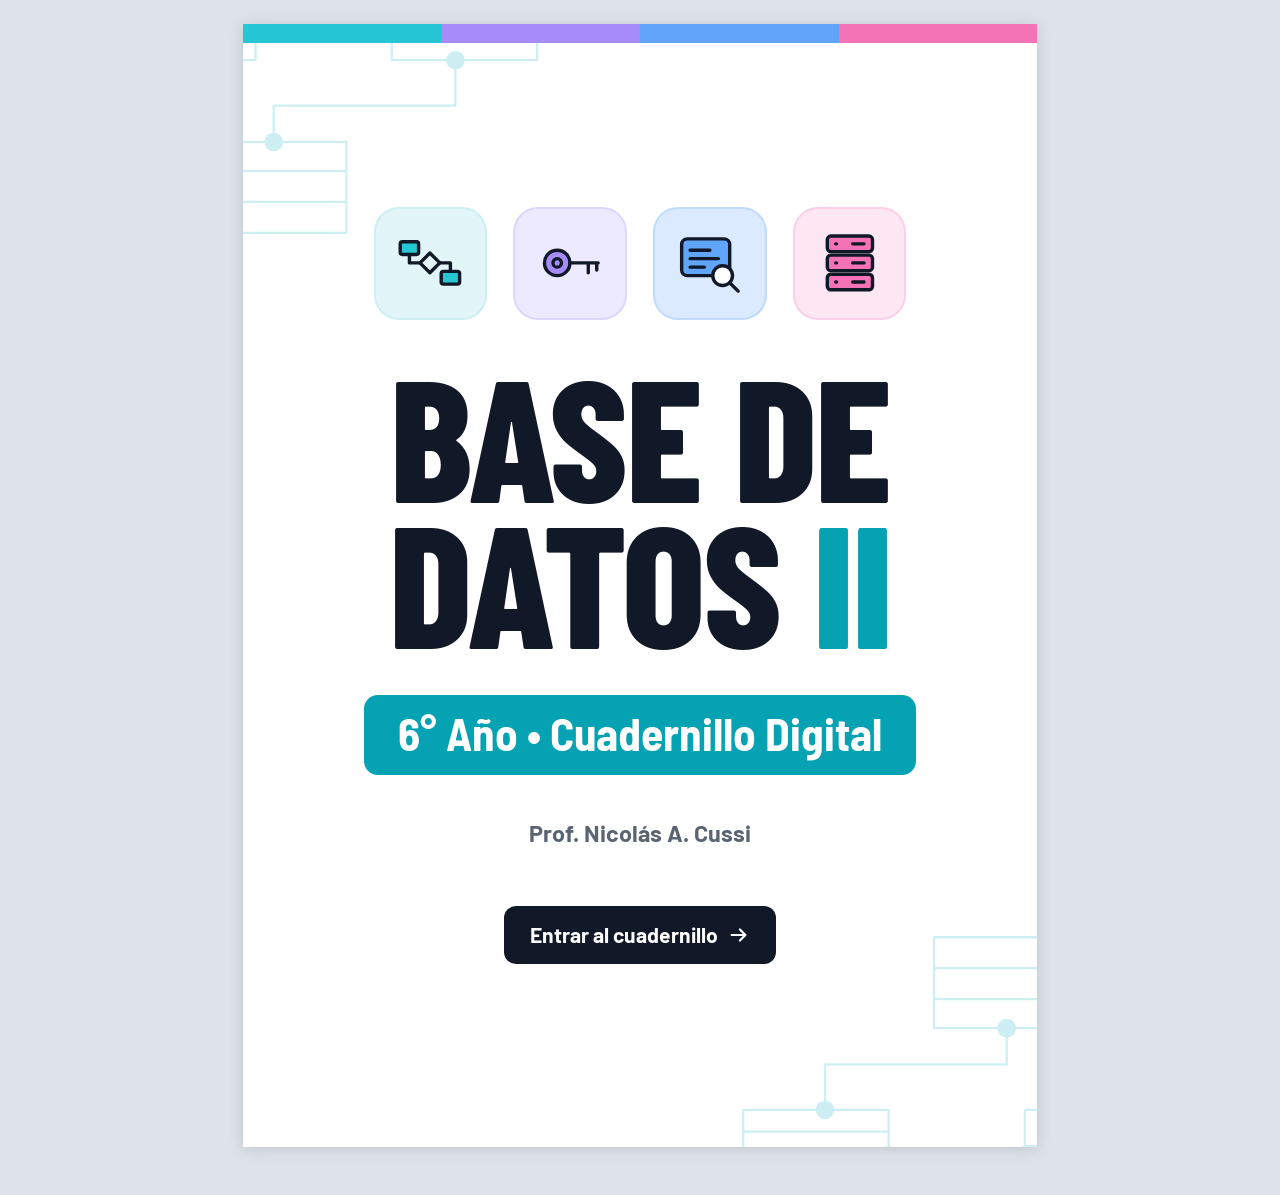
<file: index.html>
<!DOCTYPE html>
<html lang="es-AR">
<head>
  <meta charset="utf-8">
  <meta name="viewport" content="width=device-width, initial-scale=1">
  <title>Base de Datos II — Cuadernillo Digital · Prof. Nicolás A. Cussi</title>
  <meta name="description" content="Cuadernillo digital de Base de Datos II (6.º año). Prof. Nicolás A. Cussi.">
  <meta name="theme-color" content="#26C6D4">
  <!-- Vista previa del enlace (WhatsApp, Classroom, etc.) -->
  <meta property="og:type" content="website">
  <meta property="og:locale" content="es_AR">
  <meta property="og:site_name" content="Base de Datos II · Cuadernillo Digital">
  <meta property="og:title" content="Base de Datos II — Cuadernillo Digital">
  <meta property="og:description" content="6.º año · Prof. Nicolás A. Cussi">
  <meta property="og:url" content="https://prof-nkocussi.github.io/App-Web-Base-de-Datos-2/">
  <meta property="og:image" content="https://prof-nkocussi.github.io/App-Web-Base-de-Datos-2/assets/img/miniatura.png">
  <meta property="og:image:width" content="1200">
  <meta property="og:image:height" content="630">
  <meta property="og:image:alt" content="Base de Datos II, cuadernillo digital de 6.º año">
  <meta name="twitter:card" content="summary_large_image">
  <link rel="preload" href="assets/fonts/barlow-condensed-latin-800-normal.woff2" as="font" type="font/woff2" crossorigin>
  <link rel="stylesheet" href="assets/css/estilos.css">
  <style>
    /* Portada principal: solo se usa en esta página */
    .tapa-pagina { background: var(--blanco, #fff); }
    .tapa { background: var(--blanco, #fff); }
    .tapa {
      position: relative; overflow: hidden;
      min-height: 100vh; min-height: 100dvh;
      display: flex; flex-direction: column; align-items: center; justify-content: center;
      gap: clamp(18px, 3.2vh, 32px);
      padding: 40px 20px 48px; text-align: center;
    }
    .tapa::before {   /* franja de arriba: los cuatro colores de los módulos */
      content: ""; position: absolute; left: 0; right: 0; top: 0; height: 10px; z-index: 1;
      background: linear-gradient(90deg, var(--acento, #26C6D4) 0 25%, var(--diseno, #A78BFA) 25% 50%, var(--sql, #60A5FA) 50% 75%, var(--servidor, #F472B6) 75%);
    }
    .tapa__red {      /* dibujo de fondo: tablas relacionadas */
      position: absolute; width: min(70vw, 520px); height: auto;
      color: var(--acento-claro, #CDEFF4); fill: currentColor; stroke: currentColor;
      stroke-width: 2.5; stroke-linecap: round; stroke-linejoin: round; pointer-events: none;
    }
    .tapa__red--a { left: -90px; top: -60px; }
    .tapa__red--b { right: -110px; bottom: -80px; transform: rotate(180deg); }
    .tapa > :not(.tapa__red) { position: relative; }

    .tapa__iconos { display: flex; justify-content: center; gap: clamp(10px, 3vw, 22px); }
    .tapa__iconos li {
      display: flex; align-items: center; justify-content: center;
      width: clamp(62px, 17vw, 104px); aspect-ratio: 1;
      background: var(--acento-suave, #E2F5F8);
      border: 2px solid var(--acento-claro, #CDEFF4); border-radius: 22%;
    }
    .tapa__iconos .ico { width: 62%; height: 62%; stroke-width: 2.4; }
    .tapa__iconos .m2 .ico { --ac: var(--diseno); }
    .tapa__iconos .m2 { background: var(--diseno-suave); border-color: var(--diseno-claro); }
    .tapa__iconos .m3 .ico { --ac: var(--sql); }
    .tapa__iconos .m3 { background: var(--sql-suave); border-color: var(--sql-claro); }
    .tapa__iconos .m4 .ico { --ac: var(--servidor); }
    .tapa__iconos .m4 { background: var(--servidor-suave); border-color: var(--servidor-claro); }

    .tapa__titulo {
      font-family: var(--fuente-titular, "Barlow Condensed", sans-serif); font-weight: 800;
      font-size: clamp(76px, 22.5vw, 180px); line-height: .84; letter-spacing: -.012em;
      color: var(--tinta, #111827); text-transform: uppercase;
    }
    .tapa__titulo span { color: var(--acento-numero, #05A2B4); }

    .tapa__chip {
      display: inline-block;
      background: var(--acento-numero, #05A2B4); color: var(--blanco, #fff);
      font-family: var(--fuente-titulo, "Barlow Semi Condensed", sans-serif); font-weight: 700;
      font-size: clamp(20px, 5.7vw, 40px); line-height: 1.05;
      padding: .34em .75em .38em; border-radius: 14px;
    }
    .tapa__datos { display: flex; flex-direction: column; gap: 6px; }
    .tapa__profe { color: var(--gris, #5B6472); font-weight: 700; font-size: clamp(16px, 4vw, 22px); }

    .tapa__entrar {
      display: inline-flex; align-items: center; gap: 10px; margin-top: 6px;
      position: relative; isolation: isolate;
      background: transparent; color: var(--blanco, #fff);
      font-weight: 700; font-size: clamp(17px, 4.4vw, 21px); text-decoration: none;
      padding: 14px 26px; border-radius: 12px;
    }
    .tapa__entrar::before {
      content: ""; position: absolute; inset: 0; z-index: -1;
      background: var(--tinta, #111827); border-radius: inherit;
      animation: tapa-pulso 2.4s ease-in-out infinite;
    }
    .tapa__entrar:hover::before { background: #263244; }
    .tapa__entrar:focus-visible { outline: 3px solid var(--acento-numero, #05A2B4); outline-offset: 4px; }
    @keyframes tapa-pulso {
      0%, 100% { transform: scale(1); box-shadow: 0 0 0 0 rgba(5, 162, 180, .38); }
      50% { transform: scale(1.035); box-shadow: 0 0 0 9px rgba(5, 162, 180, 0); }
    }
    @media (prefers-reduced-motion: reduce) {
      .tapa__entrar::before { animation: none; }
    }
    .tapa__entrar svg { width: 22px; height: 22px; fill: none; stroke: currentColor; stroke-width: 2.4; stroke-linecap: round; stroke-linejoin: round; }

    /* Celular acostado */
    @media (max-width: 859px) and (max-height: 560px) and (orientation: landscape) {
      .tapa { gap: 12px; padding: 26px 20px; }
      .tapa__titulo { font-size: clamp(54px, 19vh, 110px); }
      .tapa__iconos li { width: 54px; }
    }
    /* PC e impresión: hoja A4 vertical, como las láminas */
    @media (min-width: 860px), print {
      .tapa-pagina { background: var(--fondo-pantalla, #DDE3E9); }
      .tapa {
        width: 210mm; height: 297mm; min-height: 0;
        margin: 24px auto 48px; padding: 20mm 16mm;
        gap: 11mm;
        box-shadow: 0 2px 14px rgba(17, 24, 39, .14);
      }
      .tapa::before { height: 5mm; }
      .tapa__red { width: 125mm; }
      .tapa__red--a { left: -40mm; top: -24mm; }
      .tapa__red--b { right: -40mm; bottom: -24mm; }
      .tapa__iconos { gap: 7mm; }
      .tapa__iconos li { width: 30mm; }
      .tapa__titulo { font-size: 46mm; }
      .tapa__chip { font-size: 12mm; }
      .tapa__profe { font-size: 6.2mm; }
      .tapa__entrar { font-size: 5.6mm; margin-top: 4mm; }
    }
    @media print {
      .tapa-pagina { background: var(--blanco, #fff); }
      .tapa { margin: 0; box-shadow: none; }
      .tapa__entrar { display: none; }
    }
  </style>
</head>
<body class="tapa-pagina">

<main class="tapa">
  <!-- Fondo decorativo -->
  <svg class="tapa__red tapa__red--a" viewBox="0 0 520 360" aria-hidden="true" focusable="false">
    <path d="M30 40h150v100H30zM30 70h150M30 100h150M330 20h160v120H330zM330 52h160M330 84h160M330 116h160M120 230h160v100H120zM120 262h160M120 296h160M180 90h150M200 230v-40h200v-50" fill="none"/>
    <circle cx="180" cy="90" r="9"/><circle cx="330" cy="90" r="9"/><circle cx="200" cy="230" r="9"/><circle cx="400" cy="140" r="9"/>
  </svg>
  <svg class="tapa__red tapa__red--b" viewBox="0 0 520 360" aria-hidden="true" focusable="false">
    <path d="M30 40h150v100H30zM30 70h150M30 100h150M330 20h160v120H330zM330 52h160M330 84h160M330 116h160M120 230h160v100H120zM120 262h160M120 296h160M180 90h150M200 230v-40h200v-50" fill="none"/>
    <circle cx="180" cy="90" r="9"/><circle cx="330" cy="90" r="9"/><circle cx="200" cy="230" r="9"/><circle cx="400" cy="140" r="9"/>
  </svg>

  <!-- Íconos, uno por módulo: modelización (DER), diseño (clave), lenguajes (consulta) y servidores -->
  <ul class="tapa__iconos" aria-hidden="true">
    <li><svg class="ico" viewBox="0 0 48 48" focusable="false">
      <rect x="3" y="9" width="13" height="9" rx="1.500" style="fill:var(--ac)"/><rect x="32" y="30" width="13" height="9" rx="1.500" style="fill:var(--ac)"/>
      <path d="M24 17 31 24 24 31 17 24z"/><path d="M9.500 18v6H17M31 24h7.500v6"/>
    </svg></li>
    <li class="m2"><svg class="ico" viewBox="0 0 48 48" focusable="false">
      <circle cx="15" cy="24" r="9" style="fill:var(--ac)"/><circle cx="15" cy="24" r="3"/>
      <path d="M24 24h20M37 24v7M43 24v5"/>
    </svg></li>
    <li class="m3"><svg class="ico" viewBox="0 0 48 48" focusable="false">
      <rect x="4" y="7" width="34" height="26" rx="4" style="fill:var(--ac)"/>
      <path d="M10 15h14M10 21h20M10 27h10"/>
      <circle cx="33" cy="33" r="7" style="fill:var(--blanco)"/><path d="M38 38l6 6"/>
    </svg></li>
    <li class="m4"><svg class="ico" viewBox="0 0 48 48" focusable="false">
      <rect x="8" y="5" width="32" height="11" rx="2.500" style="fill:var(--ac)"/><rect x="8" y="18.500" width="32" height="11" rx="2.500" style="fill:var(--ac)"/><rect x="8" y="32" width="32" height="11" rx="2.500" style="fill:var(--ac)"/>
      <path d="M14 10.500h.500M14 24h.500M14 37.500h.500M26 10.500h8M26 24h8M26 37.500h8"/>
    </svg></li>
  </ul>

  <h1 class="tapa__titulo">Base de<br>Datos <span>II</span></h1>

  <p class="tapa__chip">6° Año • Cuadernillo Digital</p>

  <div class="tapa__datos">
    <p class="tapa__profe">Prof. Nicolás A. Cussi</p>
  </div>

  <a class="tapa__entrar" href="indice.html">
    Entrar al cuadernillo
    <svg viewBox="0 0 24 24" aria-hidden="true" focusable="false"><path d="M4 12h15M13 6l6 6-6 6"/></svg>
  </a>
</main>

</body>
</html>
</file>
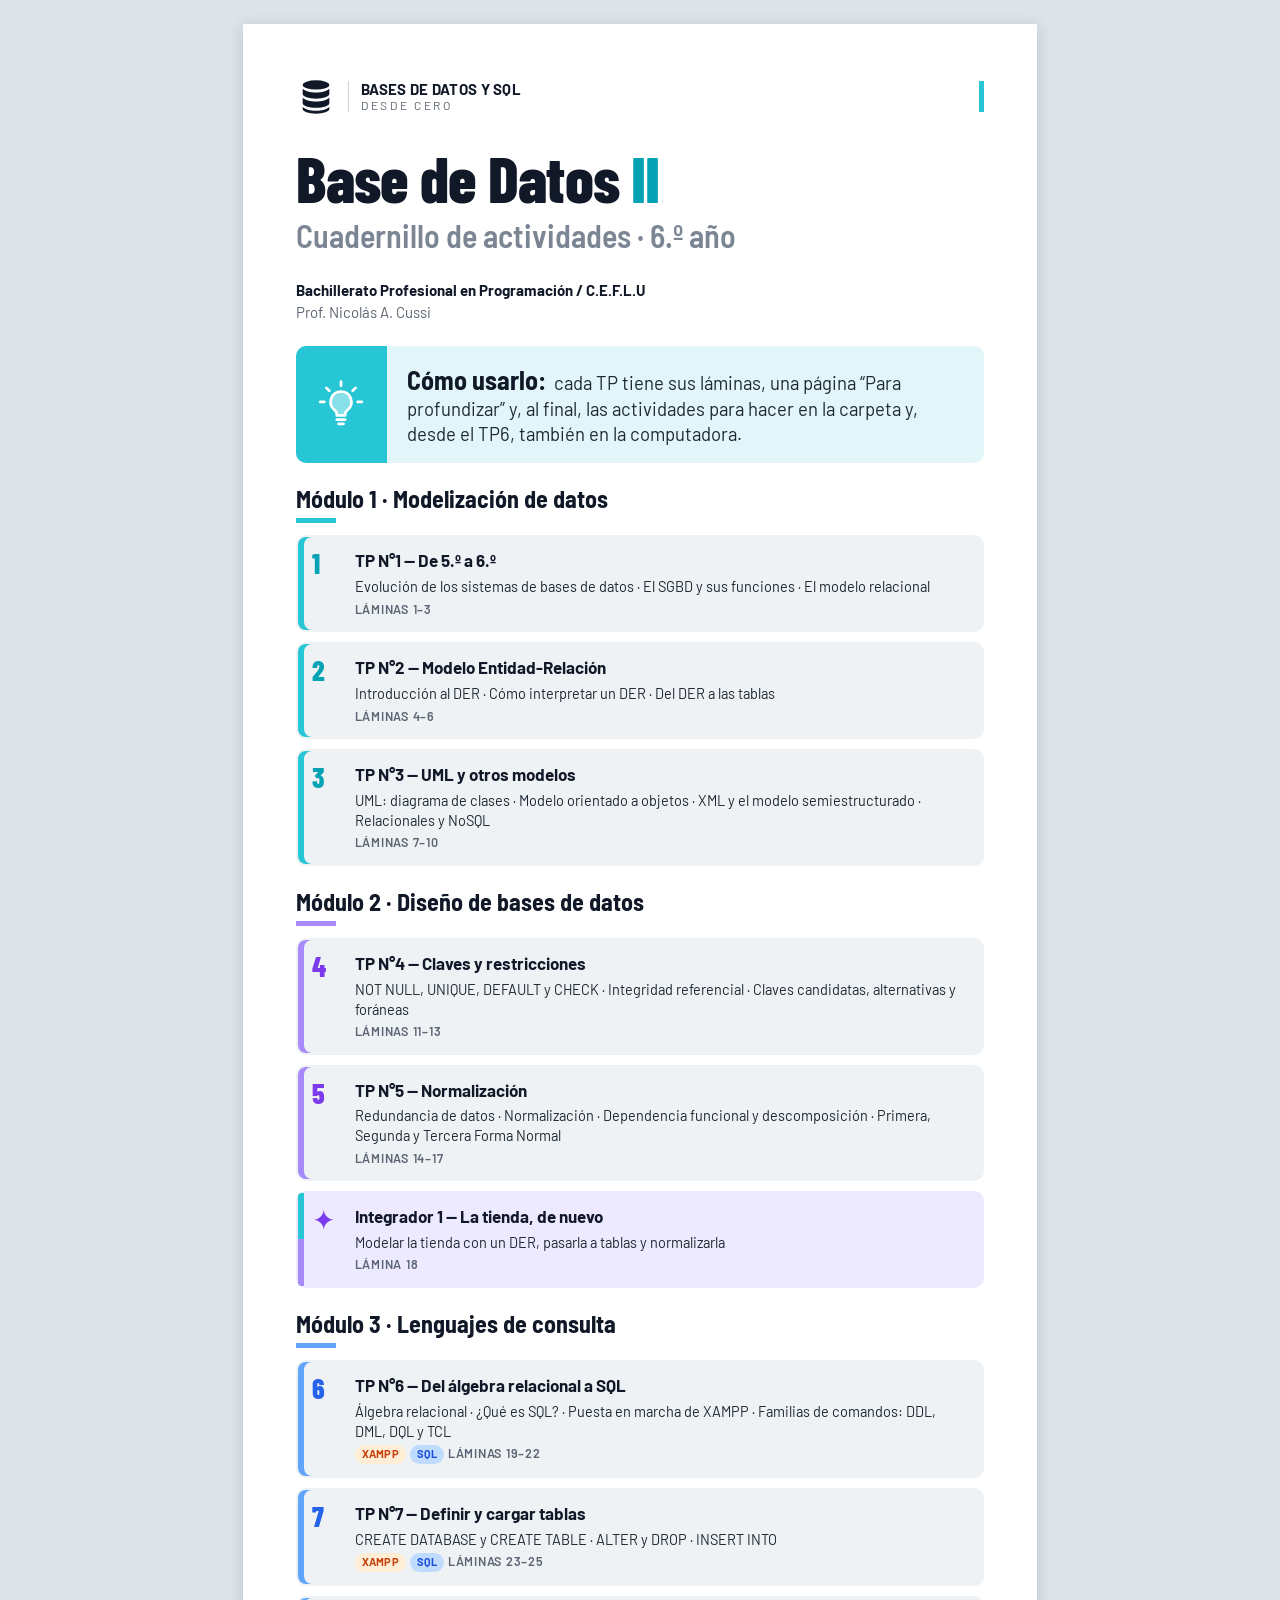
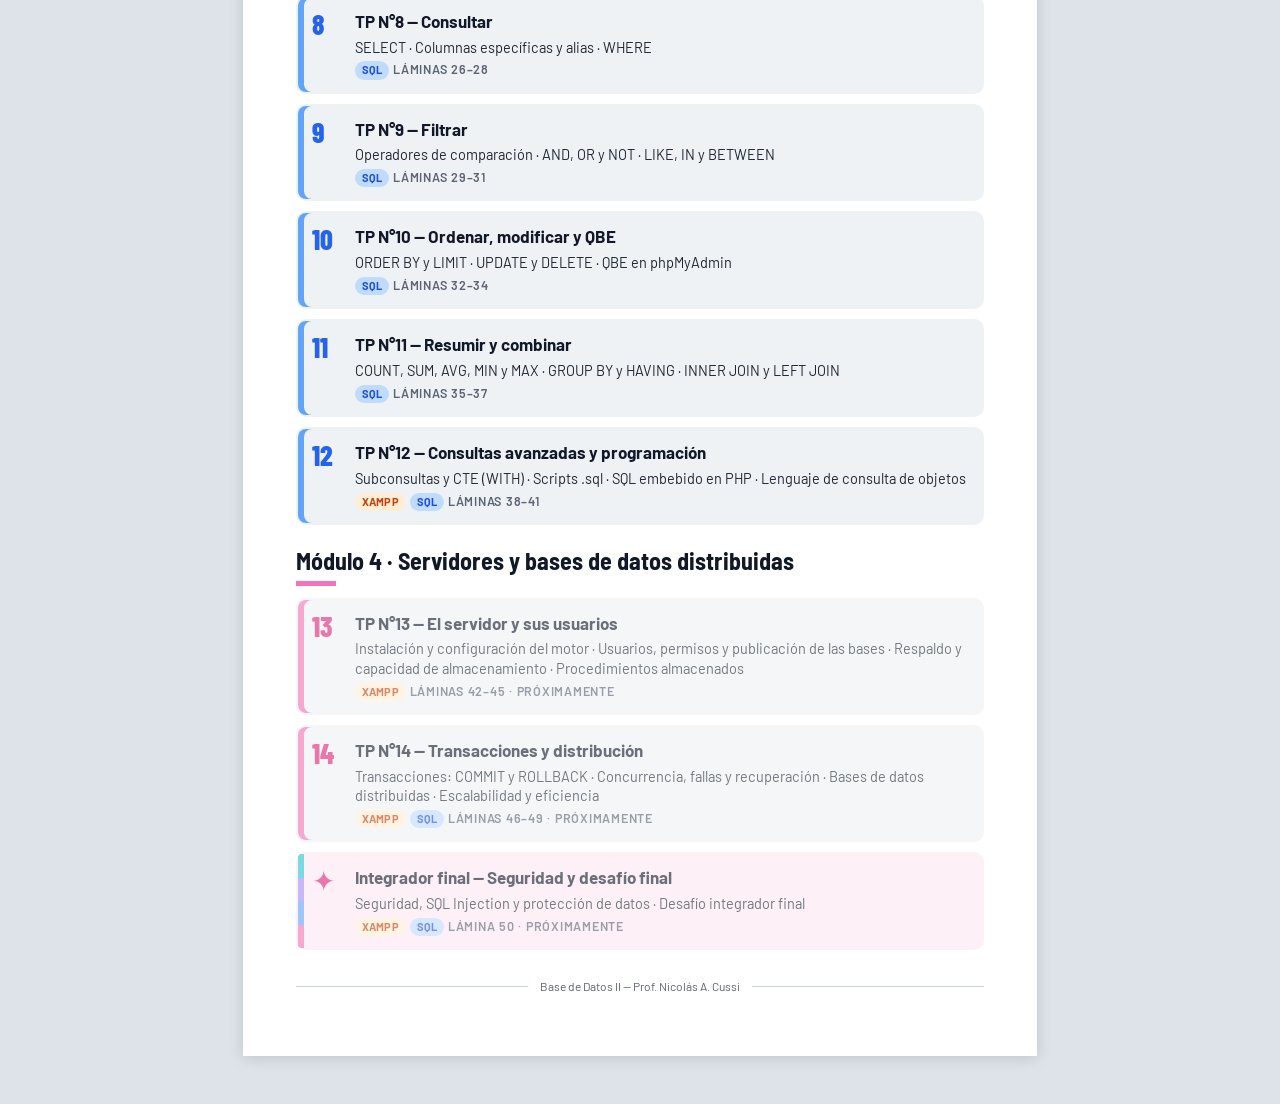
<file: indice.html>
<!DOCTYPE html>
<html lang="es-AR">
<head>
  <meta charset="utf-8">
  <meta name="viewport" content="width=device-width, initial-scale=1">
  <title>Base de Datos II — Cuadernillo de actividades · Prof. Nicolás A. Cussi</title>
  <meta name="description" content="Cuadernillo de actividades de Base de Datos II (6.º año), organizado en 14 TPs y dos integradores. Bachillerato en Programación, Ushuaia.">
  <meta name="theme-color" content="#26C6D4">
  <!-- Vista previa del enlace (WhatsApp, Classroom, etc.) -->
  <meta property="og:type" content="website">
  <meta property="og:locale" content="es_AR">
  <meta property="og:site_name" content="Base de Datos II · Cuadernillo Digital">
  <meta property="og:title" content="Índice de TPs · Base de Datos II">
  <meta property="og:description" content="6.º año · Prof. Nicolás A. Cussi">
  <meta property="og:url" content="https://prof-nkocussi.github.io/App-Web-Base-de-Datos-2/indice.html">
  <meta property="og:image" content="https://prof-nkocussi.github.io/App-Web-Base-de-Datos-2/assets/img/miniatura.png">
  <meta property="og:image:width" content="1200">
  <meta property="og:image:height" content="630">
  <meta property="og:image:alt" content="Base de Datos II, cuadernillo digital de 6.º año">
  <meta name="twitter:card" content="summary_large_image">
  <link rel="preload" href="assets/fonts/barlow-condensed-latin-800-normal.woff2" as="font" type="font/woff2" crossorigin>
  <link rel="stylesheet" href="assets/css/estilos.css">
</head>
<body>

<svg width="0" height="0" style="position:absolute" aria-hidden="true" focusable="false">
  <defs>
    <symbol id="i-db-solido" viewBox="0 0 48 48">
      <g style="fill:currentColor;stroke:none">
        <ellipse cx="24" cy="9.5" rx="16" ry="5.5"/>
        <path d="M8 14c2.8 2.9 9.1 4.5 16 4.5S37.2 16.9 40 14v6.5c0 3-7.2 5.5-16 5.5S8 23.5 8 20.5z"/>
        <path d="M8 25c2.8 2.9 9.1 4.5 16 4.5S37.2 27.9 40 25v6.5c0 3-7.2 5.5-16 5.5S8 34.5 8 31.5z"/>
        <path d="M8 36c2.8 2.9 9.1 4.5 16 4.5S37.2 38.9 40 36v2.5c0 3-7.2 5.5-16 5.5S8 41.5 8 38.5z"/>
      </g>
    </symbol>
  </defs>
</svg>

<a class="saltar" href="#indice">Saltar al índice</a>

<main class="portada">
  <div class="cab" aria-hidden="true">
    <svg class="cab__logo"><use href="#i-db-solido"/></svg>
    <div class="cab__marca"><b>BASES DE DATOS Y SQL</b><span>DESDE CERO</span></div>
    <span class="cab__raya"></span>
  </div>

  <header class="portada__hero">
    <h1>Base de Datos <span>II</span></h1>
    <p class="tit__sub">Cuadernillo de actividades · 6.º año</p>
  </header>

  <p class="portada__datos">
    <strong>Bachillerato Profesional en Programación / C.E.F.L.U</strong> <br>
    Prof. Nicolás A. Cussi
  </p>

  <aside class="idea" aria-label="Cómo usar el cuadernillo">
    <span class="idea__ico" aria-hidden="true">
      <svg class="ico" viewBox="0 0 48 48" focusable="false">
        <path d="M24 2.5v4M10 8.5l2.8 2.8M38 8.5l-2.8 2.8M4 22h4M40 22h4"/>
        <path d="M24 12a10 10 0 0 0-6.2 17.8c1.4 1.2 2.2 2.6 2.2 4.2v1h8v-1c0-1.6.8-3 2.2-4.2A10 10 0 0 0 24 12z" style="fill:var(--ac)"/>
        <path d="M20 39h8M21.5 43h5"/>
      </svg>
    </span>
    <p><strong>Cómo usarlo:</strong> cada TP tiene sus láminas, una página “Para profundizar” y, al final, las actividades para hacer en la carpeta y, desde el TP6, también en la computadora.</p>
  </aside>

  <section class="bloque modulo-1" id="indice" aria-labelledby="b1">
    <h2 class="subtitulo" id="b1">Módulo 1 · Modelización de datos</h2>
    <ul class="lista-tp">
      <li>
        <a class="tp" href="unidades/tp01.html">
          <span class="tp__num" aria-hidden="true">1</span>
          <span class="tp__titulo">TP N°1 — De 5.º a 6.º</span>
          <span class="tp__temas">Evolución de los sistemas de bases de datos · El SGBD y sus funciones · El modelo relacional</span>
          <span class="tp__meta">Láminas 1–3 <span class="tp__visto" data-visto="1" hidden>· ✓ Visto</span></span>
        </a>
      </li>
      <li>
        <a class="tp" href="unidades/tp02.html">
          <span class="tp__num" aria-hidden="true">2</span>
          <span class="tp__titulo">TP N°2 — Modelo Entidad-Relación</span>
          <span class="tp__temas">Introducción al DER · Cómo interpretar un DER · Del DER a las tablas</span>
          <span class="tp__meta">Láminas 4–6 <span class="tp__visto" data-visto="2" hidden>· ✓ Visto</span></span>
        </a>
      </li>
      <li>
        <a class="tp" href="unidades/tp03.html">
          <span class="tp__num" aria-hidden="true">3</span>
          <span class="tp__titulo">TP N°3 — UML y otros modelos</span>
          <span class="tp__temas">UML: diagrama de clases · Modelo orientado a objetos · XML y el modelo semiestructurado · Relacionales y NoSQL</span>
          <span class="tp__meta">Láminas 7–10 <span class="tp__visto" data-visto="3" hidden>· ✓ Visto</span></span>
        </a>
      </li>
    </ul>
  </section>

  <section class="bloque modulo-2" aria-labelledby="b2">
    <h2 class="subtitulo" id="b2">Módulo 2 · Diseño de bases de datos</h2>
    <ul class="lista-tp">
      <li>
        <a class="tp" href="unidades/tp04.html">
          <span class="tp__num" aria-hidden="true">4</span>
          <span class="tp__titulo">TP N°4 — Claves y restricciones</span>
          <span class="tp__temas">NOT NULL, UNIQUE, DEFAULT y CHECK · Integridad referencial · Claves candidatas, alternativas y foráneas</span>
          <span class="tp__meta">Láminas 11–13 <span class="tp__visto" data-visto="4" hidden>· ✓ Visto</span></span>
        </a>
      </li>
      <li>
        <a class="tp" href="unidades/tp05.html">
          <span class="tp__num" aria-hidden="true">5</span>
          <span class="tp__titulo">TP N°5 — Normalización</span>
          <span class="tp__temas">Redundancia de datos · Normalización · Dependencia funcional y descomposición · Primera, Segunda y Tercera Forma Normal</span>
          <span class="tp__meta">Láminas 14–17 <span class="tp__visto" data-visto="5" hidden>· ✓ Visto</span></span>
        </a>
      </li>
      <li>
        <a class="tp tp--integrador tp--int1" href="unidades/int1.html">
          <span class="tp__num" aria-hidden="true">✦</span>
          <span class="tp__titulo">Integrador 1 — La tienda, de nuevo</span>
          <span class="tp__temas">Modelar la tienda con un DER, pasarla a tablas y normalizarla</span>
          <span class="tp__meta">Lámina 18 <span class="tp__visto" data-visto="int1" hidden>· ✓ Visto</span></span>
        </a>
      </li>
    </ul>
  </section>

  <section class="bloque modulo-3" aria-labelledby="b3">
    <h2 class="subtitulo" id="b3">Módulo 3 · Lenguajes de consulta</h2>
    <ul class="lista-tp">
      <li>
        <a class="tp" href="unidades/tp06.html">
          <span class="tp__num" aria-hidden="true">6</span>
          <span class="tp__titulo">TP N°6 — Del álgebra relacional a SQL</span>
          <span class="tp__temas">Álgebra relacional · ¿Qué es SQL? · Puesta en marcha de XAMPP · Familias de comandos: DDL, DML, DQL y TCL</span>
          <span class="tp__meta"><span class="etq etq--xampp">XAMPP</span> <span class="etq etq--sql">SQL</span> Láminas 19–22 <span class="tp__visto" data-visto="6" hidden>· ✓ Visto</span></span>
        </a>
      </li>
      <li>
        <a class="tp" href="unidades/tp07.html">
          <span class="tp__num" aria-hidden="true">7</span>
          <span class="tp__titulo">TP N°7 — Definir y cargar tablas</span>
          <span class="tp__temas">CREATE DATABASE y CREATE TABLE · ALTER y DROP · INSERT INTO</span>
          <span class="tp__meta"><span class="etq etq--xampp">XAMPP</span> <span class="etq etq--sql">SQL</span> Láminas 23–25 <span class="tp__visto" data-visto="7" hidden>· ✓ Visto</span></span>
        </a>
      </li>
      <li>
        <a class="tp" href="unidades/tp08.html">
          <span class="tp__num" aria-hidden="true">8</span>
          <span class="tp__titulo">TP N°8 — Consultar</span>
          <span class="tp__temas">SELECT · Columnas específicas y alias · WHERE</span>
          <span class="tp__meta"><span class="etq etq--sql">SQL</span> Láminas 26–28 <span class="tp__visto" data-visto="8" hidden>· ✓ Visto</span></span>
        </a>
      </li>
      <li>
        <a class="tp" href="unidades/tp09.html">
          <span class="tp__num" aria-hidden="true">9</span>
          <span class="tp__titulo">TP N°9 — Filtrar</span>
          <span class="tp__temas">Operadores de comparación · AND, OR y NOT · LIKE, IN y BETWEEN</span>
          <span class="tp__meta"><span class="etq etq--sql">SQL</span> Láminas 29–31 <span class="tp__visto" data-visto="9" hidden>· ✓ Visto</span></span>
        </a>
      </li>
      <li>
        <a class="tp" href="unidades/tp10.html">
          <span class="tp__num" aria-hidden="true">10</span>
          <span class="tp__titulo">TP N°10 — Ordenar, modificar y QBE</span>
          <span class="tp__temas">ORDER BY y LIMIT · UPDATE y DELETE · QBE en phpMyAdmin</span>
          <span class="tp__meta"><span class="etq etq--sql">SQL</span> Láminas 32–34 <span class="tp__visto" data-visto="10" hidden>· ✓ Visto</span></span>
        </a>
      </li>
      <li>
        <a class="tp" href="unidades/tp11.html">
          <span class="tp__num" aria-hidden="true">11</span>
          <span class="tp__titulo">TP N°11 — Resumir y combinar</span>
          <span class="tp__temas">COUNT, SUM, AVG, MIN y MAX · GROUP BY y HAVING · INNER JOIN y LEFT JOIN</span>
          <span class="tp__meta"><span class="etq etq--sql">SQL</span> Láminas 35–37 <span class="tp__visto" data-visto="11" hidden>· ✓ Visto</span></span>
        </a>
      </li>
      <li>
        <a class="tp" href="unidades/tp12.html">
          <span class="tp__num" aria-hidden="true">12</span>
          <span class="tp__titulo">TP N°12 — Consultas avanzadas y programación</span>
          <span class="tp__temas">Subconsultas y CTE (WITH) · Scripts .sql · SQL embebido en PHP · Lenguaje de consulta de objetos</span>
          <span class="tp__meta"><span class="etq etq--xampp">XAMPP</span> <span class="etq etq--sql">SQL</span> Láminas 38–41 <span class="tp__visto" data-visto="12" hidden>· ✓ Visto</span></span>
        </a>
      </li>
    </ul>
  </section>

  <section class="bloque modulo-4" aria-labelledby="b4">
    <h2 class="subtitulo" id="b4">Módulo 4 · Servidores y bases de datos distribuidas</h2>
    <ul class="lista-tp">
      <li>
        <div class="tp tp--pronto">
          <span class="tp__num" aria-hidden="true">13</span>
          <span class="tp__titulo">TP N°13 — El servidor y sus usuarios</span>
          <span class="tp__temas">Instalación y configuración del motor · Usuarios, permisos y publicación de las bases · Respaldo y capacidad de almacenamiento · Procedimientos almacenados</span>
          <span class="tp__meta"><span class="etq etq--xampp">XAMPP</span> Láminas 42–45 · Próximamente</span>
        </div>
      </li>
      <li>
        <div class="tp tp--pronto">
          <span class="tp__num" aria-hidden="true">14</span>
          <span class="tp__titulo">TP N°14 — Transacciones y distribución</span>
          <span class="tp__temas">Transacciones: COMMIT y ROLLBACK · Concurrencia, fallas y recuperación · Bases de datos distribuidas · Escalabilidad y eficiencia</span>
          <span class="tp__meta"><span class="etq etq--xampp">XAMPP</span> <span class="etq etq--sql">SQL</span> Láminas 46–49 · Próximamente</span>
        </div>
      </li>
      <li>
        <div class="tp tp--pronto tp--integrador tp--int2">
          <span class="tp__num" aria-hidden="true">✦</span>
          <span class="tp__titulo">Integrador final — Seguridad y desafío final</span>
          <span class="tp__temas">Seguridad, SQL Injection y protección de datos · Desafío integrador final</span>
          <span class="tp__meta"><span class="etq etq--xampp">XAMPP</span> <span class="etq etq--sql">SQL</span> Lámina 50 · Próximamente</span>
        </div>
      </li>
    </ul>
  </section>

  <footer class="pie">
    <span class="pie__linea"></span>
    <span>Base de Datos II — Prof. Nicolás A. Cussi</span>
    <span class="pie__linea"></span>
  </footer>
</main>

<script src="assets/js/actividades.js"></script>
</body>
</html>
</file>
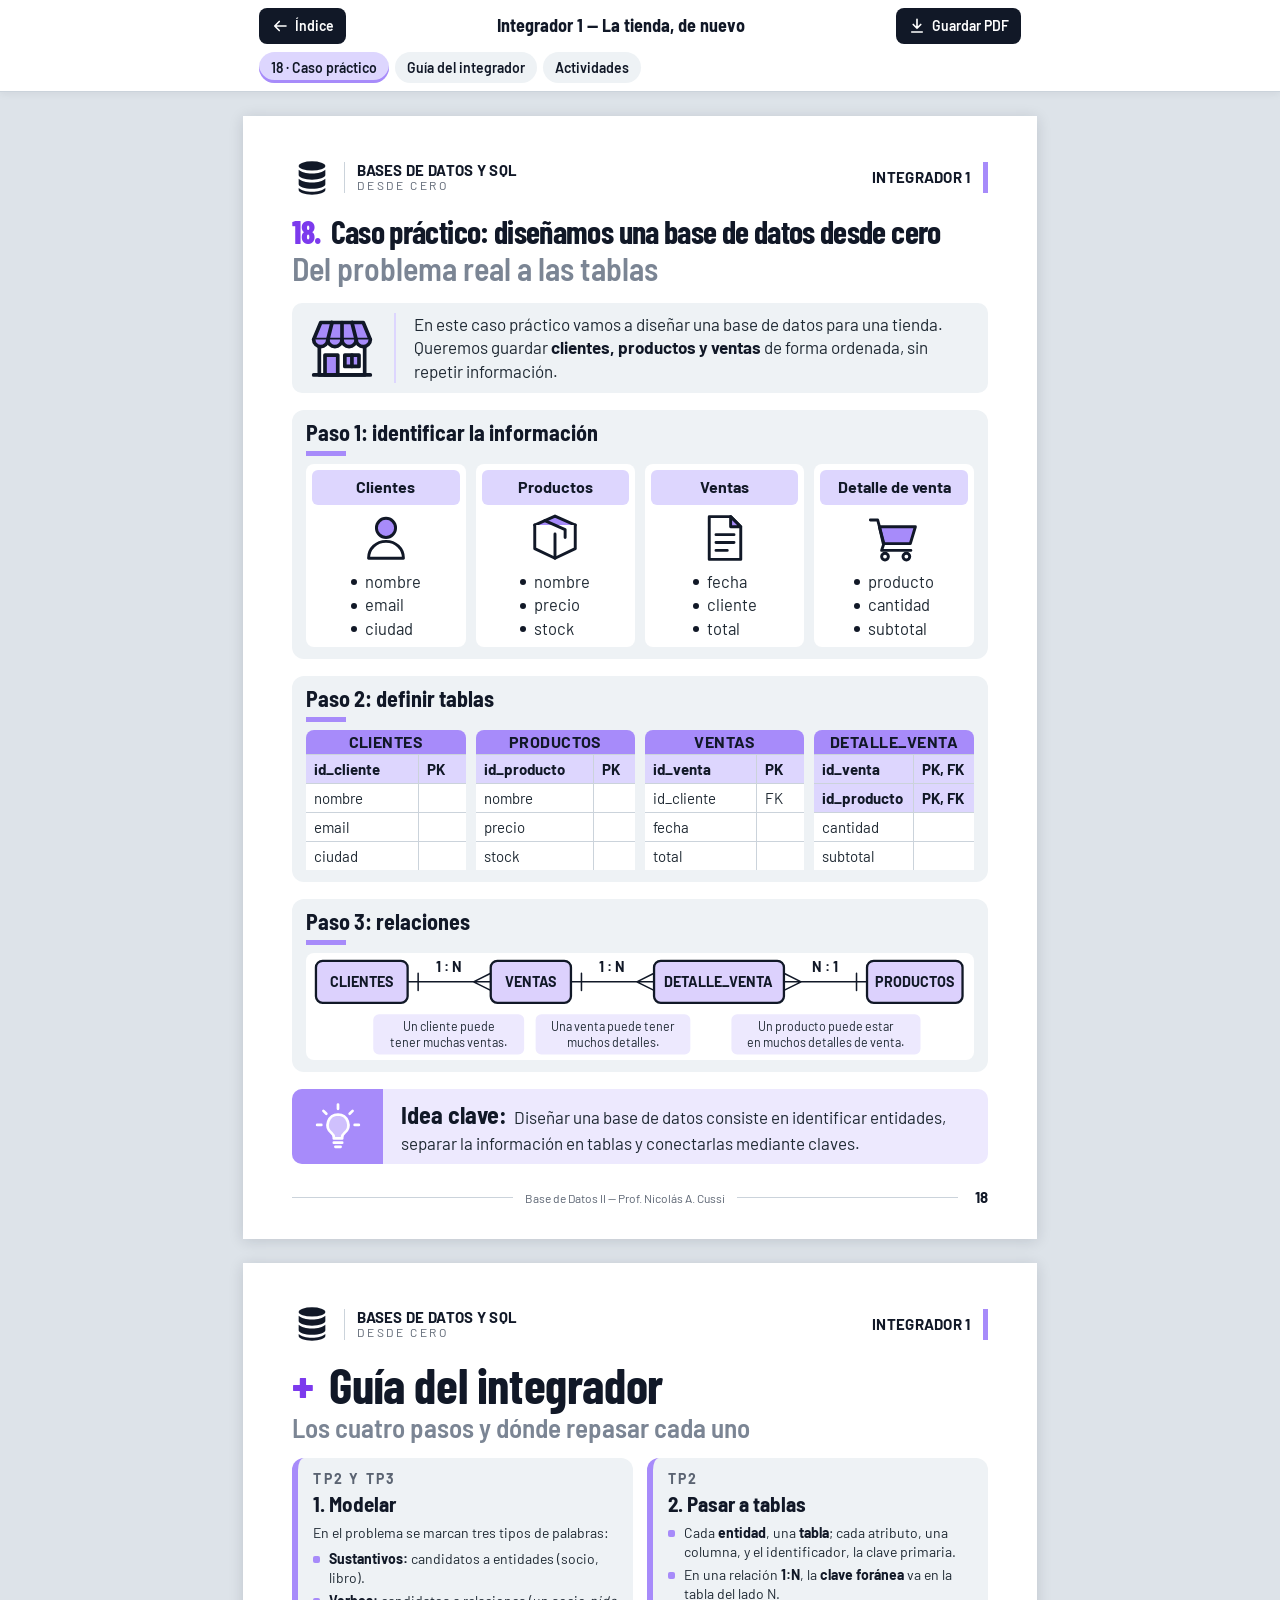
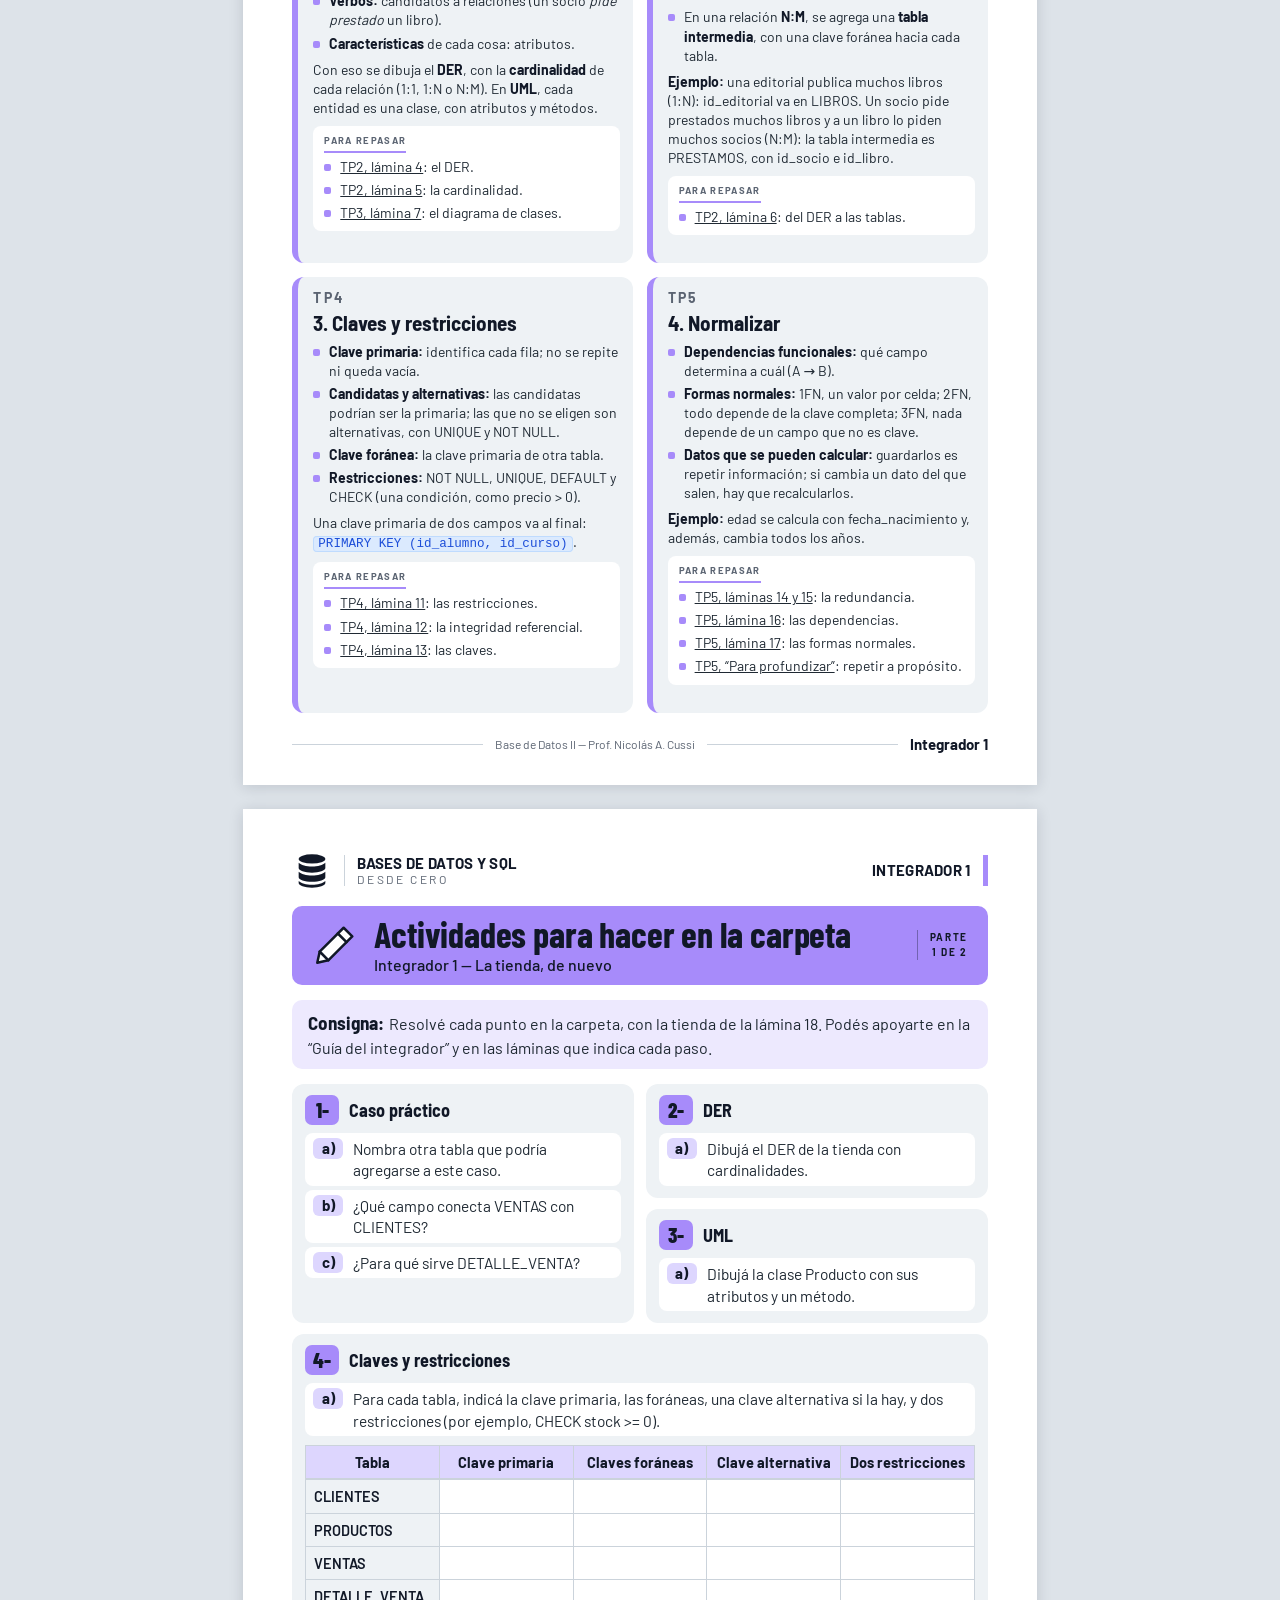
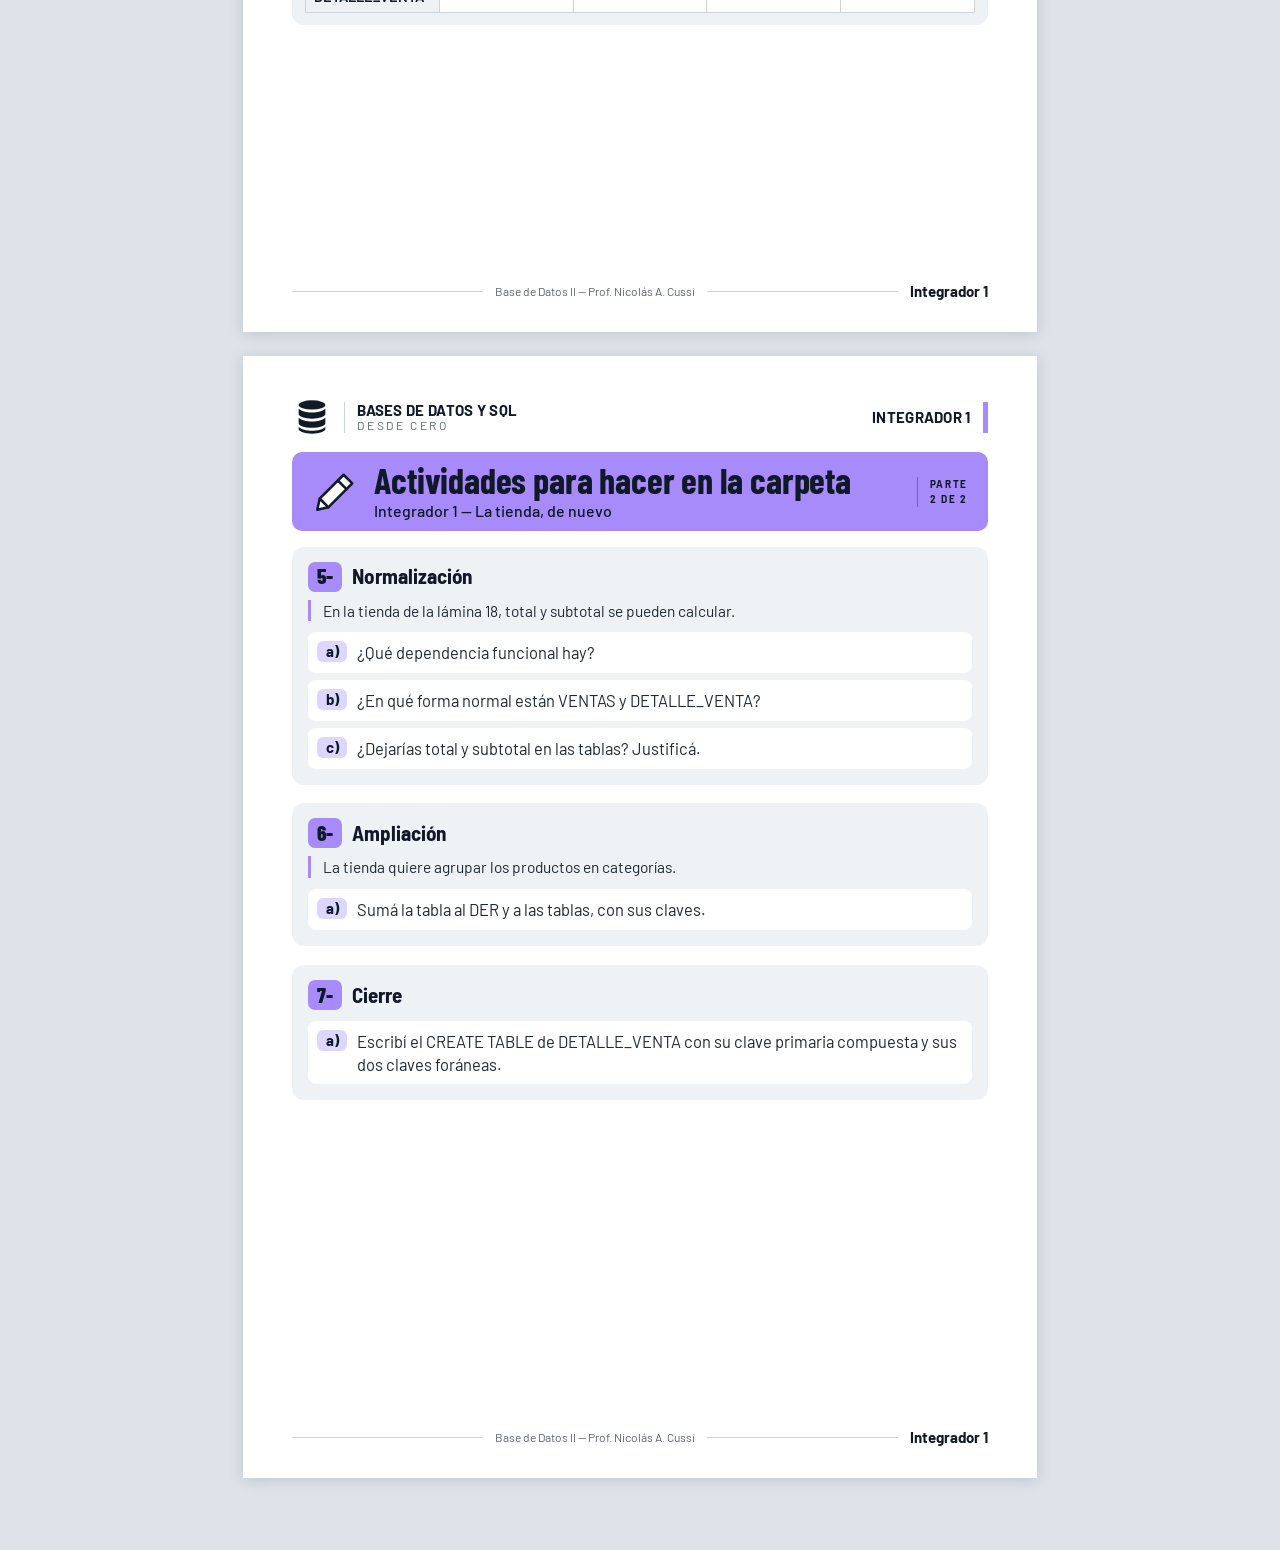
<file: unidades/int1.html>
<!DOCTYPE html>
<html lang="es-AR">
<head>
  <meta charset="utf-8">
  <meta name="viewport" content="width=device-width, initial-scale=1">
  <title>Integrador 1 — La tienda, de nuevo · Base de Datos II</title>
  <meta name="description" content="Integrador 1 de Base de Datos II: el diseño de la base de datos de una tienda desde cero, con el DER, las tablas, las claves, las restricciones y la normalización. Prof. Nicolás A. Cussi.">
  <meta name="theme-color" content="#A78BFA">
  <!-- Vista previa del enlace (WhatsApp, Classroom, etc.) -->
  <meta property="og:type" content="website">
  <meta property="og:locale" content="es_AR">
  <meta property="og:site_name" content="Base de Datos II · Cuadernillo Digital">
  <meta property="og:title" content="Integrador 1 — La tienda, de nuevo · Base de Datos II">
  <meta property="og:description" content="6.º año · Prof. Nicolás A. Cussi">
  <meta property="og:url" content="https://prof-nkocussi.github.io/App-Web-Base-de-Datos-2/unidades/int1.html">
  <meta property="og:image" content="https://prof-nkocussi.github.io/App-Web-Base-de-Datos-2/assets/img/miniatura.png">
  <meta property="og:image:width" content="1200">
  <meta property="og:image:height" content="630">
  <meta property="og:image:alt" content="Base de Datos II, cuadernillo digital de 6.º año">
  <meta name="twitter:card" content="summary_large_image">
  <link rel="preload" href="../assets/fonts/barlow-latin-400-normal.woff2" as="font" type="font/woff2" crossorigin>
  <link rel="preload" href="../assets/fonts/barlow-semi-condensed-latin-700-normal.woff2" as="font" type="font/woff2" crossorigin>
  <link rel="stylesheet" href="../assets/css/estilos.css">
</head>
<body data-tp="int1" class="modulo-2">

<!-- ====== Íconos (SVG simples, rehechos a partir del PDF) ====== -->
<svg width="0" height="0" style="position:absolute" aria-hidden="true" focusable="false">
  <defs>
    <symbol id="i-db-solido" viewBox="0 0 48 48">
      <g style="fill:currentColor;stroke:none">
        <ellipse cx="24" cy="9.5" rx="16" ry="5.5"/>
        <path d="M8 14c2.8 2.9 9.1 4.5 16 4.5S37.2 16.9 40 14v6.5c0 3-7.2 5.5-16 5.5S8 23.5 8 20.5z"/>
        <path d="M8 25c2.8 2.9 9.1 4.5 16 4.5S37.2 27.9 40 25v6.5c0 3-7.2 5.5-16 5.5S8 34.5 8 31.5z"/>
        <path d="M8 36c2.8 2.9 9.1 4.5 16 4.5S37.2 38.9 40 36v2.5c0 3-7.2 5.5-16 5.5S8 41.5 8 38.5z"/>
      </g>
    </symbol>
    <symbol id="i-tienda" viewBox="0 0 48 48">
      <path d="M8 22v21h32V22" style="fill:#fff"/>
      <path d="M9 6h30l5 12H4z" style="fill:var(--ac)"/>
      <path d="M4 18a5 5 0 0 0 10 0 5 5 0 0 0 10 0 5 5 0 0 0 10 0 5 5 0 0 0 10 0" style="fill:var(--ac)"/>
      <path d="M17 6l-3 12M24 6v12M31 6l3 12"/>
      <rect x="12" y="29" width="9" height="14" style="fill:var(--ac)"/>
      <rect x="26" y="29" width="10" height="8" style="fill:var(--ac)"/>
      <path d="M31 29v8M4 43h40"/>
    </symbol>
    <symbol id="i-persona" viewBox="0 0 48 48">
      <circle cx="24" cy="15" r="8.5" style="fill:var(--ac)"/>
      <path d="M8.5 42c0-8.8 6.9-15 15.5-15s15.5 6.2 15.5 15z" style="fill:#fff"/>
    </symbol>
    <symbol id="i-caja" viewBox="0 0 48 48">
      <path d="M24 4.5 42 12.5 24 20.5 6 12.5z" style="fill:var(--ac)"/>
      <path d="M6 12.5v21L24 42l18-8.5v-21" style="fill:#fff"/>
      <path d="M24 20.5V42M15 8.5l18 8v7"/>
    </symbol>
    <symbol id="i-boleta" viewBox="0 0 48 48">
      <path d="M10 5h19l9 9v29H10z" style="fill:#fff"/>
      <path d="M29 5v9h9z" style="fill:var(--ac)"/>
      <path d="M16 21h16M16 28h16M16 35h10"/>
    </symbol>
    <symbol id="i-carrito" viewBox="0 0 48 48">
      <path d="M11 14h32l-4.5 15H14.5z" style="fill:var(--ac)"/>
      <path d="M3 8h6.5l5.5 21-2 6h26"/>
      <circle cx="16" cy="40.5" r="3"/>
      <circle cx="35" cy="40.5" r="3"/>
    </symbol>
    <symbol id="i-lapiz" viewBox="0 0 48 48">
      <path d="M33 6l9 9-25 25-9-9z" style="fill:var(--ac)"/>
      <path d="M8 31 5.5 42.5 17 40z" style="fill:#fff"/>
      <path d="M27 12l9 9"/>
    </symbol>
    <symbol id="i-foco" viewBox="0 0 48 48">
      <path d="M24 2.5v4M10 8.5l2.8 2.8M38 8.5l-2.8 2.8M4 22h4M40 22h4"/>
      <path d="M24 12a10 10 0 0 0-6.2 17.8c1.4 1.2 2.2 2.6 2.2 4.2v1h8v-1c0-1.6.8-3 2.2-4.2A10 10 0 0 0 24 12z" style="fill:var(--ac)"/>
      <path d="M20 39h8M21.5 43h5"/>
    </symbol>
    <symbol id="i-descarga" viewBox="0 0 24 24">
      <path d="M12 3v12M7 10l5 5 5-5M5 20h14"/>
    </symbol>
    <symbol id="i-atras" viewBox="0 0 24 24">
      <path d="M20 12H5M11 6l-6 6 6 6"/>
    </symbol>
  </defs>
</svg>

<a class="saltar" href="#contenido">Saltar al contenido</a>

<header class="barra">
  <div class="barra__fila">
    <a class="boton barra__volver" href="../indice.html"><svg aria-hidden="true" focusable="false"><use href="#i-atras"/></svg><span>Índice</span></a>
    <span class="barra__titulo">Integrador 1 — La tienda, de nuevo</span>
    <button class="boton" type="button" data-imprimir aria-label="Guardar en PDF">
      <svg aria-hidden="true" focusable="false"><use href="#i-descarga"/></svg><span><span class="boton__largo">Guardar </span>PDF</span>
    </button>
  </div>
  <nav class="partes" aria-label="Partes del Integrador 1">
    <a href="#pag-18">18 · Caso práctico</a>
    <a href="#guia">Guía del integrador</a>
    <a href="#actividades">Actividades</a>
  </nav>
</header>

<main id="contenido" class="laminas">
  <h1 class="sr-only">Integrador 1 — La tienda, de nuevo</h1>

  <!-- =================== LÁMINA 18 (PDF pág. 22) =================== -->
  <article class="lamina lamina--densa lamina--compacta" id="pag-18" aria-labelledby="t18">
    <div class="cab" aria-hidden="true">
      <svg class="cab__logo"><use href="#i-db-solido"/></svg>
      <div class="cab__marca"><b>BASES DE DATOS Y SQL</b><span>DESDE CERO</span></div>
      <div class="cab__lema">INTEGRADOR <span class="cab__lema-n">1</span></div>
      <span class="cab__raya"></span>
    </div>

    <div class="tit">
      <h2 class="tit__h tit__h--caso" id="t18"><span class="tit__num">18.</span> Caso práctico: diseñamos una base de datos desde cero</h2>
      <p class="tit__sub">Del problema real a las tablas</p>
    </div>

    <div class="intro">
      <svg class="ico ico--xl" aria-hidden="true" focusable="false"><use href="#i-tienda"/></svg>
      <p>En este caso práctico vamos a diseñar una base de datos para una tienda. Queremos guardar <strong>clientes, productos y ventas</strong> de forma ordenada, sin repetir información.</p>
    </div>

    <section class="panel" aria-labelledby="p1">
      <div class="panel__cab"><h3 class="subtitulo" id="p1">Paso 1: identificar la información</h3></div>
      <ul class="ambitos ambitos--4 info-tienda">
        <li class="tarjeta"><h4 class="tarjeta__cab">Clientes</h4><svg class="ico ico--l" aria-hidden="true" focusable="false"><use href="#i-persona"/></svg><ul class="datos"><li>nombre</li><li>email</li><li>ciudad</li></ul></li>
        <li class="tarjeta"><h4 class="tarjeta__cab">Productos</h4><svg class="ico ico--l" aria-hidden="true" focusable="false"><use href="#i-caja"/></svg><ul class="datos"><li>nombre</li><li>precio</li><li>stock</li></ul></li>
        <li class="tarjeta"><h4 class="tarjeta__cab">Ventas</h4><svg class="ico ico--l" aria-hidden="true" focusable="false"><use href="#i-boleta"/></svg><ul class="datos"><li>fecha</li><li>cliente</li><li>total</li></ul></li>
        <li class="tarjeta"><h4 class="tarjeta__cab">Detalle de venta</h4><svg class="ico ico--l" aria-hidden="true" focusable="false"><use href="#i-carrito"/></svg><ul class="datos"><li>producto</li><li>cantidad</li><li>subtotal</li></ul></li>
      </ul>
    </section>

    <section class="panel" aria-labelledby="p2">
      <div class="panel__cab"><h3 class="subtitulo" id="p2">Paso 2: definir tablas</h3></div>
      <div class="tablas-tienda">
        <table class="tabla-ej tabla-esq">
          <caption>CLIENTES</caption>
          <tbody>
            <tr class="pk"><th scope="row">id_cliente</th><td>PK</td></tr>
            <tr><th scope="row">nombre</th><td></td></tr>
            <tr><th scope="row">email</th><td></td></tr>
            <tr><th scope="row">ciudad</th><td></td></tr>
          </tbody>
        </table>
        <table class="tabla-ej tabla-esq">
          <caption>PRODUCTOS</caption>
          <tbody>
            <tr class="pk"><th scope="row">id_producto</th><td>PK</td></tr>
            <tr><th scope="row">nombre</th><td></td></tr>
            <tr><th scope="row">precio</th><td></td></tr>
            <tr><th scope="row">stock</th><td></td></tr>
          </tbody>
        </table>
        <table class="tabla-ej tabla-esq">
          <caption>VENTAS</caption>
          <tbody>
            <tr class="pk"><th scope="row">id_venta</th><td>PK</td></tr>
            <tr><th scope="row">id_cliente</th><td>FK</td></tr>
            <tr><th scope="row">fecha</th><td></td></tr>
            <tr><th scope="row">total</th><td></td></tr>
          </tbody>
        </table>
        <table class="tabla-ej tabla-esq">
          <caption>DETALLE_VENTA</caption>
          <tbody>
            <tr class="pk"><th scope="row">id_venta</th><td>PK, FK</td></tr>
            <tr class="pk"><th scope="row">id_producto</th><td>PK, FK</td></tr>
            <tr><th scope="row">cantidad</th><td></td></tr>
            <tr><th scope="row">subtotal</th><td></td></tr>
          </tbody>
        </table>
      </div>
    </section>

    <section class="panel" aria-labelledby="p3">
      <div class="panel__cab"><h3 class="subtitulo" id="p3">Paso 3: relaciones</h3></div>
      <div class="der-lienzo">
        <!-- Pantalla ancha y A4 -->
        <svg class="der der--ancho der--rel" viewBox="0 0 682 104" role="img" aria-label="Diagrama de relaciones de la tienda en notación pata de gallo, con cuatro tablas en fila: CLIENTES, VENTAS, DETALLE_VENTA y PRODUCTOS. Entre CLIENTES y VENTAS, relación 1 : N, con una raya del lado de CLIENTES y pata de gallo del lado de VENTAS: un cliente puede tener muchas ventas. Entre VENTAS y DETALLE_VENTA, relación 1 : N, con una raya del lado de VENTAS y pata de gallo del lado de DETALLE_VENTA: una venta puede tener muchos detalles. Entre PRODUCTOS y DETALLE_VENTA, relación 1 : N, con una raya del lado de PRODUCTOS y pata de gallo del lado de DETALLE_VENTA: un producto puede estar en muchos detalles de venta.">
          <path class="der__linea" d="M98 26H185M109 17v18M167 26 185 17M167 26 185 35M269 26H356M280 17v18M338 26 356 17M338 26 356 35M492 26H579M510 26 492 17M510 26 492 35M568 17v18"/>
          <text class="der__card" x="141.5" y="16" text-anchor="middle">1 : N</text>
          <text class="der__card" x="312.5" y="16" text-anchor="middle">1 : N</text>
          <text class="der__card" x="535.5" y="16" text-anchor="middle">N : 1</text>

          <rect class="der__ent" x="2" y="4" width="96" height="44" rx="7"/>
          <text class="der__nom" x="50" y="31" text-anchor="middle">CLIENTES</text>
          <rect class="der__ent" x="185" y="4" width="84" height="44" rx="7"/>
          <text class="der__nom" x="227" y="31" text-anchor="middle">VENTAS</text>
          <rect class="der__ent" x="356" y="4" width="136" height="44" rx="7"/>
          <text class="der__nom" x="424" y="31" text-anchor="middle">DETALLE_VENTA</text>
          <rect class="der__ent" x="579" y="4" width="100" height="44" rx="7"/>
          <text class="der__nom" x="629" y="31" text-anchor="middle">PRODUCTOS</text>

          <rect class="der__nota-caja" x="62" y="60" width="158" height="42" rx="6"/>
          <text class="der__nota" text-anchor="middle"><tspan x="141" y="77">Un cliente puede</tspan><tspan x="141" y="94">tener muchas ventas.</tspan></text>
          <rect class="der__nota-caja" x="232" y="60" width="162" height="42" rx="6"/>
          <text class="der__nota" text-anchor="middle"><tspan x="313" y="77">Una venta puede tener</tspan><tspan x="313" y="94">muchos detalles.</tspan></text>
          <rect class="der__nota-caja" x="437" y="60" width="198" height="42" rx="6"/>
          <text class="der__nota" text-anchor="middle"><tspan x="536" y="77">Un producto puede estar</tspan><tspan x="536" y="94">en muchos detalles de venta.</tspan></text>
        </svg>
        <!-- Celular: el mismo diagrama, de arriba hacia abajo -->
        <svg class="der der--angosto der--rel" viewBox="0 0 300 392" role="img" aria-label="Diagrama de relaciones de la tienda en notación pata de gallo, con cuatro tablas una debajo de otra: CLIENTES, VENTAS, DETALLE_VENTA y PRODUCTOS. Entre CLIENTES y VENTAS, relación 1 : N, con una raya del lado de CLIENTES y pata de gallo del lado de VENTAS: un cliente puede tener muchas ventas. Entre VENTAS y DETALLE_VENTA, relación 1 : N, con una raya del lado de VENTAS y pata de gallo del lado de DETALLE_VENTA: una venta puede tener muchos detalles. Entre PRODUCTOS y DETALLE_VENTA, relación 1 : N, con una raya del lado de PRODUCTOS y pata de gallo del lado de DETALLE_VENTA: un producto puede estar en muchos detalles de venta.">
          <path class="der__linea" d="M79 42V118M70 53h18M79 100 70 118M79 100 88 118M79 158V234M70 169h18M79 216 70 234M79 216 88 234M79 274V350M79 292 70 274M79 292 88 274M70 339h18"/>

          <rect class="der__ent" x="4" y="2" width="150" height="40" rx="7"/>
          <text class="der__nom" x="79" y="27" text-anchor="middle">CLIENTES</text>
          <text class="der__card" x="98" y="62">1 : N</text>
          <rect class="der__nota-caja" x="96"y="69" width="202" height="38" rx="6"/>
          <text class="der__nota"><tspan x="104"y="84">Un cliente puede tener</tspan><tspan x="104"y="100">muchas ventas.</tspan></text>

          <rect class="der__ent" x="4" y="118" width="150" height="40" rx="7"/>
          <text class="der__nom" x="79" y="143" text-anchor="middle">VENTAS</text>
          <text class="der__card" x="98" y="178">1 : N</text>
          <rect class="der__nota-caja" x="96"y="185" width="202" height="38" rx="6"/>
          <text class="der__nota"><tspan x="104"y="200">Una venta puede tener</tspan><tspan x="104"y="216">muchos detalles.</tspan></text>

          <rect class="der__ent" x="4" y="234" width="150" height="40" rx="7"/>
          <text class="der__nom" x="79" y="259" text-anchor="middle">DETALLE_VENTA</text>
          <text class="der__card" x="98" y="298">N : 1</text>
          <rect class="der__nota-caja" x="96"y="305" width="202" height="38" rx="6"/>
          <text class="der__nota"><tspan x="104"y="320">Un producto puede estar</tspan><tspan x="104"y="336">en muchos detalles de venta.</tspan></text>

          <rect class="der__ent" x="4" y="350" width="150" height="40" rx="7"/>
          <text class="der__nom" x="79" y="375" text-anchor="middle">PRODUCTOS</text>
        </svg>
      </div>
    </section>

    <aside class="idea" aria-label="Idea clave">
      <span class="idea__ico"><svg class="ico" aria-hidden="true" focusable="false"><use href="#i-foco"/></svg></span>
      <p><strong>Idea clave:</strong> Diseñar una base de datos consiste en identificar entidades, separar la información en tablas y conectarlas mediante claves.</p>
    </aside>

    <footer class="pie">
      <span class="pie__linea"></span>
      <span>Base de Datos II — Prof. Nicolás A. Cussi</span>
      <span class="pie__linea"></span>
      <span class="pie__num" aria-label="Página 18">18</span>
    </footer>
  </article>

  <!-- =================== GUÍA DEL INTEGRADOR (contenido nuevo, no está en el PDF) =================== -->
  <article class="lamina lamina--pf" id="guia" aria-labelledby="tguia" data-origen="nuevo">
    <div class="cab" aria-hidden="true">
      <svg class="cab__logo"><use href="#i-db-solido"/></svg>
      <div class="cab__marca"><b>BASES DE DATOS Y SQL</b><span>DESDE CERO</span></div>
      <div class="cab__lema">INTEGRADOR <span class="cab__lema-n">1</span></div>
      <span class="cab__raya"></span>
    </div>

    <div class="tit">
      <h2 class="tit__h" id="tguia"><span class="tit__num">+</span> Guía del integrador</h2>
      <p class="tit__sub">Los cuatro pasos y dónde repasar cada uno</p>
    </div>

    <div class="pf-grid">
    <section class="pf" aria-labelledby="g1">
      <p class="pf__etiqueta">TP2 y TP3</p>
      <h3 class="pf__titulo" id="g1">1. Modelar</h3>
      <div class="pf__cols">
        <div class="pf__texto">
          <p>En el problema se marcan tres tipos de palabras:</p>
          <ul class="pf__lista">
            <li><strong>Sustantivos:</strong> candidatos a entidades (socio, libro).</li>
            <li><strong>Verbos:</strong> candidatos a relaciones (un socio <em>pide prestado</em> un libro).</li>
            <li><strong>Características</strong> de cada cosa: atributos.</li>
          </ul>
          <p>Con eso se dibuja el <strong>DER</strong>, con la <strong>cardinalidad</strong> de cada relación (1:1, 1:N o N:M). En <strong>UML</strong>, cada entidad es una clase, con atributos y métodos.</p>
        </div>
        <div class="pf__caja">
          <h4>Para repasar</h4>
          <ul class="pf__lista">
            <li><a href="tp02.html#pag-4">TP2, lámina 4</a>: el DER.</li>
            <li><a href="tp02.html#pag-5">TP2, lámina 5</a>: la cardinalidad.</li>
            <li><a href="tp03.html#pag-7">TP3, lámina 7</a>: el diagrama de clases.</li>
          </ul>
        </div>
      </div>
    </section>

    <section class="pf" aria-labelledby="g2">
      <p class="pf__etiqueta">TP2</p>
      <h3 class="pf__titulo" id="g2">2. Pasar a tablas</h3>
      <div class="pf__cols">
        <div class="pf__texto">
          <ul class="pf__lista">
            <li>Cada <strong>entidad</strong>, una <strong>tabla</strong>; cada atributo, una columna, y el identificador, la clave primaria.</li>
            <li>En una relación <strong>1:N</strong>, la <strong>clave foránea</strong> va en la tabla del lado N.</li>
            <li>En una relación <strong>N:M</strong>, se agrega una <strong>tabla intermedia</strong>, con una clave foránea hacia cada tabla.</li>
          </ul>
          <p><strong>Ejemplo:</strong> una editorial publica muchos libros (1:N): id_editorial va en LIBROS. Un socio pide prestados muchos libros y a un libro lo piden muchos socios (N:M): la tabla intermedia es PRESTAMOS, con id_socio e id_libro.</p>
        </div>
        <div class="pf__caja">
          <h4>Para repasar</h4>
          <ul class="pf__lista">
            <li><a href="tp02.html#pag-6">TP2, lámina 6</a>: del DER a las tablas.</li>
          </ul>
        </div>
      </div>
    </section>

    <section class="pf" aria-labelledby="g3">
      <p class="pf__etiqueta">TP4</p>
      <h3 class="pf__titulo" id="g3">3. Claves y restricciones</h3>
      <div class="pf__cols">
        <div class="pf__texto">
          <ul class="pf__lista">
            <li><strong>Clave primaria:</strong> identifica cada fila; no se repite ni queda vacía.</li>
            <li><strong>Candidatas y alternativas:</strong> las candidatas podrían ser la primaria; las que no se eligen son alternativas, con UNIQUE y NOT NULL.</li>
            <li><strong>Clave foránea:</strong> la clave primaria de otra tabla.</li>
            <li><strong>Restricciones:</strong> NOT NULL, UNIQUE, DEFAULT y CHECK (una condición, como precio &gt; 0).</li>
          </ul>
          <p>Una clave primaria de dos campos va al final: <code class="cod-sql">PRIMARY KEY (id_alumno, id_curso)</code>.</p>
        </div>
        <div class="pf__caja">
          <h4>Para repasar</h4>
          <ul class="pf__lista">
            <li><a href="tp04.html#pag-11">TP4, lámina 11</a>: las restricciones.</li>
            <li><a href="tp04.html#pag-12">TP4, lámina 12</a>: la integridad referencial.</li>
            <li><a href="tp04.html#pag-13">TP4, lámina 13</a>: las claves.</li>
          </ul>
        </div>
      </div>
    </section>

    <section class="pf" aria-labelledby="g4">
      <p class="pf__etiqueta">TP5</p>
      <h3 class="pf__titulo" id="g4">4. Normalizar</h3>
      <div class="pf__cols">
        <div class="pf__texto">
          <ul class="pf__lista">
            <li><strong>Dependencias funcionales:</strong> qué campo determina a cuál (A → B).</li>
            <li><strong>Formas normales:</strong> 1FN, un valor por celda; 2FN, todo depende de la clave completa; 3FN, nada depende de un campo que no es clave.</li>
            <li><strong>Datos que se pueden calcular:</strong> guardarlos es repetir información; si cambia un dato del que salen, hay que recalcularlos.</li>
          </ul>
          <p><strong>Ejemplo:</strong> edad se calcula con fecha_nacimiento y, además, cambia todos los años.</p>
        </div>
        <div class="pf__caja">
          <h4>Para repasar</h4>
          <ul class="pf__lista">
            <li><a href="tp05.html#pag-14">TP5, láminas 14 y 15</a>: la redundancia.</li>
            <li><a href="tp05.html#pag-16">TP5, lámina 16</a>: las dependencias.</li>
            <li><a href="tp05.html#pag-17">TP5, lámina 17</a>: las formas normales.</li>
            <li><a href="tp05.html#profundizar">TP5, “Para profundizar”</a>: repetir a propósito.</li>
          </ul>
        </div>
      </div>
    </section>
    </div>

    <footer class="pie">
      <span class="pie__linea"></span>
      <span>Base de Datos II — Prof. Nicolás A. Cussi</span>
      <span class="pie__linea"></span>
      <span class="pie__num">Integrador 1</span>
    </footer>
  </article>

  <!-- =================== ACTIVIDADES · Parte 1 =================== -->
  <article class="lamina lamina--act" id="actividades" aria-labelledby="act-1">
    <div class="cab" aria-hidden="true">
      <svg class="cab__logo"><use href="#i-db-solido"/></svg>
      <div class="cab__marca"><b>BASES DE DATOS Y SQL</b><span>DESDE CERO</span></div>
      <div class="cab__lema">INTEGRADOR <span class="cab__lema-n">1</span></div>
      <span class="cab__raya"></span>
    </div>

    <header class="act-banda">
      <svg class="ico" aria-hidden="true" focusable="false"><use href="#i-lapiz"/></svg>
      <div>
        <h2 id="act-1">Actividades para hacer en la carpeta</h2>
        <p>Integrador 1 — La tienda, de nuevo</p>
      </div>
      <span class="act-banda__parte">Parte<br>1 de 2</span>
    </header>

    <p class="consigna"><strong>Consigna:</strong> Resolvé cada punto en la carpeta, con la tienda de la lámina 18. Podés apoyarte en la “Guía del integrador” y en las láminas que indica cada paso.</p>

    <!-- Punto 1, del PDF; puntos 2 a 4, nuevos -->
    <ol class="acts acts--2col acts--int1">
      <li class="act">
        <h3 class="act__titulo"><span class="act__num">1-</span> Caso práctico</h3>
        <ol class="act__items">
          <li><b class="act__letra">a)</b><div>Nombra otra tabla que podría agregarse a este caso.</div></li>
          <li><b class="act__letra">b)</b><div>¿Qué campo conecta VENTAS con CLIENTES?</div></li>
          <li><b class="act__letra">c)</b><div>¿Para qué sirve DETALLE_VENTA?</div></li>
        </ol>
      </li>
      <li class="act">
        <h3 class="act__titulo"><span class="act__num">2-</span> DER</h3>
        <ol class="act__items">
          <li><b class="act__letra">a)</b><div>Dibujá el DER de la tienda con cardinalidades.</div></li>
        </ol>
      </li>
      <li class="act">
        <h3 class="act__titulo"><span class="act__num">3-</span> UML</h3>
        <ol class="act__items">
          <li><b class="act__letra">a)</b><div>Dibujá la clase Producto con sus atributos y un método.</div></li>
        </ol>
      </li>
      <li class="act act--ancho">
        <h3 class="act__titulo"><span class="act__num">4-</span> Claves y restricciones</h3>
        <ol class="act__items">
          <li><b class="act__letra">a)</b><div>Para cada tabla, indicá la clave primaria, las foráneas, una clave alternativa si la hay, y dos restricciones (por ejemplo, CHECK stock &gt;= 0).</div></li>
        </ol>
        <div class="act-tabla-desliza">
          <table class="act-tabla act-tabla--filas act-tabla--claves">
            <caption class="sr-only">Cuadro para completar con las claves y las restricciones de cada tabla de la tienda</caption>
            <thead><tr><th scope="col">Tabla</th><th scope="col">Clave primaria</th><th scope="col">Claves foráneas</th><th scope="col">Clave alternativa</th><th scope="col">Dos restricciones</th></tr></thead>
            <tbody>
              <tr><th scope="row">CLIENTES</th><td></td><td></td><td></td><td></td></tr>
              <tr><th scope="row">PRODUCTOS</th><td></td><td></td><td></td><td></td></tr>
              <tr><th scope="row">VENTAS</th><td></td><td></td><td></td><td></td></tr>
              <tr><th scope="row">DETALLE_VENTA</th><td></td><td></td><td></td><td></td></tr>
            </tbody>
          </table>
        </div>
      </li>
    </ol>

    <footer class="pie">
      <span class="pie__linea"></span>
      <span>Base de Datos II — Prof. Nicolás A. Cussi</span>
      <span class="pie__linea"></span>
      <span class="pie__num">Integrador 1</span>
    </footer>
  </article>

  <!-- =================== ACTIVIDADES · Parte 2 (consignas nuevas) =================== -->
  <article class="lamina lamina--act" id="actividades-2" aria-labelledby="act-2" data-origen="nuevo">
    <div class="cab" aria-hidden="true">
      <svg class="cab__logo"><use href="#i-db-solido"/></svg>
      <div class="cab__marca"><b>BASES DE DATOS Y SQL</b><span>DESDE CERO</span></div>
      <div class="cab__lema">INTEGRADOR <span class="cab__lema-n">1</span></div>
      <span class="cab__raya"></span>
    </div>

    <header class="act-banda">
      <svg class="ico" aria-hidden="true" focusable="false"><use href="#i-lapiz"/></svg>
      <div>
        <h2 id="act-2">Actividades para hacer en la carpeta</h2>
        <p>Integrador 1 — La tienda, de nuevo</p>
      </div>
      <span class="act-banda__parte">Parte<br>2 de 2</span>
    </header>

    <ol class="acts acts--amplio" start="5">
      <li class="act">
        <h3 class="act__titulo"><span class="act__num">5-</span> Normalización</h3>
        <p class="act__caso">En la tienda de la lámina 18, total y subtotal se pueden calcular.</p>
        <ol class="act__items">
          <li><b class="act__letra">a)</b><div>¿Qué dependencia funcional hay?</div></li>
          <li><b class="act__letra">b)</b><div>¿En qué forma normal están VENTAS y DETALLE_VENTA?</div></li>
          <li><b class="act__letra">c)</b><div>¿Dejarías total y subtotal en las tablas? Justificá.</div></li>
        </ol>
      </li>
      <li class="act">
        <h3 class="act__titulo"><span class="act__num">6-</span> Ampliación</h3>
        <p class="act__caso">La tienda quiere agrupar los productos en categorías.</p>
        <ol class="act__items">
          <li><b class="act__letra">a)</b><div>Sumá la tabla al DER y a las tablas, con sus claves.</div></li>
        </ol>
      </li>
      <li class="act">
        <h3 class="act__titulo"><span class="act__num">7-</span> Cierre</h3>
        <ol class="act__items">
          <li><b class="act__letra">a)</b><div>Escribí el CREATE TABLE de DETALLE_VENTA con su clave primaria compuesta y sus dos claves foráneas.</div></li>
        </ol>
      </li>
    </ol>

    <footer class="pie">
      <span class="pie__linea"></span>
      <span>Base de Datos II — Prof. Nicolás A. Cussi</span>
      <span class="pie__linea"></span>
      <span class="pie__num">Integrador 1</span>
    </footer>
  </article>
</main>

<script src="../assets/js/actividades.js"></script>
</body>
</html>
</file>
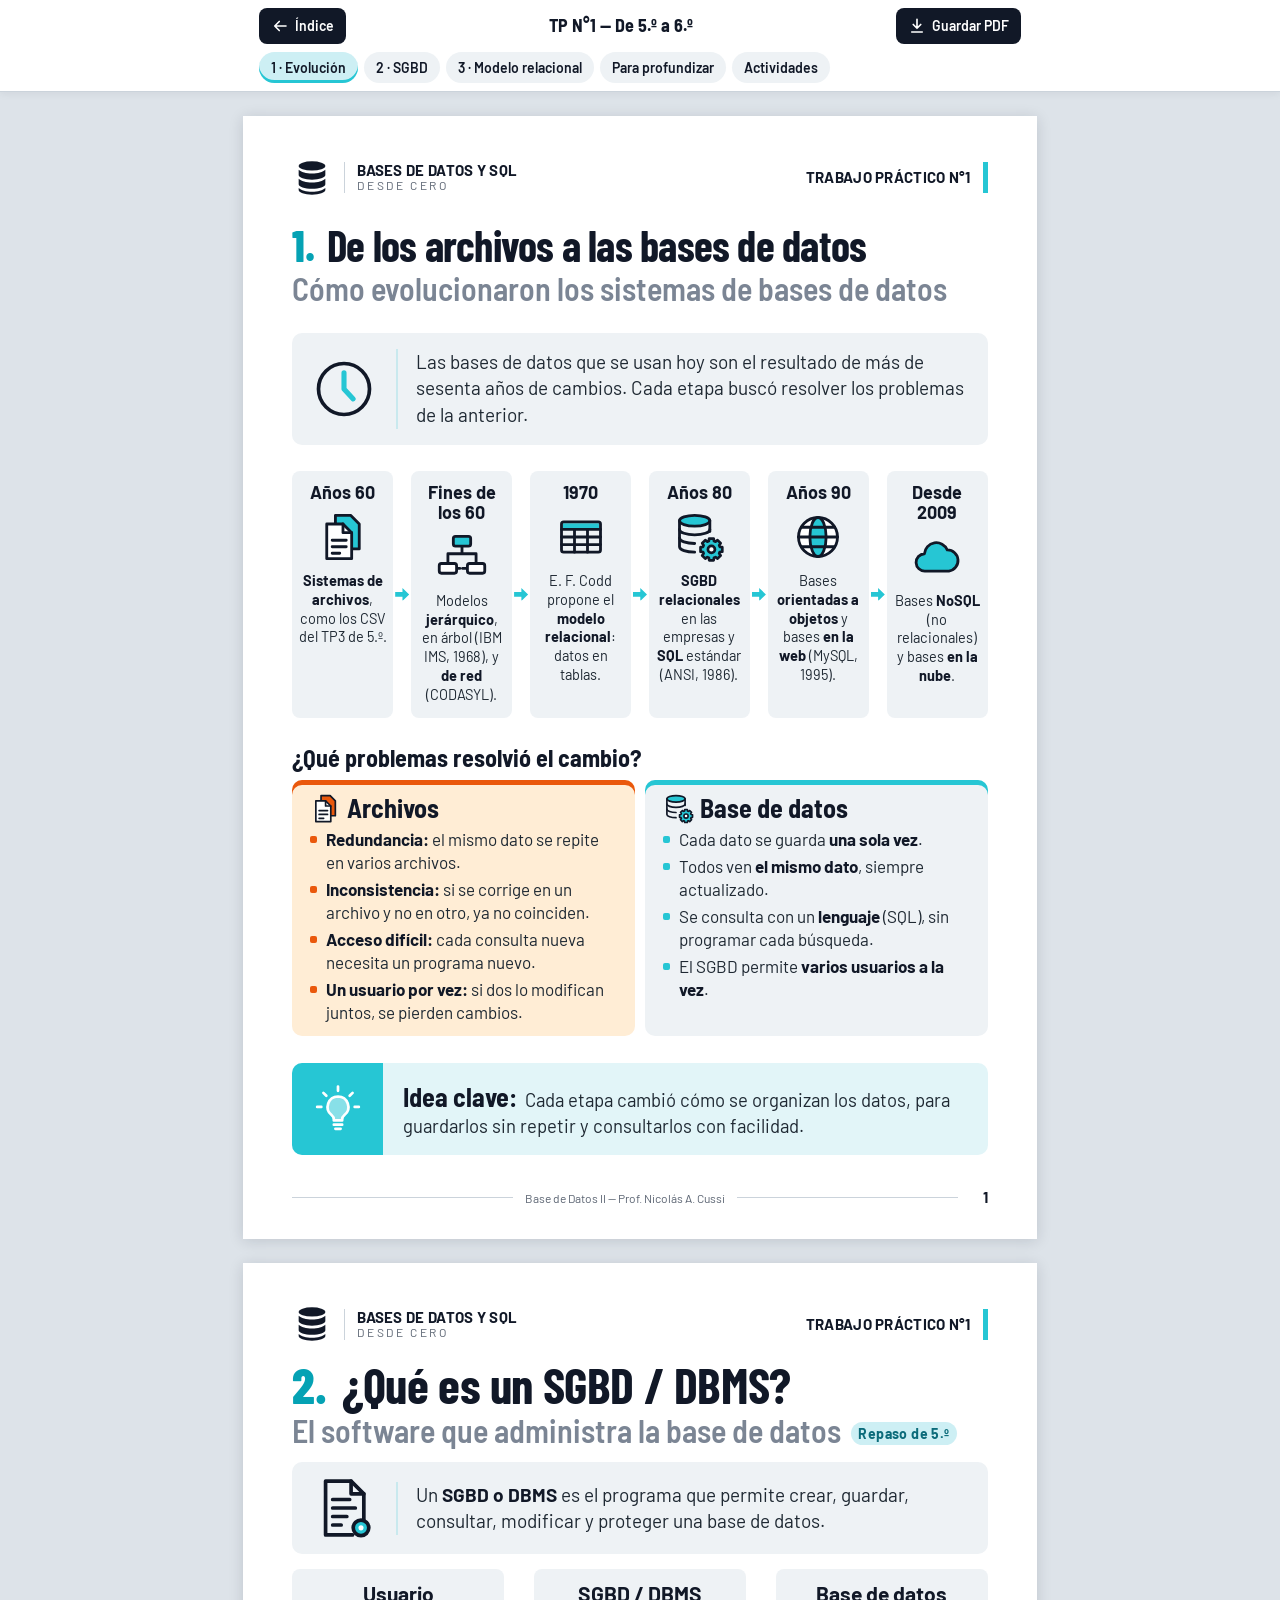
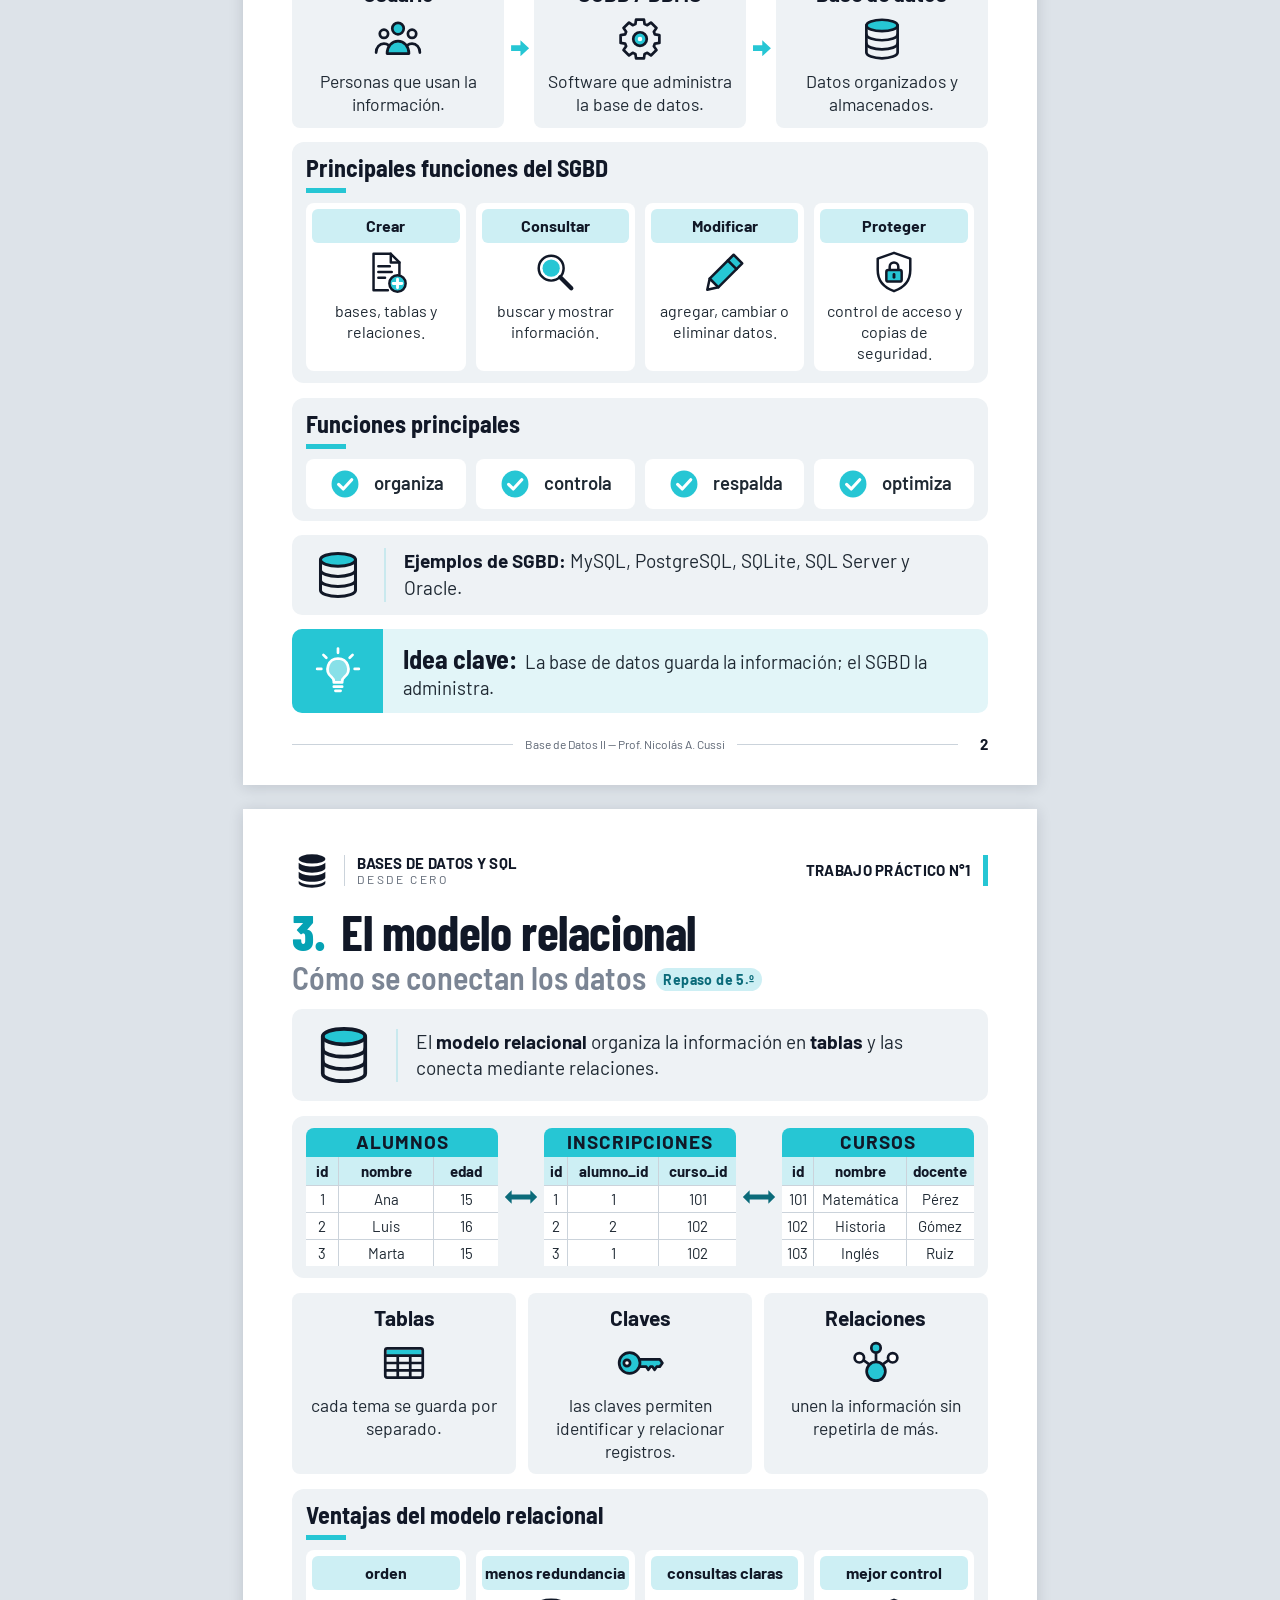
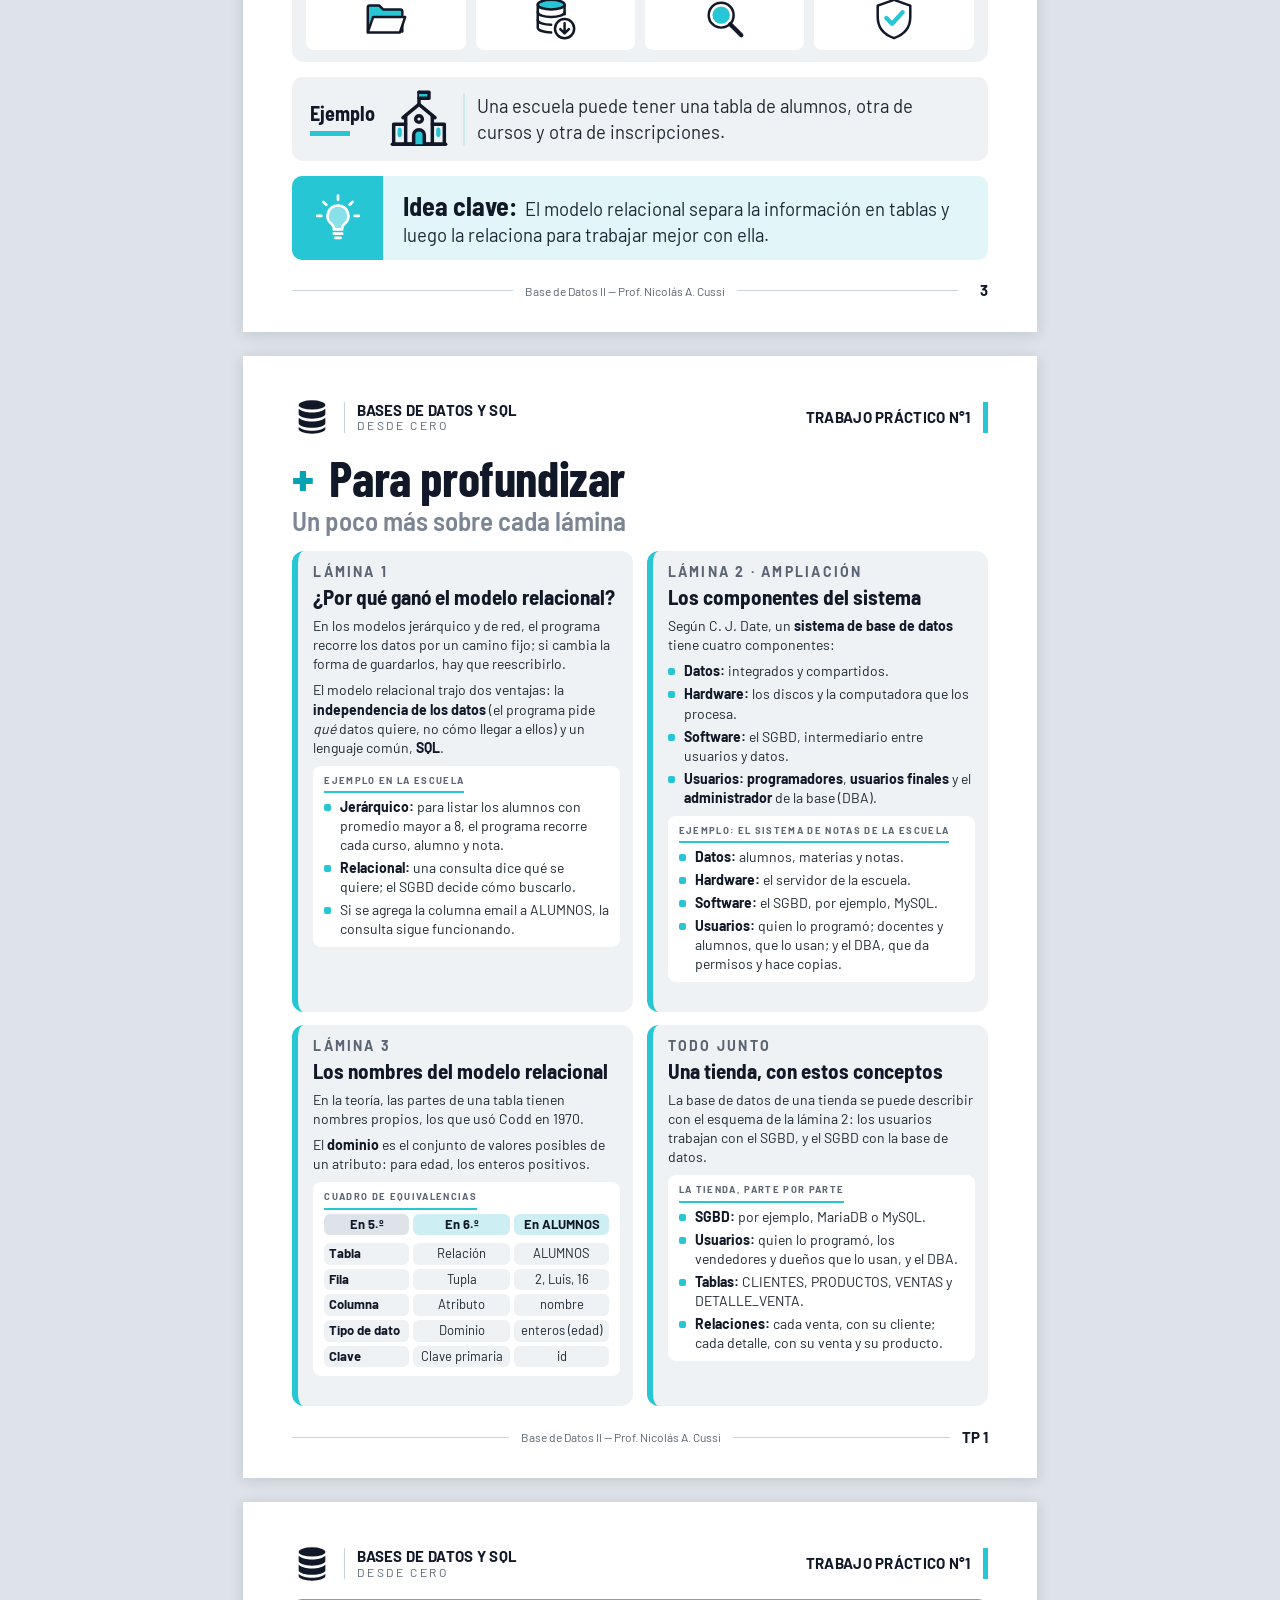
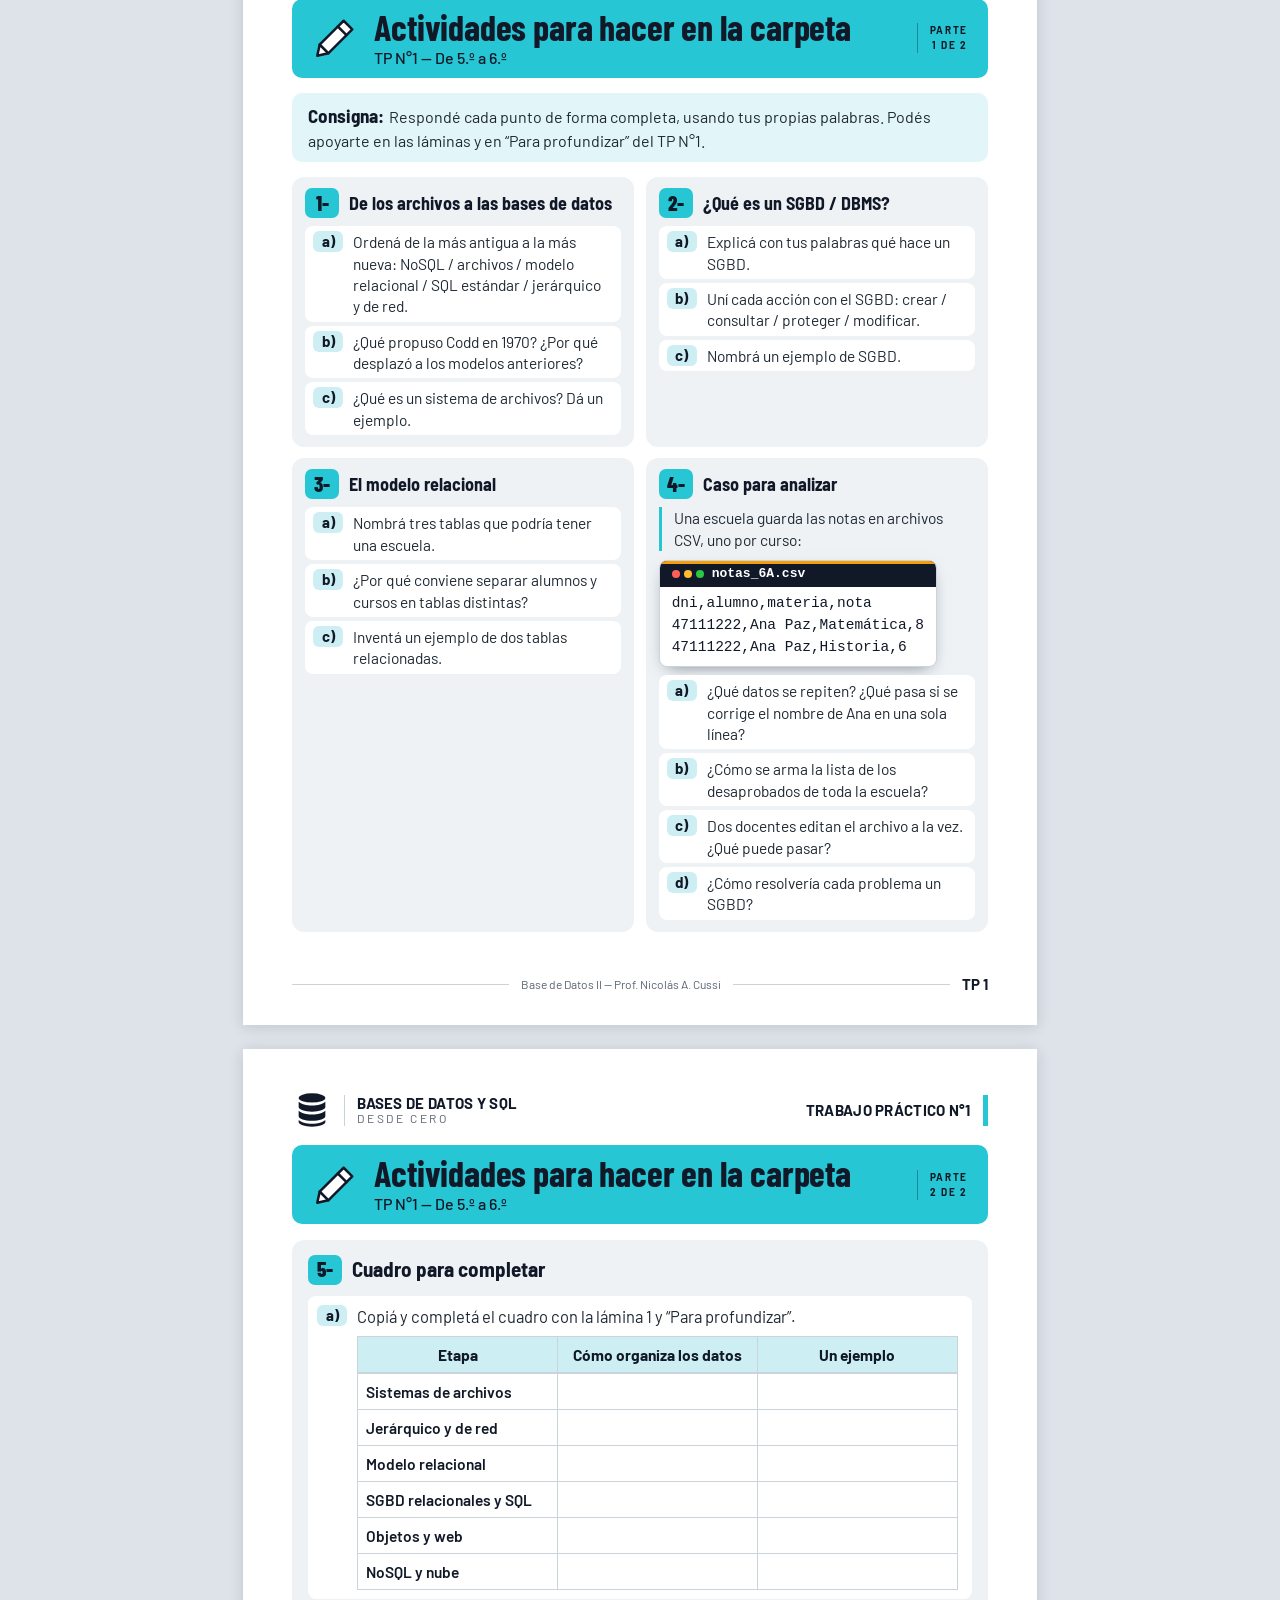
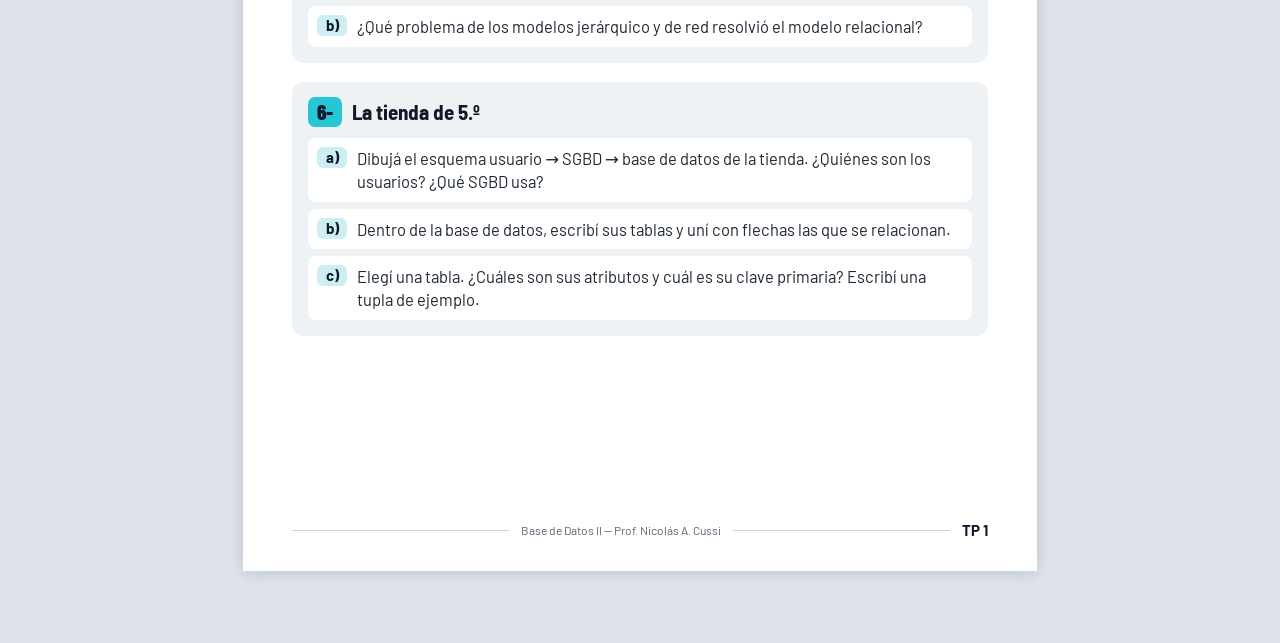
<file: unidades/tp01.html>
<!DOCTYPE html>
<html lang="es-AR">
<head>
  <meta charset="utf-8">
  <meta name="viewport" content="width=device-width, initial-scale=1">
  <title>TP N°1 — De 5.º a 6.º · Base de Datos II</title>
  <meta name="description" content="TP N°1 de Base de Datos II: cómo evolucionaron los sistemas de bases de datos, qué es un SGBD y el modelo relacional, como repaso de 5.º. Prof. Nicolás A. Cussi.">
  <meta name="theme-color" content="#26C6D4">
  <!-- Vista previa del enlace (WhatsApp, Classroom, etc.) -->
  <meta property="og:type" content="website">
  <meta property="og:locale" content="es_AR">
  <meta property="og:site_name" content="Base de Datos II · Cuadernillo Digital">
  <meta property="og:title" content="TP N°1 — De 5.º a 6.º · Base de Datos II">
  <meta property="og:description" content="6.º año · Prof. Nicolás A. Cussi">
  <meta property="og:url" content="https://prof-nkocussi.github.io/App-Web-Base-de-Datos-2/unidades/tp01.html">
  <meta property="og:image" content="https://prof-nkocussi.github.io/App-Web-Base-de-Datos-2/assets/img/miniatura.png">
  <meta property="og:image:width" content="1200">
  <meta property="og:image:height" content="630">
  <meta property="og:image:alt" content="Base de Datos II, cuadernillo digital de 6.º año">
  <meta name="twitter:card" content="summary_large_image">
  <link rel="preload" href="../assets/fonts/barlow-latin-400-normal.woff2" as="font" type="font/woff2" crossorigin>
  <link rel="preload" href="../assets/fonts/barlow-semi-condensed-latin-700-normal.woff2" as="font" type="font/woff2" crossorigin>
  <link rel="stylesheet" href="../assets/css/estilos.css">
</head>
<body data-tp="1" class="modulo-1">

<!-- ====== Íconos (SVG simples, rehechos a partir del PDF) ====== -->
<svg width="0" height="0" style="position:absolute" aria-hidden="true" focusable="false">
  <defs>
    <symbol id="i-db-solido" viewBox="0 0 48 48">
      <g style="fill:currentColor;stroke:none">
        <ellipse cx="24" cy="9.5" rx="16" ry="5.5"/>
        <path d="M8 14c2.8 2.9 9.1 4.5 16 4.5S37.2 16.9 40 14v6.5c0 3-7.2 5.5-16 5.5S8 23.5 8 20.5z"/>
        <path d="M8 25c2.8 2.9 9.1 4.5 16 4.5S37.2 27.9 40 25v6.5c0 3-7.2 5.5-16 5.5S8 34.5 8 31.5z"/>
        <path d="M8 36c2.8 2.9 9.1 4.5 16 4.5S37.2 38.9 40 36v2.5c0 3-7.2 5.5-16 5.5S8 41.5 8 38.5z"/>
      </g>
    </symbol>
    <symbol id="i-db" viewBox="0 0 48 48">
      <ellipse cx="24" cy="11" rx="15" ry="5.5" style="fill:var(--ac)"/>
      <path d="M9 11v26c0 3 6.7 5.5 15 5.5S39 40 39 37V11"/>
      <path d="M9 19.7c0 3 6.7 5.5 15 5.5s15-2.5 15-5.5M9 28.4c0 3 6.7 5.5 15 5.5s15-2.5 15-5.5"/>
    </symbol>
    <symbol id="i-db-engranaje" viewBox="0 0 48 48">
      <ellipse cx="20" cy="9" rx="14" ry="5" style="fill:var(--ac)"/>
      <path d="M6 9v24c0 2.8 6.3 5 14 5"/>
      <path d="M34 9v10"/>
      <path d="M6 17c0 2.8 6.3 5 14 5s14-2.2 14-5M6 25c0 2.8 6.3 5 14 5"/>
      <g transform="translate(22.5 22.5) scale(.54)" style="stroke-width:4.6">
        <path d="M38.3 19.6 42.6 20.2 42.6 27.8 38.3 28.4 37.3 31 39.8 34.5 34.5 39.8 31 37.3 28.4 38.3 27.8 42.6 20.2 42.6 19.6 38.3 17 37.3 13.5 39.8 8.2 34.5 10.7 31 9.7 28.4 5.4 27.8 5.4 20.2 9.7 19.6 10.7 17 8.2 13.5 13.5 8.2 17 10.7 19.6 9.7 20.2 5.4 27.8 5.4 28.4 9.7 31 10.7 34.5 8.2 39.8 13.5 37.3 17Z" style="fill:var(--ac)"/>
        <circle cx="24" cy="24" r="6" style="fill:#fff"/>
      </g>
    </symbol>
    <symbol id="i-db-menos" viewBox="0 0 48 48">
      <ellipse cx="20" cy="9" rx="14" ry="5" style="fill:var(--ac)"/>
      <path d="M6 9v24c0 2.8 6.3 5 14 5"/>
      <path d="M34 9v10"/>
      <path d="M6 17c0 2.8 6.3 5 14 5s14-2.2 14-5M6 25c0 2.8 6.3 5 14 5"/>
      <circle cx="34" cy="34" r="10" style="fill:#fff"/>
      <path d="M34 28.5v10M29.5 34.5l4.5 4.5 4.5-4.5"/>
    </symbol>
    <symbol id="i-reloj" viewBox="0 0 48 48">
      <circle cx="24" cy="24" r="18"/>
      <path d="M24 12.5V24l6.5 7" style="stroke:var(--ac);stroke-width:3.6"/>
    </symbol>
    <symbol id="i-archivos" viewBox="0 0 48 48">
      <path d="M17 4h14l8 8v23H17z" style="fill:var(--ac)"/>
      <path d="M9 12h15l8 8v24H9z" style="fill:#fff"/>
      <path d="M24 12v8h8"/>
      <path d="M14 27h13M14 33h13M14 39h7"/>
    </symbol>
    <symbol id="i-arbol" viewBox="0 0 48 48">
      <path d="M24 14v7M11 21h26M11 21v9M37 21v9"/>
      <path d="M19 34.5h10" style="stroke-dasharray:3 2.5"/>
      <rect x="16" y="5" width="16" height="9" rx="2" style="fill:var(--ac)"/>
      <rect x="3" y="30" width="16" height="9" rx="2" style="fill:#fff"/>
      <rect x="29" y="30" width="16" height="9" rx="2" style="fill:#fff"/>
    </symbol>
    <symbol id="i-tabla" viewBox="0 0 48 48">
      <path d="M7.3 11.3h33.4V17H7.3z" style="fill:var(--ac);stroke:none"/>
      <rect x="6" y="10" width="36" height="28" rx="2"/>
      <path d="M6 17h36M6 24h36M6 31h36M18 17v21M30 17v21"/>
    </symbol>
    <symbol id="i-globo" viewBox="0 0 48 48">
      <circle cx="24" cy="24" r="18" style="fill:#fff"/>
      <ellipse cx="24" cy="24" rx="7.5" ry="18" style="fill:var(--ac)"/>
      <path d="M6 24h36M8.5 15h31M8.5 33h31"/>
    </symbol>
    <symbol id="i-nube" viewBox="0 0 48 48">
      <path d="M13 37a8 8 0 0 1-.6-16A11 11 0 0 1 33.5 17.5 9.8 9.8 0 0 1 35 37z" style="fill:var(--ac)"/>
    </symbol>
    <symbol id="i-doc" viewBox="0 0 48 48">
      <path d="M30 43H11V5h18l9 9v19"/>
      <path d="M29 5v9h9"/>
      <path d="M16 18h12M16 24h16M16 30h10M16 36h6"/>
      <circle cx="36" cy="38" r="5.5" style="fill:var(--ac)"/>
      <circle cx="36" cy="38" r="1.8" style="fill:#fff;stroke:none"/>
    </symbol>
    <symbol id="i-doc-mas" viewBox="0 0 48 48">
      <path d="M38 26V14l-9-9H11v38h15"/>
      <path d="M29 5v9h9"/>
      <path d="M16 18h12M16 24h14M16 30h7"/>
      <circle cx="36" cy="36" r="8.5" style="fill:var(--ac)"/>
      <path d="M36 31.5v9M31.5 36h9" style="stroke:#fff;stroke-width:3"/>
    </symbol>
    <symbol id="i-engranaje" viewBox="0 0 48 48">
      <path d="M38.3 19.6 42.6 20.2 42.6 27.8 38.3 28.4 37.3 31 39.8 34.5 34.5 39.8 31 37.3 28.4 38.3 27.8 42.6 20.2 42.6 19.6 38.3 17 37.3 13.5 39.8 8.2 34.5 10.7 31 9.7 28.4 5.4 27.8 5.4 20.2 9.7 19.6 10.7 17 8.2 13.5 13.5 8.2 17 10.7 19.6 9.7 20.2 5.4 27.8 5.4 28.4 9.7 31 10.7 34.5 8.2 39.8 13.5 37.3 17Z"/>
      <circle cx="24" cy="24" r="6.5" style="fill:var(--ac)"/>
      <circle cx="24" cy="24" r="2.2" style="fill:#fff;stroke:none"/>
    </symbol>
    <symbol id="i-personas" viewBox="0 0 48 48">
      <circle cx="10.5" cy="19" r="4"/>
      <path d="M3 37c0-5 3.3-8.5 7.5-8.5 1.9 0 3.4.6 4.6 1.6"/>
      <circle cx="37.5" cy="19" r="4"/>
      <path d="M45 37c0-5-3.3-8.5-7.5-8.5-1.9 0-3.4.6-4.6 1.6"/>
      <circle cx="24" cy="14" r="5.5" style="fill:var(--ac)"/>
      <path d="M13.5 38c0-7 4.7-12 10.5-12s10.5 5 10.5 12z" style="fill:var(--ac)"/>
    </symbol>
    <symbol id="i-lupa" viewBox="0 0 48 48">
      <circle cx="20" cy="20" r="9" style="fill:var(--ac);stroke:none"/>
      <circle cx="20" cy="20" r="13"/>
      <path d="M29.5 29.5 41 41" style="stroke-width:4.5"/>
    </symbol>
    <symbol id="i-lapiz" viewBox="0 0 48 48">
      <path d="M33 6l9 9-25 25-9-9z" style="fill:var(--ac)"/>
      <path d="M8 31 5.5 42.5 17 40z" style="fill:#fff"/>
      <path d="M27 12l9 9"/>
    </symbol>
    <symbol id="i-candado" viewBox="0 0 48 48">
      <path d="M24 4 7 10v12c0 11 7 18.5 17 22 10-3.5 17-11 17-22V10z" style="fill:#fff"/>
      <path d="M19.5 22v-3.5a4.5 4.5 0 0 1 9 0V22"/>
      <rect x="16" y="22" width="16" height="12" rx="2" style="fill:var(--ac)"/>
      <path d="M24 26.5v3" style="stroke-width:3"/>
    </symbol>
    <symbol id="i-check" viewBox="0 0 48 48">
      <circle cx="24" cy="24" r="19" style="fill:var(--ac);stroke:none"/>
      <path d="M15 24.5l6.5 6.5L33.5 18" style="stroke:#fff;stroke-width:4.5"/>
    </symbol>
    <symbol id="i-llave" viewBox="0 0 48 48">
      <path d="M22 20.5h21l2.5 3.5-2.5 3.5h-3l-2 3-2-3h-2l-2 3-2-3H22z" style="fill:var(--ac)"/>
      <circle cx="14" cy="24" r="10" style="fill:var(--ac)"/>
      <circle cx="11.5" cy="24" r="3" style="fill:#fff"/>
    </symbol>
    <symbol id="i-relaciones" viewBox="0 0 48 48">
      <path d="M24 30V12M24 30 9 19M24 30l15-11"/>
      <circle cx="24" cy="9.5" r="4.5" style="fill:var(--ac)"/>
      <circle cx="8" cy="19" r="4.5" style="fill:#fff"/>
      <circle cx="40" cy="19" r="4.5" style="fill:#fff"/>
      <circle cx="24" cy="32" r="9" style="fill:var(--ac)"/>
    </symbol>
    <symbol id="i-carpeta" viewBox="0 0 48 48">
      <path d="M5 37V12a2 2 0 0 1 2-2h10l4 4h18a2 2 0 0 1 2 2v21z" style="fill:var(--ac)"/>
      <path d="M5 38l5.5-16H44l-5.5 16z" style="fill:#fff"/>
    </symbol>
    <symbol id="i-escudo" viewBox="0 0 48 48">
      <path d="M24 4 7 10v12c0 11 7 18.5 17 22 10-3.5 17-11 17-22V10z" style="fill:#fff"/>
      <path d="M16 23l6 6 11-12" style="stroke:var(--ac);stroke-width:4.5"/>
    </symbol>
    <symbol id="i-escuela" viewBox="0 0 48 48">
      <path d="M24 13V4"/>
      <path d="M24 4h7.5v4.5H24" style="fill:var(--ac)"/>
      <path d="M12 23 24 13l12 10"/>
      <path d="M14 21.5V43h20V21.5"/>
      <path d="M14 28H5v15h38V28h-9"/>
      <path d="M4 43h40"/>
      <path d="M20 43v-7a4 4 0 0 1 8 0v7" style="fill:var(--ac)"/>
      <circle cx="24" cy="24" r="2.5"/>
      <path d="M9.5 32v4M38.5 32v4" style="stroke:var(--ac);stroke-width:3.2"/>
    </symbol>
    <symbol id="i-foco" viewBox="0 0 48 48">
      <path d="M24 2.5v4M10 8.5l2.8 2.8M38 8.5l-2.8 2.8M4 22h4M40 22h4"/>
      <path d="M24 12a10 10 0 0 0-6.2 17.8c1.4 1.2 2.2 2.6 2.2 4.2v1h8v-1c0-1.6.8-3 2.2-4.2A10 10 0 0 0 24 12z" style="fill:var(--ac)"/>
      <path d="M20 39h8M21.5 43h5"/>
    </symbol>
    <symbol id="i-descarga" viewBox="0 0 24 24">
      <path d="M12 3v12M7 10l5 5 5-5M5 20h14"/>
    </symbol>
    <symbol id="i-atras" viewBox="0 0 24 24">
      <path d="M20 12H5M11 6l-6 6 6 6"/>
    </symbol>
  </defs>
</svg>

<a class="saltar" href="#contenido">Saltar al contenido</a>

<header class="barra">
  <div class="barra__fila">
    <a class="boton barra__volver" href="../indice.html"><svg aria-hidden="true" focusable="false"><use href="#i-atras"/></svg><span>Índice</span></a>
    <span class="barra__titulo">TP N°1 — De 5.º a 6.º</span>
    <button class="boton" type="button" data-imprimir aria-label="Guardar en PDF">
      <svg aria-hidden="true" focusable="false"><use href="#i-descarga"/></svg><span><span class="boton__largo">Guardar </span>PDF</span>
    </button>
  </div>
  <nav class="partes" aria-label="Partes del TP N°1">
    <a href="#pag-1">1 · Evolución</a>
    <a href="#pag-2">2 · SGBD</a>
    <a href="#pag-3">3 · Modelo relacional</a>
    <a href="#profundizar">Para profundizar</a>
    <a href="#actividades">Actividades</a>
  </nav>
</header>

<main id="contenido" class="laminas">
  <h1 class="sr-only">TP N°1 — De 5.º a 6.º</h1>

  <!-- =================== LÁMINA 1 (contenido nuevo, no está en el PDF) =================== -->
  <article class="lamina" id="pag-1" aria-labelledby="t1" data-origen="nuevo">
    <div class="cab" aria-hidden="true">
      <svg class="cab__logo"><use href="#i-db-solido"/></svg>
      <div class="cab__marca"><b>BASES DE DATOS Y SQL</b><span>DESDE CERO</span></div>
      <div class="cab__lema">TRABAJO PRÁCTICO <span class="cab__lema-n">N°1</span></div>
      <span class="cab__raya"></span>
    </div>

    <div class="tit">
      <h2 class="tit__h tit__h--largo" id="t1"><span class="tit__num">1.</span> De los archivos a las bases de datos</h2>
      <p class="tit__sub">Cómo evolucionaron los sistemas de bases de datos</p>
    </div>

    <div class="intro">
      <svg class="ico ico--xl" aria-hidden="true" focusable="false"><use href="#i-reloj"/></svg>
      <p>Las bases de datos que se usan hoy son el resultado de más de sesenta años de cambios. Cada etapa buscó resolver los problemas de la anterior.</p>
    </div>

    <ol class="secuencia secuencia--linea" aria-label="Línea de tiempo de los sistemas de bases de datos">
      <li class="paso"><h3>Años 60</h3><svg class="ico" aria-hidden="true" focusable="false"><use href="#i-archivos"/></svg><p><strong>Sistemas de archivos</strong>, como los CSV del TP3 de 5.º.</p></li>
      <li class="paso"><h3>Fines de los 60</h3><svg class="ico" aria-hidden="true" focusable="false"><use href="#i-arbol"/></svg><p>Modelos <strong>jerárquico</strong>, en árbol (IBM IMS, 1968), y <strong>de red</strong> (CODASYL).</p></li>
      <li class="paso"><h3>1970</h3><svg class="ico" aria-hidden="true" focusable="false"><use href="#i-tabla"/></svg><p>E. F. Codd propone el <strong>modelo relacional</strong>: datos en tablas.</p></li>
      <li class="paso"><h3>Años 80</h3><svg class="ico" aria-hidden="true" focusable="false"><use href="#i-db-engranaje"/></svg><p><strong>SGBD relacionales</strong> en las empresas y <strong>SQL</strong> estándar (ANSI, 1986).</p></li>
      <li class="paso"><h3>Años 90</h3><svg class="ico" aria-hidden="true" focusable="false"><use href="#i-globo"/></svg><p>Bases <strong>orientadas a objetos</strong> y bases <strong>en la web</strong> (MySQL, 1995).</p></li>
      <li class="paso"><h3>Desde 2009</h3><svg class="ico" aria-hidden="true" focusable="false"><use href="#i-nube"/></svg><p>Bases <strong>NoSQL</strong> (no relacionales) y bases <strong>en la nube</strong>.</p></li>
    </ol>

    <section aria-labelledby="c1">
      <h3 class="subtitulo sin-raya" id="c1">¿Qué problemas resolvió el cambio?</h3>
      <ul class="comparar">
        <li class="grupo grupo--naranja">
          <div>
            <h4><svg class="ico tit-ico" aria-hidden="true" focusable="false"><use href="#i-archivos"/></svg>Archivos</h4>
            <ul class="pf__lista lista-txt">
              <li><strong>Redundancia:</strong> el mismo dato se repite en varios archivos.</li>
              <li><strong>Inconsistencia:</strong> si se corrige en un archivo y no en otro, ya no coinciden.</li>
              <li><strong>Acceso difícil:</strong> cada consulta nueva necesita un programa nuevo.</li>
              <li><strong>Un usuario por vez:</strong> si dos lo modifican juntos, se pierden cambios.</li>
            </ul>
          </div>
        </li>
        <li class="grupo">
          <div>
            <h4><svg class="ico tit-ico" aria-hidden="true" focusable="false"><use href="#i-db-engranaje"/></svg>Base de datos</h4>
            <ul class="pf__lista lista-txt">
              <li>Cada dato se guarda <strong>una sola vez</strong>.</li>
              <li>Todos ven <strong>el mismo dato</strong>, siempre actualizado.</li>
              <li>Se consulta con un <strong>lenguaje</strong> (SQL), sin programar cada búsqueda.</li>
              <li>El SGBD permite <strong>varios usuarios a la vez</strong>.</li>
            </ul>
          </div>
        </li>
      </ul>
    </section>

    <aside class="idea" aria-label="Idea clave">
      <span class="idea__ico"><svg class="ico" aria-hidden="true" focusable="false"><use href="#i-foco"/></svg></span>
      <p><strong>Idea clave:</strong> Cada etapa cambió cómo se organizan los datos, para guardarlos sin repetir y consultarlos con facilidad.</p>
    </aside>

    <footer class="pie">
      <span class="pie__linea"></span>
      <span>Base de Datos II — Prof. Nicolás A. Cussi</span>
      <span class="pie__linea"></span>
      <span class="pie__num" aria-label="Página 1">1</span>
    </footer>
  </article>

  <!-- =================== LÁMINA 2 (PDF pág. 5 · repaso de 5.º) =================== -->
  <article class="lamina lamina--densa" id="pag-2" aria-labelledby="t2">
    <div class="cab" aria-hidden="true">
      <svg class="cab__logo"><use href="#i-db-solido"/></svg>
      <div class="cab__marca"><b>BASES DE DATOS Y SQL</b><span>DESDE CERO</span></div>
      <div class="cab__lema">TRABAJO PRÁCTICO <span class="cab__lema-n">N°1</span></div>
      <span class="cab__raya"></span>
    </div>

    <div class="tit">
      <h2 class="tit__h" id="t2"><span class="tit__num">2.</span> ¿Qué es un SGBD / DBMS?</h2>
      <p class="tit__sub">El software que administra la base de datos <span class="etq etq--repaso">Repaso de 5.º</span></p>
    </div>

    <div class="intro">
      <svg class="ico ico--xl" aria-hidden="true" focusable="false"><use href="#i-doc"/></svg>
      <p>Un <strong>SGBD o DBMS</strong> es el programa que permite crear, guardar, consultar, modificar y proteger una base de datos.</p>
    </div>

    <ol class="secuencia">
      <li class="paso"><h3>Usuario</h3><svg class="ico" aria-hidden="true" focusable="false"><use href="#i-personas"/></svg><p>Personas que usan la información.</p></li>
      <li class="paso"><h3>SGBD / DBMS</h3><svg class="ico" aria-hidden="true" focusable="false"><use href="#i-engranaje"/></svg><p>Software que administra la base de datos.</p></li>
      <li class="paso"><h3>Base de datos</h3><svg class="ico" aria-hidden="true" focusable="false"><use href="#i-db"/></svg><p>Datos organizados y almacenados.</p></li>
    </ol>

    <section class="panel" aria-labelledby="f2">
      <div class="panel__cab"><h3 class="subtitulo" id="f2">Principales funciones del SGBD</h3></div>
      <ul class="ambitos ambitos--4">
        <li class="tarjeta"><h4 class="tarjeta__cab">Crear</h4><svg class="ico ico--l" aria-hidden="true" focusable="false"><use href="#i-doc-mas"/></svg><p>bases, tablas y relaciones.</p></li>
        <li class="tarjeta"><h4 class="tarjeta__cab">Consultar</h4><svg class="ico ico--l" aria-hidden="true" focusable="false"><use href="#i-lupa"/></svg><p>buscar y mostrar información.</p></li>
        <li class="tarjeta"><h4 class="tarjeta__cab">Modificar</h4><svg class="ico ico--l" aria-hidden="true" focusable="false"><use href="#i-lapiz"/></svg><p>agregar, cambiar o eliminar datos.</p></li>
        <li class="tarjeta"><h4 class="tarjeta__cab">Proteger</h4><svg class="ico ico--l" aria-hidden="true" focusable="false"><use href="#i-candado"/></svg><p>control de acceso y copias de seguridad.</p></li>
      </ul>
    </section>

    <section class="panel" aria-labelledby="g2">
      <div class="panel__cab"><h3 class="subtitulo" id="g2">Funciones principales</h3></div>
      <ul class="comun comun--4">
        <li><svg class="ico" aria-hidden="true" focusable="false"><use href="#i-check"/></svg>organiza</li>
        <li><svg class="ico" aria-hidden="true" focusable="false"><use href="#i-check"/></svg>controla</li>
        <li><svg class="ico" aria-hidden="true" focusable="false"><use href="#i-check"/></svg>respalda</li>
        <li><svg class="ico" aria-hidden="true" focusable="false"><use href="#i-check"/></svg>optimiza</li>
      </ul>
    </section>

    <div class="intro">
      <svg class="ico ico--l" aria-hidden="true" focusable="false"><use href="#i-db"/></svg>
      <p><strong>Ejemplos de SGBD:</strong> MySQL, PostgreSQL, SQLite, SQL Server y Oracle.</p>
    </div>

    <aside class="idea" aria-label="Idea clave">
      <span class="idea__ico"><svg class="ico" aria-hidden="true" focusable="false"><use href="#i-foco"/></svg></span>
      <p><strong>Idea clave:</strong> La base de datos guarda la información; el SGBD la administra.</p>
    </aside>

    <footer class="pie">
      <span class="pie__linea"></span>
      <span>Base de Datos II — Prof. Nicolás A. Cussi</span>
      <span class="pie__linea"></span>
      <span class="pie__num" aria-label="Página 2">2</span>
    </footer>
  </article>

  <!-- =================== LÁMINA 3 (PDF pág. 8 · repaso de 5.º) =================== -->
  <article class="lamina lamina--densa" id="pag-3" aria-labelledby="t3">
    <div class="cab" aria-hidden="true">
      <svg class="cab__logo"><use href="#i-db-solido"/></svg>
      <div class="cab__marca"><b>BASES DE DATOS Y SQL</b><span>DESDE CERO</span></div>
      <div class="cab__lema">TRABAJO PRÁCTICO <span class="cab__lema-n">N°1</span></div>
      <span class="cab__raya"></span>
    </div>

    <div class="tit">
      <h2 class="tit__h" id="t3"><span class="tit__num">3.</span> El modelo relacional</h2>
      <p class="tit__sub">Cómo se conectan los datos <span class="etq etq--repaso">Repaso de 5.º</span></p>
    </div>

    <div class="intro">
      <svg class="ico ico--xl" aria-hidden="true" focusable="false"><use href="#i-db"/></svg>
      <p>El <strong>modelo relacional</strong> organiza la información en <strong>tablas</strong> y las conecta mediante relaciones.</p>
    </div>

    <div class="panel relacion">
      <table class="tabla-ej">
        <caption>ALUMNOS</caption>
        <thead>
          <tr><th scope="col">id</th><th scope="col">nombre</th><th scope="col">edad</th></tr>
        </thead>
        <tbody>
          <tr><td>1</td><td>Ana</td><td>15</td></tr>
          <tr><td>2</td><td>Luis</td><td>16</td></tr>
          <tr><td>3</td><td>Marta</td><td>15</td></tr>
        </tbody>
      </table>
      <svg class="relacion__flecha" viewBox="0 0 40 20" role="img" aria-label="ALUMNOS se relaciona con INSCRIPCIONES"><path d="M1 10 9 2v5h22V2l8 8-8 8v-5H9v5z"/></svg>
      <table class="tabla-ej">
        <caption>INSCRIPCIONES</caption>
        <thead>
          <tr><th scope="col">id</th><th scope="col">alumno_id</th><th scope="col">curso_id</th></tr>
        </thead>
        <tbody>
          <tr><td>1</td><td>1</td><td>101</td></tr>
          <tr><td>2</td><td>2</td><td>102</td></tr>
          <tr><td>3</td><td>1</td><td>102</td></tr>
        </tbody>
      </table>
      <svg class="relacion__flecha" viewBox="0 0 40 20" role="img" aria-label="INSCRIPCIONES se relaciona con CURSOS"><path d="M1 10 9 2v5h22V2l8 8-8 8v-5H9v5z"/></svg>
      <table class="tabla-ej">
        <caption>CURSOS</caption>
        <thead>
          <tr><th scope="col">id</th><th scope="col">nombre</th><th scope="col">docente</th></tr>
        </thead>
        <tbody>
          <tr><td>101</td><td>Matemática</td><td>Pérez</td></tr>
          <tr><td>102</td><td>Historia</td><td>Gómez</td></tr>
          <tr><td>103</td><td>Inglés</td><td>Ruiz</td></tr>
        </tbody>
      </table>
    </div>

    <ul class="secuencia secuencia--suelta">
      <li class="paso"><h3>Tablas</h3><svg class="ico" aria-hidden="true" focusable="false"><use href="#i-tabla"/></svg><p>cada tema se guarda por separado.</p></li>
      <li class="paso"><h3>Claves</h3><svg class="ico" aria-hidden="true" focusable="false"><use href="#i-llave"/></svg><p>las claves permiten identificar y relacionar registros.</p></li>
      <li class="paso"><h3>Relaciones</h3><svg class="ico" aria-hidden="true" focusable="false"><use href="#i-relaciones"/></svg><p>unen la información sin repetirla de más.</p></li>
    </ul>

    <section class="panel" aria-labelledby="v3">
      <div class="panel__cab"><h3 class="subtitulo" id="v3">Ventajas del modelo relacional</h3></div>
      <ul class="ambitos ambitos--4">
        <li class="tarjeta"><h4 class="tarjeta__cab">orden</h4><svg class="ico ico--l" aria-hidden="true" focusable="false"><use href="#i-carpeta"/></svg></li>
        <li class="tarjeta"><h4 class="tarjeta__cab">menos redundancia</h4><svg class="ico ico--l" aria-hidden="true" focusable="false"><use href="#i-db-menos"/></svg></li>
        <li class="tarjeta"><h4 class="tarjeta__cab">consultas claras</h4><svg class="ico ico--l" aria-hidden="true" focusable="false"><use href="#i-lupa"/></svg></li>
        <li class="tarjeta"><h4 class="tarjeta__cab">mejor control</h4><svg class="ico ico--l" aria-hidden="true" focusable="false"><use href="#i-escudo"/></svg></li>
      </ul>
    </section>

    <div class="ejemplo">
      <h3 class="subtitulo">Ejemplo</h3>
      <svg class="ico ico--l" aria-hidden="true" focusable="false"><use href="#i-escuela"/></svg>
      <p>Una escuela puede tener una tabla de alumnos, otra de cursos y otra de inscripciones.</p>
    </div>

    <aside class="idea" aria-label="Idea clave">
      <span class="idea__ico"><svg class="ico" aria-hidden="true" focusable="false"><use href="#i-foco"/></svg></span>
      <p><strong>Idea clave:</strong> El modelo relacional separa la información en tablas y luego la relaciona para trabajar mejor con ella.</p>
    </aside>

    <footer class="pie">
      <span class="pie__linea"></span>
      <span>Base de Datos II — Prof. Nicolás A. Cussi</span>
      <span class="pie__linea"></span>
      <span class="pie__num" aria-label="Página 3">3</span>
    </footer>
  </article>

  <!-- =================== PARA PROFUNDIZAR (contenido nuevo, no está en el PDF) =================== -->
  <article class="lamina lamina--pf" id="profundizar" aria-labelledby="tpf" data-origen="nuevo">
    <div class="cab" aria-hidden="true">
      <svg class="cab__logo"><use href="#i-db-solido"/></svg>
      <div class="cab__marca"><b>BASES DE DATOS Y SQL</b><span>DESDE CERO</span></div>
      <div class="cab__lema">TRABAJO PRÁCTICO <span class="cab__lema-n">N°1</span></div>
      <span class="cab__raya"></span>
    </div>

    <div class="tit">
      <h2 class="tit__h" id="tpf"><span class="tit__num">+</span> Para profundizar</h2>
      <p class="tit__sub">Un poco más sobre cada lámina</p>
    </div>

    <div class="pf-grid">
    <section class="pf" aria-labelledby="pf1">
      <p class="pf__etiqueta">Lámina 1</p>
      <h3 class="pf__titulo" id="pf1">¿Por qué ganó el modelo relacional?</h3>
      <div class="pf__cols">
        <div class="pf__texto">
          <p>En los modelos jerárquico y de red, el programa recorre los datos por un camino fijo; si cambia la forma de guardarlos, hay que reescribirlo.</p>
          <p>El modelo relacional trajo dos ventajas: la <strong>independencia de los datos</strong> (el programa pide <em>qué</em> datos quiere, no cómo llegar a ellos) y un lenguaje común, <strong>SQL</strong>.</p>
        </div>
        <div class="pf__caja">
          <h4>Ejemplo en la escuela</h4>
          <ul class="pf__lista">
            <li><strong>Jerárquico:</strong> para listar los alumnos con promedio mayor a 8, el programa recorre cada curso, alumno y nota.</li>
            <li><strong>Relacional:</strong> una consulta dice qué se quiere; el SGBD decide cómo buscarlo.</li>
            <li>Si se agrega la columna email a ALUMNOS, la consulta sigue funcionando.</li>
          </ul>
        </div>
      </div>
    </section>

    <section class="pf" aria-labelledby="pf2">
      <p class="pf__etiqueta">Lámina 2 · Ampliación</p>
      <h3 class="pf__titulo" id="pf2">Los componentes del sistema</h3>
      <div class="pf__cols">
        <div class="pf__texto">
          <p>Según C. J. Date, un <strong>sistema de base de datos</strong> tiene cuatro componentes:</p>
          <ul class="pf__lista">
            <li><strong>Datos:</strong> integrados y compartidos.</li>
            <li><strong>Hardware:</strong> los discos y la computadora que los procesa.</li>
            <li><strong>Software:</strong> el SGBD, intermediario entre usuarios y datos.</li>
            <li><strong>Usuarios:</strong> <strong>programadores</strong>, <strong>usuarios finales</strong> y el <strong>administrador</strong> de la base (DBA).</li>
          </ul>
        </div>
        <div class="pf__caja">
          <h4>Ejemplo: el sistema de notas de la escuela</h4>
          <ul class="pf__lista">
            <li><strong>Datos:</strong> alumnos, materias y notas.</li>
            <li><strong>Hardware:</strong> el servidor de la escuela.</li>
            <li><strong>Software:</strong> el SGBD, por ejemplo, MySQL.</li>
            <li><strong>Usuarios:</strong> quien lo programó; docentes y alumnos, que lo usan; y el DBA, que da permisos y hace copias.</li>
          </ul>
        </div>
      </div>
    </section>

    <section class="pf" aria-labelledby="pf3">
      <p class="pf__etiqueta">Lámina 3</p>
      <h3 class="pf__titulo" id="pf3">Los nombres del modelo relacional</h3>
      <div class="pf__cols">
        <div class="pf__texto">
          <p>En la teoría, las partes de una tabla tienen nombres propios, los que usó Codd en 1970.</p>
          <p>El <strong>dominio</strong> es el conjunto de valores posibles de un atributo: para edad, los enteros positivos.</p>
        </div>
        <div class="pf__caja">
          <h4>Cuadro de equivalencias</h4>
          <table class="tabla-comp">
            <caption class="sr-only">Equivalencias entre el vocabulario de 5.º y el del modelo relacional, con ejemplos de la tabla ALUMNOS</caption>
            <thead>
              <tr><th scope="col">En 5.º</th><th scope="col">En 6.º</th><th scope="col">En ALUMNOS</th></tr>
            </thead>
            <tbody>
              <tr><th scope="row">Tabla</th><td>Relación</td><td>ALUMNOS</td></tr>
              <tr><th scope="row">Fila</th><td>Tupla</td><td>2, Luis, 16</td></tr>
              <tr><th scope="row">Columna</th><td>Atributo</td><td>nombre</td></tr>
              <tr><th scope="row">Tipo de dato</th><td>Dominio</td><td>enteros (edad)</td></tr>
              <tr><th scope="row">Clave</th><td>Clave primaria</td><td>id</td></tr>
            </tbody>
          </table>
        </div>
      </div>
    </section>

    <section class="pf" aria-labelledby="pf4">
      <p class="pf__etiqueta">Todo junto</p>
      <h3 class="pf__titulo" id="pf4">Una tienda, con estos conceptos</h3>
      <div class="pf__cols">
        <div class="pf__texto">
          <p>La base de datos de una tienda se puede describir con el esquema de la lámina 2: los usuarios trabajan con el SGBD, y el SGBD con la base de datos.</p>
        </div>
        <div class="pf__caja">
          <h4>La tienda, parte por parte</h4>
          <ul class="pf__lista">
            <li><strong>SGBD:</strong> por ejemplo, MariaDB o MySQL.</li>
            <li><strong>Usuarios:</strong> quien lo programó, los vendedores y dueños que lo usan, y el DBA.</li>
            <li><strong>Tablas:</strong> CLIENTES, PRODUCTOS, VENTAS y DETALLE_VENTA.</li>
            <li><strong>Relaciones:</strong> cada venta, con su cliente; cada detalle, con su venta y su producto.</li>
          </ul>
        </div>
      </div>
    </section>
    </div>

    <footer class="pie">
      <span class="pie__linea"></span>
      <span>Base de Datos II — Prof. Nicolás A. Cussi</span>
      <span class="pie__linea"></span>
      <span class="pie__num">TP 1</span>
    </footer>
  </article>

  <!-- =================== ACTIVIDADES · Parte 1 =================== -->
  <article class="lamina lamina--act" id="actividades" aria-labelledby="act-1">
    <div class="cab" aria-hidden="true">
      <svg class="cab__logo"><use href="#i-db-solido"/></svg>
      <div class="cab__marca"><b>BASES DE DATOS Y SQL</b><span>DESDE CERO</span></div>
      <div class="cab__lema">TRABAJO PRÁCTICO <span class="cab__lema-n">N°1</span></div>
      <span class="cab__raya"></span>
    </div>

    <header class="act-banda">
      <svg class="ico" aria-hidden="true" focusable="false"><use href="#i-lapiz"/></svg>
      <div>
        <h2 id="act-1">Actividades para hacer en la carpeta</h2>
        <p>TP N°1 — De 5.º a 6.º</p>
      </div>
      <span class="act-banda__parte">Parte<br>1 de 2</span>
    </header>

    <p class="consigna"><strong>Consigna:</strong> Respondé cada punto de forma completa, usando tus propias palabras. Podés apoyarte en las láminas y en “Para profundizar” del TP N°1.</p>

    <!-- Puntos 1 a 3: uno por lámina (1, nuevo; 2 y 3, del PDF) · Punto 4: caso nuevo -->
    <ol class="acts acts--2col">
      <li class="act">
        <h3 class="act__titulo"><span class="act__num">1-</span> De los archivos a las bases de datos</h3>
        <ol class="act__items">
          <li><b class="act__letra">a)</b><div>Ordená de la más antigua a la más nueva: NoSQL / archivos / modelo relacional / SQL estándar / jerárquico y de red.</div></li>
          <li><b class="act__letra">b)</b><div>¿Qué propuso Codd en 1970? ¿Por qué desplazó a los modelos anteriores?</div></li>
          <li><b class="act__letra">c)</b><div>¿Qué es un sistema de archivos? Dá un ejemplo.</div></li>
        </ol>
      </li>
      <li class="act">
        <h3 class="act__titulo"><span class="act__num">2-</span> ¿Qué es un SGBD / DBMS?</h3>
        <ol class="act__items">
          <li><b class="act__letra">a)</b><div>Explicá con tus palabras qué hace un SGBD.</div></li>
          <li><b class="act__letra">b)</b><div>Uní cada acción con el SGBD: crear / consultar / proteger / modificar.</div></li>
          <li><b class="act__letra">c)</b><div>Nombrá un ejemplo de SGBD.</div></li>
        </ol>
      </li>
      <li class="act">
        <h3 class="act__titulo"><span class="act__num">3-</span> El modelo relacional</h3>
        <ol class="act__items">
          <li><b class="act__letra">a)</b><div>Nombrá tres tablas que podría tener una escuela.</div></li>
          <li><b class="act__letra">b)</b><div>¿Por qué conviene separar alumnos y cursos en tablas distintas?</div></li>
          <li><b class="act__letra">c)</b><div>Inventá un ejemplo de dos tablas relacionadas.</div></li>
        </ol>
      </li>
      <li class="act">
        <h3 class="act__titulo"><span class="act__num">4-</span> Caso para analizar</h3>
        <p class="act__caso">Una escuela guarda las notas en archivos CSV, uno por curso:</p>
        <div class="act__archivos">
          <figure class="archivo">
            <figcaption class="archivo__nombre">notas_6A.csv</figcaption>
<pre class="archivo__txt">dni,alumno,materia,nota
47111222,Ana Paz,Matemática,8
47111222,Ana Paz,Historia,6</pre>
          </figure>
        </div>
        <ol class="act__items">
          <li><b class="act__letra">a)</b><div>¿Qué datos se repiten? ¿Qué pasa si se corrige el nombre de Ana en una sola línea?</div></li>
          <li><b class="act__letra">b)</b><div>¿Cómo se arma la lista de los desaprobados de toda la escuela?</div></li>
          <li><b class="act__letra">c)</b><div>Dos docentes editan el archivo a la vez. ¿Qué puede pasar?</div></li>
          <li><b class="act__letra">d)</b><div>¿Cómo resolvería cada problema un SGBD?</div></li>
        </ol>
      </li>
    </ol>

    <footer class="pie">
      <span class="pie__linea"></span>
      <span>Base de Datos II — Prof. Nicolás A. Cussi</span>
      <span class="pie__linea"></span>
      <span class="pie__num">TP 1</span>
    </footer>
  </article>

  <!-- =================== ACTIVIDADES · Parte 2 (consignas nuevas) =================== -->
  <article class="lamina lamina--act" id="actividades-2" aria-labelledby="act-2" data-origen="nuevo">
    <div class="cab" aria-hidden="true">
      <svg class="cab__logo"><use href="#i-db-solido"/></svg>
      <div class="cab__marca"><b>BASES DE DATOS Y SQL</b><span>DESDE CERO</span></div>
      <div class="cab__lema">TRABAJO PRÁCTICO <span class="cab__lema-n">N°1</span></div>
      <span class="cab__raya"></span>
    </div>

    <header class="act-banda">
      <svg class="ico" aria-hidden="true" focusable="false"><use href="#i-lapiz"/></svg>
      <div>
        <h2 id="act-2">Actividades para hacer en la carpeta</h2>
        <p>TP N°1 — De 5.º a 6.º</p>
      </div>
      <span class="act-banda__parte">Parte<br>2 de 2</span>
    </header>

    <ol class="acts acts--amplio" start="5">
      <li class="act">
        <h3 class="act__titulo"><span class="act__num">5-</span> Cuadro para completar</h3>
        <ol class="act__items">
          <li><b class="act__letra">a)</b><div>Copiá y completá el cuadro con la lámina 1 y “Para profundizar”.
            <table class="act-tabla">
              <caption class="sr-only">Etapas de la evolución de las bases de datos, para completar</caption>
              <thead><tr><th scope="col">Etapa</th><th scope="col">Cómo organiza los datos</th><th scope="col">Un ejemplo</th></tr></thead>
              <tbody>
                <tr><th scope="row">Sistemas de archivos</th><td></td><td></td></tr>
                <tr><th scope="row">Jerárquico y de red</th><td></td><td></td></tr>
                <tr><th scope="row">Modelo relacional</th><td></td><td></td></tr>
                <tr><th scope="row">SGBD relacionales y SQL</th><td></td><td></td></tr>
                <tr><th scope="row">Objetos y web</th><td></td><td></td></tr>
                <tr><th scope="row">NoSQL y nube</th><td></td><td></td></tr>
              </tbody>
            </table></div></li>
          <li><b class="act__letra">b)</b><div>¿Qué problema de los modelos jerárquico y de red resolvió el modelo relacional?</div></li>
        </ol>
      </li>
      <li class="act">
        <h3 class="act__titulo"><span class="act__num">6-</span> La tienda de 5.º</h3>
        <ol class="act__items">
          <li><b class="act__letra">a)</b><div>Dibujá el esquema usuario → SGBD → base de datos de la tienda. ¿Quiénes son los usuarios? ¿Qué SGBD usa?</div></li>
          <li><b class="act__letra">b)</b><div>Dentro de la base de datos, escribí sus tablas y uní con flechas las que se relacionan.</div></li>
          <li><b class="act__letra">c)</b><div>Elegí una tabla. ¿Cuáles son sus atributos y cuál es su clave primaria? Escribí una tupla de ejemplo.</div></li>
        </ol>
      </li>
    </ol>

    <footer class="pie">
      <span class="pie__linea"></span>
      <span>Base de Datos II — Prof. Nicolás A. Cussi</span>
      <span class="pie__linea"></span>
      <span class="pie__num">TP 1</span>
    </footer>
  </article>
</main>

<script src="../assets/js/actividades.js"></script>
</body>
</html>
</file>
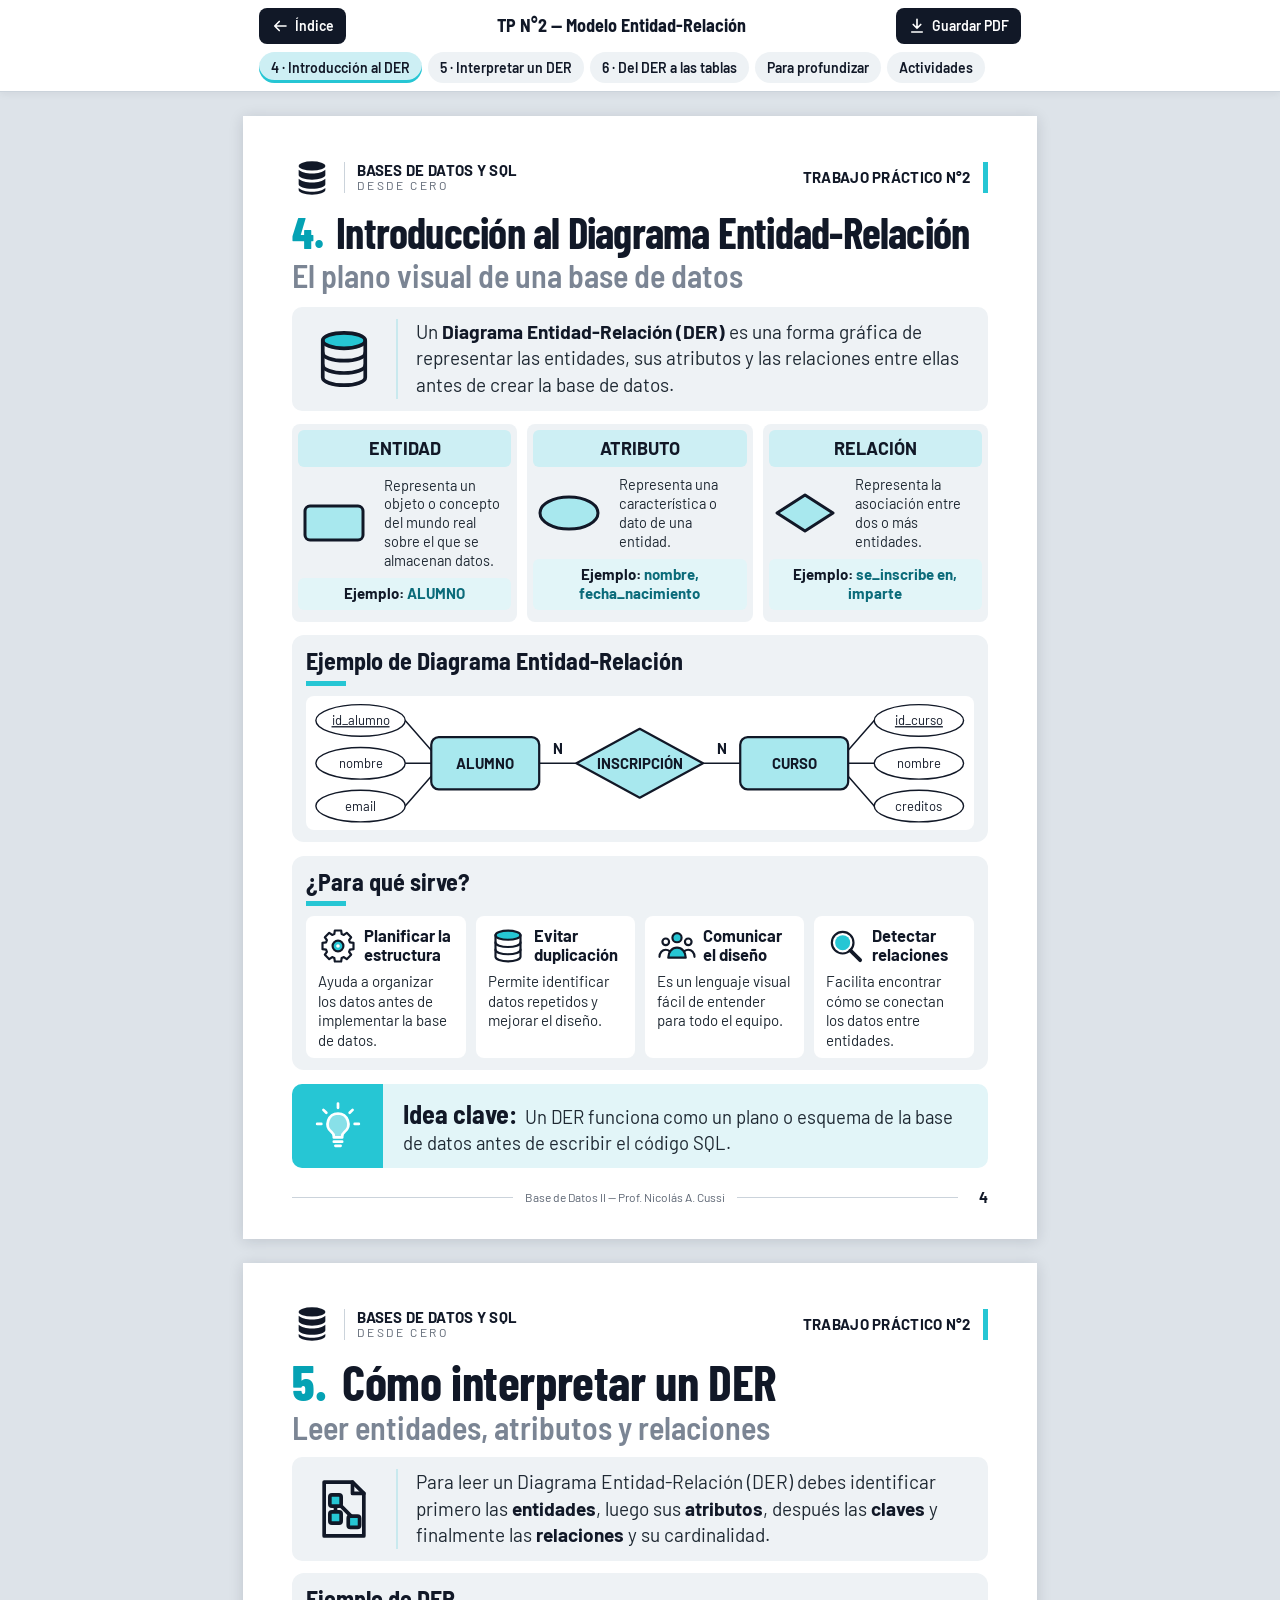
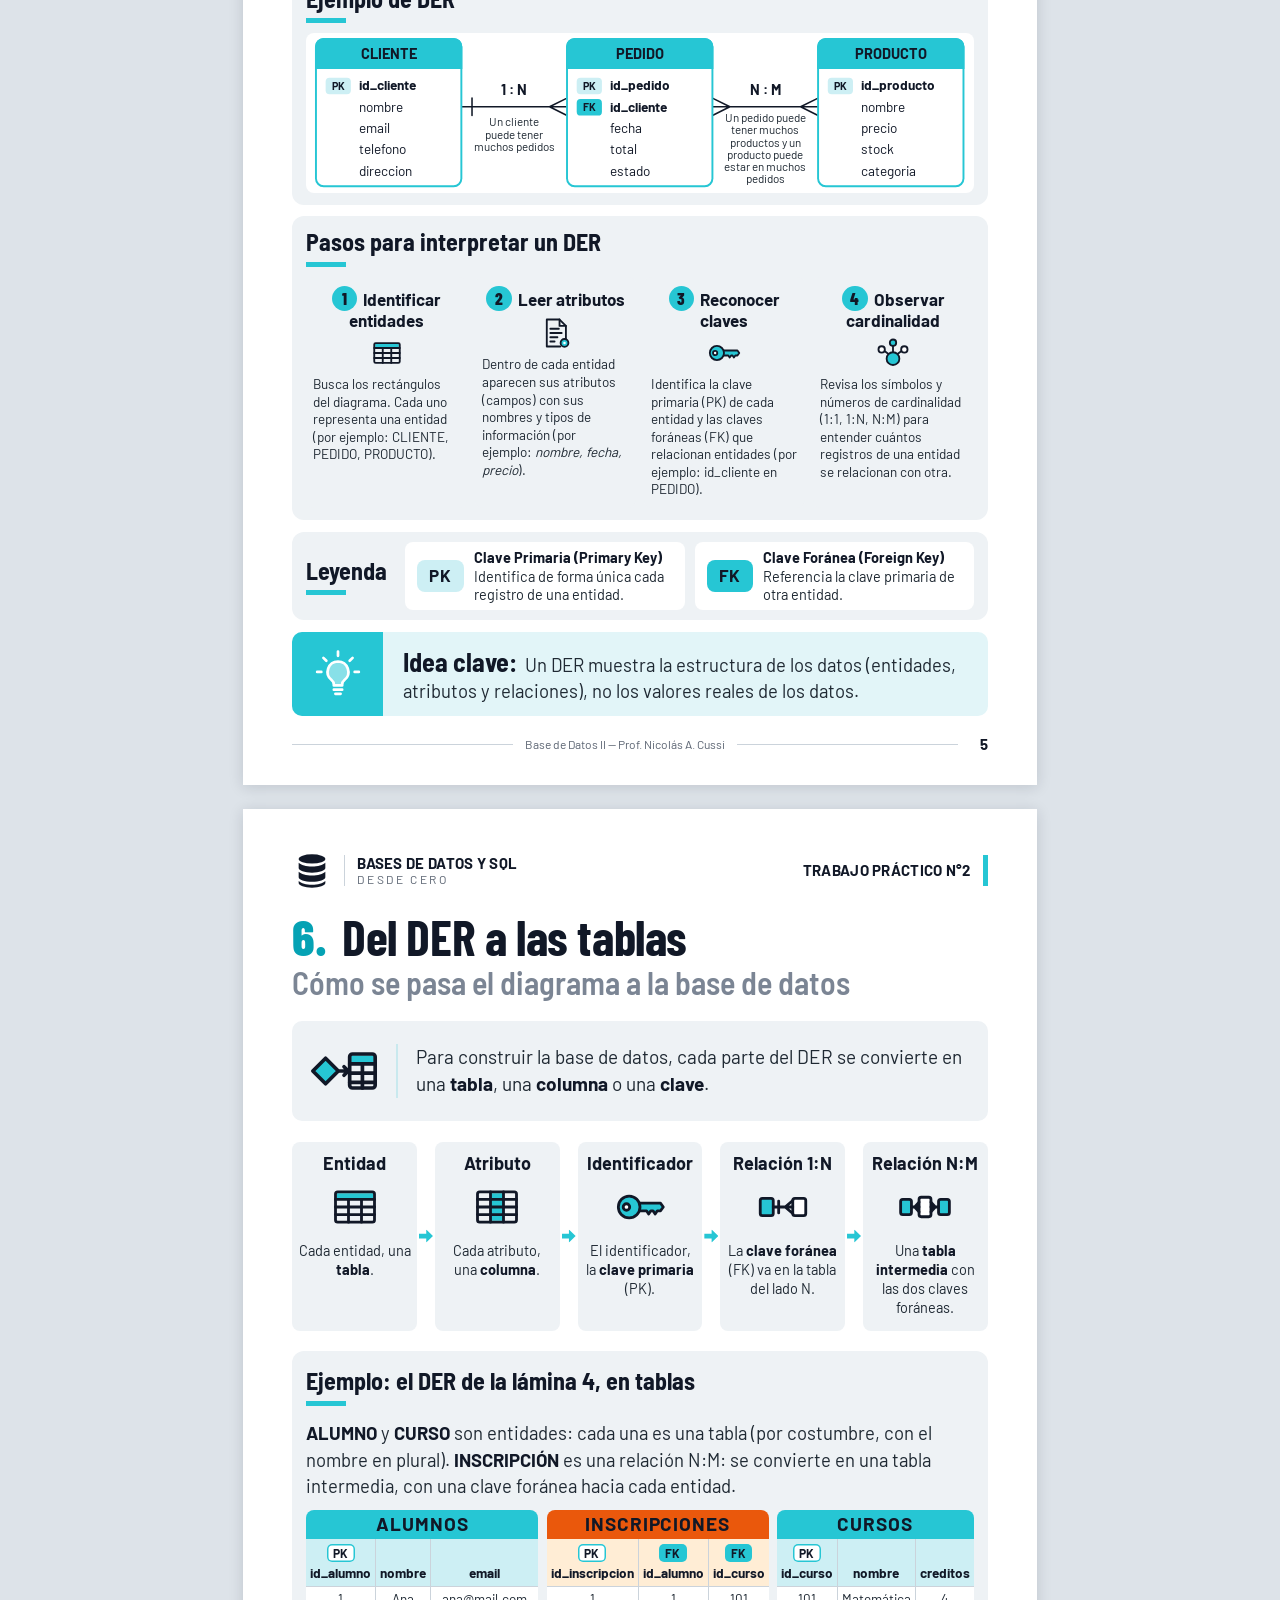
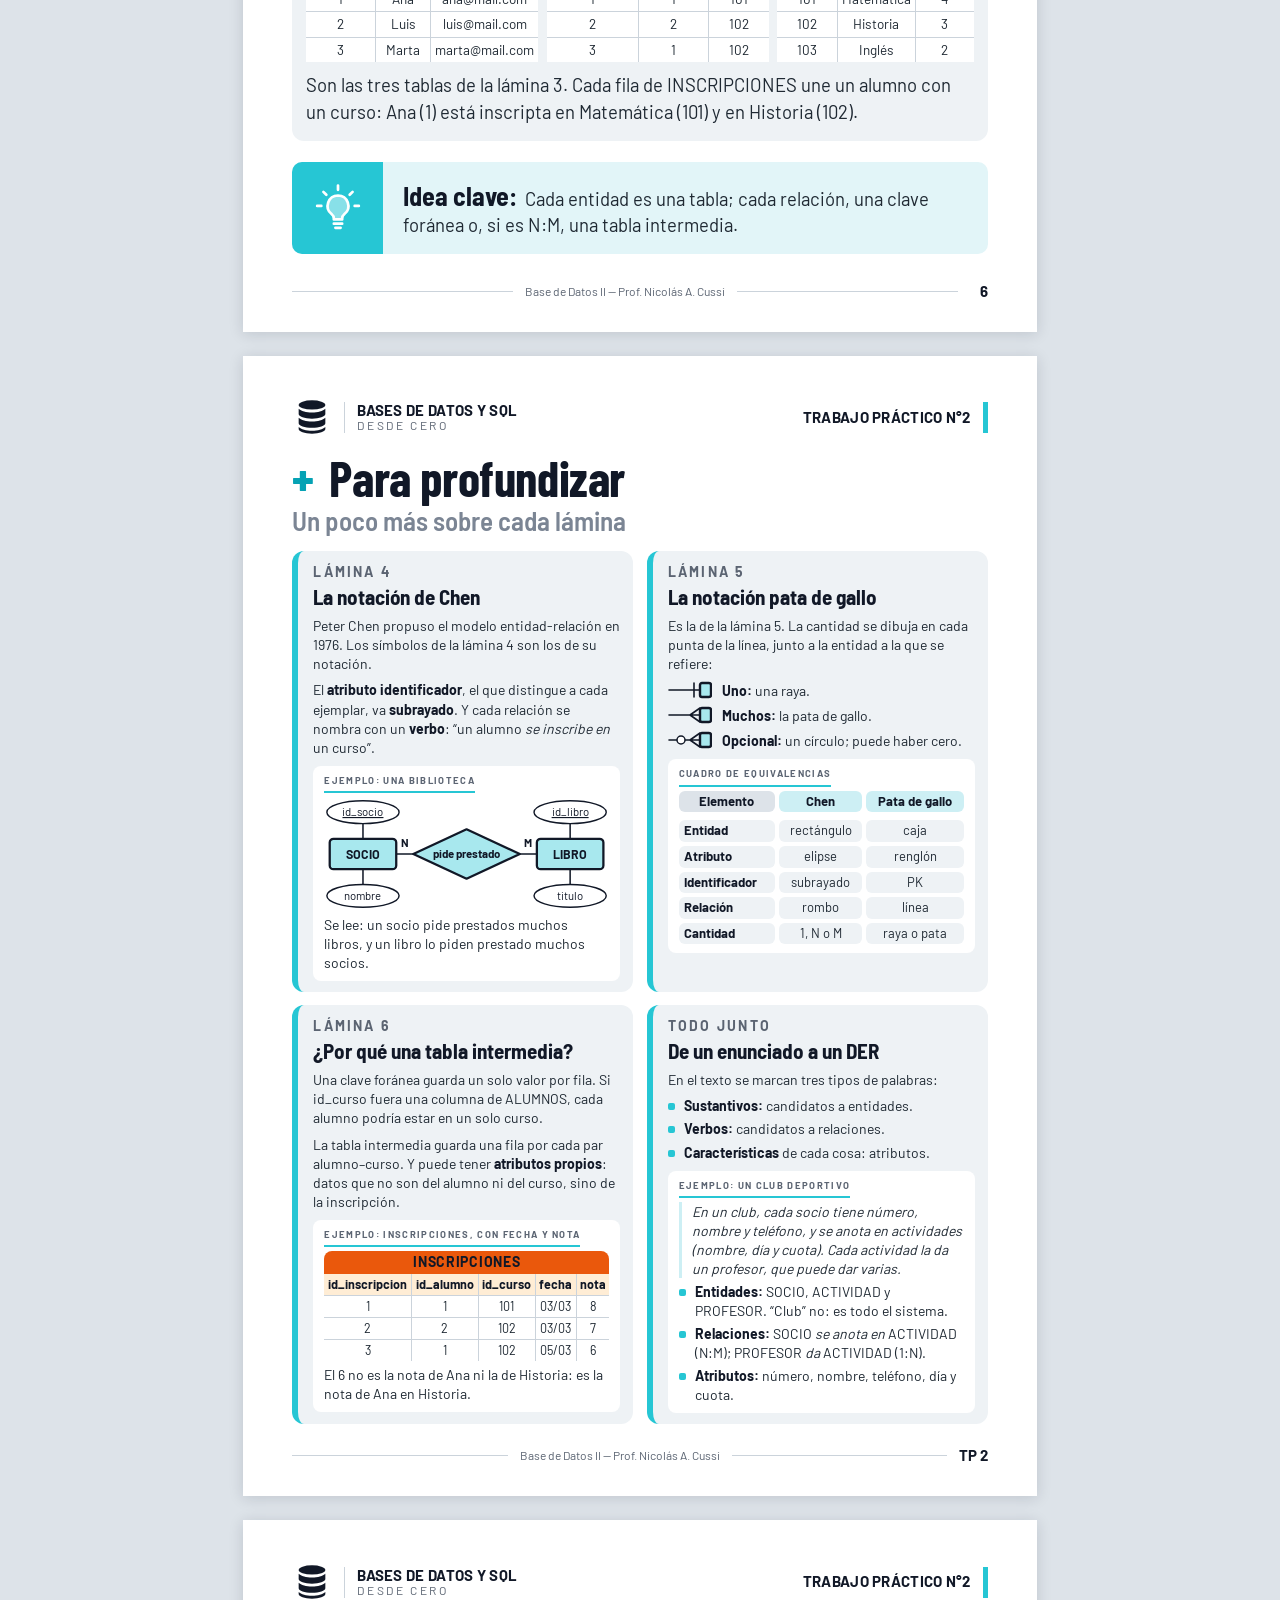
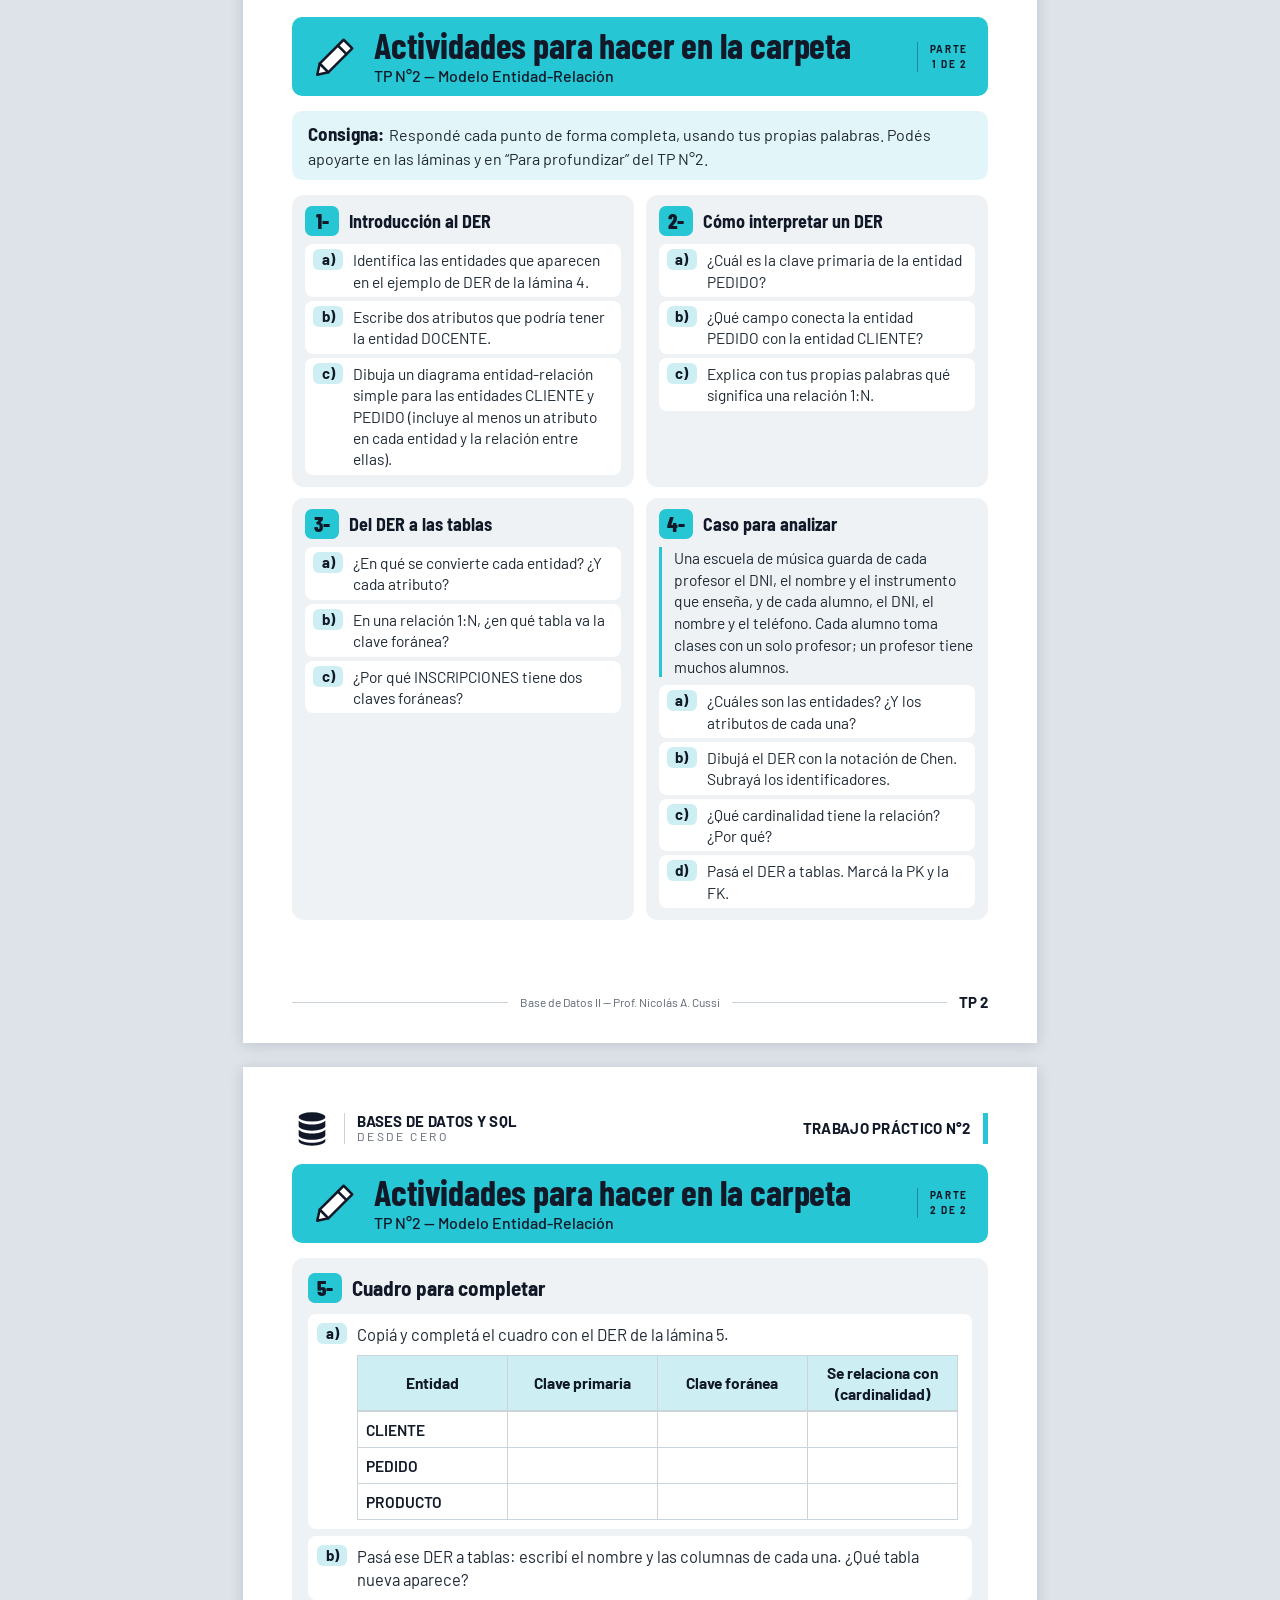
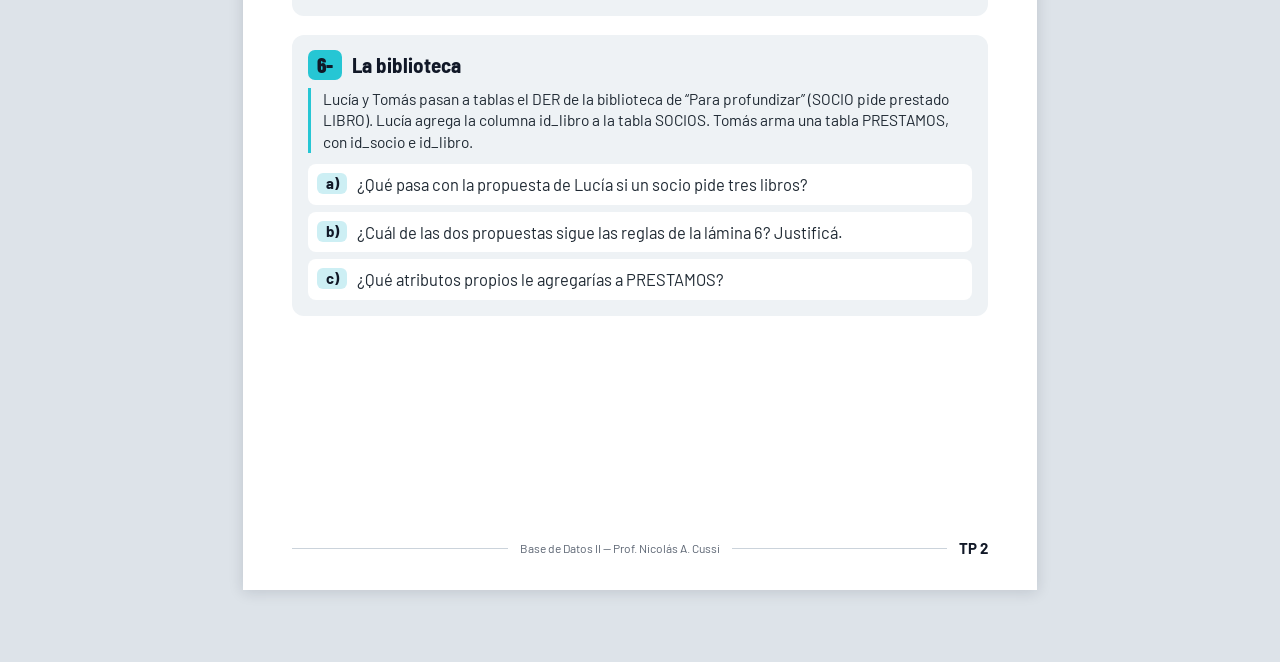
<file: unidades/tp02.html>
<!DOCTYPE html>
<html lang="es-AR">
<head>
  <meta charset="utf-8">
  <meta name="viewport" content="width=device-width, initial-scale=1">
  <title>TP N°2 — Modelo Entidad-Relación · Base de Datos II</title>
  <meta name="description" content="TP N°2 de Base de Datos II: qué es un diagrama entidad-relación, cómo se lee y cómo se pasa a tablas. Prof. Nicolás A. Cussi.">
  <meta name="theme-color" content="#26C6D4">
  <!-- Vista previa del enlace (WhatsApp, Classroom, etc.) -->
  <meta property="og:type" content="website">
  <meta property="og:locale" content="es_AR">
  <meta property="og:site_name" content="Base de Datos II · Cuadernillo Digital">
  <meta property="og:title" content="TP N°2 — Modelo Entidad-Relación · Base de Datos II">
  <meta property="og:description" content="6.º año · Prof. Nicolás A. Cussi">
  <meta property="og:url" content="https://prof-nkocussi.github.io/App-Web-Base-de-Datos-2/unidades/tp02.html">
  <meta property="og:image" content="https://prof-nkocussi.github.io/App-Web-Base-de-Datos-2/assets/img/miniatura.png">
  <meta property="og:image:width" content="1200">
  <meta property="og:image:height" content="630">
  <meta property="og:image:alt" content="Base de Datos II, cuadernillo digital de 6.º año">
  <meta name="twitter:card" content="summary_large_image">
  <link rel="preload" href="../assets/fonts/barlow-latin-400-normal.woff2" as="font" type="font/woff2" crossorigin>
  <link rel="preload" href="../assets/fonts/barlow-semi-condensed-latin-700-normal.woff2" as="font" type="font/woff2" crossorigin>
  <link rel="stylesheet" href="../assets/css/estilos.css">
</head>
<body data-tp="2" class="modulo-1">

<!-- ====== Íconos (SVG simples, rehechos a partir del PDF) ====== -->
<svg width="0" height="0" style="position:absolute" aria-hidden="true" focusable="false">
  <defs>
    <symbol id="i-db-solido" viewBox="0 0 48 48">
      <g style="fill:currentColor;stroke:none">
        <ellipse cx="24" cy="9.5" rx="16" ry="5.5"/>
        <path d="M8 14c2.8 2.9 9.1 4.5 16 4.5S37.2 16.9 40 14v6.5c0 3-7.2 5.5-16 5.5S8 23.5 8 20.5z"/>
        <path d="M8 25c2.8 2.9 9.1 4.5 16 4.5S37.2 27.9 40 25v6.5c0 3-7.2 5.5-16 5.5S8 34.5 8 31.5z"/>
        <path d="M8 36c2.8 2.9 9.1 4.5 16 4.5S37.2 38.9 40 36v2.5c0 3-7.2 5.5-16 5.5S8 41.5 8 38.5z"/>
      </g>
    </symbol>
    <symbol id="i-db" viewBox="0 0 48 48">
      <ellipse cx="24" cy="11" rx="15" ry="5.5" style="fill:var(--ac)"/>
      <path d="M9 11v26c0 3 6.7 5.5 15 5.5S39 40 39 37V11"/>
      <path d="M9 19.7c0 3 6.7 5.5 15 5.5s15-2.5 15-5.5M9 28.4c0 3 6.7 5.5 15 5.5s15-2.5 15-5.5"/>
    </symbol>
    <symbol id="i-doc-der" viewBox="0 0 48 48">
      <path d="M30 5H10v38h28V13z"/>
      <path d="M30 5v8h8"/>
      <path d="M18 22v4M22 22l7 7"/>
      <rect x="14" y="14" width="8" height="8" rx="1.5" style="fill:var(--ac)"/>
      <rect x="14" y="26" width="8" height="8" rx="1.5" style="fill:var(--ac)"/>
      <rect x="27" y="29" width="8" height="8" rx="1.5" style="fill:var(--ac)"/>
    </symbol>
    <symbol id="i-der-tablas" viewBox="0 0 48 48">
      <path d="M11 15l9 9-9 9-9-9z" style="fill:var(--ac)"/>
      <path d="M21 24h5M24 21l3 3-3 3"/>
      <path d="M29 13h16v6H29z" style="fill:var(--ac);stroke:none"/>
      <rect x="28" y="12" width="18" height="24" rx="2"/>
      <path d="M28 19h18M28 25.5h18M28 32h18M37 19v17"/>
    </symbol>
    <symbol id="i-engranaje" viewBox="0 0 48 48">
      <path d="M38.3 19.6 42.6 20.2 42.6 27.8 38.3 28.4 37.3 31 39.8 34.5 34.5 39.8 31 37.3 28.4 38.3 27.8 42.6 20.2 42.6 19.6 38.3 17 37.3 13.5 39.8 8.2 34.5 10.7 31 9.7 28.4 5.4 27.8 5.4 20.2 9.7 19.6 10.7 17 8.2 13.5 13.5 8.2 17 10.7 19.6 9.7 20.2 5.4 27.8 5.4 28.4 9.7 31 10.7 34.5 8.2 39.8 13.5 37.3 17Z"/>
      <circle cx="24" cy="24" r="6.5" style="fill:var(--ac)"/>
      <circle cx="24" cy="24" r="2.2" style="fill:#fff;stroke:none"/>
    </symbol>
    <symbol id="i-personas" viewBox="0 0 48 48">
      <circle cx="10.5" cy="19" r="4"/>
      <path d="M3 37c0-5 3.3-8.5 7.5-8.5 1.9 0 3.4.6 4.6 1.6"/>
      <circle cx="37.5" cy="19" r="4"/>
      <path d="M45 37c0-5-3.3-8.5-7.5-8.5-1.9 0-3.4.6-4.6 1.6"/>
      <circle cx="24" cy="14" r="5.5" style="fill:var(--ac)"/>
      <path d="M13.5 38c0-7 4.7-12 10.5-12s10.5 5 10.5 12z" style="fill:var(--ac)"/>
    </symbol>
    <symbol id="i-lupa" viewBox="0 0 48 48">
      <circle cx="20" cy="20" r="9" style="fill:var(--ac);stroke:none"/>
      <circle cx="20" cy="20" r="13"/>
      <path d="M29.5 29.5 41 41" style="stroke-width:4.5"/>
    </symbol>
    <symbol id="i-tabla" viewBox="0 0 48 48">
      <path d="M7.3 11.3h33.4V17H7.3z" style="fill:var(--ac);stroke:none"/>
      <rect x="6" y="10" width="36" height="28" rx="2"/>
      <path d="M6 17h36M6 24h36M6 31h36M18 17v21M30 17v21"/>
    </symbol>
    <symbol id="i-columna" viewBox="0 0 48 48">
      <path d="M18 11.3h12v25.4H18z" style="fill:var(--ac);stroke:none"/>
      <rect x="6" y="10" width="36" height="28" rx="2"/>
      <path d="M6 17h36M6 24h36M6 31h36M18 10v28M30 10v28"/>
    </symbol>
    <symbol id="i-doc" viewBox="0 0 48 48">
      <path d="M30 43H11V5h18l9 9v19"/>
      <path d="M29 5v9h9"/>
      <path d="M16 18h12M16 24h16M16 30h10M16 36h6"/>
      <circle cx="36" cy="38" r="5.5" style="fill:var(--ac)"/>
      <circle cx="36" cy="38" r="1.8" style="fill:#fff;stroke:none"/>
    </symbol>
    <symbol id="i-llave" viewBox="0 0 48 48">
      <path d="M22 20.5h21l2.5 3.5-2.5 3.5h-3l-2 3-2-3h-2l-2 3-2-3H22z" style="fill:var(--ac)"/>
      <circle cx="14" cy="24" r="10" style="fill:var(--ac)"/>
      <circle cx="11.5" cy="24" r="3" style="fill:#fff"/>
    </symbol>
    <symbol id="i-relaciones" viewBox="0 0 48 48">
      <path d="M24 30V12M24 30 9 19M24 30l15-11"/>
      <circle cx="24" cy="9.5" r="4.5" style="fill:var(--ac)"/>
      <circle cx="8" cy="19" r="4.5" style="fill:#fff"/>
      <circle cx="40" cy="19" r="4.5" style="fill:#fff"/>
      <circle cx="24" cy="32" r="9" style="fill:var(--ac)"/>
    </symbol>
    <symbol id="i-1n" viewBox="0 0 48 48">
      <rect x="3" y="16" width="12" height="16" rx="2" style="fill:var(--ac)"/>
      <rect x="33" y="16" width="12" height="16" rx="2" style="fill:#fff"/>
      <path d="M15 24h18M20 18.5v11M26 24l7-6M26 24l7 6"/>
    </symbol>
    <symbol id="i-nm" viewBox="0 0 48 48">
      <rect x="1.5" y="17" width="10" height="14" rx="2" style="fill:var(--ac)"/>
      <rect x="18.5" y="15" width="11" height="18" rx="2" style="fill:#fff"/>
      <rect x="36.5" y="17" width="10" height="14" rx="2" style="fill:var(--ac)"/>
      <path d="M11.5 24h7M29.5 24h7M14.5 24l4-4.5M14.5 24l4 4.5M33.5 24l-4-4.5M33.5 24l-4 4.5"/>
    </symbol>
    <symbol id="i-lapiz" viewBox="0 0 48 48">
      <path d="M33 6l9 9-25 25-9-9z" style="fill:var(--ac)"/>
      <path d="M8 31 5.5 42.5 17 40z" style="fill:#fff"/>
      <path d="M27 12l9 9"/>
    </symbol>
    <symbol id="i-foco" viewBox="0 0 48 48">
      <path d="M24 2.5v4M10 8.5l2.8 2.8M38 8.5l-2.8 2.8M4 22h4M40 22h4"/>
      <path d="M24 12a10 10 0 0 0-6.2 17.8c1.4 1.2 2.2 2.6 2.2 4.2v1h8v-1c0-1.6.8-3 2.2-4.2A10 10 0 0 0 24 12z" style="fill:var(--ac)"/>
      <path d="M20 39h8M21.5 43h5"/>
    </symbol>
    <symbol id="i-descarga" viewBox="0 0 24 24">
      <path d="M12 3v12M7 10l5 5 5-5M5 20h14"/>
    </symbol>
    <symbol id="i-atras" viewBox="0 0 24 24">
      <path d="M20 12H5M11 6l-6 6 6 6"/>
    </symbol>
  </defs>
</svg>

<a class="saltar" href="#contenido">Saltar al contenido</a>

<header class="barra">
  <div class="barra__fila">
    <a class="boton barra__volver" href="../indice.html"><svg aria-hidden="true" focusable="false"><use href="#i-atras"/></svg><span>Índice</span></a>
    <span class="barra__titulo">TP N°2 — Modelo Entidad-Relación</span>
    <button class="boton" type="button" data-imprimir aria-label="Guardar en PDF">
      <svg aria-hidden="true" focusable="false"><use href="#i-descarga"/></svg><span><span class="boton__largo">Guardar </span>PDF</span>
    </button>
  </div>
  <nav class="partes" aria-label="Partes del TP N°2">
    <a href="#pag-4">4 · Introducción al DER</a>
    <a href="#pag-5">5 · Interpretar un DER</a>
    <a href="#pag-6">6 · Del DER a las tablas</a>
    <a href="#profundizar">Para profundizar</a>
    <a href="#actividades">Actividades</a>
  </nav>
</header>

<main id="contenido" class="laminas">
  <h1 class="sr-only">TP N°2 — Modelo Entidad-Relación</h1>

  <!-- =================== LÁMINA 4 (PDF pág. 15) =================== -->
  <article class="lamina lamina--densa" id="pag-4" aria-labelledby="t4">
    <div class="cab" aria-hidden="true">
      <svg class="cab__logo"><use href="#i-db-solido"/></svg>
      <div class="cab__marca"><b>BASES DE DATOS Y SQL</b><span>DESDE CERO</span></div>
      <div class="cab__lema">TRABAJO PRÁCTICO <span class="cab__lema-n">N°2</span></div>
      <span class="cab__raya"></span>
    </div>

    <div class="tit">
      <h2 class="tit__h tit__h--largo" id="t4"><span class="tit__num">4.</span> Introducción al Diagrama Entidad-Relación</h2>
      <p class="tit__sub">El plano visual de una base de datos</p>
    </div>

    <div class="intro">
      <svg class="ico ico--xl" aria-hidden="true" focusable="false"><use href="#i-db"/></svg>
      <p>Un <strong>Diagrama Entidad-Relación (DER)</strong> es una forma gráfica de representar las entidades, sus atributos y las relaciones entre ellas antes de crear la base de datos.</p>
    </div>

    <ul class="reconocer reconocer--3">
      <li class="tarjeta">
        <h3 class="tarjeta__cab">ENTIDAD</h3>
        <div class="reconocer__def">
          <svg class="der-simbolo" viewBox="0 0 64 44" role="img" aria-label="Rectángulo, el símbolo de una entidad"><rect class="der__ent" x="3" y="5" width="58" height="34" rx="5"/></svg>
          <p>Representa un objeto o concepto del mundo real sobre el que se almacenan datos.</p>
        </div>
        <p class="reconocer__ej"><strong>Ejemplo:</strong> <span class="der-ej">ALUMNO</span></p>
      </li>
      <li class="tarjeta">
        <h3 class="tarjeta__cab">ATRIBUTO</h3>
        <div class="reconocer__def">
          <svg class="der-simbolo" viewBox="0 0 64 44" role="img" aria-label="Elipse, el símbolo de un atributo"><ellipse class="der__atr" cx="32" cy="22" rx="29" ry="16"/></svg>
          <p>Representa una característica o dato de una entidad.</p>
        </div>
        <p class="reconocer__ej"><strong>Ejemplo:</strong> <span class="der-ej">nombre, fecha_nacimiento</span></p>
      </li>
      <li class="tarjeta">
        <h3 class="tarjeta__cab">RELACIÓN</h3>
        <div class="reconocer__def">
          <svg class="der-simbolo" viewBox="0 0 64 44" role="img" aria-label="Rombo, el símbolo de una relación"><path class="der__rel" d="M32 4 60 22 32 40 4 22z"/></svg>
          <p>Representa la asociación entre dos o más entidades.</p>
        </div>
        <p class="reconocer__ej"><strong>Ejemplo:</strong> <span class="der-ej">se_inscribe en, imparte</span></p>
      </li>
    </ul>

    <section class="panel" aria-labelledby="e4">
      <div class="panel__cab"><h3 class="subtitulo" id="e4">Ejemplo de Diagrama Entidad-Relación</h3></div>
      <div class="der-lienzo">
        <!-- Pantalla ancha y A4 -->
        <svg class="der der--ancho der--chen" viewBox="0 0 700 136" role="img" aria-label="Diagrama entidad-relación: la entidad ALUMNO, con los atributos id_alumno (subrayado, es el identificador), nombre y email, se vincula con la entidad CURSO, con los atributos id_curso (subrayado, es el identificador), nombre y creditos, mediante la relación INSCRIPCIÓN. Cardinalidad: N del lado de ALUMNO y N del lado de CURSO.">
          <path class="der__linea" d="M98 22 126 54M98 68H126M98 114 126 82M242 68H282M418 68H458M574 54 602 22M574 68H602M574 82 602 114"/>
          <ellipse class="der__atr" cx="50" cy="22" rx="48" ry="17"/>
          <ellipse class="der__atr" cx="50" cy="68" rx="48" ry="17"/>
          <ellipse class="der__atr" cx="50" cy="114" rx="48" ry="17"/>
          <text class="der__id" x="50" y="27" text-anchor="middle">id_alumno</text>
          <text x="50" y="73" text-anchor="middle">nombre</text>
          <text x="50" y="119" text-anchor="middle">email</text>
          <rect class="der__ent" x="126" y="40" width="116" height="56" rx="8"/>
          <text class="der__nom" x="184" y="74" text-anchor="middle">ALUMNO</text>
          <text class="der__card" x="262" y="58" text-anchor="middle">N</text>
          <path class="der__rel" d="M350 31 418 68 350 105 282 68z"/>
          <text class="der__nom" x="350" y="74" text-anchor="middle">INSCRIPCIÓN</text>
          <text class="der__card" x="438" y="58" text-anchor="middle">N</text>
          <rect class="der__ent" x="458" y="40" width="116" height="56" rx="8"/>
          <text class="der__nom" x="516" y="74" text-anchor="middle">CURSO</text>
          <ellipse class="der__atr" cx="650" cy="22" rx="48" ry="17"/>
          <ellipse class="der__atr" cx="650" cy="68" rx="48" ry="17"/>
          <ellipse class="der__atr" cx="650" cy="114" rx="48" ry="17"/>
          <text class="der__id" x="650" y="27" text-anchor="middle">id_curso</text>
          <text x="650" y="73" text-anchor="middle">nombre</text>
          <text x="650" y="119" text-anchor="middle">creditos</text>
        </svg>
        <!-- Celular: el mismo diagrama, de arriba hacia abajo -->
        <svg class="der der--angosto der--chen" viewBox="0 0 320 358" role="img" aria-label="Diagrama entidad-relación: la entidad ALUMNO, con los atributos id_alumno (subrayado, es el identificador), nombre y email, se vincula con la entidad CURSO, con los atributos id_curso (subrayado, es el identificador), nombre y creditos, mediante la relación INSCRIPCIÓN. Cardinalidad: N del lado de ALUMNO y N del lado de CURSO.">
          <path class="der__linea" d="M55 39 130 62M160 39V62M265 39 190 62M160 108V142M160 218V252M130 298 55 321M160 298V321M190 298 265 321"/>
          <ellipse class="der__atr" cx="55" cy="22" rx="50" ry="17"/>
          <ellipse class="der__atr" cx="160" cy="22" rx="50" ry="17"/>
          <ellipse class="der__atr" cx="265" cy="22" rx="50" ry="17"/>
          <text class="der__id" x="55" y="27" text-anchor="middle">id_alumno</text>
          <text x="160" y="27" text-anchor="middle">nombre</text>
          <text x="265" y="27" text-anchor="middle">email</text>
          <rect class="der__ent" x="100" y="62" width="120" height="46" rx="8"/>
          <text class="der__nom" x="160" y="91" text-anchor="middle">ALUMNO</text>
          <text class="der__card" x="174" y="129">N</text>
          <path class="der__rel" d="M160 142 240 180 160 218 80 180z"/>
          <text class="der__nom" x="160" y="185" text-anchor="middle">INSCRIPCIÓN</text>
          <text class="der__card" x="174" y="241">N</text>
          <rect class="der__ent" x="100" y="252" width="120" height="46" rx="8"/>
          <text class="der__nom" x="160" y="281" text-anchor="middle">CURSO</text>
          <ellipse class="der__atr" cx="55" cy="338" rx="50" ry="17"/>
          <ellipse class="der__atr" cx="160" cy="338" rx="50" ry="17"/>
          <ellipse class="der__atr" cx="265" cy="338" rx="50" ry="17"/>
          <text class="der__id" x="55" y="343" text-anchor="middle">id_curso</text>
          <text x="160" y="343" text-anchor="middle">nombre</text>
          <text x="265" y="343" text-anchor="middle">creditos</text>
        </svg>
      </div>
    </section>

    <section class="panel" aria-labelledby="s4">
      <div class="panel__cab"><h3 class="subtitulo" id="s4">¿Para qué sirve?</h3></div>
      <ul class="ambitos ambitos--4 ambitos--fila">
        <li class="tarjeta"><svg class="ico" aria-hidden="true" focusable="false"><use href="#i-engranaje"/></svg><h4 class="tarjeta__cab">Planificar la estructura</h4><p>Ayuda a organizar los datos antes de implementar la base de datos.</p></li>
        <li class="tarjeta"><svg class="ico" aria-hidden="true" focusable="false"><use href="#i-db"/></svg><h4 class="tarjeta__cab">Evitar duplicación</h4><p>Permite identificar datos repetidos y mejorar el diseño.</p></li>
        <li class="tarjeta"><svg class="ico" aria-hidden="true" focusable="false"><use href="#i-personas"/></svg><h4 class="tarjeta__cab">Comunicar el diseño</h4><p>Es un lenguaje visual fácil de entender para todo el equipo.</p></li>
        <li class="tarjeta"><svg class="ico" aria-hidden="true" focusable="false"><use href="#i-lupa"/></svg><h4 class="tarjeta__cab">Detectar relaciones</h4><p>Facilita encontrar cómo se conectan los datos entre entidades.</p></li>
      </ul>
    </section>

    <aside class="idea" aria-label="Idea clave">
      <span class="idea__ico"><svg class="ico" aria-hidden="true" focusable="false"><use href="#i-foco"/></svg></span>
      <p><strong>Idea clave:</strong> Un DER funciona como un plano o esquema de la base de datos antes de escribir el código SQL.</p>
    </aside>

    <footer class="pie">
      <span class="pie__linea"></span>
      <span>Base de Datos II — Prof. Nicolás A. Cussi</span>
      <span class="pie__linea"></span>
      <span class="pie__num" aria-label="Página 4">4</span>
    </footer>
  </article>

  <!-- =================== LÁMINA 5 (PDF pág. 16) =================== -->
  <article class="lamina lamina--densa" id="pag-5" aria-labelledby="t5">
    <div class="cab" aria-hidden="true">
      <svg class="cab__logo"><use href="#i-db-solido"/></svg>
      <div class="cab__marca"><b>BASES DE DATOS Y SQL</b><span>DESDE CERO</span></div>
      <div class="cab__lema">TRABAJO PRÁCTICO <span class="cab__lema-n">N°2</span></div>
      <span class="cab__raya"></span>
    </div>

    <div class="tit">
      <h2 class="tit__h" id="t5"><span class="tit__num">5.</span> Cómo interpretar un DER</h2>
      <p class="tit__sub">Leer entidades, atributos y relaciones</p>
    </div>

    <div class="intro">
      <svg class="ico ico--xl" aria-hidden="true" focusable="false"><use href="#i-doc-der"/></svg>
      <p>Para leer un Diagrama Entidad-Relación (DER) debes identificar primero las <strong>entidades</strong>, luego sus <strong>atributos</strong>, después las <strong>claves</strong> y finalmente las <strong>relaciones</strong> y su cardinalidad.</p>
    </div>

    <section class="panel" aria-labelledby="e5">
      <div class="panel__cab"><h3 class="subtitulo" id="e5">Ejemplo de DER</h3></div>
      <div class="der-lienzo">
        <!-- Pantalla ancha y A4 -->
        <svg class="der der--ancho" viewBox="0 0 672 156" role="img" aria-label="DER en notación pata de gallo. CLIENTE: id_cliente (PK), nombre, email, telefono y direccion. PEDIDO: id_pedido (PK), id_cliente (FK), fecha, total y estado. PRODUCTO: id_producto (PK), nombre, precio, stock y categoria. Entre CLIENTE y PEDIDO, relación 1 : N, con una raya del lado de CLIENTE y pata de gallo del lado de PEDIDO: un cliente puede tener muchos pedidos. Entre PEDIDO y PRODUCTO, relación N : M, con pata de gallo de los dos lados: un pedido puede tener muchos productos y un producto puede estar en muchos pedidos.">
          <path class="der__linea" d="M152 72H261M163 63v18M243 72 261 63M243 72 261 81M411 72H520M429 72 411 63M429 72 411 81M502 72 520 63M502 72 520 81"/>
          <text class="der__card" x="206.5" y="60" text-anchor="middle">1 : N</text>
          <text class="der__nota" text-anchor="middle"><tspan x="206.5" y="92">Un cliente</tspan><tspan x="206.5" y="105">puede tener</tspan><tspan x="206.5" y="118">muchos pedidos</tspan></text>
          <text class="der__card" x="465.5" y="60" text-anchor="middle">N : M</text>
          <text class="der__nota" text-anchor="middle"><tspan x="465.5" y="88">Un pedido puede</tspan><tspan x="465.5" y="100.5">tener muchos</tspan><tspan x="465.5" y="113">productos y un</tspan><tspan x="465.5" y="125.5">producto puede</tspan><tspan x="465.5" y="138">estar en muchos</tspan><tspan x="465.5" y="150.5">pedidos</tspan></text>

          <rect class="der__caja" x="2" y="2" width="150" height="152" rx="8"/>
          <path class="der__caja-cab" d="M10 2h134a8 8 0 0 1 8 8v22H2V10a8 8 0 0 1 8-8z"/>
          <text class="der__nom" x="77" y="23" text-anchor="middle">CLIENTE</text>
          <rect class="der__pk" x="12" y="42" width="26" height="17" rx="4"/><text class="der__etq" x="25" y="54.5" text-anchor="middle">PK</text>
          <text class="der__clave" x="46" y="55">id_cliente</text>
          <text x="46" y="77">nombre</text>
          <text x="46" y="99">email</text>
          <text x="46" y="121">telefono</text>
          <text x="46" y="143">direccion</text>

          <rect class="der__caja" x="261" y="2" width="150" height="152" rx="8"/>
          <path class="der__caja-cab" d="M269 2h134a8 8 0 0 1 8 8v22H261V10a8 8 0 0 1 8-8z"/>
          <text class="der__nom" x="336" y="23" text-anchor="middle">PEDIDO</text>
          <rect class="der__pk" x="271" y="42" width="26" height="17" rx="4"/><text class="der__etq" x="284" y="54.5" text-anchor="middle">PK</text>
          <text class="der__clave" x="305" y="55">id_pedido</text>
          <rect class="der__fk" x="271" y="64" width="26" height="17" rx="4"/><text class="der__etq" x="284" y="76.5" text-anchor="middle">FK</text>
          <text class="der__clave" x="305" y="77">id_cliente</text>
          <text x="305" y="99">fecha</text>
          <text x="305" y="121">total</text>
          <text x="305" y="143">estado</text>

          <rect class="der__caja" x="520" y="2" width="150" height="152" rx="8"/>
          <path class="der__caja-cab" d="M528 2h134a8 8 0 0 1 8 8v22H520V10a8 8 0 0 1 8-8z"/>
          <text class="der__nom" x="595" y="23" text-anchor="middle">PRODUCTO</text>
          <rect class="der__pk" x="530" y="42" width="26" height="17" rx="4"/><text class="der__etq" x="543" y="54.5" text-anchor="middle">PK</text>
          <text class="der__clave" x="564" y="55">id_producto</text>
          <text x="564" y="77">nombre</text>
          <text x="564" y="99">precio</text>
          <text x="564" y="121">stock</text>
          <text x="564" y="143">categoria</text>
        </svg>
        <!-- Celular: el mismo diagrama, de arriba hacia abajo -->
        <svg class="der der--angosto" viewBox="0 0 320 670" role="img" aria-label="DER en notación pata de gallo. CLIENTE: id_cliente (PK), nombre, email, telefono y direccion. PEDIDO: id_pedido (PK), id_cliente (FK), fecha, total y estado. PRODUCTO: id_producto (PK), nombre, precio, stock y categoria. Entre CLIENTE y PEDIDO, relación 1 : N, con una raya del lado de CLIENTE y pata de gallo del lado de PEDIDO: un cliente puede tener muchos pedidos. Entre PEDIDO y PRODUCTO, relación N : M, con pata de gallo de los dos lados: un pedido puede tener muchos productos y un producto puede estar en muchos pedidos.">
          <path class="der__linea" d="M160 164V244M151 176h18M160 226 151 244M160 226 169 244M160 406V506M160 424 151 406M160 424 169 406M160 488 151 506M160 488 169 506"/>
          <text class="der__card" x="176" y="198">1 : N</text>
          <text class="der__nota"><tspan x="176" y="214">Un cliente puede tener</tspan><tspan x="176" y="228">muchos pedidos</tspan></text>
          <text class="der__card" x="176" y="434">N : M</text>
          <text class="der__nota"><tspan x="176" y="450">Un pedido puede tener</tspan><tspan x="176" y="464">muchos productos y un</tspan><tspan x="176" y="478">producto puede estar</tspan><tspan x="176" y="492">en muchos pedidos</tspan></text>

          <rect class="der__caja" x="60" y="2" width="200" height="162" rx="8"/>
          <path class="der__caja-cab" d="M68 2h184a8 8 0 0 1 8 8v22H60V10a8 8 0 0 1 8-8z"/>
          <text class="der__nom" x="160" y="23" text-anchor="middle">CLIENTE</text>
          <rect class="der__pk" x="70" y="42" width="26" height="17" rx="4"/><text class="der__etq" x="83" y="54.5" text-anchor="middle">PK</text>
          <text class="der__clave" x="104" y="55">id_cliente</text>
          <text x="104" y="79">nombre</text>
          <text x="104" y="103">email</text>
          <text x="104" y="127">telefono</text>
          <text x="104" y="151">direccion</text>

          <rect class="der__caja" x="60" y="244" width="200" height="162" rx="8"/>
          <path class="der__caja-cab" d="M68 244h184a8 8 0 0 1 8 8v22H60v-22a8 8 0 0 1 8-8z"/>
          <text class="der__nom" x="160" y="265" text-anchor="middle">PEDIDO</text>
          <rect class="der__pk" x="70" y="284" width="26" height="17" rx="4"/><text class="der__etq" x="83" y="296.5" text-anchor="middle">PK</text>
          <text class="der__clave" x="104" y="297">id_pedido</text>
          <rect class="der__fk" x="70" y="308" width="26" height="17" rx="4"/><text class="der__etq" x="83" y="320.5" text-anchor="middle">FK</text>
          <text class="der__clave" x="104" y="321">id_cliente</text>
          <text x="104" y="345">fecha</text>
          <text x="104" y="369">total</text>
          <text x="104" y="393">estado</text>

          <rect class="der__caja" x="60" y="506" width="200" height="162" rx="8"/>
          <path class="der__caja-cab" d="M68 506h184a8 8 0 0 1 8 8v22H60v-22a8 8 0 0 1 8-8z"/>
          <text class="der__nom" x="160" y="527" text-anchor="middle">PRODUCTO</text>
          <rect class="der__pk" x="70" y="546" width="26" height="17" rx="4"/><text class="der__etq" x="83" y="558.5" text-anchor="middle">PK</text>
          <text class="der__clave" x="104" y="559">id_producto</text>
          <text x="104" y="583">nombre</text>
          <text x="104" y="607">precio</text>
          <text x="104" y="631">stock</text>
          <text x="104" y="655">categoria</text>
        </svg>
      </div>
    </section>

    <section class="panel" aria-labelledby="p5">
      <div class="panel__cab"><h3 class="subtitulo" id="p5">Pasos para interpretar un DER</h3></div>
      <ol class="secuencia secuencia--suelta pasos-der">
        <li class="paso"><h4><span class="paso__n">1</span>Identificar entidades</h4><svg class="ico" aria-hidden="true" focusable="false"><use href="#i-tabla"/></svg><p>Busca los rectángulos del diagrama. Cada uno representa una entidad (por ejemplo: CLIENTE, PEDIDO, PRODUCTO).</p></li>
        <li class="paso"><h4><span class="paso__n">2</span>Leer atributos</h4><svg class="ico" aria-hidden="true" focusable="false"><use href="#i-doc"/></svg><p>Dentro de cada entidad aparecen sus atributos (campos) con sus nombres y tipos de información (por ejemplo: <em>nombre, fecha, precio</em>).</p></li>
        <li class="paso"><h4><span class="paso__n">3</span>Reconocer claves</h4><svg class="ico" aria-hidden="true" focusable="false"><use href="#i-llave"/></svg><p>Identifica la clave primaria (PK) de cada entidad y las claves foráneas (FK) que relacionan entidades (por ejemplo: id_cliente en PEDIDO).</p></li>
        <li class="paso"><h4><span class="paso__n">4</span>Observar cardinalidad</h4><svg class="ico" aria-hidden="true" focusable="false"><use href="#i-relaciones"/></svg><p>Revisa los símbolos y números de cardinalidad (1:1, 1:N, N:M) para entender cuántos registros de una entidad se relacionan con otra.</p></li>
      </ol>
    </section>

    <section class="panel panel--fila" aria-labelledby="l5">
      <div class="panel__cab"><h3 class="subtitulo" id="l5">Leyenda</h3></div>
      <ul class="comun comun--2">
        <li><span class="clave clave--grande">PK</span><p><strong>Clave Primaria (Primary Key)</strong> Identifica de forma única cada registro de una entidad.</p></li>
        <li><span class="clave clave--fk clave--grande">FK</span><p><strong>Clave Foránea (Foreign Key)</strong> Referencia la clave primaria de otra entidad.</p></li>
      </ul>
    </section>

    <aside class="idea" aria-label="Idea clave">
      <span class="idea__ico"><svg class="ico" aria-hidden="true" focusable="false"><use href="#i-foco"/></svg></span>
      <p><strong>Idea clave:</strong> Un DER muestra la estructura de los datos (entidades, atributos y relaciones), no los valores reales de los datos.</p>
    </aside>

    <footer class="pie">
      <span class="pie__linea"></span>
      <span>Base de Datos II — Prof. Nicolás A. Cussi</span>
      <span class="pie__linea"></span>
      <span class="pie__num" aria-label="Página 5">5</span>
    </footer>
  </article>

  <!-- =================== LÁMINA 6 (contenido nuevo, no está en el PDF) =================== -->
  <article class="lamina" id="pag-6" aria-labelledby="t6" data-origen="nuevo">
    <div class="cab" aria-hidden="true">
      <svg class="cab__logo"><use href="#i-db-solido"/></svg>
      <div class="cab__marca"><b>BASES DE DATOS Y SQL</b><span>DESDE CERO</span></div>
      <div class="cab__lema">TRABAJO PRÁCTICO <span class="cab__lema-n">N°2</span></div>
      <span class="cab__raya"></span>
    </div>

    <div class="tit">
      <h2 class="tit__h" id="t6"><span class="tit__num">6.</span> Del DER a las tablas</h2>
      <p class="tit__sub">Cómo se pasa el diagrama a la base de datos</p>
    </div>

    <div class="intro">
      <svg class="ico ico--xl" aria-hidden="true" focusable="false"><use href="#i-der-tablas"/></svg>
      <p>Para construir la base de datos, cada parte del DER se convierte en una <strong>tabla</strong>, una <strong>columna</strong> o una <strong>clave</strong>.</p>
    </div>

    <ol class="secuencia secuencia--linea" aria-label="Reglas para pasar un DER a tablas">
      <li class="paso"><h3>Entidad</h3><svg class="ico" aria-hidden="true" focusable="false"><use href="#i-tabla"/></svg><p>Cada entidad, una <strong>tabla</strong>.</p></li>
      <li class="paso"><h3>Atributo</h3><svg class="ico" aria-hidden="true" focusable="false"><use href="#i-columna"/></svg><p>Cada atributo, una <strong>columna</strong>.</p></li>
      <li class="paso"><h3>Identificador</h3><svg class="ico" aria-hidden="true" focusable="false"><use href="#i-llave"/></svg><p>El identificador, la <strong>clave primaria</strong> (PK).</p></li>
      <li class="paso"><h3>Relación 1:N</h3><svg class="ico" aria-hidden="true" focusable="false"><use href="#i-1n"/></svg><p>La <strong>clave foránea</strong> (FK) va en la tabla del lado N.</p></li>
      <li class="paso"><h3>Relación N:M</h3><svg class="ico" aria-hidden="true" focusable="false"><use href="#i-nm"/></svg><p>Una <strong>tabla intermedia</strong> con las dos claves foráneas.</p></li>
    </ol>

    <section class="panel" aria-labelledby="e6">
      <div class="panel__cab"><h3 class="subtitulo" id="e6">Ejemplo: el DER de la lámina 4, en tablas</h3></div>
      <p class="texto"><strong>ALUMNO</strong> y <strong>CURSO</strong> son entidades: cada una es una tabla (por costumbre, con el nombre en plural). <strong>INSCRIPCIÓN</strong> es una relación N:M: se convierte en una tabla intermedia, con una clave foránea hacia cada entidad.</p>
      <div class="der-tablas">
        <table class="tabla-ej grupo">
          <caption>ALUMNOS</caption>
          <thead>
            <tr><th scope="col"><span class="clave">PK</span>id_alumno</th><th scope="col">nombre</th><th scope="col">email</th></tr>
          </thead>
          <tbody>
            <tr><td>1</td><td>Ana</td><td>ana@mail.com</td></tr>
            <tr><td>2</td><td>Luis</td><td>luis@mail.com</td></tr>
            <tr><td>3</td><td>Marta</td><td>marta@mail.com</td></tr>
          </tbody>
        </table>
        <table class="tabla-ej grupo grupo--naranja">
          <caption>INSCRIPCIONES</caption>
          <thead>
            <tr><th scope="col"><span class="clave">PK</span>id_inscripcion</th><th scope="col"><span class="clave clave--fk">FK</span>id_alumno</th><th scope="col"><span class="clave clave--fk">FK</span>id_curso</th></tr>
          </thead>
          <tbody>
            <tr><td>1</td><td>1</td><td>101</td></tr>
            <tr><td>2</td><td>2</td><td>102</td></tr>
            <tr><td>3</td><td>1</td><td>102</td></tr>
          </tbody>
        </table>
        <table class="tabla-ej grupo">
          <caption>CURSOS</caption>
          <thead>
            <tr><th scope="col"><span class="clave">PK</span>id_curso</th><th scope="col">nombre</th><th scope="col">creditos</th></tr>
          </thead>
          <tbody>
            <tr><td>101</td><td>Matemática</td><td>4</td></tr>
            <tr><td>102</td><td>Historia</td><td>3</td></tr>
            <tr><td>103</td><td>Inglés</td><td>2</td></tr>
          </tbody>
        </table>
      </div>
      <p class="texto">Son las tres tablas de la lámina 3. Cada fila de INSCRIPCIONES une un alumno con un curso: Ana (1) está inscripta en Matemática (101) y en Historia (102).</p>
    </section>

    <aside class="idea" aria-label="Idea clave">
      <span class="idea__ico"><svg class="ico" aria-hidden="true" focusable="false"><use href="#i-foco"/></svg></span>
      <p><strong>Idea clave:</strong> Cada entidad es una tabla; cada relación, una clave foránea o, si es N:M, una tabla intermedia.</p>
    </aside>

    <footer class="pie">
      <span class="pie__linea"></span>
      <span>Base de Datos II — Prof. Nicolás A. Cussi</span>
      <span class="pie__linea"></span>
      <span class="pie__num" aria-label="Página 6">6</span>
    </footer>
  </article>

  <!-- =================== PARA PROFUNDIZAR (contenido nuevo, no está en el PDF) =================== -->
  <article class="lamina lamina--pf" id="profundizar" aria-labelledby="tpf" data-origen="nuevo">
    <div class="cab" aria-hidden="true">
      <svg class="cab__logo"><use href="#i-db-solido"/></svg>
      <div class="cab__marca"><b>BASES DE DATOS Y SQL</b><span>DESDE CERO</span></div>
      <div class="cab__lema">TRABAJO PRÁCTICO <span class="cab__lema-n">N°2</span></div>
      <span class="cab__raya"></span>
    </div>

    <div class="tit">
      <h2 class="tit__h" id="tpf"><span class="tit__num">+</span> Para profundizar</h2>
      <p class="tit__sub">Un poco más sobre cada lámina</p>
    </div>

    <div class="pf-grid">
    <section class="pf" aria-labelledby="pf1">
      <p class="pf__etiqueta">Lámina 4</p>
      <h3 class="pf__titulo" id="pf1">La notación de Chen</h3>
      <div class="pf__cols">
        <div class="pf__texto">
          <p>Peter Chen propuso el modelo entidad-relación en 1976. Los símbolos de la lámina 4 son los de su notación.</p>
          <p>El <strong>atributo identificador</strong>, el que distingue a cada ejemplar, va <strong>subrayado</strong>. Y cada relación se nombra con un <strong>verbo</strong>: “un alumno <em>se inscribe en</em> un curso”.</p>
        </div>
        <div class="pf__caja">
          <h4>Ejemplo: una biblioteca</h4>
          <svg class="der der--pf" viewBox="0 0 300 120" role="img" aria-label="Diagrama en notación de Chen: la entidad SOCIO, con los atributos id_socio (subrayado) y nombre, se vincula con la entidad LIBRO, con los atributos id_libro (subrayado) y titulo, mediante la relación pide prestado. Cardinalidad: N del lado de SOCIO y M del lado de LIBRO.">
            <path class="der__linea" d="M41 28V44M41 76V92M259 28V44M259 76V92M76 60H94M206 60H224"/>
            <ellipse class="der__atr" cx="41" cy="16" rx="38" ry="12"/>
            <ellipse class="der__atr" cx="41" cy="104" rx="38" ry="12"/>
            <ellipse class="der__atr" cx="259" cy="16" rx="38" ry="12"/>
            <ellipse class="der__atr" cx="259" cy="104" rx="38" ry="12"/>
            <text class="der__id" x="41" y="20" text-anchor="middle">id_socio</text>
            <text x="41" y="108" text-anchor="middle">nombre</text>
            <text class="der__id" x="259" y="20" text-anchor="middle">id_libro</text>
            <text x="259" y="108" text-anchor="middle">titulo</text>
            <rect class="der__ent" x="6" y="44" width="70" height="32" rx="4"/>
            <text class="der__nom" x="41" y="65" text-anchor="middle">SOCIO</text>
            <text class="der__card" x="85" y="53" text-anchor="middle">N</text>
            <path class="der__rel" d="M150 34 206 60 150 86 94 60z"/>
            <text class="der__card" x="150" y="64" text-anchor="middle">pide prestado</text>
            <text class="der__card" x="215" y="53" text-anchor="middle">M</text>
            <rect class="der__ent" x="224" y="44" width="70" height="32" rx="4"/>
            <text class="der__nom" x="259" y="65" text-anchor="middle">LIBRO</text>
          </svg>
          <p>Se lee: un socio pide prestados muchos libros, y un libro lo piden prestado muchos socios.</p>
        </div>
      </div>
    </section>

    <section class="pf" aria-labelledby="pf2">
      <p class="pf__etiqueta">Lámina 5</p>
      <h3 class="pf__titulo" id="pf2">La notación pata de gallo</h3>
      <div class="pf__cols">
        <div class="pf__texto">
          <p>Es la de la lámina 5. La cantidad se dibuja en cada punta de la línea, junto a la entidad a la que se refiere:</p>
          <ul class="simbolos">
            <li><svg class="pata" viewBox="0 0 44 20" aria-hidden="true" focusable="false"><path class="der__linea" d="M1 10H32M26 3v14"/><rect class="der__ent" x="32" y="3" width="11" height="14" rx="2"/></svg><span><strong>Uno:</strong> una raya.</span></li>
            <li><svg class="pata" viewBox="0 0 44 20" aria-hidden="true" focusable="false"><path class="der__linea" d="M1 10H32M22 10 32 3M22 10 32 17"/><rect class="der__ent" x="32" y="3" width="11" height="14" rx="2"/></svg><span><strong>Muchos:</strong> la pata de gallo.</span></li>
            <li><svg class="pata" viewBox="0 0 44 20" aria-hidden="true" focusable="false"><path class="der__linea" d="M1 10H9M17 10H32M22 10 32 3M22 10 32 17"/><circle class="der__atr" cx="13" cy="10" r="4"/><rect class="der__ent" x="32" y="3" width="11" height="14" rx="2"/></svg><span><strong>Opcional:</strong> un círculo; puede haber cero.</span></li>
          </ul>
        </div>
        <div class="pf__caja">
          <h4>Cuadro de equivalencias</h4>
          <table class="tabla-comp">
            <caption class="sr-only">Cómo se dibuja cada elemento en la notación de Chen y en la notación pata de gallo</caption>
            <thead>
              <tr><th scope="col">Elemento</th><th scope="col">Chen</th><th scope="col">Pata de gallo</th></tr>
            </thead>
            <tbody>
              <tr><th scope="row">Entidad</th><td>rectángulo</td><td>caja</td></tr>
              <tr><th scope="row">Atributo</th><td>elipse</td><td>renglón</td></tr>
              <tr><th scope="row">Identificador</th><td>subrayado</td><td>PK</td></tr>
              <tr><th scope="row">Relación</th><td>rombo</td><td>línea</td></tr>
              <tr><th scope="row">Cantidad</th><td>1, N o M</td><td>raya o pata</td></tr>
            </tbody>
          </table>
        </div>
      </div>
    </section>

    <section class="pf" aria-labelledby="pf3">
      <p class="pf__etiqueta">Lámina 6</p>
      <h3 class="pf__titulo" id="pf3">¿Por qué una tabla intermedia?</h3>
      <div class="pf__cols">
        <div class="pf__texto">
          <p>Una clave foránea guarda un solo valor por fila. Si id_curso fuera una columna de ALUMNOS, cada alumno podría estar en un solo curso.</p>
          <p>La tabla intermedia guarda una fila por cada par alumno–curso. Y puede tener <strong>atributos propios</strong>: datos que no son del alumno ni del curso, sino de la inscripción.</p>
        </div>
        <div class="pf__caja">
          <h4>Ejemplo: INSCRIPCIONES, con fecha y nota</h4>
          <table class="tabla-ej grupo grupo--naranja">
            <caption>INSCRIPCIONES</caption>
            <thead>
              <tr><th scope="col">id_<wbr>inscripcion</th><th scope="col">id_<wbr>alumno</th><th scope="col">id_<wbr>curso</th><th scope="col">fecha</th><th scope="col">nota</th></tr>
            </thead>
            <tbody>
              <tr><td>1</td><td>1</td><td>101</td><td>03/03</td><td>8</td></tr>
              <tr><td>2</td><td>2</td><td>102</td><td>03/03</td><td>7</td></tr>
              <tr><td>3</td><td>1</td><td>102</td><td>05/03</td><td>6</td></tr>
            </tbody>
          </table>
          <p>El 6 no es la nota de Ana ni la de Historia: es la nota de Ana en Historia.</p>
        </div>
      </div>
    </section>

    <section class="pf" aria-labelledby="pf4">
      <p class="pf__etiqueta">Todo junto</p>
      <h3 class="pf__titulo" id="pf4">De un enunciado a un DER</h3>
      <div class="pf__cols">
        <div class="pf__texto">
          <p>En el texto se marcan tres tipos de palabras:</p>
          <ul class="pf__lista">
            <li><strong>Sustantivos:</strong> candidatos a entidades.</li>
            <li><strong>Verbos:</strong> candidatos a relaciones.</li>
            <li><strong>Características</strong> de cada cosa: atributos.</li>
          </ul>
        </div>
        <div class="pf__caja">
          <h4>Ejemplo: un club deportivo</h4>
          <p class="pf__enunciado">En un club, cada socio tiene número, nombre y teléfono, y se anota en actividades (nombre, día y cuota). Cada actividad la da un profesor, que puede dar varias.</p>
          <ul class="pf__lista">
            <li><strong>Entidades:</strong> SOCIO, ACTIVIDAD y PROFESOR. “Club” no: es todo el sistema.</li>
            <li><strong>Relaciones:</strong> SOCIO <em>se anota en</em> ACTIVIDAD (N:M); PROFESOR <em>da</em> ACTIVIDAD (1:N).</li>
            <li><strong>Atributos:</strong> número, nombre, teléfono, día y cuota.</li>
          </ul>
        </div>
      </div>
    </section>
    </div>

    <footer class="pie">
      <span class="pie__linea"></span>
      <span>Base de Datos II — Prof. Nicolás A. Cussi</span>
      <span class="pie__linea"></span>
      <span class="pie__num">TP 2</span>
    </footer>
  </article>

  <!-- =================== ACTIVIDADES · Parte 1 =================== -->
  <article class="lamina lamina--act" id="actividades" aria-labelledby="act-1">
    <div class="cab" aria-hidden="true">
      <svg class="cab__logo"><use href="#i-db-solido"/></svg>
      <div class="cab__marca"><b>BASES DE DATOS Y SQL</b><span>DESDE CERO</span></div>
      <div class="cab__lema">TRABAJO PRÁCTICO <span class="cab__lema-n">N°2</span></div>
      <span class="cab__raya"></span>
    </div>

    <header class="act-banda">
      <svg class="ico" aria-hidden="true" focusable="false"><use href="#i-lapiz"/></svg>
      <div>
        <h2 id="act-1">Actividades para hacer en la carpeta</h2>
        <p>TP N°2 — Modelo Entidad-Relación</p>
      </div>
      <span class="act-banda__parte">Parte<br>1 de 2</span>
    </header>

    <p class="consigna"><strong>Consigna:</strong> Respondé cada punto de forma completa, usando tus propias palabras. Podés apoyarte en las láminas y en “Para profundizar” del TP N°2.</p>

    <!-- Puntos 1 a 3: uno por lámina (1 y 2, del PDF; 3, nuevo) · Punto 4: caso nuevo -->
    <ol class="acts acts--2col">
      <li class="act">
        <h3 class="act__titulo"><span class="act__num">1-</span> Introducción al DER</h3>
        <ol class="act__items">
          <li><b class="act__letra">a)</b><div>Identifica las entidades que aparecen en el ejemplo de DER de la lámina 4.</div></li>
          <li><b class="act__letra">b)</b><div>Escribe dos atributos que podría tener la entidad DOCENTE.</div></li>
          <li><b class="act__letra">c)</b><div>Dibuja un diagrama entidad-relación simple para las entidades CLIENTE y PEDIDO (incluye al menos un atributo en cada entidad y la relación entre ellas).</div></li>
        </ol>
      </li>
      <li class="act">
        <h3 class="act__titulo"><span class="act__num">2-</span> Cómo interpretar un DER</h3>
        <ol class="act__items">
          <li><b class="act__letra">a)</b><div>¿Cuál es la clave primaria de la entidad PEDIDO?</div></li>
          <li><b class="act__letra">b)</b><div>¿Qué campo conecta la entidad PEDIDO con la entidad CLIENTE?</div></li>
          <li><b class="act__letra">c)</b><div>Explica con tus propias palabras qué significa una relación 1:N.</div></li>
        </ol>
      </li>
      <li class="act">
        <h3 class="act__titulo"><span class="act__num">3-</span> Del DER a las tablas</h3>
        <ol class="act__items">
          <li><b class="act__letra">a)</b><div>¿En qué se convierte cada entidad? ¿Y cada atributo?</div></li>
          <li><b class="act__letra">b)</b><div>En una relación 1:N, ¿en qué tabla va la clave foránea?</div></li>
          <li><b class="act__letra">c)</b><div>¿Por qué INSCRIPCIONES tiene dos claves foráneas?</div></li>
        </ol>
      </li>
      <li class="act">
        <h3 class="act__titulo"><span class="act__num">4-</span> Caso para analizar</h3>
        <p class="act__caso">Una escuela de música guarda de cada profesor el DNI, el nombre y el instrumento que enseña, y de cada alumno, el DNI, el nombre y el teléfono. Cada alumno toma clases con un solo profesor; un profesor tiene muchos alumnos.</p>
        <ol class="act__items">
          <li><b class="act__letra">a)</b><div>¿Cuáles son las entidades? ¿Y los atributos de cada una?</div></li>
          <li><b class="act__letra">b)</b><div>Dibujá el DER con la notación de Chen. Subrayá los identificadores.</div></li>
          <li><b class="act__letra">c)</b><div>¿Qué cardinalidad tiene la relación? ¿Por qué?</div></li>
          <li><b class="act__letra">d)</b><div>Pasá el DER a tablas. Marcá la PK y la FK.</div></li>
        </ol>
      </li>
    </ol>

    <footer class="pie">
      <span class="pie__linea"></span>
      <span>Base de Datos II — Prof. Nicolás A. Cussi</span>
      <span class="pie__linea"></span>
      <span class="pie__num">TP 2</span>
    </footer>
  </article>

  <!-- =================== ACTIVIDADES · Parte 2 (consignas nuevas) =================== -->
  <article class="lamina lamina--act" id="actividades-2" aria-labelledby="act-2" data-origen="nuevo">
    <div class="cab" aria-hidden="true">
      <svg class="cab__logo"><use href="#i-db-solido"/></svg>
      <div class="cab__marca"><b>BASES DE DATOS Y SQL</b><span>DESDE CERO</span></div>
      <div class="cab__lema">TRABAJO PRÁCTICO <span class="cab__lema-n">N°2</span></div>
      <span class="cab__raya"></span>
    </div>

    <header class="act-banda">
      <svg class="ico" aria-hidden="true" focusable="false"><use href="#i-lapiz"/></svg>
      <div>
        <h2 id="act-2">Actividades para hacer en la carpeta</h2>
        <p>TP N°2 — Modelo Entidad-Relación</p>
      </div>
      <span class="act-banda__parte">Parte<br>2 de 2</span>
    </header>

    <ol class="acts acts--amplio" start="5">
      <li class="act">
        <h3 class="act__titulo"><span class="act__num">5-</span> Cuadro para completar</h3>
        <ol class="act__items">
          <li><b class="act__letra">a)</b><div>Copiá y completá el cuadro con el DER de la lámina 5.
            <table class="act-tabla">
              <caption class="sr-only">Entidades del DER de la lámina 5, para completar</caption>
              <thead><tr><th scope="col">Entidad</th><th scope="col">Clave primaria</th><th scope="col">Clave foránea</th><th scope="col">Se relaciona con (cardinalidad)</th></tr></thead>
              <tbody>
                <tr><th scope="row">CLIENTE</th><td></td><td></td><td></td></tr>
                <tr><th scope="row">PEDIDO</th><td></td><td></td><td></td></tr>
                <tr><th scope="row">PRODUCTO</th><td></td><td></td><td></td></tr>
              </tbody>
            </table></div></li>
          <li><b class="act__letra">b)</b><div>Pasá ese DER a tablas: escribí el nombre y las columnas de cada una. ¿Qué tabla nueva aparece?</div></li>
        </ol>
      </li>
      <li class="act">
        <h3 class="act__titulo"><span class="act__num">6-</span> La biblioteca</h3>
        <p class="act__caso">Lucía y Tomás pasan a tablas el DER de la biblioteca de “Para profundizar” (SOCIO pide prestado LIBRO). Lucía agrega la columna id_libro a la tabla SOCIOS. Tomás arma una tabla PRESTAMOS, con id_socio e id_libro.</p>
        <ol class="act__items">
          <li><b class="act__letra">a)</b><div>¿Qué pasa con la propuesta de Lucía si un socio pide tres libros?</div></li>
          <li><b class="act__letra">b)</b><div>¿Cuál de las dos propuestas sigue las reglas de la lámina 6? Justificá.</div></li>
          <li><b class="act__letra">c)</b><div>¿Qué atributos propios le agregarías a PRESTAMOS?</div></li>
        </ol>
      </li>
    </ol>

    <footer class="pie">
      <span class="pie__linea"></span>
      <span>Base de Datos II — Prof. Nicolás A. Cussi</span>
      <span class="pie__linea"></span>
      <span class="pie__num">TP 2</span>
    </footer>
  </article>
</main>

<script src="../assets/js/actividades.js"></script>
</body>
</html>
</file>
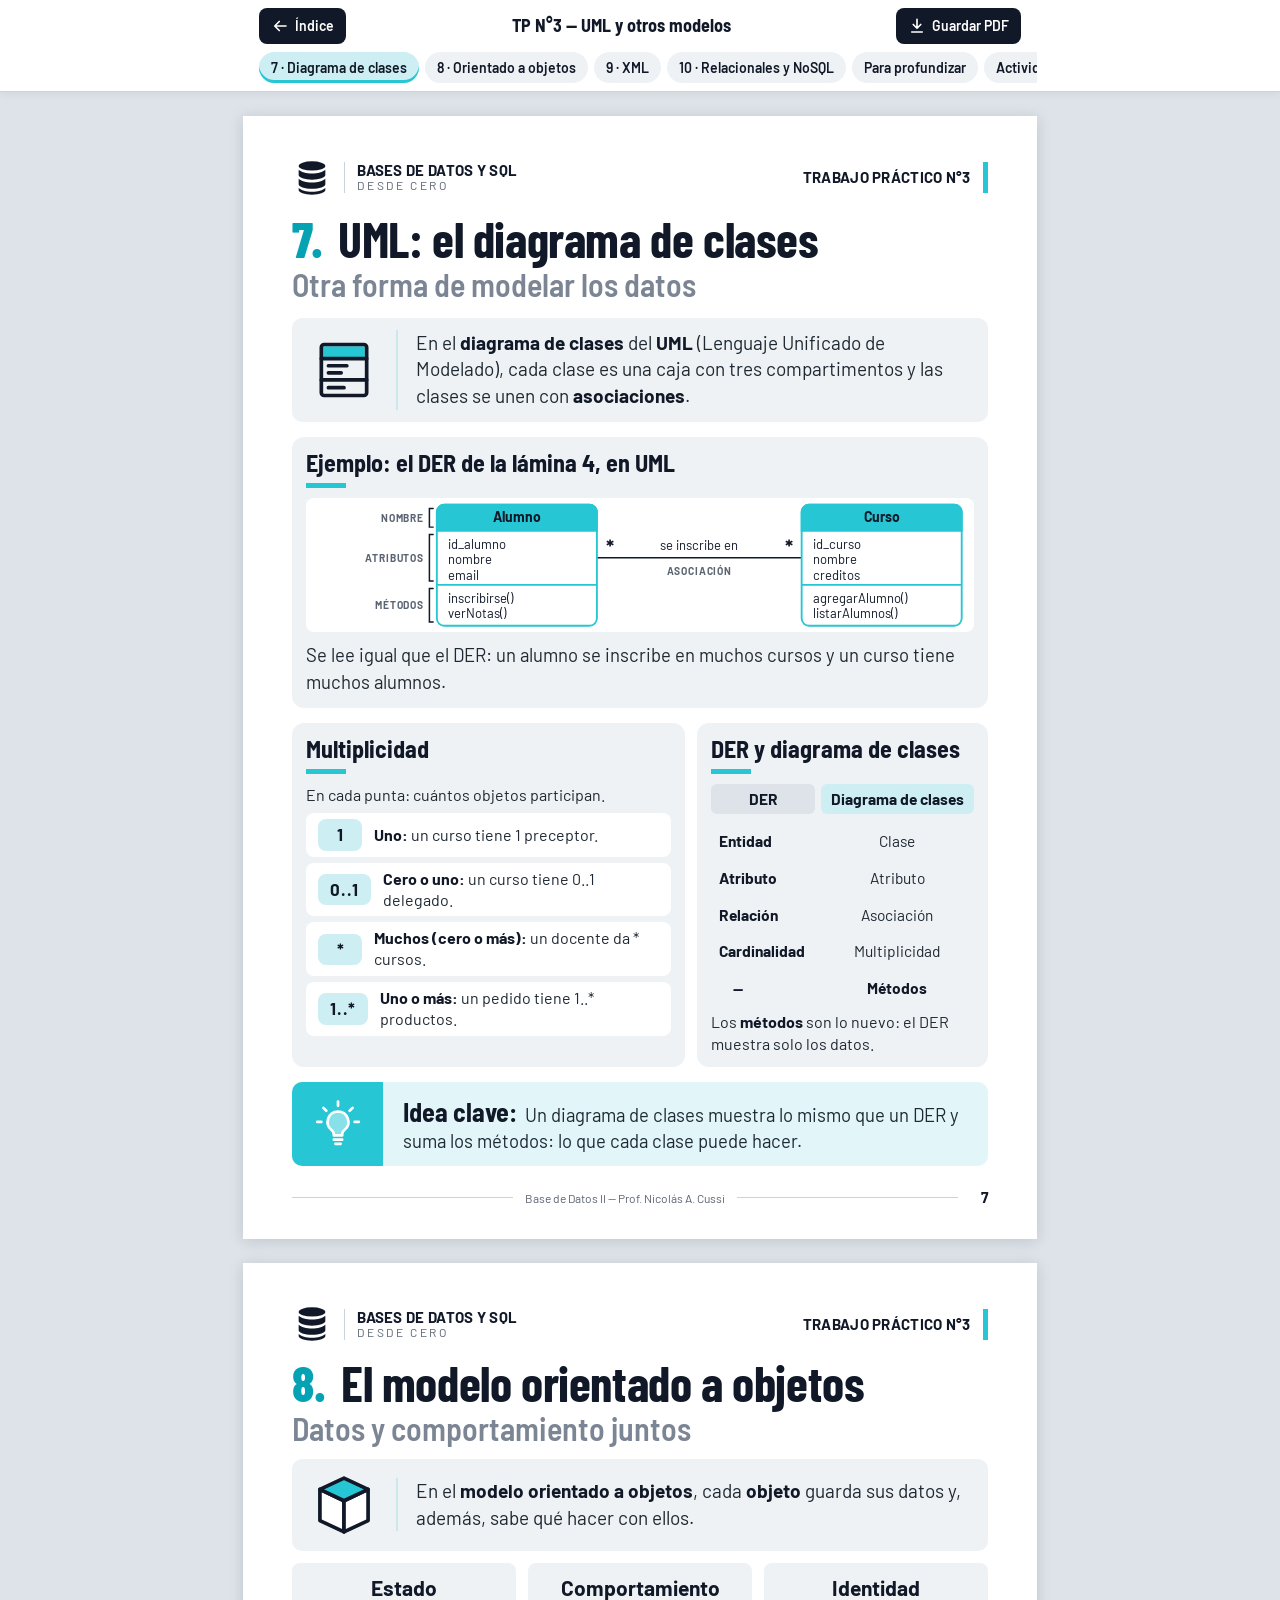
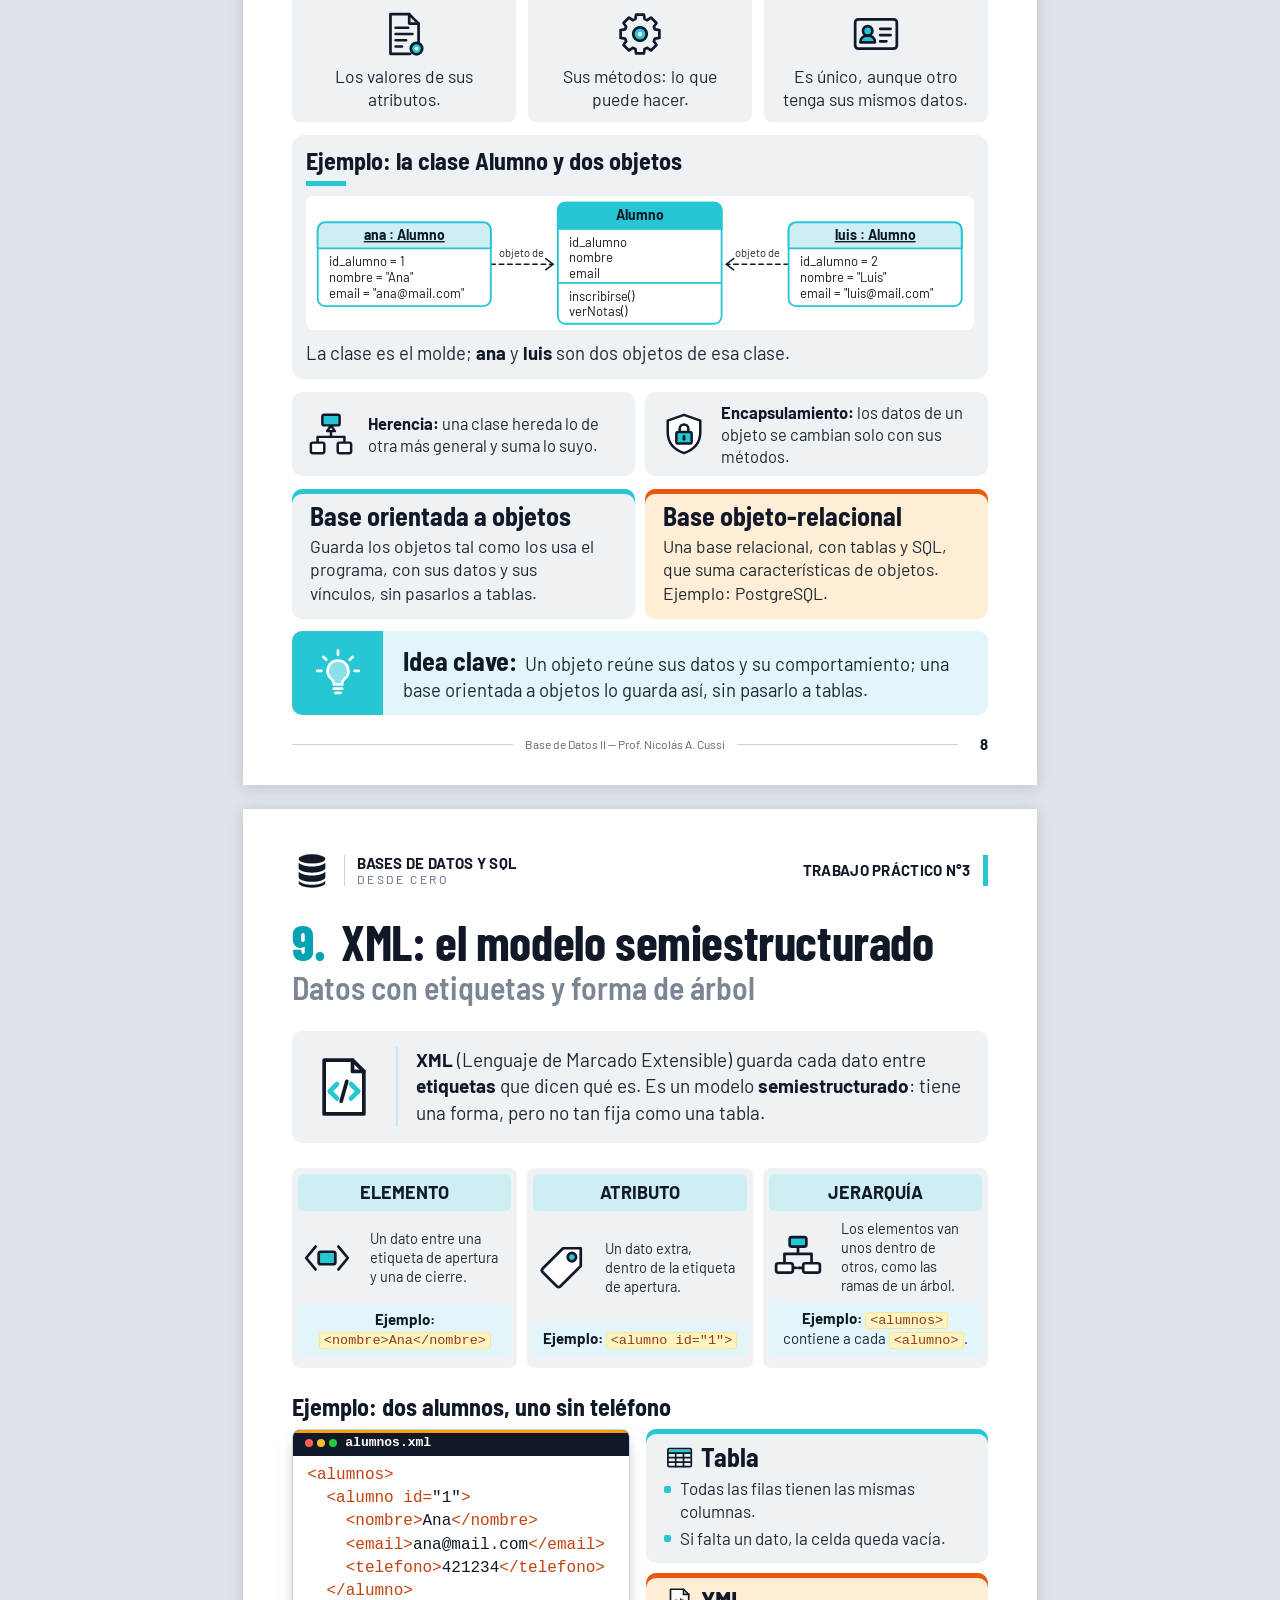
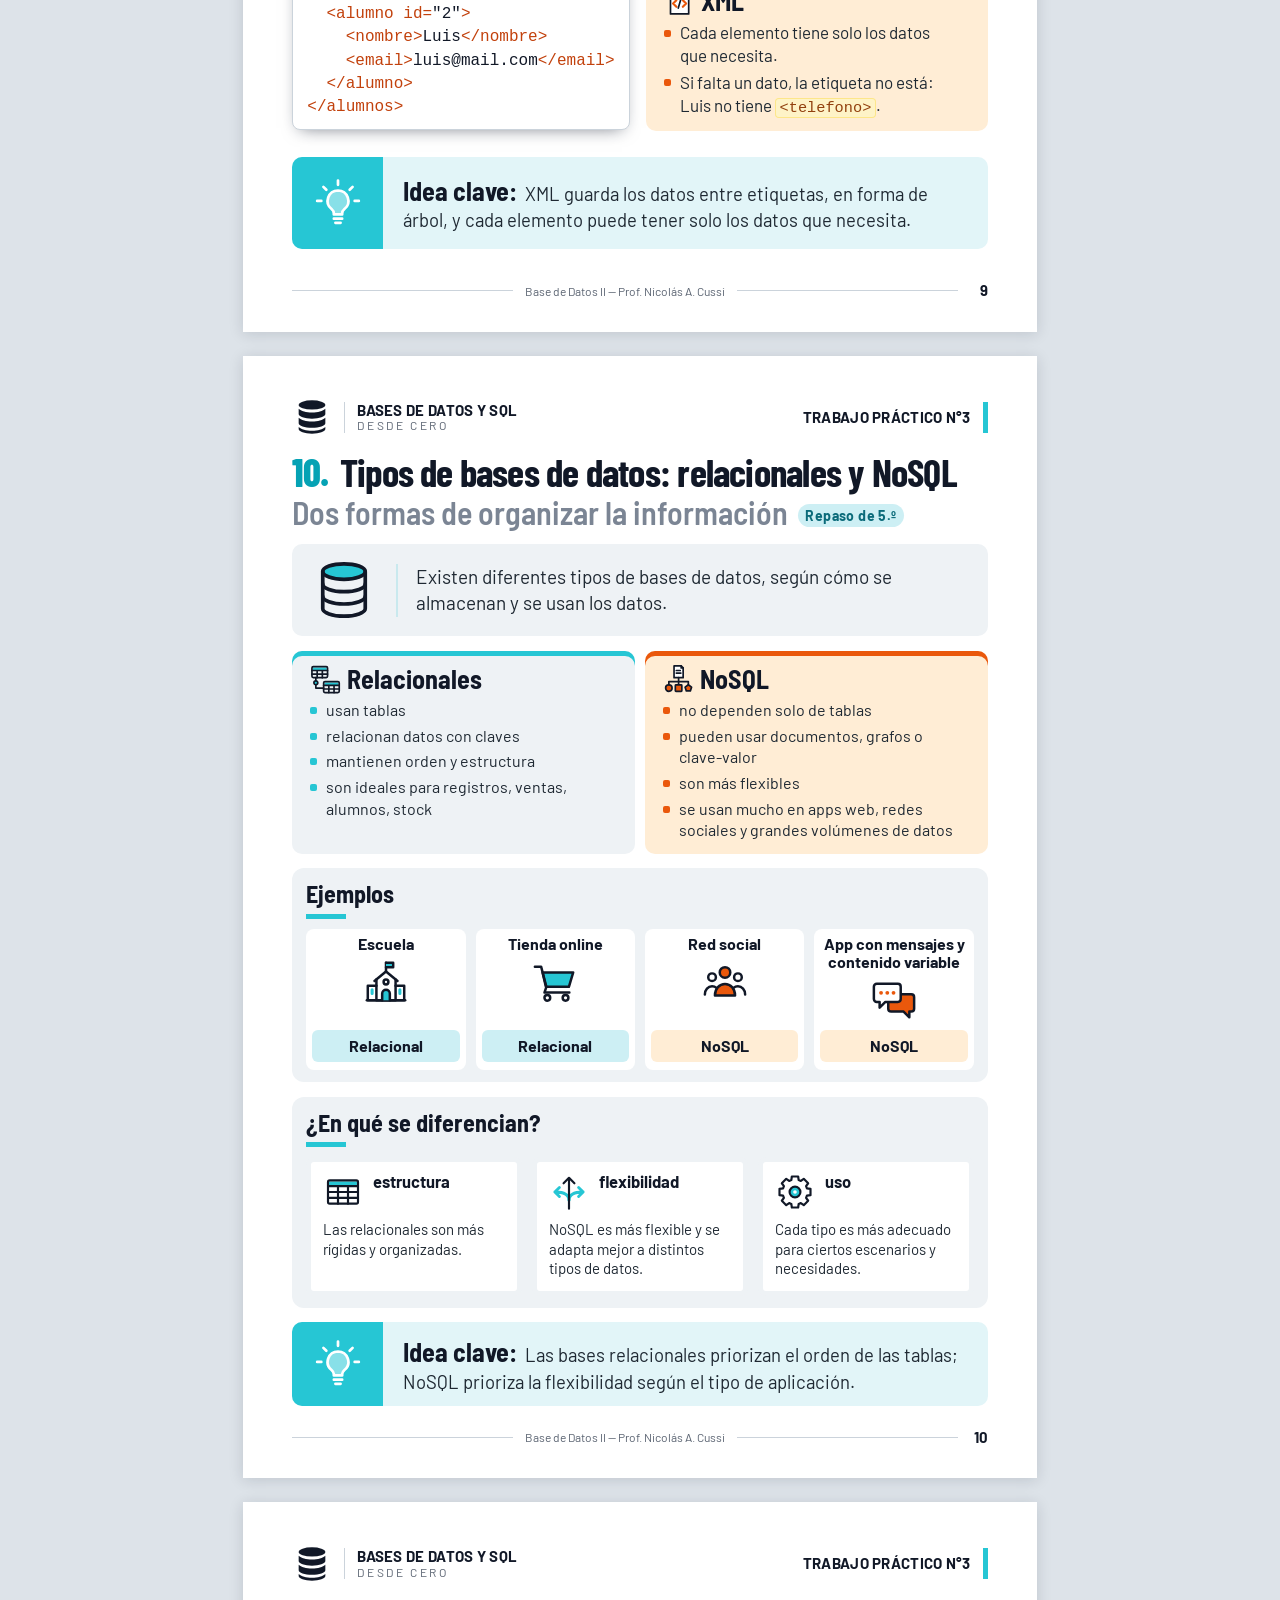
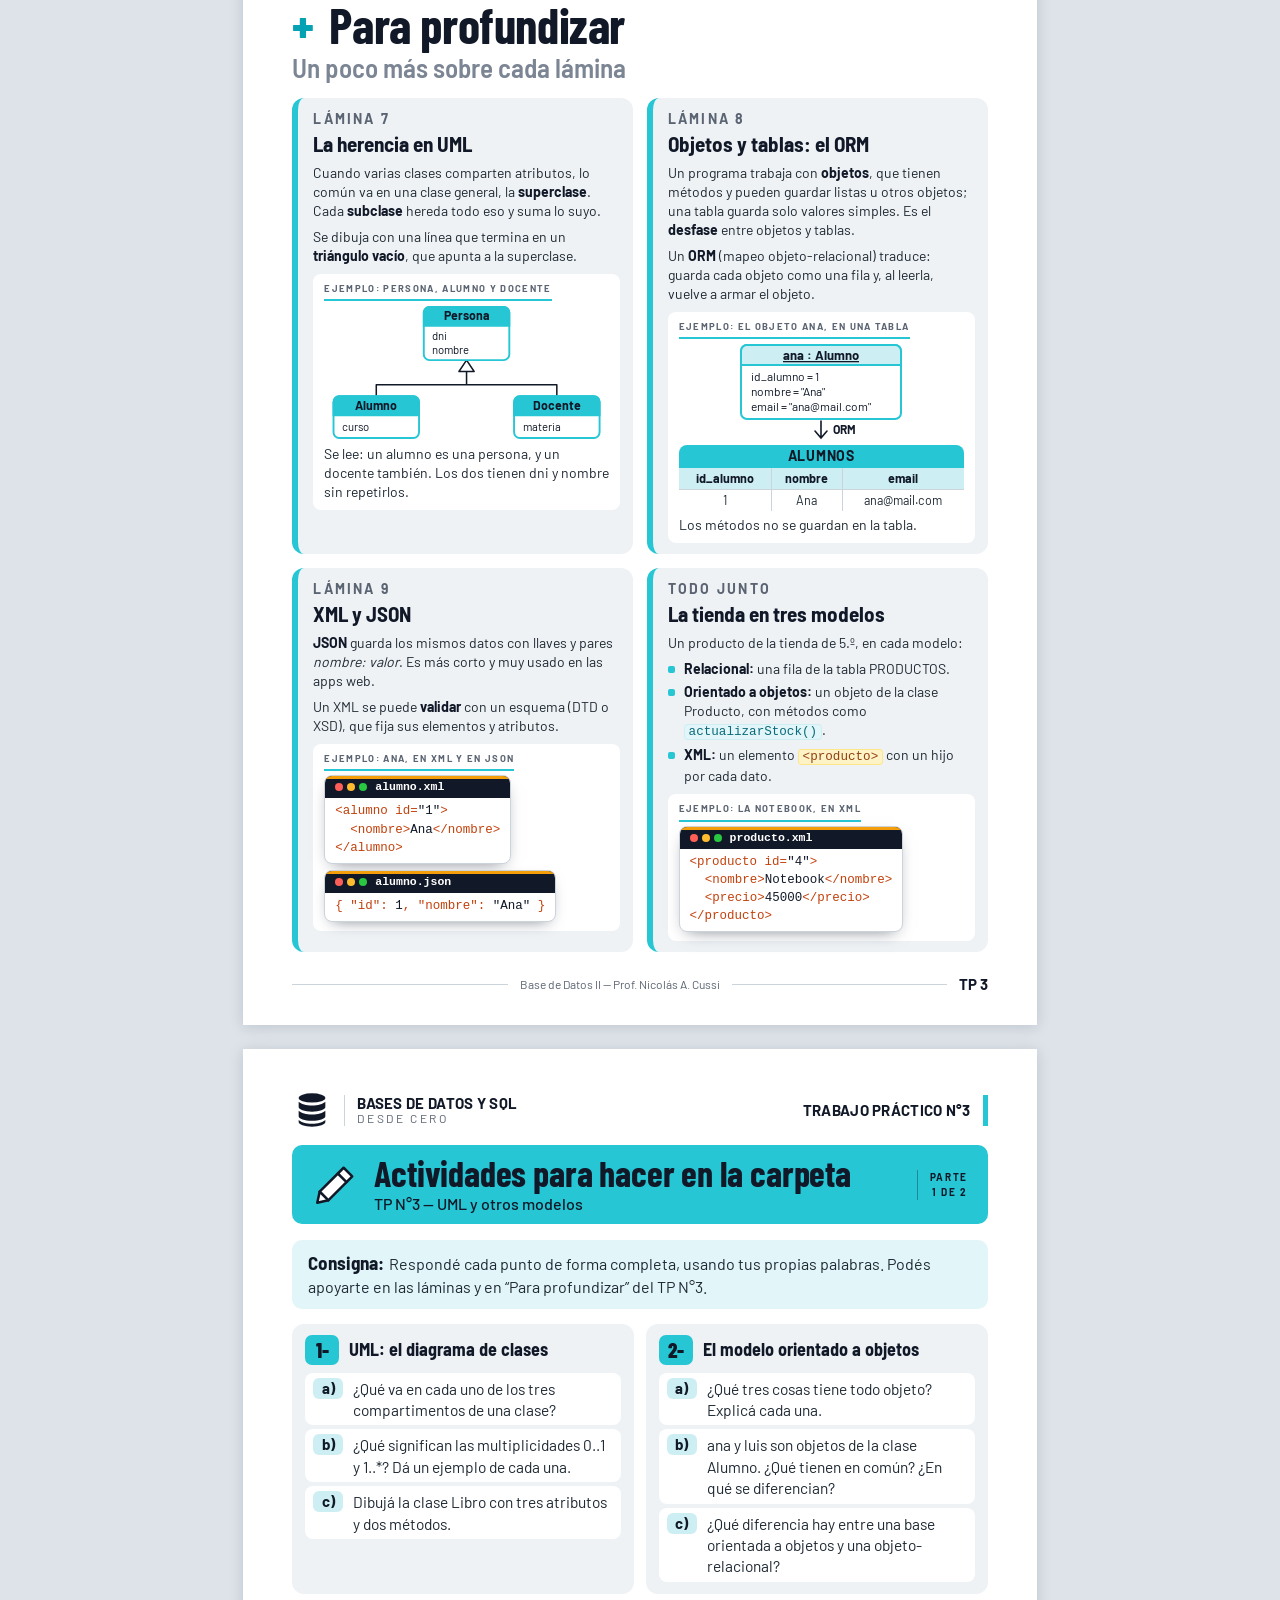
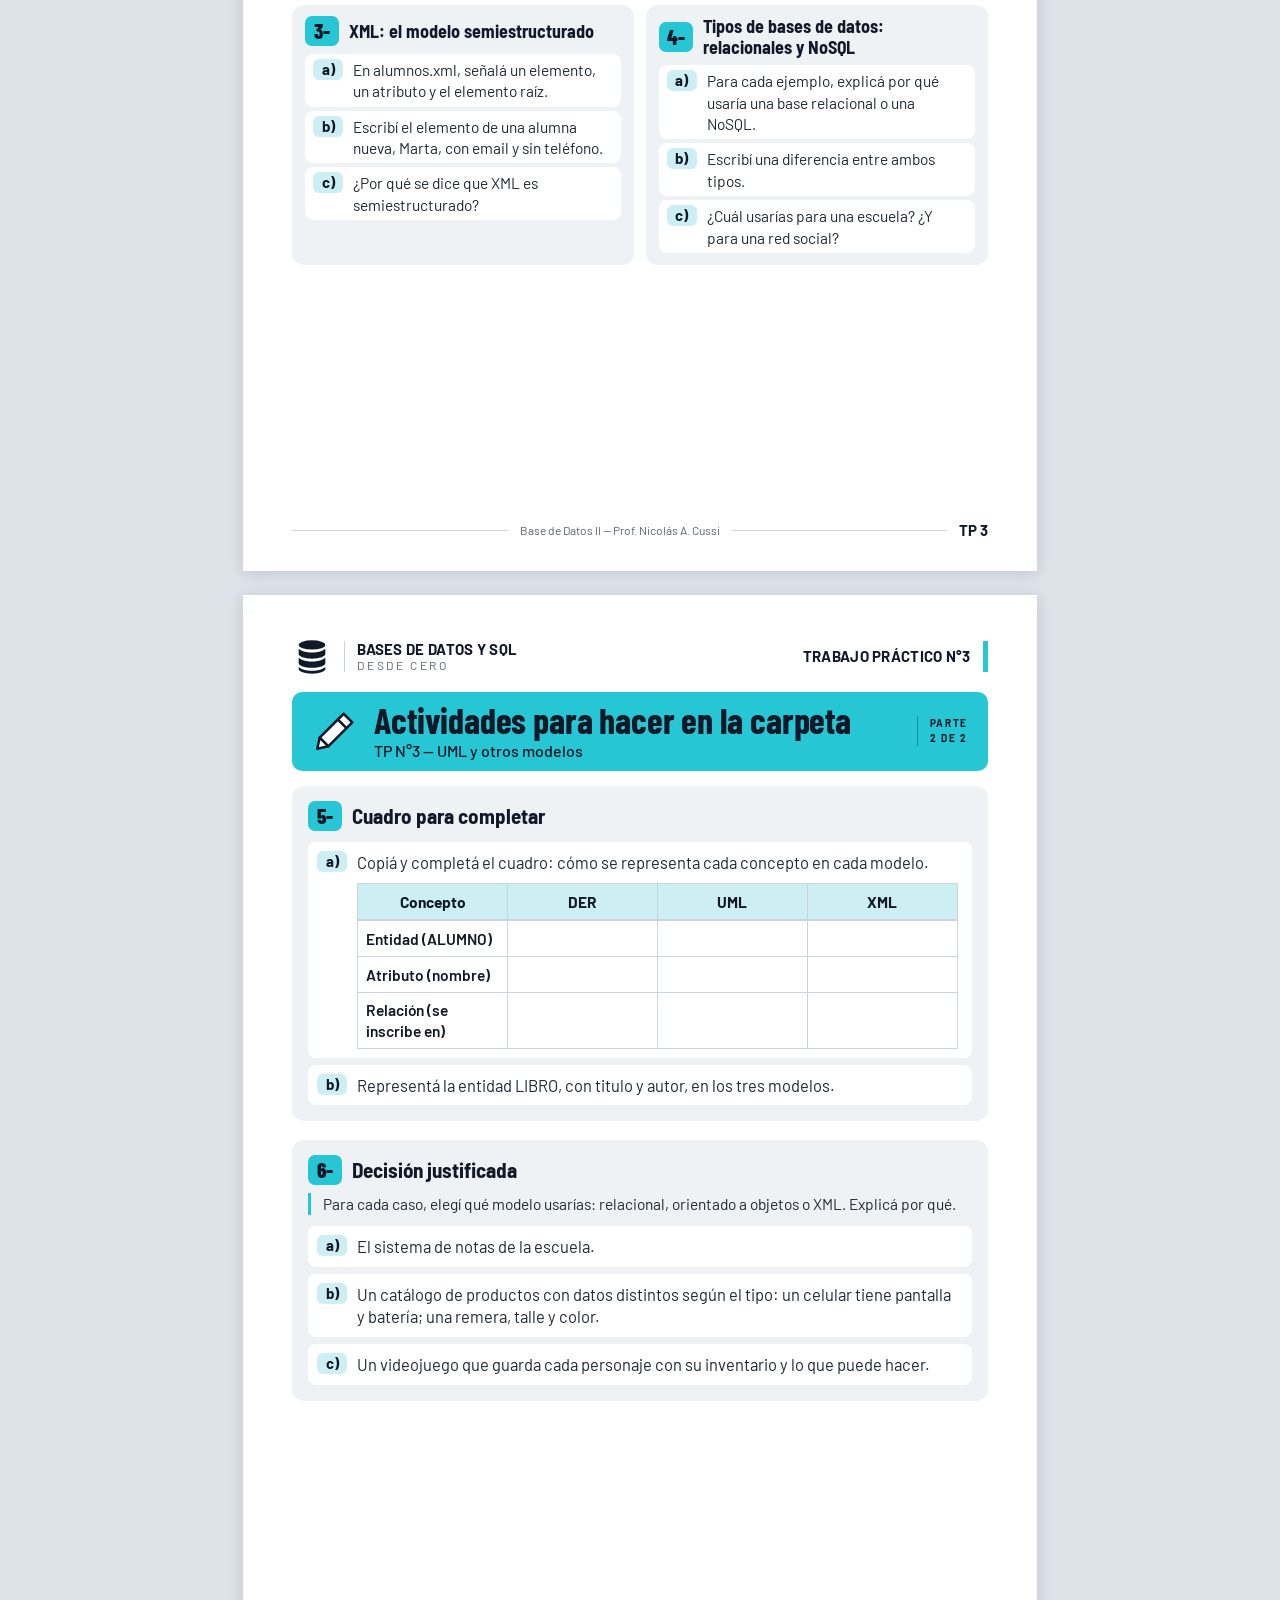
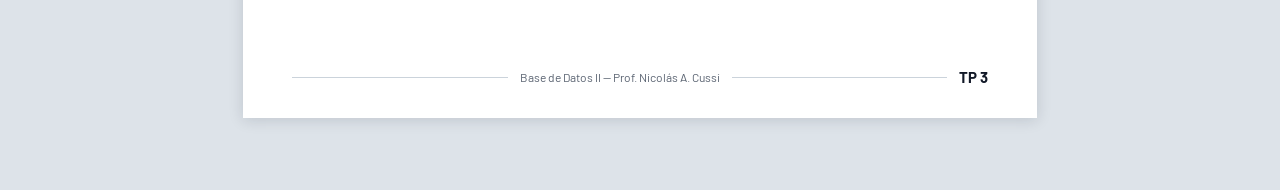
<file: unidades/tp03.html>
<!DOCTYPE html>
<html lang="es-AR">
<head>
  <meta charset="utf-8">
  <meta name="viewport" content="width=device-width, initial-scale=1">
  <title>TP N°3 — UML y otros modelos · Base de Datos II</title>
  <meta name="description" content="TP N°3 de Base de Datos II: el diagrama de clases de UML, el modelo orientado a objetos, XML y el modelo semiestructurado, y las bases relacionales y NoSQL. Prof. Nicolás A. Cussi.">
  <meta name="theme-color" content="#26C6D4">
  <!-- Vista previa del enlace (WhatsApp, Classroom, etc.) -->
  <meta property="og:type" content="website">
  <meta property="og:locale" content="es_AR">
  <meta property="og:site_name" content="Base de Datos II · Cuadernillo Digital">
  <meta property="og:title" content="TP N°3 — UML y otros modelos · Base de Datos II">
  <meta property="og:description" content="6.º año · Prof. Nicolás A. Cussi">
  <meta property="og:url" content="https://prof-nkocussi.github.io/App-Web-Base-de-Datos-2/unidades/tp03.html">
  <meta property="og:image" content="https://prof-nkocussi.github.io/App-Web-Base-de-Datos-2/assets/img/miniatura.png">
  <meta property="og:image:width" content="1200">
  <meta property="og:image:height" content="630">
  <meta property="og:image:alt" content="Base de Datos II, cuadernillo digital de 6.º año">
  <meta name="twitter:card" content="summary_large_image">
  <link rel="preload" href="../assets/fonts/barlow-latin-400-normal.woff2" as="font" type="font/woff2" crossorigin>
  <link rel="preload" href="../assets/fonts/barlow-semi-condensed-latin-700-normal.woff2" as="font" type="font/woff2" crossorigin>
  <link rel="stylesheet" href="../assets/css/estilos.css">
</head>
<body data-tp="3" class="modulo-1">

<!-- ====== Íconos (SVG simples, rehechos a partir del PDF) ====== -->
<svg width="0" height="0" style="position:absolute" aria-hidden="true" focusable="false">
  <defs>
    <symbol id="i-db-solido" viewBox="0 0 48 48">
      <g style="fill:currentColor;stroke:none">
        <ellipse cx="24" cy="9.5" rx="16" ry="5.5"/>
        <path d="M8 14c2.8 2.9 9.1 4.5 16 4.5S37.2 16.9 40 14v6.5c0 3-7.2 5.5-16 5.5S8 23.5 8 20.5z"/>
        <path d="M8 25c2.8 2.9 9.1 4.5 16 4.5S37.2 27.9 40 25v6.5c0 3-7.2 5.5-16 5.5S8 34.5 8 31.5z"/>
        <path d="M8 36c2.8 2.9 9.1 4.5 16 4.5S37.2 38.9 40 36v2.5c0 3-7.2 5.5-16 5.5S8 41.5 8 38.5z"/>
      </g>
    </symbol>
    <symbol id="i-db" viewBox="0 0 48 48">
      <ellipse cx="24" cy="11" rx="15" ry="5.5" style="fill:var(--ac)"/>
      <path d="M9 11v26c0 3 6.7 5.5 15 5.5S39 40 39 37V11"/>
      <path d="M9 19.7c0 3 6.7 5.5 15 5.5s15-2.5 15-5.5M9 28.4c0 3 6.7 5.5 15 5.5s15-2.5 15-5.5"/>
    </symbol>
    <symbol id="i-clase" viewBox="0 0 48 48">
      <path d="M9.3 7.3h29.4V16H9.3z" style="fill:var(--ac);stroke:none"/>
      <rect x="8" y="6" width="32" height="36" rx="2"/>
      <path d="M8 16h32M8 31h32M13 21h13M13 26h9M13 36.5h11"/>
    </symbol>
    <symbol id="i-objeto" viewBox="0 0 48 48">
      <path d="M7 13v22l17 8V21z" style="fill:#fff"/>
      <path d="M41 13v22l-17 8V21z" style="fill:#fff"/>
      <path d="M24 5 41 13 24 21 7 13z" style="fill:var(--ac)"/>
    </symbol>
    <symbol id="i-doc" viewBox="0 0 48 48">
      <path d="M30 43H11V5h18l9 9v19"/>
      <path d="M29 5v9h9"/>
      <path d="M16 18h12M16 24h16M16 30h10M16 36h6"/>
      <circle cx="36" cy="38" r="5.5" style="fill:var(--ac)"/>
      <circle cx="36" cy="38" r="1.8" style="fill:#fff;stroke:none"/>
    </symbol>
    <symbol id="i-engranaje" viewBox="0 0 48 48">
      <path d="M38.3 19.6 42.6 20.2 42.6 27.8 38.3 28.4 37.3 31 39.8 34.5 34.5 39.8 31 37.3 28.4 38.3 27.8 42.6 20.2 42.6 19.6 38.3 17 37.3 13.5 39.8 8.2 34.5 10.7 31 9.7 28.4 5.4 27.8 5.4 20.2 9.7 19.6 10.7 17 8.2 13.5 13.5 8.2 17 10.7 19.6 9.7 20.2 5.4 27.8 5.4 28.4 9.7 31 10.7 34.5 8.2 39.8 13.5 37.3 17Z"/>
      <circle cx="24" cy="24" r="6.5" style="fill:var(--ac)"/>
      <circle cx="24" cy="24" r="2.2" style="fill:#fff;stroke:none"/>
    </symbol>
    <symbol id="i-credencial" viewBox="0 0 48 48">
      <rect x="4" y="10" width="40" height="28" rx="3"/>
      <circle cx="16" cy="21" r="4.5" style="fill:var(--ac)"/>
      <path d="M9 32c0-4 3.1-6.5 7-6.5s7 2.5 7 6.5z" style="fill:var(--ac)"/>
      <path d="M28 19h10M28 25h10M28 31h6"/>
    </symbol>
    <symbol id="i-herencia" viewBox="0 0 48 48">
      <path d="M24 21v6M10 27h28M10 27v6M38 27v6"/>
      <path d="M24 15l-4 6h8z" style="fill:#fff"/>
      <rect x="15" y="4" width="18" height="11" rx="2" style="fill:var(--ac)"/>
      <rect x="3" y="33" width="14" height="11" rx="2" style="fill:#fff"/>
      <rect x="31" y="33" width="14" height="11" rx="2" style="fill:#fff"/>
    </symbol>
    <symbol id="i-candado" viewBox="0 0 48 48">
      <path d="M24 4 7 10v12c0 11 7 18.5 17 22 10-3.5 17-11 17-22V10z" style="fill:#fff"/>
      <path d="M19.5 22v-3.5a4.5 4.5 0 0 1 9 0V22"/>
      <rect x="16" y="22" width="16" height="12" rx="2" style="fill:var(--ac)"/>
      <path d="M24 26.5v3" style="stroke-width:3"/>
    </symbol>
    <symbol id="i-tabla" viewBox="0 0 48 48">
      <path d="M7.3 11.3h33.4V17H7.3z" style="fill:var(--ac);stroke:none"/>
      <rect x="6" y="10" width="36" height="28" rx="2"/>
      <path d="M6 17h36M6 24h36M6 31h36M18 17v21M30 17v21"/>
    </symbol>
    <symbol id="i-xml" viewBox="0 0 48 48">
      <path d="M30 5H10v38h28V13z" style="fill:#fff"/>
      <path d="M30 5v8h8"/>
      <path d="M19 22l-5 5 5 5M29 22l5 5-5 5" style="stroke:var(--ac);stroke-width:3.4"/>
      <path d="M26 20l-4 14"/>
    </symbol>
    <symbol id="i-elemento" viewBox="0 0 48 48">
      <path d="M13 13 4 24l9 11M35 13l9 11-9 11"/>
      <rect x="16" y="18" width="16" height="12" rx="2" style="fill:var(--ac)"/>
    </symbol>
    <symbol id="i-etiqueta" viewBox="0 0 48 48">
      <path d="M25 6h17v17L22.5 42.5a2.5 2.5 0 0 1-3.5 0L5.5 29a2.5 2.5 0 0 1 0-3.5z" style="fill:#fff"/>
      <circle cx="33.5" cy="14.5" r="4" style="fill:var(--ac)"/>
    </symbol>
    <symbol id="i-arbol" viewBox="0 0 48 48">
      <path d="M24 14v7M11 21h26M11 21v9M37 21v9"/>
      <path d="M19 34.5h10" style="stroke-dasharray:3 2.5"/>
      <rect x="16" y="5" width="16" height="9" rx="2" style="fill:var(--ac)"/>
      <rect x="3" y="30" width="16" height="9" rx="2" style="fill:#fff"/>
      <rect x="29" y="30" width="16" height="9" rx="2" style="fill:#fff"/>
    </symbol>
    <symbol id="i-tablas-rel" viewBox="0 0 48 48">
      <path d="M4.3 5.3h21.4V10H4.3z" style="fill:var(--ac);stroke:none"/>
      <rect x="3" y="4" width="24" height="17" rx="2"/>
      <path d="M3 10h24M3 15.5h24M11 10v11M19 10v11"/>
      <path d="M9 21v5M9 32v5h12"/>
      <circle cx="9" cy="29" r="3" style="fill:var(--ac)"/>
      <path d="M22.3 28.3h21.4V33H22.3z" style="fill:var(--ac);stroke:none"/>
      <rect x="21" y="27" width="24" height="17" rx="2"/>
      <path d="M21 33h24M21 38.5h24M29 33v11M37 33v11"/>
    </symbol>
    <symbol id="i-nosql" viewBox="0 0 48 48">
      <path d="M28 3H17v18h14V6z" style="fill:#fff"/>
      <path d="M28 3v3h3"/>
      <path d="M20.5 10h6M20.5 14h7"/>
      <path d="M24 21v6M9 27h30M9 27v5M24 27v5M39 27v5"/>
      <circle cx="9" cy="37" r="5" style="fill:var(--ac)"/>
      <rect x="19" y="32" width="10" height="10" rx="1" style="fill:var(--ac)"/>
      <path d="M39 32l5 3.6-1.9 5.9h-6.2L34 35.6z" style="fill:var(--ac)"/>
    </symbol>
    <symbol id="i-escuela" viewBox="0 0 48 48">
      <path d="M24 13V4"/>
      <path d="M24 4h7.5v4.5H24" style="fill:var(--ac)"/>
      <path d="M12 23 24 13l12 10"/>
      <path d="M14 21.5V43h20V21.5"/>
      <path d="M14 28H5v15h38V28h-9"/>
      <path d="M4 43h40"/>
      <path d="M20 43v-7a4 4 0 0 1 8 0v7" style="fill:var(--ac)"/>
      <circle cx="24" cy="24" r="2.5"/>
      <path d="M9.5 32v4M38.5 32v4" style="stroke:var(--ac);stroke-width:3.2"/>
    </symbol>
    <symbol id="i-carrito" viewBox="0 0 48 48">
      <path d="M11 14h32l-4.5 15H14.5z" style="fill:var(--ac)"/>
      <path d="M3 8h6.5l5.5 21-2 6h26"/>
      <circle cx="16" cy="40.5" r="3"/>
      <circle cx="35" cy="40.5" r="3"/>
    </symbol>
    <symbol id="i-personas" viewBox="0 0 48 48">
      <circle cx="10.5" cy="19" r="4"/>
      <path d="M3 37c0-5 3.3-8.5 7.5-8.5 1.9 0 3.4.6 4.6 1.6"/>
      <circle cx="37.5" cy="19" r="4"/>
      <path d="M45 37c0-5-3.3-8.5-7.5-8.5-1.9 0-3.4.6-4.6 1.6"/>
      <circle cx="24" cy="14" r="5.5" style="fill:var(--ac)"/>
      <path d="M13.5 38c0-7 4.7-12 10.5-12s10.5 5 10.5 12z" style="fill:var(--ac)"/>
    </symbol>
    <symbol id="i-chat" viewBox="0 0 48 48">
      <path d="M21 17h21a3 3 0 0 1 3 3v12a3 3 0 0 1-3 3h-2v6l-6-6H21a3 3 0 0 1-3-3V20a3 3 0 0 1 3-3z" style="fill:var(--ac)"/>
      <path d="M6 6h22a3 3 0 0 1 3 3v13a3 3 0 0 1-3 3H15l-6 6v-6H6a3 3 0 0 1-3-3V9a3 3 0 0 1 3-3z" style="fill:#fff"/>
      <path d="M10.5 15.5h.01M17 15.5h.01M23.5 15.5h.01" style="stroke:var(--ac);stroke-width:4"/>
    </symbol>
    <symbol id="i-flechas" viewBox="0 0 48 48">
      <path d="M24 34c0-6-5-10-17-10M12.5 18.5 7 24l5.5 5.5" style="stroke:var(--ac);stroke-width:3.4"/>
      <path d="M24 34c0-6 5-10 17-10M35.5 18.5 41 24l-5.5 5.5" style="stroke:var(--ac);stroke-width:3.4"/>
      <path d="M24 44V7M17.5 13.5 24 7l6.5 6.5"/>
    </symbol>
    <symbol id="i-lapiz" viewBox="0 0 48 48">
      <path d="M33 6l9 9-25 25-9-9z" style="fill:var(--ac)"/>
      <path d="M8 31 5.5 42.5 17 40z" style="fill:#fff"/>
      <path d="M27 12l9 9"/>
    </symbol>
    <symbol id="i-foco" viewBox="0 0 48 48">
      <path d="M24 2.5v4M10 8.5l2.8 2.8M38 8.5l-2.8 2.8M4 22h4M40 22h4"/>
      <path d="M24 12a10 10 0 0 0-6.2 17.8c1.4 1.2 2.2 2.6 2.2 4.2v1h8v-1c0-1.6.8-3 2.2-4.2A10 10 0 0 0 24 12z" style="fill:var(--ac)"/>
      <path d="M20 39h8M21.5 43h5"/>
    </symbol>
    <symbol id="i-descarga" viewBox="0 0 24 24">
      <path d="M12 3v12M7 10l5 5 5-5M5 20h14"/>
    </symbol>
    <symbol id="i-atras" viewBox="0 0 24 24">
      <path d="M20 12H5M11 6l-6 6 6 6"/>
    </symbol>
  </defs>
</svg>

<a class="saltar" href="#contenido">Saltar al contenido</a>

<header class="barra">
  <div class="barra__fila">
    <a class="boton barra__volver" href="../indice.html"><svg aria-hidden="true" focusable="false"><use href="#i-atras"/></svg><span>Índice</span></a>
    <span class="barra__titulo">TP N°3 — UML y otros modelos</span>
    <button class="boton" type="button" data-imprimir aria-label="Guardar en PDF">
      <svg aria-hidden="true" focusable="false"><use href="#i-descarga"/></svg><span><span class="boton__largo">Guardar </span>PDF</span>
    </button>
  </div>
  <nav class="partes" aria-label="Partes del TP N°3">
    <a href="#pag-7">7 · Diagrama de clases</a>
    <a href="#pag-8">8 · Orientado a objetos</a>
    <a href="#pag-9">9 · XML</a>
    <a href="#pag-10">10 · Relacionales y NoSQL</a>
    <a href="#profundizar">Para profundizar</a>
    <a href="#actividades">Actividades</a>
  </nav>
</header>

<main id="contenido" class="laminas">
  <h1 class="sr-only">TP N°3 — UML y otros modelos</h1>

  <!-- =================== LÁMINA 7 (contenido nuevo, no está en el PDF) =================== -->
  <article class="lamina lamina--densa" id="pag-7" aria-labelledby="t7" data-origen="nuevo">
    <div class="cab" aria-hidden="true">
      <svg class="cab__logo"><use href="#i-db-solido"/></svg>
      <div class="cab__marca"><b>BASES DE DATOS Y SQL</b><span>DESDE CERO</span></div>
      <div class="cab__lema">TRABAJO PRÁCTICO <span class="cab__lema-n">N°3</span></div>
      <span class="cab__raya"></span>
    </div>

    <div class="tit">
      <h2 class="tit__h" id="t7"><span class="tit__num">7.</span> UML: el diagrama de clases</h2>
      <p class="tit__sub">Otra forma de modelar los datos</p>
    </div>

    <div class="intro">
      <svg class="ico ico--xl" aria-hidden="true" focusable="false"><use href="#i-clase"/></svg>
      <p>En el <strong>diagrama de clases</strong> del <strong>UML</strong> (Lenguaje Unificado de Modelado), cada clase es una caja con tres compartimentos y las clases se unen con <strong>asociaciones</strong>.</p>
    </div>

    <section class="panel" aria-labelledby="e7">
      <div class="panel__cab"><h3 class="subtitulo" id="e7">Ejemplo: el DER de la lámina 4, en UML</h3></div>
      <div class="der-lienzo">
        <!-- Pantalla ancha y A4 -->
        <svg class="der der--ancho" viewBox="0 0 700 136" role="img" aria-label="Diagrama de clases. La clase Alumno tiene tres compartimentos: el nombre (Alumno), los atributos (id_alumno, nombre y email) y los métodos (inscribirse() y verNotas()). La clase Curso tiene los atributos id_curso, nombre y creditos, y los métodos agregarAlumno() y listarAlumnos(). Una asociación, se inscribe en, une las dos clases, con la multiplicidad * en cada punta: un alumno se inscribe en muchos cursos y un curso tiene muchos alumnos.">
          <path class="der__linea" d="M128 7h-4v20h4M128 35h-4v50h4M128 93h-4v36h4M304 60H524"/>
          <text class="der__rotulo" x="118" y="21" text-anchor="end">NOMBRE</text>
          <text class="der__rotulo" x="118" y="64" text-anchor="end">ATRIBUTOS</text>
          <text class="der__rotulo" x="118" y="115" text-anchor="end">MÉTODOS</text>

          <rect class="der__caja" x="132" y="3" width="172" height="130" rx="8"/>
          <path class="der__caja-cab" d="M140 3h156a8 8 0 0 1 8 8v20H132V11a8 8 0 0 1 8-8z"/>
          <path class="der__div" d="M132 89h172"/>
          <text class="der__nom" x="218" y="22" text-anchor="middle">Alumno</text>
          <text x="144" y="50">id_alumno</text>
          <text x="144" y="67">nombre</text>
          <text x="144" y="84">email</text>
          <text x="144" y="108">inscribirse()</text>
          <text x="144" y="125">verNotas()</text>

          <text class="der__mult" x="318" y="57" text-anchor="middle">*</text>
          <text x="414" y="52" text-anchor="middle">se inscribe en</text>
          <text class="der__rotulo" x="414" y="78" text-anchor="middle">ASOCIACIÓN</text>
          <text class="der__mult" x="510" y="57" text-anchor="middle">*</text>

          <rect class="der__caja" x="524" y="3" width="172" height="130" rx="8"/>
          <path class="der__caja-cab" d="M532 3h156a8 8 0 0 1 8 8v20H524V11a8 8 0 0 1 8-8z"/>
          <path class="der__div" d="M524 89h172"/>
          <text class="der__nom" x="610" y="22" text-anchor="middle">Curso</text>
          <text x="536" y="50">id_curso</text>
          <text x="536" y="67">nombre</text>
          <text x="536" y="84">creditos</text>
          <text x="536" y="108">agregarAlumno()</text>
          <text x="536" y="125">listarAlumnos()</text>
        </svg>
        <!-- Celular: el mismo diagrama, de arriba hacia abajo -->
        <svg class="der der--angosto" viewBox="0 0 320 327" role="img" aria-label="Diagrama de clases. La clase Alumno tiene tres compartimentos: el nombre (Alumno), los atributos (id_alumno, nombre y email) y los métodos (inscribirse() y verNotas()). La clase Curso tiene los atributos id_curso, nombre y creditos, y los métodos agregarAlumno() y listarAlumnos(). Una asociación, se inscribe en, une las dos clases, con la multiplicidad * en cada punta: un alumno se inscribe en muchos cursos y un curso tiene muchos alumnos.">
          <path class="der__linea" d="M114 7h-4v20h4M114 35h-4v50h4M114 93h-4v36h4M210 133V193"/>
          <text class="der__rotulo" x="104" y="21" text-anchor="end">NOMBRE</text>
          <text class="der__rotulo" x="104" y="64" text-anchor="end">ATRIBUTOS</text>
          <text class="der__rotulo" x="104" y="115" text-anchor="end">MÉTODOS</text>

          <rect class="der__caja" x="118" y="3" width="184" height="130" rx="8"/>
          <path class="der__caja-cab" d="M126 3h168a8 8 0 0 1 8 8v20H118V11a8 8 0 0 1 8-8z"/>
          <path class="der__div" d="M118 89h184"/>
          <text class="der__nom" x="210" y="22" text-anchor="middle">Alumno</text>
          <text x="130" y="50">id_alumno</text>
          <text x="130" y="67">nombre</text>
          <text x="130" y="84">email</text>
          <text x="130" y="108">inscribirse()</text>
          <text x="130" y="125">verNotas()</text>

          <text class="der__mult" x="222" y="160">*</text>
          <text x="200" y="161" text-anchor="end">se inscribe en</text>
          <text class="der__rotulo" x="200" y="177" text-anchor="end">ASOCIACIÓN</text>
          <text class="der__mult" x="222" y="197">*</text>

          <rect class="der__caja" x="118" y="193" width="184" height="130" rx="8"/>
          <path class="der__caja-cab" d="M126 193h168a8 8 0 0 1 8 8v20H118v-20a8 8 0 0 1 8-8z"/>
          <path class="der__div" d="M118 279h184"/>
          <text class="der__nom" x="210" y="212" text-anchor="middle">Curso</text>
          <text x="130" y="240">id_curso</text>
          <text x="130" y="257">nombre</text>
          <text x="130" y="274">creditos</text>
          <text x="130" y="298">agregarAlumno()</text>
          <text x="130" y="315">listarAlumnos()</text>
        </svg>
      </div>
      <p class="texto">Se lee igual que el DER: un alumno se inscribe en muchos cursos y un curso tiene muchos alumnos.</p>
    </section>

    <div class="lado-a-lado lado-a-lado--parejo">
      <section class="panel" aria-labelledby="m7">
        <div class="panel__cab"><h3 class="subtitulo" id="m7">Multiplicidad</h3></div>
        <p class="texto">En cada punta: cuántos objetos participan.</p>
        <ul class="comun comun--mult">
          <li><span class="clave clave--grande">1</span><p><strong>Uno:</strong> un curso tiene 1 preceptor.</p></li>
          <li><span class="clave clave--grande">0..1</span><p><strong>Cero o uno:</strong> un curso tiene 0..1 delegado.</p></li>
          <li><span class="clave clave--grande">*</span><p><strong>Muchos (cero o más):</strong> un docente da * cursos.</p></li>
          <li><span class="clave clave--grande">1..*</span><p><strong>Uno o más:</strong> un pedido tiene 1..* productos.</p></li>
        </ul>
      </section>
      <section class="panel" aria-labelledby="q7">
        <div class="panel__cab"><h3 class="subtitulo" id="q7">DER y diagrama de clases</h3></div>
        <table class="tabla-comp">
          <caption class="sr-only">Equivalencias entre el DER del TP2 y el diagrama de clases</caption>
          <thead>
            <tr><th scope="col">DER</th><th scope="col">Diagrama de clases</th></tr>
          </thead>
          <tbody>
            <tr><th scope="row">Entidad</th><td>Clase</td></tr>
            <tr><th scope="row">Atributo</th><td>Atributo</td></tr>
            <tr><th scope="row">Relación</th><td>Asociación</td></tr>
            <tr><th scope="row">Cardinalidad</th><td>Multiplicidad</td></tr>
            <tr><th scope="row"><span aria-hidden="true">—</span><span class="sr-only">Sin equivalente</span></th><td><strong>Métodos</strong></td></tr>
          </tbody>
        </table>
        <p class="texto">Los <strong>métodos</strong> son lo nuevo: el DER muestra solo los datos.</p>
      </section>
    </div>

    <aside class="idea" aria-label="Idea clave">
      <span class="idea__ico"><svg class="ico" aria-hidden="true" focusable="false"><use href="#i-foco"/></svg></span>
      <p><strong>Idea clave:</strong> Un diagrama de clases muestra lo mismo que un DER y suma los métodos: lo que cada clase puede hacer.</p>
    </aside>

    <footer class="pie">
      <span class="pie__linea"></span>
      <span>Base de Datos II — Prof. Nicolás A. Cussi</span>
      <span class="pie__linea"></span>
      <span class="pie__num" aria-label="Página 7">7</span>
    </footer>
  </article>

  <!-- =================== LÁMINA 8 (contenido nuevo, no está en el PDF) =================== -->
  <article class="lamina lamina--densa" id="pag-8" aria-labelledby="t8" data-origen="nuevo">
    <div class="cab" aria-hidden="true">
      <svg class="cab__logo"><use href="#i-db-solido"/></svg>
      <div class="cab__marca"><b>BASES DE DATOS Y SQL</b><span>DESDE CERO</span></div>
      <div class="cab__lema">TRABAJO PRÁCTICO <span class="cab__lema-n">N°3</span></div>
      <span class="cab__raya"></span>
    </div>

    <div class="tit">
      <h2 class="tit__h" id="t8"><span class="tit__num">8.</span> El modelo orientado a objetos</h2>
      <p class="tit__sub">Datos y comportamiento juntos</p>
    </div>

    <div class="intro">
      <svg class="ico ico--xl" aria-hidden="true" focusable="false"><use href="#i-objeto"/></svg>
      <p>En el <strong>modelo orientado a objetos</strong>, cada <strong>objeto</strong> guarda sus datos y, además, sabe qué hacer con ellos.</p>
    </div>

    <ul class="secuencia secuencia--suelta" aria-label="Lo que tiene un objeto">
      <li class="paso"><h3>Estado</h3><svg class="ico" aria-hidden="true" focusable="false"><use href="#i-doc"/></svg><p>Los valores de sus atributos.</p></li>
      <li class="paso"><h3>Comportamiento</h3><svg class="ico" aria-hidden="true" focusable="false"><use href="#i-engranaje"/></svg><p>Sus métodos: lo que puede hacer.</p></li>
      <li class="paso"><h3>Identidad</h3><svg class="ico" aria-hidden="true" focusable="false"><use href="#i-credencial"/></svg><p>Es único, aunque otro tenga sus mismos datos.</p></li>
    </ul>

    <section class="panel" aria-labelledby="e8">
      <div class="panel__cab"><h3 class="subtitulo" id="e8">Ejemplo: la clase Alumno y dos objetos</h3></div>
      <div class="der-lienzo">
        <!-- Pantalla ancha y A4 -->
        <svg class="der der--ancho" viewBox="0 0 700 136" role="img" aria-label="La clase Alumno, en el centro, con los atributos id_alumno, nombre y email, y los métodos inscribirse() y verNotas(). A los costados, dos objetos de esa clase, unidos a ella con una flecha punteada: ana : Alumno, con id_alumno = 1, nombre = “Ana” y email = “ana@mail.com”, y luis : Alumno, con id_alumno = 2, nombre = “Luis” y email = “luis@mail.com”.">
          <path class="der__linea der__linea--punteada" d="M190 69H256M510 69H444"/>
          <path class="der__linea" d="M249 63l8 6-8 6M451 63l-8 6 8 6"/>
          <text class="der__nota" x="223" y="61" text-anchor="middle">objeto de</text>
          <text class="der__nota" x="477" y="61" text-anchor="middle">objeto de</text>

          <rect class="der__caja" x="4" y="24" width="186" height="90" rx="8"/>
          <path class="der__obj-cab" d="M12 24h170a8 8 0 0 1 8 8v20H4V32a8 8 0 0 1 8-8z"/>
          <text class="der__nom der__id" x="97" y="43" text-anchor="middle">ana : Alumno</text>
          <text x="16" y="71">id_alumno = 1</text>
          <text x="16" y="88">nombre = "Ana"</text>
          <text x="16" y="105">email = "ana@mail.com"</text>

          <rect class="der__caja" x="262" y="3" width="176" height="130" rx="8"/>
          <path class="der__caja-cab" d="M270 3h160a8 8 0 0 1 8 8v20H262V11a8 8 0 0 1 8-8z"/>
          <path class="der__div" d="M262 89h176"/>
          <text class="der__nom" x="350" y="22" text-anchor="middle">Alumno</text>
          <text x="274" y="50">id_alumno</text>
          <text x="274" y="67">nombre</text>
          <text x="274" y="84">email</text>
          <text x="274" y="108">inscribirse()</text>
          <text x="274" y="125">verNotas()</text>

          <rect class="der__caja" x="510" y="24" width="186" height="90" rx="8"/>
          <path class="der__obj-cab" d="M518 24h170a8 8 0 0 1 8 8v20H510V32a8 8 0 0 1 8-8z"/>
          <text class="der__nom der__id" x="603" y="43" text-anchor="middle">luis : Alumno</text>
          <text x="522" y="71">id_alumno = 2</text>
          <text x="522" y="88">nombre = "Luis"</text>
          <text x="522" y="105">email = "luis@mail.com"</text>
        </svg>
        <!-- Celular: la clase arriba y los dos objetos debajo -->
        <svg class="der der--angosto" viewBox="0 0 320 372" role="img" aria-label="La clase Alumno, arriba, con los atributos id_alumno, nombre y email, y los métodos inscribirse() y verNotas(). Debajo, dos objetos de esa clase, unidos a ella con una flecha punteada: ana : Alumno, con id_alumno = 1, nombre = “Ana” y email = “ana@mail.com”, y luis : Alumno, con id_alumno = 2, nombre = “Luis” y email = “luis@mail.com”.">
          <path class="der__linea der__linea--punteada" d="M100 215H56M100 325H56V68H96"/>
          <path class="der__linea" d="M92 62l8 6-8 6"/>
          <text class="der__nota" transform="rotate(-90 44 200)" x="44" y="200" text-anchor="middle">objetos de Alumno</text>

          <rect class="der__caja" x="100" y="3" width="200" height="130" rx="8"/>
          <path class="der__caja-cab" d="M108 3h184a8 8 0 0 1 8 8v20H100V11a8 8 0 0 1 8-8z"/>
          <path class="der__div" d="M100 89h200"/>
          <text class="der__nom" x="200" y="22" text-anchor="middle">Alumno</text>
          <text x="112" y="50">id_alumno</text>
          <text x="112" y="67">nombre</text>
          <text x="112" y="84">email</text>
          <text x="112" y="108">inscribirse()</text>
          <text x="112" y="125">verNotas()</text>

          <rect class="der__caja" x="100" y="170" width="200" height="90" rx="8"/>
          <path class="der__obj-cab" d="M108 170h184a8 8 0 0 1 8 8v20H100v-20a8 8 0 0 1 8-8z"/>
          <text class="der__nom der__id" x="200" y="189" text-anchor="middle">ana : Alumno</text>
          <text x="112" y="217">id_alumno = 1</text>
          <text x="112" y="234">nombre = "Ana"</text>
          <text x="112" y="251">email = "ana@mail.com"</text>

          <rect class="der__caja" x="100" y="280" width="200" height="90" rx="8"/>
          <path class="der__obj-cab" d="M108 280h184a8 8 0 0 1 8 8v20H100v-20a8 8 0 0 1 8-8z"/>
          <text class="der__nom der__id" x="200" y="299" text-anchor="middle">luis : Alumno</text>
          <text x="112" y="327">id_alumno = 2</text>
          <text x="112" y="344">nombre = "Luis"</text>
          <text x="112" y="361">email = "luis@mail.com"</text>
        </svg>
      </div>
      <p class="texto">La clase es el molde; <strong>ana</strong> y <strong>luis</strong> son dos objetos de esa clase.</p>
    </section>

    <ul class="cuando">
      <li><svg class="ico ico--l" aria-hidden="true" focusable="false"><use href="#i-herencia"/></svg><span><strong>Herencia:</strong> una clase hereda lo de otra más general y suma lo suyo.</span></li>
      <li><svg class="ico ico--l" aria-hidden="true" focusable="false"><use href="#i-candado"/></svg><span><strong>Encapsulamiento:</strong> los datos de un objeto se cambian solo con sus métodos.</span></li>
    </ul>

    <ul class="comparar">
      <li class="grupo"><div><h3>Base orientada a objetos</h3><p>Guarda los objetos tal como los usa el programa, con sus datos y sus vínculos, sin pasarlos a tablas.</p></div></li>
      <li class="grupo grupo--naranja"><div><h3>Base objeto-relacional</h3><p>Una base relacional, con tablas y SQL, que suma características de objetos. Ejemplo: PostgreSQL.</p></div></li>
    </ul>

    <aside class="idea" aria-label="Idea clave">
      <span class="idea__ico"><svg class="ico" aria-hidden="true" focusable="false"><use href="#i-foco"/></svg></span>
      <p><strong>Idea clave:</strong> Un objeto reúne sus datos y su comportamiento; una base orientada a objetos lo guarda así, sin pasarlo a tablas.</p>
    </aside>

    <footer class="pie">
      <span class="pie__linea"></span>
      <span>Base de Datos II — Prof. Nicolás A. Cussi</span>
      <span class="pie__linea"></span>
      <span class="pie__num" aria-label="Página 8">8</span>
    </footer>
  </article>

  <!-- =================== LÁMINA 9 (contenido nuevo, no está en el PDF) =================== -->
  <article class="lamina" id="pag-9" aria-labelledby="t9" data-origen="nuevo">
    <div class="cab" aria-hidden="true">
      <svg class="cab__logo"><use href="#i-db-solido"/></svg>
      <div class="cab__marca"><b>BASES DE DATOS Y SQL</b><span>DESDE CERO</span></div>
      <div class="cab__lema">TRABAJO PRÁCTICO <span class="cab__lema-n">N°3</span></div>
      <span class="cab__raya"></span>
    </div>

    <div class="tit">
      <h2 class="tit__h" id="t9"><span class="tit__num">9.</span> XML: el modelo semiestructurado</h2>
      <p class="tit__sub">Datos con etiquetas y forma de árbol</p>
    </div>

    <div class="intro">
      <svg class="ico ico--xl" aria-hidden="true" focusable="false"><use href="#i-xml"/></svg>
      <p><strong>XML</strong> (Lenguaje de Marcado Extensible) guarda cada dato entre <strong>etiquetas</strong> que dicen qué es. Es un modelo <strong>semiestructurado</strong>: tiene una forma, pero no tan fija como una tabla.</p>
    </div>

    <ul class="reconocer reconocer--3">
      <li class="tarjeta">
        <h3 class="tarjeta__cab">ELEMENTO</h3>
        <div class="reconocer__def">
          <svg class="ico ico--l" aria-hidden="true" focusable="false"><use href="#i-elemento"/></svg>
          <p>Un dato entre una etiqueta de apertura y una de cierre.</p>
        </div>
        <p class="reconocer__ej"><strong>Ejemplo:</strong> <code class="cod-archivo">&lt;nombre&gt;Ana&lt;/nombre&gt;</code></p>
      </li>
      <li class="tarjeta">
        <h3 class="tarjeta__cab">ATRIBUTO</h3>
        <div class="reconocer__def">
          <svg class="ico ico--l" aria-hidden="true" focusable="false"><use href="#i-etiqueta"/></svg>
          <p>Un dato extra, dentro de la etiqueta de apertura.</p>
        </div>
        <p class="reconocer__ej"><strong>Ejemplo:</strong> <code class="cod-archivo">&lt;alumno id="1"&gt;</code></p>
      </li>
      <li class="tarjeta">
        <h3 class="tarjeta__cab">JERARQUÍA</h3>
        <div class="reconocer__def">
          <svg class="ico ico--l" aria-hidden="true" focusable="false"><use href="#i-arbol"/></svg>
          <p>Los elementos van unos dentro de otros, como las ramas de un árbol.</p>
        </div>
        <p class="reconocer__ej"><strong>Ejemplo:</strong> <code class="cod-archivo">&lt;alumnos&gt;</code> contiene a cada <code class="cod-archivo">&lt;alumno&gt;</code>.</p>
      </li>
    </ul>

    <section aria-labelledby="e9">
      <h3 class="subtitulo sin-raya" id="e9">Ejemplo: dos alumnos, uno sin teléfono</h3>
      <div class="archivo-ej">
        <figure class="archivo archivo--xml">
          <figcaption class="archivo__nombre">alumnos.xml</figcaption>
<pre class="archivo__txt"><span class="marca">&lt;alumnos&gt;</span>
  <span class="marca">&lt;alumno id=</span>"1"<span class="marca">&gt;</span>
    <span class="marca">&lt;nombre&gt;</span>Ana<span class="marca">&lt;/nombre&gt;</span>
    <span class="marca">&lt;email&gt;</span>ana@mail.com<span class="marca">&lt;/email&gt;</span>
    <span class="marca">&lt;telefono&gt;</span>421234<span class="marca">&lt;/telefono&gt;</span>
  <span class="marca">&lt;/alumno&gt;</span>
  <span class="marca">&lt;alumno id=</span>"2"<span class="marca">&gt;</span>
    <span class="marca">&lt;nombre&gt;</span>Luis<span class="marca">&lt;/nombre&gt;</span>
    <span class="marca">&lt;email&gt;</span>luis@mail.com<span class="marca">&lt;/email&gt;</span>
  <span class="marca">&lt;/alumno&gt;</span>
<span class="marca">&lt;/alumnos&gt;</span></pre>
        </figure>
        <ul class="comparar">
          <li class="grupo">
            <div>
              <h4><svg class="ico tit-ico" aria-hidden="true" focusable="false"><use href="#i-tabla"/></svg>Tabla</h4>
              <ul class="pf__lista lista-txt">
                <li>Todas las filas tienen las mismas columnas.</li>
                <li>Si falta un dato, la celda queda vacía.</li>
              </ul>
            </div>
          </li>
          <li class="grupo grupo--naranja">
            <div>
              <h4><svg class="ico tit-ico" aria-hidden="true" focusable="false"><use href="#i-xml"/></svg>XML</h4>
              <ul class="pf__lista lista-txt">
                <li>Cada elemento tiene solo los datos que necesita.</li>
                <li>Si falta un dato, la etiqueta no está: Luis no tiene <code class="cod-archivo">&lt;telefono&gt;</code>.</li>
              </ul>
            </div>
          </li>
        </ul>
      </div>
    </section>

    <aside class="idea" aria-label="Idea clave">
      <span class="idea__ico"><svg class="ico" aria-hidden="true" focusable="false"><use href="#i-foco"/></svg></span>
      <p><strong>Idea clave:</strong> XML guarda los datos entre etiquetas, en forma de árbol, y cada elemento puede tener solo los datos que necesita.</p>
    </aside>

    <footer class="pie">
      <span class="pie__linea"></span>
      <span>Base de Datos II — Prof. Nicolás A. Cussi</span>
      <span class="pie__linea"></span>
      <span class="pie__num" aria-label="Página 9">9</span>
    </footer>
  </article>

  <!-- =================== LÁMINA 10 (PDF pág. 7 · repaso de 5.º) =================== -->
  <article class="lamina lamina--densa" id="pag-10" aria-labelledby="t10">
    <div class="cab" aria-hidden="true">
      <svg class="cab__logo"><use href="#i-db-solido"/></svg>
      <div class="cab__marca"><b>BASES DE DATOS Y SQL</b><span>DESDE CERO</span></div>
      <div class="cab__lema">TRABAJO PRÁCTICO <span class="cab__lema-n">N°3</span></div>
      <span class="cab__raya"></span>
    </div>

    <div class="tit">
      <h2 class="tit__h tit__h--muy-largo" id="t10"><span class="tit__num">10.</span> Tipos de bases de datos: relacionales y NoSQL</h2>
      <p class="tit__sub">Dos formas de organizar la información <span class="etq etq--repaso">Repaso de 5.º</span></p>
    </div>

    <div class="intro">
      <svg class="ico ico--xl" aria-hidden="true" focusable="false"><use href="#i-db"/></svg>
      <p>Existen diferentes tipos de bases de datos, según cómo se almacenan y se usan los datos.</p>
    </div>

    <ul class="comparar">
      <li class="grupo">
        <div>
          <h3><svg class="ico tit-ico" aria-hidden="true" focusable="false"><use href="#i-tablas-rel"/></svg>Relacionales</h3>
          <ul class="pf__lista lista-txt">
            <li>usan tablas</li>
            <li>relacionan datos con claves</li>
            <li>mantienen orden y estructura</li>
            <li>son ideales para registros, ventas, alumnos, stock</li>
          </ul>
        </div>
      </li>
      <li class="grupo grupo--naranja">
        <div>
          <h3><svg class="ico tit-ico" aria-hidden="true" focusable="false"><use href="#i-nosql"/></svg>NoSQL</h3>
          <ul class="pf__lista lista-txt">
            <li>no dependen solo de tablas</li>
            <li>pueden usar documentos, grafos o clave-valor</li>
            <li>son más flexibles</li>
            <li>se usan mucho en apps web, redes sociales y grandes volúmenes de datos</li>
          </ul>
        </div>
      </li>
    </ul>

    <section class="panel" aria-labelledby="j10">
      <div class="panel__cab"><h3 class="subtitulo" id="j10">Ejemplos</h3></div>
      <ul class="ambitos ambitos--4 ejemplos-bd">
        <li class="tarjeta grupo"><h4 class="tarjeta__tit">Escuela</h4><svg class="ico ico--l" aria-hidden="true" focusable="false"><use href="#i-escuela"/></svg><p class="tarjeta__cab">Relacional</p></li>
        <li class="tarjeta grupo"><h4 class="tarjeta__tit">Tienda online</h4><svg class="ico ico--l" aria-hidden="true" focusable="false"><use href="#i-carrito"/></svg><p class="tarjeta__cab">Relacional</p></li>
        <li class="tarjeta grupo grupo--naranja"><h4 class="tarjeta__tit">Red social</h4><svg class="ico ico--l" aria-hidden="true" focusable="false"><use href="#i-personas"/></svg><p class="tarjeta__cab">NoSQL</p></li>
        <li class="tarjeta grupo grupo--naranja"><h4 class="tarjeta__tit">App con mensajes y contenido variable</h4><svg class="ico ico--l" aria-hidden="true" focusable="false"><use href="#i-chat"/></svg><p class="tarjeta__cab">NoSQL</p></li>
      </ul>
    </section>

    <section class="panel" aria-labelledby="d10">
      <div class="panel__cab"><h3 class="subtitulo" id="d10">¿En qué se diferencian?</h3></div>
      <ul class="ambitos ambitos--fila">
        <li class="tarjeta"><svg class="ico" aria-hidden="true" focusable="false"><use href="#i-tabla"/></svg><h4 class="tarjeta__cab">estructura</h4><p>Las relacionales son más rígidas y organizadas.</p></li>
        <li class="tarjeta"><svg class="ico" aria-hidden="true" focusable="false"><use href="#i-flechas"/></svg><h4 class="tarjeta__cab">flexibilidad</h4><p>NoSQL es más flexible y se adapta mejor a distintos tipos de datos.</p></li>
        <li class="tarjeta"><svg class="ico" aria-hidden="true" focusable="false"><use href="#i-engranaje"/></svg><h4 class="tarjeta__cab">uso</h4><p>Cada tipo es más adecuado para ciertos escenarios y necesidades.</p></li>
      </ul>
    </section>

    <aside class="idea" aria-label="Idea clave">
      <span class="idea__ico"><svg class="ico" aria-hidden="true" focusable="false"><use href="#i-foco"/></svg></span>
      <p><strong>Idea clave:</strong> Las bases relacionales priorizan el orden de las tablas; NoSQL prioriza la flexibilidad según el tipo de aplicación.</p>
    </aside>

    <footer class="pie">
      <span class="pie__linea"></span>
      <span>Base de Datos II — Prof. Nicolás A. Cussi</span>
      <span class="pie__linea"></span>
      <span class="pie__num" aria-label="Página 10">10</span>
    </footer>
  </article>

  <!-- =================== PARA PROFUNDIZAR (contenido nuevo, no está en el PDF) =================== -->
  <article class="lamina lamina--pf" id="profundizar" aria-labelledby="tpf" data-origen="nuevo">
    <div class="cab" aria-hidden="true">
      <svg class="cab__logo"><use href="#i-db-solido"/></svg>
      <div class="cab__marca"><b>BASES DE DATOS Y SQL</b><span>DESDE CERO</span></div>
      <div class="cab__lema">TRABAJO PRÁCTICO <span class="cab__lema-n">N°3</span></div>
      <span class="cab__raya"></span>
    </div>

    <div class="tit">
      <h2 class="tit__h" id="tpf"><span class="tit__num">+</span> Para profundizar</h2>
      <p class="tit__sub">Un poco más sobre cada lámina</p>
    </div>

    <div class="pf-grid">
    <section class="pf" aria-labelledby="pf1">
      <p class="pf__etiqueta">Lámina 7</p>
      <h3 class="pf__titulo" id="pf1">La herencia en UML</h3>
      <div class="pf__cols">
        <div class="pf__texto">
          <p>Cuando varias clases comparten atributos, lo común va en una clase general, la <strong>superclase</strong>. Cada <strong>subclase</strong> hereda todo eso y suma lo suyo.</p>
          <p>Se dibuja con una línea que termina en un <strong>triángulo vacío</strong>, que apunta a la superclase.</p>
        </div>
        <div class="pf__caja">
          <h4>Ejemplo: Persona, Alumno y Docente</h4>
          <svg class="der der--pf" viewBox="0 0 300 142" role="img" aria-label="Diagrama de clases con herencia. Las clases Alumno, con el atributo curso, y Docente, con el atributo materia, se unen con una línea que termina en un triángulo vacío, que apunta a la clase Persona, con los atributos dni y nombre.">
            <path class="der__linea" d="M150 70V84M55 84H245M55 84V96M245 84V96"/>
            <path class="der__triangulo" d="M150 58l-8 12h16z"/>
            <rect class="der__caja" x="105" y="2" width="90" height="56" rx="6"/>
            <path class="der__caja-cab" d="M111 2h78a6 6 0 0 1 6 6v14h-90V8a6 6 0 0 1 6-6z"/>
            <text class="der__nom" x="150" y="16" text-anchor="middle">Persona</text>
            <text x="114" y="37">dni</text>
            <text x="114" y="52">nombre</text>
            <rect class="der__caja" x="10" y="96" width="90" height="44" rx="6"/>
            <path class="der__caja-cab" d="M16 96h78a6 6 0 0 1 6 6v14H10v-14a6 6 0 0 1 6-6z"/>
            <text class="der__nom" x="55" y="110" text-anchor="middle">Alumno</text>
            <text x="19" y="133">curso</text>
            <rect class="der__caja" x="200" y="96" width="90" height="44" rx="6"/>
            <path class="der__caja-cab" d="M206 96h78a6 6 0 0 1 6 6v14h-90v-14a6 6 0 0 1 6-6z"/>
            <text class="der__nom" x="245" y="110" text-anchor="middle">Docente</text>
            <text x="209" y="133">materia</text>
          </svg>
          <p>Se lee: un alumno es una persona, y un docente también. Los dos tienen dni y nombre sin repetirlos.</p>
        </div>
      </div>
    </section>

    <section class="pf" aria-labelledby="pf2">
      <p class="pf__etiqueta">Lámina 8</p>
      <h3 class="pf__titulo" id="pf2">Objetos y tablas: el ORM</h3>
      <div class="pf__cols">
        <div class="pf__texto">
          <p>Un programa trabaja con <strong>objetos</strong>, que tienen métodos y pueden guardar listas u otros objetos; una tabla guarda solo valores simples. Es el <strong>desfase</strong> entre objetos y tablas.</p>
          <p>Un <strong>ORM</strong> (mapeo objeto-relacional) traduce: guarda cada objeto como una fila y, al leerla, vuelve a armar el objeto.</p>
        </div>
        <div class="pf__caja">
          <h4>Ejemplo: el objeto ana, en una tabla</h4>
          <svg class="der der--pf der--orm" viewBox="0 0 200 98" role="img" aria-label="El objeto ana, de la clase Alumno, con id_alumno = 1, nombre = “Ana” y email = “ana@mail.com”. Una flecha con la palabra ORM baja hasta la tabla ALUMNOS.">
            <rect class="der__caja" x="20" y="2" width="160" height="74" rx="6"/>
            <path class="der__obj-cab" d="M26 2h148a6 6 0 0 1 6 6v14H20V8a6 6 0 0 1 6-6z"/>
            <text class="der__nom der__id" x="100" y="17" text-anchor="middle">ana : Alumno</text>
            <text x="30" y="38">id_alumno = 1</text>
            <text x="30" y="53">nombre = "Ana"</text>
            <text x="30" y="68">email = "ana@mail.com"</text>
            <path class="der__linea" d="M100 78V95M94 88l6 7 6-7"/>
            <text class="der__card" x="112" y="91">ORM</text>
          </svg>
          <table class="tabla-ej">
            <caption>ALUMNOS</caption>
            <thead>
              <tr><th scope="col">id_alumno</th><th scope="col">nombre</th><th scope="col">email</th></tr>
            </thead>
            <tbody>
              <tr><td>1</td><td>Ana</td><td>ana@mail.com</td></tr>
            </tbody>
          </table>
          <p>Los métodos no se guardan en la tabla.</p>
        </div>
      </div>
    </section>

    <section class="pf" aria-labelledby="pf3">
      <p class="pf__etiqueta">Lámina 9</p>
      <h3 class="pf__titulo" id="pf3">XML y JSON</h3>
      <div class="pf__cols">
        <div class="pf__texto">
          <p><strong>JSON</strong> guarda los mismos datos con llaves y pares <em>nombre: valor</em>. Es más corto y muy usado en las apps web.</p>
          <p>Un XML se puede <strong>validar</strong> con un esquema (DTD o XSD), que fija sus elementos y atributos.</p>
        </div>
        <div class="pf__caja">
          <h4>Ejemplo: Ana, en XML y en JSON</h4>
          <div class="pf__archivos">
            <figure class="archivo">
              <figcaption class="archivo__nombre">alumno.xml</figcaption>
<pre class="archivo__txt"><span class="marca">&lt;alumno id=</span>"1"<span class="marca">&gt;</span>
  <span class="marca">&lt;nombre&gt;</span>Ana<span class="marca">&lt;/nombre&gt;</span>
<span class="marca">&lt;/alumno&gt;</span></pre>
            </figure>
            <figure class="archivo">
              <figcaption class="archivo__nombre">alumno.json</figcaption>
<pre class="archivo__txt"><span class="marca">{ "id":</span> 1<span class="marca">, "nombre":</span> "Ana" <span class="marca">}</span></pre>
            </figure>
          </div>
        </div>
      </div>
    </section>

    <section class="pf" aria-labelledby="pf4">
      <p class="pf__etiqueta">Todo junto</p>
      <h3 class="pf__titulo" id="pf4">La tienda en tres modelos</h3>
      <div class="pf__cols">
        <div class="pf__texto">
          <p>Un producto de la tienda de 5.º, en cada modelo:</p>
          <ul class="pf__lista">
            <li><strong>Relacional:</strong> una fila de la tabla PRODUCTOS.</li>
            <li><strong>Orientado a objetos:</strong> un objeto de la clase Producto, con métodos como <code>actualizarStock()</code>.</li>
            <li><strong>XML:</strong> un elemento <code class="cod-archivo">&lt;producto&gt;</code> con un hijo por cada dato.</li>
          </ul>
        </div>
        <div class="pf__caja">
          <h4>Ejemplo: la notebook, en XML</h4>
          <figure class="archivo">
            <figcaption class="archivo__nombre">producto.xml</figcaption>
<pre class="archivo__txt"><span class="marca">&lt;producto id=</span>"4"<span class="marca">&gt;</span>
  <span class="marca">&lt;nombre&gt;</span>Notebook<span class="marca">&lt;/nombre&gt;</span>
  <span class="marca">&lt;precio&gt;</span>45000<span class="marca">&lt;/precio&gt;</span>
<span class="marca">&lt;/producto&gt;</span></pre>
          </figure>
        </div>
      </div>
    </section>
    </div>

    <footer class="pie">
      <span class="pie__linea"></span>
      <span>Base de Datos II — Prof. Nicolás A. Cussi</span>
      <span class="pie__linea"></span>
      <span class="pie__num">TP 3</span>
    </footer>
  </article>

  <!-- =================== ACTIVIDADES · Parte 1 =================== -->
  <article class="lamina lamina--act" id="actividades" aria-labelledby="act-1">
    <div class="cab" aria-hidden="true">
      <svg class="cab__logo"><use href="#i-db-solido"/></svg>
      <div class="cab__marca"><b>BASES DE DATOS Y SQL</b><span>DESDE CERO</span></div>
      <div class="cab__lema">TRABAJO PRÁCTICO <span class="cab__lema-n">N°3</span></div>
      <span class="cab__raya"></span>
    </div>

    <header class="act-banda">
      <svg class="ico" aria-hidden="true" focusable="false"><use href="#i-lapiz"/></svg>
      <div>
        <h2 id="act-1">Actividades para hacer en la carpeta</h2>
        <p>TP N°3 — UML y otros modelos</p>
      </div>
      <span class="act-banda__parte">Parte<br>1 de 2</span>
    </header>

    <p class="consigna"><strong>Consigna:</strong> Respondé cada punto de forma completa, usando tus propias palabras. Podés apoyarte en las láminas y en “Para profundizar” del TP N°3.</p>

    <!-- Puntos 1 a 4: uno por lámina (1 a 3, nuevos; 4, del PDF, con la corrección del inciso a) -->
    <ol class="acts acts--2col">
      <li class="act">
        <h3 class="act__titulo"><span class="act__num">1-</span> UML: el diagrama de clases</h3>
        <ol class="act__items">
          <li><b class="act__letra">a)</b><div>¿Qué va en cada uno de los tres compartimentos de una clase?</div></li>
          <li><b class="act__letra">b)</b><div>¿Qué significan las multiplicidades 0..1 y 1..*? Dá un ejemplo de cada una.</div></li>
          <li><b class="act__letra">c)</b><div>Dibujá la clase Libro con tres atributos y dos métodos.</div></li>
        </ol>
      </li>
      <li class="act">
        <h3 class="act__titulo"><span class="act__num">2-</span> El modelo orientado a objetos</h3>
        <ol class="act__items">
          <li><b class="act__letra">a)</b><div>¿Qué tres cosas tiene todo objeto? Explicá cada una.</div></li>
          <li><b class="act__letra">b)</b><div>ana y luis son objetos de la clase Alumno. ¿Qué tienen en común? ¿En qué se diferencian?</div></li>
          <li><b class="act__letra">c)</b><div>¿Qué diferencia hay entre una base orientada a objetos y una objeto-relacional?</div></li>
        </ol>
      </li>
      <li class="act">
        <h3 class="act__titulo"><span class="act__num">3-</span> XML: el modelo semiestructurado</h3>
        <ol class="act__items">
          <li><b class="act__letra">a)</b><div>En alumnos.xml, señalá un elemento, un atributo y el elemento raíz.</div></li>
          <li><b class="act__letra">b)</b><div>Escribí el elemento de una alumna nueva, Marta, con email y sin teléfono.</div></li>
          <li><b class="act__letra">c)</b><div>¿Por qué se dice que XML es semiestructurado?</div></li>
        </ol>
      </li>
      <li class="act">
        <h3 class="act__titulo"><span class="act__num">4-</span> Tipos de bases de datos: relacionales y NoSQL</h3>
        <ol class="act__items">
          <li><b class="act__letra">a)</b><div>Para cada ejemplo, explicá por qué usaría una base relacional o una NoSQL.</div></li>
          <li><b class="act__letra">b)</b><div>Escribí una diferencia entre ambos tipos.</div></li>
          <li><b class="act__letra">c)</b><div>¿Cuál usarías para una escuela? ¿Y para una red social?</div></li>
        </ol>
      </li>
    </ol>

    <footer class="pie">
      <span class="pie__linea"></span>
      <span>Base de Datos II — Prof. Nicolás A. Cussi</span>
      <span class="pie__linea"></span>
      <span class="pie__num">TP 3</span>
    </footer>
  </article>

  <!-- =================== ACTIVIDADES · Parte 2 (consignas nuevas) =================== -->
  <article class="lamina lamina--act" id="actividades-2" aria-labelledby="act-2" data-origen="nuevo">
    <div class="cab" aria-hidden="true">
      <svg class="cab__logo"><use href="#i-db-solido"/></svg>
      <div class="cab__marca"><b>BASES DE DATOS Y SQL</b><span>DESDE CERO</span></div>
      <div class="cab__lema">TRABAJO PRÁCTICO <span class="cab__lema-n">N°3</span></div>
      <span class="cab__raya"></span>
    </div>

    <header class="act-banda">
      <svg class="ico" aria-hidden="true" focusable="false"><use href="#i-lapiz"/></svg>
      <div>
        <h2 id="act-2">Actividades para hacer en la carpeta</h2>
        <p>TP N°3 — UML y otros modelos</p>
      </div>
      <span class="act-banda__parte">Parte<br>2 de 2</span>
    </header>

    <ol class="acts acts--amplio" start="5">
      <li class="act">
        <h3 class="act__titulo"><span class="act__num">5-</span> Cuadro para completar</h3>
        <ol class="act__items">
          <li><b class="act__letra">a)</b><div>Copiá y completá el cuadro: cómo se representa cada concepto en cada modelo.
            <table class="act-tabla">
              <caption class="sr-only">Un mismo concepto en el DER, en UML y en XML, para completar</caption>
              <thead><tr><th scope="col">Concepto</th><th scope="col">DER</th><th scope="col">UML</th><th scope="col">XML</th></tr></thead>
              <tbody>
                <tr><th scope="row">Entidad (ALUMNO)</th><td></td><td></td><td></td></tr>
                <tr><th scope="row">Atributo (nombre)</th><td></td><td></td><td></td></tr>
                <tr><th scope="row">Relación (se inscribe en)</th><td></td><td></td><td></td></tr>
              </tbody>
            </table></div></li>
          <li><b class="act__letra">b)</b><div>Representá la entidad LIBRO, con titulo y autor, en los tres modelos.</div></li>
        </ol>
      </li>
      <li class="act">
        <h3 class="act__titulo"><span class="act__num">6-</span> Decisión justificada</h3>
        <p class="act__caso">Para cada caso, elegí qué modelo usarías: relacional, orientado a objetos o XML. Explicá por qué.</p>
        <ol class="act__items">
          <li><b class="act__letra">a)</b><div>El sistema de notas de la escuela.</div></li>
          <li><b class="act__letra">b)</b><div>Un catálogo de productos con datos distintos según el tipo: un celular tiene pantalla y batería; una remera, talle y color.</div></li>
          <li><b class="act__letra">c)</b><div>Un videojuego que guarda cada personaje con su inventario y lo que puede hacer.</div></li>
        </ol>
      </li>
    </ol>

    <footer class="pie">
      <span class="pie__linea"></span>
      <span>Base de Datos II — Prof. Nicolás A. Cussi</span>
      <span class="pie__linea"></span>
      <span class="pie__num">TP 3</span>
    </footer>
  </article>
</main>

<script src="../assets/js/actividades.js"></script>
</body>
</html>
</file>
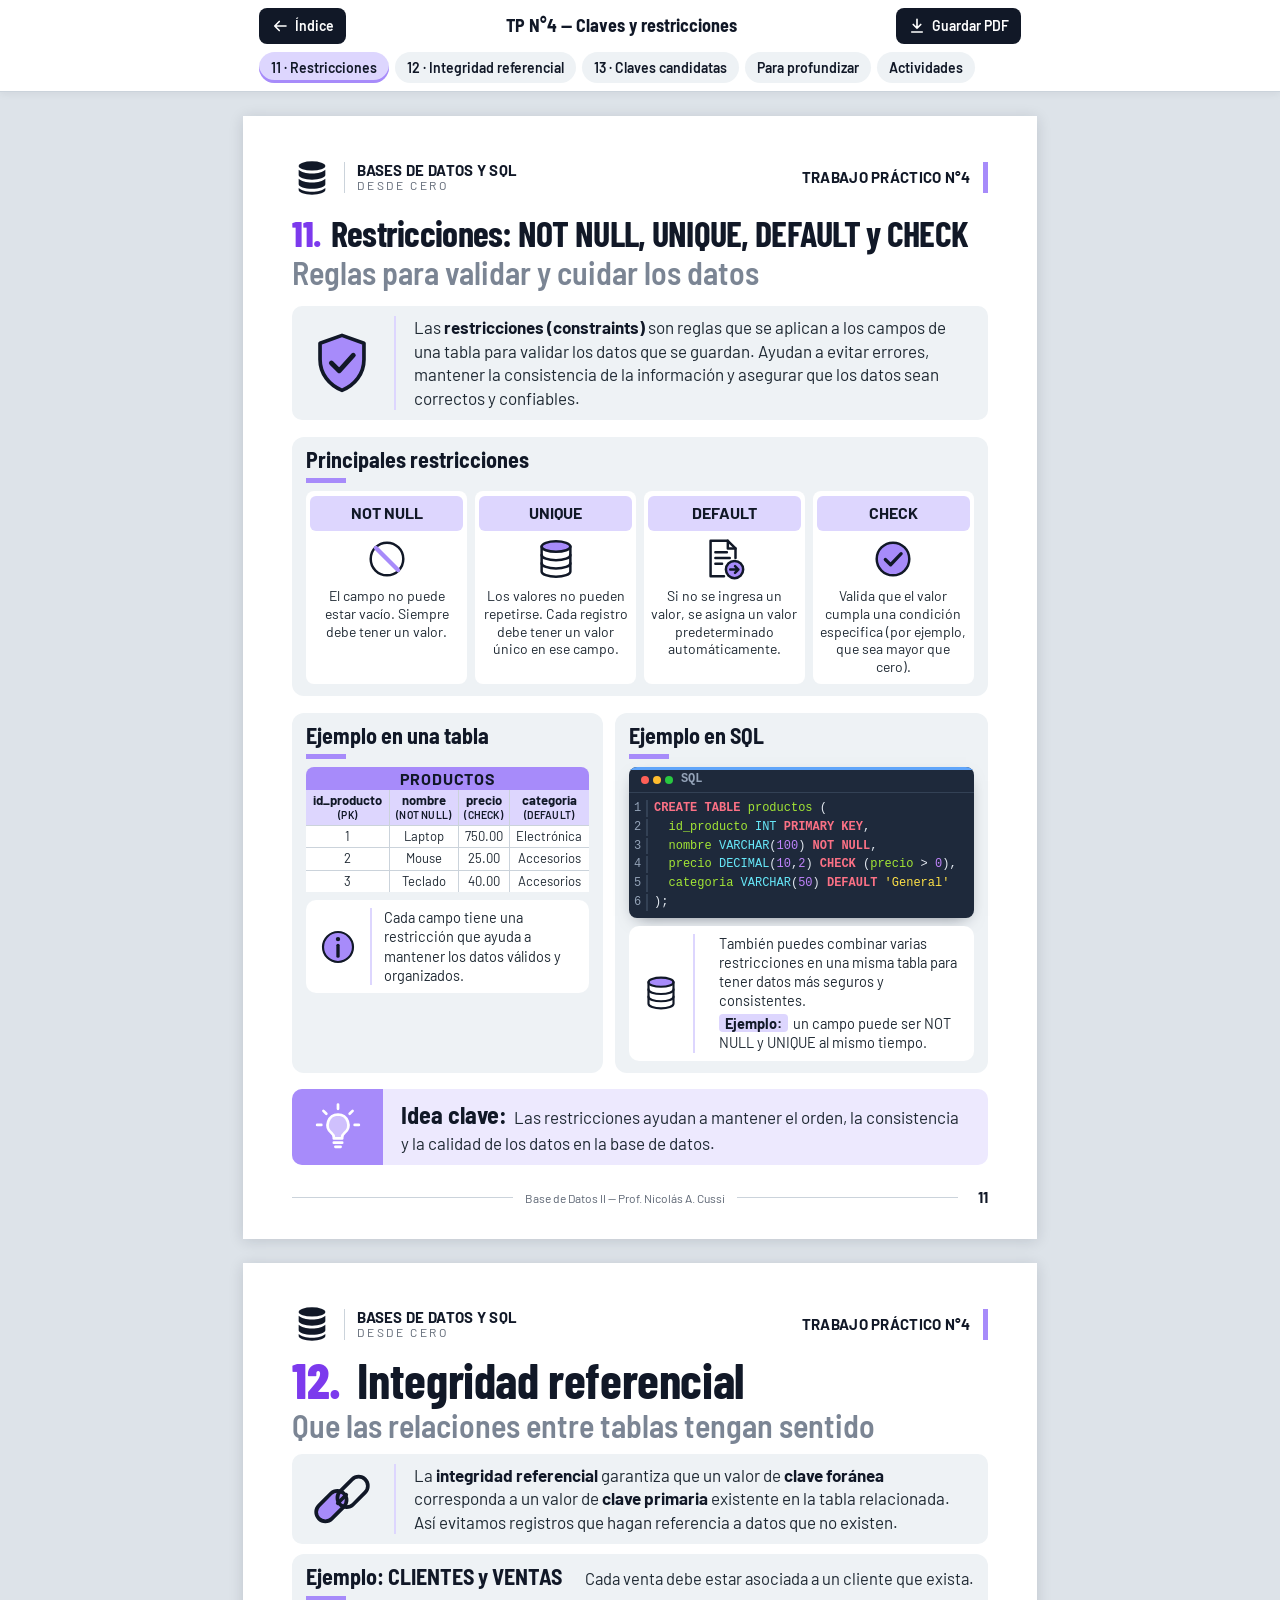
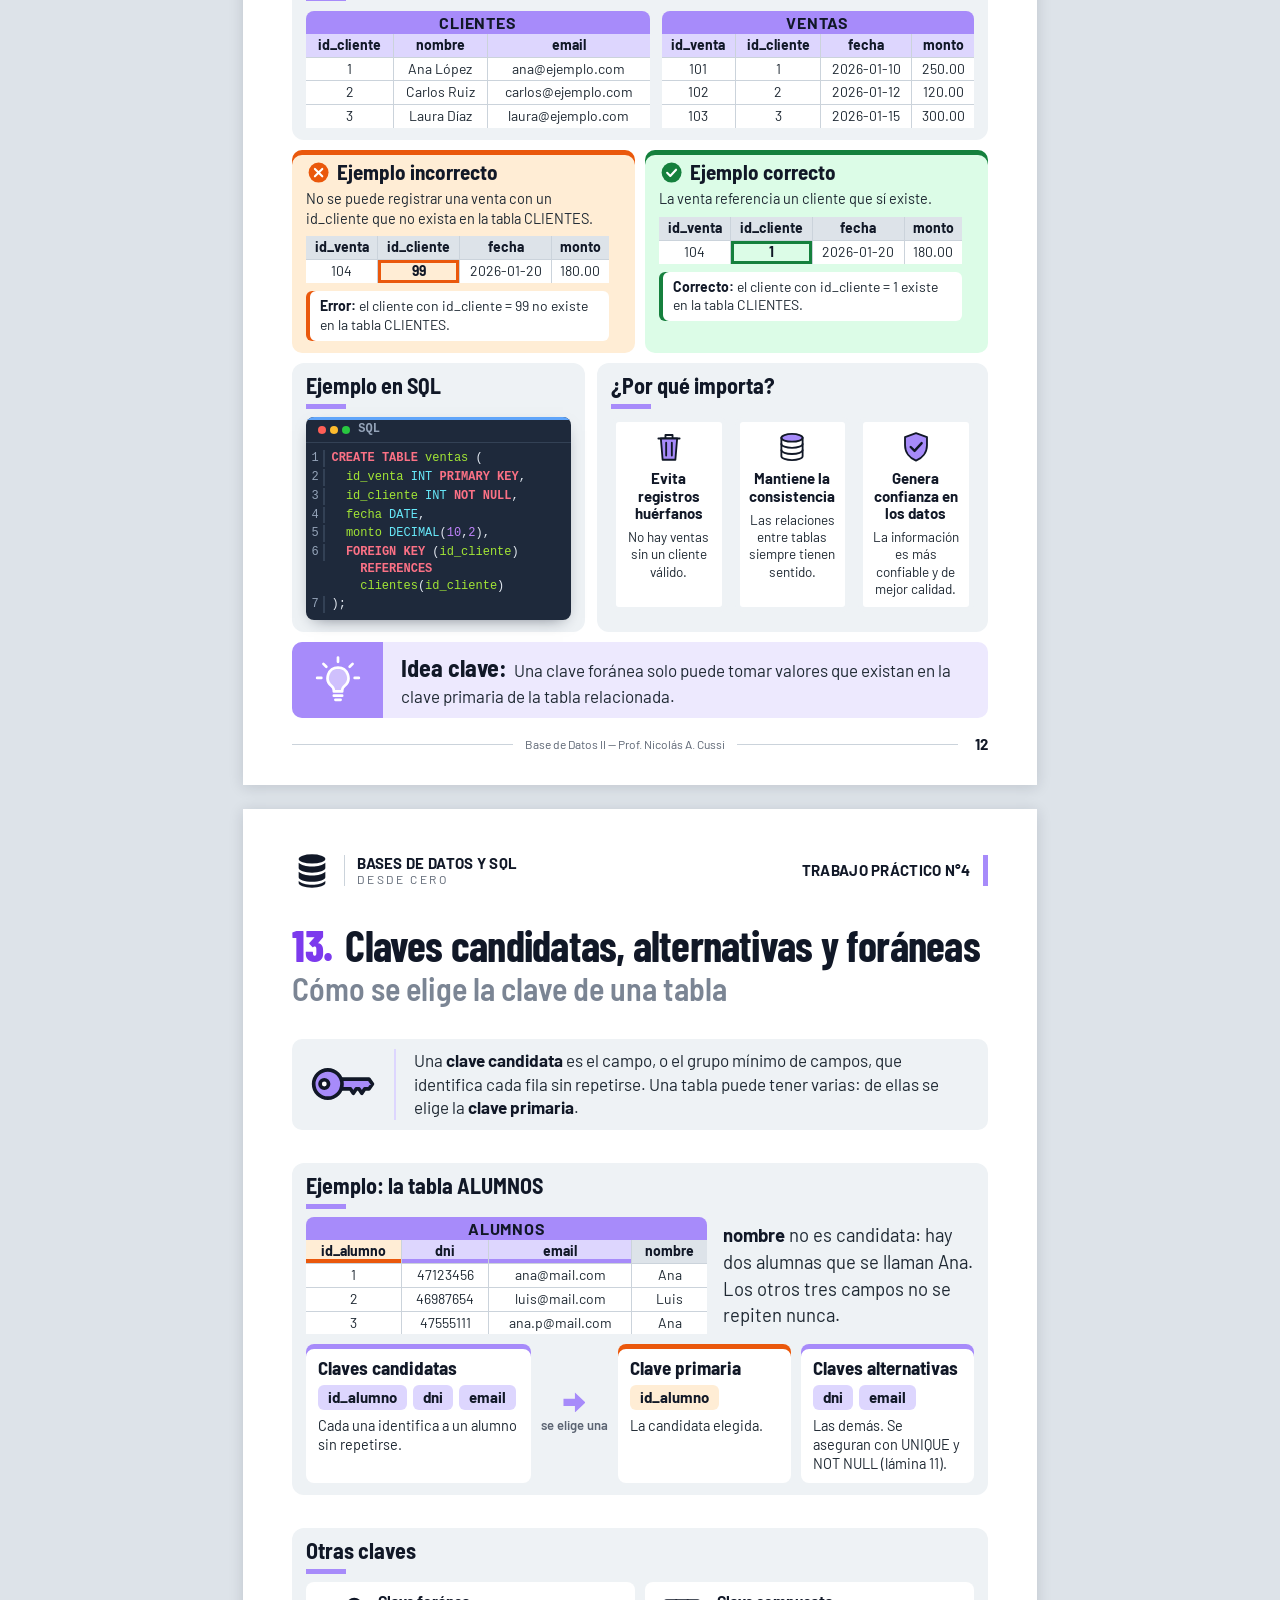
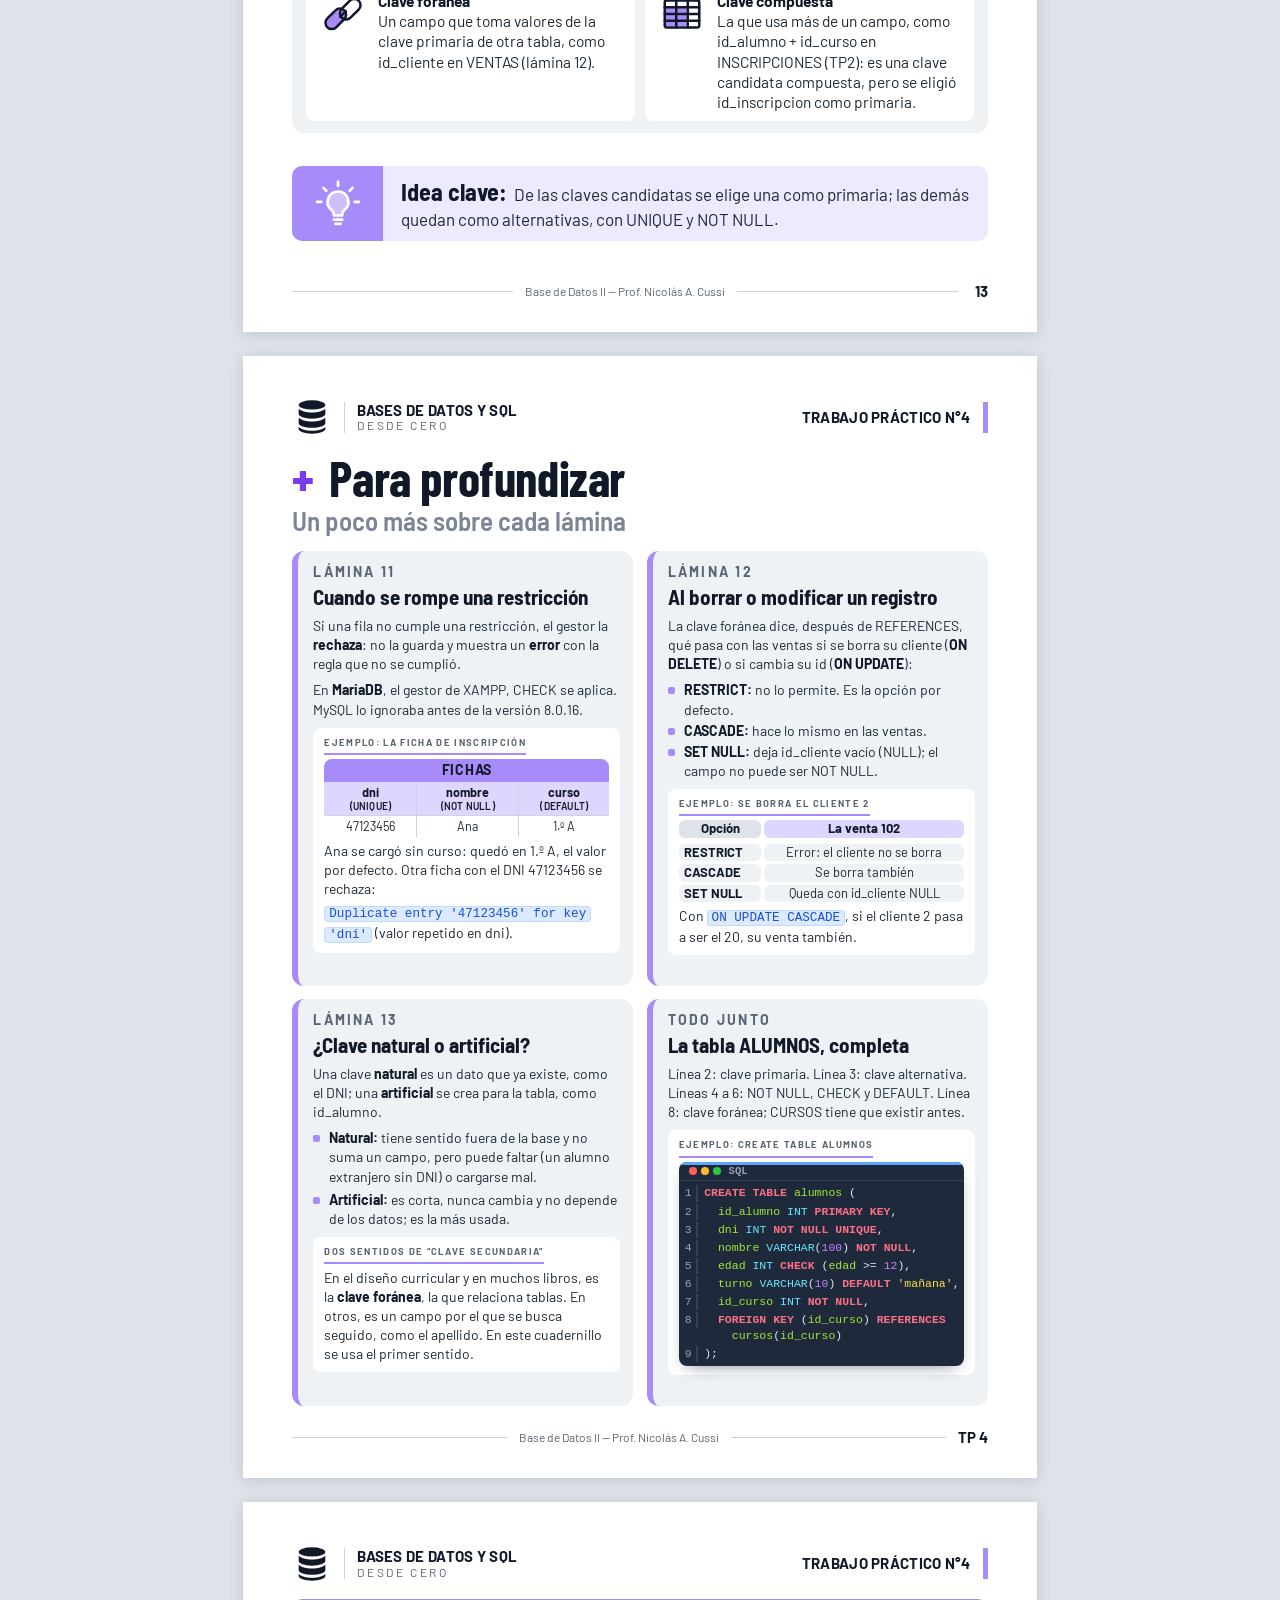
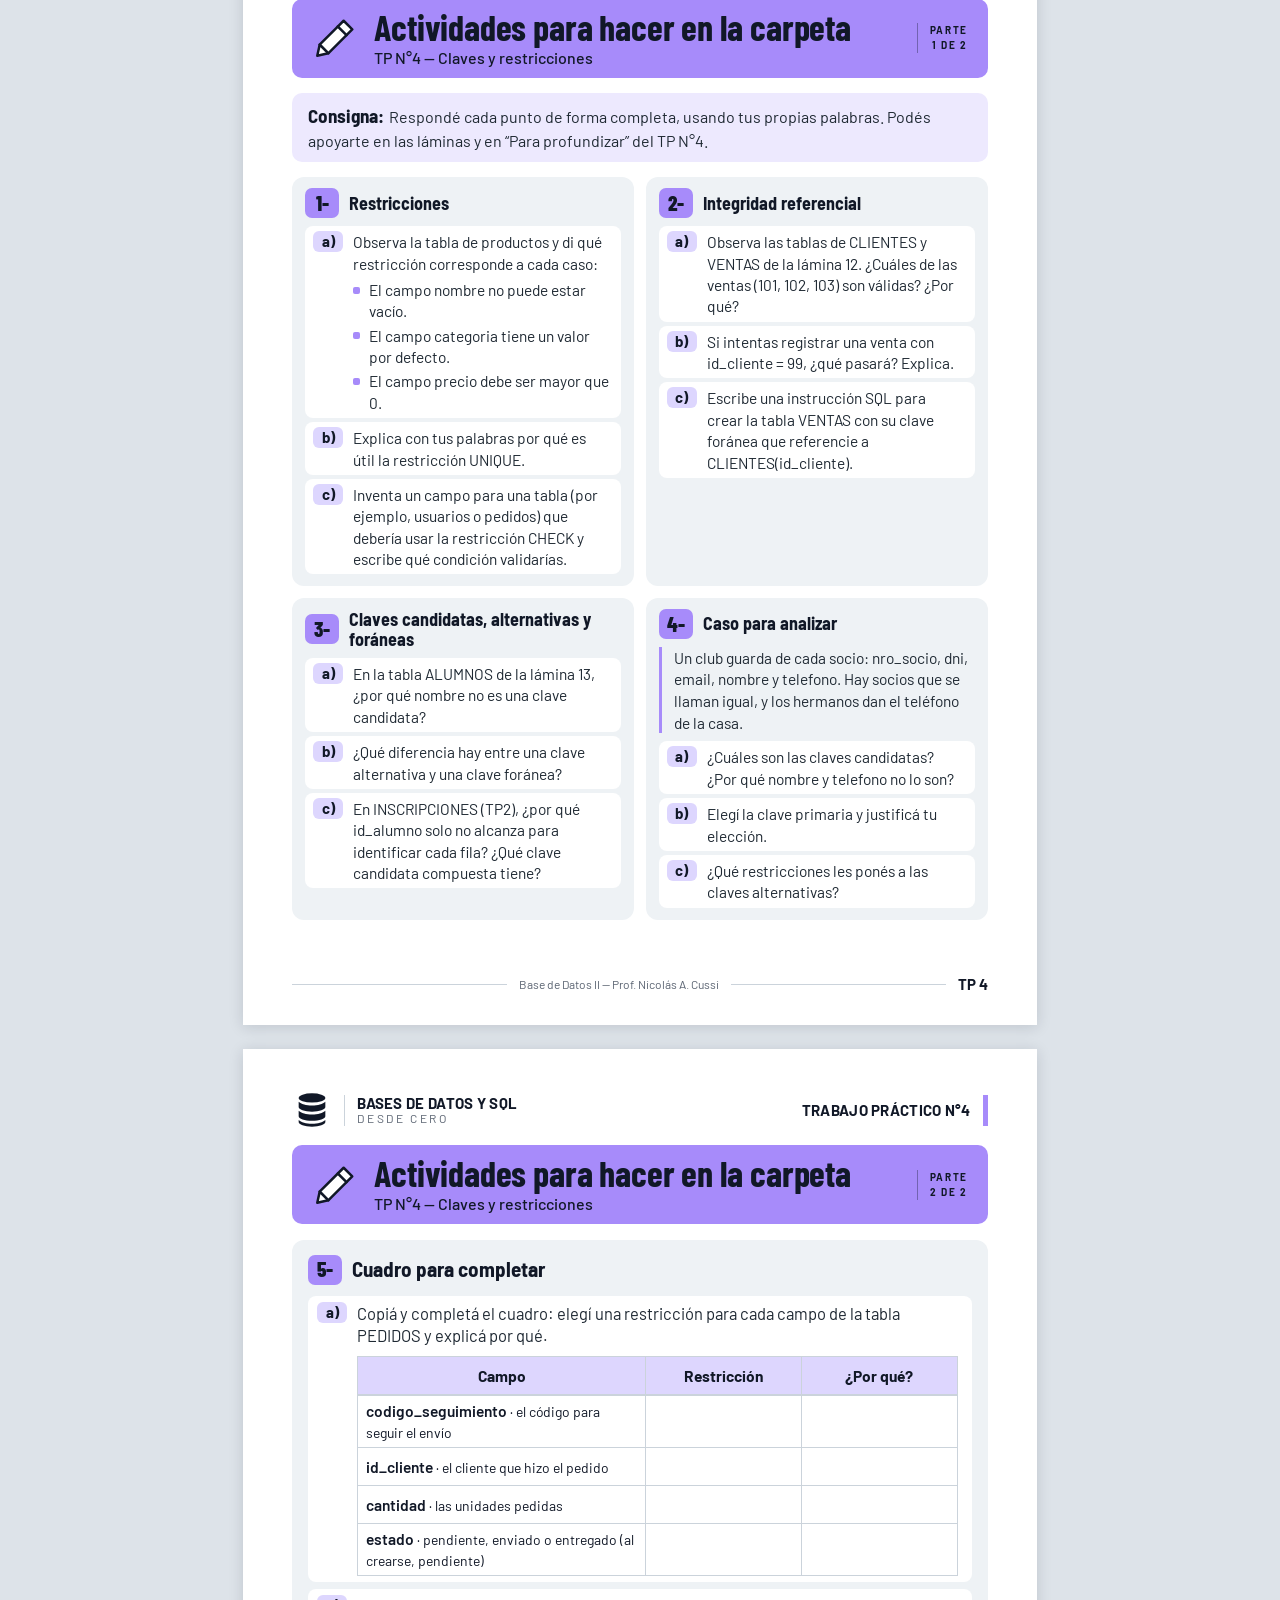
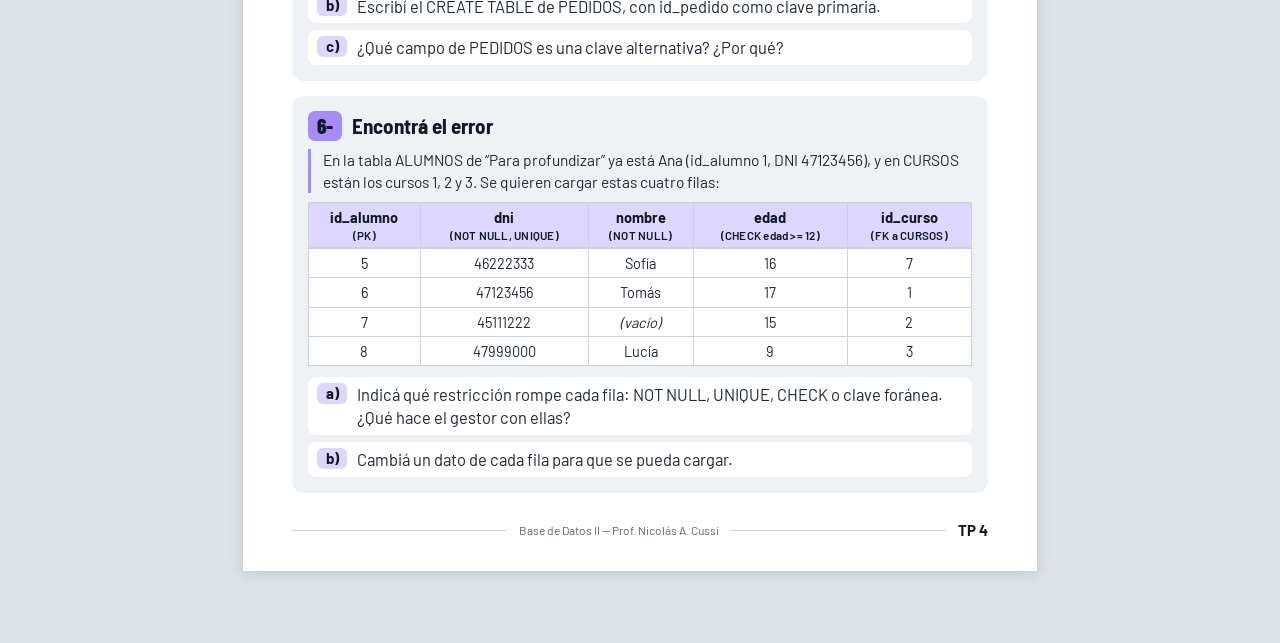
<file: unidades/tp04.html>
<!DOCTYPE html>
<html lang="es-AR">
<head>
  <meta charset="utf-8">
  <meta name="viewport" content="width=device-width, initial-scale=1">
  <title>TP N°4 — Claves y restricciones · Base de Datos II</title>
  <meta name="description" content="TP N°4 de Base de Datos II: las restricciones NOT NULL, UNIQUE, DEFAULT y CHECK, la integridad referencial y las claves candidatas, alternativas y foráneas. Prof. Nicolás A. Cussi.">
  <meta name="theme-color" content="#A78BFA">
  <!-- Vista previa del enlace (WhatsApp, Classroom, etc.) -->
  <meta property="og:type" content="website">
  <meta property="og:locale" content="es_AR">
  <meta property="og:site_name" content="Base de Datos II · Cuadernillo Digital">
  <meta property="og:title" content="TP N°4 — Claves y restricciones · Base de Datos II">
  <meta property="og:description" content="6.º año · Prof. Nicolás A. Cussi">
  <meta property="og:url" content="https://prof-nkocussi.github.io/App-Web-Base-de-Datos-2/unidades/tp04.html">
  <meta property="og:image" content="https://prof-nkocussi.github.io/App-Web-Base-de-Datos-2/assets/img/miniatura.png">
  <meta property="og:image:width" content="1200">
  <meta property="og:image:height" content="630">
  <meta property="og:image:alt" content="Base de Datos II, cuadernillo digital de 6.º año">
  <meta name="twitter:card" content="summary_large_image">
  <link rel="preload" href="../assets/fonts/barlow-latin-400-normal.woff2" as="font" type="font/woff2" crossorigin>
  <link rel="preload" href="../assets/fonts/barlow-semi-condensed-latin-700-normal.woff2" as="font" type="font/woff2" crossorigin>
  <link rel="stylesheet" href="../assets/css/estilos.css">
</head>
<body data-tp="4" class="modulo-2">

<!-- ====== Íconos (SVG simples, rehechos a partir del PDF) ====== -->
<svg width="0" height="0" style="position:absolute" aria-hidden="true" focusable="false">
  <defs>
    <symbol id="i-db-solido" viewBox="0 0 48 48">
      <g style="fill:currentColor;stroke:none">
        <ellipse cx="24" cy="9.5" rx="16" ry="5.5"/>
        <path d="M8 14c2.8 2.9 9.1 4.5 16 4.5S37.2 16.9 40 14v6.5c0 3-7.2 5.5-16 5.5S8 23.5 8 20.5z"/>
        <path d="M8 25c2.8 2.9 9.1 4.5 16 4.5S37.2 27.9 40 25v6.5c0 3-7.2 5.5-16 5.5S8 34.5 8 31.5z"/>
        <path d="M8 36c2.8 2.9 9.1 4.5 16 4.5S37.2 38.9 40 36v2.5c0 3-7.2 5.5-16 5.5S8 41.5 8 38.5z"/>
      </g>
    </symbol>
    <symbol id="i-db" viewBox="0 0 48 48">
      <ellipse cx="24" cy="11" rx="15" ry="5.5" style="fill:var(--ac)"/>
      <path d="M9 11v26c0 3 6.7 5.5 15 5.5S39 40 39 37V11"/>
      <path d="M9 19.7c0 3 6.7 5.5 15 5.5s15-2.5 15-5.5M9 28.4c0 3 6.7 5.5 15 5.5s15-2.5 15-5.5"/>
    </symbol>
    <symbol id="i-escudo" viewBox="0 0 48 48">
      <path d="M24 4.5 39.5 10v11.5c0 10.2-6.6 18.2-15.5 21.8C15.1 39.7 8.5 31.7 8.5 21.5V10z" style="fill:var(--ac)"/>
      <path d="M16.5 24l5.5 5.5 10-11" style="stroke-width:3.4"/>
    </symbol>
    <symbol id="i-prohibido" viewBox="0 0 48 48">
      <circle cx="24" cy="24" r="17"/>
      <path d="M12.5 12.5l23 23" style="stroke:var(--ac);stroke-width:4.5"/>
    </symbol>
    <symbol id="i-doc-def" viewBox="0 0 48 48">
      <path d="M24 42H10V5h18l8 8v10"/>
      <path d="M28 5v8h8"/>
      <path d="M15 17h12M15 23h15M15 29h7"/>
      <circle cx="35" cy="35" r="9" style="fill:var(--ac)"/>
      <path d="M30.5 35h8.5M35.5 31.5 39 35l-3.5 3.5"/>
    </symbol>
    <symbol id="i-check" viewBox="0 0 48 48">
      <circle cx="24" cy="24" r="17" style="fill:var(--ac)"/>
      <path d="M16 24.5l5.5 5.5 11-11.5" style="stroke-width:3.4"/>
    </symbol>
    <symbol id="i-info" viewBox="0 0 48 48">
      <circle cx="24" cy="24" r="18" style="fill:var(--ac)"/>
      <path d="M24 22v13" style="stroke-width:4"/>
      <circle cx="24" cy="14.5" r="2.6" style="fill:currentColor;stroke:none"/>
    </symbol>
    <symbol id="i-cadena" viewBox="0 0 48 48">
      <rect x="4" y="22.5" width="25" height="13" rx="6.5" transform="rotate(-45 16.5 29)" style="fill:var(--ac)"/>
      <rect x="19" y="12.5" width="25" height="13" rx="6.5" transform="rotate(-45 31.5 19)"/>
      <path d="M21 27l6-6"/>
    </symbol>
    <symbol id="i-cruz" viewBox="0 0 48 48">
      <circle cx="24" cy="24" r="19" style="fill:var(--ac);stroke:none"/>
      <path d="M17 17l14 14M31 17 17 31" style="stroke:#fff;stroke-width:4"/>
    </symbol>
    <symbol id="i-ok" viewBox="0 0 48 48">
      <circle cx="24" cy="24" r="19" style="fill:var(--ac);stroke:none"/>
      <path d="M15.5 24.5l6 6 11-12" style="stroke:#fff;stroke-width:4"/>
    </symbol>
    <symbol id="i-tacho" viewBox="0 0 48 48">
      <path d="M9 12h30M19 12V7h10v5"/>
      <path d="M12.5 12l2.5 30h18l2.5-30z" style="fill:var(--ac)"/>
      <path d="M20 18v18M28 18v18"/>
    </symbol>
    <symbol id="i-llave" viewBox="0 0 48 48">
      <path d="M22 20.5h21l2.5 3.5-2.5 3.5h-3l-2 3-2-3h-2l-2 3-2-3H22z" style="fill:var(--ac)"/>
      <circle cx="14" cy="24" r="10" style="fill:var(--ac)"/>
      <circle cx="11.5" cy="24" r="3" style="fill:#fff"/>
    </symbol>
    <symbol id="i-compuesta" viewBox="0 0 48 48">
      <path d="M7.3 17h21.4v19.7H7.3z" style="fill:var(--ac);stroke:none"/>
      <rect x="6" y="10" width="36" height="28" rx="2"/>
      <path d="M6 17h36M6 24h36M6 31h36M18 10v28M30 10v28"/>
    </symbol>
    <symbol id="i-lapiz" viewBox="0 0 48 48">
      <path d="M33 6l9 9-25 25-9-9z" style="fill:var(--ac)"/>
      <path d="M8 31 5.5 42.5 17 40z" style="fill:#fff"/>
      <path d="M27 12l9 9"/>
    </symbol>
    <symbol id="i-foco" viewBox="0 0 48 48">
      <path d="M24 2.5v4M10 8.5l2.8 2.8M38 8.5l-2.8 2.8M4 22h4M40 22h4"/>
      <path d="M24 12a10 10 0 0 0-6.2 17.8c1.4 1.2 2.2 2.6 2.2 4.2v1h8v-1c0-1.6.8-3 2.2-4.2A10 10 0 0 0 24 12z" style="fill:var(--ac)"/>
      <path d="M20 39h8M21.5 43h5"/>
    </symbol>
    <symbol id="i-descarga" viewBox="0 0 24 24">
      <path d="M12 3v12M7 10l5 5 5-5M5 20h14"/>
    </symbol>
    <symbol id="i-atras" viewBox="0 0 24 24">
      <path d="M20 12H5M11 6l-6 6 6 6"/>
    </symbol>
  </defs>
</svg>

<a class="saltar" href="#contenido">Saltar al contenido</a>

<header class="barra">
  <div class="barra__fila">
    <a class="boton barra__volver" href="../indice.html"><svg aria-hidden="true" focusable="false"><use href="#i-atras"/></svg><span>Índice</span></a>
    <span class="barra__titulo">TP N°4 — Claves y restricciones</span>
    <button class="boton" type="button" data-imprimir aria-label="Guardar en PDF">
      <svg aria-hidden="true" focusable="false"><use href="#i-descarga"/></svg><span><span class="boton__largo">Guardar </span>PDF</span>
    </button>
  </div>
  <nav class="partes" aria-label="Partes del TP N°4">
    <a href="#pag-11">11 · Restricciones</a>
    <a href="#pag-12">12 · Integridad referencial</a>
    <a href="#pag-13">13 · Claves candidatas</a>
    <a href="#profundizar">Para profundizar</a>
    <a href="#actividades">Actividades</a>
  </nav>
</header>

<main id="contenido" class="laminas">
  <h1 class="sr-only">TP N°4 — Claves y restricciones</h1>

  <!-- =================== LÁMINA 11 (PDF pág. 17) =================== -->
  <article class="lamina lamina--densa lamina--compacta" id="pag-11" aria-labelledby="t11">
    <div class="cab" aria-hidden="true">
      <svg class="cab__logo"><use href="#i-db-solido"/></svg>
      <div class="cab__marca"><b>BASES DE DATOS Y SQL</b><span>DESDE CERO</span></div>
      <div class="cab__lema">TRABAJO PRÁCTICO <span class="cab__lema-n">N°4</span></div>
      <span class="cab__raya"></span>
    </div>

    <div class="tit">
      <h2 class="tit__h tit__h--extra-largo" id="t11"><span class="tit__num">11.</span> Restricciones: NOT NULL, UNIQUE, DEFAULT y CHECK</h2>
      <p class="tit__sub">Reglas para validar y cuidar los datos</p>
    </div>

    <div class="intro">
      <svg class="ico ico--xl" aria-hidden="true" focusable="false"><use href="#i-escudo"/></svg>
      <p>Las <strong>restricciones (constraints)</strong> son reglas que se aplican a los campos de una tabla para validar los datos que se guardan. Ayudan a evitar errores, mantener la consistencia de la información y asegurar que los datos sean correctos y confiables.</p>
    </div>

    <section class="panel" aria-labelledby="p11">
      <div class="panel__cab"><h3 class="subtitulo" id="p11">Principales restricciones</h3></div>
      <ul class="ambitos ambitos--4 restricciones">
        <li class="tarjeta"><h4 class="tarjeta__cab">NOT NULL</h4><svg class="ico ico--l" aria-hidden="true" focusable="false"><use href="#i-prohibido"/></svg><p>El campo no puede estar vacío. Siempre debe tener un valor.</p></li>
        <li class="tarjeta"><h4 class="tarjeta__cab">UNIQUE</h4><svg class="ico ico--l" aria-hidden="true" focusable="false"><use href="#i-db"/></svg><p>Los valores no pueden repetirse. Cada registro debe tener un valor único en ese campo.</p></li>
        <li class="tarjeta"><h4 class="tarjeta__cab">DEFAULT</h4><svg class="ico ico--l" aria-hidden="true" focusable="false"><use href="#i-doc-def"/></svg><p>Si no se ingresa un valor, se asigna un valor predeterminado automáticamente.</p></li>
        <li class="tarjeta"><h4 class="tarjeta__cab">CHECK</h4><svg class="ico ico--l" aria-hidden="true" focusable="false"><use href="#i-check"/></svg><p>Valida que el valor cumpla una condición especifica (por ejemplo, que sea mayor que cero).</p></li>
      </ul>
    </section>

    <div class="lado-a-lado lado-a-lado--ej lado-a-lado--sql-der">
      <section class="panel" aria-labelledby="e11">
        <div class="panel__cab"><h3 class="subtitulo" id="e11">Ejemplo en una tabla</h3></div>
        <table class="tabla-ej">
          <caption>PRODUCTOS</caption>
          <thead>
            <tr><th scope="col">id_<wbr>producto <span class="restr">(PK)</span></th><th scope="col">nombre <span class="restr">(NOT NULL)</span></th><th scope="col">precio <span class="restr">(CHECK)</span></th><th scope="col">categoria <span class="restr">(DEFAULT)</span></th></tr>
          </thead>
          <tbody>
            <tr><td>1</td><td>Laptop</td><td>750.00</td><td>Electrónica</td></tr>
            <tr><td>2</td><td>Mouse</td><td>25.00</td><td>Accesorios</td></tr>
            <tr><td>3</td><td>Teclado</td><td>40.00</td><td>Accesorios</td></tr>
          </tbody>
        </table>
        <div class="intro">
          <svg class="ico" aria-hidden="true" focusable="false"><use href="#i-info"/></svg>
          <p>Cada campo tiene una restricción que ayuda a mantener los datos válidos y organizados.</p>
        </div>
      </section>

      <section class="panel" aria-labelledby="s11">
        <div class="panel__cab"><h3 class="subtitulo" id="s11">Ejemplo en SQL</h3></div>
        <div class="ventana-cod ventana-cod--sql">
          <div class="ventana-cod__barra" aria-hidden="true">SQL</div>
          <ol class="pseudo pseudo--sql" aria-label="Código SQL que crea la tabla productos con sus restricciones">
            <li><span class="pseudo__c"><b>CREATE TABLE</b> <span class="t-atr">productos</span> (</span></li>
            <li class="i1"><span class="pseudo__c"><span class="t-atr">id_producto</span> <span class="t-fun">INT</span> <b>PRIMARY KEY</b>,</span></li>
            <li class="i1"><span class="pseudo__c"><span class="t-atr">nombre</span> <span class="t-fun">VARCHAR</span>(<span class="t-num">100</span>) <b>NOT NULL</b>,</span></li>
            <li class="i1"><span class="pseudo__c"><span class="t-atr">precio</span> <span class="t-fun">DECIMAL</span>(<span class="t-num">10</span>,<span class="t-num">2</span>) <b>CHECK</b> (<span class="t-atr">precio</span> &gt; <span class="t-num">0</span>),</span></li>
            <li class="i1"><span class="pseudo__c"><span class="t-atr">categoria</span> <span class="t-fun">VARCHAR</span>(<span class="t-num">50</span>) <b>DEFAULT</b> <span class="t-str">'General'</span></span></li>
            <li><span class="pseudo__c">);</span></li>
          </ol>
        </div>
        <div class="intro">
          <svg class="ico" aria-hidden="true" focusable="false"><use href="#i-db"/></svg>
          <div class="intro__txt">
            <p>También puedes combinar varias restricciones en una misma tabla para tener datos más seguros y consistentes.</p>
            <p><strong class="rotulo">Ejemplo:</strong> un campo puede ser NOT NULL y UNIQUE al mismo tiempo.</p>
          </div>
        </div>
      </section>
    </div>

    <aside class="idea" aria-label="Idea clave">
      <span class="idea__ico"><svg class="ico" aria-hidden="true" focusable="false"><use href="#i-foco"/></svg></span>
      <p><strong>Idea clave:</strong> Las restricciones ayudan a mantener el orden, la consistencia y la calidad de los datos en la base de datos.</p>
    </aside>

    <footer class="pie">
      <span class="pie__linea"></span>
      <span>Base de Datos II — Prof. Nicolás A. Cussi</span>
      <span class="pie__linea"></span>
      <span class="pie__num" aria-label="Página 11">11</span>
    </footer>
  </article>

  <!-- =================== LÁMINA 12 (PDF pág. 18) =================== -->
  <article class="lamina lamina--densa lamina--compacta" id="pag-12" aria-labelledby="t12">
    <div class="cab" aria-hidden="true">
      <svg class="cab__logo"><use href="#i-db-solido"/></svg>
      <div class="cab__marca"><b>BASES DE DATOS Y SQL</b><span>DESDE CERO</span></div>
      <div class="cab__lema">TRABAJO PRÁCTICO <span class="cab__lema-n">N°4</span></div>
      <span class="cab__raya"></span>
    </div>

    <div class="tit">
      <h2 class="tit__h" id="t12"><span class="tit__num">12.</span> Integridad referencial</h2>
      <p class="tit__sub">Que las relaciones entre tablas tengan sentido</p>
    </div>

    <div class="intro">
      <svg class="ico ico--xl" aria-hidden="true" focusable="false"><use href="#i-cadena"/></svg>
      <p>La <strong>integridad referencial</strong> garantiza que un valor de <strong>clave foránea</strong> corresponda a un valor de <strong>clave primaria</strong> existente en la tabla relacionada. Así evitamos registros que hagan referencia a datos que no existen.</p>
    </div>

    <section class="panel" aria-labelledby="e12">
      <div class="panel__cab panel__cab--texto"><h3 class="subtitulo" id="e12">Ejemplo: CLIENTES y VENTAS</h3><p class="texto">Cada venta debe estar asociada a un cliente que exista.</p></div>
      <div class="lado-a-lado tablas-ri">
        <table class="tabla-ej">
          <caption>CLIENTES</caption>
          <thead>
            <tr><th scope="col">id_cliente</th><th scope="col">nombre</th><th scope="col">email</th></tr>
          </thead>
          <tbody>
            <tr><td>1</td><td>Ana López</td><td>ana<wbr>@ejemplo.com</td></tr>
            <tr><td>2</td><td>Carlos Ruiz</td><td>carlos<wbr>@ejemplo.com</td></tr>
            <tr><td>3</td><td>Laura Díaz</td><td>laura<wbr>@ejemplo.com</td></tr>
          </tbody>
        </table>
        <table class="tabla-ej">
          <caption>VENTAS</caption>
          <thead>
            <tr><th scope="col">id_venta</th><th scope="col">id_cliente</th><th scope="col">fecha</th><th scope="col">monto</th></tr>
          </thead>
          <tbody>
            <tr><td>101</td><td>1</td><td>2026-01-10</td><td>250.00</td></tr>
            <tr><td>102</td><td>2</td><td>2026-01-12</td><td>120.00</td></tr>
            <tr><td>103</td><td>3</td><td>2026-01-15</td><td>300.00</td></tr>
          </tbody>
        </table>
      </div>
    </section>

    <ul class="comparar comparar--ej">
      <li class="grupo grupo--naranja">
        <div>
          <h3><svg class="ico tit-ico" aria-hidden="true" focusable="false"><use href="#i-cruz"/></svg>Ejemplo incorrecto</h3>
          <p>No se puede registrar una venta con un id_cliente que no exista en la tabla CLIENTES.</p>
          <table class="tabla-ej">
            <caption class="sr-only">Venta 104 con id_cliente 99</caption>
            <thead>
              <tr><th scope="col">id_venta</th><th scope="col">id_cliente</th><th scope="col">fecha</th><th scope="col">monto</th></tr>
            </thead>
            <tbody>
              <tr><td>104</td><td class="marca-celda">99</td><td>2026-01-20</td><td>180.00</td></tr>
            </tbody>
          </table>
          <p class="veredicto"><strong>Error:</strong> el cliente con id_cliente = 99 no existe en la tabla CLIENTES.</p>
        </div>
      </li>
      <li class="grupo grupo--ok">
        <div>
          <h3><svg class="ico tit-ico" aria-hidden="true" focusable="false"><use href="#i-ok"/></svg>Ejemplo correcto</h3>
          <p>La venta referencia un cliente que sí existe.</p>
          <table class="tabla-ej">
            <caption class="sr-only">Venta 104 con id_cliente 1</caption>
            <thead>
              <tr><th scope="col">id_venta</th><th scope="col">id_cliente</th><th scope="col">fecha</th><th scope="col">monto</th></tr>
            </thead>
            <tbody>
              <tr><td>104</td><td class="marca-celda">1</td><td>2026-01-20</td><td>180.00</td></tr>
            </tbody>
          </table>
          <p class="veredicto"><strong>Correcto:</strong> el cliente con id_cliente = 1 existe en la tabla CLIENTES.</p>
        </div>
      </li>
    </ul>

    <div class="lado-a-lado lado-a-lado--ej lado-a-lado--sql-izq">
      <section class="panel" aria-labelledby="s12">
        <div class="panel__cab"><h3 class="subtitulo" id="s12">Ejemplo en SQL</h3></div>
        <div class="ventana-cod ventana-cod--sql">
          <div class="ventana-cod__barra" aria-hidden="true">SQL</div>
          <ol class="pseudo pseudo--sql" aria-label="Código SQL que crea la tabla ventas con su clave foránea">
            <li><span class="pseudo__c"><b>CREATE TABLE</b> <span class="t-atr">ventas</span> (</span></li>
            <li class="i1"><span class="pseudo__c"><span class="t-atr">id_venta</span> <span class="t-fun">INT</span> <b>PRIMARY KEY</b>,</span></li>
            <li class="i1"><span class="pseudo__c"><span class="t-atr">id_cliente</span> <span class="t-fun">INT</span> <b>NOT NULL</b>,</span></li>
            <li class="i1"><span class="pseudo__c"><span class="t-atr">fecha</span> <span class="t-fun">DATE</span>,</span></li>
            <li class="i1"><span class="pseudo__c"><span class="t-atr">monto</span> <span class="t-fun">DECIMAL</span>(<span class="t-num">10</span>,<span class="t-num">2</span>),</span></li>
            <li class="i1"><span class="pseudo__c"><b>FOREIGN KEY</b> (<span class="t-atr">id_cliente</span>) <b>REFERENCES</b> <span class="t-atr">clientes</span>(<span class="t-atr">id_cliente</span>)</span></li>
            <li><span class="pseudo__c">);</span></li>
          </ol>
        </div>
      </section>

      <section class="panel" aria-labelledby="i12">
        <div class="panel__cab"><h3 class="subtitulo" id="i12">¿Por qué importa?</h3></div>
        <ul class="ambitos importa">
          <li class="tarjeta"><svg class="ico ico--l" aria-hidden="true" focusable="false"><use href="#i-tacho"/></svg><h4 class="tarjeta__tit">Evita registros huérfanos</h4><p>No hay ventas sin un cliente válido.</p></li>
          <li class="tarjeta"><svg class="ico ico--l" aria-hidden="true" focusable="false"><use href="#i-db"/></svg><h4 class="tarjeta__tit">Mantiene la consistencia</h4><p>Las relaciones entre tablas siempre tienen sentido.</p></li>
          <li class="tarjeta"><svg class="ico ico--l" aria-hidden="true" focusable="false"><use href="#i-escudo"/></svg><h4 class="tarjeta__tit">Genera confianza en los datos</h4><p>La información es más confiable y de mejor calidad.</p></li>
        </ul>
      </section>
    </div>

    <aside class="idea" aria-label="Idea clave">
      <span class="idea__ico"><svg class="ico" aria-hidden="true" focusable="false"><use href="#i-foco"/></svg></span>
      <p><strong>Idea clave:</strong> Una clave foránea solo puede tomar valores que existan en la clave primaria de la tabla relacionada.</p>
    </aside>

    <footer class="pie">
      <span class="pie__linea"></span>
      <span>Base de Datos II — Prof. Nicolás A. Cussi</span>
      <span class="pie__linea"></span>
      <span class="pie__num" aria-label="Página 12">12</span>
    </footer>
  </article>

  <!-- =================== LÁMINA 13 (contenido nuevo, no está en el PDF) =================== -->
  <article class="lamina lamina--densa lamina--compacta" id="pag-13" aria-labelledby="t13" data-origen="nuevo">
    <div class="cab" aria-hidden="true">
      <svg class="cab__logo"><use href="#i-db-solido"/></svg>
      <div class="cab__marca"><b>BASES DE DATOS Y SQL</b><span>DESDE CERO</span></div>
      <div class="cab__lema">TRABAJO PRÁCTICO <span class="cab__lema-n">N°4</span></div>
      <span class="cab__raya"></span>
    </div>

    <div class="tit">
      <h2 class="tit__h tit__h--largo" id="t13"><span class="tit__num">13.</span> Claves candidatas, alternativas y foráneas</h2>
      <p class="tit__sub">Cómo se elige la clave de una tabla</p>
    </div>

    <div class="intro">
      <svg class="ico ico--xl" aria-hidden="true" focusable="false"><use href="#i-llave"/></svg>
      <p>Una <strong>clave candidata</strong> es el campo, o el grupo mínimo de campos, que identifica cada fila sin repetirse. Una tabla puede tener varias: de ellas se elige la <strong>clave primaria</strong>.</p>
    </div>

    <section class="panel" aria-labelledby="e13">
      <div class="panel__cab"><h3 class="subtitulo" id="e13">Ejemplo: la tabla ALUMNOS</h3></div>
      <div class="claves-ej">
        <table class="tabla-ej">
          <caption>ALUMNOS</caption>
          <thead>
            <tr><th scope="col" class="grupo grupo--naranja">id_alumno</th><th scope="col" class="grupo">dni</th><th scope="col" class="grupo">email</th><th scope="col" class="neutro">nombre</th></tr>
          </thead>
          <tbody>
            <tr><td>1</td><td>47123456</td><td>ana<wbr>@mail.com</td><td>Ana</td></tr>
            <tr><td>2</td><td>46987654</td><td>luis<wbr>@mail.com</td><td>Luis</td></tr>
            <tr><td>3</td><td>47555111</td><td>ana.p<wbr>@mail.com</td><td>Ana</td></tr>
          </tbody>
        </table>
        <p class="texto"><strong>nombre</strong> no es candidata: hay dos alumnas que se llaman Ana. Los otros tres campos no se repiten nunca.</p>
      </div>

      <div class="eleccion">
        <div class="eleccion__caja grupo">
          <h4>Claves candidatas</h4>
          <ul class="campos" aria-label="Claves candidatas"><li>id_alumno</li><li>dni</li><li>email</li></ul>
          <p>Cada una identifica a un alumno sin repetirse.</p>
        </div>
        <div class="eleccion__flecha"><span class="flecha" aria-hidden="true"></span><span>se elige una</span></div>
        <div class="eleccion__caja grupo grupo--naranja">
          <h4>Clave primaria</h4>
          <ul class="campos" aria-label="Clave primaria"><li>id_alumno</li></ul>
          <p>La candidata elegida.</p>
        </div>
        <div class="eleccion__caja grupo">
          <h4>Claves alternativas</h4>
          <ul class="campos" aria-label="Claves alternativas"><li>dni</li><li>email</li></ul>
          <p>Las demás. Se aseguran con UNIQUE y NOT NULL (lámina 11).</p>
        </div>
      </div>
    </section>

    <section class="panel" aria-labelledby="o13">
      <div class="panel__cab"><h3 class="subtitulo" id="o13">Otras claves</h3></div>
      <ul class="comun comun--2 otras-claves">
        <li><svg class="ico ico--l" aria-hidden="true" focusable="false"><use href="#i-cadena"/></svg><p><strong>Clave foránea</strong> Un campo que toma valores de la clave primaria de otra tabla, como id_cliente en VENTAS (lámina 12).</p></li>
        <li><svg class="ico ico--l" aria-hidden="true" focusable="false"><use href="#i-compuesta"/></svg><p><strong>Clave compuesta</strong> La que usa más de un campo, como id_alumno + id_curso en INSCRIPCIONES (TP2): es una clave candidata compuesta, pero se eligió id_inscripcion como primaria.</p></li>
      </ul>
    </section>

    <aside class="idea" aria-label="Idea clave">
      <span class="idea__ico"><svg class="ico" aria-hidden="true" focusable="false"><use href="#i-foco"/></svg></span>
      <p><strong>Idea clave:</strong> De las claves candidatas se elige una como primaria; las demás quedan como alternativas, con UNIQUE y NOT NULL.</p>
    </aside>

    <footer class="pie">
      <span class="pie__linea"></span>
      <span>Base de Datos II — Prof. Nicolás A. Cussi</span>
      <span class="pie__linea"></span>
      <span class="pie__num" aria-label="Página 13">13</span>
    </footer>
  </article>

  <!-- =================== PARA PROFUNDIZAR (contenido nuevo, no está en el PDF) =================== -->
  <article class="lamina lamina--pf" id="profundizar" aria-labelledby="tpf" data-origen="nuevo">
    <div class="cab" aria-hidden="true">
      <svg class="cab__logo"><use href="#i-db-solido"/></svg>
      <div class="cab__marca"><b>BASES DE DATOS Y SQL</b><span>DESDE CERO</span></div>
      <div class="cab__lema">TRABAJO PRÁCTICO <span class="cab__lema-n">N°4</span></div>
      <span class="cab__raya"></span>
    </div>

    <div class="tit">
      <h2 class="tit__h" id="tpf"><span class="tit__num">+</span> Para profundizar</h2>
      <p class="tit__sub">Un poco más sobre cada lámina</p>
    </div>

    <div class="pf-grid">
    <section class="pf" aria-labelledby="pf1">
      <p class="pf__etiqueta">Lámina 11</p>
      <h3 class="pf__titulo" id="pf1">Cuando se rompe una restricción</h3>
      <div class="pf__cols">
        <div class="pf__texto">
          <p>Si una fila no cumple una restricción, el gestor la <strong>rechaza</strong>: no la guarda y muestra un <strong>error</strong> con la regla que no se cumplió.</p>
          <p>En <strong>MariaDB</strong>, el gestor de XAMPP, CHECK se aplica. MySQL lo ignoraba antes de la versión 8.0.16.</p>
        </div>
        <div class="pf__caja">
          <h4>Ejemplo: la ficha de inscripción</h4>
          <table class="tabla-ej">
            <caption>FICHAS</caption>
            <thead>
              <tr><th scope="col">dni <span class="restr">(UNIQUE)</span></th><th scope="col">nombre <span class="restr">(NOT NULL)</span></th><th scope="col">curso <span class="restr">(DEFAULT)</span></th></tr>
            </thead>
            <tbody>
              <tr><td>47123456</td><td>Ana</td><td>1.º A</td></tr>
            </tbody>
          </table>
          <p>Ana se cargó sin curso: quedó en 1.º A, el valor por defecto. Otra ficha con el DNI 47123456 se rechaza:</p>
          <p><code class="cod-sql cod-error">Duplicate entry '47123456' for key 'dni'</code> (valor repetido en dni).</p>
        </div>
      </div>
    </section>

    <section class="pf pf--ajustado" aria-labelledby="pf2">
      <p class="pf__etiqueta">Lámina 12</p>
      <h3 class="pf__titulo" id="pf2">Al borrar o modificar un registro</h3>
      <div class="pf__cols">
        <div class="pf__texto">
          <p>La clave foránea dice, después de REFERENCES, qué pasa con las ventas si se borra su cliente (<strong>ON DELETE</strong>) o si cambia su id (<strong>ON UPDATE</strong>):</p>
          <ul class="pf__lista">
            <li><strong>RESTRICT:</strong> no lo permite. Es la opción por defecto.</li>
            <li><strong>CASCADE:</strong> hace lo mismo en las ventas.</li>
            <li><strong>SET NULL:</strong> deja id_cliente vacío (NULL); el campo no puede ser NOT NULL.</li>
          </ul>
        </div>
        <div class="pf__caja">
          <h4>Ejemplo: se borra el cliente 2</h4>
          <table class="tabla-comp">
            <caption class="sr-only">Qué pasa con la venta 102, del cliente 2, al borrar ese cliente con cada opción</caption>
            <thead>
              <tr><th scope="col">Opción</th><th scope="col">La venta 102</th></tr>
            </thead>
            <tbody>
              <tr><th scope="row">RESTRICT</th><td>Error: el cliente no se borra</td></tr>
              <tr><th scope="row">CASCADE</th><td>Se borra también</td></tr>
              <tr><th scope="row">SET NULL</th><td>Queda con id_cliente NULL</td></tr>
            </tbody>
          </table>
          <p>Con <code class="cod-sql">ON UPDATE CASCADE</code>, si el cliente 2 pasa a ser el 20, su venta también.</p>
        </div>
      </div>
    </section>

    <section class="pf" aria-labelledby="pf3">
      <p class="pf__etiqueta">Lámina 13</p>
      <h3 class="pf__titulo" id="pf3">¿Clave natural o artificial?</h3>
      <div class="pf__cols">
        <div class="pf__texto">
          <p>Una clave <strong>natural</strong> es un dato que ya existe, como el DNI; una <strong>artificial</strong> se crea para la tabla, como id_alumno.</p>
          <ul class="pf__lista">
            <li><strong>Natural:</strong> tiene sentido fuera de la base y no suma un campo, pero puede faltar (un alumno extranjero sin DNI) o cargarse mal.</li>
            <li><strong>Artificial:</strong> es corta, nunca cambia y no depende de los datos; es la más usada.</li>
          </ul>
        </div>
        <div class="pf__caja">
          <h4>Dos sentidos de “clave secundaria”</h4>
          <p>En el diseño curricular y en muchos libros, es la <strong>clave foránea</strong>, la que relaciona tablas. En otros, es un campo por el que se busca seguido, como el apellido. En este cuadernillo se usa el primer sentido.</p>
        </div>
      </div>
    </section>

    <section class="pf" aria-labelledby="pf4">
      <p class="pf__etiqueta">Todo junto</p>
      <h3 class="pf__titulo" id="pf4">La tabla ALUMNOS, completa</h3>
      <div class="pf__cols">
        <div class="pf__texto">
          <p>Línea 2: clave primaria. Línea 3: clave alternativa. Líneas 4 a 6: NOT NULL, CHECK y DEFAULT. Línea 8: clave foránea; CURSOS tiene que existir antes.</p>
        </div>
        <div class="pf__caja">
          <h4>Ejemplo: CREATE TABLE alumnos</h4>
          <div class="ventana-cod ventana-cod--sql">
            <div class="ventana-cod__barra" aria-hidden="true">SQL</div>
            <ol class="pseudo pseudo--sql" aria-label="Código SQL que crea la tabla alumnos con clave primaria, clave alternativa, NOT NULL, CHECK, DEFAULT y clave foránea">
              <li><span class="pseudo__c"><b>CREATE TABLE</b> <span class="t-atr">alumnos</span> (</span></li>
              <li class="i1"><span class="pseudo__c"><span class="t-atr">id_alumno</span> <span class="t-fun">INT</span> <b>PRIMARY KEY</b>,</span></li>
              <li class="i1"><span class="pseudo__c"><span class="t-atr">dni</span> <span class="t-fun">INT</span> <b>NOT NULL UNIQUE</b>,</span></li>
              <li class="i1"><span class="pseudo__c"><span class="t-atr">nombre</span> <span class="t-fun">VARCHAR</span>(<span class="t-num">100</span>) <b>NOT NULL</b>,</span></li>
              <li class="i1"><span class="pseudo__c"><span class="t-atr">edad</span> <span class="t-fun">INT</span> <b>CHECK</b> (<span class="t-atr">edad</span> &gt;= <span class="t-num">12</span>),</span></li>
              <li class="i1"><span class="pseudo__c"><span class="t-atr">turno</span> <span class="t-fun">VARCHAR</span>(<span class="t-num">10</span>) <b>DEFAULT</b> <span class="t-str">'mañana'</span>,</span></li>
              <li class="i1"><span class="pseudo__c"><span class="t-atr">id_curso</span> <span class="t-fun">INT</span> <b>NOT NULL</b>,</span></li>
              <li class="i1"><span class="pseudo__c"><b>FOREIGN KEY</b> (<span class="t-atr">id_curso</span>) <b>REFERENCES</b> <span class="t-atr">cursos</span>(<span class="t-atr">id_curso</span>)</span></li>
              <li><span class="pseudo__c">);</span></li>
            </ol>
          </div>
        </div>
      </div>
    </section>
    </div>

    <footer class="pie">
      <span class="pie__linea"></span>
      <span>Base de Datos II — Prof. Nicolás A. Cussi</span>
      <span class="pie__linea"></span>
      <span class="pie__num">TP 4</span>
    </footer>
  </article>

  <!-- =================== ACTIVIDADES · Parte 1 =================== -->
  <article class="lamina lamina--act" id="actividades" aria-labelledby="act-1">
    <div class="cab" aria-hidden="true">
      <svg class="cab__logo"><use href="#i-db-solido"/></svg>
      <div class="cab__marca"><b>BASES DE DATOS Y SQL</b><span>DESDE CERO</span></div>
      <div class="cab__lema">TRABAJO PRÁCTICO <span class="cab__lema-n">N°4</span></div>
      <span class="cab__raya"></span>
    </div>

    <header class="act-banda">
      <svg class="ico" aria-hidden="true" focusable="false"><use href="#i-lapiz"/></svg>
      <div>
        <h2 id="act-1">Actividades para hacer en la carpeta</h2>
        <p>TP N°4 — Claves y restricciones</p>
      </div>
      <span class="act-banda__parte">Parte<br>1 de 2</span>
    </header>

    <p class="consigna"><strong>Consigna:</strong> Respondé cada punto de forma completa, usando tus propias palabras. Podés apoyarte en las láminas y en “Para profundizar” del TP N°4.</p>

    <!-- Puntos 1 a 3: uno por lámina (1 y 2, del PDF; 3, nuevo) · Punto 4: caso nuevo -->
    <ol class="acts acts--2col">
      <li class="act">
        <h3 class="act__titulo"><span class="act__num">1-</span> Restricciones</h3>
        <ol class="act__items">
          <li><b class="act__letra">a)</b><div>Observa la tabla de productos y di qué restricción corresponde a cada caso:
            <ul class="act__frases">
              <li>El campo nombre no puede estar vacío.</li>
              <li>El campo categoria tiene un valor por defecto.</li>
              <li>El campo precio debe ser mayor que 0.</li>
            </ul></div></li>
          <li><b class="act__letra">b)</b><div>Explica con tus palabras por qué es útil la restricción UNIQUE.</div></li>
          <li><b class="act__letra">c)</b><div>Inventa un campo para una tabla (por ejemplo, usuarios o pedidos) que debería usar la restricción CHECK y escribe qué condición validarías.</div></li>
        </ol>
      </li>
      <li class="act">
        <h3 class="act__titulo"><span class="act__num">2-</span> Integridad referencial</h3>
        <ol class="act__items">
          <li><b class="act__letra">a)</b><div>Observa las tablas de CLIENTES y VENTAS de la lámina 12. ¿Cuáles de las ventas (101, 102, 103) son válidas? ¿Por qué?</div></li>
          <li><b class="act__letra">b)</b><div>Si intentas registrar una venta con id_cliente = 99, ¿qué pasará? Explica.</div></li>
          <li><b class="act__letra">c)</b><div>Escribe una instrucción SQL para crear la tabla VENTAS con su clave foránea que referencie a CLIENTES(id_cliente).</div></li>
        </ol>
      </li>
      <li class="act">
        <h3 class="act__titulo"><span class="act__num">3-</span> Claves candidatas, alternativas y foráneas</h3>
        <ol class="act__items">
          <li><b class="act__letra">a)</b><div>En la tabla ALUMNOS de la lámina 13, ¿por qué nombre no es una clave candidata?</div></li>
          <li><b class="act__letra">b)</b><div>¿Qué diferencia hay entre una clave alternativa y una clave foránea?</div></li>
          <li><b class="act__letra">c)</b><div>En INSCRIPCIONES (TP2), ¿por qué id_alumno solo no alcanza para identificar cada fila? ¿Qué clave candidata compuesta tiene?</div></li>
        </ol>
      </li>
      <li class="act">
        <h3 class="act__titulo"><span class="act__num">4-</span> Caso para analizar</h3>
        <p class="act__caso">Un club guarda de cada socio: nro_socio, dni, email, nombre y telefono. Hay socios que se llaman igual, y los hermanos dan el teléfono de la casa.</p>
        <ol class="act__items">
          <li><b class="act__letra">a)</b><div>¿Cuáles son las claves candidatas? ¿Por qué nombre y telefono no lo son?</div></li>
          <li><b class="act__letra">b)</b><div>Elegí la clave primaria y justificá tu elección.</div></li>
          <li><b class="act__letra">c)</b><div>¿Qué restricciones les ponés a las claves alternativas?</div></li>
        </ol>
      </li>
    </ol>

    <footer class="pie">
      <span class="pie__linea"></span>
      <span>Base de Datos II — Prof. Nicolás A. Cussi</span>
      <span class="pie__linea"></span>
      <span class="pie__num">TP 4</span>
    </footer>
  </article>

  <!-- =================== ACTIVIDADES · Parte 2 (consignas nuevas) =================== -->
  <article class="lamina lamina--act" id="actividades-2" aria-labelledby="act-2" data-origen="nuevo">
    <div class="cab" aria-hidden="true">
      <svg class="cab__logo"><use href="#i-db-solido"/></svg>
      <div class="cab__marca"><b>BASES DE DATOS Y SQL</b><span>DESDE CERO</span></div>
      <div class="cab__lema">TRABAJO PRÁCTICO <span class="cab__lema-n">N°4</span></div>
      <span class="cab__raya"></span>
    </div>

    <header class="act-banda">
      <svg class="ico" aria-hidden="true" focusable="false"><use href="#i-lapiz"/></svg>
      <div>
        <h2 id="act-2">Actividades para hacer en la carpeta</h2>
        <p>TP N°4 — Claves y restricciones</p>
      </div>
      <span class="act-banda__parte">Parte<br>2 de 2</span>
    </header>

    <ol class="acts acts--amplio acts--ajustado" start="5">
      <li class="act">
        <h3 class="act__titulo"><span class="act__num">5-</span> Cuadro para completar</h3>
        <ol class="act__items">
          <li><b class="act__letra">a)</b><div>Copiá y completá el cuadro: elegí una restricción para cada campo de la tabla PEDIDOS y explicá por qué.
            <table class="act-tabla act-tabla--campos">
              <caption class="sr-only">Campos de la tabla PEDIDOS, para completar con su restricción y el motivo</caption>
              <thead><tr><th scope="col">Campo</th><th scope="col">Restricción</th><th scope="col">¿Por qué?</th></tr></thead>
              <tbody>
                <tr><th scope="row">codigo_<wbr>seguimiento <span class="act-tabla__nota">el código para seguir el envío</span></th><td></td><td></td></tr>
                <tr><th scope="row">id_cliente <span class="act-tabla__nota">el cliente que hizo el pedido</span></th><td></td><td></td></tr>
                <tr><th scope="row">cantidad <span class="act-tabla__nota">las unidades pedidas</span></th><td></td><td></td></tr>
                <tr><th scope="row">estado <span class="act-tabla__nota">pendiente, enviado o entregado (al crearse, pendiente)</span></th><td></td><td></td></tr>
              </tbody>
            </table></div></li>
          <li><b class="act__letra">b)</b><div>Escribí el CREATE TABLE de PEDIDOS, con id_pedido como clave primaria.</div></li>
          <li><b class="act__letra">c)</b><div>¿Qué campo de PEDIDOS es una clave alternativa? ¿Por qué?</div></li>
        </ol>
      </li>
      <li class="act">
        <h3 class="act__titulo"><span class="act__num">6-</span> Encontrá el error</h3>
        <p class="act__caso">En la tabla ALUMNOS de “Para profundizar” ya está Ana (id_alumno 1, DNI 47123456), y en CURSOS están los cursos 1, 2 y 3. Se quieren cargar estas cuatro filas:</p>
        <table class="act-tabla act-tabla--datos act-tabla--filas">
          <caption class="sr-only">Cuatro filas para cargar en la tabla ALUMNOS, con la restricción de cada campo</caption>
          <thead><tr><th scope="col">id_<wbr>alumno <span class="restr">(PK)</span></th><th scope="col">dni <span class="restr">(NOT NULL, UNIQUE)</span></th><th scope="col">nombre <span class="restr">(NOT NULL)</span></th><th scope="col">edad <span class="restr">(CHECK edad &gt;= 12)</span></th><th scope="col">id_<wbr>curso <span class="restr">(FK a CURSOS)</span></th></tr></thead>
          <tbody>
            <tr><td>5</td><td>46222333</td><td>Sofía</td><td>16</td><td>7</td></tr>
            <tr><td>6</td><td>47123456</td><td>Tomás</td><td>17</td><td>1</td></tr>
            <tr><td>7</td><td>45111222</td><td><em>(vacío)</em></td><td>15</td><td>2</td></tr>
            <tr><td>8</td><td>47999000</td><td>Lucía</td><td>9</td><td>3</td></tr>
          </tbody>
        </table>
        <ol class="act__items">
          <li><b class="act__letra">a)</b><div>Indicá qué restricción rompe cada fila: NOT NULL, UNIQUE, CHECK o clave foránea. ¿Qué hace el gestor con ellas?</div></li>
          <li><b class="act__letra">b)</b><div>Cambiá un dato de cada fila para que se pueda cargar.</div></li>
        </ol>
      </li>
    </ol>

    <footer class="pie">
      <span class="pie__linea"></span>
      <span>Base de Datos II — Prof. Nicolás A. Cussi</span>
      <span class="pie__linea"></span>
      <span class="pie__num">TP 4</span>
    </footer>
  </article>
</main>

<script src="../assets/js/actividades.js"></script>
</body>
</html>
</file>
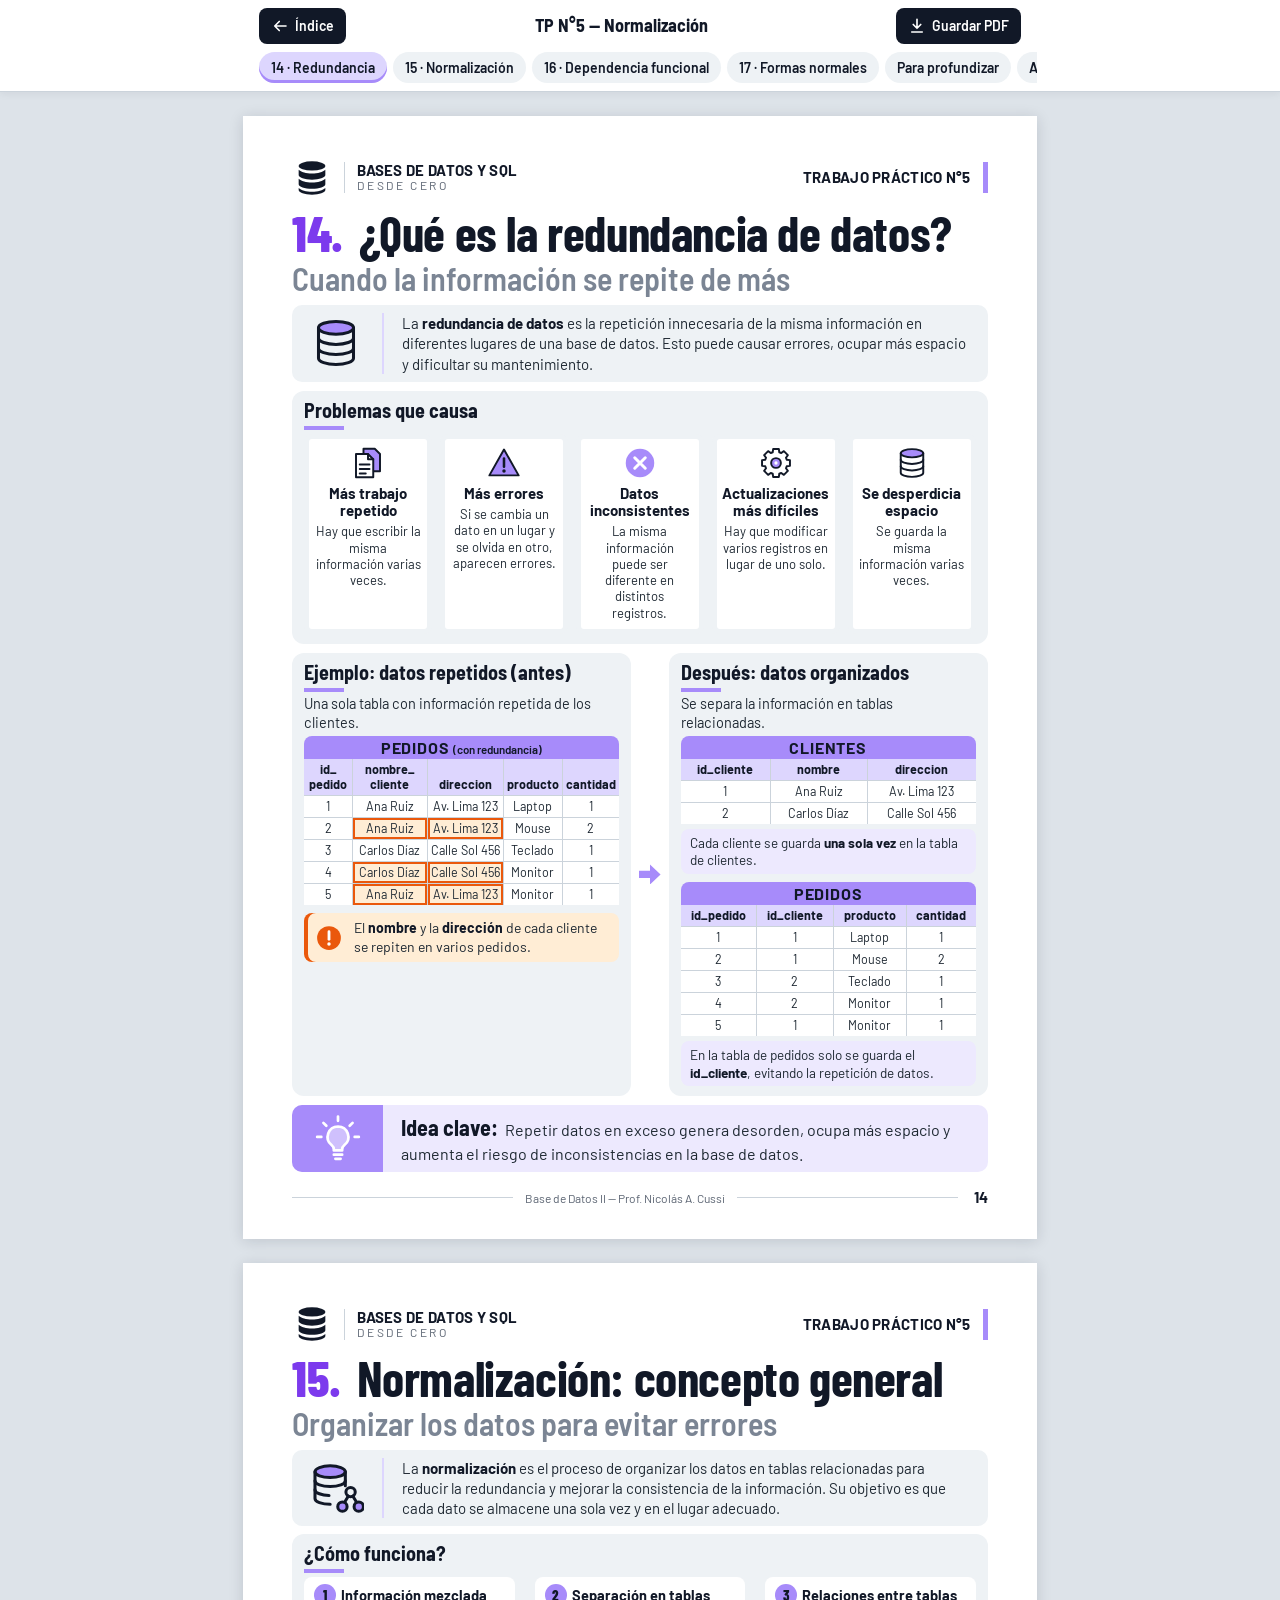
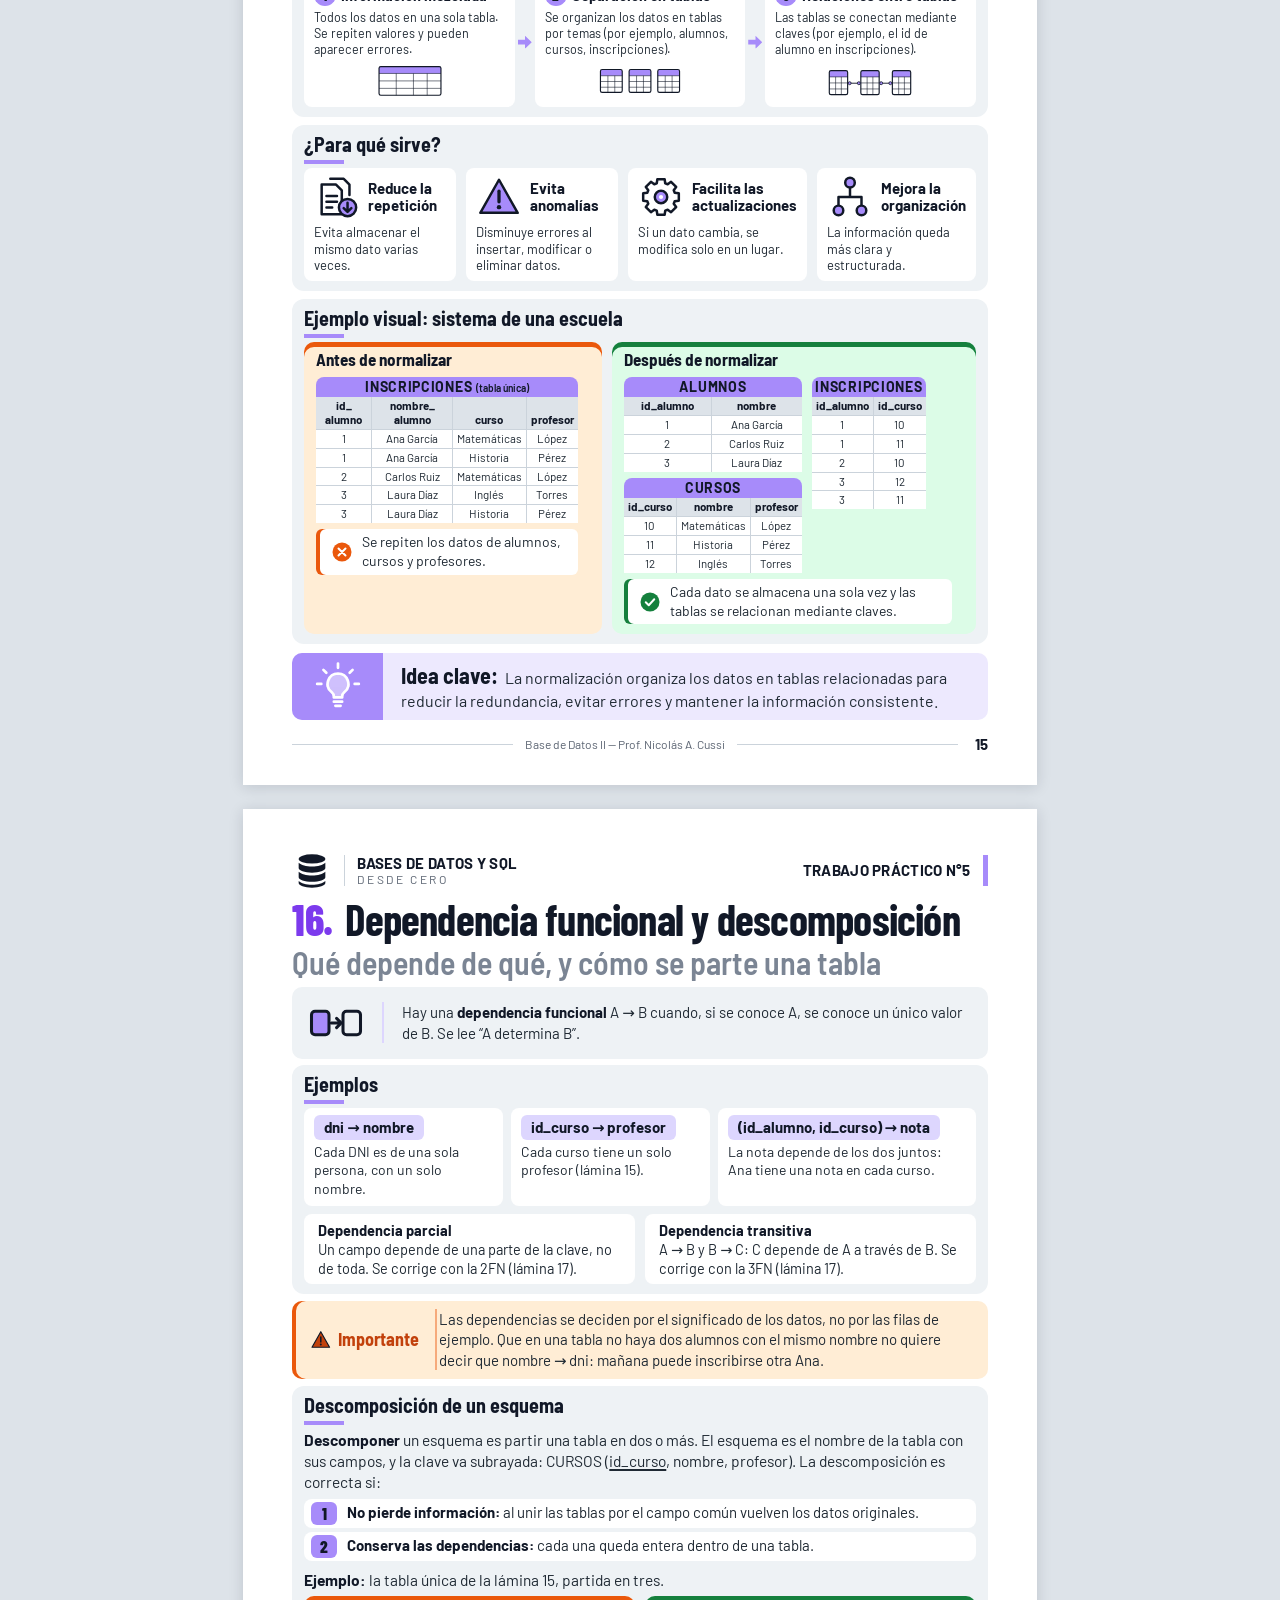
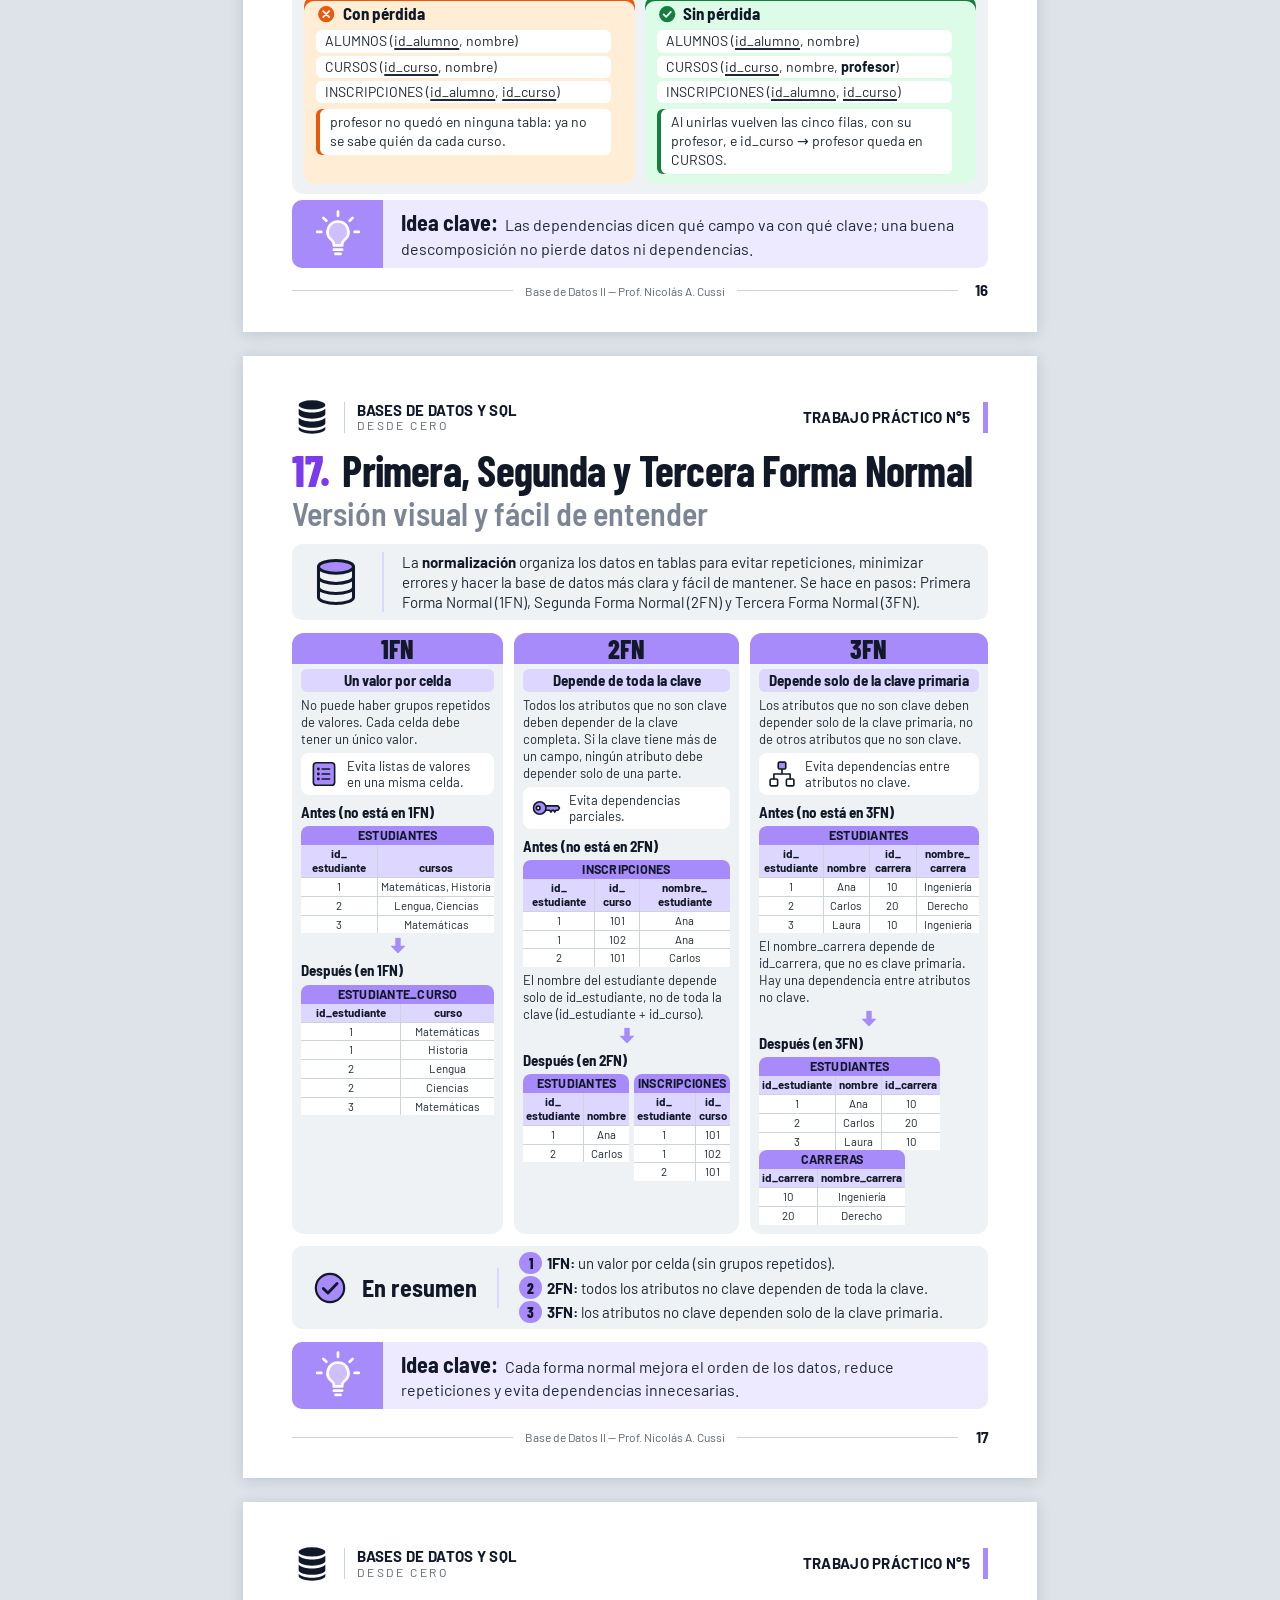
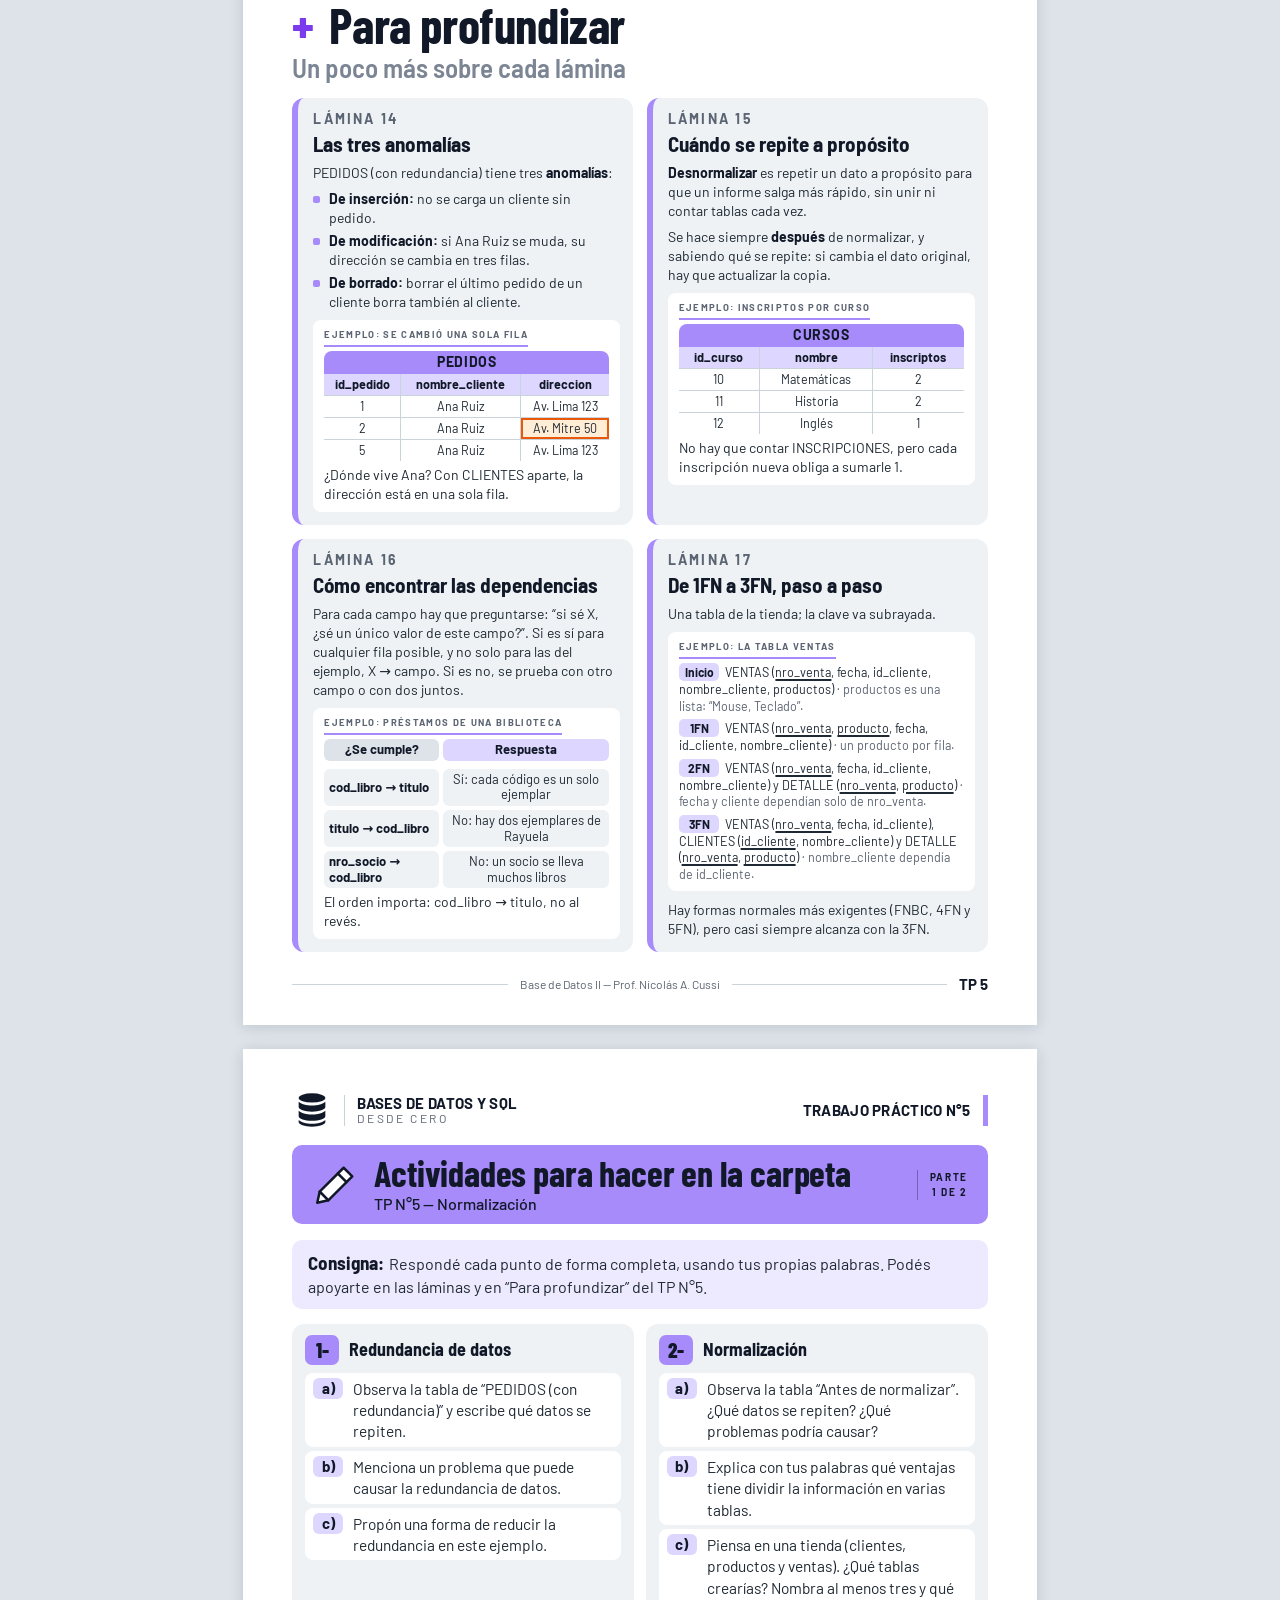
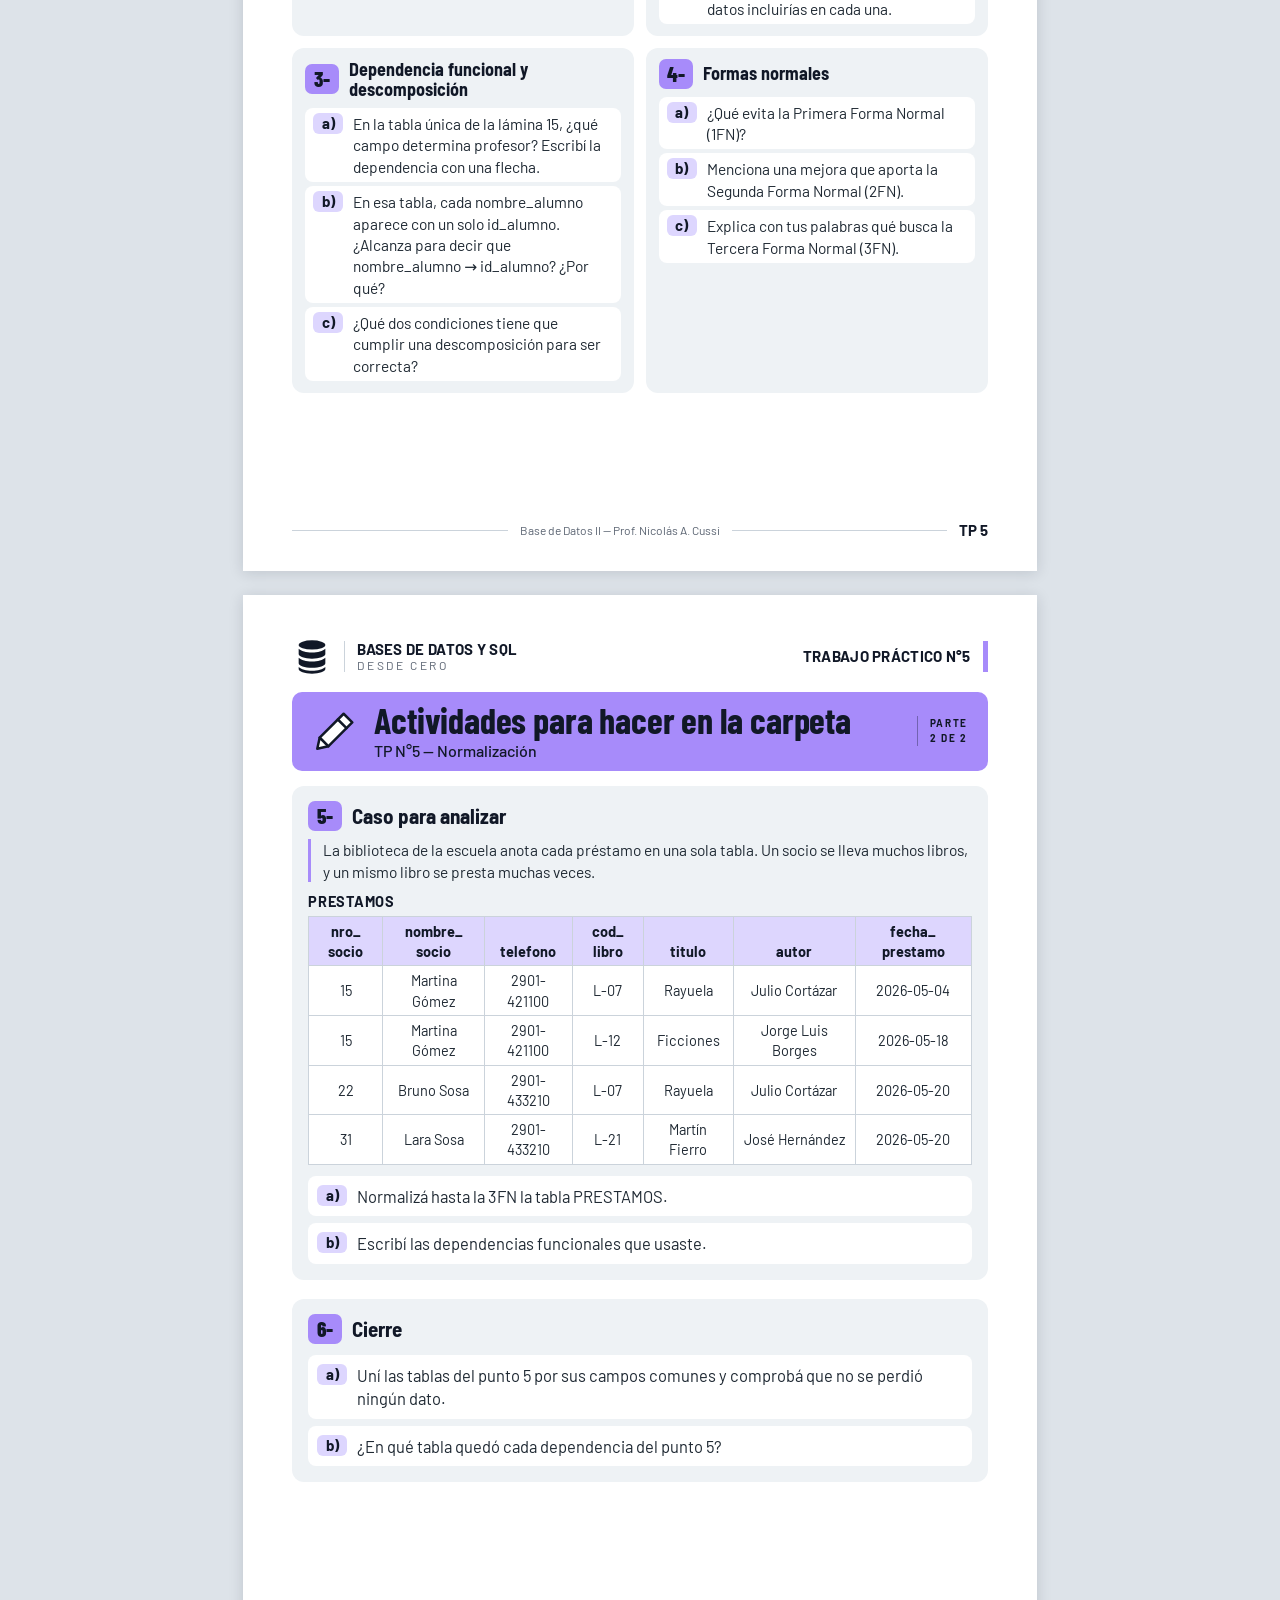
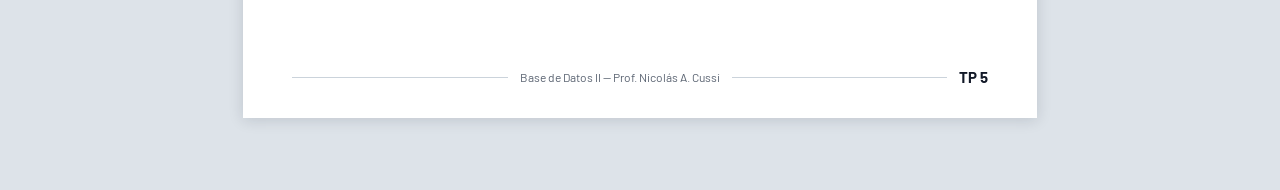
<file: unidades/tp05.html>
<!DOCTYPE html>
<html lang="es-AR">
<head>
  <meta charset="utf-8">
  <meta name="viewport" content="width=device-width, initial-scale=1">
  <title>TP N°5 — Normalización · Base de Datos II</title>
  <meta name="description" content="TP N°5 de Base de Datos II: la redundancia de datos, la normalización, la dependencia funcional, la descomposición de un esquema y la Primera, Segunda y Tercera Forma Normal. Prof. Nicolás A. Cussi.">
  <meta name="theme-color" content="#A78BFA">
  <!-- Vista previa del enlace (WhatsApp, Classroom, etc.) -->
  <meta property="og:type" content="website">
  <meta property="og:locale" content="es_AR">
  <meta property="og:site_name" content="Base de Datos II · Cuadernillo Digital">
  <meta property="og:title" content="TP N°5 — Normalización · Base de Datos II">
  <meta property="og:description" content="6.º año · Prof. Nicolás A. Cussi">
  <meta property="og:url" content="https://prof-nkocussi.github.io/App-Web-Base-de-Datos-2/unidades/tp05.html">
  <meta property="og:image" content="https://prof-nkocussi.github.io/App-Web-Base-de-Datos-2/assets/img/miniatura.png">
  <meta property="og:image:width" content="1200">
  <meta property="og:image:height" content="630">
  <meta property="og:image:alt" content="Base de Datos II, cuadernillo digital de 6.º año">
  <meta name="twitter:card" content="summary_large_image">
  <link rel="preload" href="../assets/fonts/barlow-latin-400-normal.woff2" as="font" type="font/woff2" crossorigin>
  <link rel="preload" href="../assets/fonts/barlow-semi-condensed-latin-700-normal.woff2" as="font" type="font/woff2" crossorigin>
  <link rel="stylesheet" href="../assets/css/estilos.css">
</head>
<body data-tp="5" class="modulo-2">

<!-- ====== Íconos (SVG simples, rehechos a partir del PDF) ====== -->
<svg width="0" height="0" style="position:absolute" aria-hidden="true" focusable="false">
  <defs>
    <symbol id="i-db-solido" viewBox="0 0 48 48">
      <g style="fill:currentColor;stroke:none">
        <ellipse cx="24" cy="9.5" rx="16" ry="5.5"/>
        <path d="M8 14c2.8 2.9 9.1 4.5 16 4.5S37.2 16.9 40 14v6.5c0 3-7.2 5.5-16 5.5S8 23.5 8 20.5z"/>
        <path d="M8 25c2.8 2.9 9.1 4.5 16 4.5S37.2 27.9 40 25v6.5c0 3-7.2 5.5-16 5.5S8 34.5 8 31.5z"/>
        <path d="M8 36c2.8 2.9 9.1 4.5 16 4.5S37.2 38.9 40 36v2.5c0 3-7.2 5.5-16 5.5S8 41.5 8 38.5z"/>
      </g>
    </symbol>
    <symbol id="i-db" viewBox="0 0 48 48">
      <ellipse cx="24" cy="11" rx="15" ry="5.5" style="fill:var(--ac)"/>
      <path d="M9 11v26c0 3 6.7 5.5 15 5.5S39 40 39 37V11"/>
      <path d="M9 19.7c0 3 6.7 5.5 15 5.5s15-2.5 15-5.5M9 28.4c0 3 6.7 5.5 15 5.5s15-2.5 15-5.5"/>
    </symbol>
    <symbol id="i-db-red" viewBox="0 0 48 48">
      <ellipse cx="19" cy="10" rx="13" ry="5" style="fill:var(--ac)"/>
      <path d="M6 10v23c0 2.8 5.8 5 13 5M32 10v12"/>
      <path d="M6 17.7c0 2.8 5.8 5 13 5s13-2.2 13-5M6 25.4c0 2.8 5.8 5 12 5"/>
      <path d="M34.5 31 31.5 36M38.5 31l3 5"/>
      <circle cx="36.5" cy="27.5" r="4"/>
      <circle cx="29.5" cy="40" r="4" style="fill:var(--ac)"/>
      <circle cx="43.5" cy="40" r="4" style="fill:var(--ac)"/>
    </symbol>
    <symbol id="i-docs" viewBox="0 0 48 48">
      <path d="M18 5h15l7 7v23H18z" style="fill:var(--ac)"/>
      <path d="M8 12h16l7 7v24H8z" style="fill:#fff"/>
      <path d="M24 12v7h7"/>
      <path d="M13 26h13M13 32h13M13 38h8"/>
    </symbol>
    <symbol id="i-docs-flecha" viewBox="0 0 48 48">
      <path d="M17 5h14l6 6v11"/>
      <path d="M8 11h15l6 6v25H8z" style="fill:#fff"/>
      <path d="M13 23h11M13 29h11M13 35h6"/>
      <circle cx="35" cy="35" r="9" style="fill:var(--ac)"/>
      <path d="M35 30v9M31 35.5l4 4 4-4"/>
    </symbol>
    <symbol id="i-alerta" viewBox="0 0 48 48">
      <path d="M24 6 43.5 40.5h-39z" style="fill:var(--ac)"/>
      <path d="M24 18v11" style="stroke-width:3.4"/>
      <circle cx="24" cy="34.6" r="2.3" style="fill:currentColor;stroke:none"/>
    </symbol>
    <symbol id="i-cruz" viewBox="0 0 48 48">
      <circle cx="24" cy="24" r="19" style="fill:var(--ac);stroke:none"/>
      <path d="M17 17l14 14M31 17 17 31" style="stroke:#fff;stroke-width:4"/>
    </symbol>
    <symbol id="i-ok" viewBox="0 0 48 48">
      <circle cx="24" cy="24" r="19" style="fill:var(--ac);stroke:none"/>
      <path d="M15.5 24.5l6 6 11-12" style="stroke:#fff;stroke-width:4"/>
    </symbol>
    <symbol id="i-aviso" viewBox="0 0 48 48">
      <circle cx="24" cy="24" r="19" style="fill:var(--ac);stroke:none"/>
      <path d="M24 14v12" style="stroke:#fff;stroke-width:4.5"/>
      <circle cx="24" cy="33.5" r="2.8" style="fill:#fff;stroke:none"/>
    </symbol>
    <symbol id="i-check" viewBox="0 0 48 48">
      <circle cx="24" cy="24" r="17" style="fill:var(--ac)"/>
      <path d="M16 24.5l5.5 5.5 11-11.5" style="stroke-width:3.4"/>
    </symbol>
    <symbol id="i-engranaje" viewBox="0 0 48 48">
      <path d="M38.3 19.6 42.6 20.2 42.6 27.8 38.3 28.4 37.3 31 39.8 34.5 34.5 39.8 31 37.3 28.4 38.3 27.8 42.6 20.2 42.6 19.6 38.3 17 37.3 13.5 39.8 8.2 34.5 10.7 31 9.7 28.4 5.4 27.8 5.4 20.2 9.7 19.6 10.7 17 8.2 13.5 13.5 8.2 17 10.7 19.6 9.7 20.2 5.4 27.8 5.4 28.4 9.7 31 10.7 34.5 8.2 39.8 13.5 37.3 17Z"/>
      <circle cx="24" cy="24" r="6.5" style="fill:var(--ac)"/>
      <circle cx="24" cy="24" r="2.2" style="fill:#fff;stroke:none"/>
    </symbol>
    <symbol id="i-jerarquia" viewBox="0 0 48 48">
      <path d="M24 14v10M12 33v-9h24v9"/>
      <circle cx="24" cy="9" r="5" style="fill:var(--ac)"/>
      <circle cx="12" cy="38" r="5" style="fill:var(--ac)"/>
      <circle cx="36" cy="38" r="5" style="fill:var(--ac)"/>
    </symbol>
    <symbol id="i-dependencia" viewBox="0 0 48 48">
      <rect x="3" y="14" width="15" height="20" rx="3" style="fill:var(--ac)"/>
      <rect x="30" y="14" width="15" height="20" rx="3"/>
      <path d="M20 24h8.5M24.5 20l4 4-4 4"/>
    </symbol>
    <symbol id="i-lista" viewBox="0 0 48 48">
      <rect x="7" y="6" width="34" height="36" rx="5" style="fill:var(--ac)"/>
      <path d="M15 16h.01M15 24h.01M15 32h.01" style="stroke-width:4.6"/>
      <path d="M21 16h12M21 24h12M21 32h12"/>
    </symbol>
    <symbol id="i-llave" viewBox="0 0 48 48">
      <path d="M22 20.5h21l2.5 3.5-2.5 3.5h-3l-2 3-2-3h-2l-2 3-2-3H22z" style="fill:var(--ac)"/>
      <circle cx="14" cy="24" r="10" style="fill:var(--ac)"/>
      <circle cx="11.5" cy="24" r="3" style="fill:#fff"/>
    </symbol>
    <symbol id="i-cuadros" viewBox="0 0 48 48">
      <path d="M24 16v8M11 32v-8h26v8"/>
      <rect x="18" y="5" width="12" height="11" rx="2" style="fill:var(--ac)"/>
      <rect x="5" y="32" width="12" height="11" rx="2"/>
      <rect x="31" y="32" width="12" height="11" rx="2"/>
    </symbol>
    <symbol id="i-lapiz" viewBox="0 0 48 48">
      <path d="M33 6l9 9-25 25-9-9z" style="fill:var(--ac)"/>
      <path d="M8 31 5.5 42.5 17 40z" style="fill:#fff"/>
      <path d="M27 12l9 9"/>
    </symbol>
    <symbol id="i-foco" viewBox="0 0 48 48">
      <path d="M24 2.5v4M10 8.5l2.8 2.8M38 8.5l-2.8 2.8M4 22h4M40 22h4"/>
      <path d="M24 12a10 10 0 0 0-6.2 17.8c1.4 1.2 2.2 2.6 2.2 4.2v1h8v-1c0-1.6.8-3 2.2-4.2A10 10 0 0 0 24 12z" style="fill:var(--ac)"/>
      <path d="M20 39h8M21.5 43h5"/>
    </symbol>
    <symbol id="i-descarga" viewBox="0 0 24 24">
      <path d="M12 3v12M7 10l5 5 5-5M5 20h14"/>
    </symbol>
    <symbol id="i-atras" viewBox="0 0 24 24">
      <path d="M20 12H5M11 6l-6 6 6 6"/>
    </symbol>
  </defs>
</svg>

<a class="saltar" href="#contenido">Saltar al contenido</a>

<header class="barra">
  <div class="barra__fila">
    <a class="boton barra__volver" href="../indice.html"><svg aria-hidden="true" focusable="false"><use href="#i-atras"/></svg><span>Índice</span></a>
    <span class="barra__titulo">TP N°5 — Normalización</span>
    <button class="boton" type="button" data-imprimir aria-label="Guardar en PDF">
      <svg aria-hidden="true" focusable="false"><use href="#i-descarga"/></svg><span><span class="boton__largo">Guardar </span>PDF</span>
    </button>
  </div>
  <nav class="partes" aria-label="Partes del TP N°5">
    <a href="#pag-14">14 · Redundancia</a>
    <a href="#pag-15">15 · Normalización</a>
    <a href="#pag-16">16 · Dependencia funcional</a>
    <a href="#pag-17">17 · Formas normales</a>
    <a href="#profundizar">Para profundizar</a>
    <a href="#actividades">Actividades</a>
  </nav>
</header>

<main id="contenido" class="laminas">
  <h1 class="sr-only">TP N°5 — Normalización</h1>

  <!-- =================== LÁMINA 14 (PDF pág. 19) =================== -->
  <article class="lamina lamina--densa lamina--compacta lamina--justa" id="pag-14" aria-labelledby="t14">
    <div class="cab" aria-hidden="true">
      <svg class="cab__logo"><use href="#i-db-solido"/></svg>
      <div class="cab__marca"><b>BASES DE DATOS Y SQL</b><span>DESDE CERO</span></div>
      <div class="cab__lema">TRABAJO PRÁCTICO <span class="cab__lema-n">N°5</span></div>
      <span class="cab__raya"></span>
    </div>

    <div class="tit">
      <h2 class="tit__h" id="t14"><span class="tit__num">14.</span> ¿Qué es la redundancia de datos?</h2>
      <p class="tit__sub">Cuando la información se repite de más</p>
    </div>

    <div class="intro">
      <svg class="ico ico--xl" aria-hidden="true" focusable="false"><use href="#i-db"/></svg>
      <p>La <strong>redundancia de datos</strong> es la repetición innecesaria de la misma información en diferentes lugares de una base de datos. Esto puede causar errores, ocupar más espacio y dificultar su mantenimiento.</p>
    </div>

    <section class="panel" aria-labelledby="p14">
      <div class="panel__cab"><h3 class="subtitulo" id="p14">Problemas que causa</h3></div>
      <ul class="ambitos ambitos--5 problemas">
        <li class="tarjeta"><svg class="ico ico--l" aria-hidden="true" focusable="false"><use href="#i-docs"/></svg><h4 class="tarjeta__tit">Más trabajo repetido</h4><p>Hay que escribir la misma información varias veces.</p></li>
        <li class="tarjeta"><svg class="ico ico--l" aria-hidden="true" focusable="false"><use href="#i-alerta"/></svg><h4 class="tarjeta__tit">Más errores</h4><p>Si se cambia un dato en un lugar y se olvida en otro, aparecen errores.</p></li>
        <li class="tarjeta"><svg class="ico ico--l" aria-hidden="true" focusable="false"><use href="#i-cruz"/></svg><h4 class="tarjeta__tit">Datos inconsistentes</h4><p>La misma información puede ser diferente en distintos registros.</p></li>
        <li class="tarjeta"><svg class="ico ico--l" aria-hidden="true" focusable="false"><use href="#i-engranaje"/></svg><h4 class="tarjeta__tit">Actualizaciones más difíciles</h4><p>Hay que modificar varios registros en lugar de uno solo.</p></li>
        <li class="tarjeta"><svg class="ico ico--l" aria-hidden="true" focusable="false"><use href="#i-db"/></svg><h4 class="tarjeta__tit">Se desperdicia espacio</h4><p>Se guarda la misma información varias veces.</p></li>
      </ul>
    </section>

    <div class="redundancia">
      <section class="panel" aria-labelledby="e14">
        <div class="panel__cab panel__cab--texto"><h3 class="subtitulo" id="e14">Ejemplo: datos repetidos (antes)</h3><p class="texto">Una sola tabla con información repetida de los clientes.</p></div>
        <table class="tabla-ej">
          <caption>PEDIDOS <span class="caption__nota">(con redundancia)</span></caption>
          <thead>
            <tr><th scope="col">id_<wbr>pedido</th><th scope="col">nombre_<wbr>cliente</th><th scope="col">direccion</th><th scope="col">producto</th><th scope="col">cantidad</th></tr>
          </thead>
          <tbody>
            <tr><td>1</td><td>Ana Ruiz</td><td>Av. Lima 123</td><td>Laptop</td><td>1</td></tr>
            <tr><td>2</td><td class="repite">Ana Ruiz</td><td class="repite">Av. Lima 123</td><td>Mouse</td><td>2</td></tr>
            <tr><td>3</td><td>Carlos Díaz</td><td>Calle Sol 456</td><td>Teclado</td><td>1</td></tr>
            <tr><td>4</td><td class="repite">Carlos Díaz</td><td class="repite">Calle Sol 456</td><td>Monitor</td><td>1</td></tr>
            <tr><td>5</td><td class="repite">Ana Ruiz</td><td class="repite">Av. Lima 123</td><td>Monitor</td><td>1</td></tr>
          </tbody>
        </table>
        <div class="aviso grupo--naranja">
          <svg class="ico" aria-hidden="true" focusable="false"><use href="#i-aviso"/></svg>
          <p>El <strong>nombre</strong> y la <strong>dirección</strong> de cada cliente se repiten en varios pedidos.</p>
        </div>
      </section>

      <span class="flecha" aria-hidden="true"></span>

      <section class="panel" aria-labelledby="d14">
        <div class="panel__cab panel__cab--texto"><h3 class="subtitulo" id="d14">Después: datos organizados</h3><p class="texto">Se separa la información en tablas relacionadas.</p></div>
        <div class="tabla-nota">
          <table class="tabla-ej">
            <caption>CLIENTES</caption>
            <thead>
              <tr><th scope="col">id_<wbr>cliente</th><th scope="col">nombre</th><th scope="col">direccion</th></tr>
            </thead>
            <tbody>
              <tr><td>1</td><td>Ana Ruiz</td><td>Av. Lima 123</td></tr>
              <tr><td>2</td><td>Carlos Díaz</td><td>Calle Sol 456</td></tr>
            </tbody>
          </table>
          <p class="tabla-nota__txt">Cada cliente se guarda <strong>una sola vez</strong> en la tabla de clientes.</p>
        </div>
        <div class="tabla-nota">
          <table class="tabla-ej">
            <caption>PEDIDOS</caption>
            <thead>
              <tr><th scope="col">id_<wbr>pedido</th><th scope="col">id_<wbr>cliente</th><th scope="col">producto</th><th scope="col">cantidad</th></tr>
            </thead>
            <tbody>
              <tr><td>1</td><td>1</td><td>Laptop</td><td>1</td></tr>
              <tr><td>2</td><td>1</td><td>Mouse</td><td>2</td></tr>
              <tr><td>3</td><td>2</td><td>Teclado</td><td>1</td></tr>
              <tr><td>4</td><td>2</td><td>Monitor</td><td>1</td></tr>
              <tr><td>5</td><td>1</td><td>Monitor</td><td>1</td></tr>
            </tbody>
          </table>
          <p class="tabla-nota__txt">En la tabla de pedidos solo se guarda el <strong>id_cliente</strong>, evitando la repetición de datos.</p>
        </div>
      </section>
    </div>

    <aside class="idea" aria-label="Idea clave">
      <span class="idea__ico"><svg class="ico" aria-hidden="true" focusable="false"><use href="#i-foco"/></svg></span>
      <p><strong>Idea clave:</strong> Repetir datos en exceso genera desorden, ocupa más espacio y aumenta el riesgo de inconsistencias en la base de datos.</p>
    </aside>

    <footer class="pie">
      <span class="pie__linea"></span>
      <span>Base de Datos II — Prof. Nicolás A. Cussi</span>
      <span class="pie__linea"></span>
      <span class="pie__num" aria-label="Página 14">14</span>
    </footer>
  </article>

  <!-- =================== LÁMINA 15 (PDF pág. 20) =================== -->
  <article class="lamina lamina--densa lamina--compacta lamina--justa" id="pag-15" aria-labelledby="t15">
    <div class="cab" aria-hidden="true">
      <svg class="cab__logo"><use href="#i-db-solido"/></svg>
      <div class="cab__marca"><b>BASES DE DATOS Y SQL</b><span>DESDE CERO</span></div>
      <div class="cab__lema">TRABAJO PRÁCTICO <span class="cab__lema-n">N°5</span></div>
      <span class="cab__raya"></span>
    </div>

    <div class="tit">
      <h2 class="tit__h" id="t15"><span class="tit__num">15.</span> Normalización: concepto general</h2>
      <p class="tit__sub">Organizar los datos para evitar errores</p>
    </div>

    <div class="intro">
      <svg class="ico ico--xl" aria-hidden="true" focusable="false"><use href="#i-db-red"/></svg>
      <p>La <strong>normalización</strong> es el proceso de organizar los datos en tablas relacionadas para reducir la redundancia y mejorar la consistencia de la información. Su objetivo es que cada dato se almacene una sola vez y en el lugar adecuado.</p>
    </div>

    <section class="panel" aria-labelledby="c15">
      <div class="panel__cab"><h3 class="subtitulo" id="c15">¿Cómo funciona?</h3></div>
      <ol class="secuencia pasos-norm">
        <li class="paso">
          <h4><span class="paso__n">1</span>Información mezclada</h4>
          <p>Todos los datos en una sola tabla. Se repiten valores y pueden aparecer errores.</p>
          <svg class="ilus" viewBox="0 0 150 64" aria-hidden="true" focusable="false">
            <path class="ilus__cab" d="M21 20v-9a3 3 0 0 1 3-3h102a3 3 0 0 1 3 3v9z"/>
            <rect class="ilus__marco" x="21" y="8" width="108" height="50" rx="3"/>
            <path class="ilus__lineas" d="M21 20h108M21 33h108M21 46h108M51 20v38M81 20v38M105 20v38"/>
          </svg>
        </li>
        <li class="paso">
          <h4><span class="paso__n">2</span>Separación en tablas</h4>
          <p>Se organizan los datos en tablas por temas (por ejemplo, alumnos, cursos, inscripciones).</p>
          <svg class="ilus" viewBox="0 0 150 64" aria-hidden="true" focusable="false">
            <path class="ilus__cab" d="M6 24v-8a3 3 0 0 1 3-3h32a3 3 0 0 1 3 3v8zM56 24v-8a3 3 0 0 1 3-3h32a3 3 0 0 1 3 3v8zM106 24v-8a3 3 0 0 1 3-3h32a3 3 0 0 1 3 3v8z"/>
            <rect class="ilus__marco" x="6" y="13" width="38" height="40" rx="3"/>
            <rect class="ilus__marco" x="56" y="13" width="38" height="40" rx="3"/>
            <rect class="ilus__marco" x="106" y="13" width="38" height="40" rx="3"/>
            <path class="ilus__lineas" d="M6 24h38M6 34h38M6 44h38M19 24v29M31 24v29M56 24h38M56 34h38M56 44h38M69 24v29M81 24v29M106 24h38M106 34h38M106 44h38M119 24v29M131 24v29"/>
          </svg>
        </li>
        <li class="paso">
          <h4><span class="paso__n">3</span>Relaciones entre tablas</h4>
          <p>Las tablas se conectan mediante claves (por ejemplo, el id de alumno en inscripciones).</p>
          <svg class="ilus" viewBox="0 0 150 64" aria-hidden="true" focusable="false">
            <path class="ilus__union" d="M36 37h23M91 37h23"/>
            <path class="ilus__cab" d="M4 26v-8a3 3 0 0 1 3-3h26a3 3 0 0 1 3 3v8zM59 26v-8a3 3 0 0 1 3-3h26a3 3 0 0 1 3 3v8zM114 26v-8a3 3 0 0 1 3-3h26a3 3 0 0 1 3 3v8z"/>
            <rect class="ilus__marco" x="4" y="15" width="32" height="42" rx="3"/>
            <rect class="ilus__marco" x="59" y="15" width="32" height="42" rx="3"/>
            <rect class="ilus__marco" x="114" y="15" width="32" height="42" rx="3"/>
            <path class="ilus__lineas" d="M4 26h32M4 36.5h32M4 47h32M15 26v31M25 26v31M59 26h32M59 36.5h32M59 47h32M70 26v31M80 26v31M114 26h32M114 36.5h32M114 47h32M125 26v31M135 26v31"/>
            <circle class="ilus__nodo" cx="39.5" cy="37" r="2.6"/>
            <circle class="ilus__nodo" cx="55.5" cy="37" r="2.6"/>
            <circle class="ilus__nodo" cx="94.5" cy="37" r="2.6"/>
            <circle class="ilus__nodo" cx="110.5" cy="37" r="2.6"/>
          </svg>
        </li>
      </ol>
    </section>

    <section class="panel" aria-labelledby="s15">
      <div class="panel__cab"><h3 class="subtitulo" id="s15">¿Para qué sirve?</h3></div>
      <ul class="ambitos ambitos--4 ambitos--fila sirve">
        <li class="tarjeta"><svg class="ico ico--l" aria-hidden="true" focusable="false"><use href="#i-docs-flecha"/></svg><h4 class="tarjeta__tit">Reduce la repetición</h4><p>Evita almacenar el mismo dato varias veces.</p></li>
        <li class="tarjeta"><svg class="ico ico--l" aria-hidden="true" focusable="false"><use href="#i-alerta"/></svg><h4 class="tarjeta__tit">Evita anomalías</h4><p>Disminuye errores al insertar, modificar o eliminar datos.</p></li>
        <li class="tarjeta"><svg class="ico ico--l" aria-hidden="true" focusable="false"><use href="#i-engranaje"/></svg><h4 class="tarjeta__tit">Facilita las actualizaciones</h4><p>Si un dato cambia, se modifica solo en un lugar.</p></li>
        <li class="tarjeta"><svg class="ico ico--l" aria-hidden="true" focusable="false"><use href="#i-jerarquia"/></svg><h4 class="tarjeta__tit">Mejora la organización</h4><p>La información queda más clara y estructurada.</p></li>
      </ul>
    </section>

    <section class="panel" aria-labelledby="v15">
      <div class="panel__cab"><h3 class="subtitulo" id="v15">Ejemplo visual: sistema de una escuela</h3></div>
      <ul class="comparar comparar--ej normalizar">
        <li class="grupo grupo--naranja">
          <div>
            <h4>Antes de normalizar</h4>
            <table class="tabla-ej">
              <caption>INSCRIPCIONES <span class="caption__nota">(tabla única)</span></caption>
              <thead>
                <tr><th scope="col">id_<wbr>alumno</th><th scope="col">nombre_<wbr>alumno</th><th scope="col">curso</th><th scope="col">profesor</th></tr>
              </thead>
              <tbody>
                <tr><td>1</td><td>Ana García</td><td>Matemáticas</td><td>López</td></tr>
                <tr><td>1</td><td>Ana García</td><td>Historia</td><td>Pérez</td></tr>
                <tr><td>2</td><td>Carlos Ruiz</td><td>Matemáticas</td><td>López</td></tr>
                <tr><td>3</td><td>Laura Díaz</td><td>Inglés</td><td>Torres</td></tr>
                <tr><td>3</td><td>Laura Díaz</td><td>Historia</td><td>Pérez</td></tr>
              </tbody>
            </table>
            <p class="veredicto veredicto--ico"><svg class="ico" aria-hidden="true" focusable="false"><use href="#i-cruz"/></svg><span>Se repiten los datos de alumnos, cursos y profesores.</span></p>
          </div>
        </li>
        <li class="grupo grupo--ok">
          <div>
            <h4>Después de normalizar</h4>
            <div class="tablas-fila tablas-norm">
              <table class="tabla-ej">
                <caption>ALUMNOS</caption>
                <thead>
                  <tr><th scope="col">id_<wbr>alumno</th><th scope="col">nombre</th></tr>
                </thead>
                <tbody>
                  <tr><td>1</td><td>Ana García</td></tr>
                  <tr><td>2</td><td>Carlos Ruiz</td></tr>
                  <tr><td>3</td><td>Laura Díaz</td></tr>
                </tbody>
              </table>
              <table class="tabla-ej">
                <caption>CURSOS</caption>
                <thead>
                  <tr><th scope="col">id_<wbr>curso</th><th scope="col">nombre</th><th scope="col">profesor</th></tr>
                </thead>
                <tbody>
                  <tr><td>10</td><td>Matemáticas</td><td>López</td></tr>
                  <tr><td>11</td><td>Historia</td><td>Pérez</td></tr>
                  <tr><td>12</td><td>Inglés</td><td>Torres</td></tr>
                </tbody>
              </table>
              <table class="tabla-ej">
                <caption>INSCRIPCIONES</caption>
                <thead>
                  <tr><th scope="col">id_<wbr>alumno</th><th scope="col">id_<wbr>curso</th></tr>
                </thead>
                <tbody>
                  <tr><td>1</td><td>10</td></tr>
                  <tr><td>1</td><td>11</td></tr>
                  <tr><td>2</td><td>10</td></tr>
                  <tr><td>3</td><td>12</td></tr>
                  <tr><td>3</td><td>11</td></tr>
                </tbody>
              </table>
            </div>
            <p class="veredicto veredicto--ico"><svg class="ico" aria-hidden="true" focusable="false"><use href="#i-ok"/></svg><span>Cada dato se almacena una sola vez y las tablas se relacionan mediante claves.</span></p>
          </div>
        </li>
      </ul>
    </section>

    <aside class="idea" aria-label="Idea clave">
      <span class="idea__ico"><svg class="ico" aria-hidden="true" focusable="false"><use href="#i-foco"/></svg></span>
      <p><strong>Idea clave:</strong> La normalización organiza los datos en tablas relacionadas para reducir la redundancia, evitar errores y mantener la información consistente.</p>
    </aside>

    <footer class="pie">
      <span class="pie__linea"></span>
      <span>Base de Datos II — Prof. Nicolás A. Cussi</span>
      <span class="pie__linea"></span>
      <span class="pie__num" aria-label="Página 15">15</span>
    </footer>
  </article>

  <!-- =================== LÁMINA 16 (contenido nuevo, no está en el PDF) =================== -->
  <article class="lamina lamina--densa lamina--compacta lamina--justa" id="pag-16" aria-labelledby="t16" data-origen="nuevo">
    <div class="cab" aria-hidden="true">
      <svg class="cab__logo"><use href="#i-db-solido"/></svg>
      <div class="cab__marca"><b>BASES DE DATOS Y SQL</b><span>DESDE CERO</span></div>
      <div class="cab__lema">TRABAJO PRÁCTICO <span class="cab__lema-n">N°5</span></div>
      <span class="cab__raya"></span>
    </div>

    <div class="tit">
      <h2 class="tit__h tit__h--largo" id="t16"><span class="tit__num">16.</span> Dependencia funcional y descomposición</h2>
      <p class="tit__sub">Qué depende de qué, y cómo se parte una tabla</p>
    </div>

    <div class="intro">
      <svg class="ico ico--xl" aria-hidden="true" focusable="false"><use href="#i-dependencia"/></svg>
      <p>Hay una <strong>dependencia funcional</strong> A → B cuando, si se conoce A, se conoce un único valor de B. Se lee “A determina B”.</p>
    </div>

    <section class="panel" aria-labelledby="e16">
      <div class="panel__cab"><h3 class="subtitulo" id="e16">Ejemplos</h3></div>
      <ul class="dfs">
        <li><span class="df">dni → nombre</span><p>Cada DNI es de una sola persona, con un solo nombre.</p></li>
        <li><span class="df">id_curso → profesor</span><p>Cada curso tiene un solo profesor (lámina 15).</p></li>
        <li><span class="df">(id_alumno, id_curso) → nota</span><p>La nota depende de los dos juntos: Ana tiene una nota en cada curso.</p></li>
      </ul>
      <ul class="comun comun--2 tipos-df">
        <li><p><strong>Dependencia parcial</strong> Un campo depende de una parte de la clave, no de toda. Se corrige con la 2FN (lámina 17).</p></li>
        <li><p><strong>Dependencia transitiva</strong> A → B y B → C: C depende de A a través de B. Se corrige con la 3FN (lámina 17).</p></li>
      </ul>
    </section>

    <div class="nota nota--importante nota--fila">
      <h3><svg class="ico tit-ico" aria-hidden="true" focusable="false"><use href="#i-alerta"/></svg>Importante</h3>
      <p>Las dependencias se deciden por el significado de los datos, no por las filas de ejemplo. Que en una tabla no haya dos alumnos con el mismo nombre no quiere decir que nombre → dni: mañana puede inscribirse otra Ana.</p>
    </div>

    <section class="panel" aria-labelledby="d16">
      <div class="panel__cab"><h3 class="subtitulo" id="d16">Descomposición de un esquema</h3></div>
      <p class="texto"><strong>Descomponer</strong> un esquema es partir una tabla en dos o más. El esquema es el nombre de la tabla con sus campos, y la clave va subrayada: CURSOS (<u>id_curso</u>, nombre, profesor). La descomposición es correcta si:</p>
      <ol class="instrucciones condiciones">
        <li><span><strong>No pierde información:</strong> al unir las tablas por el campo común vuelven los datos originales.</span></li>
        <li><span><strong>Conserva las dependencias:</strong> cada una queda entera dentro de una tabla.</span></li>
      </ol>
      <p class="texto particion__ej"><strong>Ejemplo:</strong> la tabla única de la lámina 15, partida en tres.</p>
      <ul class="comparar comparar--ej particion">
        <li class="grupo grupo--naranja">
          <div>
            <h4><svg class="ico tit-ico" aria-hidden="true" focusable="false"><use href="#i-cruz"/></svg>Con pérdida</h4>
            <ul class="esquemas" aria-label="Tablas de la descomposición con pérdida">
              <li>ALUMNOS (<u>id_alumno</u>, nombre)</li>
              <li>CURSOS (<u>id_curso</u>, nombre)</li>
              <li>INSCRIPCIONES (<u>id_alumno</u>, <u>id_curso</u>)</li>
            </ul>
            <p class="veredicto">profesor no quedó en ninguna tabla: ya no se sabe quién da cada curso.</p>
          </div>
        </li>
        <li class="grupo grupo--ok">
          <div>
            <h4><svg class="ico tit-ico" aria-hidden="true" focusable="false"><use href="#i-ok"/></svg>Sin pérdida</h4>
            <ul class="esquemas" aria-label="Tablas de la descomposición sin pérdida">
              <li>ALUMNOS (<u>id_alumno</u>, nombre)</li>
              <li>CURSOS (<u>id_curso</u>, nombre, <strong>profesor</strong>)</li>
              <li>INSCRIPCIONES (<u>id_alumno</u>, <u>id_curso</u>)</li>
            </ul>
            <p class="veredicto">Al unirlas vuelven las cinco filas, con su profesor, e id_curso → profesor queda en CURSOS.</p>
          </div>
        </li>
      </ul>
    </section>

    <aside class="idea" aria-label="Idea clave">
      <span class="idea__ico"><svg class="ico" aria-hidden="true" focusable="false"><use href="#i-foco"/></svg></span>
      <p><strong>Idea clave:</strong> Las dependencias dicen qué campo va con qué clave; una buena descomposición no pierde datos ni dependencias.</p>
    </aside>

    <footer class="pie">
      <span class="pie__linea"></span>
      <span>Base de Datos II — Prof. Nicolás A. Cussi</span>
      <span class="pie__linea"></span>
      <span class="pie__num" aria-label="Página 16">16</span>
    </footer>
  </article>

  <!-- =================== LÁMINA 17 (PDF pág. 21) =================== -->
  <article class="lamina lamina--densa lamina--compacta lamina--justa" id="pag-17" aria-labelledby="t17">
    <div class="cab" aria-hidden="true">
      <svg class="cab__logo"><use href="#i-db-solido"/></svg>
      <div class="cab__marca"><b>BASES DE DATOS Y SQL</b><span>DESDE CERO</span></div>
      <div class="cab__lema">TRABAJO PRÁCTICO <span class="cab__lema-n">N°5</span></div>
      <span class="cab__raya"></span>
    </div>

    <div class="tit">
      <h2 class="tit__h tit__h--largo" id="t17"><span class="tit__num">17.</span> Primera, Segunda y Tercera Forma Normal</h2>
      <p class="tit__sub">Versión visual y fácil de entender</p>
    </div>

    <div class="intro">
      <svg class="ico ico--xl" aria-hidden="true" focusable="false"><use href="#i-db"/></svg>
      <p>La <strong>normalización</strong> organiza los datos en tablas para evitar repeticiones, minimizar errores y hacer la base de datos más clara y fácil de mantener. Se hace en pasos: Primera Forma Normal (1FN), Segunda Forma Normal (2FN) y Tercera Forma Normal (3FN).</p>
    </div>

    <div class="formas">
      <section class="forma" aria-labelledby="f1">
        <h3 class="forma__cab" id="f1"><span class="forma__fn">1FN</span><span class="forma__tit">Un valor por celda</span></h3>
        <p class="forma__txt">No puede haber grupos repetidos de valores. Cada celda debe tener un único valor.</p>
        <div class="forma__evita">
          <svg class="ico" aria-hidden="true" focusable="false"><use href="#i-lista"/></svg>
          <p>Evita listas de valores en una misma celda.</p>
        </div>
        <h4 class="forma__rotulo">Antes (no está en 1FN)</h4>
        <table class="tabla-ej">
          <caption>ESTUDIANTES</caption>
          <thead>
            <tr><th scope="col">id_<wbr>estudiante</th><th scope="col">cursos</th></tr>
          </thead>
          <tbody>
            <tr><td>1</td><td>Matemáticas, Historia</td></tr>
            <tr><td>2</td><td>Lengua, Ciencias</td></tr>
            <tr><td>3</td><td>Matemáticas</td></tr>
          </tbody>
        </table>
        <span class="flecha" aria-hidden="true"></span>
        <h4 class="forma__rotulo">Después (en 1FN)</h4>
        <table class="tabla-ej">
          <caption>ESTUDIANTE_CURSO</caption>
          <thead>
            <tr><th scope="col">id_<wbr>estudiante</th><th scope="col">curso</th></tr>
          </thead>
          <tbody>
            <tr><td>1</td><td>Matemáticas</td></tr>
            <tr><td>1</td><td>Historia</td></tr>
            <tr><td>2</td><td>Lengua</td></tr>
            <tr><td>2</td><td>Ciencias</td></tr>
            <tr><td>3</td><td>Matemáticas</td></tr>
          </tbody>
        </table>
      </section>

      <section class="forma" aria-labelledby="f2">
        <h3 class="forma__cab" id="f2"><span class="forma__fn">2FN</span><span class="forma__tit">Depende de toda la clave</span></h3>
        <p class="forma__txt">Todos los atributos que no son clave deben depender de la clave completa. Si la clave tiene más de un campo, ningún atributo debe depender solo de una parte.</p>
        <div class="forma__evita">
          <svg class="ico" aria-hidden="true" focusable="false"><use href="#i-llave"/></svg>
          <p>Evita dependencias parciales.</p>
        </div>
        <h4 class="forma__rotulo">Antes (no está en 2FN)</h4>
        <table class="tabla-ej">
          <caption>INSCRIPCIONES</caption>
          <thead>
            <tr><th scope="col">id_<wbr>estudiante</th><th scope="col">id_<wbr>curso</th><th scope="col">nombre_<wbr>estudiante</th></tr>
          </thead>
          <tbody>
            <tr><td>1</td><td>101</td><td>Ana</td></tr>
            <tr><td>1</td><td>102</td><td>Ana</td></tr>
            <tr><td>2</td><td>101</td><td>Carlos</td></tr>
          </tbody>
        </table>
        <p class="forma__nota">El nombre del estudiante depende solo de id_estudiante, no de toda la clave (id_estudiante + id_curso).</p>
        <span class="flecha" aria-hidden="true"></span>
        <h4 class="forma__rotulo">Después (en 2FN)</h4>
        <div class="tablas-fila tablas-fila--juntas">
          <table class="tabla-ej">
            <caption>ESTUDIANTES</caption>
            <thead>
              <tr><th scope="col">id_<wbr>estudiante</th><th scope="col">nombre</th></tr>
            </thead>
            <tbody>
              <tr><td>1</td><td>Ana</td></tr>
              <tr><td>2</td><td>Carlos</td></tr>
            </tbody>
          </table>
          <table class="tabla-ej">
            <caption>INSCRIPCIONES</caption>
            <thead>
              <tr><th scope="col">id_<wbr>estudiante</th><th scope="col">id_<wbr>curso</th></tr>
            </thead>
            <tbody>
              <tr><td>1</td><td>101</td></tr>
              <tr><td>1</td><td>102</td></tr>
              <tr><td>2</td><td>101</td></tr>
            </tbody>
          </table>
        </div>
      </section>

      <section class="forma" aria-labelledby="f3">
        <h3 class="forma__cab" id="f3"><span class="forma__fn">3FN</span><span class="forma__tit">Depende solo de la clave primaria</span></h3>
        <p class="forma__txt">Los atributos que no son clave deben depender solo de la clave primaria, no de otros atributos que no son clave.</p>
        <div class="forma__evita">
          <svg class="ico" aria-hidden="true" focusable="false"><use href="#i-cuadros"/></svg>
          <p>Evita dependencias entre atributos no clave.</p>
        </div>
        <h4 class="forma__rotulo">Antes (no está en 3FN)</h4>
        <table class="tabla-ej">
          <caption>ESTUDIANTES</caption>
          <thead>
            <tr><th scope="col">id_<wbr>estudiante</th><th scope="col">nombre</th><th scope="col">id_<wbr>carrera</th><th scope="col">nombre_<wbr>carrera</th></tr>
          </thead>
          <tbody>
            <tr><td>1</td><td>Ana</td><td>10</td><td>Ingeniería</td></tr>
            <tr><td>2</td><td>Carlos</td><td>20</td><td>Derecho</td></tr>
            <tr><td>3</td><td>Laura</td><td>10</td><td>Ingeniería</td></tr>
          </tbody>
        </table>
        <p class="forma__nota">El nombre_carrera depende de id_carrera, que no es clave primaria. Hay una dependencia entre atributos no clave.</p>
        <span class="flecha" aria-hidden="true"></span>
        <h4 class="forma__rotulo">Después (en 3FN)</h4>
        <div class="tablas-fila">
          <table class="tabla-ej">
            <caption>ESTUDIANTES</caption>
            <thead>
              <tr><th scope="col">id_<wbr>estudiante</th><th scope="col">nombre</th><th scope="col">id_<wbr>carrera</th></tr>
            </thead>
            <tbody>
              <tr><td>1</td><td>Ana</td><td>10</td></tr>
              <tr><td>2</td><td>Carlos</td><td>20</td></tr>
              <tr><td>3</td><td>Laura</td><td>10</td></tr>
            </tbody>
          </table>
          <table class="tabla-ej">
            <caption>CARRERAS</caption>
            <thead>
              <tr><th scope="col">id_<wbr>carrera</th><th scope="col">nombre_<wbr>carrera</th></tr>
            </thead>
            <tbody>
              <tr><td>10</td><td>Ingeniería</td></tr>
              <tr><td>20</td><td>Derecho</td></tr>
            </tbody>
          </table>
        </div>
      </section>
    </div>

    <section class="resumen" aria-labelledby="r17">
      <div class="resumen__cab">
        <svg class="ico" aria-hidden="true" focusable="false"><use href="#i-check"/></svg>
        <h3 id="r17">En resumen</h3>
      </div>
      <ol class="resumen__lista">
        <li><span class="paso__n" aria-hidden="true">1</span><p><strong>1FN:</strong> un valor por celda (sin grupos repetidos).</p></li>
        <li><span class="paso__n" aria-hidden="true">2</span><p><strong>2FN:</strong> todos los atributos no clave dependen de toda la clave.</p></li>
        <li><span class="paso__n" aria-hidden="true">3</span><p><strong>3FN:</strong> los atributos no clave dependen solo de la clave primaria.</p></li>
      </ol>
    </section>

    <aside class="idea" aria-label="Idea clave">
      <span class="idea__ico"><svg class="ico" aria-hidden="true" focusable="false"><use href="#i-foco"/></svg></span>
      <p><strong>Idea clave:</strong> Cada forma normal mejora el orden de los datos, reduce repeticiones y evita dependencias innecesarias.</p>
    </aside>

    <footer class="pie">
      <span class="pie__linea"></span>
      <span>Base de Datos II — Prof. Nicolás A. Cussi</span>
      <span class="pie__linea"></span>
      <span class="pie__num" aria-label="Página 17">17</span>
    </footer>
  </article>

  <!-- =================== PARA PROFUNDIZAR (contenido nuevo, no está en el PDF) =================== -->
  <article class="lamina lamina--pf" id="profundizar" aria-labelledby="tpf" data-origen="nuevo">
    <div class="cab" aria-hidden="true">
      <svg class="cab__logo"><use href="#i-db-solido"/></svg>
      <div class="cab__marca"><b>BASES DE DATOS Y SQL</b><span>DESDE CERO</span></div>
      <div class="cab__lema">TRABAJO PRÁCTICO <span class="cab__lema-n">N°5</span></div>
      <span class="cab__raya"></span>
    </div>

    <div class="tit">
      <h2 class="tit__h" id="tpf"><span class="tit__num">+</span> Para profundizar</h2>
      <p class="tit__sub">Un poco más sobre cada lámina</p>
    </div>

    <div class="pf-grid">
    <section class="pf" aria-labelledby="pf1">
      <p class="pf__etiqueta">Lámina 14</p>
      <h3 class="pf__titulo" id="pf1">Las tres anomalías</h3>
      <div class="pf__cols">
        <div class="pf__texto">
          <p>PEDIDOS (con redundancia) tiene tres <strong>anomalías</strong>:</p>
          <ul class="pf__lista">
            <li><strong>De inserción:</strong> no se carga un cliente sin pedido.</li>
            <li><strong>De modificación:</strong> si Ana Ruiz se muda, su dirección se cambia en tres filas.</li>
            <li><strong>De borrado:</strong> borrar el último pedido de un cliente borra también al cliente.</li>
          </ul>
        </div>
        <div class="pf__caja">
          <h4>Ejemplo: se cambió una sola fila</h4>
          <table class="tabla-ej">
            <caption>PEDIDOS</caption>
            <thead>
              <tr><th scope="col">id_pedido</th><th scope="col">nombre_cliente</th><th scope="col">direccion</th></tr>
            </thead>
            <tbody>
              <tr><td>1</td><td>Ana Ruiz</td><td>Av. Lima 123</td></tr>
              <tr><td>2</td><td>Ana Ruiz</td><td class="repite">Av. Mitre 50</td></tr>
              <tr><td>5</td><td>Ana Ruiz</td><td>Av. Lima 123</td></tr>
            </tbody>
          </table>
          <p>¿Dónde vive Ana? Con CLIENTES aparte, la dirección está en una sola fila.</p>
        </div>
      </div>
    </section>

    <section class="pf" aria-labelledby="pf2">
      <p class="pf__etiqueta">Lámina 15</p>
      <h3 class="pf__titulo" id="pf2">Cuándo se repite a propósito</h3>
      <div class="pf__cols">
        <div class="pf__texto">
          <p><strong>Desnormalizar</strong> es repetir un dato a propósito para que un informe salga más rápido, sin unir ni contar tablas cada vez.</p>
          <p>Se hace siempre <strong>después</strong> de normalizar, y sabiendo qué se repite: si cambia el dato original, hay que actualizar la copia.</p>
        </div>
        <div class="pf__caja">
          <h4>Ejemplo: inscriptos por curso</h4>
          <table class="tabla-ej">
            <caption>CURSOS</caption>
            <thead>
              <tr><th scope="col">id_curso</th><th scope="col">nombre</th><th scope="col">inscriptos</th></tr>
            </thead>
            <tbody>
              <tr><td>10</td><td>Matemáticas</td><td>2</td></tr>
              <tr><td>11</td><td>Historia</td><td>2</td></tr>
              <tr><td>12</td><td>Inglés</td><td>1</td></tr>
            </tbody>
          </table>
          <p>No hay que contar INSCRIPCIONES, pero cada inscripción nueva obliga a sumarle 1.</p>
        </div>
      </div>
    </section>

    <section class="pf" aria-labelledby="pf3">
      <p class="pf__etiqueta">Lámina 16</p>
      <h3 class="pf__titulo" id="pf3">Cómo encontrar las dependencias</h3>
      <div class="pf__cols">
        <div class="pf__texto">
          <p>Para cada campo hay que preguntarse: “si sé X, ¿sé un único valor de este campo?”. Si es sí para cualquier fila posible, y no solo para las del ejemplo, X → campo. Si es no, se prueba con otro campo o con dos juntos.</p>
        </div>
        <div class="pf__caja">
          <h4>Ejemplo: préstamos de una biblioteca</h4>
          <table class="tabla-comp">
            <caption class="sr-only">Tres dependencias posibles en una tabla de préstamos, y si se cumplen</caption>
            <thead>
              <tr><th scope="col">¿Se cumple?</th><th scope="col">Respuesta</th></tr>
            </thead>
            <tbody>
              <tr><th scope="row">cod_libro → titulo</th><td>Sí: cada código es un solo ejemplar</td></tr>
              <tr><th scope="row">titulo → cod_libro</th><td>No: hay dos ejemplares de Rayuela</td></tr>
              <tr><th scope="row">nro_socio → cod_libro</th><td>No: un socio se lleva muchos libros</td></tr>
            </tbody>
          </table>
          <p>El orden importa: cod_libro → titulo, no al revés.</p>
        </div>
      </div>
    </section>

    <section class="pf" aria-labelledby="pf4">
      <p class="pf__etiqueta">Lámina 17</p>
      <h3 class="pf__titulo" id="pf4">De 1FN a 3FN, paso a paso</h3>
      <div class="pf__cols">
        <div class="pf__texto">
          <p>Una tabla de la tienda; la clave va subrayada.</p>
        </div>
        <div class="pf__caja">
          <h4>Ejemplo: la tabla VENTAS</h4>
          <ol class="pasos-fn">
            <li><p><span class="pasos-fn__etq">Inicio</span> VENTAS (<u>nro_venta</u>, fecha, id_cliente, nombre_cliente, productos) <span class="pasos-fn__por">· productos es una lista: “Mouse, Teclado”.</span></p></li>
            <li><p><span class="pasos-fn__etq">1FN</span> VENTAS (<u>nro_venta</u>, <u>producto</u>, fecha, id_cliente, nombre_cliente) <span class="pasos-fn__por">· un producto por fila.</span></p></li>
            <li><p><span class="pasos-fn__etq">2FN</span> VENTAS (<u>nro_venta</u>, fecha, id_cliente, nombre_cliente) y DETALLE (<u>nro_venta</u>, <u>producto</u>) <span class="pasos-fn__por">· fecha y cliente dependían solo de nro_venta.</span></p></li>
            <li><p><span class="pasos-fn__etq">3FN</span> VENTAS (<u>nro_venta</u>, fecha, id_cliente), CLIENTES (<u>id_cliente</u>, nombre_cliente) y DETALLE (<u>nro_venta</u>, <u>producto</u>) <span class="pasos-fn__por">· nombre_cliente dependía de id_cliente.</span></p></li>
          </ol>
        </div>
        <p>Hay formas normales más exigentes (FNBC, 4FN y 5FN), pero casi siempre alcanza con la 3FN.</p>
      </div>
    </section>
    </div>

    <footer class="pie">
      <span class="pie__linea"></span>
      <span>Base de Datos II — Prof. Nicolás A. Cussi</span>
      <span class="pie__linea"></span>
      <span class="pie__num">TP 5</span>
    </footer>
  </article>

  <!-- =================== ACTIVIDADES · Parte 1 =================== -->
  <article class="lamina lamina--act" id="actividades" aria-labelledby="act-1">
    <div class="cab" aria-hidden="true">
      <svg class="cab__logo"><use href="#i-db-solido"/></svg>
      <div class="cab__marca"><b>BASES DE DATOS Y SQL</b><span>DESDE CERO</span></div>
      <div class="cab__lema">TRABAJO PRÁCTICO <span class="cab__lema-n">N°5</span></div>
      <span class="cab__raya"></span>
    </div>

    <header class="act-banda">
      <svg class="ico" aria-hidden="true" focusable="false"><use href="#i-lapiz"/></svg>
      <div>
        <h2 id="act-1">Actividades para hacer en la carpeta</h2>
        <p>TP N°5 — Normalización</p>
      </div>
      <span class="act-banda__parte">Parte<br>1 de 2</span>
    </header>

    <p class="consigna"><strong>Consigna:</strong> Respondé cada punto de forma completa, usando tus propias palabras. Podés apoyarte en las láminas y en “Para profundizar” del TP N°5.</p>

    <!-- Puntos 1 a 4: uno por lámina (1, 2 y 4, del PDF; 3, nuevo) -->
    <ol class="acts acts--2col">
      <li class="act">
        <h3 class="act__titulo"><span class="act__num">1-</span> Redundancia de datos</h3>
        <ol class="act__items">
          <li><b class="act__letra">a)</b><div>Observa la tabla de “PEDIDOS (con redundancia)” y escribe qué datos se repiten.</div></li>
          <li><b class="act__letra">b)</b><div>Menciona un problema que puede causar la redundancia de datos.</div></li>
          <li><b class="act__letra">c)</b><div>Propón una forma de reducir la redundancia en este ejemplo.</div></li>
        </ol>
      </li>
      <li class="act">
        <h3 class="act__titulo"><span class="act__num">2-</span> Normalización</h3>
        <ol class="act__items">
          <li><b class="act__letra">a)</b><div>Observa la tabla “Antes de normalizar”. ¿Qué datos se repiten? ¿Qué problemas podría causar?</div></li>
          <li><b class="act__letra">b)</b><div>Explica con tus palabras qué ventajas tiene dividir la información en varias tablas.</div></li>
          <li><b class="act__letra">c)</b><div>Piensa en una tienda (clientes, productos y ventas). ¿Qué tablas crearías? Nombra al menos tres y qué datos incluirías en cada una.</div></li>
        </ol>
      </li>
      <li class="act">
        <h3 class="act__titulo"><span class="act__num">3-</span> Dependencia funcional y descomposición</h3>
        <ol class="act__items">
          <li><b class="act__letra">a)</b><div>En la tabla única de la lámina 15, ¿qué campo determina profesor? Escribí la dependencia con una flecha.</div></li>
          <li><b class="act__letra">b)</b><div>En esa tabla, cada nombre_alumno aparece con un solo id_alumno. ¿Alcanza para decir que nombre_alumno → id_alumno? ¿Por qué?</div></li>
          <li><b class="act__letra">c)</b><div>¿Qué dos condiciones tiene que cumplir una descomposición para ser correcta?</div></li>
        </ol>
      </li>
      <li class="act">
        <h3 class="act__titulo"><span class="act__num">4-</span> Formas normales</h3>
        <ol class="act__items">
          <li><b class="act__letra">a)</b><div>¿Qué evita la Primera Forma Normal (1FN)?</div></li>
          <li><b class="act__letra">b)</b><div>Menciona una mejora que aporta la Segunda Forma Normal (2FN).</div></li>
          <li><b class="act__letra">c)</b><div>Explica con tus palabras qué busca la Tercera Forma Normal (3FN).</div></li>
        </ol>
      </li>
    </ol>

    <footer class="pie">
      <span class="pie__linea"></span>
      <span>Base de Datos II — Prof. Nicolás A. Cussi</span>
      <span class="pie__linea"></span>
      <span class="pie__num">TP 5</span>
    </footer>
  </article>

  <!-- =================== ACTIVIDADES · Parte 2 (consignas nuevas) =================== -->
  <article class="lamina lamina--act" id="actividades-2" aria-labelledby="act-2" data-origen="nuevo">
    <div class="cab" aria-hidden="true">
      <svg class="cab__logo"><use href="#i-db-solido"/></svg>
      <div class="cab__marca"><b>BASES DE DATOS Y SQL</b><span>DESDE CERO</span></div>
      <div class="cab__lema">TRABAJO PRÁCTICO <span class="cab__lema-n">N°5</span></div>
      <span class="cab__raya"></span>
    </div>

    <header class="act-banda">
      <svg class="ico" aria-hidden="true" focusable="false"><use href="#i-lapiz"/></svg>
      <div>
        <h2 id="act-2">Actividades para hacer en la carpeta</h2>
        <p>TP N°5 — Normalización</p>
      </div>
      <span class="act-banda__parte">Parte<br>2 de 2</span>
    </header>

    <ol class="acts acts--amplio" start="5">
      <li class="act">
        <h3 class="act__titulo"><span class="act__num">5-</span> Caso para analizar</h3>
        <p class="act__caso">La biblioteca de la escuela anota cada préstamo en una sola tabla. Un socio se lleva muchos libros, y un mismo libro se presta muchas veces.</p>
        <div class="act-tabla-desliza">
          <table class="act-tabla act-tabla--datos act-tabla--filas">
            <caption>PRESTAMOS</caption>
            <thead><tr><th scope="col">nro_<wbr>socio</th><th scope="col">nombre_<wbr>socio</th><th scope="col">telefono</th><th scope="col">cod_<wbr>libro</th><th scope="col">titulo</th><th scope="col">autor</th><th scope="col">fecha_<wbr>prestamo</th></tr></thead>
            <tbody>
              <tr><td>15</td><td>Martina Gómez</td><td>2901-421100</td><td>L-07</td><td>Rayuela</td><td>Julio Cortázar</td><td>2026-05-04</td></tr>
              <tr><td>15</td><td>Martina Gómez</td><td>2901-421100</td><td>L-12</td><td>Ficciones</td><td>Jorge Luis Borges</td><td>2026-05-18</td></tr>
              <tr><td>22</td><td>Bruno Sosa</td><td>2901-433210</td><td>L-07</td><td>Rayuela</td><td>Julio Cortázar</td><td>2026-05-20</td></tr>
              <tr><td>31</td><td>Lara Sosa</td><td>2901-433210</td><td>L-21</td><td>Martín Fierro</td><td>José Hernández</td><td>2026-05-20</td></tr>
            </tbody>
          </table>
        </div>
        <ol class="act__items">
          <li><b class="act__letra">a)</b><div>Normalizá hasta la 3FN la tabla PRESTAMOS.</div></li>
          <li><b class="act__letra">b)</b><div>Escribí las dependencias funcionales que usaste.</div></li>
        </ol>
      </li>
      <li class="act">
        <h3 class="act__titulo"><span class="act__num">6-</span> Cierre</h3>
        <ol class="act__items">
          <li><b class="act__letra">a)</b><div>Uní las tablas del punto 5 por sus campos comunes y comprobá que no se perdió ningún dato.</div></li>
          <li><b class="act__letra">b)</b><div>¿En qué tabla quedó cada dependencia del punto 5?</div></li>
        </ol>
      </li>
    </ol>

    <footer class="pie">
      <span class="pie__linea"></span>
      <span>Base de Datos II — Prof. Nicolás A. Cussi</span>
      <span class="pie__linea"></span>
      <span class="pie__num">TP 5</span>
    </footer>
  </article>
</main>

<script src="../assets/js/actividades.js"></script>
</body>
</html>
</file>
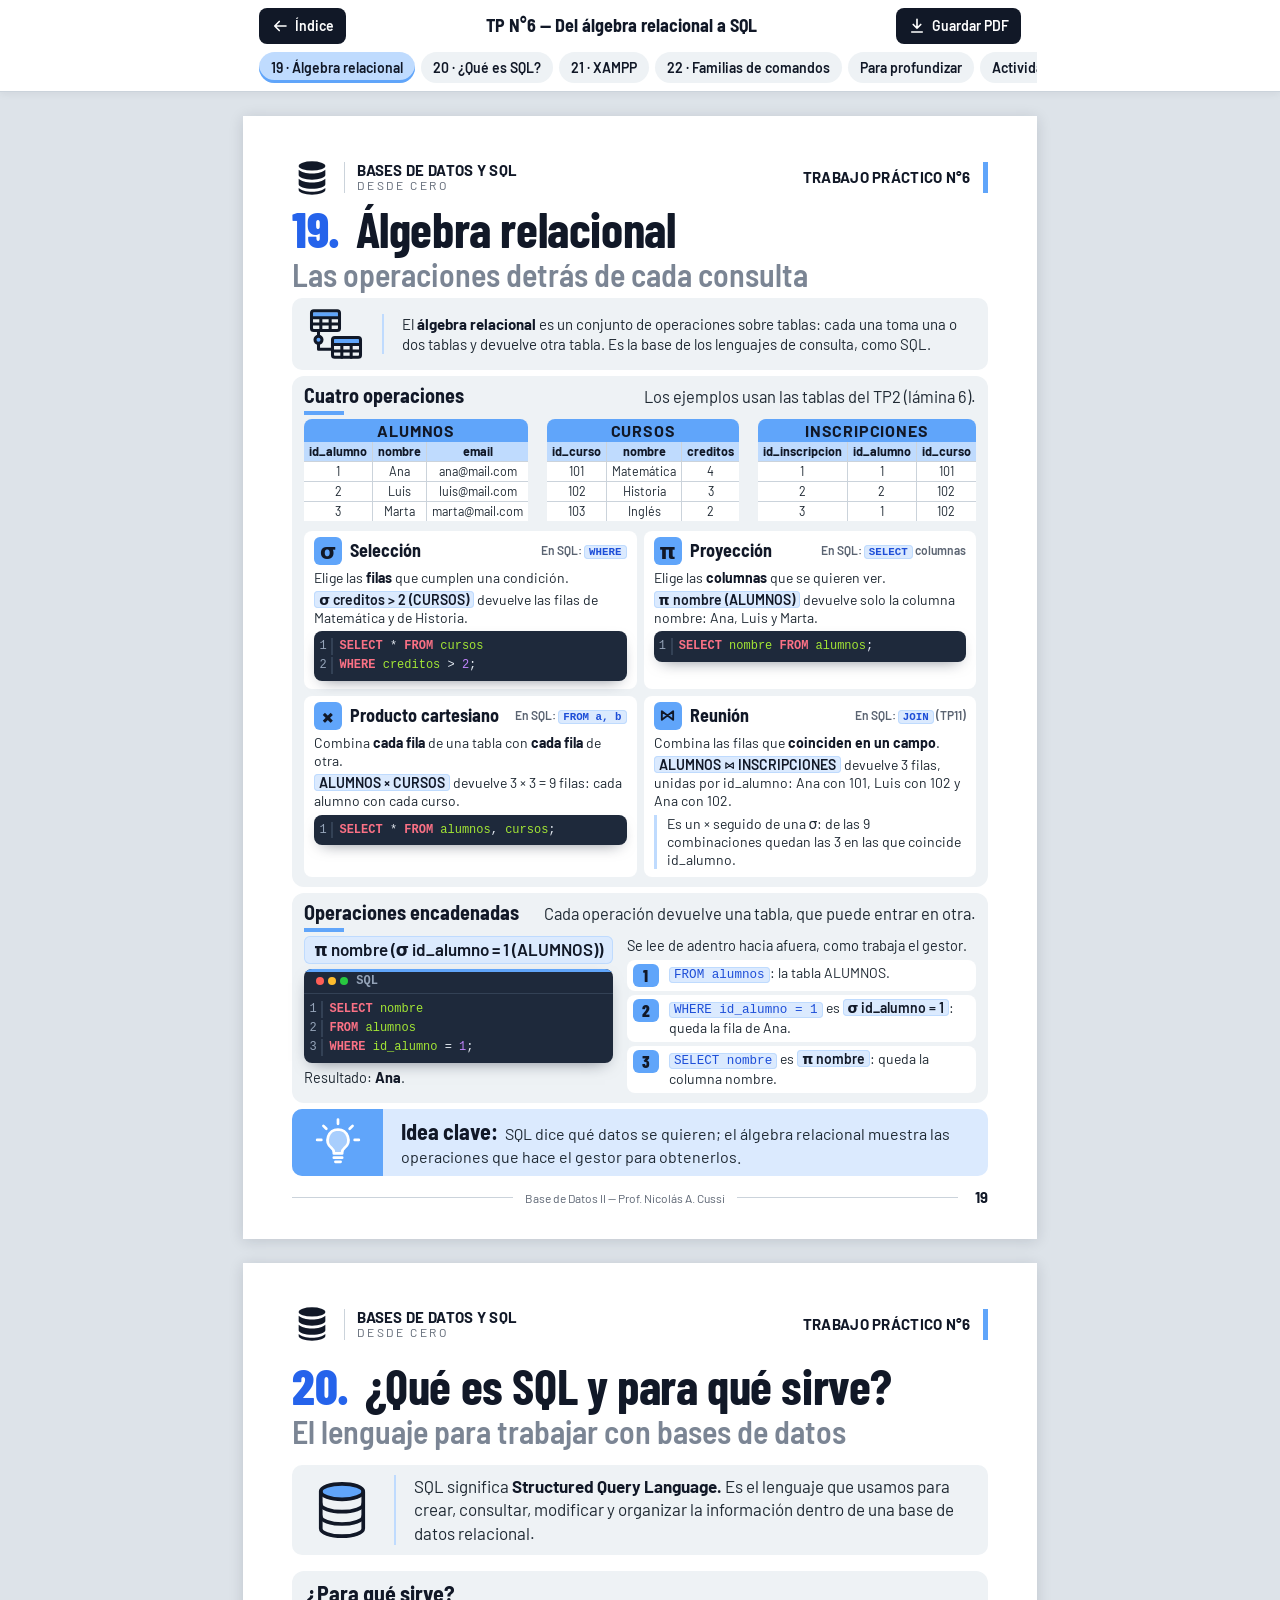
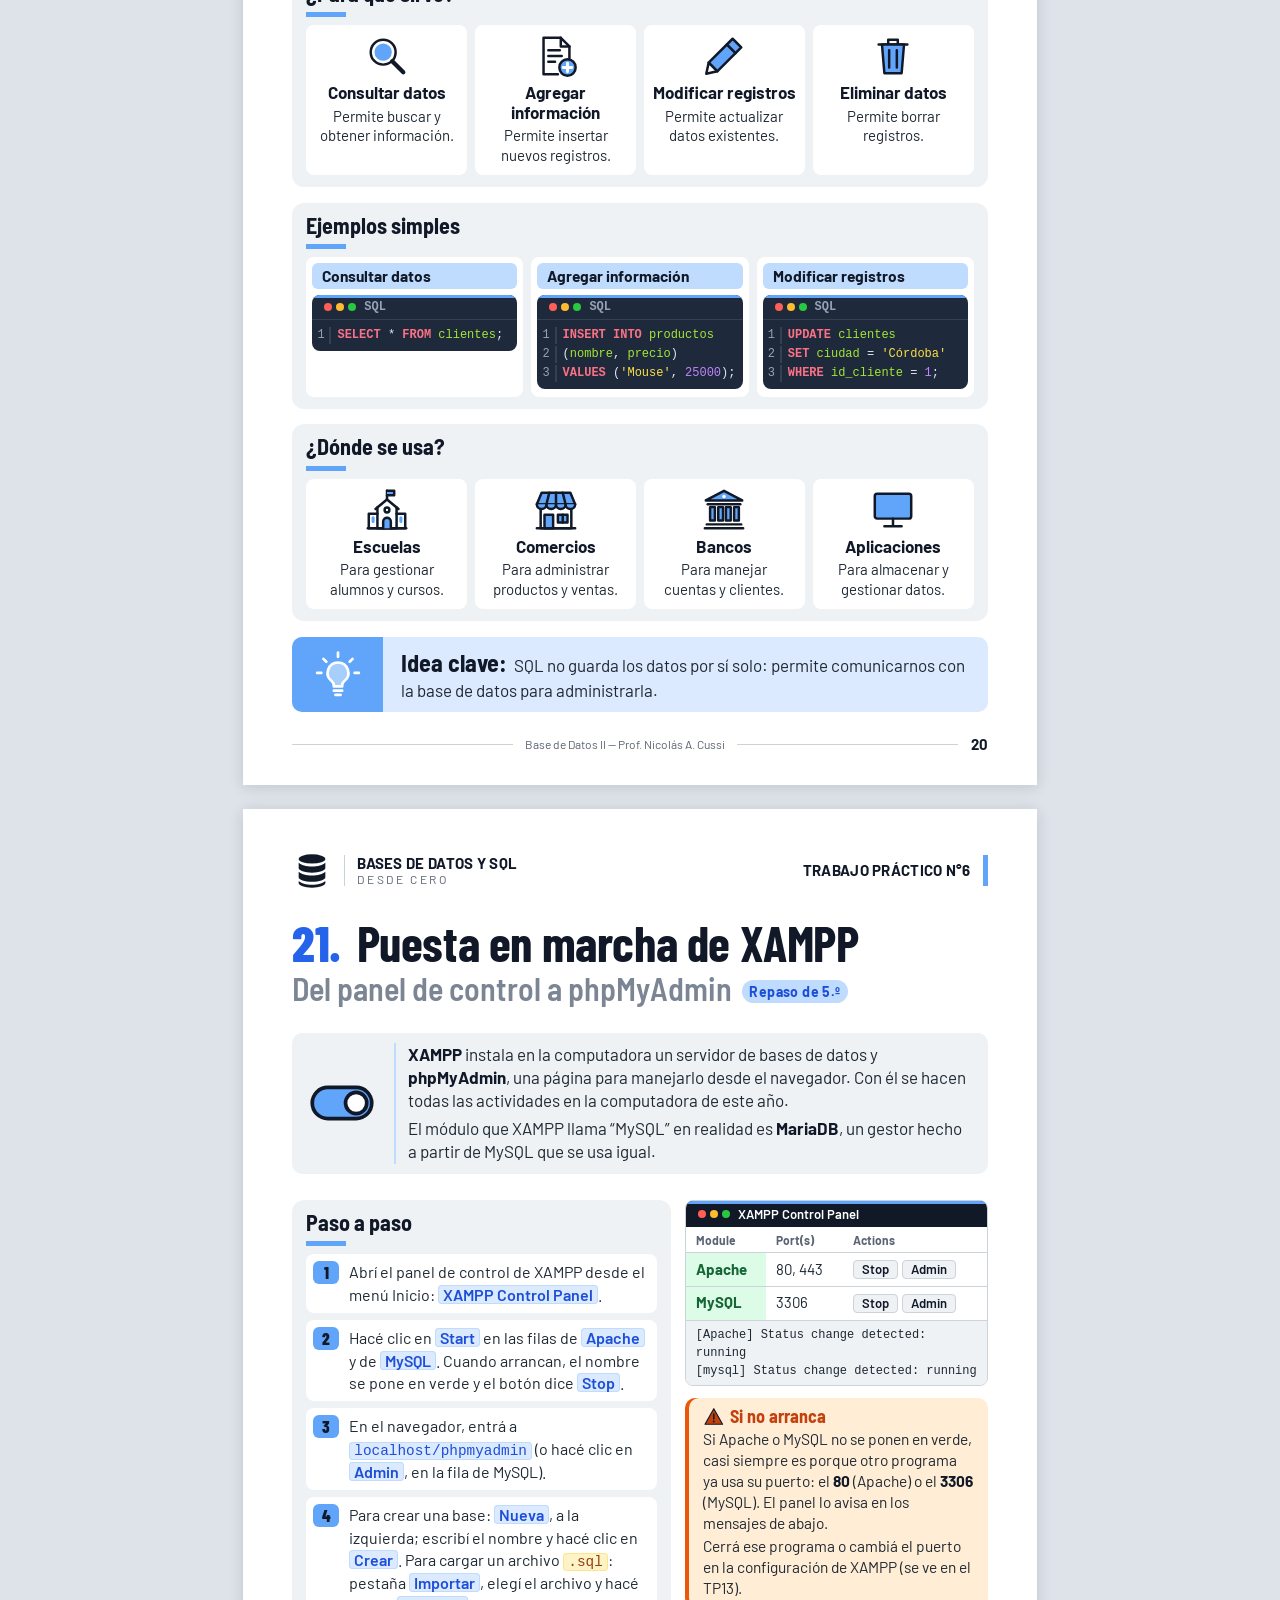
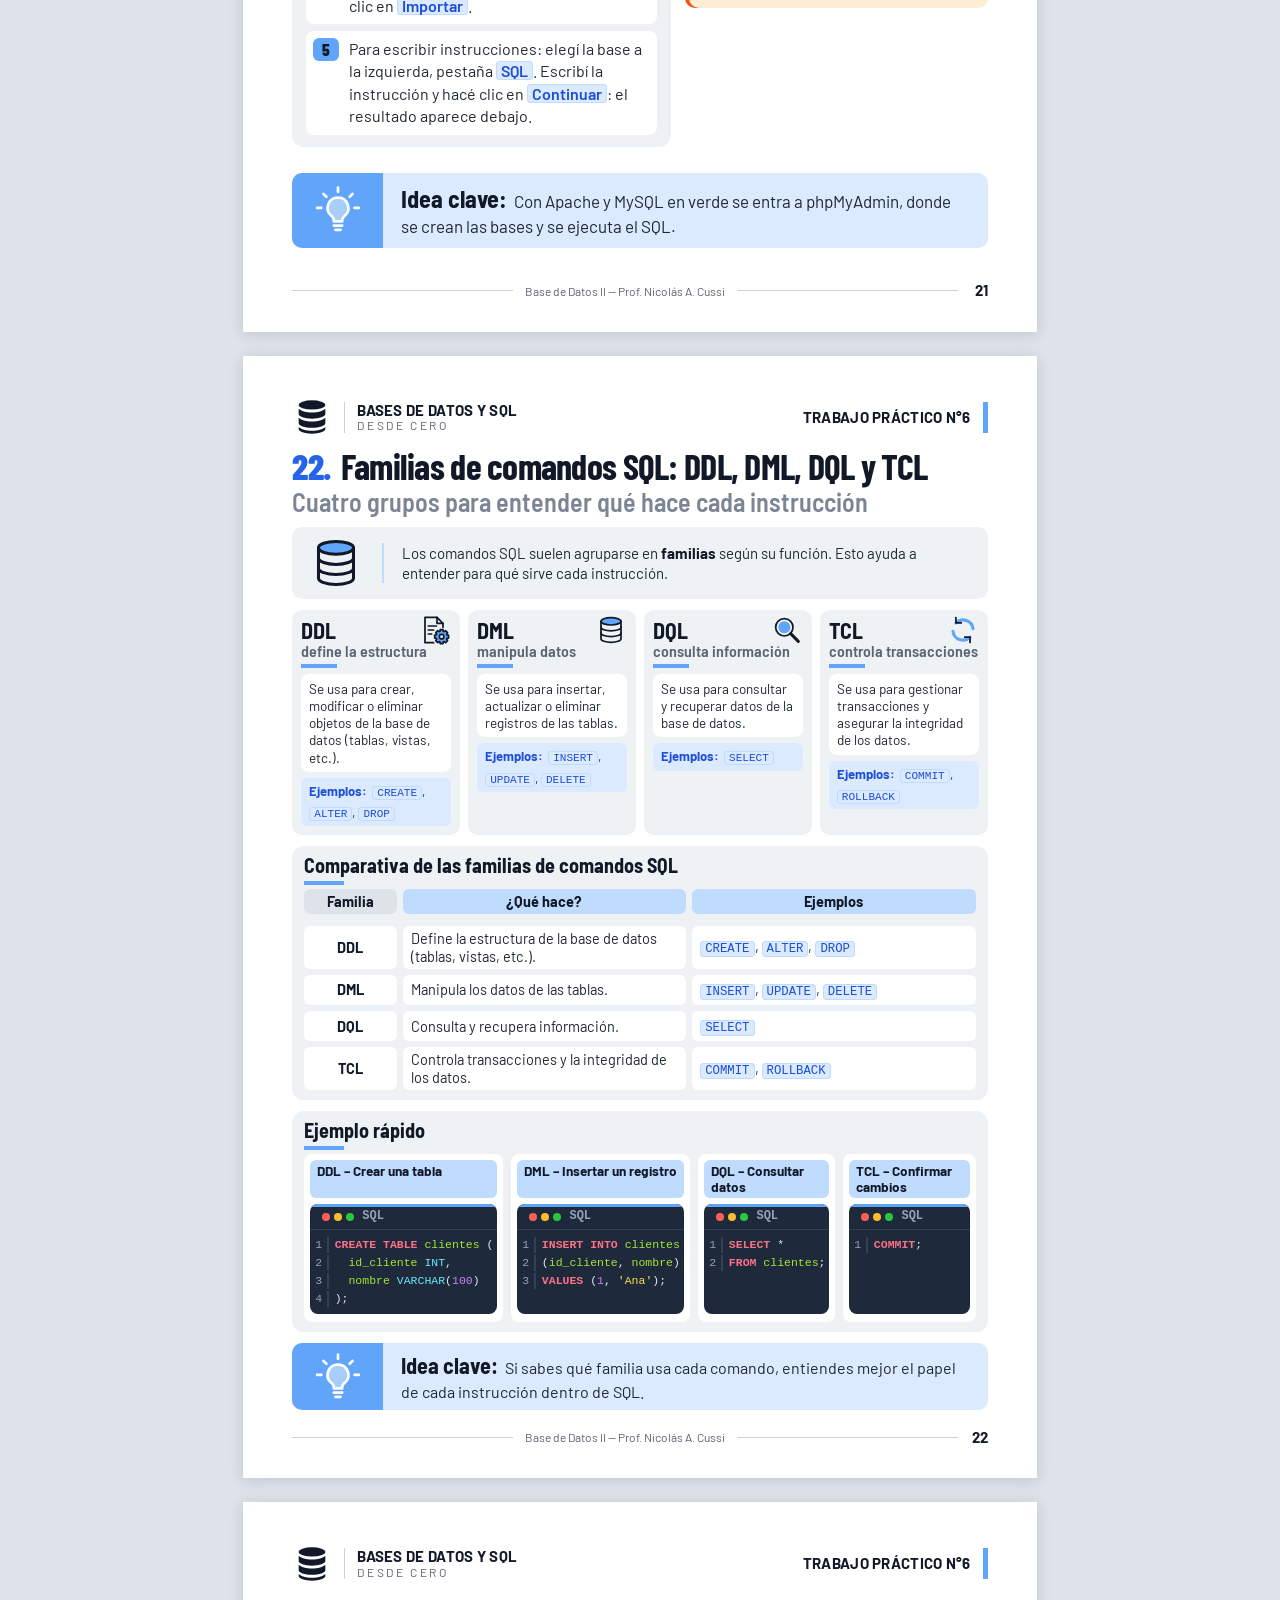
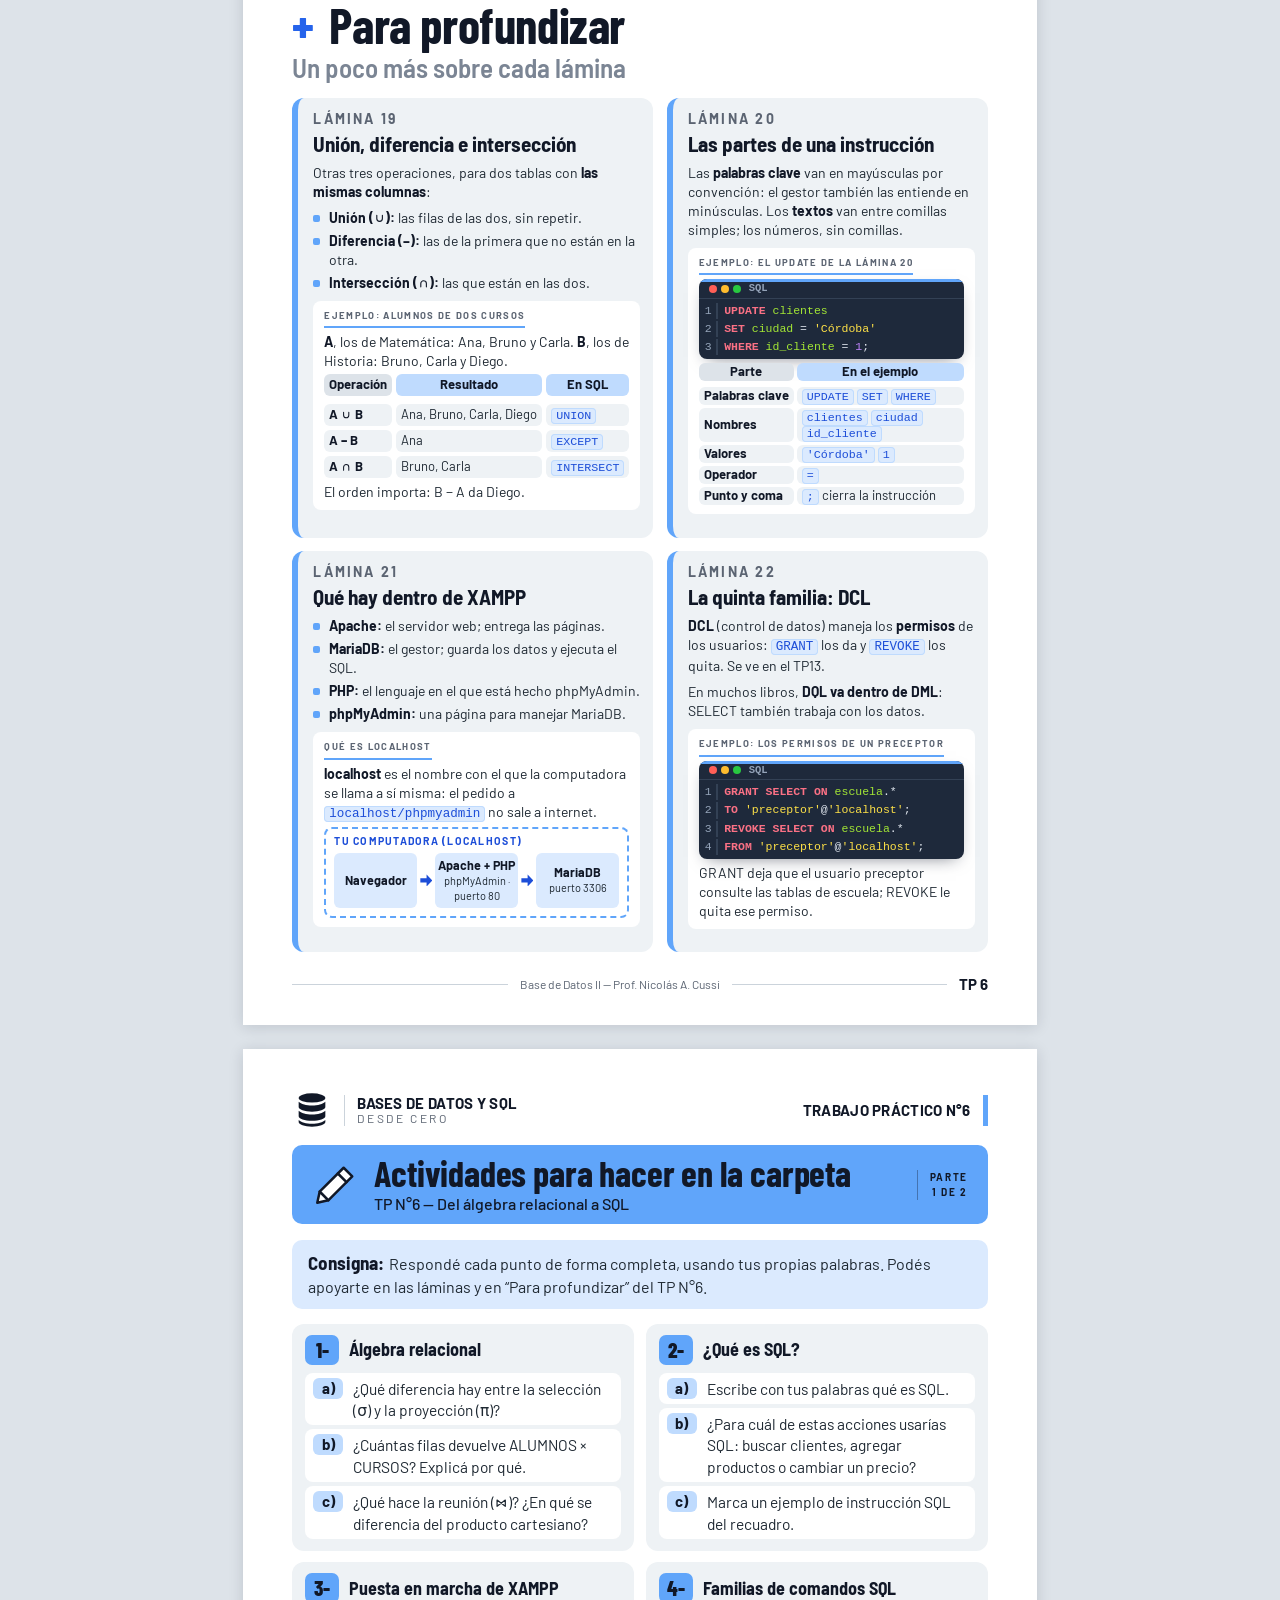
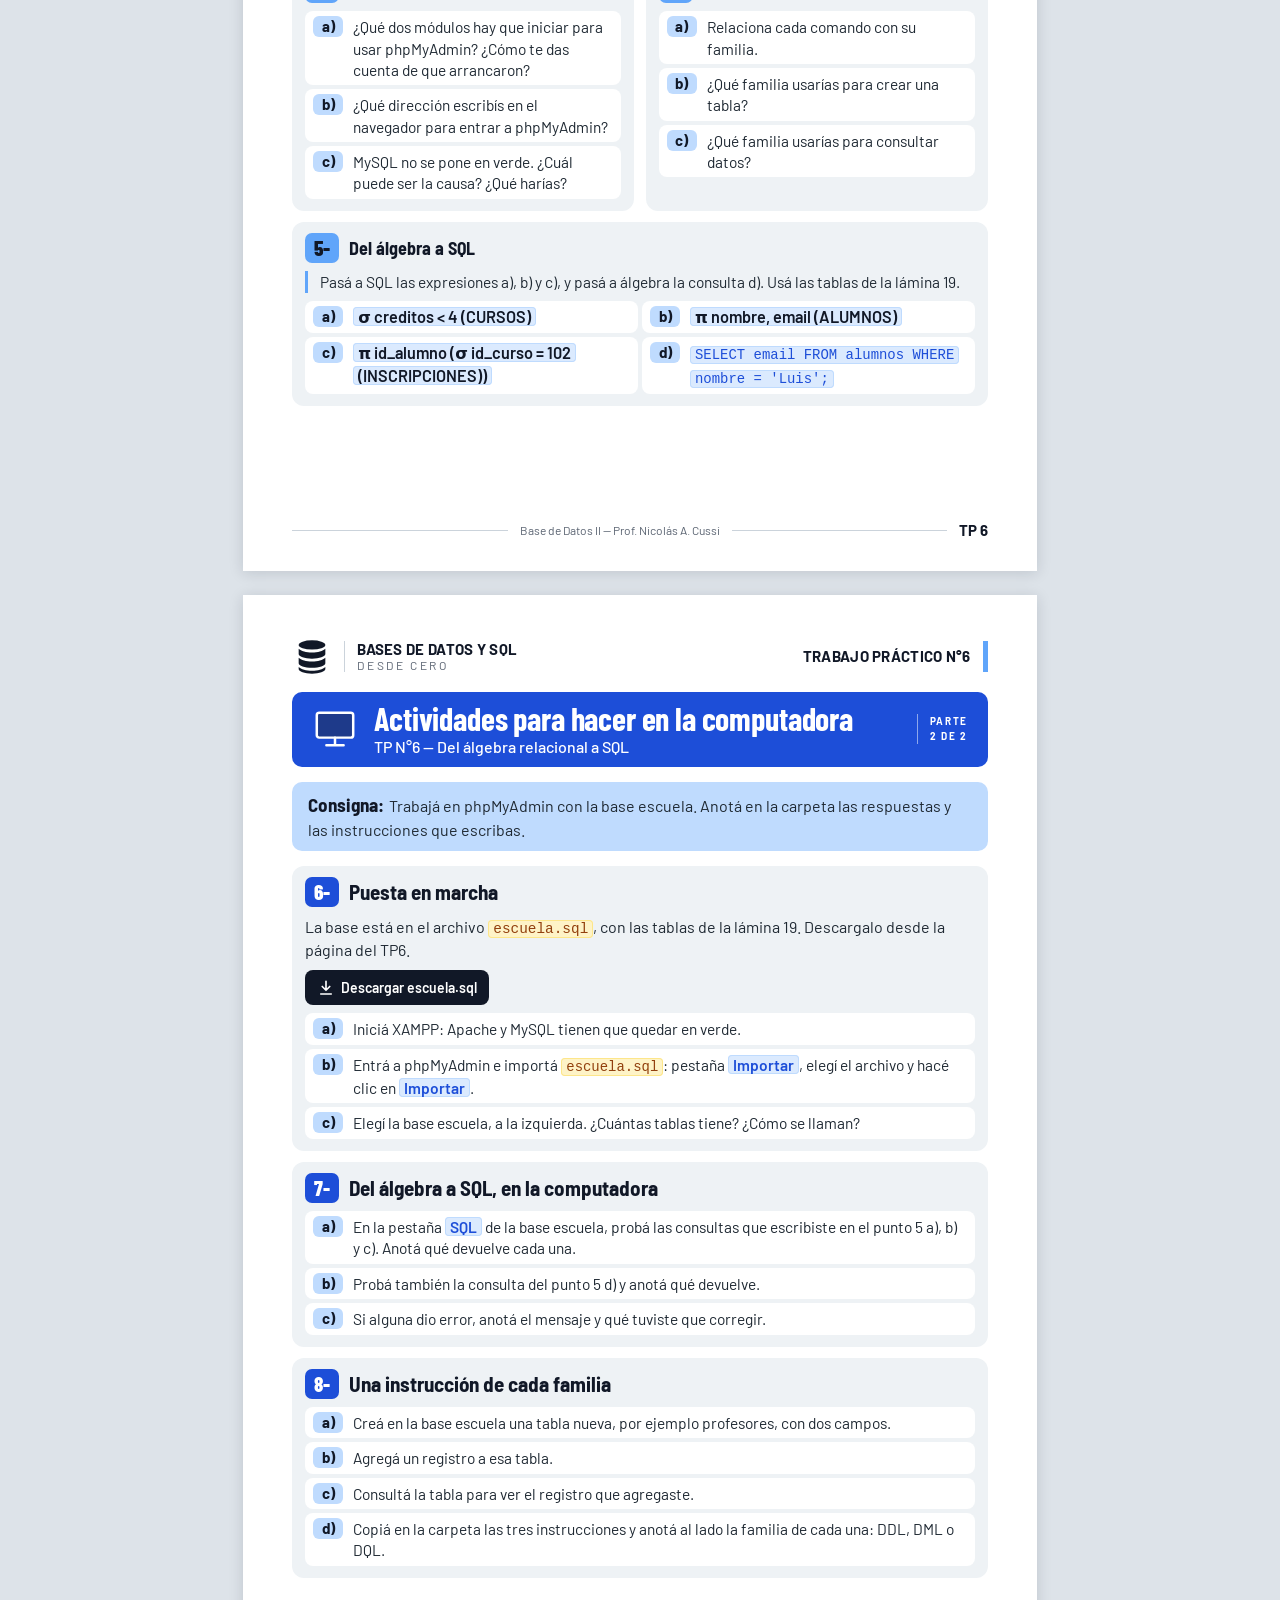
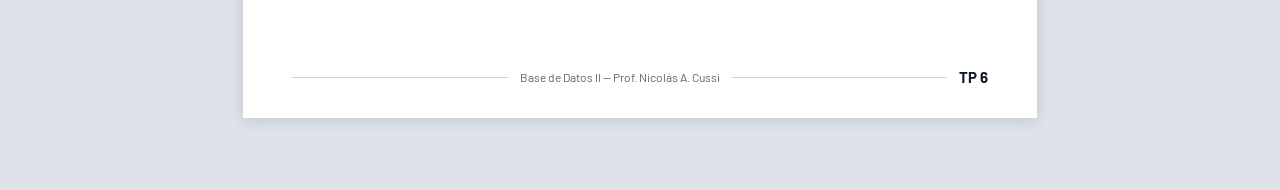
<file: unidades/tp06.html>
<!DOCTYPE html>
<html lang="es-AR">
<head>
  <meta charset="utf-8">
  <meta name="viewport" content="width=device-width, initial-scale=1">
  <title>TP N°6 — Del álgebra relacional a SQL · Base de Datos II</title>
  <meta name="description" content="TP N°6 de Base de Datos II: álgebra relacional (selección, proyección, producto cartesiano y reunión), qué es SQL, la puesta en marcha de XAMPP y phpMyAdmin, y las familias de comandos DDL, DML, DQL y TCL. Prof. Nicolás A. Cussi.">
  <meta name="theme-color" content="#60A5FA">
  <!-- Vista previa del enlace (WhatsApp, Classroom, etc.) -->
  <meta property="og:type" content="website">
  <meta property="og:locale" content="es_AR">
  <meta property="og:site_name" content="Base de Datos II · Cuadernillo Digital">
  <meta property="og:title" content="TP N°6 — Del álgebra relacional a SQL · Base de Datos II">
  <meta property="og:description" content="6.º año · Prof. Nicolás A. Cussi">
  <meta property="og:url" content="https://prof-nkocussi.github.io/App-Web-Base-de-Datos-2/unidades/tp06.html">
  <meta property="og:image" content="https://prof-nkocussi.github.io/App-Web-Base-de-Datos-2/assets/img/miniatura.png">
  <meta property="og:image:width" content="1200">
  <meta property="og:image:height" content="630">
  <meta property="og:image:alt" content="Base de Datos II, cuadernillo digital de 6.º año">
  <meta name="twitter:card" content="summary_large_image">
  <link rel="preload" href="../assets/fonts/barlow-latin-400-normal.woff2" as="font" type="font/woff2" crossorigin>
  <link rel="preload" href="../assets/fonts/barlow-semi-condensed-latin-700-normal.woff2" as="font" type="font/woff2" crossorigin>
  <link rel="stylesheet" href="../assets/css/estilos.css">
</head>
<body data-tp="6" class="modulo-3">

<!-- ====== Íconos (SVG simples, rehechos a partir del PDF) ====== -->
<svg width="0" height="0" style="position:absolute" aria-hidden="true" focusable="false">
  <defs>
    <symbol id="i-db-solido" viewBox="0 0 48 48">
      <g style="fill:currentColor;stroke:none">
        <ellipse cx="24" cy="9.5" rx="16" ry="5.5"/>
        <path d="M8 14c2.8 2.9 9.1 4.5 16 4.5S37.2 16.9 40 14v6.5c0 3-7.2 5.5-16 5.5S8 23.5 8 20.5z"/>
        <path d="M8 25c2.8 2.9 9.1 4.5 16 4.5S37.2 27.9 40 25v6.5c0 3-7.2 5.5-16 5.5S8 34.5 8 31.5z"/>
        <path d="M8 36c2.8 2.9 9.1 4.5 16 4.5S37.2 38.9 40 36v2.5c0 3-7.2 5.5-16 5.5S8 41.5 8 38.5z"/>
      </g>
    </symbol>
    <symbol id="i-db" viewBox="0 0 48 48">
      <ellipse cx="24" cy="11" rx="15" ry="5.5" style="fill:var(--ac)"/>
      <path d="M9 11v26c0 3 6.7 5.5 15 5.5S39 40 39 37V11"/>
      <path d="M9 19.7c0 3 6.7 5.5 15 5.5s15-2.5 15-5.5M9 28.4c0 3 6.7 5.5 15 5.5s15-2.5 15-5.5"/>
    </symbol>
    <symbol id="i-tablas-rel" viewBox="0 0 48 48">
      <path d="M4.3 5.3h21.4V10H4.3z" style="fill:var(--ac);stroke:none"/>
      <rect x="3" y="4" width="24" height="17" rx="2"/>
      <path d="M3 10h24M3 15.5h24M11 10v11M19 10v11"/>
      <path d="M9 21v5M9 32v5h12"/>
      <circle cx="9" cy="29" r="3" style="fill:var(--ac)"/>
      <path d="M22.3 28.3h21.4V33H22.3z" style="fill:var(--ac);stroke:none"/>
      <rect x="21" y="27" width="24" height="17" rx="2"/>
      <path d="M21 33h24M21 38.5h24M29 33v11M37 33v11"/>
    </symbol>
    <symbol id="i-lupa" viewBox="0 0 48 48">
      <circle cx="20" cy="20" r="9" style="fill:var(--ac);stroke:none"/>
      <circle cx="20" cy="20" r="13"/>
      <path d="M29.5 29.5 41 41" style="stroke-width:4.5"/>
    </symbol>
    <symbol id="i-doc-mas" viewBox="0 0 48 48">
      <path d="M38 26V14l-9-9H11v38h15"/>
      <path d="M29 5v9h9"/>
      <path d="M16 18h12M16 24h14M16 30h7"/>
      <circle cx="36" cy="36" r="8.5" style="fill:var(--ac)"/>
      <path d="M36 31.5v9M31.5 36h9" style="stroke:#fff;stroke-width:3"/>
    </symbol>
    <symbol id="i-lapiz" viewBox="0 0 48 48">
      <path d="M33 6l9 9-25 25-9-9z" style="fill:var(--ac)"/>
      <path d="M8 31 5.5 42.5 17 40z" style="fill:#fff"/>
      <path d="M27 12l9 9"/>
    </symbol>
    <symbol id="i-tacho" viewBox="0 0 48 48">
      <path d="M9 12h30M19 12V7h10v5"/>
      <path d="M12.5 12l2.5 30h18l2.5-30z" style="fill:var(--ac)"/>
      <path d="M20 18v18M28 18v18"/>
    </symbol>
    <symbol id="i-escuela" viewBox="0 0 48 48">
      <path d="M24 13V4"/>
      <path d="M24 4h7.5v4.5H24" style="fill:var(--ac)"/>
      <path d="M12 23 24 13l12 10"/>
      <path d="M14 21.5V43h20V21.5"/>
      <path d="M14 28H5v15h38V28h-9"/>
      <path d="M4 43h40"/>
      <path d="M20 43v-7a4 4 0 0 1 8 0v7" style="fill:var(--ac)"/>
      <circle cx="24" cy="24" r="2.5"/>
      <path d="M9.5 32v4M38.5 32v4" style="stroke:var(--ac);stroke-width:3.2"/>
    </symbol>
    <symbol id="i-tienda" viewBox="0 0 48 48">
      <path d="M8 22v21h32V22" style="fill:#fff"/>
      <path d="M9 6h30l5 12H4z" style="fill:var(--ac)"/>
      <path d="M4 18a5 5 0 0 0 10 0 5 5 0 0 0 10 0 5 5 0 0 0 10 0 5 5 0 0 0 10 0" style="fill:var(--ac)"/>
      <path d="M17 6l-3 12M24 6v12M31 6l3 12"/>
      <rect x="12" y="29" width="9" height="14" style="fill:var(--ac)"/>
      <rect x="26" y="29" width="10" height="8" style="fill:var(--ac)"/>
      <path d="M31 29v8M4 43h40"/>
    </symbol>
    <symbol id="i-banco" viewBox="0 0 48 48">
      <path d="M24 4 5 14h38z" style="fill:var(--ac)"/>
      <circle cx="24" cy="10" r="1.8" style="fill:#fff;stroke:none"/>
      <path d="M7 18h34"/>
      <g style="fill:var(--ac)">
        <rect x="9.5" y="21" width="5" height="14"/><rect x="18" y="21" width="5" height="14"/>
        <rect x="26" y="21" width="5" height="14"/><rect x="34.5" y="21" width="5" height="14"/>
      </g>
      <path d="M6 39h36M4 43h40"/>
    </symbol>
    <symbol id="i-compu" viewBox="0 0 48 48">
      <rect x="5" y="7" width="38" height="26" rx="2.5" style="fill:var(--ac)"/>
      <path d="M24 33v7M15 41h18"/>
    </symbol>
    <symbol id="i-interruptor" viewBox="0 0 48 48">
      <rect x="3" y="13" width="42" height="22" rx="11" style="fill:var(--ac)"/>
      <circle cx="34" cy="24" r="7.5" style="fill:#fff"/>
    </symbol>
    <symbol id="i-alerta" viewBox="0 0 48 48">
      <path d="M24 6 43.5 40.5h-39z" style="fill:var(--ac)"/>
      <path d="M24 18v11" style="stroke-width:3.4"/>
      <circle cx="24" cy="34.6" r="2.3" style="fill:currentColor;stroke:none"/>
    </symbol>
    <symbol id="i-doc-engranaje" viewBox="0 0 48 48">
      <path d="M22 43H9V5h18l9 9v6"/>
      <path d="M27 5v9h9"/>
      <path d="M14 18h12M14 24h8M14 30h5"/>
      <g transform="translate(20.5 20.5) scale(.56)" style="stroke-width:4.6">
        <path d="M38.3 19.6 42.6 20.2 42.6 27.8 38.3 28.4 37.3 31 39.8 34.5 34.5 39.8 31 37.3 28.4 38.3 27.8 42.6 20.2 42.6 19.6 38.3 17 37.3 13.5 39.8 8.2 34.5 10.7 31 9.7 28.4 5.4 27.8 5.4 20.2 9.7 19.6 10.7 17 8.2 13.5 13.5 8.2 17 10.7 19.6 9.7 20.2 5.4 27.8 5.4 28.4 9.7 31 10.7 34.5 8.2 39.8 13.5 37.3 17Z" style="fill:var(--ac)"/>
        <circle cx="24" cy="24" r="6" style="fill:#fff"/>
      </g>
    </symbol>
    <symbol id="i-ciclo" viewBox="0 0 48 48">
      <path d="M39 22A15 15 0 0 0 13.4 13.4" style="stroke:var(--ac);stroke-width:4.6"/>
      <path d="M9 26a15 15 0 0 0 25.6 8.6" style="stroke:var(--ac);stroke-width:4.6"/>
      <path d="M13.4 5.4v8h8M34.6 42.6v-8h-8"/>
    </symbol>
    <symbol id="i-foco" viewBox="0 0 48 48">
      <path d="M24 2.5v4M10 8.5l2.8 2.8M38 8.5l-2.8 2.8M4 22h4M40 22h4"/>
      <path d="M24 12a10 10 0 0 0-6.2 17.8c1.4 1.2 2.2 2.6 2.2 4.2v1h8v-1c0-1.6.8-3 2.2-4.2A10 10 0 0 0 24 12z" style="fill:var(--ac)"/>
      <path d="M20 39h8M21.5 43h5"/>
    </symbol>
    <!-- Símbolos del álgebra que la tipografía no trae: reunión, unión e intersección -->
    <symbol id="s-reunion" viewBox="0 0 24 24">
      <path d="M4 6v12L20 6v12z"/>
    </symbol>
    <symbol id="s-union" viewBox="0 0 24 24">
      <path d="M6 5v7a6 6 0 0 0 12 0V5"/>
    </symbol>
    <symbol id="s-interseccion" viewBox="0 0 24 24">
      <path d="M6 19v-7a6 6 0 0 1 12 0v7"/>
    </symbol>
    <symbol id="i-descarga" viewBox="0 0 24 24">
      <path d="M12 3v12M7 10l5 5 5-5M5 20h14"/>
    </symbol>
    <symbol id="i-atras" viewBox="0 0 24 24">
      <path d="M20 12H5M11 6l-6 6 6 6"/>
    </symbol>
  </defs>
</svg>

<a class="saltar" href="#contenido">Saltar al contenido</a>

<header class="barra">
  <div class="barra__fila">
    <a class="boton barra__volver" href="../indice.html"><svg aria-hidden="true" focusable="false"><use href="#i-atras"/></svg><span>Índice</span></a>
    <span class="barra__titulo">TP N°6 — Del álgebra relacional a SQL</span>
    <button class="boton" type="button" data-imprimir aria-label="Guardar en PDF">
      <svg aria-hidden="true" focusable="false"><use href="#i-descarga"/></svg><span><span class="boton__largo">Guardar </span>PDF</span>
    </button>
  </div>
  <nav class="partes" aria-label="Partes del TP N°6">
    <a href="#pag-19">19 · Álgebra relacional</a>
    <a href="#pag-20">20 · ¿Qué es SQL?</a>
    <a href="#pag-21">21 · XAMPP</a>
    <a href="#pag-22">22 · Familias de comandos</a>
    <a href="#profundizar">Para profundizar</a>
    <a href="#actividades">Actividades</a>
  </nav>
</header>

<main id="contenido" class="laminas">
  <h1 class="sr-only">TP N°6 — Del álgebra relacional a SQL</h1>

  <!-- =================== LÁMINA 19 (contenido nuevo, no está en el PDF) =================== -->
  <article class="lamina lamina--densa lamina--compacta lamina--justa" id="pag-19" aria-labelledby="t19" data-origen="nuevo">
    <div class="cab" aria-hidden="true">
      <svg class="cab__logo"><use href="#i-db-solido"/></svg>
      <div class="cab__marca"><b>BASES DE DATOS Y SQL</b><span>DESDE CERO</span></div>
      <div class="cab__lema">TRABAJO PRÁCTICO <span class="cab__lema-n">N°6</span></div>
      <span class="cab__raya"></span>
    </div>

    <div class="tit">
      <h2 class="tit__h" id="t19"><span class="tit__num">19.</span> Álgebra relacional</h2>
      <p class="tit__sub">Las operaciones detrás de cada consulta</p>
    </div>

    <div class="intro">
      <svg class="ico ico--xl" aria-hidden="true" focusable="false"><use href="#i-tablas-rel"/></svg>
      <p>El <strong>álgebra relacional</strong> es un conjunto de operaciones sobre tablas: cada una toma una o dos tablas y devuelve otra tabla. Es la base de los lenguajes de consulta, como SQL.</p>
    </div>

    <section class="panel" aria-labelledby="o19">
      <div class="panel__cab panel__cab--texto"><h3 class="subtitulo" id="o19">Cuatro operaciones</h3><p class="texto">Los ejemplos usan las tablas del TP2 (lámina 6).</p></div>
      <div class="der-tablas tablas-alg">
        <table class="tabla-ej">
          <caption>ALUMNOS</caption>
          <thead>
            <tr><th scope="col">id_alumno</th><th scope="col">nombre</th><th scope="col">email</th></tr>
          </thead>
          <tbody>
            <tr><td>1</td><td>Ana</td><td>ana@mail.com</td></tr>
            <tr><td>2</td><td>Luis</td><td>luis@mail.com</td></tr>
            <tr><td>3</td><td>Marta</td><td>marta@mail.com</td></tr>
          </tbody>
        </table>
        <table class="tabla-ej">
          <caption>CURSOS</caption>
          <thead>
            <tr><th scope="col">id_curso</th><th scope="col">nombre</th><th scope="col">creditos</th></tr>
          </thead>
          <tbody>
            <tr><td>101</td><td>Matemática</td><td>4</td></tr>
            <tr><td>102</td><td>Historia</td><td>3</td></tr>
            <tr><td>103</td><td>Inglés</td><td>2</td></tr>
          </tbody>
        </table>
        <table class="tabla-ej">
          <caption>INSCRIPCIONES</caption>
          <thead>
            <tr><th scope="col">id_inscripcion</th><th scope="col">id_alumno</th><th scope="col">id_curso</th></tr>
          </thead>
          <tbody>
            <tr><td>1</td><td>1</td><td>101</td></tr>
            <tr><td>2</td><td>2</td><td>102</td></tr>
            <tr><td>3</td><td>1</td><td>102</td></tr>
          </tbody>
        </table>
      </div>
      <ul class="ops">
        <li class="op">
          <div class="op__cab">
            <span class="op__sim" aria-hidden="true">σ</span>
            <h4>Selección</h4>
            <p class="op__en-sql">En SQL: <code class="cod-sql">WHERE</code></p>
          </div>
          <p>Elige las <strong>filas</strong> que cumplen una condición.</p>
          <p><span class="alg">σ creditos &gt; 2 (CURSOS)</span> devuelve las filas de Matemática y de Historia.</p>
          <div class="ventana-cod ventana-cod--sql">
            <ol class="pseudo pseudo--sql" aria-label="Código SQL de la selección">
              <li><span class="pseudo__c"><b>SELECT</b> * <b>FROM</b> <span class="t-atr">cursos</span></span></li>
              <li><span class="pseudo__c"><b>WHERE</b> <span class="t-atr">creditos</span> &gt; <span class="t-num">2</span>;</span></li>
            </ol>
          </div>
        </li>
        <li class="op">
          <div class="op__cab">
            <span class="op__sim" aria-hidden="true">π</span>
            <h4>Proyección</h4>
            <p class="op__en-sql">En SQL: <code class="cod-sql">SELECT</code> columnas</p>
          </div>
          <p>Elige las <strong>columnas</strong> que se quieren ver.</p>
          <p><span class="alg">π nombre (ALUMNOS)</span> devuelve solo la columna nombre: Ana, Luis y Marta.</p>
          <div class="ventana-cod ventana-cod--sql">
            <ol class="pseudo pseudo--sql" aria-label="Código SQL de la proyección">
              <li><span class="pseudo__c"><b>SELECT</b> <span class="t-atr">nombre</span> <b>FROM</b> <span class="t-atr">alumnos</span>;</span></li>
            </ol>
          </div>
        </li>
        <li class="op">
          <div class="op__cab">
            <span class="op__sim op__sim--por" aria-hidden="true">×</span>
            <h4>Producto cartesiano</h4>
            <p class="op__en-sql">En SQL: <code class="cod-sql">FROM a, b</code></p>
          </div>
          <p>Combina <strong>cada fila</strong> de una tabla con <strong>cada fila</strong> de otra.</p>
          <p><span class="alg">ALUMNOS × CURSOS</span> devuelve 3 × 3 = 9 filas: cada alumno con cada curso.</p>
          <div class="ventana-cod ventana-cod--sql">
            <ol class="pseudo pseudo--sql" aria-label="Código SQL del producto cartesiano">
              <li><span class="pseudo__c"><b>SELECT</b> * <b>FROM</b> <span class="t-atr">alumnos</span>, <span class="t-atr">cursos</span>;</span></li>
            </ol>
          </div>
        </li>
        <li class="op">
          <div class="op__cab">
            <span class="op__sim"><svg class="sim" role="img" aria-label="reunión"><use href="#s-reunion"/></svg></span>
            <h4>Reunión</h4>
            <p class="op__en-sql">En SQL: <code class="cod-sql">JOIN</code> (TP11)</p>
          </div>
          <p>Combina las filas que <strong>coinciden en un campo</strong>.</p>
          <p><span class="alg">ALUMNOS <svg class="sim" role="img" aria-label="reunión"><use href="#s-reunion"/></svg> INSCRIPCIONES</span> devuelve 3 filas, unidas por id_alumno: Ana con 101, Luis con 102 y Ana con 102.</p>
          <p class="op__nota">Es un × seguido de una σ: de las 9 combinaciones quedan las 3 en las que coincide id_alumno.</p>
        </li>
      </ul>
    </section>

    <section class="panel" aria-labelledby="c19">
      <div class="panel__cab panel__cab--texto"><h3 class="subtitulo" id="c19">Operaciones encadenadas</h3><p class="texto">Cada operación devuelve una tabla, que puede entrar en otra.</p></div>
      <div class="encadenada">
        <div class="encadenada__expr">
          <p class="alg alg--grande">π nombre (σ id_alumno = 1 (ALUMNOS))</p>
          <div class="ventana-cod ventana-cod--sql">
            <div class="ventana-cod__barra" aria-hidden="true">SQL</div>
            <ol class="pseudo pseudo--sql" aria-label="Código SQL de la expresión encadenada">
              <li><span class="pseudo__c"><b>SELECT</b> <span class="t-atr">nombre</span></span></li>
              <li><span class="pseudo__c"><b>FROM</b> <span class="t-atr">alumnos</span></span></li>
              <li><span class="pseudo__c"><b>WHERE</b> <span class="t-atr">id_alumno</span> = <span class="t-num">1</span>;</span></li>
            </ol>
          </div>
          <p class="texto">Resultado: <strong>Ana</strong>.</p>
        </div>
        <div>
          <p class="texto">Se lee de adentro hacia afuera, como trabaja el gestor.</p>
          <ol class="instrucciones">
            <li><span><code class="cod-sql">FROM alumnos</code>: la tabla ALUMNOS.</span></li>
            <li><span><code class="cod-sql">WHERE id_alumno = 1</code> es <span class="alg">σ id_alumno = 1</span>: queda la fila de Ana.</span></li>
            <li><span><code class="cod-sql">SELECT nombre</code> es <span class="alg">π nombre</span>: queda la columna nombre.</span></li>
          </ol>
        </div>
      </div>
    </section>

    <aside class="idea" aria-label="Idea clave">
      <span class="idea__ico"><svg class="ico" aria-hidden="true" focusable="false"><use href="#i-foco"/></svg></span>
      <p><strong>Idea clave:</strong> SQL dice qué datos se quieren; el álgebra relacional muestra las operaciones que hace el gestor para obtenerlos.</p>
    </aside>

    <footer class="pie">
      <span class="pie__linea"></span>
      <span>Base de Datos II — Prof. Nicolás A. Cussi</span>
      <span class="pie__linea"></span>
      <span class="pie__num" aria-label="Página 19">19</span>
    </footer>
  </article>

  <!-- =================== LÁMINA 20 (PDF pág. 23) =================== -->
  <article class="lamina lamina--densa lamina--compacta" id="pag-20" aria-labelledby="t20">
    <div class="cab" aria-hidden="true">
      <svg class="cab__logo"><use href="#i-db-solido"/></svg>
      <div class="cab__marca"><b>BASES DE DATOS Y SQL</b><span>DESDE CERO</span></div>
      <div class="cab__lema">TRABAJO PRÁCTICO <span class="cab__lema-n">N°6</span></div>
      <span class="cab__raya"></span>
    </div>

    <div class="tit">
      <h2 class="tit__h" id="t20"><span class="tit__num">20.</span> ¿Qué es SQL y para qué sirve?</h2>
      <p class="tit__sub">El lenguaje para trabajar con bases de datos</p>
    </div>

    <div class="intro">
      <svg class="ico ico--xl" aria-hidden="true" focusable="false"><use href="#i-db"/></svg>
      <p>SQL significa <strong>Structured Query Language.</strong> Es el lenguaje que usamos para crear, consultar, modificar y organizar la información dentro de una base de datos relacional.</p>
    </div>

    <section class="panel" aria-labelledby="s20">
      <div class="panel__cab"><h3 class="subtitulo" id="s20">¿Para qué sirve?</h3></div>
      <ul class="ambitos ambitos--4 usos-sql">
        <li class="tarjeta"><svg class="ico ico--l" aria-hidden="true" focusable="false"><use href="#i-lupa"/></svg><h4 class="tarjeta__tit">Consultar datos</h4><p>Permite buscar y obtener información.</p></li>
        <li class="tarjeta"><svg class="ico ico--l" aria-hidden="true" focusable="false"><use href="#i-doc-mas"/></svg><h4 class="tarjeta__tit">Agregar información</h4><p>Permite insertar nuevos registros.</p></li>
        <li class="tarjeta"><svg class="ico ico--l" aria-hidden="true" focusable="false"><use href="#i-lapiz"/></svg><h4 class="tarjeta__tit">Modificar registros</h4><p>Permite actualizar datos existentes.</p></li>
        <li class="tarjeta"><svg class="ico ico--l" aria-hidden="true" focusable="false"><use href="#i-tacho"/></svg><h4 class="tarjeta__tit">Eliminar datos</h4><p>Permite borrar registros.</p></li>
      </ul>
    </section>

    <section class="panel" aria-labelledby="e20">
      <div class="panel__cab"><h3 class="subtitulo" id="e20">Ejemplos simples</h3></div>
      <ul class="ej-sql">
        <li>
          <h4 class="ej-sql__tit">Consultar datos</h4>
          <div class="ventana-cod ventana-cod--sql">
            <div class="ventana-cod__barra" aria-hidden="true">SQL</div>
            <ol class="pseudo pseudo--sql" aria-label="Código SQL para consultar datos">
              <li><span class="pseudo__c"><b>SELECT</b> * <b>FROM</b> <span class="t-atr">clientes</span>;</span></li>
            </ol>
          </div>
        </li>
        <li>
          <h4 class="ej-sql__tit">Agregar información</h4>
          <div class="ventana-cod ventana-cod--sql">
            <div class="ventana-cod__barra" aria-hidden="true">SQL</div>
            <ol class="pseudo pseudo--sql" aria-label="Código SQL para agregar información">
              <li><span class="pseudo__c"><b>INSERT INTO</b> <span class="t-atr">productos</span></span></li>
              <li><span class="pseudo__c">(<span class="t-atr">nombre</span>, <span class="t-atr">precio</span>)</span></li>
              <li><span class="pseudo__c"><b>VALUES</b> (<span class="t-str">'Mouse'</span>, <span class="t-num">25000</span>);</span></li>
            </ol>
          </div>
        </li>
        <li>
          <h4 class="ej-sql__tit">Modificar registros</h4>
          <div class="ventana-cod ventana-cod--sql">
            <div class="ventana-cod__barra" aria-hidden="true">SQL</div>
            <ol class="pseudo pseudo--sql" aria-label="Código SQL para modificar registros">
              <li><span class="pseudo__c"><b>UPDATE</b> <span class="t-atr">clientes</span></span></li>
              <li><span class="pseudo__c"><b>SET</b> <span class="t-atr">ciudad</span> = <span class="t-str">'Córdoba'</span></span></li>
              <li><span class="pseudo__c"><b>WHERE</b> <span class="t-atr">id_cliente</span> = <span class="t-num">1</span>;</span></li>
            </ol>
          </div>
        </li>
      </ul>
    </section>

    <section class="panel" aria-labelledby="u20">
      <div class="panel__cab"><h3 class="subtitulo" id="u20">¿Dónde se usa?</h3></div>
      <ul class="ambitos ambitos--4 usos-sql">
        <li class="tarjeta"><svg class="ico ico--l" aria-hidden="true" focusable="false"><use href="#i-escuela"/></svg><h4 class="tarjeta__tit">Escuelas</h4><p>Para gestionar alumnos y cursos.</p></li>
        <li class="tarjeta"><svg class="ico ico--l" aria-hidden="true" focusable="false"><use href="#i-tienda"/></svg><h4 class="tarjeta__tit">Comercios</h4><p>Para administrar productos y ventas.</p></li>
        <li class="tarjeta"><svg class="ico ico--l" aria-hidden="true" focusable="false"><use href="#i-banco"/></svg><h4 class="tarjeta__tit">Bancos</h4><p>Para manejar cuentas y clientes.</p></li>
        <li class="tarjeta"><svg class="ico ico--l" aria-hidden="true" focusable="false"><use href="#i-compu"/></svg><h4 class="tarjeta__tit">Aplicaciones</h4><p>Para almacenar y gestionar datos.</p></li>
      </ul>
    </section>

    <aside class="idea" aria-label="Idea clave">
      <span class="idea__ico"><svg class="ico" aria-hidden="true" focusable="false"><use href="#i-foco"/></svg></span>
      <p><strong>Idea clave:</strong> SQL no guarda los datos por sí solo: permite comunicarnos con la base de datos para administrarla.</p>
    </aside>

    <footer class="pie">
      <span class="pie__linea"></span>
      <span>Base de Datos II — Prof. Nicolás A. Cussi</span>
      <span class="pie__linea"></span>
      <span class="pie__num" aria-label="Página 20">20</span>
    </footer>
  </article>

  <!-- =================== LÁMINA 21 (contenido nuevo, no está en el PDF) =================== -->
  <article class="lamina lamina--densa lamina--compacta" id="pag-21" aria-labelledby="t21" data-origen="nuevo">
    <div class="cab" aria-hidden="true">
      <svg class="cab__logo"><use href="#i-db-solido"/></svg>
      <div class="cab__marca"><b>BASES DE DATOS Y SQL</b><span>DESDE CERO</span></div>
      <div class="cab__lema">TRABAJO PRÁCTICO <span class="cab__lema-n">N°6</span></div>
      <span class="cab__raya"></span>
    </div>

    <div class="tit">
      <h2 class="tit__h" id="t21"><span class="tit__num">21.</span> Puesta en marcha de XAMPP</h2>
      <p class="tit__sub">Del panel de control a phpMyAdmin <span class="etq etq--repaso">Repaso de 5.º</span></p>
    </div>

    <div class="intro">
      <svg class="ico ico--xl" aria-hidden="true" focusable="false"><use href="#i-interruptor"/></svg>
      <div class="intro__txt">
        <p><strong>XAMPP</strong> instala en la computadora un servidor de bases de datos y <strong>phpMyAdmin</strong>, una página para manejarlo desde el navegador. Con él se hacen todas las actividades en la computadora de este año.</p>
        <p>El módulo que XAMPP llama “MySQL” en realidad es <strong>MariaDB</strong>, un gestor hecho a partir de MySQL que se usa igual.</p>
      </div>
    </div>

    <div class="lado-a-lado lado-a-lado--xampp">
      <section class="panel" aria-labelledby="p21">
        <div class="panel__cab"><h3 class="subtitulo" id="p21">Paso a paso</h3></div>
        <ol class="instrucciones">
          <li><span>Abrí el panel de control de XAMPP desde el menú Inicio: <span class="ui">XAMPP Control Panel</span>.</span></li>
          <li><span>Hacé clic en <span class="ui">Start</span> en las filas de <span class="ui">Apache</span> y de <span class="ui">MySQL</span>. Cuando arrancan, el nombre se pone en verde y el botón dice <span class="ui">Stop</span>.</span></li>
          <li><span>En el navegador, entrá a <code>localhost/phpmyadmin</code> (o hacé clic en <span class="ui">Admin</span>, en la fila de MySQL).</span></li>
          <li><span>Para crear una base: <span class="ui">Nueva</span>, a la izquierda; escribí el nombre y hacé clic en <span class="ui">Crear</span>. Para cargar un archivo <code class="cod-archivo">.sql</code>: pestaña <span class="ui">Importar</span>, elegí el archivo y hacé clic en <span class="ui">Importar</span>.</span></li>
          <li><span>Para escribir instrucciones: elegí la base a la izquierda, pestaña <span class="ui">SQL</span>. Escribí la instrucción y hacé clic en <span class="ui">Continuar</span>: el resultado aparece debajo.</span></li>
        </ol>
      </section>

      <div class="xampp-col">
        <figure class="xampp">
          <figcaption class="xampp__barra">XAMPP Control Panel</figcaption>
          <table class="xampp__tabla">
            <caption class="sr-only">El panel de control de XAMPP con Apache y MySQL en marcha: los dos nombres en verde y el botón Stop</caption>
            <thead>
              <tr><th scope="col">Module</th><th scope="col">Port(s)</th><th scope="col">Actions</th></tr>
            </thead>
            <tbody>
              <tr><th scope="row" class="xampp__on">Apache</th><td>80, 443</td><td><span class="xampp__btn">Stop</span><span class="xampp__btn">Admin</span></td></tr>
              <tr><th scope="row" class="xampp__on">MySQL</th><td>3306</td><td><span class="xampp__btn">Stop</span><span class="xampp__btn">Admin</span></td></tr>
            </tbody>
          </table>
          <p class="xampp__log"><span>[Apache] Status change detected: running</span><span>[mysql] Status change detected: running</span></p>
        </figure>

        <div class="nota nota--importante">
          <h3><svg class="ico tit-ico" aria-hidden="true" focusable="false"><use href="#i-alerta"/></svg>Si no arranca</h3>
          <p>Si Apache o MySQL no se ponen en verde, casi siempre es porque otro programa ya usa su puerto: el <strong>80</strong> (Apache) o el <strong>3306</strong> (MySQL). El panel lo avisa en los mensajes de abajo.</p>
          <p>Cerrá ese programa o cambiá el puerto en la configuración de XAMPP (se ve en el TP13).</p>
        </div>
      </div>
    </div>

    <aside class="idea" aria-label="Idea clave">
      <span class="idea__ico"><svg class="ico" aria-hidden="true" focusable="false"><use href="#i-foco"/></svg></span>
      <p><strong>Idea clave:</strong> Con Apache y MySQL en verde se entra a phpMyAdmin, donde se crean las bases y se ejecuta el SQL.</p>
    </aside>

    <footer class="pie">
      <span class="pie__linea"></span>
      <span>Base de Datos II — Prof. Nicolás A. Cussi</span>
      <span class="pie__linea"></span>
      <span class="pie__num" aria-label="Página 21">21</span>
    </footer>
  </article>

  <!-- =================== LÁMINA 22 (PDF pág. 24) =================== -->
  <article class="lamina lamina--densa lamina--compacta lamina--justa" id="pag-22" aria-labelledby="t22">
    <div class="cab" aria-hidden="true">
      <svg class="cab__logo"><use href="#i-db-solido"/></svg>
      <div class="cab__marca"><b>BASES DE DATOS Y SQL</b><span>DESDE CERO</span></div>
      <div class="cab__lema">TRABAJO PRÁCTICO <span class="cab__lema-n">N°6</span></div>
      <span class="cab__raya"></span>
    </div>

    <div class="tit">
      <h2 class="tit__h tit__h--extra-largo" id="t22"><span class="tit__num">22.</span> Familias de comandos SQL: DDL, DML, DQL y TCL</h2>
      <p class="tit__sub tit__sub--largo">Cuatro grupos para entender qué hace cada instrucción</p>
    </div>

    <div class="intro">
      <svg class="ico ico--xl" aria-hidden="true" focusable="false"><use href="#i-db"/></svg>
      <p>Los comandos SQL suelen agruparse en <strong>familias</strong> según su función. Esto ayuda a entender para qué sirve cada instrucción.</p>
    </div>

    <ul class="familias">
      <li class="familia">
        <h3 class="familia__nom"><span class="familia__sigla">DDL</span><svg class="ico" aria-hidden="true" focusable="false"><use href="#i-doc-engranaje"/></svg><span class="familia__fun">define la estructura</span></h3>
        <p class="familia__txt">Se usa para crear, modificar o eliminar objetos de la base de datos (tablas, vistas, etc.).</p>
        <p class="familia__ej"><strong>Ejemplos:</strong> <code class="cod-sql">CREATE</code>, <code class="cod-sql">ALTER</code>, <code class="cod-sql">DROP</code></p>
      </li>
      <li class="familia">
        <h3 class="familia__nom"><span class="familia__sigla">DML</span><svg class="ico" aria-hidden="true" focusable="false"><use href="#i-db"/></svg><span class="familia__fun">manipula datos</span></h3>
        <p class="familia__txt">Se usa para insertar, actualizar o eliminar registros de las tablas.</p>
        <p class="familia__ej"><strong>Ejemplos:</strong> <code class="cod-sql">INSERT</code>, <code class="cod-sql">UPDATE</code>, <code class="cod-sql">DELETE</code></p>
      </li>
      <li class="familia">
        <h3 class="familia__nom"><span class="familia__sigla">DQL</span><svg class="ico" aria-hidden="true" focusable="false"><use href="#i-lupa"/></svg><span class="familia__fun">consulta información</span></h3>
        <p class="familia__txt">Se usa para consultar y recuperar datos de la base de datos.</p>
        <p class="familia__ej"><strong>Ejemplos:</strong> <code class="cod-sql">SELECT</code></p>
      </li>
      <li class="familia">
        <h3 class="familia__nom"><span class="familia__sigla">TCL</span><svg class="ico" aria-hidden="true" focusable="false"><use href="#i-ciclo"/></svg><span class="familia__fun">controla transacciones</span></h3>
        <p class="familia__txt">Se usa para gestionar transacciones y asegurar la integridad de los datos.</p>
        <p class="familia__ej"><strong>Ejemplos:</strong> <code class="cod-sql">COMMIT</code>, <code class="cod-sql">ROLLBACK</code></p>
      </li>
    </ul>

    <section class="panel" aria-labelledby="c22">
      <div class="panel__cab"><h3 class="subtitulo" id="c22">Comparativa de las familias de comandos SQL</h3></div>
      <table class="tabla-comp tabla-familias">
        <caption class="sr-only">Comparativa de las familias de comandos SQL: qué hace cada una y ejemplos</caption>
        <thead>
          <tr><th scope="col">Familia</th><th scope="col">¿Qué hace?</th><th scope="col">Ejemplos</th></tr>
        </thead>
        <tbody>
          <tr><th scope="row">DDL</th><td>Define la estructura de la base de datos (tablas, vistas, etc.).</td><td><code class="cod-sql">CREATE</code>, <code class="cod-sql">ALTER</code>, <code class="cod-sql">DROP</code></td></tr>
          <tr><th scope="row">DML</th><td>Manipula los datos de las tablas.</td><td><code class="cod-sql">INSERT</code>, <code class="cod-sql">UPDATE</code>, <code class="cod-sql">DELETE</code></td></tr>
          <tr><th scope="row">DQL</th><td>Consulta y recupera información.</td><td><code class="cod-sql">SELECT</code></td></tr>
          <tr><th scope="row">TCL</th><td>Controla transacciones y la integridad de los datos.</td><td><code class="cod-sql">COMMIT</code>, <code class="cod-sql">ROLLBACK</code></td></tr>
        </tbody>
      </table>
    </section>

    <section class="panel" aria-labelledby="r22">
      <div class="panel__cab"><h3 class="subtitulo" id="r22">Ejemplo rápido</h3></div>
      <ul class="ej-sql ej-sql--4">
        <li>
          <h4 class="ej-sql__tit">DDL – Crear una tabla</h4>
          <div class="ventana-cod ventana-cod--sql">
            <div class="ventana-cod__barra" aria-hidden="true">SQL</div>
            <ol class="pseudo pseudo--sql" aria-label="Código SQL que crea la tabla clientes">
              <li><span class="pseudo__c"><b>CREATE TABLE</b> <span class="t-atr">clientes</span> (</span></li>
              <li class="i1"><span class="pseudo__c"><span class="t-atr">id_cliente</span> <span class="t-fun">INT</span>,</span></li>
              <li class="i1"><span class="pseudo__c"><span class="t-atr">nombre</span> <span class="t-fun">VARCHAR</span>(<span class="t-num">100</span>)</span></li>
              <li><span class="pseudo__c">);</span></li>
            </ol>
          </div>
        </li>
        <li>
          <h4 class="ej-sql__tit">DML – Insertar un registro</h4>
          <div class="ventana-cod ventana-cod--sql">
            <div class="ventana-cod__barra" aria-hidden="true">SQL</div>
            <ol class="pseudo pseudo--sql" aria-label="Código SQL que inserta un registro en clientes">
              <li><span class="pseudo__c"><b>INSERT INTO</b> <span class="t-atr">clientes</span></span></li>
              <li><span class="pseudo__c">(<span class="t-atr">id_cliente</span>, <span class="t-atr">nombre</span>)</span></li>
              <li><span class="pseudo__c"><b>VALUES</b> (<span class="t-num">1</span>, <span class="t-str">'Ana'</span>);</span></li>
            </ol>
          </div>
        </li>
        <li>
          <h4 class="ej-sql__tit">DQL – Consultar datos</h4>
          <div class="ventana-cod ventana-cod--sql">
            <div class="ventana-cod__barra" aria-hidden="true">SQL</div>
            <ol class="pseudo pseudo--sql" aria-label="Código SQL que consulta la tabla clientes">
              <li><span class="pseudo__c"><b>SELECT</b> *</span></li>
              <li><span class="pseudo__c"><b>FROM</b> <span class="t-atr">clientes</span>;</span></li>
            </ol>
          </div>
        </li>
        <li>
          <h4 class="ej-sql__tit">TCL – Confirmar cambios</h4>
          <div class="ventana-cod ventana-cod--sql">
            <div class="ventana-cod__barra" aria-hidden="true">SQL</div>
            <ol class="pseudo pseudo--sql" aria-label="Código SQL que confirma los cambios">
              <li><span class="pseudo__c"><b>COMMIT</b>;</span></li>
            </ol>
          </div>
        </li>
      </ul>
    </section>

    <aside class="idea" aria-label="Idea clave">
      <span class="idea__ico"><svg class="ico" aria-hidden="true" focusable="false"><use href="#i-foco"/></svg></span>
      <p><strong>Idea clave:</strong> Si sabes qué familia usa cada comando, entiendes mejor el papel de cada instrucción dentro de SQL.</p>
    </aside>

    <footer class="pie">
      <span class="pie__linea"></span>
      <span>Base de Datos II — Prof. Nicolás A. Cussi</span>
      <span class="pie__linea"></span>
      <span class="pie__num" aria-label="Página 22">22</span>
    </footer>
  </article>

  <!-- =================== PARA PROFUNDIZAR (contenido nuevo, no está en el PDF) =================== -->
  <article class="lamina lamina--pf" id="profundizar" aria-labelledby="tpf" data-origen="nuevo">
    <div class="cab" aria-hidden="true">
      <svg class="cab__logo"><use href="#i-db-solido"/></svg>
      <div class="cab__marca"><b>BASES DE DATOS Y SQL</b><span>DESDE CERO</span></div>
      <div class="cab__lema">TRABAJO PRÁCTICO <span class="cab__lema-n">N°6</span></div>
      <span class="cab__raya"></span>
    </div>

    <div class="tit">
      <h2 class="tit__h" id="tpf"><span class="tit__num">+</span> Para profundizar</h2>
      <p class="tit__sub">Un poco más sobre cada lámina</p>
    </div>

    <div class="pf-grid">
    <section class="pf" aria-labelledby="pf1">
      <p class="pf__etiqueta">Lámina 19</p>
      <h3 class="pf__titulo" id="pf1">Unión, diferencia e intersección</h3>
      <div class="pf__cols">
        <div class="pf__texto">
          <p>Otras tres operaciones, para dos tablas con <strong>las mismas columnas</strong>:</p>
          <ul class="pf__lista">
            <li><strong>Unión (<svg class="sim" role="img" aria-label="unión"><use href="#s-union"/></svg>):</strong> las filas de las dos, sin repetir.</li>
            <li><strong>Diferencia (−):</strong> las de la primera que no están en la otra.</li>
            <li><strong>Intersección (<svg class="sim" role="img" aria-label="intersección"><use href="#s-interseccion"/></svg>):</strong> las que están en las dos.</li>
          </ul>
        </div>
        <div class="pf__caja">
          <h4>Ejemplo: alumnos de dos cursos</h4>
          <p><strong>A</strong>, los de Matemática: Ana, Bruno y Carla. <strong>B</strong>, los de Historia: Bruno, Carla y Diego.</p>
          <table class="tabla-comp tabla-conj">
            <caption class="sr-only">Unión, diferencia e intersección de los alumnos de Matemática (A) y de Historia (B), y su palabra en SQL</caption>
            <thead>
              <tr><th scope="col">Operación</th><th scope="col">Resultado</th><th scope="col">En SQL</th></tr>
            </thead>
            <tbody>
              <tr><th scope="row">A <svg class="sim" role="img" aria-label="unión"><use href="#s-union"/></svg> B</th><td>Ana, Bruno, Carla, Diego</td><td><code class="cod-sql">UNION</code></td></tr>
              <tr><th scope="row">A − B</th><td>Ana</td><td><code class="cod-sql">EXCEPT</code></td></tr>
              <tr><th scope="row">A <svg class="sim" role="img" aria-label="intersección"><use href="#s-interseccion"/></svg> B</th><td>Bruno, Carla</td><td><code class="cod-sql">INTERSECT</code></td></tr>
            </tbody>
          </table>
          <p>El orden importa: B − A da Diego.</p>
        </div>
      </div>
    </section>

    <section class="pf pf--ajustado" aria-labelledby="pf2">
      <p class="pf__etiqueta">Lámina 20</p>
      <h3 class="pf__titulo" id="pf2">Las partes de una instrucción</h3>
      <div class="pf__cols">
        <div class="pf__texto">
          <p>Las <strong>palabras clave</strong> van en mayúsculas por convención: el gestor también las entiende en minúsculas. Los <strong>textos</strong> van entre comillas simples; los números, sin comillas.</p>
        </div>
        <div class="pf__caja">
          <h4>Ejemplo: el UPDATE de la lámina 20</h4>
          <div class="ventana-cod ventana-cod--sql">
            <div class="ventana-cod__barra" aria-hidden="true">SQL</div>
            <ol class="pseudo pseudo--sql" aria-label="Código SQL que cambia la ciudad del cliente 1">
              <li><span class="pseudo__c"><b>UPDATE</b> <span class="t-atr">clientes</span></span></li>
              <li><span class="pseudo__c"><b>SET</b> <span class="t-atr">ciudad</span> = <span class="t-str">'Córdoba'</span></span></li>
              <li><span class="pseudo__c"><b>WHERE</b> <span class="t-atr">id_cliente</span> = <span class="t-num">1</span>;</span></li>
            </ol>
          </div>
          <table class="tabla-comp tabla-partes">
            <caption class="sr-only">Las partes de la instrucción UPDATE del ejemplo</caption>
            <thead>
              <tr><th scope="col">Parte</th><th scope="col">En el ejemplo</th></tr>
            </thead>
            <tbody>
              <tr><th scope="row">Palabras clave</th><td><code class="cod-sql">UPDATE</code> <code class="cod-sql">SET</code> <code class="cod-sql">WHERE</code></td></tr>
              <tr><th scope="row">Nombres</th><td><code class="cod-sql">clientes</code> <code class="cod-sql">ciudad</code> <code class="cod-sql">id_cliente</code></td></tr>
              <tr><th scope="row">Valores</th><td><code class="cod-sql">'Córdoba'</code> <code class="cod-sql">1</code></td></tr>
              <tr><th scope="row">Operador</th><td><code class="cod-sql">=</code></td></tr>
              <tr><th scope="row">Punto y coma</th><td><code class="cod-sql">;</code> cierra la instrucción</td></tr>
            </tbody>
          </table>
        </div>
      </div>
    </section>

    <section class="pf" aria-labelledby="pf3">
      <p class="pf__etiqueta">Lámina 21</p>
      <h3 class="pf__titulo" id="pf3">Qué hay dentro de XAMPP</h3>
      <div class="pf__cols">
        <div class="pf__texto">
          <ul class="pf__lista">
            <li><strong>Apache:</strong> el servidor web; entrega las páginas.</li>
            <li><strong>MariaDB:</strong> el gestor; guarda los datos y ejecuta el SQL.</li>
            <li><strong>PHP:</strong> el lenguaje en el que está hecho phpMyAdmin.</li>
            <li><strong>phpMyAdmin:</strong> una página para manejar MariaDB.</li>
          </ul>
        </div>
        <div class="pf__caja">
          <h4>Qué es localhost</h4>
          <p><strong>localhost</strong> es el nombre con el que la computadora se llama a sí misma: el pedido a <code>localhost/phpmyadmin</code> no sale a internet.</p>
          <div class="flujo-marco">
            <p class="flujo-marco__rotulo">Tu computadora (localhost)</p>
            <ol class="flujo" aria-label="El camino de un pedido: el navegador le pide la página a Apache, y phpMyAdmin le pasa el SQL a MariaDB">
              <li><strong>Navegador</strong></li>
              <li><strong>Apache + PHP</strong><span>phpMyAdmin · puerto 80</span></li>
              <li><strong>MariaDB</strong><span>puerto 3306</span></li>
            </ol>
          </div>
        </div>
      </div>
    </section>

    <section class="pf" aria-labelledby="pf4">
      <p class="pf__etiqueta">Lámina 22</p>
      <h3 class="pf__titulo" id="pf4">La quinta familia: DCL</h3>
      <div class="pf__cols">
        <div class="pf__texto">
          <p><strong>DCL</strong> (control de datos) maneja los <strong>permisos</strong> de los usuarios: <code class="cod-sql">GRANT</code> los da y <code class="cod-sql">REVOKE</code> los quita. Se ve en el TP13.</p>
          <p>En muchos libros, <strong>DQL va dentro de DML</strong>: SELECT también trabaja con los datos.</p>
        </div>
        <div class="pf__caja">
          <h4>Ejemplo: los permisos de un preceptor</h4>
          <div class="ventana-cod ventana-cod--sql">
            <div class="ventana-cod__barra" aria-hidden="true">SQL</div>
            <ol class="pseudo pseudo--sql" aria-label="Código SQL que le da y le quita al usuario preceptor el permiso de consultar la base escuela">
              <li><span class="pseudo__c"><b>GRANT SELECT ON</b> <span class="t-atr">escuela</span>.*</span></li>
              <li><span class="pseudo__c"><b>TO</b> <span class="t-str">'preceptor'</span>@<span class="t-str">'localhost'</span>;</span></li>
              <li><span class="pseudo__c"><b>REVOKE SELECT ON</b> <span class="t-atr">escuela</span>.*</span></li>
              <li><span class="pseudo__c"><b>FROM</b> <span class="t-str">'preceptor'</span>@<span class="t-str">'localhost'</span>;</span></li>
            </ol>
          </div>
          <p>GRANT deja que el usuario preceptor consulte las tablas de escuela; REVOKE le quita ese permiso.</p>
        </div>
      </div>
    </section>
    </div>

    <footer class="pie">
      <span class="pie__linea"></span>
      <span>Base de Datos II — Prof. Nicolás A. Cussi</span>
      <span class="pie__linea"></span>
      <span class="pie__num">TP 6</span>
    </footer>
  </article>

  <!-- =================== ACTIVIDADES · Parte 1 =================== -->
  <article class="lamina lamina--act" id="actividades" aria-labelledby="act-1">
    <div class="cab" aria-hidden="true">
      <svg class="cab__logo"><use href="#i-db-solido"/></svg>
      <div class="cab__marca"><b>BASES DE DATOS Y SQL</b><span>DESDE CERO</span></div>
      <div class="cab__lema">TRABAJO PRÁCTICO <span class="cab__lema-n">N°6</span></div>
      <span class="cab__raya"></span>
    </div>

    <header class="act-banda">
      <svg class="ico" aria-hidden="true" focusable="false"><use href="#i-lapiz"/></svg>
      <div>
        <h2 id="act-1">Actividades para hacer en la carpeta</h2>
        <p>TP N°6 — Del álgebra relacional a SQL</p>
      </div>
      <span class="act-banda__parte">Parte<br>1 de 2</span>
    </header>

    <p class="consigna"><strong>Consigna:</strong> Respondé cada punto de forma completa, usando tus propias palabras. Podés apoyarte en las láminas y en “Para profundizar” del TP N°6.</p>

    <!-- Puntos 1 a 4: uno por lámina (2 y 4, del PDF; 1 y 3, nuevos). Punto 5, nuevo -->
    <ol class="acts acts--2col">
      <li class="act">
        <h3 class="act__titulo"><span class="act__num">1-</span> Álgebra relacional</h3>
        <ol class="act__items">
          <li><b class="act__letra">a)</b><div>¿Qué diferencia hay entre la selección (σ) y la proyección (π)?</div></li>
          <li><b class="act__letra">b)</b><div>¿Cuántas filas devuelve ALUMNOS × CURSOS? Explicá por qué.</div></li>
          <li><b class="act__letra">c)</b><div>¿Qué hace la reunión (<svg class="sim" role="img" aria-label="reunión"><use href="#s-reunion"/></svg>)? ¿En qué se diferencia del producto cartesiano?</div></li>
        </ol>
      </li>
      <li class="act">
        <h3 class="act__titulo"><span class="act__num">2-</span> ¿Qué es SQL?</h3>
        <ol class="act__items">
          <li><b class="act__letra">a)</b><div>Escribe con tus palabras qué es SQL.</div></li>
          <li><b class="act__letra">b)</b><div>¿Para cuál de estas acciones usarías SQL: buscar clientes, agregar productos o cambiar un precio?</div></li>
          <li><b class="act__letra">c)</b><div>Marca un ejemplo de instrucción SQL del recuadro.</div></li>
        </ol>
      </li>
      <li class="act">
        <h3 class="act__titulo"><span class="act__num">3-</span> Puesta en marcha de XAMPP</h3>
        <ol class="act__items">
          <li><b class="act__letra">a)</b><div>¿Qué dos módulos hay que iniciar para usar phpMyAdmin? ¿Cómo te das cuenta de que arrancaron?</div></li>
          <li><b class="act__letra">b)</b><div>¿Qué dirección escribís en el navegador para entrar a phpMyAdmin?</div></li>
          <li><b class="act__letra">c)</b><div>MySQL no se pone en verde. ¿Cuál puede ser la causa? ¿Qué harías?</div></li>
        </ol>
      </li>
      <li class="act">
        <h3 class="act__titulo"><span class="act__num">4-</span> Familias de comandos SQL</h3>
        <ol class="act__items">
          <li><b class="act__letra">a)</b><div>Relaciona cada comando con su familia.</div></li>
          <li><b class="act__letra">b)</b><div>¿Qué familia usarías para crear una tabla?</div></li>
          <li><b class="act__letra">c)</b><div>¿Qué familia usarías para consultar datos?</div></li>
        </ol>
      </li>
      <li class="act act--ancho">
        <h3 class="act__titulo"><span class="act__num">5-</span> Del álgebra a SQL</h3>
        <p class="act__caso">Pasá a SQL las expresiones a), b) y c), y pasá a álgebra la consulta d). Usá las tablas de la lámina 19.</p>
        <ol class="act__items act__items--2col">
          <li><b class="act__letra">a)</b><div><span class="alg">σ creditos &lt; 4 (CURSOS)</span></div></li>
          <li><b class="act__letra">b)</b><div><span class="alg">π nombre, email (ALUMNOS)</span></div></li>
          <li><b class="act__letra">c)</b><div><span class="alg">π id_alumno (σ id_curso = 102 (INSCRIPCIONES))</span></div></li>
          <li><b class="act__letra">d)</b><div><code class="cod-sql cod-larga">SELECT email FROM alumnos WHERE nombre = 'Luis';</code></div></li>
        </ol>
      </li>
    </ol>

    <footer class="pie">
      <span class="pie__linea"></span>
      <span>Base de Datos II — Prof. Nicolás A. Cussi</span>
      <span class="pie__linea"></span>
      <span class="pie__num">TP 6</span>
    </footer>
  </article>

  <!-- =================== ACTIVIDADES · Parte 2, en la computadora (contenido nuevo, no está en el PDF) =================== -->
  <article class="lamina lamina--act lamina--compu" id="actividades-2" aria-labelledby="act-2" data-origen="nuevo">
    <div class="cab" aria-hidden="true">
      <svg class="cab__logo"><use href="#i-db-solido"/></svg>
      <div class="cab__marca"><b>BASES DE DATOS Y SQL</b><span>DESDE CERO</span></div>
      <div class="cab__lema">TRABAJO PRÁCTICO <span class="cab__lema-n">N°6</span></div>
      <span class="cab__raya"></span>
    </div>

    <header class="act-banda">
      <svg class="ico" aria-hidden="true" focusable="false"><use href="#i-compu"/></svg>
      <div>
        <h2 id="act-2">Actividades para hacer en la computadora</h2>
        <p>TP N°6 — Del álgebra relacional a SQL</p>
      </div>
      <span class="act-banda__parte">Parte<br>2 de 2</span>
    </header>

    <p class="consigna"><strong>Consigna:</strong> Trabajá en phpMyAdmin con la base escuela. Anotá en la carpeta las respuestas y las instrucciones que escribas.</p>

    <ol class="acts" start="6">
      <li class="act">
        <h3 class="act__titulo"><span class="act__num">6-</span> Puesta en marcha</h3>
        <div class="descarga">
          <p>La base está en el archivo <code class="cod-archivo">escuela.sql</code>, con las tablas de la lámina 19. Descargalo desde la página del TP6.</p>
          <a class="boton no-imprimir" href="../assets/datos/escuela.sql" download="escuela.sql"><svg aria-hidden="true" focusable="false"><use href="#i-descarga"/></svg><span>Descargar escuela.sql</span></a>
        </div>
        <ol class="act__items">
          <li><b class="act__letra">a)</b><div>Iniciá XAMPP: Apache y MySQL tienen que quedar en verde.</div></li>
          <li><b class="act__letra">b)</b><div>Entrá a phpMyAdmin e importá <code class="cod-archivo">escuela.sql</code>: pestaña <span class="ui">Importar</span>, elegí el archivo y hacé clic en <span class="ui">Importar</span>.</div></li>
          <li><b class="act__letra">c)</b><div>Elegí la base escuela, a la izquierda. ¿Cuántas tablas tiene? ¿Cómo se llaman?</div></li>
        </ol>
      </li>
      <li class="act">
        <h3 class="act__titulo"><span class="act__num">7-</span> Del álgebra a SQL, en la computadora</h3>
        <ol class="act__items">
          <li><b class="act__letra">a)</b><div>En la pestaña <span class="ui">SQL</span> de la base escuela, probá las consultas que escribiste en el punto 5 a), b) y c). Anotá qué devuelve cada una.</div></li>
          <li><b class="act__letra">b)</b><div>Probá también la consulta del punto 5 d) y anotá qué devuelve.</div></li>
          <li><b class="act__letra">c)</b><div>Si alguna dio error, anotá el mensaje y qué tuviste que corregir.</div></li>
        </ol>
      </li>
      <li class="act">
        <h3 class="act__titulo"><span class="act__num">8-</span> Una instrucción de cada familia</h3>
        <ol class="act__items">
          <li><b class="act__letra">a)</b><div>Creá en la base escuela una tabla nueva, por ejemplo profesores, con dos campos.</div></li>
          <li><b class="act__letra">b)</b><div>Agregá un registro a esa tabla.</div></li>
          <li><b class="act__letra">c)</b><div>Consultá la tabla para ver el registro que agregaste.</div></li>
          <li><b class="act__letra">d)</b><div>Copiá en la carpeta las tres instrucciones y anotá al lado la familia de cada una: DDL, DML o DQL.</div></li>
        </ol>
      </li>
    </ol>

    <footer class="pie">
      <span class="pie__linea"></span>
      <span>Base de Datos II — Prof. Nicolás A. Cussi</span>
      <span class="pie__linea"></span>
      <span class="pie__num">TP 6</span>
    </footer>
  </article>
</main>

<script src="../assets/js/actividades.js"></script>
</body>
</html>
</file>
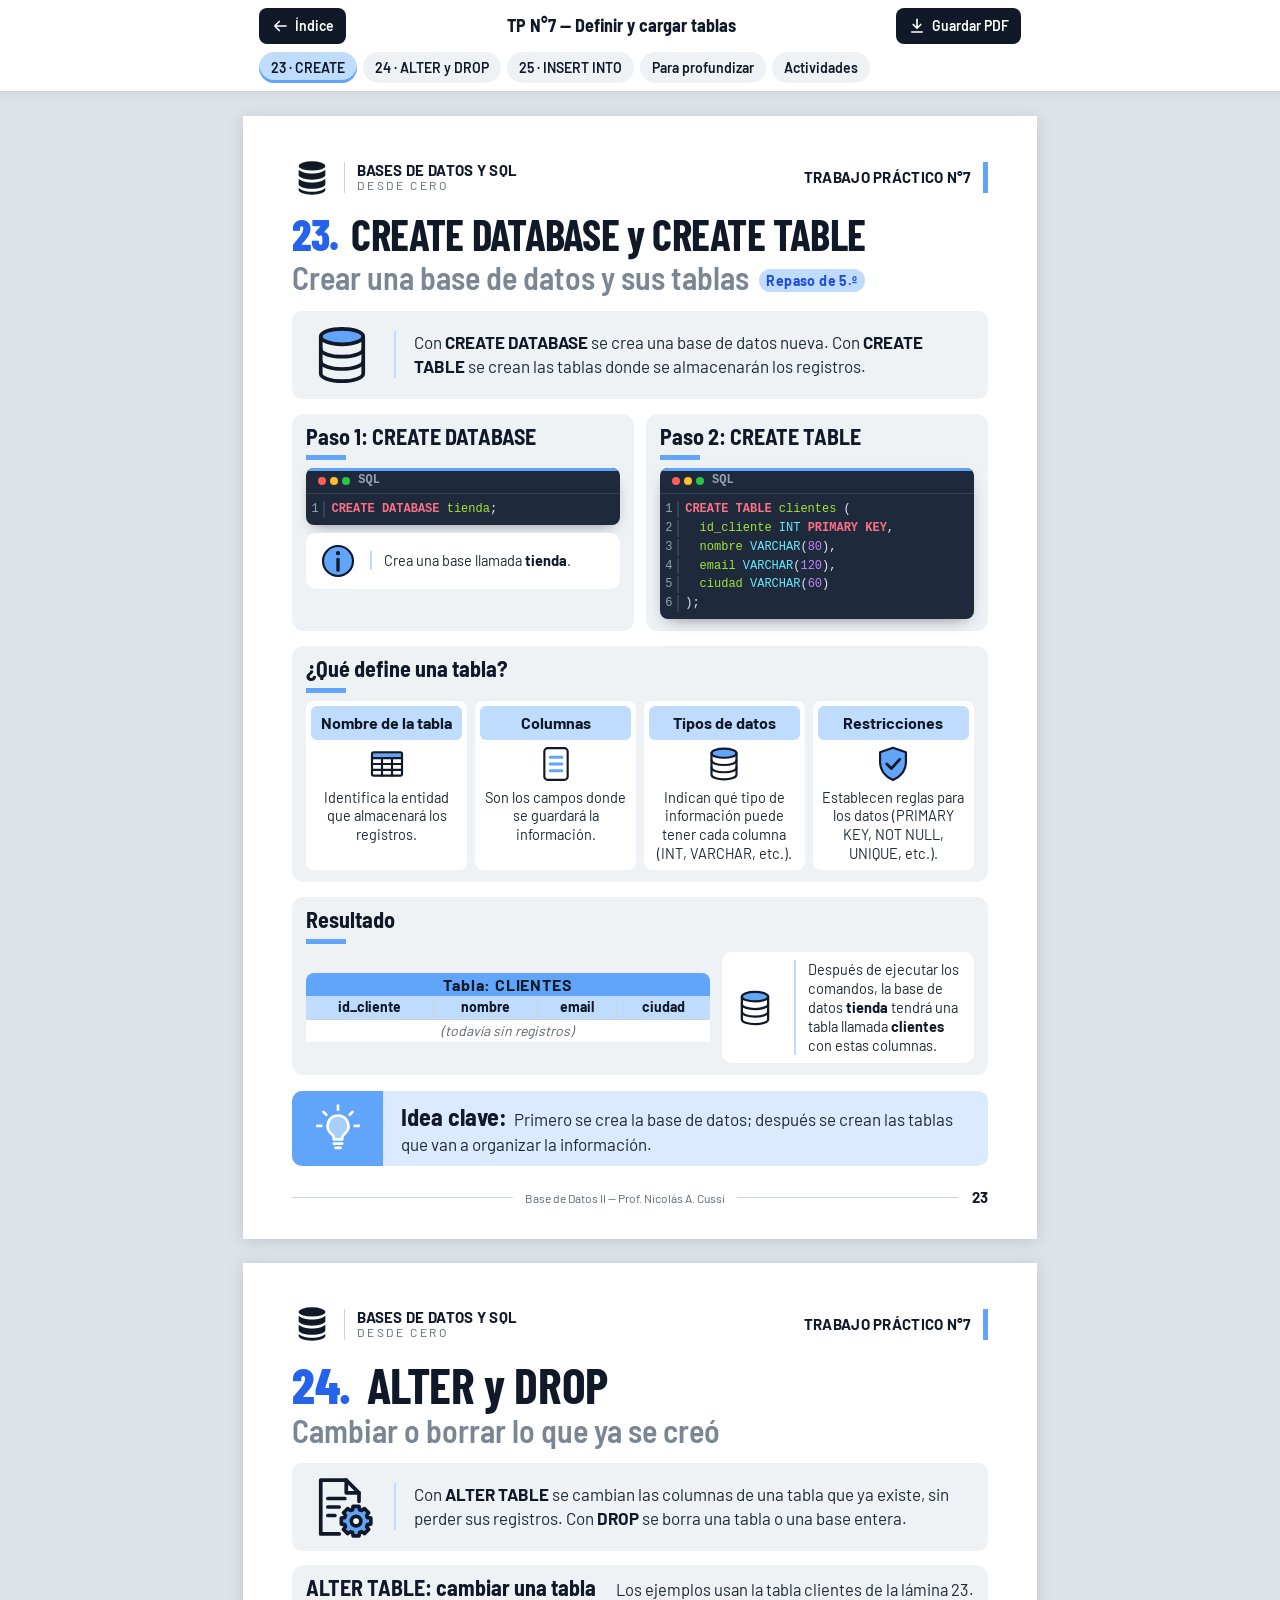
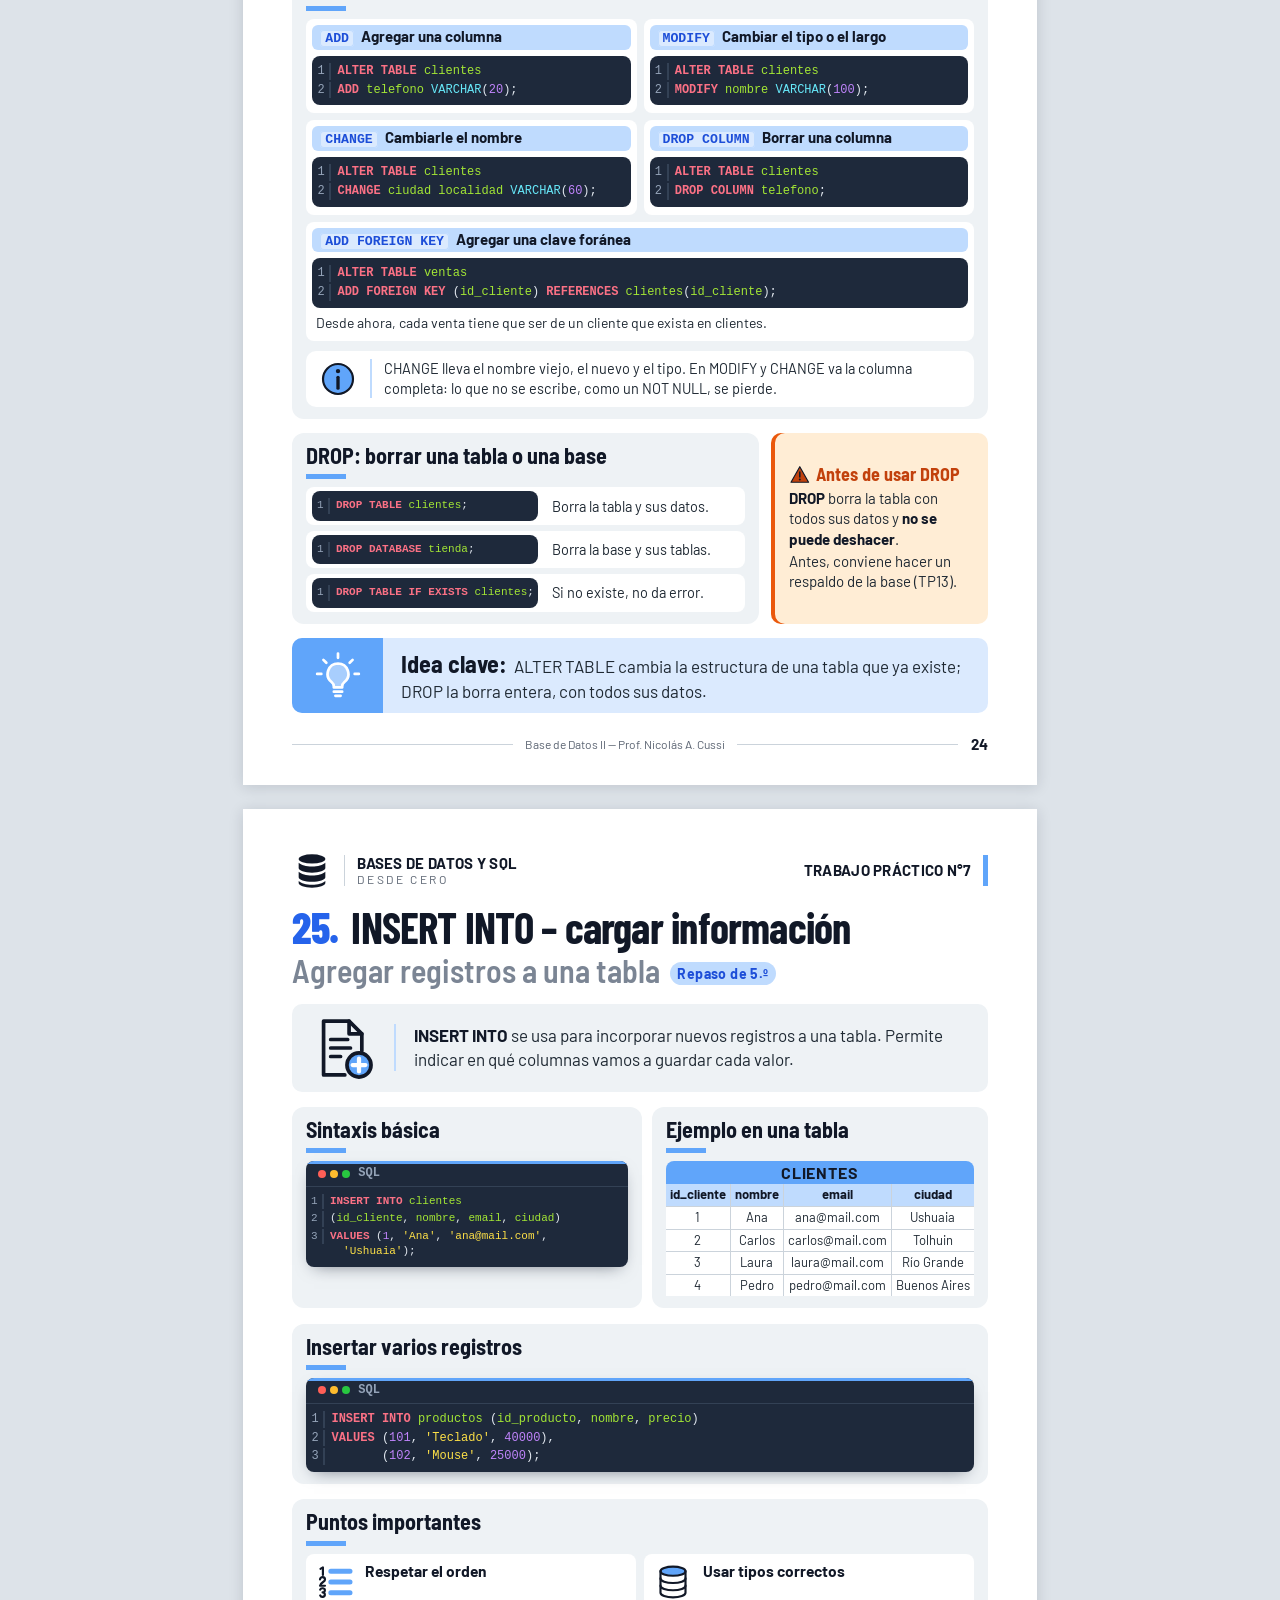
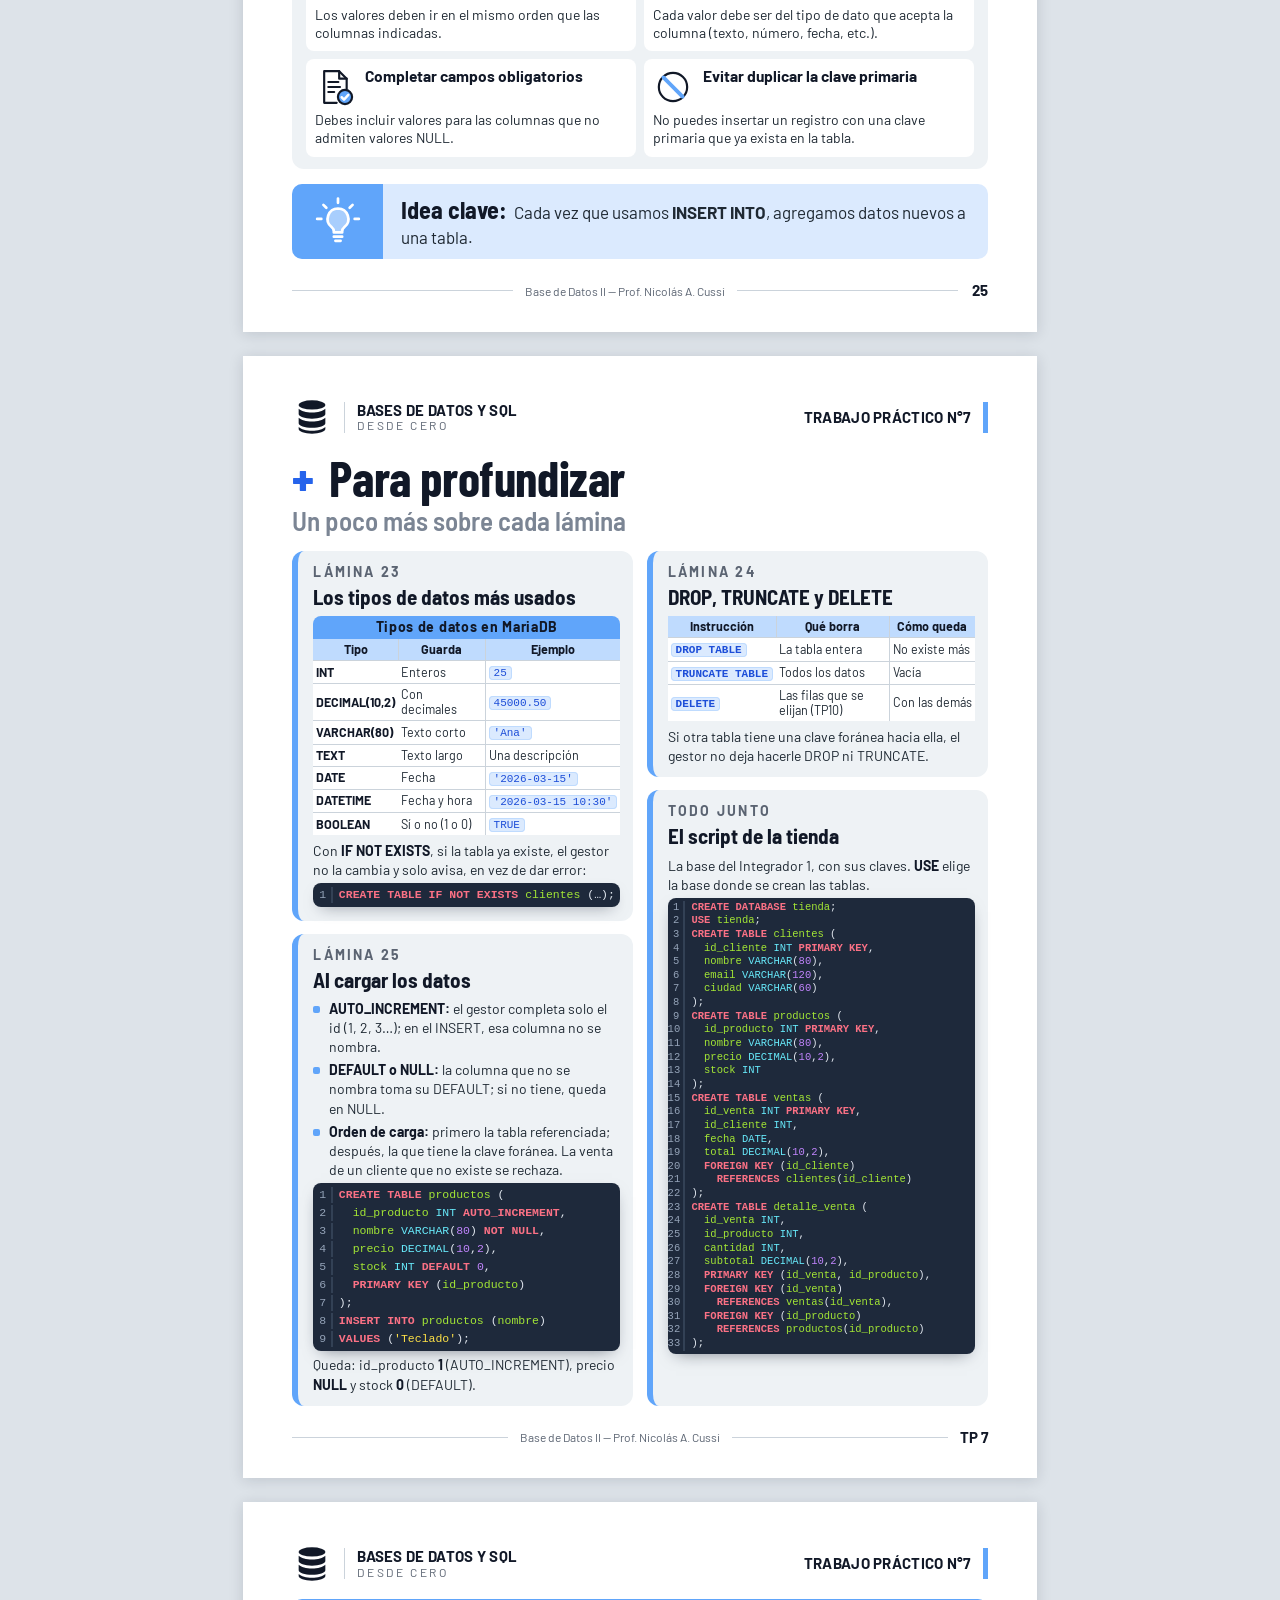
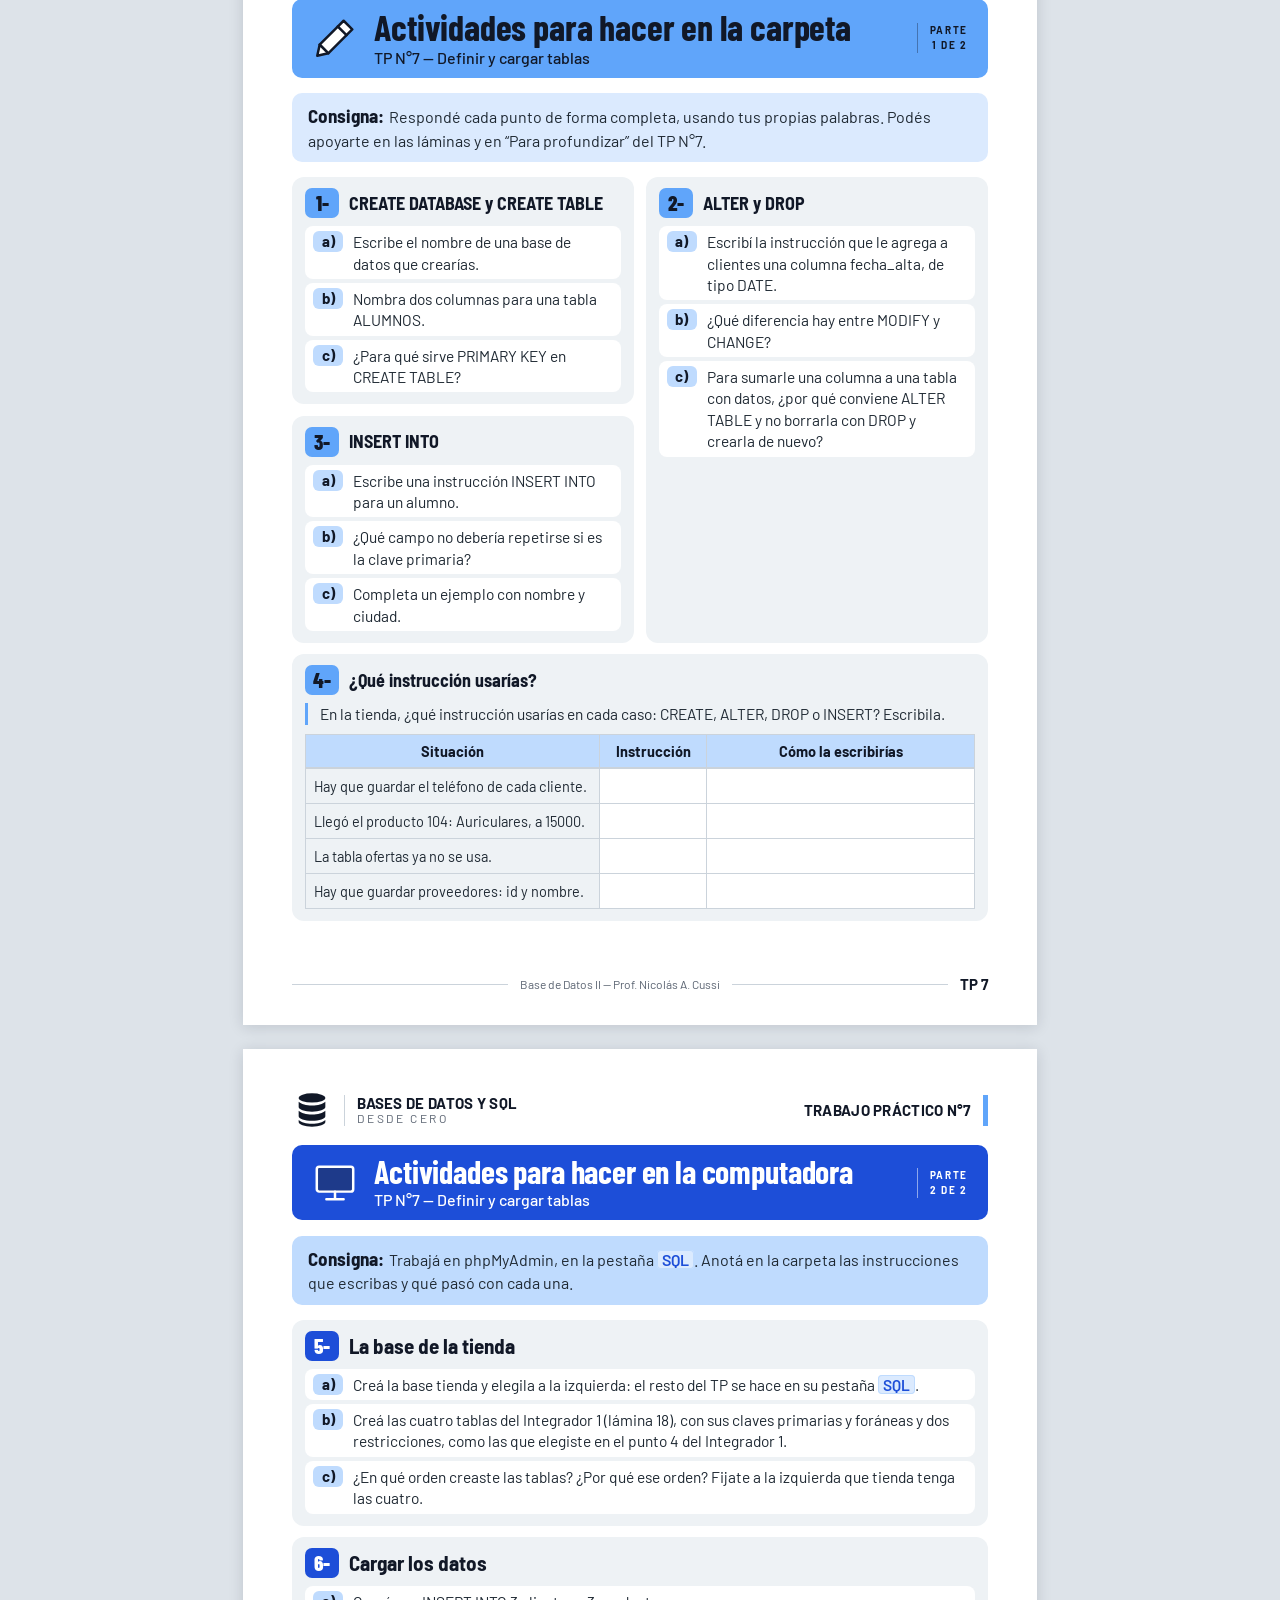
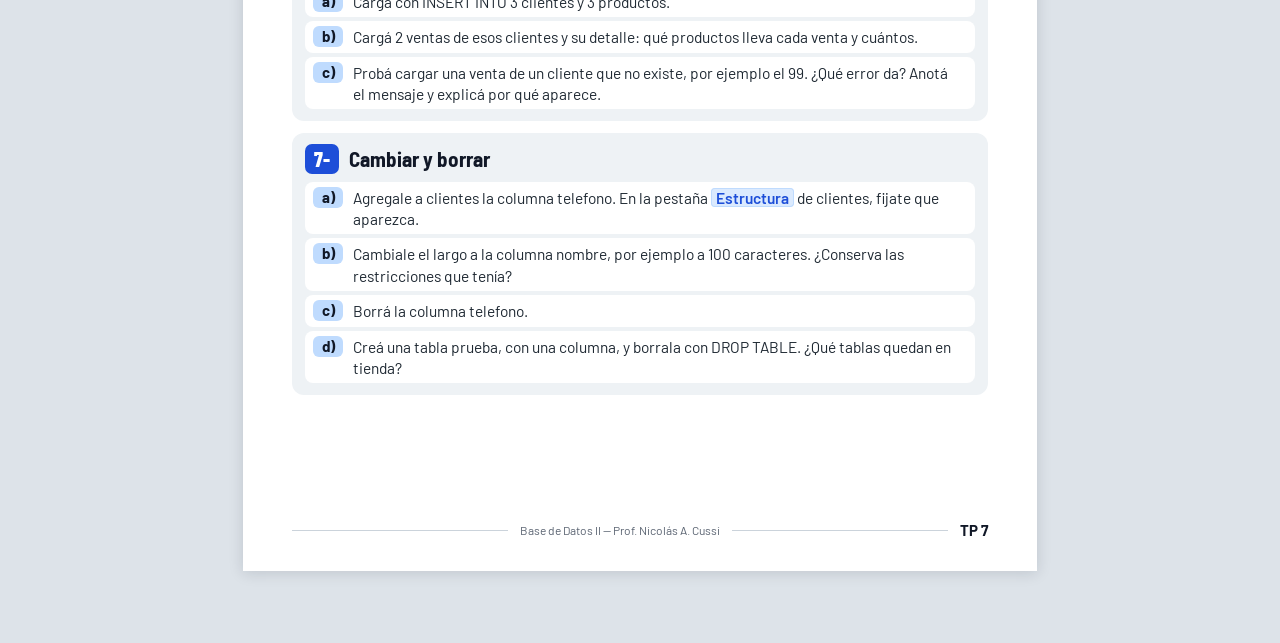
<file: unidades/tp07.html>
<!DOCTYPE html>
<html lang="es-AR">
<head>
  <meta charset="utf-8">
  <meta name="viewport" content="width=device-width, initial-scale=1">
  <title>TP N°7 — Definir y cargar tablas · Base de Datos II</title>
  <meta name="description" content="TP N°7 de Base de Datos II: CREATE DATABASE y CREATE TABLE, ALTER TABLE y DROP para cambiar o borrar lo que ya se creó, e INSERT INTO para cargar registros. Prof. Nicolás A. Cussi.">
  <meta name="theme-color" content="#60A5FA">
  <!-- Vista previa del enlace (WhatsApp, Classroom, etc.) -->
  <meta property="og:type" content="website">
  <meta property="og:locale" content="es_AR">
  <meta property="og:site_name" content="Base de Datos II · Cuadernillo Digital">
  <meta property="og:title" content="TP N°7 — Definir y cargar tablas · Base de Datos II">
  <meta property="og:description" content="6.º año · Prof. Nicolás A. Cussi">
  <meta property="og:url" content="https://prof-nkocussi.github.io/App-Web-Base-de-Datos-2/unidades/tp07.html">
  <meta property="og:image" content="https://prof-nkocussi.github.io/App-Web-Base-de-Datos-2/assets/img/miniatura.png">
  <meta property="og:image:width" content="1200">
  <meta property="og:image:height" content="630">
  <meta property="og:image:alt" content="Base de Datos II, cuadernillo digital de 6.º año">
  <meta name="twitter:card" content="summary_large_image">
  <link rel="preload" href="../assets/fonts/barlow-latin-400-normal.woff2" as="font" type="font/woff2" crossorigin>
  <link rel="preload" href="../assets/fonts/barlow-semi-condensed-latin-700-normal.woff2" as="font" type="font/woff2" crossorigin>
  <link rel="stylesheet" href="../assets/css/estilos.css">
</head>
<body data-tp="7" class="modulo-3">

<!-- ====== Íconos (SVG simples, rehechos a partir del PDF) ====== -->
<svg width="0" height="0" style="position:absolute" aria-hidden="true" focusable="false">
  <defs>
    <symbol id="i-db-solido" viewBox="0 0 48 48">
      <g style="fill:currentColor;stroke:none">
        <ellipse cx="24" cy="9.5" rx="16" ry="5.5"/>
        <path d="M8 14c2.8 2.9 9.1 4.5 16 4.5S37.2 16.9 40 14v6.5c0 3-7.2 5.5-16 5.5S8 23.5 8 20.5z"/>
        <path d="M8 25c2.8 2.9 9.1 4.5 16 4.5S37.2 27.9 40 25v6.5c0 3-7.2 5.5-16 5.5S8 34.5 8 31.5z"/>
        <path d="M8 36c2.8 2.9 9.1 4.5 16 4.5S37.2 38.9 40 36v2.5c0 3-7.2 5.5-16 5.5S8 41.5 8 38.5z"/>
      </g>
    </symbol>
    <symbol id="i-db" viewBox="0 0 48 48">
      <ellipse cx="24" cy="11" rx="15" ry="5.5" style="fill:var(--ac)"/>
      <path d="M9 11v26c0 3 6.7 5.5 15 5.5S39 40 39 37V11"/>
      <path d="M9 19.7c0 3 6.7 5.5 15 5.5s15-2.5 15-5.5M9 28.4c0 3 6.7 5.5 15 5.5s15-2.5 15-5.5"/>
    </symbol>
    <symbol id="i-info" viewBox="0 0 48 48">
      <circle cx="24" cy="24" r="18" style="fill:var(--ac)"/>
      <path d="M24 22v13" style="stroke-width:4"/>
      <circle cx="24" cy="14.5" r="2.6" style="fill:currentColor;stroke:none"/>
    </symbol>
    <symbol id="i-tabla" viewBox="0 0 48 48">
      <path d="M7.3 11.3h33.4V17H7.3z" style="fill:var(--ac);stroke:none"/>
      <rect x="6" y="10" width="36" height="28" rx="2"/>
      <path d="M6 17h36M6 24h36M6 31h36M18 17v21M30 17v21"/>
    </symbol>
    <symbol id="i-campos" viewBox="0 0 48 48">
      <rect x="10" y="5" width="28" height="38" rx="4"/>
      <path d="M17 16h14M17 24h14M17 32h14" style="stroke:var(--ac);stroke-width:3.6"/>
    </symbol>
    <symbol id="i-escudo" viewBox="0 0 48 48">
      <path d="M24 4.5 39.5 10v11.5c0 10.2-6.6 18.2-15.5 21.8C15.1 39.7 8.5 31.7 8.5 21.5V10z" style="fill:var(--ac)"/>
      <path d="M16.5 24l5.5 5.5 10-11" style="stroke-width:3.4"/>
    </symbol>
    <symbol id="i-doc-engranaje" viewBox="0 0 48 48">
      <path d="M22 43H9V5h18l9 9v6"/>
      <path d="M27 5v9h9"/>
      <path d="M14 18h12M14 24h8M14 30h5"/>
      <g transform="translate(20.5 20.5) scale(.56)" style="stroke-width:4.6">
        <path d="M38.3 19.6 42.6 20.2 42.6 27.8 38.3 28.4 37.3 31 39.8 34.5 34.5 39.8 31 37.3 28.4 38.3 27.8 42.6 20.2 42.6 19.6 38.3 17 37.3 13.5 39.8 8.2 34.5 10.7 31 9.7 28.4 5.4 27.8 5.4 20.2 9.7 19.6 10.7 17 8.2 13.5 13.5 8.2 17 10.7 19.6 9.7 20.2 5.4 27.8 5.4 28.4 9.7 31 10.7 34.5 8.2 39.8 13.5 37.3 17Z" style="fill:var(--ac)"/>
        <circle cx="24" cy="24" r="6" style="fill:#fff"/>
      </g>
    </symbol>
    <symbol id="i-alerta" viewBox="0 0 48 48">
      <path d="M24 6 43.5 40.5h-39z" style="fill:var(--ac)"/>
      <path d="M24 18v11" style="stroke-width:3.4"/>
      <circle cx="24" cy="34.6" r="2.3" style="fill:currentColor;stroke:none"/>
    </symbol>
    <symbol id="i-doc-mas" viewBox="0 0 48 48">
      <path d="M38 26V14l-9-9H11v38h15"/>
      <path d="M29 5v9h9"/>
      <path d="M16 18h12M16 24h14M16 30h7"/>
      <circle cx="36" cy="36" r="8.5" style="fill:var(--ac)"/>
      <path d="M36 31.5v9M31.5 36h9" style="stroke:#fff;stroke-width:3"/>
    </symbol>
    <symbol id="i-orden" viewBox="0 0 48 48">
      <path d="M19 11h23M19 24h23M19 37h23" style="stroke:var(--ac);stroke-width:6"/>
      <path d="M6.5 8.2 9.5 6.5v9" style="stroke-width:2.6"/>
      <path d="M6 21a3 3 0 0 1 6 .3c0 2.6-6 3.6-6 7.2h6" style="stroke-width:2.6"/>
      <path d="M6.2 33.2a2.9 2.5 0 1 1 2.9 3.3 2.9 2.7 0 1 1-2.9 3.6" style="stroke-width:2.6"/>
    </symbol>
    <symbol id="i-doc-check" viewBox="0 0 48 48">
      <path d="M38 26V14l-9-9H11v38h15"/>
      <path d="M29 5v9h9"/>
      <path d="M16 18h12M16 24h14M16 30h7"/>
      <circle cx="36" cy="36" r="8.5" style="fill:var(--ac)"/>
      <path d="M32 36.3l2.8 2.8 5.2-5.6" style="stroke:#fff;stroke-width:3"/>
    </symbol>
    <symbol id="i-prohibido" viewBox="0 0 48 48">
      <circle cx="24" cy="24" r="17"/>
      <path d="M12.5 12.5l23 23" style="stroke:var(--ac);stroke-width:4.5"/>
    </symbol>
    <symbol id="i-lapiz" viewBox="0 0 48 48">
      <path d="M33 6l9 9-25 25-9-9z" style="fill:var(--ac)"/>
      <path d="M8 31 5.5 42.5 17 40z" style="fill:#fff"/>
      <path d="M27 12l9 9"/>
    </symbol>
    <symbol id="i-compu" viewBox="0 0 48 48">
      <rect x="5" y="7" width="38" height="26" rx="2.5" style="fill:var(--ac)"/>
      <path d="M24 33v7M15 41h18"/>
    </symbol>
    <symbol id="i-foco" viewBox="0 0 48 48">
      <path d="M24 2.5v4M10 8.5l2.8 2.8M38 8.5l-2.8 2.8M4 22h4M40 22h4"/>
      <path d="M24 12a10 10 0 0 0-6.2 17.8c1.4 1.2 2.2 2.6 2.2 4.2v1h8v-1c0-1.6.8-3 2.2-4.2A10 10 0 0 0 24 12z" style="fill:var(--ac)"/>
      <path d="M20 39h8M21.5 43h5"/>
    </symbol>
    <symbol id="i-descarga" viewBox="0 0 24 24">
      <path d="M12 3v12M7 10l5 5 5-5M5 20h14"/>
    </symbol>
    <symbol id="i-atras" viewBox="0 0 24 24">
      <path d="M20 12H5M11 6l-6 6 6 6"/>
    </symbol>
  </defs>
</svg>

<a class="saltar" href="#contenido">Saltar al contenido</a>

<header class="barra">
  <div class="barra__fila">
    <a class="boton barra__volver" href="../indice.html"><svg aria-hidden="true" focusable="false"><use href="#i-atras"/></svg><span>Índice</span></a>
    <span class="barra__titulo">TP N°7 — Definir y cargar tablas</span>
    <button class="boton" type="button" data-imprimir aria-label="Guardar en PDF">
      <svg aria-hidden="true" focusable="false"><use href="#i-descarga"/></svg><span><span class="boton__largo">Guardar </span>PDF</span>
    </button>
  </div>
  <nav class="partes" aria-label="Partes del TP N°7">
    <a href="#pag-23">23 · CREATE</a>
    <a href="#pag-24">24 · ALTER y DROP</a>
    <a href="#pag-25">25 · INSERT INTO</a>
    <a href="#profundizar">Para profundizar</a>
    <a href="#actividades">Actividades</a>
  </nav>
</header>

<main id="contenido" class="laminas">
  <h1 class="sr-only">TP N°7 — Definir y cargar tablas</h1>

  <!-- =================== LÁMINA 23 (PDF pág. 25) =================== -->
  <article class="lamina lamina--densa lamina--compacta" id="pag-23" aria-labelledby="t23">
    <div class="cab" aria-hidden="true">
      <svg class="cab__logo"><use href="#i-db-solido"/></svg>
      <div class="cab__marca"><b>BASES DE DATOS Y SQL</b><span>DESDE CERO</span></div>
      <div class="cab__lema">TRABAJO PRÁCTICO <span class="cab__lema-n">N°7</span></div>
      <span class="cab__raya"></span>
    </div>

    <div class="tit">
      <h2 class="tit__h tit__h--largo" id="t23"><span class="tit__num">23.</span> CREATE DATABASE y CREATE TABLE</h2>
      <p class="tit__sub">Crear una base de datos y sus tablas <span class="etq etq--repaso">Repaso de 5.º</span></p>
    </div>

    <div class="intro">
      <svg class="ico ico--xl" aria-hidden="true" focusable="false"><use href="#i-db"/></svg>
      <p>Con <strong>CREATE DATABASE</strong> se crea una base de datos nueva. Con <strong>CREATE TABLE</strong> se crean las tablas donde se almacenarán los registros.</p>
    </div>

    <div class="lado-a-lado lado-a-lado--ej">
      <section class="panel" aria-labelledby="p23-1">
        <div class="panel__cab"><h3 class="subtitulo" id="p23-1">Paso 1: CREATE DATABASE</h3></div>
        <div class="ventana-cod ventana-cod--sql">
          <div class="ventana-cod__barra" aria-hidden="true">SQL</div>
          <ol class="pseudo pseudo--sql" aria-label="Código SQL que crea la base tienda">
            <li><span class="pseudo__c"><b>CREATE DATABASE</b> <span class="t-atr">tienda</span>;</span></li>
          </ol>
        </div>
        <div class="intro">
          <svg class="ico" aria-hidden="true" focusable="false"><use href="#i-info"/></svg>
          <p>Crea una base llamada <strong>tienda</strong>.</p>
        </div>
      </section>

      <section class="panel" aria-labelledby="p23-2">
        <div class="panel__cab"><h3 class="subtitulo" id="p23-2">Paso 2: CREATE TABLE</h3></div>
        <div class="ventana-cod ventana-cod--sql">
          <div class="ventana-cod__barra" aria-hidden="true">SQL</div>
          <ol class="pseudo pseudo--sql" aria-label="Código SQL que crea la tabla clientes">
            <li><span class="pseudo__c"><b>CREATE TABLE</b> <span class="t-atr">clientes</span> (</span></li>
            <li class="i1"><span class="pseudo__c"><span class="t-atr">id_cliente</span> <span class="t-fun">INT</span> <b>PRIMARY KEY</b>,</span></li>
            <li class="i1"><span class="pseudo__c"><span class="t-atr">nombre</span> <span class="t-fun">VARCHAR</span>(<span class="t-num">80</span>),</span></li>
            <li class="i1"><span class="pseudo__c"><span class="t-atr">email</span> <span class="t-fun">VARCHAR</span>(<span class="t-num">120</span>),</span></li>
            <li class="i1"><span class="pseudo__c"><span class="t-atr">ciudad</span> <span class="t-fun">VARCHAR</span>(<span class="t-num">60</span>)</span></li>
            <li><span class="pseudo__c">);</span></li>
          </ol>
        </div>
      </section>
    </div>

    <section class="panel" aria-labelledby="d23">
      <div class="panel__cab"><h3 class="subtitulo" id="d23">¿Qué define una tabla?</h3></div>
      <ul class="ambitos ambitos--4 define-tabla">
        <li class="tarjeta"><h4 class="tarjeta__cab">Nombre de la tabla</h4><svg class="ico ico--l" aria-hidden="true" focusable="false"><use href="#i-tabla"/></svg><p>Identifica la entidad que almacenará los registros.</p></li>
        <li class="tarjeta"><h4 class="tarjeta__cab">Columnas</h4><svg class="ico ico--l" aria-hidden="true" focusable="false"><use href="#i-campos"/></svg><p>Son los campos donde se guardará la información.</p></li>
        <li class="tarjeta"><h4 class="tarjeta__cab">Tipos de datos</h4><svg class="ico ico--l" aria-hidden="true" focusable="false"><use href="#i-db"/></svg><p>Indican qué tipo de información puede tener cada columna (INT, VARCHAR, etc.).</p></li>
        <li class="tarjeta"><h4 class="tarjeta__cab">Restricciones</h4><svg class="ico ico--l" aria-hidden="true" focusable="false"><use href="#i-escudo"/></svg><p>Establecen reglas para los datos (PRIMARY KEY, NOT NULL, UNIQUE, etc.).</p></li>
      </ul>
    </section>

    <section class="panel" aria-labelledby="r23">
      <div class="panel__cab"><h3 class="subtitulo" id="r23">Resultado</h3></div>
      <div class="resultado">
        <table class="tabla-ej">
          <caption>Tabla: CLIENTES</caption>
          <thead>
            <tr><th scope="col">id_cliente</th><th scope="col">nombre</th><th scope="col">email</th><th scope="col">ciudad</th></tr>
          </thead>
          <tbody>
            <tr><td colspan="4" class="tabla-ej__vacia">(todavía sin registros)</td></tr>
          </tbody>
        </table>
        <div class="intro">
          <svg class="ico ico--l" aria-hidden="true" focusable="false"><use href="#i-db"/></svg>
          <p>Después de ejecutar los comandos, la base de datos <strong>tienda</strong> tendrá una tabla llamada <strong>clientes</strong> con estas columnas.</p>
        </div>
      </div>
    </section>

    <aside class="idea" aria-label="Idea clave">
      <span class="idea__ico"><svg class="ico" aria-hidden="true" focusable="false"><use href="#i-foco"/></svg></span>
      <p><strong>Idea clave:</strong> Primero se crea la base de datos; después se crean las tablas que van a organizar la información.</p>
    </aside>

    <footer class="pie">
      <span class="pie__linea"></span>
      <span>Base de Datos II — Prof. Nicolás A. Cussi</span>
      <span class="pie__linea"></span>
      <span class="pie__num" aria-label="Página 23">23</span>
    </footer>
  </article>

  <!-- =================== LÁMINA 24 (contenido nuevo, no está en el PDF) =================== -->
  <article class="lamina lamina--densa lamina--compacta" id="pag-24" aria-labelledby="t24" data-origen="nuevo">
    <div class="cab" aria-hidden="true">
      <svg class="cab__logo"><use href="#i-db-solido"/></svg>
      <div class="cab__marca"><b>BASES DE DATOS Y SQL</b><span>DESDE CERO</span></div>
      <div class="cab__lema">TRABAJO PRÁCTICO <span class="cab__lema-n">N°7</span></div>
      <span class="cab__raya"></span>
    </div>

    <div class="tit">
      <h2 class="tit__h" id="t24"><span class="tit__num">24.</span> ALTER y DROP</h2>
      <p class="tit__sub">Cambiar o borrar lo que ya se creó</p>
    </div>

    <div class="intro">
      <svg class="ico ico--xl" aria-hidden="true" focusable="false"><use href="#i-doc-engranaje"/></svg>
      <p>Con <strong>ALTER TABLE</strong> se cambian las columnas de una tabla que ya existe, sin perder sus registros. Con <strong>DROP</strong> se borra una tabla o una base entera.</p>
    </div>

    <section class="panel" aria-labelledby="a24">
      <div class="panel__cab panel__cab--texto"><h3 class="subtitulo" id="a24">ALTER TABLE: cambiar una tabla</h3><p class="texto">Los ejemplos usan la tabla clientes de la lámina 23.</p></div>
      <ul class="ej-sql ej-sql--alter">
        <li>
          <h4 class="ej-sql__tit"><code class="cod-sql">ADD</code> Agregar una columna</h4>
          <div class="ventana-cod ventana-cod--sql">
            <ol class="pseudo pseudo--sql" aria-label="Código SQL que le agrega a clientes la columna telefono">
              <li><span class="pseudo__c"><b>ALTER TABLE</b> <span class="t-atr">clientes</span></span></li>
              <li><span class="pseudo__c"><b>ADD</b> <span class="t-atr">telefono</span> <span class="t-fun">VARCHAR</span>(<span class="t-num">20</span>);</span></li>
            </ol>
          </div>
        </li>
        <li>
          <h4 class="ej-sql__tit"><code class="cod-sql">MODIFY</code> Cambiar el tipo o el largo</h4>
          <div class="ventana-cod ventana-cod--sql">
            <ol class="pseudo pseudo--sql" aria-label="Código SQL que cambia el largo de la columna nombre a 100 caracteres">
              <li><span class="pseudo__c"><b>ALTER TABLE</b> <span class="t-atr">clientes</span></span></li>
              <li><span class="pseudo__c"><b>MODIFY</b> <span class="t-atr">nombre</span> <span class="t-fun">VARCHAR</span>(<span class="t-num">100</span>);</span></li>
            </ol>
          </div>
        </li>
        <li>
          <h4 class="ej-sql__tit"><code class="cod-sql">CHANGE</code> Cambiarle el nombre</h4>
          <div class="ventana-cod ventana-cod--sql">
            <ol class="pseudo pseudo--sql" aria-label="Código SQL que le cambia el nombre a la columna ciudad por localidad">
              <li><span class="pseudo__c"><b>ALTER TABLE</b> <span class="t-atr">clientes</span></span></li>
              <li><span class="pseudo__c"><b>CHANGE</b> <span class="t-atr">ciudad</span> <span class="t-atr">localidad</span> <span class="t-fun">VARCHAR</span>(<span class="t-num">60</span>);</span></li>
            </ol>
          </div>
        </li>
        <li>
          <h4 class="ej-sql__tit"><code class="cod-sql">DROP COLUMN</code> Borrar una columna</h4>
          <div class="ventana-cod ventana-cod--sql">
            <ol class="pseudo pseudo--sql" aria-label="Código SQL que borra la columna telefono de clientes">
              <li><span class="pseudo__c"><b>ALTER TABLE</b> <span class="t-atr">clientes</span></span></li>
              <li><span class="pseudo__c"><b>DROP COLUMN</b> <span class="t-atr">telefono</span>;</span></li>
            </ol>
          </div>
        </li>
        <li>
          <h4 class="ej-sql__tit"><code class="cod-sql">ADD FOREIGN KEY</code> Agregar una clave foránea</h4>
          <div class="ventana-cod ventana-cod--sql">
            <ol class="pseudo pseudo--sql" aria-label="Código SQL que le agrega a ventas una clave foránea hacia clientes">
              <li><span class="pseudo__c"><b>ALTER TABLE</b> <span class="t-atr">ventas</span></span></li>
              <li><span class="pseudo__c"><b>ADD FOREIGN KEY</b> (<span class="t-atr">id_cliente</span>) <b>REFERENCES</b> <span class="t-atr">clientes</span>(<span class="t-atr">id_cliente</span>);</span></li>
            </ol>
          </div>
          <p>Desde ahora, cada venta tiene que ser de un cliente que exista en clientes.</p>
        </li>
      </ul>
      <div class="intro">
        <svg class="ico" aria-hidden="true" focusable="false"><use href="#i-info"/></svg>
        <p>CHANGE lleva el nombre viejo, el nuevo y el tipo. En MODIFY y CHANGE va la columna completa: lo que no se escribe, como un NOT NULL, se pierde.</p>
      </div>
    </section>

    <div class="lado-a-lado lado-a-lado--drop">
      <section class="panel" aria-labelledby="d24">
        <div class="panel__cab"><h3 class="subtitulo" id="d24">DROP: borrar una tabla o una base</h3></div>
        <ul class="drops">
          <li>
            <div class="ventana-cod ventana-cod--sql">
              <ol class="pseudo pseudo--sql" aria-label="Código SQL que borra la tabla clientes">
                <li><span class="pseudo__c"><b>DROP TABLE</b> <span class="t-atr">clientes</span>;</span></li>
              </ol>
            </div>
            <p>Borra la tabla y sus datos.</p>
          </li>
          <li>
            <div class="ventana-cod ventana-cod--sql">
              <ol class="pseudo pseudo--sql" aria-label="Código SQL que borra la base tienda">
                <li><span class="pseudo__c"><b>DROP DATABASE</b> <span class="t-atr">tienda</span>;</span></li>
              </ol>
            </div>
            <p>Borra la base y sus tablas.</p>
          </li>
          <li>
            <div class="ventana-cod ventana-cod--sql">
              <ol class="pseudo pseudo--sql" aria-label="Código SQL que borra la tabla clientes solo si existe">
                <li><span class="pseudo__c"><b>DROP TABLE IF EXISTS</b> <span class="t-atr">clientes</span>;</span></li>
              </ol>
            </div>
            <p>Si no existe, no da error.</p>
          </li>
        </ul>
      </section>

      <div class="nota nota--importante">
        <h3><svg class="ico tit-ico" aria-hidden="true" focusable="false"><use href="#i-alerta"/></svg>Antes de usar DROP</h3>
        <p><strong>DROP</strong> borra la tabla con todos sus datos y <strong>no se puede deshacer</strong>.</p>
        <p>Antes, conviene hacer un respaldo de la base (TP13).</p>
      </div>
    </div>

    <aside class="idea" aria-label="Idea clave">
      <span class="idea__ico"><svg class="ico" aria-hidden="true" focusable="false"><use href="#i-foco"/></svg></span>
      <p><strong>Idea clave:</strong> ALTER TABLE cambia la estructura de una tabla que ya existe; DROP la borra entera, con todos sus datos.</p>
    </aside>

    <footer class="pie">
      <span class="pie__linea"></span>
      <span>Base de Datos II — Prof. Nicolás A. Cussi</span>
      <span class="pie__linea"></span>
      <span class="pie__num" aria-label="Página 24">24</span>
    </footer>
  </article>

  <!-- =================== LÁMINA 25 (PDF pág. 26) =================== -->
  <article class="lamina lamina--densa lamina--compacta" id="pag-25" aria-labelledby="t25">
    <div class="cab" aria-hidden="true">
      <svg class="cab__logo"><use href="#i-db-solido"/></svg>
      <div class="cab__marca"><b>BASES DE DATOS Y SQL</b><span>DESDE CERO</span></div>
      <div class="cab__lema">TRABAJO PRÁCTICO <span class="cab__lema-n">N°7</span></div>
      <span class="cab__raya"></span>
    </div>

    <div class="tit">
      <h2 class="tit__h tit__h--largo" id="t25"><span class="tit__num">25.</span> INSERT INTO – cargar información</h2>
      <p class="tit__sub">Agregar registros a una tabla <span class="etq etq--repaso">Repaso de 5.º</span></p>
    </div>

    <div class="intro">
      <svg class="ico ico--xl" aria-hidden="true" focusable="false"><use href="#i-doc-mas"/></svg>
      <p><strong>INSERT INTO</strong> se usa para incorporar nuevos registros a una tabla. Permite indicar en qué columnas vamos a guardar cada valor.</p>
    </div>

    <div class="lado-a-lado lado-a-lado--ej lado-a-lado--insert">
      <section class="panel" aria-labelledby="s25">
        <div class="panel__cab"><h3 class="subtitulo" id="s25">Sintaxis básica</h3></div>
        <div class="ventana-cod ventana-cod--sql">
          <div class="ventana-cod__barra" aria-hidden="true">SQL</div>
          <ol class="pseudo pseudo--sql" aria-label="Código SQL que inserta a Ana en la tabla clientes">
            <li><span class="pseudo__c"><b>INSERT INTO</b> <span class="t-atr">clientes</span></span></li>
            <li><span class="pseudo__c">(<span class="t-atr">id_cliente</span>, <span class="t-atr">nombre</span>, <span class="t-atr">email</span>, <span class="t-atr">ciudad</span>)</span></li>
            <li><span class="pseudo__c"><b>VALUES</b> (<span class="t-num">1</span>, <span class="t-str">'Ana'</span>, <span class="t-str">'ana@mail.com'</span>, <span class="t-str">'Ushuaia'</span>);</span></li>
          </ol>
        </div>
      </section>

      <section class="panel" aria-labelledby="e25">
        <div class="panel__cab"><h3 class="subtitulo" id="e25">Ejemplo en una tabla</h3></div>
        <table class="tabla-ej">
          <caption>CLIENTES</caption>
          <thead>
            <tr><th scope="col">id_cliente</th><th scope="col">nombre</th><th scope="col">email</th><th scope="col">ciudad</th></tr>
          </thead>
          <tbody>
            <tr><td>1</td><td>Ana</td><td>ana@mail.com</td><td>Ushuaia</td></tr>
            <tr><td>2</td><td>Carlos</td><td>carlos@mail.com</td><td>Tolhuin</td></tr>
            <tr><td>3</td><td>Laura</td><td>laura@mail.com</td><td>Río Grande</td></tr>
            <tr><td>4</td><td>Pedro</td><td>pedro@mail.com</td><td>Buenos Aires</td></tr>
          </tbody>
        </table>
      </section>
    </div>

    <section class="panel" aria-labelledby="v25">
      <div class="panel__cab"><h3 class="subtitulo" id="v25">Insertar varios registros</h3></div>
      <div class="ventana-cod ventana-cod--sql">
        <div class="ventana-cod__barra" aria-hidden="true">SQL</div>
        <ol class="pseudo pseudo--sql" aria-label="Código SQL que inserta dos productos en una sola instrucción: Teclado y Mouse">
          <li><span class="pseudo__c"><b>INSERT INTO</b> <span class="t-atr">productos</span> (<span class="t-atr">id_producto</span>, <span class="t-atr">nombre</span>, <span class="t-atr">precio</span>)</span></li>
          <li><span class="pseudo__c"><b>VALUES</b> (<span class="t-num">101</span>, <span class="t-str">'Teclado'</span>, <span class="t-num">40000</span>),</span></li>
          <li class="i-values"><span class="pseudo__c">(<span class="t-num">102</span>, <span class="t-str">'Mouse'</span>, <span class="t-num">25000</span>);</span></li>
        </ol>
      </div>
    </section>

    <section class="panel" aria-labelledby="i25">
      <div class="panel__cab"><h3 class="subtitulo" id="i25">Puntos importantes</h3></div>
      <ul class="ambitos ambitos--4 ambitos--fila puntos-insert">
        <li class="tarjeta"><svg class="ico" aria-hidden="true" focusable="false"><use href="#i-orden"/></svg><h4 class="tarjeta__cab">Respetar el orden</h4><p>Los valores deben ir en el mismo orden que las columnas indicadas.</p></li>
        <li class="tarjeta"><svg class="ico" aria-hidden="true" focusable="false"><use href="#i-db"/></svg><h4 class="tarjeta__cab">Usar tipos correctos</h4><p>Cada valor debe ser del tipo de dato que acepta la columna (texto, número, fecha, etc.).</p></li>
        <li class="tarjeta"><svg class="ico" aria-hidden="true" focusable="false"><use href="#i-doc-check"/></svg><h4 class="tarjeta__cab">Completar campos obligatorios</h4><p>Debes incluir valores para las columnas que no admiten valores NULL.</p></li>
        <li class="tarjeta"><svg class="ico" aria-hidden="true" focusable="false"><use href="#i-prohibido"/></svg><h4 class="tarjeta__cab">Evitar duplicar la clave primaria</h4><p>No puedes insertar un registro con una clave primaria que ya exista en la tabla.</p></li>
      </ul>
    </section>

    <aside class="idea" aria-label="Idea clave">
      <span class="idea__ico"><svg class="ico" aria-hidden="true" focusable="false"><use href="#i-foco"/></svg></span>
      <p><strong>Idea clave:</strong> Cada vez que usamos <b>INSERT INTO</b>, agregamos datos nuevos a una tabla.</p>
    </aside>

    <footer class="pie">
      <span class="pie__linea"></span>
      <span>Base de Datos II — Prof. Nicolás A. Cussi</span>
      <span class="pie__linea"></span>
      <span class="pie__num" aria-label="Página 25">25</span>
    </footer>
  </article>

  <!-- =================== PARA PROFUNDIZAR (contenido nuevo, no está en el PDF) =================== -->
  <article class="lamina lamina--pf" id="profundizar" aria-labelledby="tpf" data-origen="nuevo">
    <div class="cab" aria-hidden="true">
      <svg class="cab__logo"><use href="#i-db-solido"/></svg>
      <div class="cab__marca"><b>BASES DE DATOS Y SQL</b><span>DESDE CERO</span></div>
      <div class="cab__lema">TRABAJO PRÁCTICO <span class="cab__lema-n">N°7</span></div>
      <span class="cab__raya"></span>
    </div>

    <div class="tit">
      <h2 class="tit__h" id="tpf"><span class="tit__num">+</span> Para profundizar</h2>
      <p class="tit__sub">Un poco más sobre cada lámina</p>
    </div>

    <div class="pf-grid pf-grid--escalonada">
    <section class="pf" aria-labelledby="pf1">
      <p class="pf__etiqueta">Lámina 23</p>
      <h3 class="pf__titulo" id="pf1">Los tipos de datos más usados</h3>
      <table class="tabla-ej tabla-tipos">
        <caption>Tipos de datos en MariaDB</caption>
        <thead>
          <tr><th scope="col">Tipo</th><th scope="col">Guarda</th><th scope="col">Ejemplo</th></tr>
        </thead>
        <tbody>
          <tr><th scope="row">INT</th><td>Enteros</td><td><code class="cod-sql">25</code></td></tr>
          <tr><th scope="row">DECIMAL(10,2)</th><td>Con decimales</td><td><code class="cod-sql">45000.50</code></td></tr>
          <tr><th scope="row">VARCHAR(80)</th><td>Texto corto</td><td><code class="cod-sql">'Ana'</code></td></tr>
          <tr><th scope="row">TEXT</th><td>Texto largo</td><td>Una descripción</td></tr>
          <tr><th scope="row">DATE</th><td>Fecha</td><td><code class="cod-sql">'2026-03-15'</code></td></tr>
          <tr><th scope="row">DATETIME</th><td>Fecha y hora</td><td><code class="cod-sql">'2026-03-15 10:30'</code></td></tr>
          <tr><th scope="row">BOOLEAN</th><td>Sí o no (1 o 0)</td><td><code class="cod-sql">TRUE</code></td></tr>
        </tbody>
      </table>
      <p>Con <strong>IF NOT EXISTS</strong>, si la tabla ya existe, el gestor no la cambia y solo avisa, en vez de dar error:</p>
      <div class="ventana-cod ventana-cod--sql">
        <ol class="pseudo pseudo--sql" aria-label="Código SQL que crea la tabla clientes solo si todavía no existe">
          <li><span class="pseudo__c"><b>CREATE TABLE IF NOT EXISTS</b> <span class="t-atr">clientes</span> (…);</span></li>
        </ol>
      </div>
    </section>

    <section class="pf" aria-labelledby="pf2">
      <p class="pf__etiqueta">Lámina 24</p>
      <h3 class="pf__titulo" id="pf2">DROP, TRUNCATE y DELETE</h3>
      <table class="tabla-ej tabla-borrar">
        <caption class="sr-only">Qué borra cada una: DROP TABLE, TRUNCATE TABLE y DELETE</caption>
        <thead>
          <tr><th scope="col">Instrucción</th><th scope="col">Qué borra</th><th scope="col">Cómo queda</th></tr>
        </thead>
        <tbody>
          <tr><th scope="row"><code class="cod-sql">DROP TABLE</code></th><td>La tabla entera</td><td>No existe más</td></tr>
          <tr><th scope="row"><code class="cod-sql">TRUNCATE TABLE</code></th><td>Todos los datos</td><td>Vacía</td></tr>
          <tr><th scope="row"><code class="cod-sql">DELETE</code></th><td>Las filas que se elijan (TP10)</td><td>Con las demás</td></tr>
        </tbody>
      </table>
      <p>Si otra tabla tiene una clave foránea hacia ella, el gestor no deja hacerle DROP ni TRUNCATE.</p>
    </section>

    <section class="pf" aria-labelledby="pf3">
      <p class="pf__etiqueta">Lámina 25</p>
      <h3 class="pf__titulo" id="pf3">Al cargar los datos</h3>
      <ul class="pf__lista">
        <li><strong>AUTO_INCREMENT:</strong> el gestor completa solo el id (1, 2, 3…); en el INSERT, esa columna no se nombra.</li>
        <li><strong>DEFAULT o NULL:</strong> la columna que no se nombra toma su DEFAULT; si no tiene, queda en NULL.</li>
        <li><strong>Orden de carga:</strong> primero la tabla referenciada; después, la que tiene la clave foránea. La venta de un cliente que no existe se rechaza.</li>
      </ul>
      <div class="ventana-cod ventana-cod--sql">
        <ol class="pseudo pseudo--sql" aria-label="Código SQL que crea la tabla productos con id_producto AUTO_INCREMENT y stock con DEFAULT 0, y carga un producto nombrando solo la columna nombre">
          <li><span class="pseudo__c"><b>CREATE TABLE</b> <span class="t-atr">productos</span> (</span></li>
          <li class="i1"><span class="pseudo__c"><span class="t-atr">id_producto</span> <span class="t-fun">INT</span> <b>AUTO_INCREMENT</b>,</span></li>
          <li class="i1"><span class="pseudo__c"><span class="t-atr">nombre</span> <span class="t-fun">VARCHAR</span>(<span class="t-num">80</span>) <b>NOT NULL</b>,</span></li>
          <li class="i1"><span class="pseudo__c"><span class="t-atr">precio</span> <span class="t-fun">DECIMAL</span>(<span class="t-num">10</span>,<span class="t-num">2</span>),</span></li>
          <li class="i1"><span class="pseudo__c"><span class="t-atr">stock</span> <span class="t-fun">INT</span> <b>DEFAULT</b> <span class="t-num">0</span>,</span></li>
          <li class="i1"><span class="pseudo__c"><b>PRIMARY KEY</b> (<span class="t-atr">id_producto</span>)</span></li>
          <li><span class="pseudo__c">);</span></li>
          <li><span class="pseudo__c"><b>INSERT INTO</b> <span class="t-atr">productos</span> (<span class="t-atr">nombre</span>)</span></li>
          <li><span class="pseudo__c"><b>VALUES</b> (<span class="t-str">'Teclado'</span>);</span></li>
        </ol>
      </div>
      <p>Queda: id_producto <strong>1</strong> (AUTO_INCREMENT), precio <strong>NULL</strong> y stock <strong>0</strong> (DEFAULT).</p>
    </section>

    <section class="pf pf--script" aria-labelledby="pf4">
      <p class="pf__etiqueta">Todo junto</p>
      <h3 class="pf__titulo" id="pf4">El script de la tienda</h3>
      <p>La base del Integrador 1, con sus claves. <strong>USE</strong> elige la base donde se crean las tablas.</p>
      <div class="ventana-cod ventana-cod--sql">
        <ol class="pseudo pseudo--sql" aria-label="Script SQL que crea la base tienda y sus cuatro tablas, con sus claves primarias y foráneas: clientes, productos, ventas, con una clave foránea hacia clientes, y detalle_venta, con clave primaria de dos campos y claves foráneas hacia ventas y productos">
          <li><span class="pseudo__c"><b>CREATE DATABASE</b> <span class="t-atr">tienda</span>;</span></li>
          <li><span class="pseudo__c"><b>USE</b> <span class="t-atr">tienda</span>;</span></li>
          <li><span class="pseudo__c"><b>CREATE TABLE</b> <span class="t-atr">clientes</span> (</span></li>
          <li class="i1"><span class="pseudo__c"><span class="t-atr">id_cliente</span> <span class="t-fun">INT</span> <b>PRIMARY KEY</b>,</span></li>
          <li class="i1"><span class="pseudo__c"><span class="t-atr">nombre</span> <span class="t-fun">VARCHAR</span>(<span class="t-num">80</span>),</span></li>
          <li class="i1"><span class="pseudo__c"><span class="t-atr">email</span> <span class="t-fun">VARCHAR</span>(<span class="t-num">120</span>),</span></li>
          <li class="i1"><span class="pseudo__c"><span class="t-atr">ciudad</span> <span class="t-fun">VARCHAR</span>(<span class="t-num">60</span>)</span></li>
          <li><span class="pseudo__c">);</span></li>
          <li><span class="pseudo__c"><b>CREATE TABLE</b> <span class="t-atr">productos</span> (</span></li>
          <li class="i1"><span class="pseudo__c"><span class="t-atr">id_producto</span> <span class="t-fun">INT</span> <b>PRIMARY KEY</b>,</span></li>
          <li class="i1"><span class="pseudo__c"><span class="t-atr">nombre</span> <span class="t-fun">VARCHAR</span>(<span class="t-num">80</span>),</span></li>
          <li class="i1"><span class="pseudo__c"><span class="t-atr">precio</span> <span class="t-fun">DECIMAL</span>(<span class="t-num">10</span>,<span class="t-num">2</span>),</span></li>
          <li class="i1"><span class="pseudo__c"><span class="t-atr">stock</span> <span class="t-fun">INT</span></span></li>
          <li><span class="pseudo__c">);</span></li>
          <li><span class="pseudo__c"><b>CREATE TABLE</b> <span class="t-atr">ventas</span> (</span></li>
          <li class="i1"><span class="pseudo__c"><span class="t-atr">id_venta</span> <span class="t-fun">INT</span> <b>PRIMARY KEY</b>,</span></li>
          <li class="i1"><span class="pseudo__c"><span class="t-atr">id_cliente</span> <span class="t-fun">INT</span>,</span></li>
          <li class="i1"><span class="pseudo__c"><span class="t-atr">fecha</span> <span class="t-fun">DATE</span>,</span></li>
          <li class="i1"><span class="pseudo__c"><span class="t-atr">total</span> <span class="t-fun">DECIMAL</span>(<span class="t-num">10</span>,<span class="t-num">2</span>),</span></li>
          <li class="i1"><span class="pseudo__c"><b>FOREIGN KEY</b> (<span class="t-atr">id_cliente</span>)</span></li>
          <li class="i2"><span class="pseudo__c"><b>REFERENCES</b> <span class="t-atr">clientes</span>(<span class="t-atr">id_cliente</span>)</span></li>
          <li><span class="pseudo__c">);</span></li>
          <li><span class="pseudo__c"><b>CREATE TABLE</b> <span class="t-atr">detalle_venta</span> (</span></li>
          <li class="i1"><span class="pseudo__c"><span class="t-atr">id_venta</span> <span class="t-fun">INT</span>,</span></li>
          <li class="i1"><span class="pseudo__c"><span class="t-atr">id_producto</span> <span class="t-fun">INT</span>,</span></li>
          <li class="i1"><span class="pseudo__c"><span class="t-atr">cantidad</span> <span class="t-fun">INT</span>,</span></li>
          <li class="i1"><span class="pseudo__c"><span class="t-atr">subtotal</span> <span class="t-fun">DECIMAL</span>(<span class="t-num">10</span>,<span class="t-num">2</span>),</span></li>
          <li class="i1"><span class="pseudo__c"><b>PRIMARY KEY</b> (<span class="t-atr">id_venta</span>, <span class="t-atr">id_producto</span>),</span></li>
          <li class="i1"><span class="pseudo__c"><b>FOREIGN KEY</b> (<span class="t-atr">id_venta</span>)</span></li>
          <li class="i2"><span class="pseudo__c"><b>REFERENCES</b> <span class="t-atr">ventas</span>(<span class="t-atr">id_venta</span>),</span></li>
          <li class="i1"><span class="pseudo__c"><b>FOREIGN KEY</b> (<span class="t-atr">id_producto</span>)</span></li>
          <li class="i2"><span class="pseudo__c"><b>REFERENCES</b> <span class="t-atr">productos</span>(<span class="t-atr">id_producto</span>)</span></li>
          <li><span class="pseudo__c">);</span></li>
        </ol>
      </div>
    </section>
    </div>

    <footer class="pie">
      <span class="pie__linea"></span>
      <span>Base de Datos II — Prof. Nicolás A. Cussi</span>
      <span class="pie__linea"></span>
      <span class="pie__num">TP 7</span>
    </footer>
  </article>

  <!-- =================== ACTIVIDADES · Parte 1 =================== -->
  <article class="lamina lamina--act" id="actividades" aria-labelledby="act-1">
    <div class="cab" aria-hidden="true">
      <svg class="cab__logo"><use href="#i-db-solido"/></svg>
      <div class="cab__marca"><b>BASES DE DATOS Y SQL</b><span>DESDE CERO</span></div>
      <div class="cab__lema">TRABAJO PRÁCTICO <span class="cab__lema-n">N°7</span></div>
      <span class="cab__raya"></span>
    </div>

    <header class="act-banda">
      <svg class="ico" aria-hidden="true" focusable="false"><use href="#i-lapiz"/></svg>
      <div>
        <h2 id="act-1">Actividades para hacer en la carpeta</h2>
        <p>TP N°7 — Definir y cargar tablas</p>
      </div>
      <span class="act-banda__parte">Parte<br>1 de 2</span>
    </header>

    <p class="consigna"><strong>Consigna:</strong> Respondé cada punto de forma completa, usando tus propias palabras. Podés apoyarte en las láminas y en “Para profundizar” del TP N°7.</p>

    <!-- Puntos 1 a 3: uno por lámina (1 y 3, del PDF; 2, nuevo). Punto 4, nuevo -->
    <ol class="acts acts--2col acts--tp7">
      <li class="act">
        <h3 class="act__titulo"><span class="act__num">1-</span> CREATE DATABASE y CREATE TABLE</h3>
        <ol class="act__items">
          <li><b class="act__letra">a)</b><div>Escribe el nombre de una base de datos que crearías.</div></li>
          <li><b class="act__letra">b)</b><div>Nombra dos columnas para una tabla ALUMNOS.</div></li>
          <li><b class="act__letra">c)</b><div>¿Para qué sirve PRIMARY KEY en CREATE TABLE?</div></li>
        </ol>
      </li>
      <li class="act">
        <h3 class="act__titulo"><span class="act__num">2-</span> ALTER y DROP</h3>
        <ol class="act__items">
          <li><b class="act__letra">a)</b><div>Escribí la instrucción que le agrega a clientes una columna fecha_alta, de tipo DATE.</div></li>
          <li><b class="act__letra">b)</b><div>¿Qué diferencia hay entre MODIFY y CHANGE?</div></li>
          <li><b class="act__letra">c)</b><div>Para sumarle una columna a una tabla con datos, ¿por qué conviene ALTER TABLE y no borrarla con DROP y crearla de nuevo?</div></li>
        </ol>
      </li>
      <li class="act">
        <h3 class="act__titulo"><span class="act__num">3-</span> INSERT INTO</h3>
        <ol class="act__items">
          <li><b class="act__letra">a)</b><div>Escribe una instrucción INSERT INTO para un alumno.</div></li>
          <li><b class="act__letra">b)</b><div>¿Qué campo no debería repetirse si es la clave primaria?</div></li>
          <li><b class="act__letra">c)</b><div>Completa un ejemplo con nombre y ciudad.</div></li>
        </ol>
      </li>
      <li class="act act--ancho">
        <h3 class="act__titulo"><span class="act__num">4-</span> ¿Qué instrucción usarías?</h3>
        <p class="act__caso">En la tienda, ¿qué instrucción usarías en cada caso: CREATE, ALTER, DROP o INSERT? Escribila.</p>
        <div class="act-tabla-desliza">
          <table class="act-tabla act-tabla--filas act-tabla--instr">
            <caption class="sr-only">Cuadro para completar: qué instrucción se usa en cada situación de la tienda y cómo se escribe</caption>
            <thead><tr><th scope="col">Situación</th><th scope="col">Instrucción</th><th scope="col">Cómo la escribirías</th></tr></thead>
            <tbody>
              <tr><th scope="row">Hay que guardar el teléfono de cada cliente.</th><td></td><td></td></tr>
              <tr><th scope="row">Llegó el producto 104: Auriculares, a 15000.</th><td></td><td></td></tr>
              <tr><th scope="row">La tabla ofertas ya no se usa.</th><td></td><td></td></tr>
              <tr><th scope="row">Hay que guardar proveedores: id y nombre.</th><td></td><td></td></tr>
            </tbody>
          </table>
        </div>
      </li>
    </ol>

    <footer class="pie">
      <span class="pie__linea"></span>
      <span>Base de Datos II — Prof. Nicolás A. Cussi</span>
      <span class="pie__linea"></span>
      <span class="pie__num">TP 7</span>
    </footer>
  </article>

  <!-- =================== ACTIVIDADES · Parte 2, en la computadora (contenido nuevo, no está en el PDF) =================== -->
  <article class="lamina lamina--act lamina--compu" id="actividades-2" aria-labelledby="act-2" data-origen="nuevo">
    <div class="cab" aria-hidden="true">
      <svg class="cab__logo"><use href="#i-db-solido"/></svg>
      <div class="cab__marca"><b>BASES DE DATOS Y SQL</b><span>DESDE CERO</span></div>
      <div class="cab__lema">TRABAJO PRÁCTICO <span class="cab__lema-n">N°7</span></div>
      <span class="cab__raya"></span>
    </div>

    <header class="act-banda">
      <svg class="ico" aria-hidden="true" focusable="false"><use href="#i-compu"/></svg>
      <div>
        <h2 id="act-2">Actividades para hacer en la computadora</h2>
        <p>TP N°7 — Definir y cargar tablas</p>
      </div>
      <span class="act-banda__parte">Parte<br>2 de 2</span>
    </header>

    <p class="consigna"><strong>Consigna:</strong> Trabajá en phpMyAdmin, en la pestaña <span class="ui">SQL</span>. Anotá en la carpeta las instrucciones que escribas y qué pasó con cada una.</p>

    <ol class="acts" start="5">
      <li class="act">
        <h3 class="act__titulo"><span class="act__num">5-</span> La base de la tienda</h3>
        <ol class="act__items">
          <li><b class="act__letra">a)</b><div>Creá la base tienda y elegila a la izquierda: el resto del TP se hace en su pestaña <span class="ui">SQL</span>.</div></li>
          <li><b class="act__letra">b)</b><div>Creá las cuatro tablas del Integrador 1 (lámina 18), con sus claves primarias y foráneas y dos restricciones, como las que elegiste en el punto 4 del Integrador 1.</div></li>
          <li><b class="act__letra">c)</b><div>¿En qué orden creaste las tablas? ¿Por qué ese orden? Fijate a la izquierda que tienda tenga las cuatro.</div></li>
        </ol>
      </li>
      <li class="act">
        <h3 class="act__titulo"><span class="act__num">6-</span> Cargar los datos</h3>
        <ol class="act__items">
          <li><b class="act__letra">a)</b><div>Cargá con INSERT INTO 3 clientes y 3 productos.</div></li>
          <li><b class="act__letra">b)</b><div>Cargá 2 ventas de esos clientes y su detalle: qué productos lleva cada venta y cuántos.</div></li>
          <li><b class="act__letra">c)</b><div>Probá cargar una venta de un cliente que no existe, por ejemplo el 99. ¿Qué error da? Anotá el mensaje y explicá por qué aparece.</div></li>
        </ol>
      </li>
      <li class="act">
        <h3 class="act__titulo"><span class="act__num">7-</span> Cambiar y borrar</h3>
        <ol class="act__items">
          <li><b class="act__letra">a)</b><div>Agregale a clientes la columna telefono. En la pestaña <span class="ui">Estructura</span> de clientes, fijate que aparezca.</div></li>
          <li><b class="act__letra">b)</b><div>Cambiale el largo a la columna nombre, por ejemplo a 100 caracteres. ¿Conserva las restricciones que tenía?</div></li>
          <li><b class="act__letra">c)</b><div>Borrá la columna telefono.</div></li>
          <li><b class="act__letra">d)</b><div>Creá una tabla prueba, con una columna, y borrala con DROP TABLE. ¿Qué tablas quedan en tienda?</div></li>
        </ol>
      </li>
    </ol>

    <footer class="pie">
      <span class="pie__linea"></span>
      <span>Base de Datos II — Prof. Nicolás A. Cussi</span>
      <span class="pie__linea"></span>
      <span class="pie__num">TP 7</span>
    </footer>
  </article>
</main>

<script src="../assets/js/actividades.js"></script>
</body>
</html>
</file>
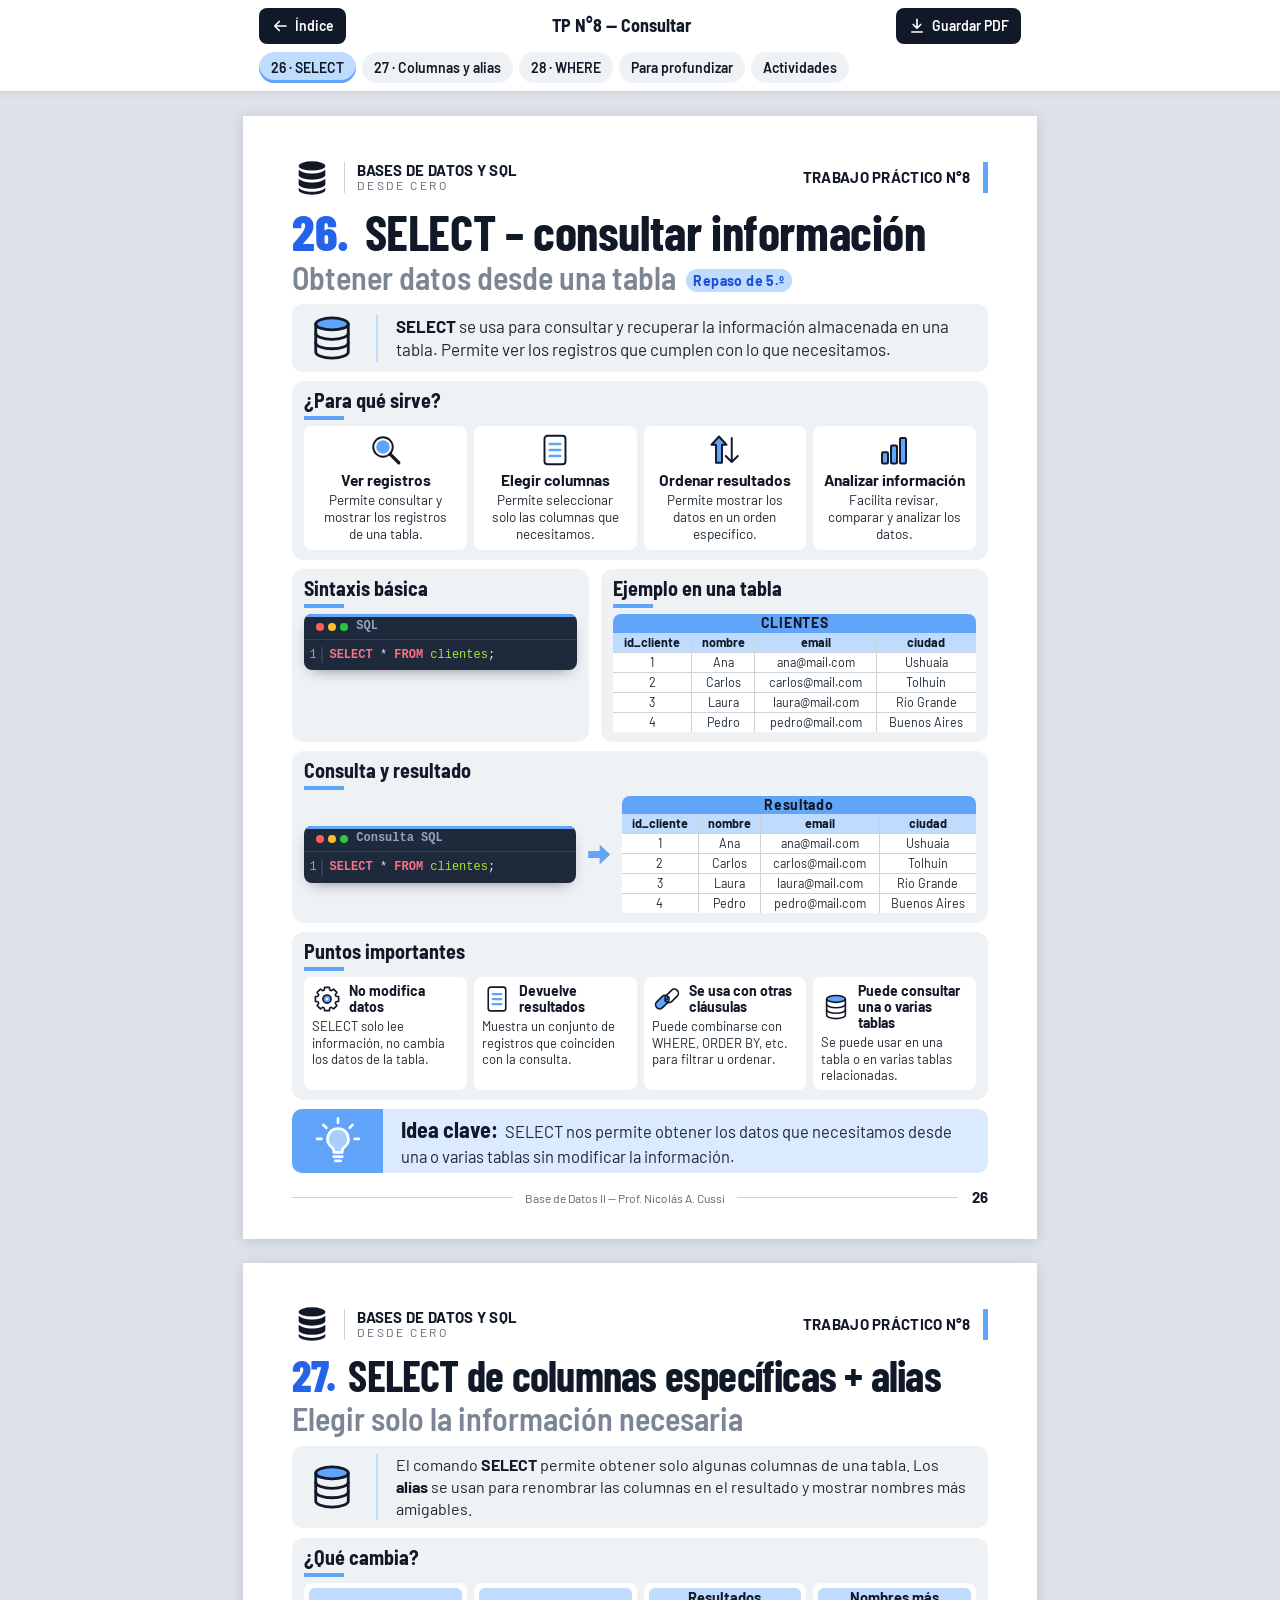
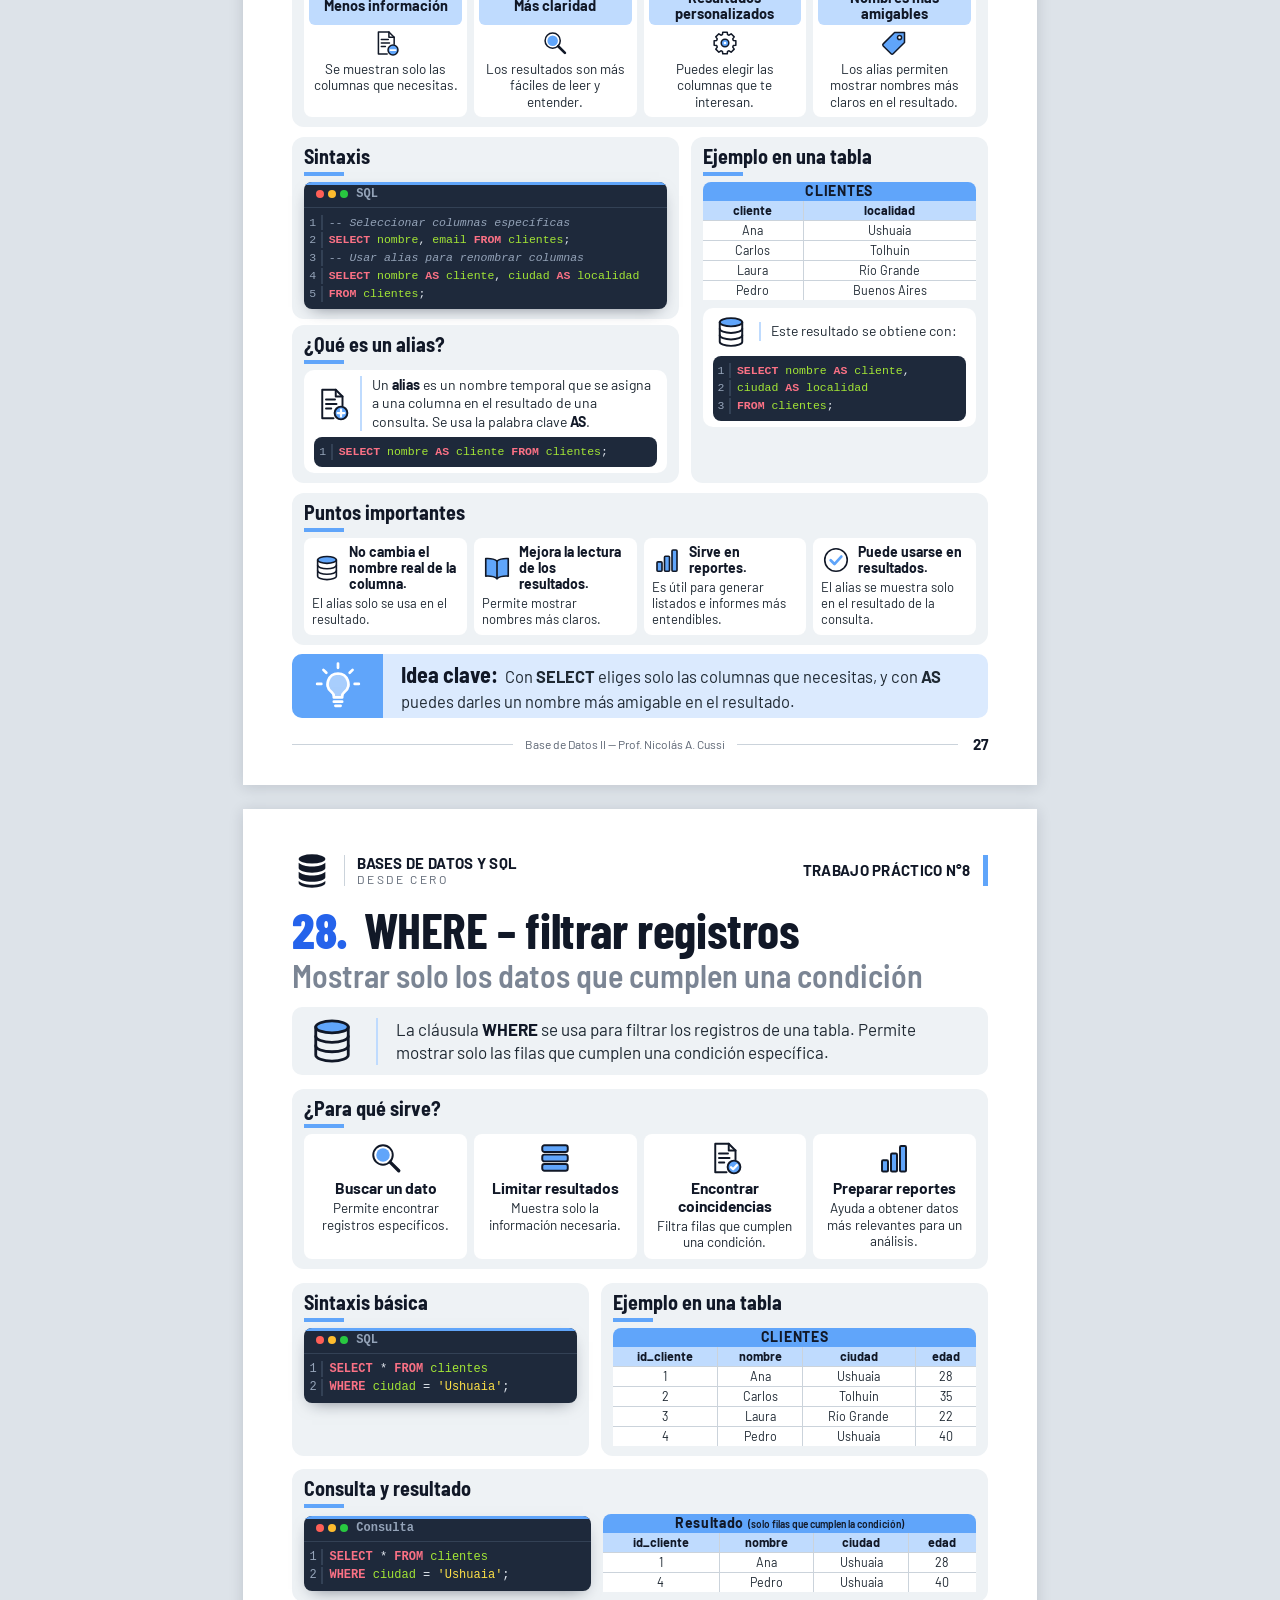
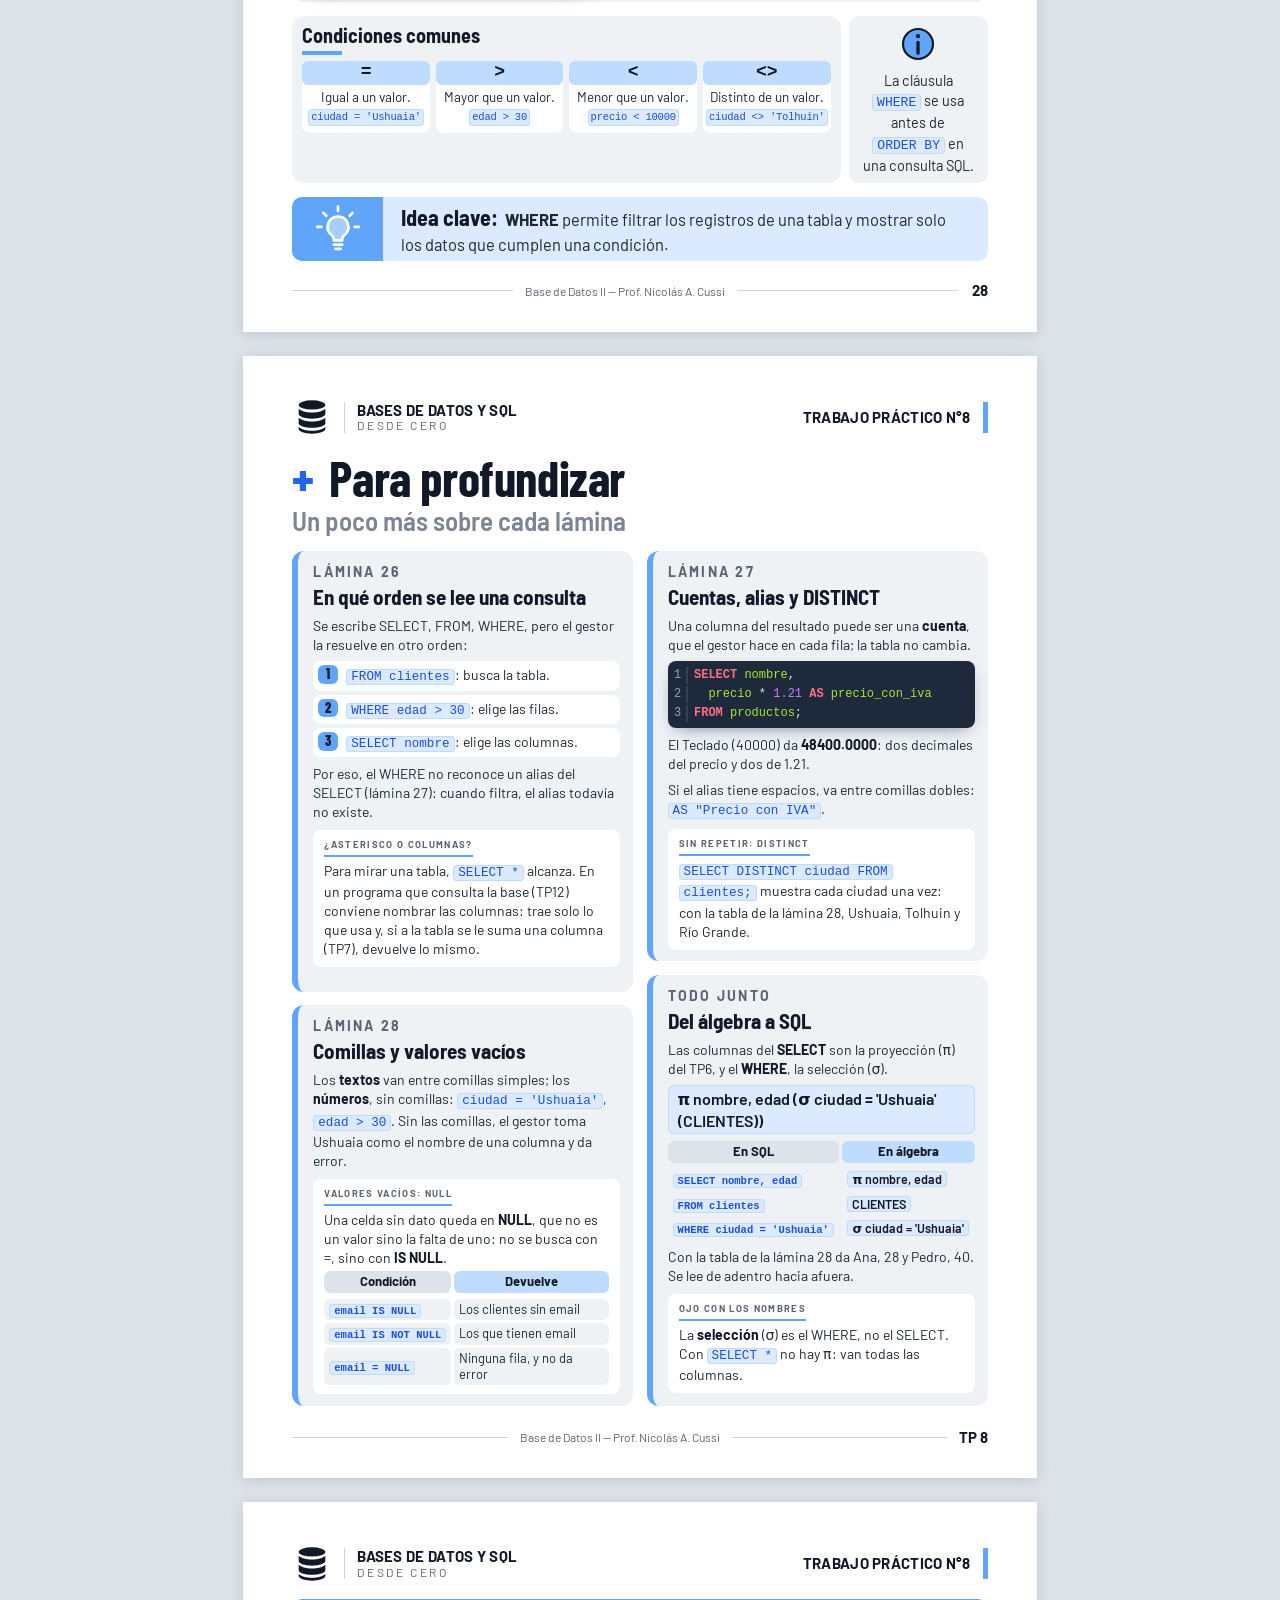
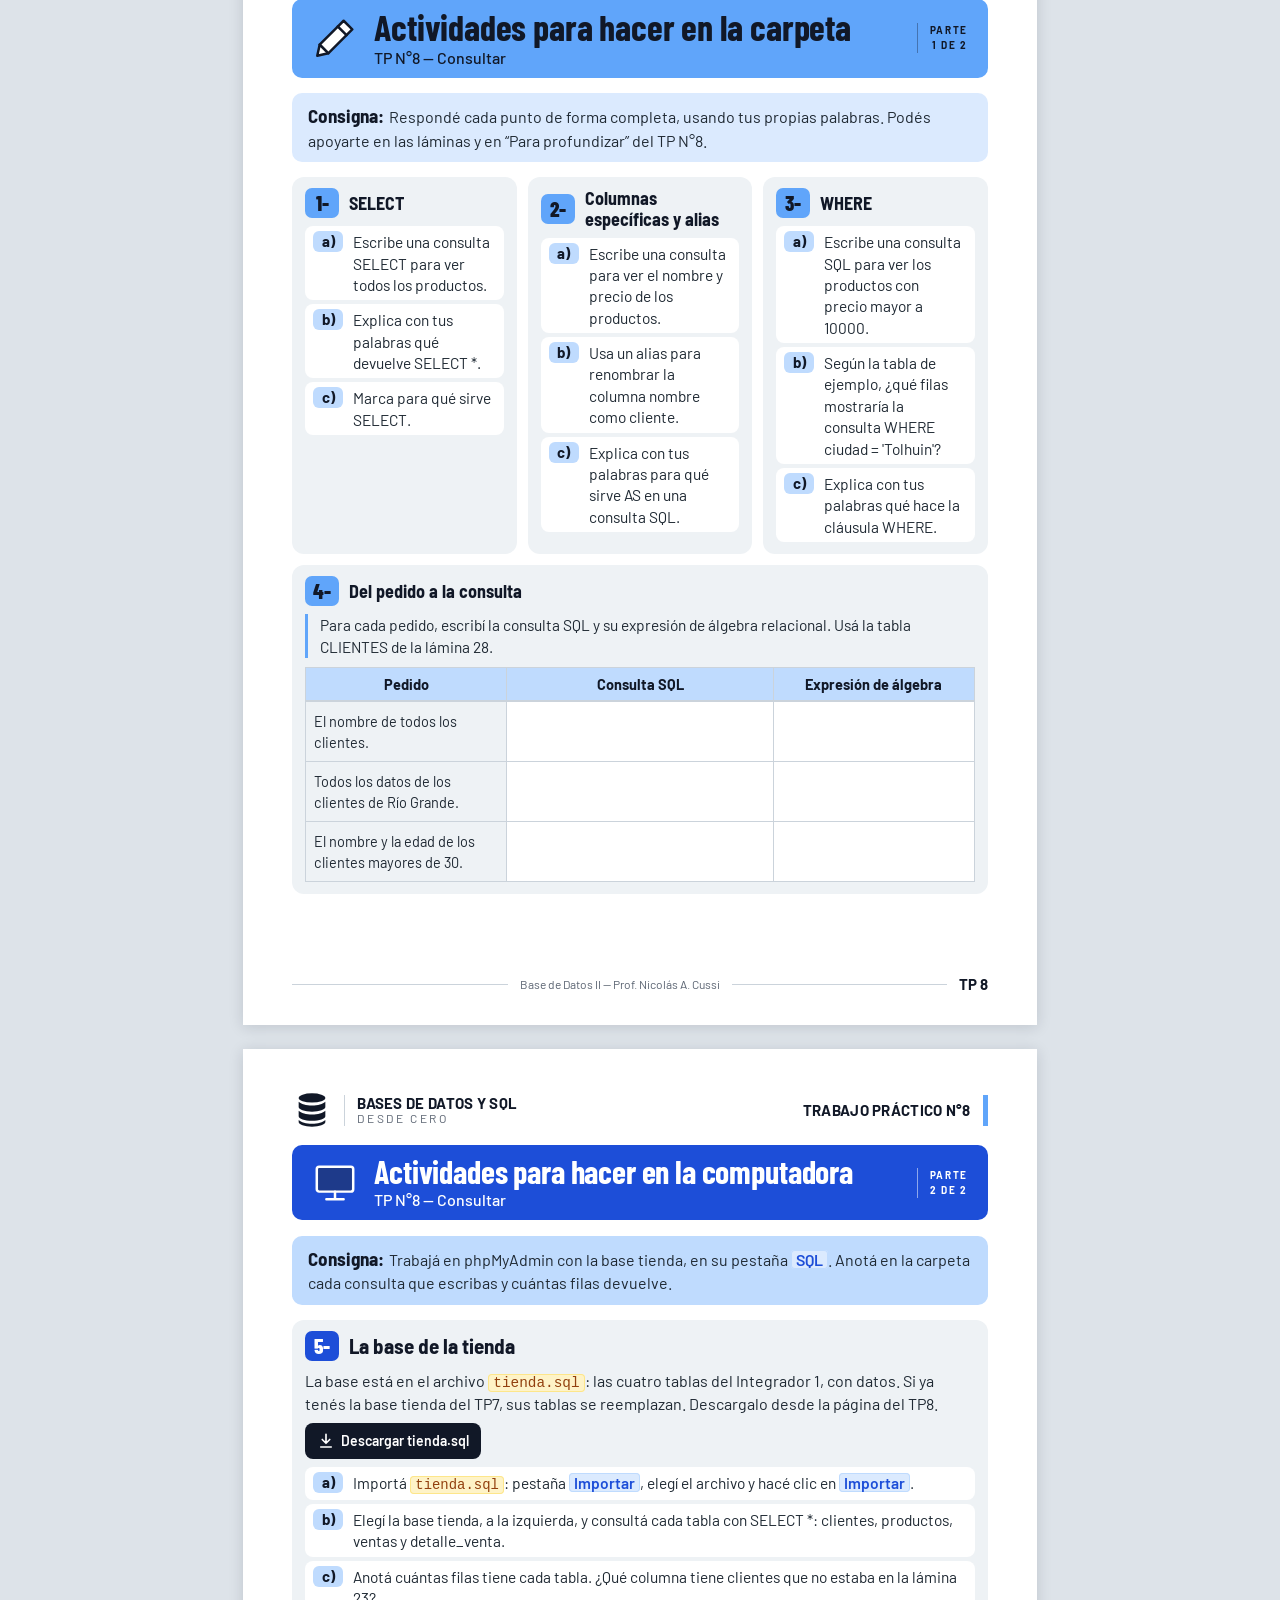
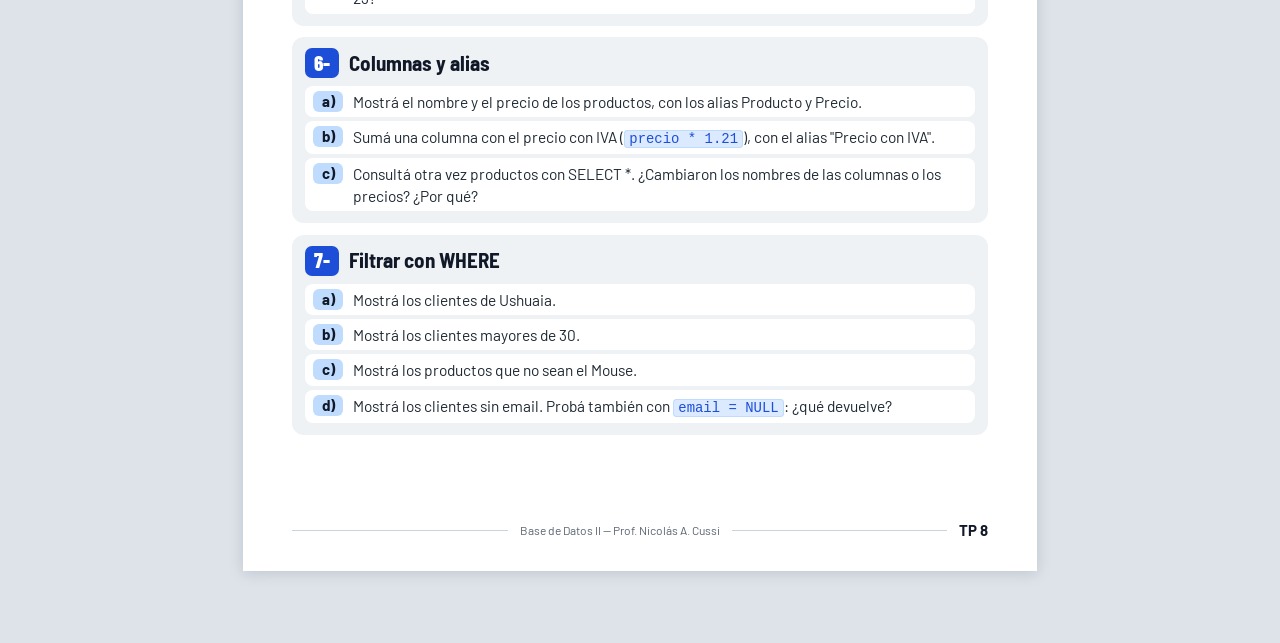
<file: unidades/tp08.html>
<!DOCTYPE html>
<html lang="es-AR">
<head>
  <meta charset="utf-8">
  <meta name="viewport" content="width=device-width, initial-scale=1">
  <title>TP N°8 — Consultar · Base de Datos II</title>
  <meta name="description" content="TP N°8 de Base de Datos II: SELECT para consultar una tabla, columnas específicas y alias con AS, y WHERE para filtrar registros. Prof. Nicolás A. Cussi.">
  <meta name="theme-color" content="#60A5FA">
  <!-- Vista previa del enlace (WhatsApp, Classroom, etc.) -->
  <meta property="og:type" content="website">
  <meta property="og:locale" content="es_AR">
  <meta property="og:site_name" content="Base de Datos II · Cuadernillo Digital">
  <meta property="og:title" content="TP N°8 — Consultar · Base de Datos II">
  <meta property="og:description" content="6.º año · Prof. Nicolás A. Cussi">
  <meta property="og:url" content="https://prof-nkocussi.github.io/App-Web-Base-de-Datos-2/unidades/tp08.html">
  <meta property="og:image" content="https://prof-nkocussi.github.io/App-Web-Base-de-Datos-2/assets/img/miniatura.png">
  <meta property="og:image:width" content="1200">
  <meta property="og:image:height" content="630">
  <meta property="og:image:alt" content="Base de Datos II, cuadernillo digital de 6.º año">
  <meta name="twitter:card" content="summary_large_image">
  <link rel="preload" href="../assets/fonts/barlow-latin-400-normal.woff2" as="font" type="font/woff2" crossorigin>
  <link rel="preload" href="../assets/fonts/barlow-semi-condensed-latin-700-normal.woff2" as="font" type="font/woff2" crossorigin>
  <link rel="stylesheet" href="../assets/css/estilos.css">
</head>
<body data-tp="8" class="modulo-3">

<!-- ====== Íconos (SVG simples, rehechos a partir del PDF) ====== -->
<svg width="0" height="0" style="position:absolute" aria-hidden="true" focusable="false">
  <defs>
    <symbol id="i-db-solido" viewBox="0 0 48 48">
      <g style="fill:currentColor;stroke:none">
        <ellipse cx="24" cy="9.5" rx="16" ry="5.5"/>
        <path d="M8 14c2.8 2.9 9.1 4.5 16 4.5S37.2 16.9 40 14v6.5c0 3-7.2 5.5-16 5.5S8 23.5 8 20.5z"/>
        <path d="M8 25c2.8 2.9 9.1 4.5 16 4.5S37.2 27.9 40 25v6.5c0 3-7.2 5.5-16 5.5S8 34.5 8 31.5z"/>
        <path d="M8 36c2.8 2.9 9.1 4.5 16 4.5S37.2 38.9 40 36v2.5c0 3-7.2 5.5-16 5.5S8 41.5 8 38.5z"/>
      </g>
    </symbol>
    <symbol id="i-db" viewBox="0 0 48 48">
      <ellipse cx="24" cy="11" rx="15" ry="5.5" style="fill:var(--ac)"/>
      <path d="M9 11v26c0 3 6.7 5.5 15 5.5S39 40 39 37V11"/>
      <path d="M9 19.7c0 3 6.7 5.5 15 5.5s15-2.5 15-5.5M9 28.4c0 3 6.7 5.5 15 5.5s15-2.5 15-5.5"/>
    </symbol>
    <symbol id="i-info" viewBox="0 0 48 48">
      <circle cx="24" cy="24" r="18" style="fill:var(--ac)"/>
      <path d="M24 22v13" style="stroke-width:4"/>
      <circle cx="24" cy="14.5" r="2.6" style="fill:currentColor;stroke:none"/>
    </symbol>
    <symbol id="i-lupa" viewBox="0 0 48 48">
      <circle cx="20" cy="20" r="9" style="fill:var(--ac);stroke:none"/>
      <circle cx="20" cy="20" r="13"/>
      <path d="M29.5 29.5 41 41" style="stroke-width:4.5"/>
    </symbol>
    <symbol id="i-campos" viewBox="0 0 48 48">
      <rect x="10" y="5" width="28" height="38" rx="4"/>
      <path d="M17 16h14M17 24h14M17 32h14" style="stroke:var(--ac);stroke-width:3.6"/>
    </symbol>
    <symbol id="i-ordenar" viewBox="0 0 48 48">
      <path d="M16 6 26 17h-6v24h-8V17H6z" style="fill:var(--ac)"/>
      <path d="M33 8v32M25 32l8 8 8-8"/>
    </symbol>
    <symbol id="i-barras" viewBox="0 0 48 48">
      <rect x="8" y="27" width="8" height="15" rx="1.5" style="fill:var(--ac)"/>
      <rect x="20" y="18" width="8" height="24" rx="1.5" style="fill:var(--ac)"/>
      <rect x="32" y="8" width="8" height="34" rx="1.5" style="fill:var(--ac)"/>
    </symbol>
    <symbol id="i-engranaje" viewBox="0 0 48 48">
      <path d="M38.3 19.6 42.6 20.2 42.6 27.8 38.3 28.4 37.3 31 39.8 34.5 34.5 39.8 31 37.3 28.4 38.3 27.8 42.6 20.2 42.6 19.6 38.3 17 37.3 13.5 39.8 8.2 34.5 10.7 31 9.7 28.4 5.4 27.8 5.4 20.2 9.7 19.6 10.7 17 8.2 13.5 13.5 8.2 17 10.7 19.6 9.7 20.2 5.4 27.8 5.4 28.4 9.7 31 10.7 34.5 8.2 39.8 13.5 37.3 17Z"/>
      <circle cx="24" cy="24" r="6.5" style="fill:var(--ac)"/>
      <circle cx="24" cy="24" r="2.2" style="fill:#fff;stroke:none"/>
    </symbol>
    <symbol id="i-cadena" viewBox="0 0 48 48">
      <rect x="4" y="22.5" width="25" height="13" rx="6.5" transform="rotate(-45 16.5 29)" style="fill:var(--ac)"/>
      <rect x="19" y="12.5" width="25" height="13" rx="6.5" transform="rotate(-45 31.5 19)"/>
      <path d="M21 27l6-6"/>
    </symbol>
    <symbol id="i-doc-menos" viewBox="0 0 48 48">
      <path d="M38 26V14l-9-9H11v38h15"/>
      <path d="M29 5v9h9"/>
      <path d="M16 18h12M16 24h14M16 30h7"/>
      <circle cx="36" cy="36" r="8.5" style="fill:var(--ac)"/>
      <path d="M31.5 36h9" style="stroke:#fff;stroke-width:3"/>
    </symbol>
    <symbol id="i-doc-mas" viewBox="0 0 48 48">
      <path d="M38 26V14l-9-9H11v38h15"/>
      <path d="M29 5v9h9"/>
      <path d="M16 18h12M16 24h14M16 30h7"/>
      <circle cx="36" cy="36" r="8.5" style="fill:var(--ac)"/>
      <path d="M36 31.5v9M31.5 36h9" style="stroke:#fff;stroke-width:3"/>
    </symbol>
    <symbol id="i-doc-check" viewBox="0 0 48 48">
      <path d="M38 26V14l-9-9H11v38h15"/>
      <path d="M29 5v9h9"/>
      <path d="M16 18h12M16 24h14M16 30h7"/>
      <circle cx="36" cy="36" r="8.5" style="fill:var(--ac)"/>
      <path d="M32 36.3l2.8 2.8 5.2-5.6" style="stroke:#fff;stroke-width:3"/>
    </symbol>
    <symbol id="i-etiqueta" viewBox="0 0 48 48">
      <path d="M25 6h17v17L22.5 42.5a2.5 2.5 0 0 1-3.5 0L5.5 29a2.5 2.5 0 0 1 0-3.5z" style="fill:var(--ac)"/>
      <circle cx="33.5" cy="14.5" r="3.5" style="fill:#fff"/>
    </symbol>
    <symbol id="i-libro" viewBox="0 0 48 48">
      <path d="M24 13c-4.5-3.5-10.5-4.5-18-4v28c7.5-.5 13.5.5 18 4 4.5-3.5 10.5-4.5 18-4V9c-7.5-.5-13.5.5-18 4z" style="fill:var(--ac)"/>
      <path d="M24 13v28"/>
    </symbol>
    <symbol id="i-check-aro" viewBox="0 0 48 48">
      <circle cx="24" cy="24" r="18"/>
      <path d="M15.5 24.5l6 6 11-12" style="stroke:var(--ac);stroke-width:4.4"/>
    </symbol>
    <symbol id="i-filas" viewBox="0 0 48 48">
      <rect x="7" y="7" width="34" height="9" rx="3" style="fill:var(--ac)"/>
      <rect x="7" y="19.5" width="34" height="9" rx="3" style="fill:var(--ac)"/>
      <rect x="7" y="32" width="34" height="9" rx="3" style="fill:var(--ac)"/>
    </symbol>
    <symbol id="i-lapiz" viewBox="0 0 48 48">
      <path d="M33 6l9 9-25 25-9-9z" style="fill:var(--ac)"/>
      <path d="M8 31 5.5 42.5 17 40z" style="fill:#fff"/>
      <path d="M27 12l9 9"/>
    </symbol>
    <symbol id="i-compu" viewBox="0 0 48 48">
      <rect x="5" y="7" width="38" height="26" rx="2.5" style="fill:var(--ac)"/>
      <path d="M24 33v7M15 41h18"/>
    </symbol>
    <symbol id="i-foco" viewBox="0 0 48 48">
      <path d="M24 2.5v4M10 8.5l2.8 2.8M38 8.5l-2.8 2.8M4 22h4M40 22h4"/>
      <path d="M24 12a10 10 0 0 0-6.2 17.8c1.4 1.2 2.2 2.6 2.2 4.2v1h8v-1c0-1.6.8-3 2.2-4.2A10 10 0 0 0 24 12z" style="fill:var(--ac)"/>
      <path d="M20 39h8M21.5 43h5"/>
    </symbol>
    <symbol id="i-descarga" viewBox="0 0 24 24">
      <path d="M12 3v12M7 10l5 5 5-5M5 20h14"/>
    </symbol>
    <symbol id="i-atras" viewBox="0 0 24 24">
      <path d="M20 12H5M11 6l-6 6 6 6"/>
    </symbol>
  </defs>
</svg>

<a class="saltar" href="#contenido">Saltar al contenido</a>

<header class="barra">
  <div class="barra__fila">
    <a class="boton barra__volver" href="../indice.html"><svg aria-hidden="true" focusable="false"><use href="#i-atras"/></svg><span>Índice</span></a>
    <span class="barra__titulo">TP N°8 — Consultar</span>
    <button class="boton" type="button" data-imprimir aria-label="Guardar en PDF">
      <svg aria-hidden="true" focusable="false"><use href="#i-descarga"/></svg><span><span class="boton__largo">Guardar </span>PDF</span>
    </button>
  </div>
  <nav class="partes" aria-label="Partes del TP N°8">
    <a href="#pag-26">26 · SELECT</a>
    <a href="#pag-27">27 · Columnas y alias</a>
    <a href="#pag-28">28 · WHERE</a>
    <a href="#profundizar">Para profundizar</a>
    <a href="#actividades">Actividades</a>
  </nav>
</header>

<main id="contenido" class="laminas">
  <h1 class="sr-only">TP N°8 — Consultar</h1>

  <!-- =================== LÁMINA 26 (PDF pág. 27) =================== -->
  <article class="lamina lamina--densa lamina--compacta lamina--apretada" id="pag-26" aria-labelledby="t26">
    <div class="cab" aria-hidden="true">
      <svg class="cab__logo"><use href="#i-db-solido"/></svg>
      <div class="cab__marca"><b>BASES DE DATOS Y SQL</b><span>DESDE CERO</span></div>
      <div class="cab__lema">TRABAJO PRÁCTICO <span class="cab__lema-n">N°8</span></div>
      <span class="cab__raya"></span>
    </div>

    <div class="tit">
      <h2 class="tit__h" id="t26"><span class="tit__num">26.</span> SELECT – consultar información</h2>
      <p class="tit__sub">Obtener datos desde una tabla <span class="etq etq--repaso">Repaso de 5.º</span></p>
    </div>

    <div class="intro">
      <svg class="ico ico--xl" aria-hidden="true" focusable="false"><use href="#i-db"/></svg>
      <p><strong>SELECT</strong> se usa para consultar y recuperar la información almacenada en una tabla. Permite ver los registros que cumplen con lo que necesitamos.</p>
    </div>

    <section class="panel" aria-labelledby="u26">
      <div class="panel__cab"><h3 class="subtitulo" id="u26">¿Para qué sirve?</h3></div>
      <ul class="ambitos ambitos--4 usos-sql">
        <li class="tarjeta"><svg class="ico ico--l" aria-hidden="true" focusable="false"><use href="#i-lupa"/></svg><h4 class="tarjeta__tit">Ver registros</h4><p>Permite consultar y mostrar los registros de una tabla.</p></li>
        <li class="tarjeta"><svg class="ico ico--l" aria-hidden="true" focusable="false"><use href="#i-campos"/></svg><h4 class="tarjeta__tit">Elegir columnas</h4><p>Permite seleccionar solo las columnas que necesitamos.</p></li>
        <li class="tarjeta"><svg class="ico ico--l" aria-hidden="true" focusable="false"><use href="#i-ordenar"/></svg><h4 class="tarjeta__tit">Ordenar resultados</h4><p>Permite mostrar los datos en un orden específico.</p></li>
        <li class="tarjeta"><svg class="ico ico--l" aria-hidden="true" focusable="false"><use href="#i-barras"/></svg><h4 class="tarjeta__tit">Analizar información</h4><p>Facilita revisar, comparar y analizar los datos.</p></li>
      </ul>
    </section>

    <div class="lado-a-lado lado-a-lado--ej lado-a-lado--select">
      <section class="panel" aria-labelledby="s26">
        <div class="panel__cab"><h3 class="subtitulo" id="s26">Sintaxis básica</h3></div>
        <div class="ventana-cod ventana-cod--sql">
          <div class="ventana-cod__barra" aria-hidden="true">SQL</div>
          <ol class="pseudo pseudo--sql" aria-label="Código SQL que consulta todas las columnas de la tabla clientes">
            <li><span class="pseudo__c"><b>SELECT</b> * <b>FROM</b> <span class="t-atr">clientes</span>;</span></li>
          </ol>
        </div>
      </section>

      <section class="panel" aria-labelledby="e26">
        <div class="panel__cab"><h3 class="subtitulo" id="e26">Ejemplo en una tabla</h3></div>
        <table class="tabla-ej">
          <caption>CLIENTES</caption>
          <thead>
            <tr><th scope="col">id_cliente</th><th scope="col">nombre</th><th scope="col">email</th><th scope="col">ciudad</th></tr>
          </thead>
          <tbody>
            <tr><td>1</td><td>Ana</td><td>ana@mail.com</td><td>Ushuaia</td></tr>
            <tr><td>2</td><td>Carlos</td><td>carlos@mail.com</td><td>Tolhuin</td></tr>
            <tr><td>3</td><td>Laura</td><td>laura@mail.com</td><td>Río Grande</td></tr>
            <tr><td>4</td><td>Pedro</td><td>pedro@mail.com</td><td>Buenos Aires</td></tr>
          </tbody>
        </table>
      </section>
    </div>

    <section class="panel" aria-labelledby="c26">
      <div class="panel__cab"><h3 class="subtitulo" id="c26">Consulta y resultado</h3></div>
      <div class="consulta-res">
        <div class="ventana-cod ventana-cod--sql">
          <div class="ventana-cod__barra" aria-hidden="true">Consulta SQL</div>
          <ol class="pseudo pseudo--sql" aria-label="Consulta SQL: SELECT asterisco FROM clientes">
            <li><span class="pseudo__c"><b>SELECT</b> * <b>FROM</b> <span class="t-atr">clientes</span>;</span></li>
          </ol>
        </div>
        <span class="flecha" aria-hidden="true"></span>
        <table class="tabla-ej">
          <caption>Resultado</caption>
          <thead>
            <tr><th scope="col">id_cliente</th><th scope="col">nombre</th><th scope="col">email</th><th scope="col">ciudad</th></tr>
          </thead>
          <tbody>
            <tr><td>1</td><td>Ana</td><td>ana@mail.com</td><td>Ushuaia</td></tr>
            <tr><td>2</td><td>Carlos</td><td>carlos@mail.com</td><td>Tolhuin</td></tr>
            <tr><td>3</td><td>Laura</td><td>laura@mail.com</td><td>Río Grande</td></tr>
            <tr><td>4</td><td>Pedro</td><td>pedro@mail.com</td><td>Buenos Aires</td></tr>
          </tbody>
        </table>
      </div>
    </section>

    <section class="panel" aria-labelledby="i26">
      <div class="panel__cab"><h3 class="subtitulo" id="i26">Puntos importantes</h3></div>
      <ul class="ambitos ambitos--4 ambitos--fila puntos-insert puntos--4">
        <li class="tarjeta"><svg class="ico" aria-hidden="true" focusable="false"><use href="#i-engranaje"/></svg><h4 class="tarjeta__cab">No modifica datos</h4><p>SELECT solo lee información, no cambia los datos de la tabla.</p></li>
        <li class="tarjeta"><svg class="ico" aria-hidden="true" focusable="false"><use href="#i-campos"/></svg><h4 class="tarjeta__cab">Devuelve resultados</h4><p>Muestra un conjunto de registros que coinciden con la consulta.</p></li>
        <li class="tarjeta"><svg class="ico" aria-hidden="true" focusable="false"><use href="#i-cadena"/></svg><h4 class="tarjeta__cab">Se usa con otras cláusulas</h4><p>Puede combinarse con WHERE, ORDER BY, etc. para filtrar u ordenar.</p></li>
        <li class="tarjeta"><svg class="ico" aria-hidden="true" focusable="false"><use href="#i-db"/></svg><h4 class="tarjeta__cab">Puede consultar una o varias tablas</h4><p>Se puede usar en una tabla o en varias tablas relacionadas.</p></li>
      </ul>
    </section>

    <aside class="idea" aria-label="Idea clave">
      <span class="idea__ico"><svg class="ico" aria-hidden="true" focusable="false"><use href="#i-foco"/></svg></span>
      <p><strong>Idea clave:</strong> SELECT nos permite obtener los datos que necesitamos desde una o varias tablas sin modificar la información.</p>
    </aside>

    <footer class="pie">
      <span class="pie__linea"></span>
      <span>Base de Datos II — Prof. Nicolás A. Cussi</span>
      <span class="pie__linea"></span>
      <span class="pie__num" aria-label="Página 26">26</span>
    </footer>
  </article>

  <!-- =================== LÁMINA 27 (PDF pág. 28) =================== -->
  <article class="lamina lamina--densa lamina--compacta lamina--apretada" id="pag-27" aria-labelledby="t27">
    <div class="cab" aria-hidden="true">
      <svg class="cab__logo"><use href="#i-db-solido"/></svg>
      <div class="cab__marca"><b>BASES DE DATOS Y SQL</b><span>DESDE CERO</span></div>
      <div class="cab__lema">TRABAJO PRÁCTICO <span class="cab__lema-n">N°8</span></div>
      <span class="cab__raya"></span>
    </div>

    <div class="tit">
      <h2 class="tit__h tit__h--largo" id="t27"><span class="tit__num">27.</span> SELECT de columnas específicas + alias</h2>
      <p class="tit__sub">Elegir solo la información necesaria</p>
    </div>

    <div class="intro intro--larga">
      <svg class="ico ico--xl" aria-hidden="true" focusable="false"><use href="#i-db"/></svg>
      <p>El comando <strong>SELECT</strong> permite obtener solo algunas columnas de una tabla. Los <strong>alias</strong> se usan para renombrar las columnas en el resultado y mostrar nombres más amigables.</p>
    </div>

    <section class="panel" aria-labelledby="q27">
      <div class="panel__cab"><h3 class="subtitulo" id="q27">¿Qué cambia?</h3></div>
      <ul class="ambitos ambitos--4 define-tabla">
        <li class="tarjeta"><h4 class="tarjeta__cab">Menos información</h4><svg class="ico ico--l" aria-hidden="true" focusable="false"><use href="#i-doc-menos"/></svg><p>Se muestran solo las columnas que necesitas.</p></li>
        <li class="tarjeta"><h4 class="tarjeta__cab">Más claridad</h4><svg class="ico ico--l" aria-hidden="true" focusable="false"><use href="#i-lupa"/></svg><p>Los resultados son más fáciles de leer y entender.</p></li>
        <li class="tarjeta"><h4 class="tarjeta__cab">Resultados personalizados</h4><svg class="ico ico--l" aria-hidden="true" focusable="false"><use href="#i-engranaje"/></svg><p>Puedes elegir las columnas que te interesan.</p></li>
        <li class="tarjeta"><h4 class="tarjeta__cab">Nombres más amigables</h4><svg class="ico ico--l" aria-hidden="true" focusable="false"><use href="#i-etiqueta"/></svg><p>Los alias permiten mostrar nombres más claros en el resultado.</p></li>
      </ul>
    </section>

    <div class="lado-a-lado lado-a-lado--alias">
      <div class="pila">
        <section class="panel" aria-labelledby="s27">
          <div class="panel__cab"><h3 class="subtitulo" id="s27">Sintaxis</h3></div>
          <div class="ventana-cod ventana-cod--sql">
            <div class="ventana-cod__barra" aria-hidden="true">SQL</div>
            <ol class="pseudo pseudo--sql" aria-label="Código SQL: una consulta con las columnas nombre y email de clientes, y otra que muestra nombre con el alias cliente y ciudad con el alias localidad">
              <li><span class="pseudo__c"><span class="t-com">-- Seleccionar columnas específicas</span></span></li>
              <li><span class="pseudo__c"><b>SELECT</b> <span class="t-atr">nombre</span>, <span class="t-atr">email</span> <b>FROM</b> <span class="t-atr">clientes</span>;</span></li>
              <li><span class="pseudo__c"><span class="t-com">-- Usar alias para renombrar columnas</span></span></li>
              <li><span class="pseudo__c"><b>SELECT</b> <span class="t-atr">nombre</span> <b>AS</b> <span class="t-atr">cliente</span>, <span class="t-atr">ciudad</span> <b>AS</b> <span class="t-atr">localidad</span></span></li>
              <li><span class="pseudo__c"><b>FROM</b> <span class="t-atr">clientes</span>;</span></li>
            </ol>
          </div>
        </section>

        <section class="panel" aria-labelledby="a27">
          <div class="panel__cab"><h3 class="subtitulo" id="a27">¿Qué es un alias?</h3></div>
          <div class="intro alias-def">
            <svg class="ico ico--l" aria-hidden="true" focusable="false"><use href="#i-doc-mas"/></svg>
            <p>Un <strong>alias</strong> es un nombre temporal que se asigna a una columna en el resultado de una consulta. Se usa la palabra clave <strong>AS</strong>.</p>
            <div class="ventana-cod ventana-cod--sql">
              <ol class="pseudo pseudo--sql" aria-label="Código SQL que muestra la columna nombre con el alias cliente">
                <li><span class="pseudo__c"><b>SELECT</b> <span class="t-atr">nombre</span> <b>AS</b> <span class="t-atr">cliente</span> <b>FROM</b> <span class="t-atr">clientes</span>;</span></li>
              </ol>
            </div>
          </div>
        </section>
      </div>

      <section class="panel" aria-labelledby="e27">
        <div class="panel__cab"><h3 class="subtitulo" id="e27">Ejemplo en una tabla</h3></div>
        <table class="tabla-ej">
          <caption>CLIENTES</caption>
          <thead>
            <tr><th scope="col">cliente</th><th scope="col">localidad</th></tr>
          </thead>
          <tbody>
            <tr><td>Ana</td><td>Ushuaia</td></tr>
            <tr><td>Carlos</td><td>Tolhuin</td></tr>
            <tr><td>Laura</td><td>Río Grande</td></tr>
            <tr><td>Pedro</td><td>Buenos Aires</td></tr>
          </tbody>
        </table>
        <div class="intro alias-def">
          <svg class="ico ico--l" aria-hidden="true" focusable="false"><use href="#i-db"/></svg>
          <p>Este resultado se obtiene con:</p>
          <div class="ventana-cod ventana-cod--sql">
            <ol class="pseudo pseudo--sql" aria-label="Código SQL que muestra nombre con el alias cliente y ciudad con el alias localidad">
              <li><span class="pseudo__c"><b>SELECT</b> <span class="t-atr">nombre</span> <b>AS</b> <span class="t-atr">cliente</span>,</span></li>
              <li><span class="pseudo__c"><span class="t-atr">ciudad</span> <b>AS</b> <span class="t-atr">localidad</span></span></li>
              <li><span class="pseudo__c"><b>FROM</b> <span class="t-atr">clientes</span>;</span></li>
            </ol>
          </div>
        </div>
      </section>
    </div>

    <section class="panel" aria-labelledby="i27">
      <div class="panel__cab"><h3 class="subtitulo" id="i27">Puntos importantes</h3></div>
      <ul class="ambitos ambitos--4 ambitos--fila puntos-insert puntos--4">
        <li class="tarjeta"><svg class="ico" aria-hidden="true" focusable="false"><use href="#i-db"/></svg><h4 class="tarjeta__cab">No cambia el nombre real de la columna.</h4><p>El alias solo se usa en el resultado.</p></li>
        <li class="tarjeta"><svg class="ico" aria-hidden="true" focusable="false"><use href="#i-libro"/></svg><h4 class="tarjeta__cab">Mejora la lectura de los resultados.</h4><p>Permite mostrar nombres más claros.</p></li>
        <li class="tarjeta"><svg class="ico" aria-hidden="true" focusable="false"><use href="#i-barras"/></svg><h4 class="tarjeta__cab">Sirve en reportes.</h4><p>Es útil para generar listados e informes más entendibles.</p></li>
        <li class="tarjeta"><svg class="ico" aria-hidden="true" focusable="false"><use href="#i-check-aro"/></svg><h4 class="tarjeta__cab">Puede usarse en resultados.</h4><p>El alias se muestra solo en el resultado de la consulta.</p></li>
      </ul>
    </section>

    <aside class="idea" aria-label="Idea clave">
      <span class="idea__ico"><svg class="ico" aria-hidden="true" focusable="false"><use href="#i-foco"/></svg></span>
      <p><strong>Idea clave:</strong> Con <b>SELECT</b> eliges solo las columnas que necesitas, y con <b>AS</b> puedes darles un nombre más amigable en el resultado.</p>
    </aside>

    <footer class="pie">
      <span class="pie__linea"></span>
      <span>Base de Datos II — Prof. Nicolás A. Cussi</span>
      <span class="pie__linea"></span>
      <span class="pie__num" aria-label="Página 27">27</span>
    </footer>
  </article>

  <!-- =================== LÁMINA 28 (PDF pág. 29) =================== -->
  <article class="lamina lamina--densa lamina--compacta lamina--apretada" id="pag-28" aria-labelledby="t28">
    <div class="cab" aria-hidden="true">
      <svg class="cab__logo"><use href="#i-db-solido"/></svg>
      <div class="cab__marca"><b>BASES DE DATOS Y SQL</b><span>DESDE CERO</span></div>
      <div class="cab__lema">TRABAJO PRÁCTICO <span class="cab__lema-n">N°8</span></div>
      <span class="cab__raya"></span>
    </div>

    <div class="tit">
      <h2 class="tit__h" id="t28"><span class="tit__num">28.</span> WHERE – filtrar registros</h2>
      <p class="tit__sub">Mostrar solo los datos que cumplen una condición</p>
    </div>

    <div class="intro">
      <svg class="ico ico--xl" aria-hidden="true" focusable="false"><use href="#i-db"/></svg>
      <p>La cláusula <strong>WHERE</strong> se usa para filtrar los registros de una tabla. Permite mostrar solo las filas que cumplen una condición específica.</p>
    </div>

    <section class="panel" aria-labelledby="u28">
      <div class="panel__cab"><h3 class="subtitulo" id="u28">¿Para qué sirve?</h3></div>
      <ul class="ambitos ambitos--4 usos-sql">
        <li class="tarjeta"><svg class="ico ico--l" aria-hidden="true" focusable="false"><use href="#i-lupa"/></svg><h4 class="tarjeta__tit">Buscar un dato</h4><p>Permite encontrar registros específicos.</p></li>
        <li class="tarjeta"><svg class="ico ico--l" aria-hidden="true" focusable="false"><use href="#i-filas"/></svg><h4 class="tarjeta__tit">Limitar resultados</h4><p>Muestra solo la información necesaria.</p></li>
        <li class="tarjeta"><svg class="ico ico--l" aria-hidden="true" focusable="false"><use href="#i-doc-check"/></svg><h4 class="tarjeta__tit">Encontrar coincidencias</h4><p>Filtra filas que cumplen una condición.</p></li>
        <li class="tarjeta"><svg class="ico ico--l" aria-hidden="true" focusable="false"><use href="#i-barras"/></svg><h4 class="tarjeta__tit">Preparar reportes</h4><p>Ayuda a obtener datos más relevantes para un análisis.</p></li>
      </ul>
    </section>

    <div class="lado-a-lado lado-a-lado--ej lado-a-lado--select">
      <section class="panel" aria-labelledby="s28">
        <div class="panel__cab"><h3 class="subtitulo" id="s28">Sintaxis básica</h3></div>
        <div class="ventana-cod ventana-cod--sql">
          <div class="ventana-cod__barra" aria-hidden="true">SQL</div>
          <ol class="pseudo pseudo--sql" aria-label="Código SQL que consulta los clientes de Ushuaia">
            <li><span class="pseudo__c"><b>SELECT</b> * <b>FROM</b> <span class="t-atr">clientes</span></span></li>
            <li><span class="pseudo__c"><b>WHERE</b> <span class="t-atr">ciudad</span> = <span class="t-str">'Ushuaia'</span>;</span></li>
          </ol>
        </div>
      </section>

      <section class="panel" aria-labelledby="e28">
        <div class="panel__cab"><h3 class="subtitulo" id="e28">Ejemplo en una tabla</h3></div>
        <table class="tabla-ej">
          <caption>CLIENTES</caption>
          <thead>
            <tr><th scope="col">id_cliente</th><th scope="col">nombre</th><th scope="col">ciudad</th><th scope="col">edad</th></tr>
          </thead>
          <tbody>
            <tr><td>1</td><td>Ana</td><td>Ushuaia</td><td>28</td></tr>
            <tr><td>2</td><td>Carlos</td><td>Tolhuin</td><td>35</td></tr>
            <tr><td>3</td><td>Laura</td><td>Río Grande</td><td>22</td></tr>
            <tr><td>4</td><td>Pedro</td><td>Ushuaia</td><td>40</td></tr>
          </tbody>
        </table>
      </section>
    </div>

    <section class="panel" aria-labelledby="c28">
      <div class="panel__cab"><h3 class="subtitulo" id="c28">Consulta y resultado</h3></div>
      <div class="consulta-res consulta-res--sin-flecha">
        <div class="ventana-cod ventana-cod--sql">
          <div class="ventana-cod__barra" aria-hidden="true">Consulta</div>
          <ol class="pseudo pseudo--sql" aria-label="Consulta SQL: los clientes de Ushuaia">
            <li><span class="pseudo__c"><b>SELECT</b> * <b>FROM</b> <span class="t-atr">clientes</span></span></li>
            <li><span class="pseudo__c"><b>WHERE</b> <span class="t-atr">ciudad</span> = <span class="t-str">'Ushuaia'</span>;</span></li>
          </ol>
        </div>
        <table class="tabla-ej">
          <caption>Resultado <span class="caption__nota">(solo filas que cumplen la condición)</span></caption>
          <thead>
            <tr><th scope="col">id_cliente</th><th scope="col">nombre</th><th scope="col">ciudad</th><th scope="col">edad</th></tr>
          </thead>
          <tbody>
            <tr><td>1</td><td>Ana</td><td>Ushuaia</td><td>28</td></tr>
            <tr><td>4</td><td>Pedro</td><td>Ushuaia</td><td>40</td></tr>
          </tbody>
        </table>
      </div>
    </section>

    <div class="lado-a-lado lado-a-lado--cond">
      <section class="panel" aria-labelledby="o28">
        <div class="panel__cab"><h3 class="subtitulo" id="o28">Condiciones comunes</h3></div>
        <ul class="ambitos ambitos--4 operadores">
          <li class="tarjeta"><h4 class="tarjeta__cab">=</h4><p>Igual a un valor.</p><code class="cod-sql">ciudad = 'Ushuaia'</code></li>
          <li class="tarjeta"><h4 class="tarjeta__cab">&gt;</h4><p>Mayor que un valor.</p><code class="cod-sql">edad &gt; 30</code></li>
          <li class="tarjeta"><h4 class="tarjeta__cab">&lt;</h4><p>Menor que un valor.</p><code class="cod-sql">precio &lt; 10000</code></li>
          <li class="tarjeta"><h4 class="tarjeta__cab">&lt;&gt;</h4><p>Distinto de un valor.</p><code class="cod-sql">ciudad &lt;&gt; 'Tolhuin'</code></li>
        </ul>
      </section>

      <div class="intro intro--orden">
        <svg class="ico ico--l" aria-hidden="true" focusable="false"><use href="#i-info"/></svg>
        <p>La cláusula <code class="cod-sql">WHERE</code> se usa antes de <code class="cod-sql">ORDER BY</code> en una consulta SQL.</p>
      </div>
    </div>

    <aside class="idea" aria-label="Idea clave">
      <span class="idea__ico"><svg class="ico" aria-hidden="true" focusable="false"><use href="#i-foco"/></svg></span>
      <p><strong>Idea clave:</strong> <b>WHERE</b> permite filtrar los registros de una tabla y mostrar solo los datos que cumplen una condición.</p>
    </aside>

    <footer class="pie">
      <span class="pie__linea"></span>
      <span>Base de Datos II — Prof. Nicolás A. Cussi</span>
      <span class="pie__linea"></span>
      <span class="pie__num" aria-label="Página 28">28</span>
    </footer>
  </article>

  <!-- =================== PARA PROFUNDIZAR (contenido nuevo, no está en el PDF) =================== -->
  <article class="lamina lamina--pf" id="profundizar" aria-labelledby="tpf" data-origen="nuevo">
    <div class="cab" aria-hidden="true">
      <svg class="cab__logo"><use href="#i-db-solido"/></svg>
      <div class="cab__marca"><b>BASES DE DATOS Y SQL</b><span>DESDE CERO</span></div>
      <div class="cab__lema">TRABAJO PRÁCTICO <span class="cab__lema-n">N°8</span></div>
      <span class="cab__raya"></span>
    </div>

    <div class="tit">
      <h2 class="tit__h" id="tpf"><span class="tit__num">+</span> Para profundizar</h2>
      <p class="tit__sub">Un poco más sobre cada lámina</p>
    </div>

    <div class="pf-grid pf-grid--escalonada pf-grid--sql">
    <section class="pf" aria-labelledby="pf1">
      <p class="pf__etiqueta">Lámina 26</p>
      <h3 class="pf__titulo" id="pf1">En qué orden se lee una consulta</h3>
      <div class="pf__cols">
        <div class="pf__texto">
          <p>Se escribe SELECT, FROM, WHERE, pero el gestor la resuelve en otro orden:</p>
          <ol class="instrucciones">
            <li><span><code class="cod-sql">FROM clientes</code>: busca la tabla.</span></li>
            <li><span><code class="cod-sql">WHERE edad &gt; 30</code>: elige las filas.</span></li>
            <li><span><code class="cod-sql">SELECT nombre</code>: elige las columnas.</span></li>
          </ol>
          <p>Por eso, el WHERE no reconoce un alias del SELECT (lámina 27): cuando filtra, el alias todavía no existe.</p>
        </div>
        <div class="pf__caja">
          <h4>¿Asterisco o columnas?</h4>
          <p>Para mirar una tabla, <code class="cod-sql">SELECT *</code> alcanza. En un programa que consulta la base (TP12) conviene nombrar las columnas: trae solo lo que usa y, si a la tabla se le suma una columna (TP7), devuelve lo mismo.</p>
        </div>
      </div>
    </section>

    <section class="pf" aria-labelledby="pf2">
      <p class="pf__etiqueta">Lámina 27</p>
      <h3 class="pf__titulo" id="pf2">Cuentas, alias y DISTINCT</h3>
      <div class="pf__cols">
        <div class="pf__texto">
          <p>Una columna del resultado puede ser una <strong>cuenta</strong>, que el gestor hace en cada fila; la tabla no cambia.</p>
          <div class="ventana-cod ventana-cod--sql">
            <ol class="pseudo pseudo--sql" aria-label="Código SQL que muestra el nombre de cada producto y su precio con IVA, con el alias precio_con_iva">
              <li><span class="pseudo__c"><b>SELECT</b> <span class="t-atr">nombre</span>,</span></li>
              <li class="i1"><span class="pseudo__c"><span class="t-atr">precio</span> * <span class="t-num">1.21</span> <b>AS</b> <span class="t-atr">precio_con_iva</span></span></li>
              <li><span class="pseudo__c"><b>FROM</b> <span class="t-atr">productos</span>;</span></li>
            </ol>
          </div>
          <p>El Teclado (40000) da <strong>48400.0000</strong>: dos decimales del precio y dos de 1.21.</p>
          <p>Si el alias tiene espacios, va entre comillas dobles: <code class="cod-sql">AS "Precio con IVA"</code>.</p>
        </div>
        <div class="pf__caja">
          <h4>Sin repetir: DISTINCT</h4>
          <p><code class="cod-sql cod-larga">SELECT DISTINCT ciudad FROM clientes;</code> muestra cada ciudad una vez: con la tabla de la lámina 28, Ushuaia, Tolhuin y Río Grande.</p>
        </div>
      </div>
    </section>

    <section class="pf" aria-labelledby="pf3">
      <p class="pf__etiqueta">Lámina 28</p>
      <h3 class="pf__titulo" id="pf3">Comillas y valores vacíos</h3>
      <div class="pf__cols">
        <div class="pf__texto">
          <p>Los <strong>textos</strong> van entre comillas simples; los <strong>números</strong>, sin comillas: <code class="cod-sql">ciudad = 'Ushuaia'</code>, <code class="cod-sql">edad &gt; 30</code>. Sin las comillas, el gestor toma Ushuaia como el nombre de una columna y da error.</p>
        </div>
        <div class="pf__caja">
          <h4>Valores vacíos: NULL</h4>
          <p>Una celda sin dato queda en <strong>NULL</strong>, que no es un valor sino la falta de uno: no se busca con =, sino con <strong>IS NULL</strong>.</p>
          <table class="tabla-comp tabla-null">
            <caption class="sr-only">Qué devuelve cada condición para buscar los clientes con o sin email</caption>
            <thead>
              <tr><th scope="col">Condición</th><th scope="col">Devuelve</th></tr>
            </thead>
            <tbody>
              <tr><th scope="row"><code class="cod-sql">email IS NULL</code></th><td>Los clientes sin email</td></tr>
              <tr><th scope="row"><code class="cod-sql">email IS NOT NULL</code></th><td>Los que tienen email</td></tr>
              <tr><th scope="row"><code class="cod-sql">email = NULL</code></th><td>Ninguna fila, y no da error</td></tr>
            </tbody>
          </table>
        </div>
      </div>
    </section>

    <section class="pf" aria-labelledby="pf4">
      <p class="pf__etiqueta">Todo junto</p>
      <h3 class="pf__titulo" id="pf4">Del álgebra a SQL</h3>
      <div class="pf__cols">
        <div class="pf__texto">
          <p>Las columnas del <strong>SELECT</strong> son la proyección (π) del TP6, y el <strong>WHERE</strong>, la selección (σ).</p>
          <p class="alg alg--grande">π nombre, edad (σ ciudad = 'Ushuaia' (CLIENTES))</p>
          <table class="tabla-comp tabla-alg-sql">
            <caption class="sr-only">Cada parte de la consulta SQL y su parte en la expresión de álgebra</caption>
            <thead>
              <tr><th scope="col">En SQL</th><th scope="col">En álgebra</th></tr>
            </thead>
            <tbody>
              <tr><th scope="row"><code class="cod-sql">SELECT nombre, edad</code></th><td><span class="alg">π nombre, edad</span></td></tr>
              <tr><th scope="row"><code class="cod-sql">FROM clientes</code></th><td><span class="alg">CLIENTES</span></td></tr>
              <tr><th scope="row"><code class="cod-sql">WHERE ciudad = 'Ushuaia'</code></th><td><span class="alg">σ ciudad = 'Ushuaia'</span></td></tr>
            </tbody>
          </table>
          <p>Con la tabla de la lámina 28 da Ana, 28 y Pedro, 40. Se lee de adentro hacia afuera.</p>
        </div>
        <div class="pf__caja">
          <h4>Ojo con los nombres</h4>
          <p>La <strong>selección</strong> (σ) es el WHERE, no el SELECT. Con <code class="cod-sql">SELECT *</code> no hay π: van todas las columnas.</p>
        </div>
      </div>
    </section>
    </div>

    <footer class="pie">
      <span class="pie__linea"></span>
      <span>Base de Datos II — Prof. Nicolás A. Cussi</span>
      <span class="pie__linea"></span>
      <span class="pie__num">TP 8</span>
    </footer>
  </article>

  <!-- =================== ACTIVIDADES · Parte 1 =================== -->
  <article class="lamina lamina--act" id="actividades" aria-labelledby="act-1">
    <div class="cab" aria-hidden="true">
      <svg class="cab__logo"><use href="#i-db-solido"/></svg>
      <div class="cab__marca"><b>BASES DE DATOS Y SQL</b><span>DESDE CERO</span></div>
      <div class="cab__lema">TRABAJO PRÁCTICO <span class="cab__lema-n">N°8</span></div>
      <span class="cab__raya"></span>
    </div>

    <header class="act-banda">
      <svg class="ico" aria-hidden="true" focusable="false"><use href="#i-lapiz"/></svg>
      <div>
        <h2 id="act-1">Actividades para hacer en la carpeta</h2>
        <p>TP N°8 — Consultar</p>
      </div>
      <span class="act-banda__parte">Parte<br>1 de 2</span>
    </header>

    <p class="consigna"><strong>Consigna:</strong> Respondé cada punto de forma completa, usando tus propias palabras. Podés apoyarte en las láminas y en “Para profundizar” del TP N°8.</p>

    <!-- Puntos 1 a 3: uno por lámina, del PDF. Punto 4, nuevo -->
    <ol class="acts acts--2col acts--tp8">
      <li class="act">
        <h3 class="act__titulo"><span class="act__num">1-</span> SELECT</h3>
        <ol class="act__items">
          <li><b class="act__letra">a)</b><div>Escribe una consulta SELECT para ver todos los productos.</div></li>
          <li><b class="act__letra">b)</b><div>Explica con tus palabras qué devuelve SELECT *.</div></li>
          <li><b class="act__letra">c)</b><div>Marca para qué sirve SELECT.</div></li>
        </ol>
      </li>
      <li class="act">
        <h3 class="act__titulo"><span class="act__num">2-</span> Columnas específicas y alias</h3>
        <ol class="act__items">
          <li><b class="act__letra">a)</b><div>Escribe una consulta para ver el nombre y precio de los productos.</div></li>
          <li><b class="act__letra">b)</b><div>Usa un alias para renombrar la columna nombre como cliente.</div></li>
          <li><b class="act__letra">c)</b><div>Explica con tus palabras para qué sirve AS en una consulta SQL.</div></li>
        </ol>
      </li>
      <li class="act">
        <h3 class="act__titulo"><span class="act__num">3-</span> WHERE</h3>
        <ol class="act__items">
          <li><b class="act__letra">a)</b><div>Escribe una consulta SQL para ver los productos con precio mayor a 10000.</div></li>
          <li><b class="act__letra">b)</b><div>Según la tabla de ejemplo, ¿qué filas mostraría la consulta WHERE ciudad = 'Tolhuin'?</div></li>
          <li><b class="act__letra">c)</b><div>Explica con tus palabras qué hace la cláusula WHERE.</div></li>
        </ol>
      </li>
      <li class="act act--ancho">
        <h3 class="act__titulo"><span class="act__num">4-</span> Del pedido a la consulta</h3>
        <p class="act__caso">Para cada pedido, escribí la consulta SQL y su expresión de álgebra relacional. Usá la tabla CLIENTES de la lámina 28.</p>
        <div class="act-tabla-desliza">
          <table class="act-tabla act-tabla--filas act-tabla--pedidos">
            <caption class="sr-only">Cuadro para completar: la consulta SQL y la expresión de álgebra de cada pedido</caption>
            <thead><tr><th scope="col">Pedido</th><th scope="col">Consulta SQL</th><th scope="col">Expresión de álgebra</th></tr></thead>
            <tbody>
              <tr><th scope="row">El nombre de todos los clientes.</th><td></td><td></td></tr>
              <tr><th scope="row">Todos los datos de los clientes de Río Grande.</th><td></td><td></td></tr>
              <tr><th scope="row">El nombre y la edad de los clientes mayores de 30.</th><td></td><td></td></tr>
            </tbody>
          </table>
        </div>
      </li>
    </ol>

    <footer class="pie">
      <span class="pie__linea"></span>
      <span>Base de Datos II — Prof. Nicolás A. Cussi</span>
      <span class="pie__linea"></span>
      <span class="pie__num">TP 8</span>
    </footer>
  </article>

  <!-- =================== ACTIVIDADES · Parte 2, en la computadora (contenido nuevo, no está en el PDF) =================== -->
  <article class="lamina lamina--act lamina--compu" id="actividades-2" aria-labelledby="act-2" data-origen="nuevo">
    <div class="cab" aria-hidden="true">
      <svg class="cab__logo"><use href="#i-db-solido"/></svg>
      <div class="cab__marca"><b>BASES DE DATOS Y SQL</b><span>DESDE CERO</span></div>
      <div class="cab__lema">TRABAJO PRÁCTICO <span class="cab__lema-n">N°8</span></div>
      <span class="cab__raya"></span>
    </div>

    <header class="act-banda">
      <svg class="ico" aria-hidden="true" focusable="false"><use href="#i-compu"/></svg>
      <div>
        <h2 id="act-2">Actividades para hacer en la computadora</h2>
        <p>TP N°8 — Consultar</p>
      </div>
      <span class="act-banda__parte">Parte<br>2 de 2</span>
    </header>

    <p class="consigna"><strong>Consigna:</strong> Trabajá en phpMyAdmin con la base tienda, en su pestaña <span class="ui">SQL</span>. Anotá en la carpeta cada consulta que escribas y cuántas filas devuelve.</p>

    <ol class="acts" start="5">
      <li class="act">
        <h3 class="act__titulo"><span class="act__num">5-</span> La base de la tienda</h3>
        <div class="descarga">
          <p>La base está en el archivo <code class="cod-archivo">tienda.sql</code>: las cuatro tablas del Integrador 1, con datos. Si ya tenés la base tienda del TP7, sus tablas se reemplazan. Descargalo desde la página del TP8.</p>
          <a class="boton no-imprimir" href="../assets/datos/tienda.sql" download="tienda.sql"><svg aria-hidden="true" focusable="false"><use href="#i-descarga"/></svg><span>Descargar tienda.sql</span></a>
        </div>
        <ol class="act__items">
          <li><b class="act__letra">a)</b><div>Importá <code class="cod-archivo">tienda.sql</code>: pestaña <span class="ui">Importar</span>, elegí el archivo y hacé clic en <span class="ui">Importar</span>.</div></li>
          <li><b class="act__letra">b)</b><div>Elegí la base tienda, a la izquierda, y consultá cada tabla con SELECT *: clientes, productos, ventas y detalle_venta.</div></li>
          <li><b class="act__letra">c)</b><div>Anotá cuántas filas tiene cada tabla. ¿Qué columna tiene clientes que no estaba en la lámina 23?</div></li>
        </ol>
      </li>
      <li class="act">
        <h3 class="act__titulo"><span class="act__num">6-</span> Columnas y alias</h3>
        <ol class="act__items">
          <li><b class="act__letra">a)</b><div>Mostrá el nombre y el precio de los productos, con los alias Producto y Precio.</div></li>
          <li><b class="act__letra">b)</b><div>Sumá una columna con el precio con IVA (<code class="cod-sql">precio * 1.21</code>), con el alias "Precio con IVA".</div></li>
          <li><b class="act__letra">c)</b><div>Consultá otra vez productos con SELECT *. ¿Cambiaron los nombres de las columnas o los precios? ¿Por qué?</div></li>
        </ol>
      </li>
      <li class="act">
        <h3 class="act__titulo"><span class="act__num">7-</span> Filtrar con WHERE</h3>
        <ol class="act__items">
          <li><b class="act__letra">a)</b><div>Mostrá los clientes de Ushuaia.</div></li>
          <li><b class="act__letra">b)</b><div>Mostrá los clientes mayores de 30.</div></li>
          <li><b class="act__letra">c)</b><div>Mostrá los productos que no sean el Mouse.</div></li>
          <li><b class="act__letra">d)</b><div>Mostrá los clientes sin email. Probá también con <code class="cod-sql">email = NULL</code>: ¿qué devuelve?</div></li>
        </ol>
      </li>
    </ol>

    <footer class="pie">
      <span class="pie__linea"></span>
      <span>Base de Datos II — Prof. Nicolás A. Cussi</span>
      <span class="pie__linea"></span>
      <span class="pie__num">TP 8</span>
    </footer>
  </article>
</main>

<script src="../assets/js/actividades.js"></script>
</body>
</html>
</file>
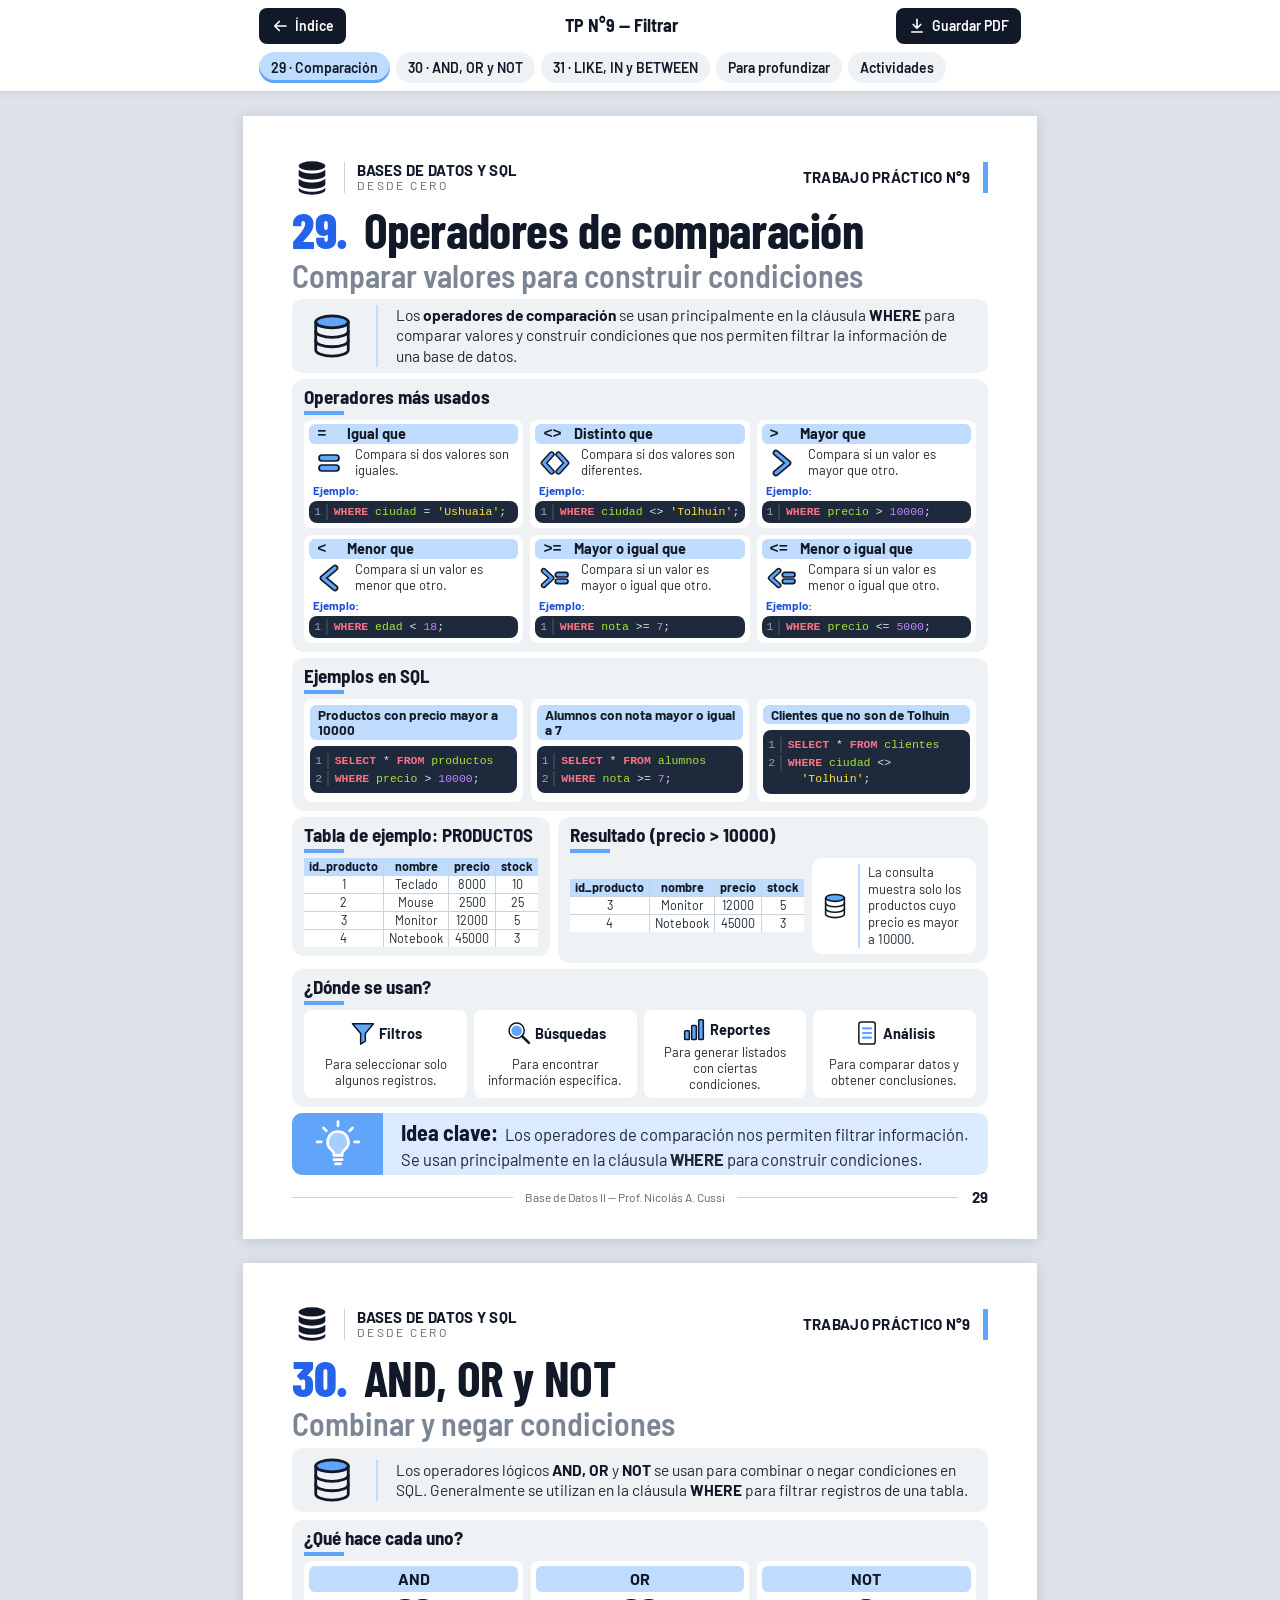
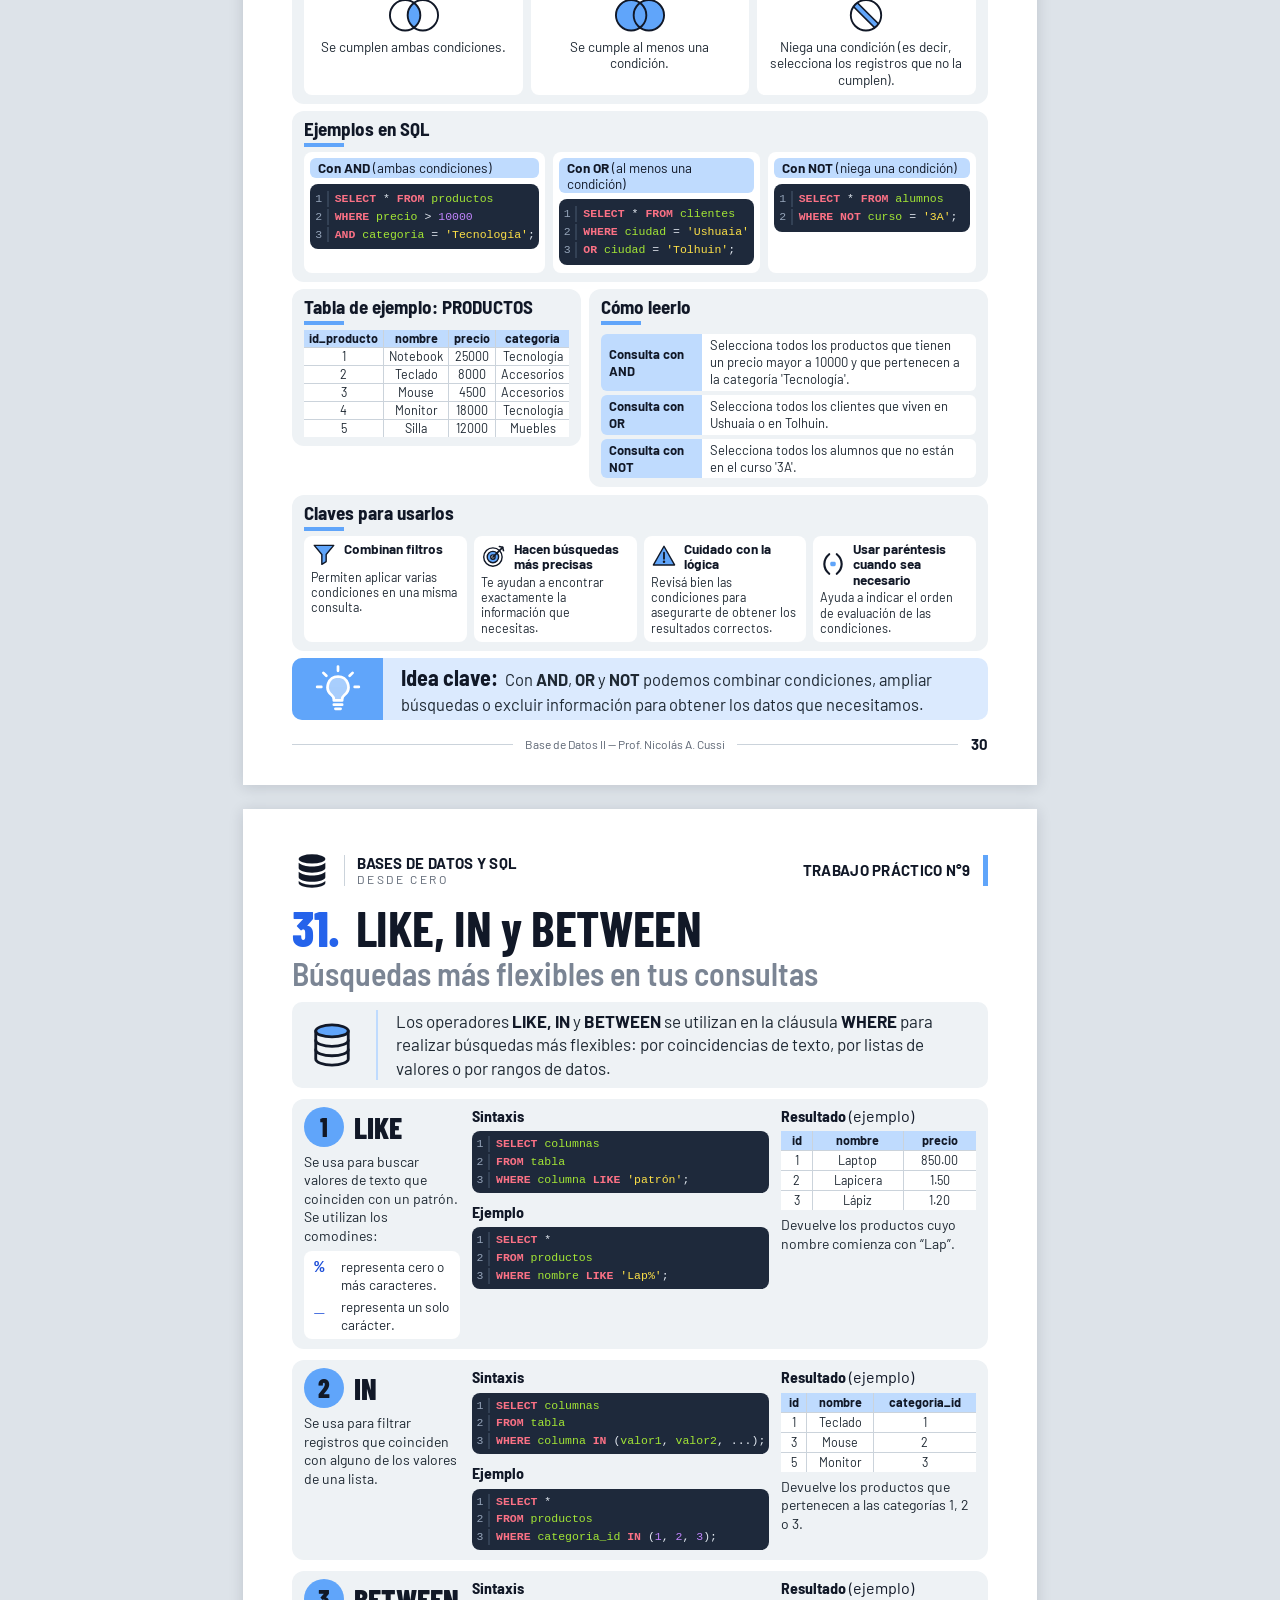
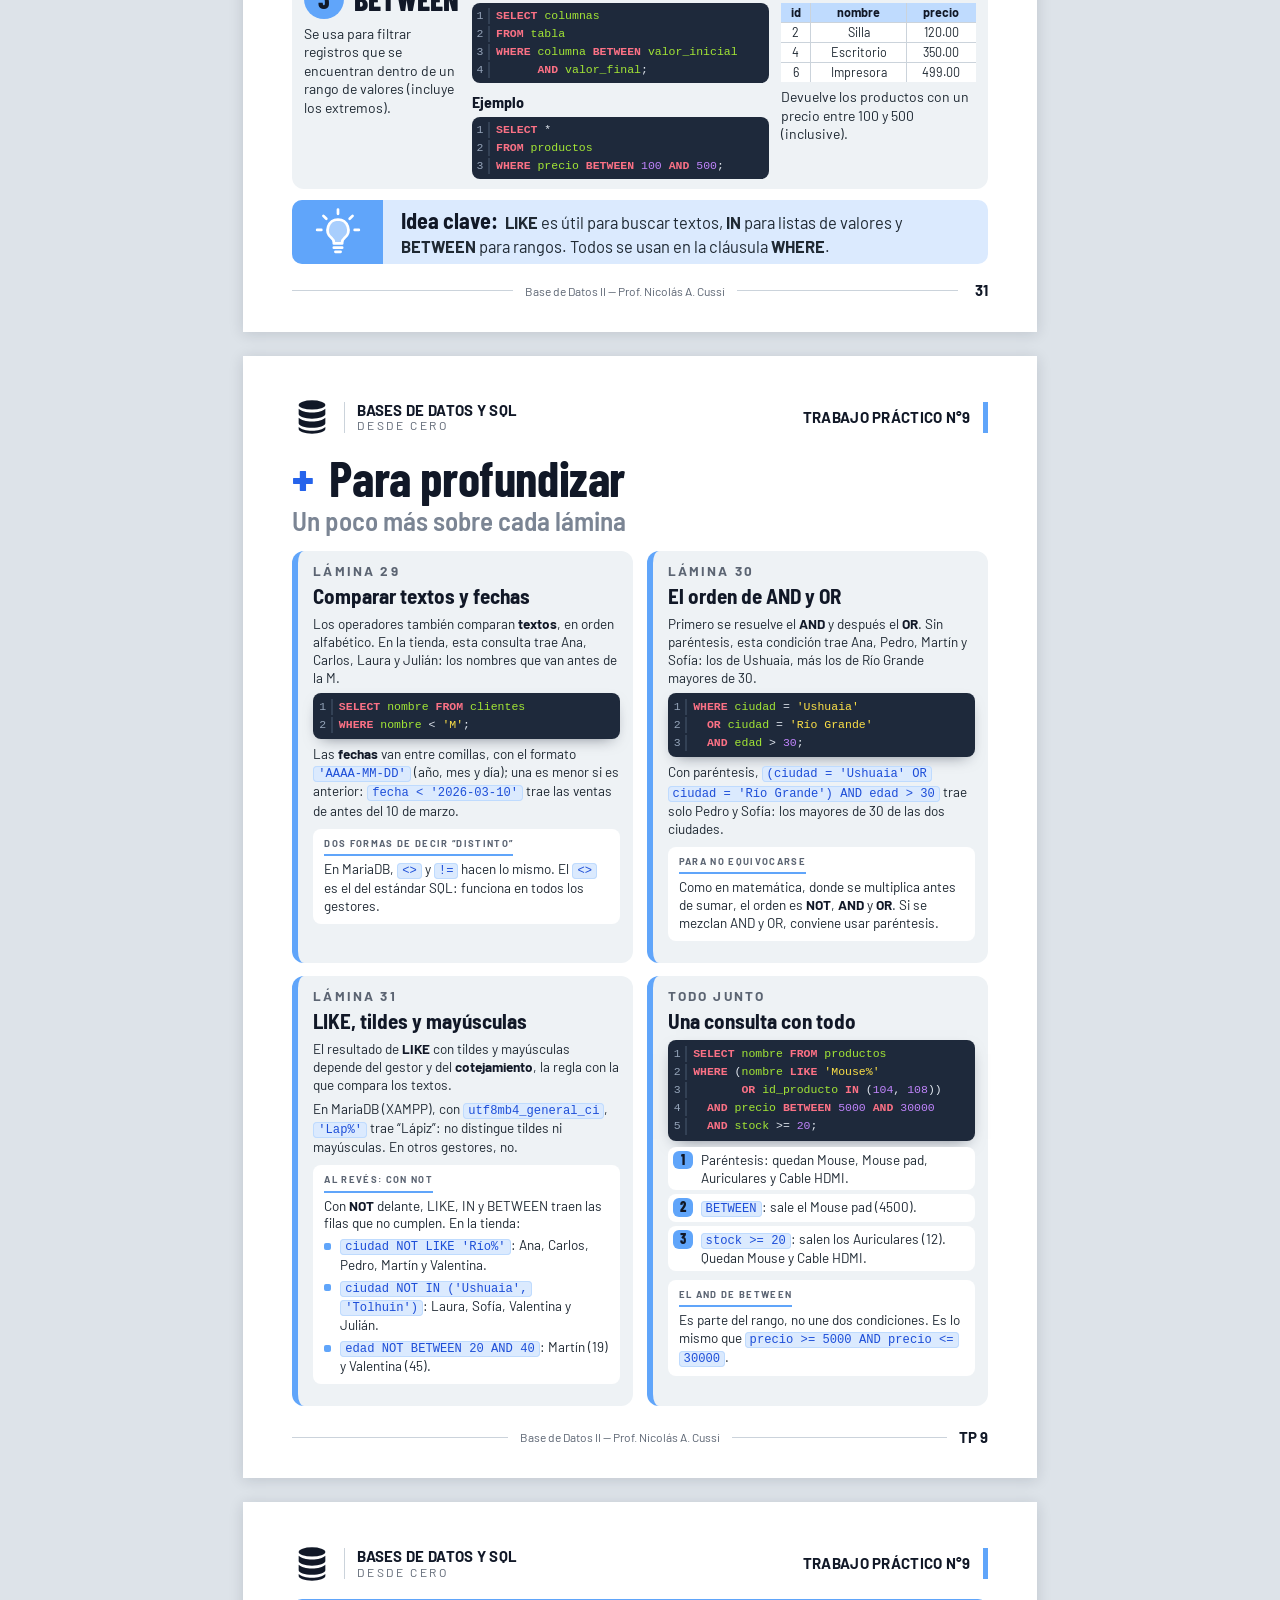
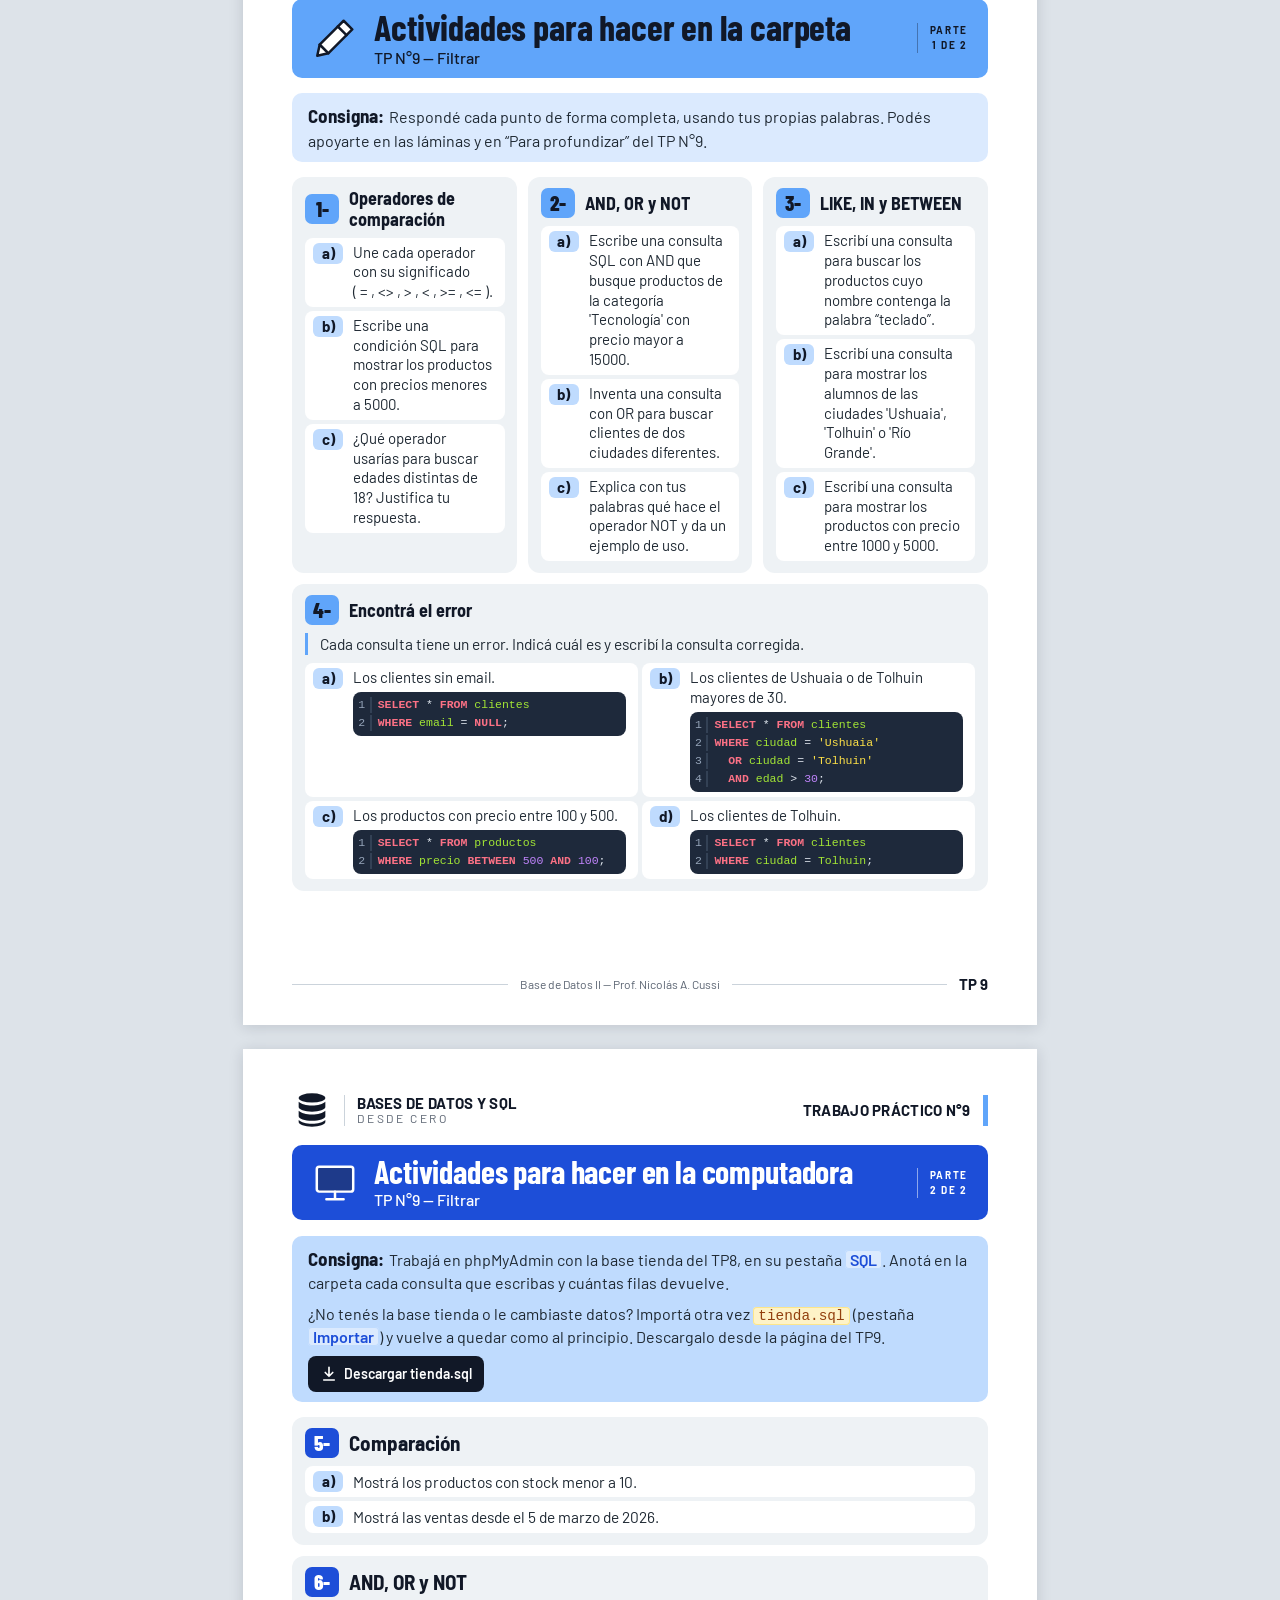
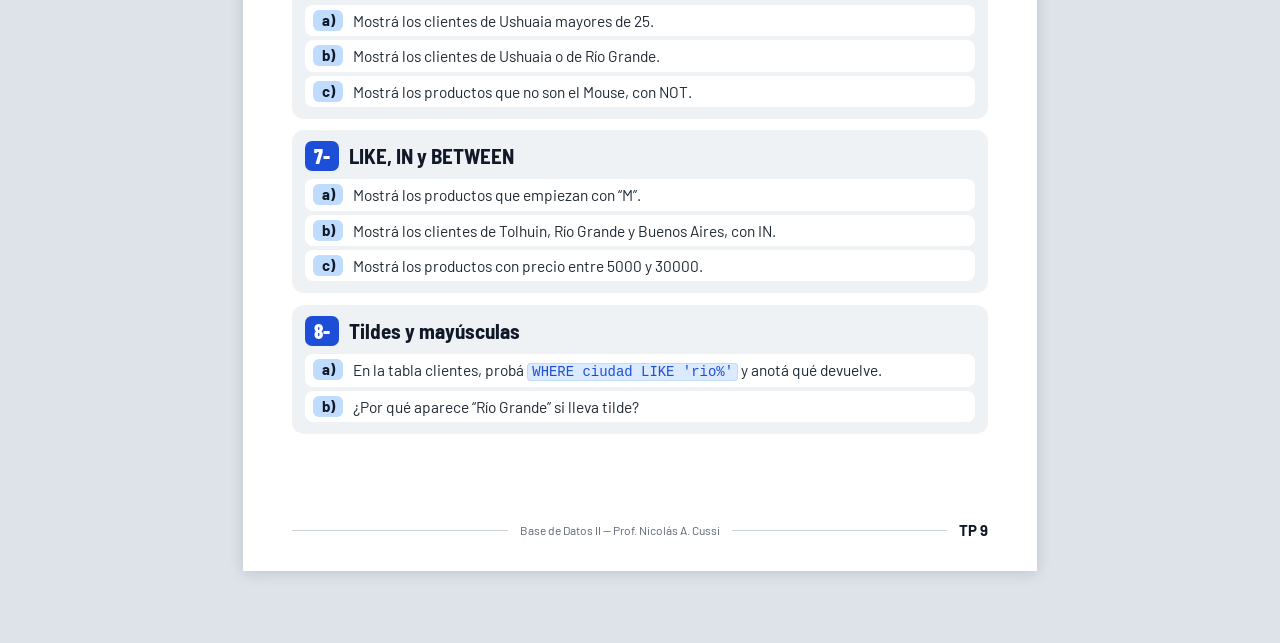
<file: unidades/tp09.html>
<!DOCTYPE html>
<html lang="es-AR">
<head>
  <meta charset="utf-8">
  <meta name="viewport" content="width=device-width, initial-scale=1">
  <title>TP N°9 — Filtrar · Base de Datos II</title>
  <meta name="description" content="TP N°9 de Base de Datos II: operadores de comparación, AND, OR y NOT para combinar condiciones, y LIKE, IN y BETWEEN para búsquedas más flexibles. Prof. Nicolás A. Cussi.">
  <meta name="theme-color" content="#60A5FA">
  <!-- Vista previa del enlace (WhatsApp, Classroom, etc.) -->
  <meta property="og:type" content="website">
  <meta property="og:locale" content="es_AR">
  <meta property="og:site_name" content="Base de Datos II · Cuadernillo Digital">
  <meta property="og:title" content="TP N°9 — Filtrar · Base de Datos II">
  <meta property="og:description" content="6.º año · Prof. Nicolás A. Cussi">
  <meta property="og:url" content="https://prof-nkocussi.github.io/App-Web-Base-de-Datos-2/unidades/tp09.html">
  <meta property="og:image" content="https://prof-nkocussi.github.io/App-Web-Base-de-Datos-2/assets/img/miniatura.png">
  <meta property="og:image:width" content="1200">
  <meta property="og:image:height" content="630">
  <meta property="og:image:alt" content="Base de Datos II, cuadernillo digital de 6.º año">
  <meta name="twitter:card" content="summary_large_image">
  <link rel="preload" href="../assets/fonts/barlow-latin-400-normal.woff2" as="font" type="font/woff2" crossorigin>
  <link rel="preload" href="../assets/fonts/barlow-semi-condensed-latin-700-normal.woff2" as="font" type="font/woff2" crossorigin>
  <link rel="stylesheet" href="../assets/css/estilos.css">
</head>
<body data-tp="9" class="modulo-3">

<!-- ====== Íconos (SVG simples, rehechos a partir del PDF) ====== -->
<svg width="0" height="0" style="position:absolute" aria-hidden="true" focusable="false">
  <defs>
    <symbol id="i-db-solido" viewBox="0 0 48 48">
      <g style="fill:currentColor;stroke:none">
        <ellipse cx="24" cy="9.5" rx="16" ry="5.5"/>
        <path d="M8 14c2.8 2.9 9.1 4.5 16 4.5S37.2 16.9 40 14v6.5c0 3-7.2 5.5-16 5.5S8 23.5 8 20.5z"/>
        <path d="M8 25c2.8 2.9 9.1 4.5 16 4.5S37.2 27.9 40 25v6.5c0 3-7.2 5.5-16 5.5S8 34.5 8 31.5z"/>
        <path d="M8 36c2.8 2.9 9.1 4.5 16 4.5S37.2 38.9 40 36v2.5c0 3-7.2 5.5-16 5.5S8 41.5 8 38.5z"/>
      </g>
    </symbol>
    <symbol id="i-db" viewBox="0 0 48 48">
      <ellipse cx="24" cy="11" rx="15" ry="5.5" style="fill:var(--ac)"/>
      <path d="M9 11v26c0 3 6.7 5.5 15 5.5S39 40 39 37V11"/>
      <path d="M9 19.7c0 3 6.7 5.5 15 5.5s15-2.5 15-5.5M9 28.4c0 3 6.7 5.5 15 5.5s15-2.5 15-5.5"/>
    </symbol>
    <!-- Operadores de comparación: el signo con borde oscuro y relleno del acento -->
    <symbol id="i-op-igual" viewBox="0 0 48 48">
      <rect x="9" y="12" width="30" height="9" rx="4.5" style="fill:var(--ac)"/>
      <rect x="9" y="27" width="30" height="9" rx="4.5" style="fill:var(--ac)"/>
    </symbol>
    <symbol id="i-op-distinto" viewBox="0 0 48 48">
      <path d="M19 11 7 24l12 13M29 11l12 13-12 13" style="stroke-width:9"/>
      <path d="M19 11 7 24l12 13M29 11l12 13-12 13" style="stroke:var(--ac);stroke-width:4.4"/>
    </symbol>
    <symbol id="i-op-mayor" viewBox="0 0 48 48">
      <path d="M15 9l18 15-18 15" style="stroke-width:10"/>
      <path d="M15 9l18 15-18 15" style="stroke:var(--ac);stroke-width:5"/>
    </symbol>
    <symbol id="i-op-menor" viewBox="0 0 48 48">
      <path d="M33 9 15 24l18 15" style="stroke-width:10"/>
      <path d="M33 9 15 24l18 15" style="stroke:var(--ac);stroke-width:5"/>
    </symbol>
    <symbol id="i-op-mayor-igual" viewBox="0 0 48 48">
      <path d="M7 13l12 11-12 11" style="stroke-width:8.5"/>
      <path d="M7 13l12 11-12 11" style="stroke:var(--ac);stroke-width:4"/>
      <rect x="24.5" y="15.5" width="19" height="7" rx="3.5" style="fill:var(--ac)"/>
      <rect x="24.5" y="25.5" width="19" height="7" rx="3.5" style="fill:var(--ac)"/>
    </symbol>
    <symbol id="i-op-menor-igual" viewBox="0 0 48 48">
      <path d="M19 13 7 24l12 11" style="stroke-width:8.5"/>
      <path d="M19 13 7 24l12 11" style="stroke:var(--ac);stroke-width:4"/>
      <rect x="24.5" y="15.5" width="19" height="7" rx="3.5" style="fill:var(--ac)"/>
      <rect x="24.5" y="25.5" width="19" height="7" rx="3.5" style="fill:var(--ac)"/>
    </symbol>
    <symbol id="i-embudo" viewBox="0 0 48 48">
      <path d="M6 8h36L28 25v13l-8 5V25z" style="fill:var(--ac)"/>
    </symbol>
    <symbol id="i-lupa" viewBox="0 0 48 48">
      <circle cx="20" cy="20" r="9" style="fill:var(--ac);stroke:none"/>
      <circle cx="20" cy="20" r="13"/>
      <path d="M29.5 29.5 41 41" style="stroke-width:4.5"/>
    </symbol>
    <symbol id="i-barras" viewBox="0 0 48 48">
      <rect x="8" y="27" width="8" height="15" rx="1.5" style="fill:var(--ac)"/>
      <rect x="20" y="18" width="8" height="24" rx="1.5" style="fill:var(--ac)"/>
      <rect x="32" y="8" width="8" height="34" rx="1.5" style="fill:var(--ac)"/>
    </symbol>
    <symbol id="i-campos" viewBox="0 0 48 48">
      <rect x="10" y="5" width="28" height="38" rx="4"/>
      <path d="M17 16h14M17 24h14M17 32h14" style="stroke:var(--ac);stroke-width:3.6"/>
    </symbol>
    <symbol id="i-diana" viewBox="0 0 48 48">
      <circle cx="22" cy="26" r="17"/>
      <circle cx="22" cy="26" r="10.5" style="fill:var(--ac)"/>
      <circle cx="22" cy="26" r="4" style="fill:#fff"/>
      <path d="M22 26 40 8" style="stroke-width:3"/>
      <path d="M34 6.5l6 1.5 1.5 6" style="stroke-width:3"/>
    </symbol>
    <symbol id="i-alerta" viewBox="0 0 48 48">
      <path d="M24 6 43.5 40.5h-39z" style="fill:var(--ac)"/>
      <path d="M24 18v11" style="stroke-width:3.4"/>
      <circle cx="24" cy="34.6" r="2.3" style="fill:currentColor;stroke:none"/>
    </symbol>
    <symbol id="i-parentesis" viewBox="0 0 48 48">
      <path d="M17 6c-6 5-9 11.5-9 18s3 13 9 18M31 6c6 5 9 11.5 9 18s-3 13-9 18" style="stroke-width:4"/>
      <rect x="19" y="20" width="10" height="8" rx="2.5" style="fill:var(--ac);stroke:none"/>
    </symbol>
    <symbol id="i-lapiz" viewBox="0 0 48 48">
      <path d="M33 6l9 9-25 25-9-9z" style="fill:var(--ac)"/>
      <path d="M8 31 5.5 42.5 17 40z" style="fill:#fff"/>
      <path d="M27 12l9 9"/>
    </symbol>
    <symbol id="i-compu" viewBox="0 0 48 48">
      <rect x="5" y="7" width="38" height="26" rx="2.5" style="fill:var(--ac)"/>
      <path d="M24 33v7M15 41h18"/>
    </symbol>
    <symbol id="i-foco" viewBox="0 0 48 48">
      <path d="M24 2.5v4M10 8.5l2.8 2.8M38 8.5l-2.8 2.8M4 22h4M40 22h4"/>
      <path d="M24 12a10 10 0 0 0-6.2 17.8c1.4 1.2 2.2 2.6 2.2 4.2v1h8v-1c0-1.6.8-3 2.2-4.2A10 10 0 0 0 24 12z" style="fill:var(--ac)"/>
      <path d="M20 39h8M21.5 43h5"/>
    </symbol>
    <symbol id="i-descarga" viewBox="0 0 24 24">
      <path d="M12 3v12M7 10l5 5 5-5M5 20h14"/>
    </symbol>
    <symbol id="i-atras" viewBox="0 0 24 24">
      <path d="M20 12H5M11 6l-6 6 6 6"/>
    </symbol>
  </defs>
</svg>

<a class="saltar" href="#contenido">Saltar al contenido</a>

<header class="barra">
  <div class="barra__fila">
    <a class="boton barra__volver" href="../indice.html"><svg aria-hidden="true" focusable="false"><use href="#i-atras"/></svg><span>Índice</span></a>
    <span class="barra__titulo">TP N°9 — Filtrar</span>
    <button class="boton" type="button" data-imprimir aria-label="Guardar en PDF">
      <svg aria-hidden="true" focusable="false"><use href="#i-descarga"/></svg><span><span class="boton__largo">Guardar </span>PDF</span>
    </button>
  </div>
  <nav class="partes" aria-label="Partes del TP N°9">
    <a href="#pag-29">29 · Comparación</a>
    <a href="#pag-30">30 · AND, OR y NOT</a>
    <a href="#pag-31">31 · LIKE, IN y BETWEEN</a>
    <a href="#profundizar">Para profundizar</a>
    <a href="#actividades">Actividades</a>
  </nav>
</header>

<main id="contenido" class="laminas">
  <h1 class="sr-only">TP N°9 — Filtrar</h1>

  <!-- =================== LÁMINA 29 (PDF pág. 30) =================== -->
  <article class="lamina lamina--densa lamina--compacta lamina--apretada lamina--llena" id="pag-29" aria-labelledby="t29">
    <div class="cab" aria-hidden="true">
      <svg class="cab__logo"><use href="#i-db-solido"/></svg>
      <div class="cab__marca"><b>BASES DE DATOS Y SQL</b><span>DESDE CERO</span></div>
      <div class="cab__lema">TRABAJO PRÁCTICO <span class="cab__lema-n">N°9</span></div>
      <span class="cab__raya"></span>
    </div>

    <div class="tit">
      <h2 class="tit__h" id="t29"><span class="tit__num">29.</span> Operadores de comparación</h2>
      <p class="tit__sub">Comparar valores para construir condiciones</p>
    </div>

    <div class="intro intro--larga">
      <svg class="ico ico--xl" aria-hidden="true" focusable="false"><use href="#i-db"/></svg>
      <p>Los <strong>operadores de comparación</strong> se usan principalmente en la cláusula <strong>WHERE</strong> para comparar valores y construir condiciones que nos permiten filtrar la información de una base de datos.</p>
    </div>

    <section class="panel" aria-labelledby="o29">
      <div class="panel__cab"><h3 class="subtitulo" id="o29">Operadores más usados</h3></div>
      <ul class="comparadores">
        <li class="comparador">
          <h4 class="comparador__cab"><span class="comparador__sim">=</span>Igual que</h4>
          <div class="comparador__def"><svg class="ico" aria-hidden="true" focusable="false"><use href="#i-op-igual"/></svg><p>Compara si dos valores son iguales.</p></div>
          <p class="comparador__ej">Ejemplo:</p>
          <div class="ventana-cod ventana-cod--sql">
            <ol class="pseudo pseudo--sql" aria-label="Ejemplo en SQL: la ciudad es igual a Ushuaia">
              <li><span class="pseudo__c"><b>WHERE</b> <span class="t-atr">ciudad</span> = <span class="t-str">'Ushuaia'</span>;</span></li>
            </ol>
          </div>
        </li>
        <li class="comparador">
          <h4 class="comparador__cab"><span class="comparador__sim">&lt;&gt;</span>Distinto que</h4>
          <div class="comparador__def"><svg class="ico" aria-hidden="true" focusable="false"><use href="#i-op-distinto"/></svg><p>Compara si dos valores son diferentes.</p></div>
          <p class="comparador__ej">Ejemplo:</p>
          <div class="ventana-cod ventana-cod--sql">
            <ol class="pseudo pseudo--sql" aria-label="Ejemplo en SQL: la ciudad es distinta de Tolhuin">
              <li><span class="pseudo__c"><b>WHERE</b> <span class="t-atr">ciudad</span> &lt;&gt; <span class="t-str">'Tolhuin'</span>;</span></li>
            </ol>
          </div>
        </li>
        <li class="comparador">
          <h4 class="comparador__cab"><span class="comparador__sim">&gt;</span>Mayor que</h4>
          <div class="comparador__def"><svg class="ico" aria-hidden="true" focusable="false"><use href="#i-op-mayor"/></svg><p>Compara si un valor es mayor que otro.</p></div>
          <p class="comparador__ej">Ejemplo:</p>
          <div class="ventana-cod ventana-cod--sql">
            <ol class="pseudo pseudo--sql" aria-label="Ejemplo en SQL: el precio es mayor que 10000">
              <li><span class="pseudo__c"><b>WHERE</b> <span class="t-atr">precio</span> &gt; <span class="t-num">10000</span>;</span></li>
            </ol>
          </div>
        </li>
        <li class="comparador">
          <h4 class="comparador__cab"><span class="comparador__sim">&lt;</span>Menor que</h4>
          <div class="comparador__def"><svg class="ico" aria-hidden="true" focusable="false"><use href="#i-op-menor"/></svg><p>Compara si un valor es menor que otro.</p></div>
          <p class="comparador__ej">Ejemplo:</p>
          <div class="ventana-cod ventana-cod--sql">
            <ol class="pseudo pseudo--sql" aria-label="Ejemplo en SQL: la edad es menor que 18">
              <li><span class="pseudo__c"><b>WHERE</b> <span class="t-atr">edad</span> &lt; <span class="t-num">18</span>;</span></li>
            </ol>
          </div>
        </li>
        <li class="comparador">
          <h4 class="comparador__cab"><span class="comparador__sim">&gt;=</span>Mayor o igual que</h4>
          <div class="comparador__def"><svg class="ico" aria-hidden="true" focusable="false"><use href="#i-op-mayor-igual"/></svg><p>Compara si un valor es mayor o igual que otro.</p></div>
          <p class="comparador__ej">Ejemplo:</p>
          <div class="ventana-cod ventana-cod--sql">
            <ol class="pseudo pseudo--sql" aria-label="Ejemplo en SQL: la nota es mayor o igual que 7">
              <li><span class="pseudo__c"><b>WHERE</b> <span class="t-atr">nota</span> &gt;= <span class="t-num">7</span>;</span></li>
            </ol>
          </div>
        </li>
        <li class="comparador">
          <h4 class="comparador__cab"><span class="comparador__sim">&lt;=</span>Menor o igual que</h4>
          <div class="comparador__def"><svg class="ico" aria-hidden="true" focusable="false"><use href="#i-op-menor-igual"/></svg><p>Compara si un valor es menor o igual que otro.</p></div>
          <p class="comparador__ej">Ejemplo:</p>
          <div class="ventana-cod ventana-cod--sql">
            <ol class="pseudo pseudo--sql" aria-label="Ejemplo en SQL: el precio es menor o igual que 5000">
              <li><span class="pseudo__c"><b>WHERE</b> <span class="t-atr">precio</span> &lt;= <span class="t-num">5000</span>;</span></li>
            </ol>
          </div>
        </li>
      </ul>
    </section>

    <section class="panel" aria-labelledby="e29">
      <div class="panel__cab"><h3 class="subtitulo" id="e29">Ejemplos en SQL</h3></div>
      <ul class="ej-sql">
        <li>
          <h4 class="ej-sql__tit">Productos con precio mayor a 10000</h4>
          <div class="ventana-cod ventana-cod--sql">
            <ol class="pseudo pseudo--sql" aria-label="Código SQL que consulta los productos con precio mayor a 10000">
              <li><span class="pseudo__c"><b>SELECT</b> * <b>FROM</b> <span class="t-atr">productos</span></span></li>
              <li><span class="pseudo__c"><b>WHERE</b> <span class="t-atr">precio</span> &gt; <span class="t-num">10000</span>;</span></li>
            </ol>
          </div>
        </li>
        <li>
          <h4 class="ej-sql__tit">Alumnos con nota mayor o igual a 7</h4>
          <div class="ventana-cod ventana-cod--sql">
            <ol class="pseudo pseudo--sql" aria-label="Código SQL que consulta los alumnos con nota mayor o igual a 7">
              <li><span class="pseudo__c"><b>SELECT</b> * <b>FROM</b> <span class="t-atr">alumnos</span></span></li>
              <li><span class="pseudo__c"><b>WHERE</b> <span class="t-atr">nota</span> &gt;= <span class="t-num">7</span>;</span></li>
            </ol>
          </div>
        </li>
        <li>
          <h4 class="ej-sql__tit">Clientes que no son de Tolhuin</h4>
          <div class="ventana-cod ventana-cod--sql">
            <ol class="pseudo pseudo--sql" aria-label="Código SQL que consulta los clientes que no son de Tolhuin">
              <li><span class="pseudo__c"><b>SELECT</b> * <b>FROM</b> <span class="t-atr">clientes</span></span></li>
              <li><span class="pseudo__c"><b>WHERE</b> <span class="t-atr">ciudad</span> &lt;&gt; <span class="t-str">'Tolhuin'</span>;</span></li>
            </ol>
          </div>
        </li>
      </ul>
    </section>

    <div class="lado-a-lado lado-a-lado--prod">
      <section class="panel" aria-labelledby="t29e">
        <div class="panel__cab"><h3 class="subtitulo" id="t29e">Tabla de ejemplo: PRODUCTOS</h3></div>
        <table class="tabla-ej">
          <caption class="sr-only">PRODUCTOS</caption>
          <thead>
            <tr><th scope="col">id_producto</th><th scope="col">nombre</th><th scope="col">precio</th><th scope="col">stock</th></tr>
          </thead>
          <tbody>
            <tr><td>1</td><td>Teclado</td><td>8000</td><td>10</td></tr>
            <tr><td>2</td><td>Mouse</td><td>2500</td><td>25</td></tr>
            <tr><td>3</td><td>Monitor</td><td>12000</td><td>5</td></tr>
            <tr><td>4</td><td>Notebook</td><td>45000</td><td>3</td></tr>
          </tbody>
        </table>
      </section>

      <section class="panel" aria-labelledby="r29">
        <div class="panel__cab"><h3 class="subtitulo" id="r29">Resultado (precio &gt; 10000)</h3></div>
        <div class="resultado">
          <table class="tabla-ej">
            <caption class="sr-only">Resultado de la consulta con precio mayor a 10000</caption>
            <thead>
              <tr><th scope="col">id_producto</th><th scope="col">nombre</th><th scope="col">precio</th><th scope="col">stock</th></tr>
            </thead>
            <tbody>
              <tr><td>3</td><td>Monitor</td><td>12000</td><td>5</td></tr>
              <tr><td>4</td><td>Notebook</td><td>45000</td><td>3</td></tr>
            </tbody>
          </table>
          <div class="intro">
            <svg class="ico ico--l" aria-hidden="true" focusable="false"><use href="#i-db"/></svg>
            <p>La consulta muestra solo los productos cuyo precio es mayor a 10000.</p>
          </div>
        </div>
      </section>
    </div>

    <section class="panel" aria-labelledby="d29">
      <div class="panel__cab"><h3 class="subtitulo" id="d29">¿Dónde se usan?</h3></div>
      <ul class="ambitos ambitos--4 usos-sql usos-sql--fila">
        <li class="tarjeta"><svg class="ico ico--l" aria-hidden="true" focusable="false"><use href="#i-embudo"/></svg><h4 class="tarjeta__tit">Filtros</h4><p>Para seleccionar solo algunos registros.</p></li>
        <li class="tarjeta"><svg class="ico ico--l" aria-hidden="true" focusable="false"><use href="#i-lupa"/></svg><h4 class="tarjeta__tit">Búsquedas</h4><p>Para encontrar información especifica.</p></li>
        <li class="tarjeta"><svg class="ico ico--l" aria-hidden="true" focusable="false"><use href="#i-barras"/></svg><h4 class="tarjeta__tit">Reportes</h4><p>Para generar listados con ciertas condiciones.</p></li>
        <li class="tarjeta"><svg class="ico ico--l" aria-hidden="true" focusable="false"><use href="#i-campos"/></svg><h4 class="tarjeta__tit">Análisis</h4><p>Para comparar datos y obtener conclusiones.</p></li>
      </ul>
    </section>

    <aside class="idea" aria-label="Idea clave">
      <span class="idea__ico"><svg class="ico" aria-hidden="true" focusable="false"><use href="#i-foco"/></svg></span>
      <p><strong>Idea clave:</strong> Los operadores de comparación nos permiten filtrar información. Se usan principalmente en la cláusula <b>WHERE</b> para construir condiciones.</p>
    </aside>

    <footer class="pie">
      <span class="pie__linea"></span>
      <span>Base de Datos II — Prof. Nicolás A. Cussi</span>
      <span class="pie__linea"></span>
      <span class="pie__num" aria-label="Página 29">29</span>
    </footer>
  </article>

  <!-- =================== LÁMINA 30 (PDF pág. 31) =================== -->
  <article class="lamina lamina--densa lamina--compacta lamina--apretada lamina--llena" id="pag-30" aria-labelledby="t30">
    <div class="cab" aria-hidden="true">
      <svg class="cab__logo"><use href="#i-db-solido"/></svg>
      <div class="cab__marca"><b>BASES DE DATOS Y SQL</b><span>DESDE CERO</span></div>
      <div class="cab__lema">TRABAJO PRÁCTICO <span class="cab__lema-n">N°9</span></div>
      <span class="cab__raya"></span>
    </div>

    <div class="tit">
      <h2 class="tit__h" id="t30"><span class="tit__num">30.</span> AND, OR y NOT</h2>
      <p class="tit__sub">Combinar y negar condiciones</p>
    </div>

    <div class="intro intro--larga">
      <svg class="ico ico--xl" aria-hidden="true" focusable="false"><use href="#i-db"/></svg>
      <p>Los operadores lógicos <strong>AND, OR</strong> y <strong>NOT</strong> se usan para combinar o negar condiciones en SQL. Generalmente se utilizan en la cláusula <strong>WHERE</strong> para filtrar registros de una tabla.</p>
    </div>

    <section class="panel" aria-labelledby="q30">
      <div class="panel__cab"><h3 class="subtitulo" id="q30">¿Qué hace cada uno?</h3></div>
      <ul class="ambitos logicos">
        <li class="tarjeta">
          <h4 class="tarjeta__cab">AND</h4>
          <svg class="venn" viewBox="0 0 120 64" role="img" aria-label="Diagrama de AND: dos círculos que se cruzan, uno por cada condición. Solo está pintada la parte común, la de los registros que cumplen las dos.">
            <defs><clipPath id="venn-and"><circle cx="46" cy="32" r="24"/></clipPath></defs>
            <circle class="venn__lleno" cx="74" cy="32" r="24" clip-path="url(#venn-and)"/>
            <circle class="venn__borde" cx="46" cy="32" r="24"/>
            <circle class="venn__borde" cx="74" cy="32" r="24"/>
          </svg>
          <p>Se cumplen ambas condiciones.</p>
        </li>
        <li class="tarjeta">
          <h4 class="tarjeta__cab">OR</h4>
          <svg class="venn" viewBox="0 0 120 64" role="img" aria-label="Diagrama de OR: dos círculos que se cruzan, uno por cada condición. Los dos están pintados enteros: entran los registros que cumplen al menos una.">
            <circle class="venn__lleno" cx="46" cy="32" r="24"/>
            <circle class="venn__lleno" cx="74" cy="32" r="24"/>
            <circle class="venn__borde" cx="46" cy="32" r="24"/>
            <circle class="venn__borde" cx="74" cy="32" r="24"/>
          </svg>
          <p>Se cumple al menos una condición.</p>
        </li>
        <li class="tarjeta">
          <h4 class="tarjeta__cab">NOT</h4>
          <svg class="venn" viewBox="0 0 120 64" role="img" aria-label="Diagrama de NOT: un círculo cruzado por una franja, como una señal de prohibido: la condición queda negada.">
            <defs><clipPath id="venn-not"><circle cx="60" cy="32" r="24"/></clipPath></defs>
            <g clip-path="url(#venn-not)">
              <path class="venn__franja-borde" d="M38 10l44 44"/>
              <path class="venn__franja" d="M38 10l44 44"/>
            </g>
            <circle class="venn__borde" cx="60" cy="32" r="24"/>
          </svg>
          <p>Niega una condición (es decir, selecciona los registros que no la cumplen).</p>
        </li>
      </ul>
    </section>

    <section class="panel" aria-labelledby="e30">
      <div class="panel__cab"><h3 class="subtitulo" id="e30">Ejemplos en SQL</h3></div>
      <ul class="ej-sql ej-sql--logicos">
        <li>
          <h4 class="ej-sql__tit">Con AND <span class="ej-sql__nota">(ambas condiciones)</span></h4>
          <div class="ventana-cod ventana-cod--sql">
            <ol class="pseudo pseudo--sql" aria-label="Código SQL que consulta los productos con precio mayor a 10000 y de la categoría Tecnología">
              <li><span class="pseudo__c"><b>SELECT</b> * <b>FROM</b> <span class="t-atr">productos</span></span></li>
              <li><span class="pseudo__c"><b>WHERE</b> <span class="t-atr">precio</span> &gt; <span class="t-num">10000</span></span></li>
              <li><span class="pseudo__c"><b>AND</b> <span class="t-atr">categoria</span> = <span class="t-str">'Tecnología'</span>;</span></li>
            </ol>
          </div>
        </li>
        <li>
          <h4 class="ej-sql__tit">Con OR <span class="ej-sql__nota">(al menos una condición)</span></h4>
          <div class="ventana-cod ventana-cod--sql">
            <ol class="pseudo pseudo--sql" aria-label="Código SQL que consulta los clientes de Ushuaia o de Tolhuin">
              <li><span class="pseudo__c"><b>SELECT</b> * <b>FROM</b> <span class="t-atr">clientes</span></span></li>
              <li><span class="pseudo__c"><b>WHERE</b> <span class="t-atr">ciudad</span> = <span class="t-str">'Ushuaia'</span></span></li>
              <li><span class="pseudo__c"><b>OR</b> <span class="t-atr">ciudad</span> = <span class="t-str">'Tolhuin'</span>;</span></li>
            </ol>
          </div>
        </li>
        <li>
          <h4 class="ej-sql__tit">Con NOT <span class="ej-sql__nota">(niega una condición)</span></h4>
          <div class="ventana-cod ventana-cod--sql">
            <ol class="pseudo pseudo--sql" aria-label="Código SQL que consulta los alumnos que no están en el curso 3A">
              <li><span class="pseudo__c"><b>SELECT</b> * <b>FROM</b> <span class="t-atr">alumnos</span></span></li>
              <li><span class="pseudo__c"><b>WHERE</b> <b>NOT</b> <span class="t-atr">curso</span> = <span class="t-str">'3A'</span>;</span></li>
            </ol>
          </div>
        </li>
      </ul>
    </section>

    <div class="lado-a-lado lado-a-lado--prod">
      <section class="panel" aria-labelledby="t30e">
        <div class="panel__cab"><h3 class="subtitulo" id="t30e">Tabla de ejemplo: PRODUCTOS</h3></div>
        <table class="tabla-ej">
          <caption class="sr-only">PRODUCTOS</caption>
          <thead>
            <tr><th scope="col">id_producto</th><th scope="col">nombre</th><th scope="col">precio</th><th scope="col">categoria</th></tr>
          </thead>
          <tbody>
            <tr><td>1</td><td>Notebook</td><td>25000</td><td>Tecnología</td></tr>
            <tr><td>2</td><td>Teclado</td><td>8000</td><td>Accesorios</td></tr>
            <tr><td>3</td><td>Mouse</td><td>4500</td><td>Accesorios</td></tr>
            <tr><td>4</td><td>Monitor</td><td>18000</td><td>Tecnología</td></tr>
            <tr><td>5</td><td>Silla</td><td>12000</td><td>Muebles</td></tr>
          </tbody>
        </table>
      </section>

      <section class="panel" aria-labelledby="l30">
        <div class="panel__cab"><h3 class="subtitulo" id="l30">Cómo leerlo</h3></div>
        <table class="tabla-leer">
          <caption class="sr-only">Cómo se lee cada consulta de los ejemplos en SQL</caption>
          <tbody>
            <tr><th scope="row">Consulta con AND</th><td>Selecciona todos los productos que tienen un precio mayor a 10000 y que pertenecen a la categoría 'Tecnología'.</td></tr>
            <tr><th scope="row">Consulta con OR</th><td>Selecciona todos los clientes que viven en Ushuaia o en Tolhuin.</td></tr>
            <tr><th scope="row">Consulta con NOT</th><td>Selecciona todos los alumnos que no están en el curso '3A'.</td></tr>
          </tbody>
        </table>
      </section>
    </div>

    <section class="panel" aria-labelledby="c30">
      <div class="panel__cab"><h3 class="subtitulo" id="c30">Claves para usarlos</h3></div>
      <ul class="ambitos ambitos--4 ambitos--fila puntos-insert puntos--4">
        <li class="tarjeta"><svg class="ico" aria-hidden="true" focusable="false"><use href="#i-embudo"/></svg><h4 class="tarjeta__cab">Combinan filtros</h4><p>Permiten aplicar varias condiciones en una misma consulta.</p></li>
        <li class="tarjeta"><svg class="ico" aria-hidden="true" focusable="false"><use href="#i-diana"/></svg><h4 class="tarjeta__cab">Hacen búsquedas más precisas</h4><p>Te ayudan a encontrar exactamente la información que necesitas.</p></li>
        <li class="tarjeta"><svg class="ico" aria-hidden="true" focusable="false"><use href="#i-alerta"/></svg><h4 class="tarjeta__cab">Cuidado con la lógica</h4><p>Revisá bien las condiciones para asegurarte de obtener los resultados correctos.</p></li>
        <li class="tarjeta"><svg class="ico" aria-hidden="true" focusable="false"><use href="#i-parentesis"/></svg><h4 class="tarjeta__cab">Usar paréntesis cuando sea necesario</h4><p>Ayuda a indicar el orden de evaluación de las condiciones.</p></li>
      </ul>
    </section>

    <aside class="idea" aria-label="Idea clave">
      <span class="idea__ico"><svg class="ico" aria-hidden="true" focusable="false"><use href="#i-foco"/></svg></span>
      <p><strong>Idea clave:</strong> Con <b>AND</b>, <b>OR</b> y <b>NOT</b> podemos combinar condiciones, ampliar búsquedas o excluir información para obtener los datos que necesitamos.</p>
    </aside>

    <footer class="pie">
      <span class="pie__linea"></span>
      <span>Base de Datos II — Prof. Nicolás A. Cussi</span>
      <span class="pie__linea"></span>
      <span class="pie__num" aria-label="Página 30">30</span>
    </footer>
  </article>

  <!-- =================== LÁMINA 31 (PDF pág. 32) =================== -->
  <article class="lamina lamina--densa lamina--compacta lamina--apretada" id="pag-31" aria-labelledby="t31">
    <div class="cab" aria-hidden="true">
      <svg class="cab__logo"><use href="#i-db-solido"/></svg>
      <div class="cab__marca"><b>BASES DE DATOS Y SQL</b><span>DESDE CERO</span></div>
      <div class="cab__lema">TRABAJO PRÁCTICO <span class="cab__lema-n">N°9</span></div>
      <span class="cab__raya"></span>
    </div>

    <div class="tit">
      <h2 class="tit__h" id="t31"><span class="tit__num">31.</span> LIKE, IN y BETWEEN</h2>
      <p class="tit__sub">Búsquedas más flexibles en tus consultas</p>
    </div>

    <div class="intro">
      <svg class="ico ico--xl" aria-hidden="true" focusable="false"><use href="#i-db"/></svg>
      <p>Los operadores <strong>LIKE, IN</strong> y <strong>BETWEEN</strong> se utilizan en la cláusula <strong>WHERE</strong> para realizar búsquedas más flexibles: por coincidencias de texto, por listas de valores o por rangos de datos.</p>
    </div>

    <section class="panel filtro" aria-labelledby="f1">
      <div class="filtro__def">
        <h3 class="filtro__nom" id="f1"><span class="filtro__num">1</span>LIKE</h3>
        <p>Se usa para buscar valores de texto que coinciden con un patrón. Se utilizan los comodines:</p>
        <ul class="comodines">
          <li><b class="comodin">%</b><span>representa cero o más caracteres.</span></li>
          <li><b class="comodin">_</b><span>representa un solo carácter.</span></li>
        </ul>
      </div>
      <div class="filtro__cod">
        <h4 class="filtro__rotulo">Sintaxis</h4>
        <div class="ventana-cod ventana-cod--sql">
          <ol class="pseudo pseudo--sql" aria-label="Sintaxis de LIKE: SELECT columnas FROM tabla WHERE columna LIKE un patrón">
            <li><span class="pseudo__c"><b>SELECT</b> <span class="t-atr">columnas</span></span></li>
            <li><span class="pseudo__c"><b>FROM</b> <span class="t-atr">tabla</span></span></li>
            <li><span class="pseudo__c"><b>WHERE</b> <span class="t-atr">columna</span> <b>LIKE</b> <span class="t-str">'patrón'</span>;</span></li>
          </ol>
        </div>
        <h4 class="filtro__rotulo">Ejemplo</h4>
        <div class="ventana-cod ventana-cod--sql">
          <ol class="pseudo pseudo--sql" aria-label="Código SQL que consulta los productos cuyo nombre comienza con Lap">
            <li><span class="pseudo__c"><b>SELECT</b> *</span></li>
            <li><span class="pseudo__c"><b>FROM</b> <span class="t-atr">productos</span></span></li>
            <li><span class="pseudo__c"><b>WHERE</b> <span class="t-atr">nombre</span> <b>LIKE</b> <span class="t-str">'Lap%'</span>;</span></li>
          </ol>
        </div>
      </div>
      <div class="filtro__res">
        <h4 class="filtro__rotulo">Resultado <span>(ejemplo)</span></h4>
        <table class="tabla-ej">
          <caption class="sr-only">Resultado del ejemplo con LIKE</caption>
          <thead>
            <tr><th scope="col">id</th><th scope="col">nombre</th><th scope="col">precio</th></tr>
          </thead>
          <tbody>
            <tr><td>1</td><td>Laptop</td><td>850.00</td></tr>
            <tr><td>2</td><td>Lapicera</td><td>1.50</td></tr>
            <tr><td>3</td><td>Lápiz</td><td>1.20</td></tr>
          </tbody>
        </table>
        <p>Devuelve los productos cuyo nombre comienza con “Lap”.</p>
      </div>
    </section>

    <section class="panel filtro" aria-labelledby="f2">
      <div class="filtro__def">
        <h3 class="filtro__nom" id="f2"><span class="filtro__num">2</span>IN</h3>
        <p>Se usa para filtrar registros que coinciden con alguno de los valores de una lista.</p>
      </div>
      <div class="filtro__cod">
        <h4 class="filtro__rotulo">Sintaxis</h4>
        <div class="ventana-cod ventana-cod--sql">
          <ol class="pseudo pseudo--sql" aria-label="Sintaxis de IN: SELECT columnas FROM tabla WHERE columna IN y una lista de valores entre paréntesis">
            <li><span class="pseudo__c"><b>SELECT</b> <span class="t-atr">columnas</span></span></li>
            <li><span class="pseudo__c"><b>FROM</b> <span class="t-atr">tabla</span></span></li>
            <li><span class="pseudo__c"><b>WHERE</b> <span class="t-atr">columna</span> <b>IN</b> (<span class="t-atr">valor1</span>, <span class="t-atr">valor2</span>, ...);</span></li>
          </ol>
        </div>
        <h4 class="filtro__rotulo">Ejemplo</h4>
        <div class="ventana-cod ventana-cod--sql">
          <ol class="pseudo pseudo--sql" aria-label="Código SQL que consulta los productos de las categorías 1, 2 o 3">
            <li><span class="pseudo__c"><b>SELECT</b> *</span></li>
            <li><span class="pseudo__c"><b>FROM</b> <span class="t-atr">productos</span></span></li>
            <li><span class="pseudo__c"><b>WHERE</b> <span class="t-atr">categoria_id</span> <b>IN</b> (<span class="t-num">1</span>, <span class="t-num">2</span>, <span class="t-num">3</span>);</span></li>
          </ol>
        </div>
      </div>
      <div class="filtro__res">
        <h4 class="filtro__rotulo">Resultado <span>(ejemplo)</span></h4>
        <table class="tabla-ej">
          <caption class="sr-only">Resultado del ejemplo con IN</caption>
          <thead>
            <tr><th scope="col">id</th><th scope="col">nombre</th><th scope="col">categoria_id</th></tr>
          </thead>
          <tbody>
            <tr><td>1</td><td>Teclado</td><td>1</td></tr>
            <tr><td>3</td><td>Mouse</td><td>2</td></tr>
            <tr><td>5</td><td>Monitor</td><td>3</td></tr>
          </tbody>
        </table>
        <p>Devuelve los productos que pertenecen a las categorías 1, 2 o 3.</p>
      </div>
    </section>

    <section class="panel filtro" aria-labelledby="f3">
      <div class="filtro__def">
        <h3 class="filtro__nom" id="f3"><span class="filtro__num">3</span>BETWEEN</h3>
        <p>Se usa para filtrar registros que se encuentran dentro de un rango de valores (incluye los extremos).</p>
      </div>
      <div class="filtro__cod">
        <h4 class="filtro__rotulo">Sintaxis</h4>
        <div class="ventana-cod ventana-cod--sql">
          <ol class="pseudo pseudo--sql" aria-label="Sintaxis de BETWEEN: SELECT columnas FROM tabla WHERE columna BETWEEN valor inicial AND valor final">
            <li><span class="pseudo__c"><b>SELECT</b> <span class="t-atr">columnas</span></span></li>
            <li><span class="pseudo__c"><b>FROM</b> <span class="t-atr">tabla</span></span></li>
            <li><span class="pseudo__c"><b>WHERE</b> <span class="t-atr">columna</span> <b>BETWEEN</b> <span class="t-atr">valor_inicial</span></span></li>
            <li class="i-between"><span class="pseudo__c"><b>AND</b> <span class="t-atr">valor_final</span>;</span></li>
          </ol>
        </div>
        <h4 class="filtro__rotulo">Ejemplo</h4>
        <div class="ventana-cod ventana-cod--sql">
          <ol class="pseudo pseudo--sql" aria-label="Código SQL que consulta los productos con precio entre 100 y 500">
            <li><span class="pseudo__c"><b>SELECT</b> *</span></li>
            <li><span class="pseudo__c"><b>FROM</b> <span class="t-atr">productos</span></span></li>
            <li><span class="pseudo__c"><b>WHERE</b> <span class="t-atr">precio</span> <b>BETWEEN</b> <span class="t-num">100</span> <b>AND</b> <span class="t-num">500</span>;</span></li>
          </ol>
        </div>
      </div>
      <div class="filtro__res">
        <h4 class="filtro__rotulo">Resultado <span>(ejemplo)</span></h4>
        <table class="tabla-ej">
          <caption class="sr-only">Resultado del ejemplo con BETWEEN</caption>
          <thead>
            <tr><th scope="col">id</th><th scope="col">nombre</th><th scope="col">precio</th></tr>
          </thead>
          <tbody>
            <tr><td>2</td><td>Silla</td><td>120.00</td></tr>
            <tr><td>4</td><td>Escritorio</td><td>350.00</td></tr>
            <tr><td>6</td><td>Impresora</td><td>499.00</td></tr>
          </tbody>
        </table>
        <p>Devuelve los productos con un precio entre 100 y 500 (inclusive).</p>
      </div>
    </section>

    <aside class="idea" aria-label="Idea clave">
      <span class="idea__ico"><svg class="ico" aria-hidden="true" focusable="false"><use href="#i-foco"/></svg></span>
      <p><strong>Idea clave:</strong> <b>LIKE</b> es útil para buscar textos, <b>IN</b> para listas de valores y <b>BETWEEN</b> para rangos. Todos se usan en la cláusula <b>WHERE</b>.</p>
    </aside>

    <footer class="pie">
      <span class="pie__linea"></span>
      <span>Base de Datos II — Prof. Nicolás A. Cussi</span>
      <span class="pie__linea"></span>
      <span class="pie__num" aria-label="Página 31">31</span>
    </footer>
  </article>

  <!-- =================== PARA PROFUNDIZAR (contenido nuevo, no está en el PDF) =================== -->
  <article class="lamina lamina--pf" id="profundizar" aria-labelledby="tpf" data-origen="nuevo">
    <div class="cab" aria-hidden="true">
      <svg class="cab__logo"><use href="#i-db-solido"/></svg>
      <div class="cab__marca"><b>BASES DE DATOS Y SQL</b><span>DESDE CERO</span></div>
      <div class="cab__lema">TRABAJO PRÁCTICO <span class="cab__lema-n">N°9</span></div>
      <span class="cab__raya"></span>
    </div>

    <div class="tit">
      <h2 class="tit__h" id="tpf"><span class="tit__num">+</span> Para profundizar</h2>
      <p class="tit__sub">Un poco más sobre cada lámina</p>
    </div>

    <div class="pf-grid pf-grid--sql pf-grid--chica">
    <section class="pf" aria-labelledby="pf1">
      <p class="pf__etiqueta">Lámina 29</p>
      <h3 class="pf__titulo" id="pf1">Comparar textos y fechas</h3>
      <div class="pf__cols">
        <div class="pf__texto">
          <p>Los operadores también comparan <strong>textos</strong>, en orden alfabético. En la tienda, esta consulta trae Ana, Carlos, Laura y Julián: los nombres que van antes de la M.</p>
          <div class="ventana-cod ventana-cod--sql">
            <ol class="pseudo pseudo--sql" aria-label="Código SQL que muestra los nombres de los clientes que van antes de la M">
              <li><span class="pseudo__c"><b>SELECT</b> <span class="t-atr">nombre</span> <b>FROM</b> <span class="t-atr">clientes</span></span></li>
              <li><span class="pseudo__c"><b>WHERE</b> <span class="t-atr">nombre</span> &lt; <span class="t-str">'M'</span>;</span></li>
            </ol>
          </div>
          <p>Las <strong>fechas</strong> van entre comillas, con el formato <code class="cod-sql">'AAAA-MM-DD'</code> (año, mes y día); una es menor si es anterior: <code class="cod-sql cod-larga">fecha &lt; '2026-03-10'</code> trae las ventas de antes del 10 de marzo.</p>
        </div>
        <div class="pf__caja">
          <h4>Dos formas de decir “distinto”</h4>
          <p>En MariaDB, <code class="cod-sql">&lt;&gt;</code> y <code class="cod-sql">!=</code> hacen lo mismo. El <code class="cod-sql">&lt;&gt;</code> es el del estándar SQL: funciona en todos los gestores.</p>
        </div>
      </div>
    </section>

    <section class="pf" aria-labelledby="pf2">
      <p class="pf__etiqueta">Lámina 30</p>
      <h3 class="pf__titulo" id="pf2">El orden de AND y OR</h3>
      <div class="pf__cols">
        <div class="pf__texto">
          <p>Primero se resuelve el <strong>AND</strong> y después el <strong>OR</strong>. Sin paréntesis, esta condición trae Ana, Pedro, Martín y Sofía: los de Ushuaia, más los de Río Grande mayores de 30.</p>
          <div class="ventana-cod ventana-cod--sql">
            <ol class="pseudo pseudo--sql" aria-label="Condición sin paréntesis: ciudad Ushuaia, o ciudad Río Grande y edad mayor a 30">
              <li><span class="pseudo__c"><b>WHERE</b> <span class="t-atr">ciudad</span> = <span class="t-str">'Ushuaia'</span></span></li>
              <li class="i1"><span class="pseudo__c"><b>OR</b> <span class="t-atr">ciudad</span> = <span class="t-str">'Río Grande'</span></span></li>
              <li class="i1"><span class="pseudo__c"><b>AND</b> <span class="t-atr">edad</span> &gt; <span class="t-num">30</span>;</span></li>
            </ol>
          </div>
          <p>Con paréntesis, <code class="cod-sql cod-larga">(ciudad = 'Ushuaia' OR ciudad = 'Río Grande') AND edad &gt; 30</code> trae solo Pedro y Sofía: los mayores de 30 de las dos ciudades.</p>
        </div>
        <div class="pf__caja">
          <h4>Para no equivocarse</h4>
          <p>Como en matemática, donde se multiplica antes de sumar, el orden es <strong>NOT</strong>, <strong>AND</strong> y <strong>OR</strong>. Si se mezclan AND y OR, conviene usar paréntesis.</p>
        </div>
      </div>
    </section>

    <section class="pf" aria-labelledby="pf3">
      <p class="pf__etiqueta">Lámina 31</p>
      <h3 class="pf__titulo" id="pf3">LIKE, tildes y mayúsculas</h3>
      <div class="pf__cols">
        <div class="pf__texto">
          <p>El resultado de <strong>LIKE</strong> con tildes y mayúsculas depende del gestor y del <strong>cotejamiento</strong>, la regla con la que compara los textos.</p>
          <p>En MariaDB (XAMPP), con <code class="cod-sql">utf8mb4_general_ci</code>, <code class="cod-sql">'Lap%'</code> trae “Lápiz”: no distingue tildes ni mayúsculas. En otros gestores, no.</p>
        </div>
        <div class="pf__caja">
          <h4>Al revés: con NOT</h4>
          <p>Con <strong>NOT</strong> delante, LIKE, IN y BETWEEN traen las filas que no cumplen. En la tienda:</p>
          <ul class="pf__lista">
            <li><code class="cod-sql cod-larga">ciudad NOT LIKE 'Río%'</code>: Ana, Carlos, Pedro, Martín y Valentina.</li>
            <li><code class="cod-sql cod-larga">ciudad NOT IN ('Ushuaia', 'Tolhuin')</code>: Laura, Sofía, Valentina y Julián.</li>
            <li><code class="cod-sql cod-larga">edad NOT BETWEEN 20 AND 40</code>: Martín (19) y Valentina (45).</li>
          </ul>
        </div>
      </div>
    </section>

    <section class="pf" aria-labelledby="pf4">
      <p class="pf__etiqueta">Todo junto</p>
      <h3 class="pf__titulo" id="pf4">Una consulta con todo</h3>
      <div class="pf__cols">
        <div class="pf__texto">
          <div class="ventana-cod ventana-cod--sql">
            <ol class="pseudo pseudo--sql" aria-label="Código SQL: los productos cuyo nombre empieza con Mouse o que son el 104 o el 108, con precio entre 5000 y 30000 y stock de 20 o más">
              <li><span class="pseudo__c"><b>SELECT</b> <span class="t-atr">nombre</span> <b>FROM</b> <span class="t-atr">productos</span></span></li>
              <li><span class="pseudo__c"><b>WHERE</b> (<span class="t-atr">nombre</span> <b>LIKE</b> <span class="t-str">'Mouse%'</span></span></li>
              <li class="i-paren"><span class="pseudo__c"><b>OR</b> <span class="t-atr">id_producto</span> <b>IN</b> (<span class="t-num">104</span>, <span class="t-num">108</span>))</span></li>
              <li class="i1"><span class="pseudo__c"><b>AND</b> <span class="t-atr">precio</span> <b>BETWEEN</b> <span class="t-num">5000</span> <b>AND</b> <span class="t-num">30000</span></span></li>
              <li class="i1"><span class="pseudo__c"><b>AND</b> <span class="t-atr">stock</span> &gt;= <span class="t-num">20</span>;</span></li>
            </ol>
          </div>
          <ol class="instrucciones">
            <li><span>Paréntesis: quedan Mouse, Mouse pad, Auriculares y Cable HDMI.</span></li>
            <li><span><code class="cod-sql">BETWEEN</code>: sale el Mouse pad (4500).</span></li>
            <li><span><code class="cod-sql">stock &gt;= 20</code>: salen los Auriculares (12). Quedan Mouse y Cable HDMI.</span></li>
          </ol>
        </div>
        <div class="pf__caja">
          <h4>El AND de BETWEEN</h4>
          <p>Es parte del rango, no une dos condiciones. Es lo mismo que <code class="cod-sql cod-larga">precio &gt;= 5000 AND precio &lt;= 30000</code>.</p>
        </div>
      </div>
    </section>
    </div>

    <footer class="pie">
      <span class="pie__linea"></span>
      <span>Base de Datos II — Prof. Nicolás A. Cussi</span>
      <span class="pie__linea"></span>
      <span class="pie__num">TP 9</span>
    </footer>
  </article>

  <!-- =================== ACTIVIDADES · Parte 1 =================== -->
  <article class="lamina lamina--act" id="actividades" aria-labelledby="act-1">
    <div class="cab" aria-hidden="true">
      <svg class="cab__logo"><use href="#i-db-solido"/></svg>
      <div class="cab__marca"><b>BASES DE DATOS Y SQL</b><span>DESDE CERO</span></div>
      <div class="cab__lema">TRABAJO PRÁCTICO <span class="cab__lema-n">N°9</span></div>
      <span class="cab__raya"></span>
    </div>

    <header class="act-banda">
      <svg class="ico" aria-hidden="true" focusable="false"><use href="#i-lapiz"/></svg>
      <div>
        <h2 id="act-1">Actividades para hacer en la carpeta</h2>
        <p>TP N°9 — Filtrar</p>
      </div>
      <span class="act-banda__parte">Parte<br>1 de 2</span>
    </header>

    <p class="consigna"><strong>Consigna:</strong> Respondé cada punto de forma completa, usando tus propias palabras. Podés apoyarte en las láminas y en “Para profundizar” del TP N°9.</p>

    <!-- Puntos 1 a 3: uno por lámina, del PDF. Punto 4, nuevo -->
    <ol class="acts acts--2col acts--tp9">
      <li class="act">
        <h3 class="act__titulo"><span class="act__num">1-</span> Operadores de comparación</h3>
        <ol class="act__items">
          <li><b class="act__letra">a)</b><div>Une cada operador con su significado <span class="sin-corte">( = , &lt;&gt; , &gt; , &lt; , &gt;= , &lt;= ).</span></div></li>
          <li><b class="act__letra">b)</b><div>Escribe una condición SQL para mostrar los productos con precios menores a 5000.</div></li>
          <li><b class="act__letra">c)</b><div>¿Qué operador usarías para buscar edades distintas de 18? Justifica tu respuesta.</div></li>
        </ol>
      </li>
      <li class="act">
        <h3 class="act__titulo"><span class="act__num">2-</span> AND, OR y NOT</h3>
        <ol class="act__items">
          <li><b class="act__letra">a)</b><div>Escribe una consulta SQL con AND que busque productos de la categoría 'Tecnología' con precio mayor a 15000.</div></li>
          <li><b class="act__letra">b)</b><div>Inventa una consulta con OR para buscar clientes de dos ciudades diferentes.</div></li>
          <li><b class="act__letra">c)</b><div>Explica con tus palabras qué hace el operador NOT y da un ejemplo de uso.</div></li>
        </ol>
      </li>
      <li class="act">
        <h3 class="act__titulo"><span class="act__num">3-</span> LIKE, IN y BETWEEN</h3>
        <ol class="act__items">
          <li><b class="act__letra">a)</b><div>Escribí una consulta para buscar los productos cuyo nombre contenga la palabra “teclado”.</div></li>
          <li><b class="act__letra">b)</b><div>Escribí una consulta para mostrar los alumnos de las ciudades 'Ushuaia', 'Tolhuin' o 'Río Grande'.</div></li>
          <li><b class="act__letra">c)</b><div>Escribí una consulta para mostrar los productos con precio entre 1000 y 5000.</div></li>
        </ol>
      </li>
      <li class="act act--ancho">
        <h3 class="act__titulo"><span class="act__num">4-</span> Encontrá el error</h3>
        <p class="act__caso">Cada consulta tiene un error. Indicá cuál es y escribí la consulta corregida.</p>
        <ol class="act__items act__items--2col">
          <li><b class="act__letra">a)</b><div class="ej-error">
            <p>Los clientes sin email.</p>
            <div class="ventana-cod ventana-cod--sql">
              <ol class="pseudo pseudo--sql" aria-label="Consulta con un error: los clientes cuyo email es igual a NULL">
                <li><span class="pseudo__c"><b>SELECT</b> * <b>FROM</b> <span class="t-atr">clientes</span></span></li>
                <li><span class="pseudo__c"><b>WHERE</b> <span class="t-atr">email</span> = <b>NULL</b>;</span></li>
              </ol>
            </div>
          </div></li>
          <li><b class="act__letra">b)</b><div class="ej-error">
            <p>Los clientes de Ushuaia o de Tolhuin mayores de 30.</p>
            <div class="ventana-cod ventana-cod--sql">
              <ol class="pseudo pseudo--sql" aria-label="Consulta con un error: ciudad Ushuaia o ciudad Tolhuin y edad mayor a 30, sin paréntesis">
                <li><span class="pseudo__c"><b>SELECT</b> * <b>FROM</b> <span class="t-atr">clientes</span></span></li>
                <li><span class="pseudo__c"><b>WHERE</b> <span class="t-atr">ciudad</span> = <span class="t-str">'Ushuaia'</span></span></li>
                <li class="i1"><span class="pseudo__c"><b>OR</b> <span class="t-atr">ciudad</span> = <span class="t-str">'Tolhuin'</span></span></li>
                <li class="i1"><span class="pseudo__c"><b>AND</b> <span class="t-atr">edad</span> &gt; <span class="t-num">30</span>;</span></li>
              </ol>
            </div>
          </div></li>
          <li><b class="act__letra">c)</b><div class="ej-error">
            <p>Los productos con precio entre 100 y 500.</p>
            <div class="ventana-cod ventana-cod--sql">
              <ol class="pseudo pseudo--sql" aria-label="Consulta con un error: precio BETWEEN 500 AND 100">
                <li><span class="pseudo__c"><b>SELECT</b> * <b>FROM</b> <span class="t-atr">productos</span></span></li>
                <li><span class="pseudo__c"><b>WHERE</b> <span class="t-atr">precio</span> <b>BETWEEN</b> <span class="t-num">500</span> <b>AND</b> <span class="t-num">100</span>;</span></li>
              </ol>
            </div>
          </div></li>
          <li><b class="act__letra">d)</b><div class="ej-error">
            <p>Los clientes de Tolhuin.</p>
            <div class="ventana-cod ventana-cod--sql">
              <ol class="pseudo pseudo--sql" aria-label="Consulta con un error: ciudad igual a Tolhuin, sin comillas">
                <li><span class="pseudo__c"><b>SELECT</b> * <b>FROM</b> <span class="t-atr">clientes</span></span></li>
                <li><span class="pseudo__c"><b>WHERE</b> <span class="t-atr">ciudad</span> = <span class="t-atr">Tolhuin</span>;</span></li>
              </ol>
            </div>
          </div></li>
        </ol>
      </li>
    </ol>

    <footer class="pie">
      <span class="pie__linea"></span>
      <span>Base de Datos II — Prof. Nicolás A. Cussi</span>
      <span class="pie__linea"></span>
      <span class="pie__num">TP 9</span>
    </footer>
  </article>

  <!-- =================== ACTIVIDADES · Parte 2, en la computadora (contenido nuevo, no está en el PDF) =================== -->
  <article class="lamina lamina--act lamina--compu" id="actividades-2" aria-labelledby="act-2" data-origen="nuevo">
    <div class="cab" aria-hidden="true">
      <svg class="cab__logo"><use href="#i-db-solido"/></svg>
      <div class="cab__marca"><b>BASES DE DATOS Y SQL</b><span>DESDE CERO</span></div>
      <div class="cab__lema">TRABAJO PRÁCTICO <span class="cab__lema-n">N°9</span></div>
      <span class="cab__raya"></span>
    </div>

    <header class="act-banda">
      <svg class="ico" aria-hidden="true" focusable="false"><use href="#i-compu"/></svg>
      <div>
        <h2 id="act-2">Actividades para hacer en la computadora</h2>
        <p>TP N°9 — Filtrar</p>
      </div>
      <span class="act-banda__parte">Parte<br>2 de 2</span>
    </header>

    <div class="consigna">
      <p><strong>Consigna:</strong> Trabajá en phpMyAdmin con la base tienda del TP8, en su pestaña <span class="ui">SQL</span>. Anotá en la carpeta cada consulta que escribas y cuántas filas devuelve.</p>
      <div class="descarga">
        <p>¿No tenés la base tienda o le cambiaste datos? Importá otra vez <code class="cod-archivo">tienda.sql</code> (pestaña <span class="ui">Importar</span>) y vuelve a quedar como al principio. Descargalo desde la página del TP9.</p>
        <a class="boton no-imprimir" href="../assets/datos/tienda.sql" download="tienda.sql"><svg aria-hidden="true" focusable="false"><use href="#i-descarga"/></svg><span>Descargar tienda.sql</span></a>
      </div>
    </div>

    <ol class="acts" start="5">
      <li class="act">
        <h3 class="act__titulo"><span class="act__num">5-</span> Comparación</h3>
        <ol class="act__items">
          <li><b class="act__letra">a)</b><div>Mostrá los productos con stock menor a 10.</div></li>
          <li><b class="act__letra">b)</b><div>Mostrá las ventas desde el 5 de marzo de 2026.</div></li>
        </ol>
      </li>
      <li class="act">
        <h3 class="act__titulo"><span class="act__num">6-</span> AND, OR y NOT</h3>
        <ol class="act__items">
          <li><b class="act__letra">a)</b><div>Mostrá los clientes de Ushuaia mayores de 25.</div></li>
          <li><b class="act__letra">b)</b><div>Mostrá los clientes de Ushuaia o de Río Grande.</div></li>
          <li><b class="act__letra">c)</b><div>Mostrá los productos que no son el Mouse, con NOT.</div></li>
        </ol>
      </li>
      <li class="act">
        <h3 class="act__titulo"><span class="act__num">7-</span> LIKE, IN y BETWEEN</h3>
        <ol class="act__items">
          <li><b class="act__letra">a)</b><div>Mostrá los productos que empiezan con “M”.</div></li>
          <li><b class="act__letra">b)</b><div>Mostrá los clientes de Tolhuin, Río Grande y Buenos Aires, con IN.</div></li>
          <li><b class="act__letra">c)</b><div>Mostrá los productos con precio entre 5000 y 30000.</div></li>
        </ol>
      </li>
      <li class="act">
        <h3 class="act__titulo"><span class="act__num">8-</span> Tildes y mayúsculas</h3>
        <ol class="act__items">
          <li><b class="act__letra">a)</b><div>En la tabla clientes, probá <code class="cod-sql">WHERE ciudad LIKE 'rio%'</code> y anotá qué devuelve.</div></li>
          <li><b class="act__letra">b)</b><div>¿Por qué aparece “Río Grande” si lleva tilde?</div></li>
        </ol>
      </li>
    </ol>

    <footer class="pie">
      <span class="pie__linea"></span>
      <span>Base de Datos II — Prof. Nicolás A. Cussi</span>
      <span class="pie__linea"></span>
      <span class="pie__num">TP 9</span>
    </footer>
  </article>
</main>

<script src="../assets/js/actividades.js"></script>
</body>
</html>
</file>
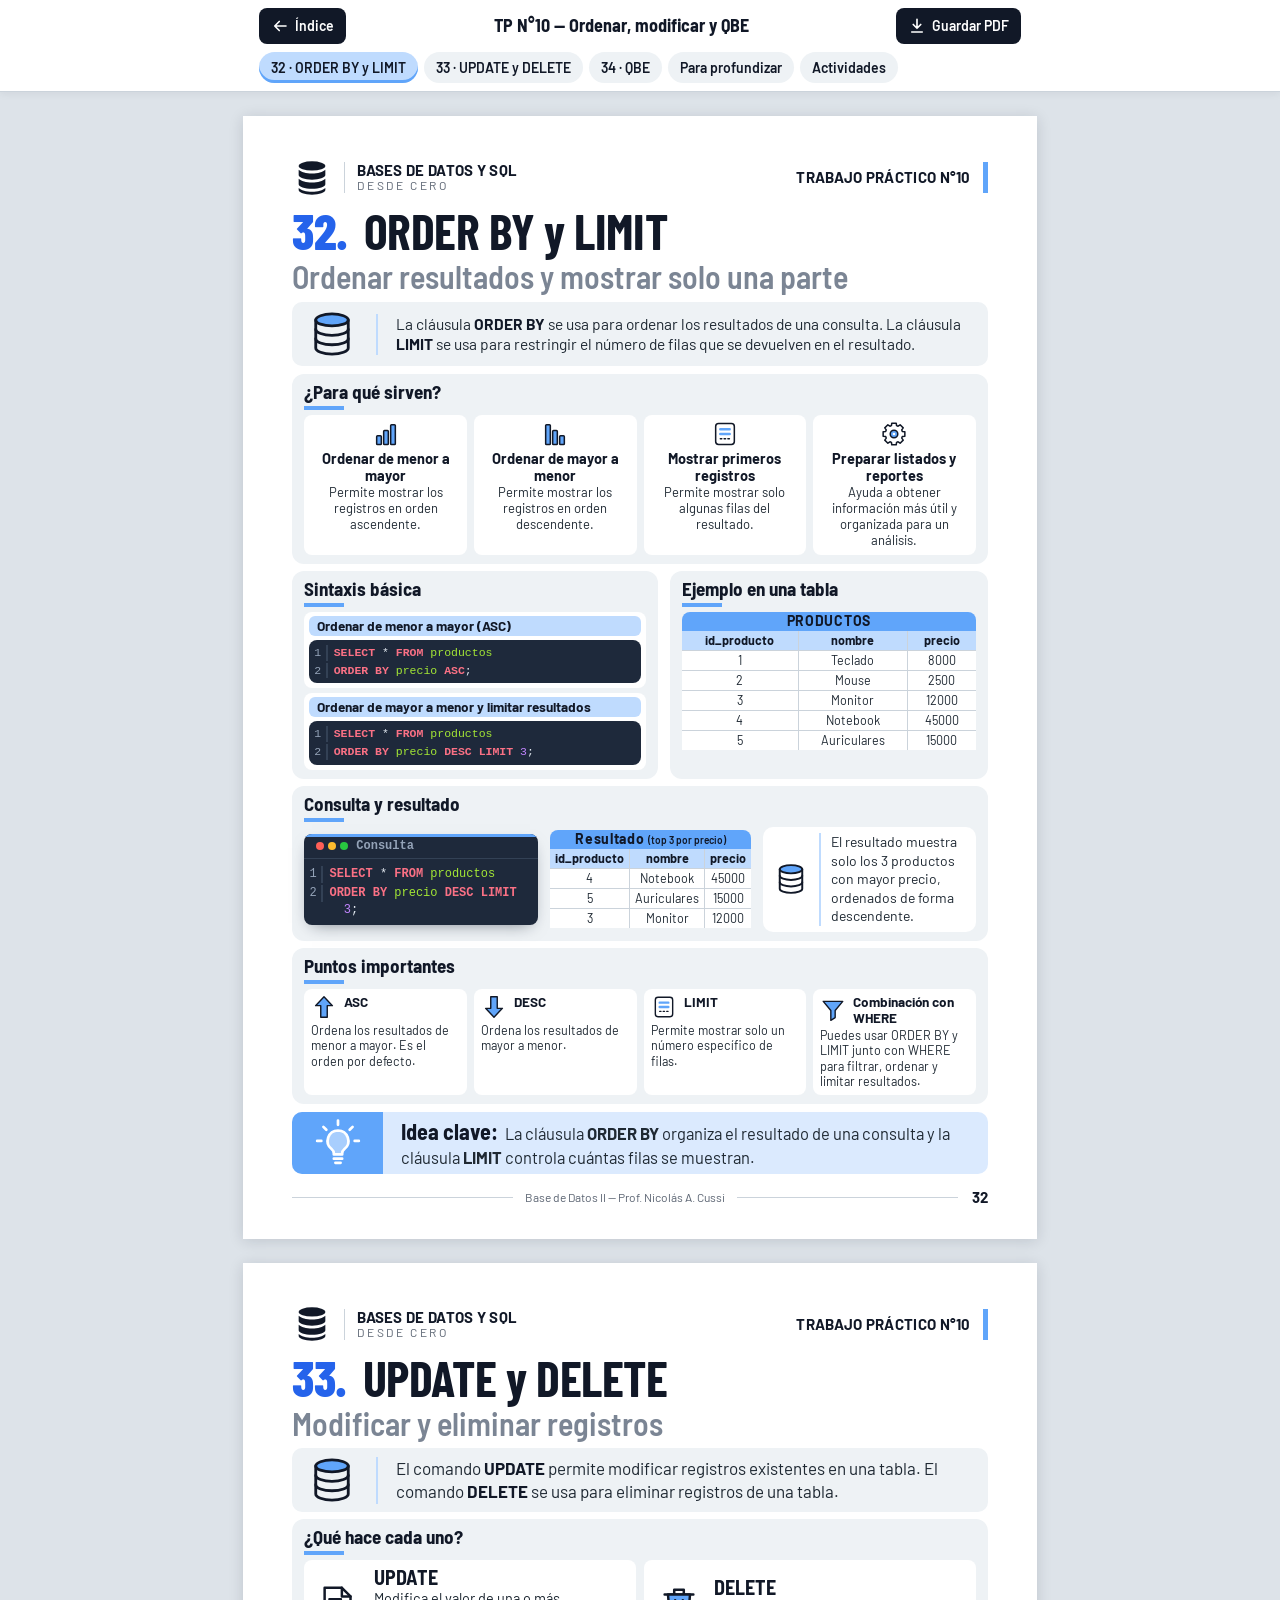
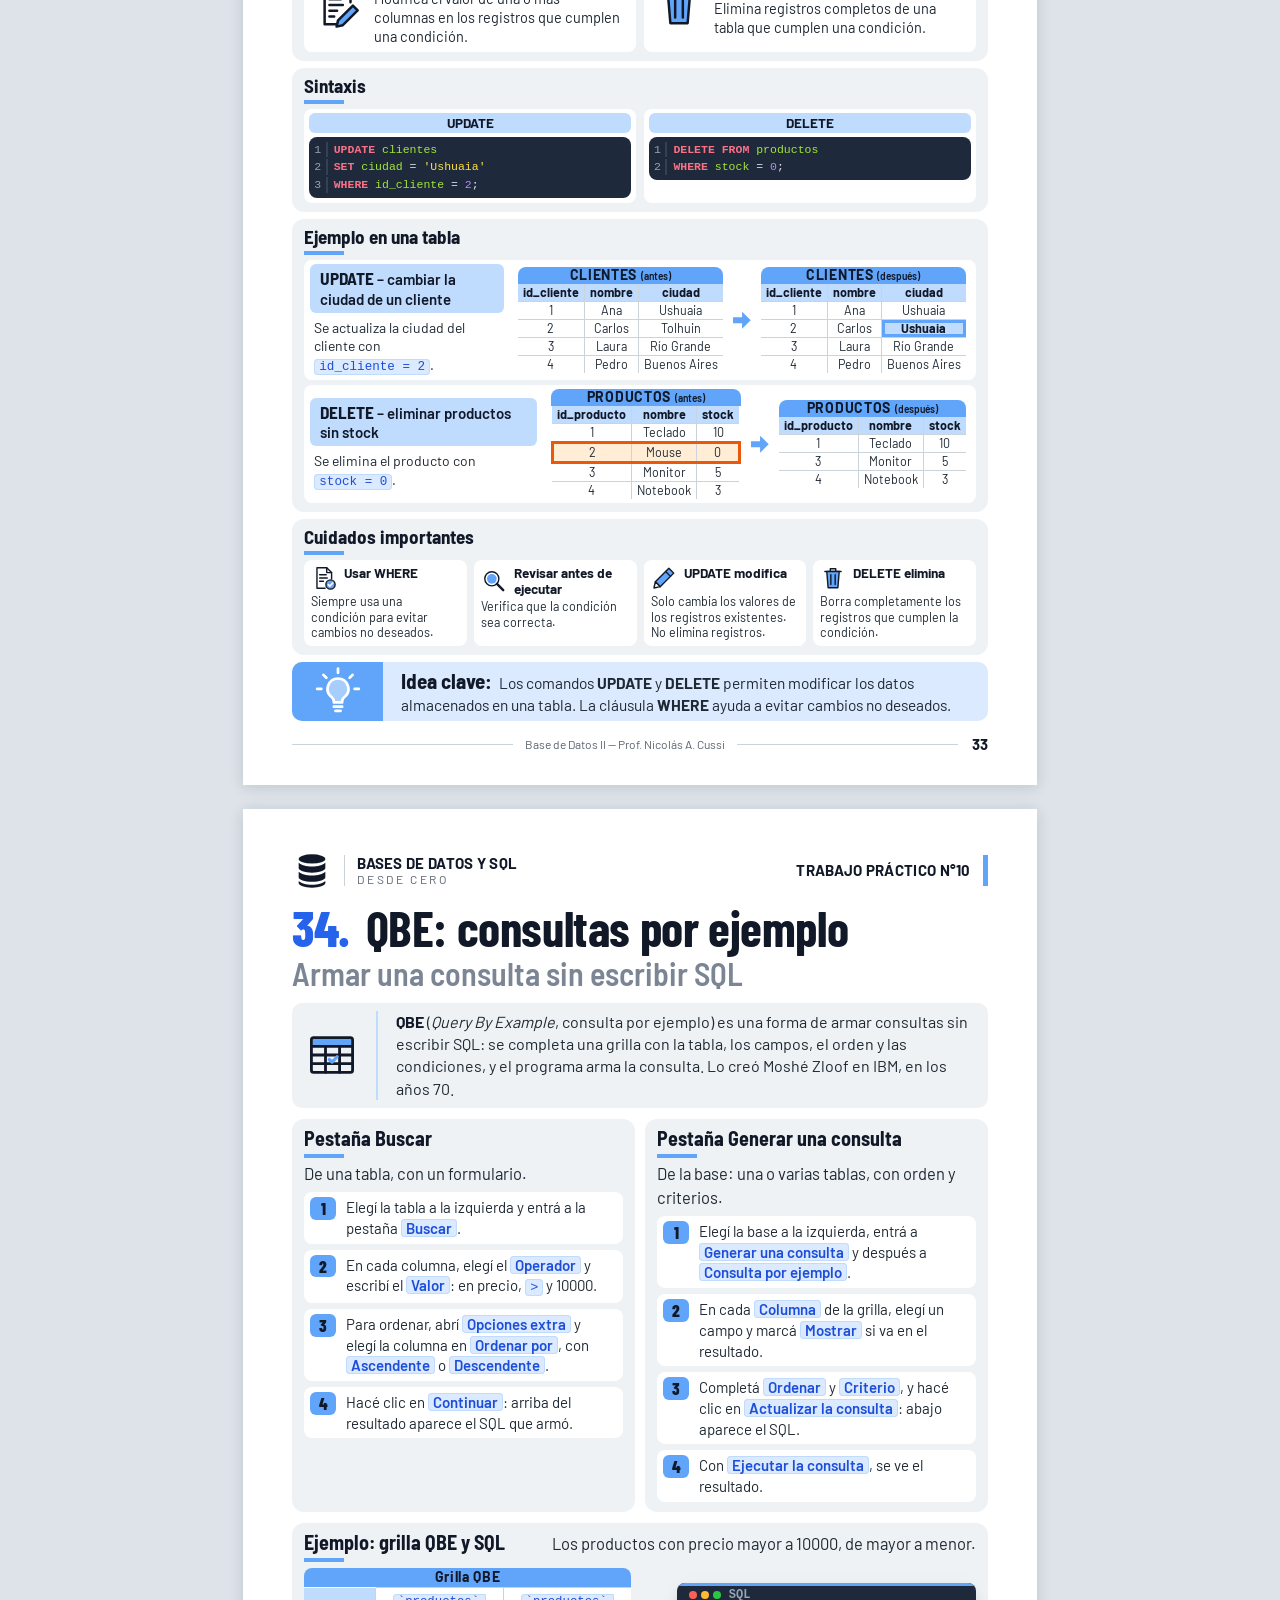
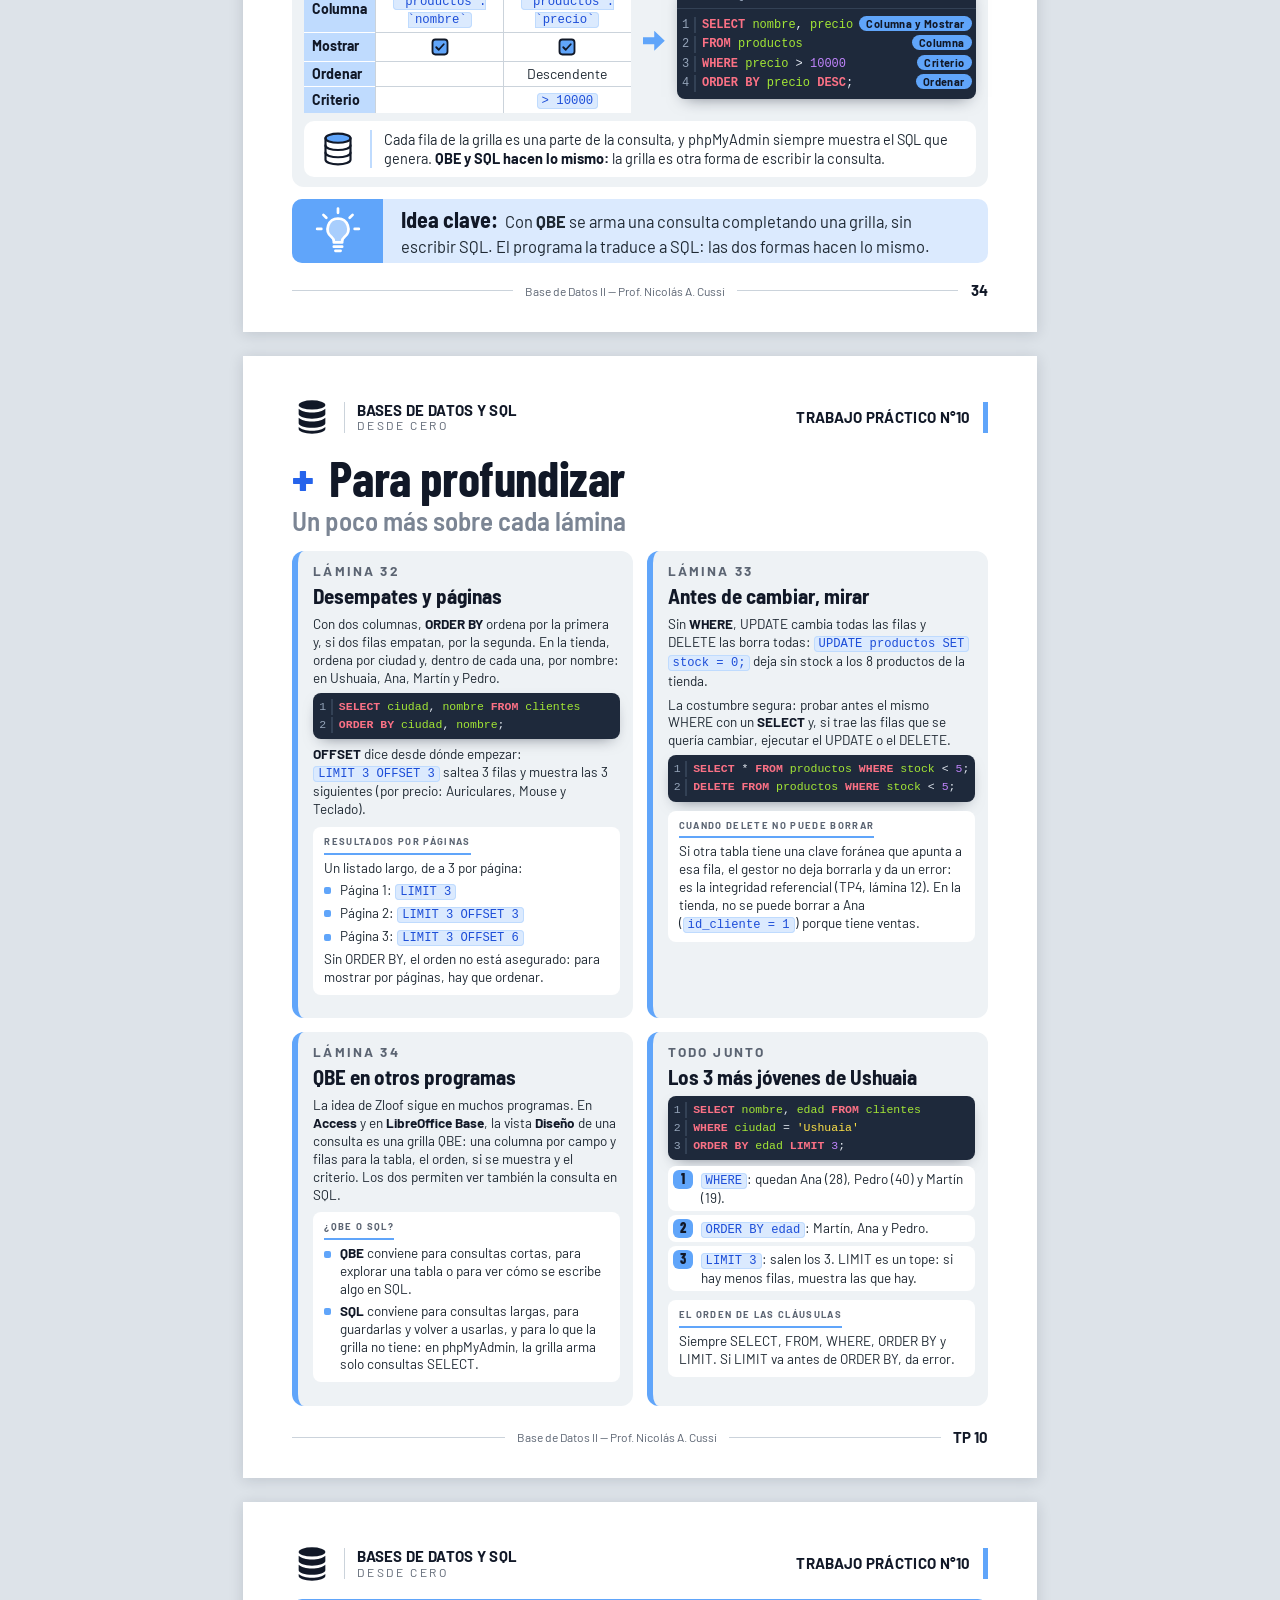
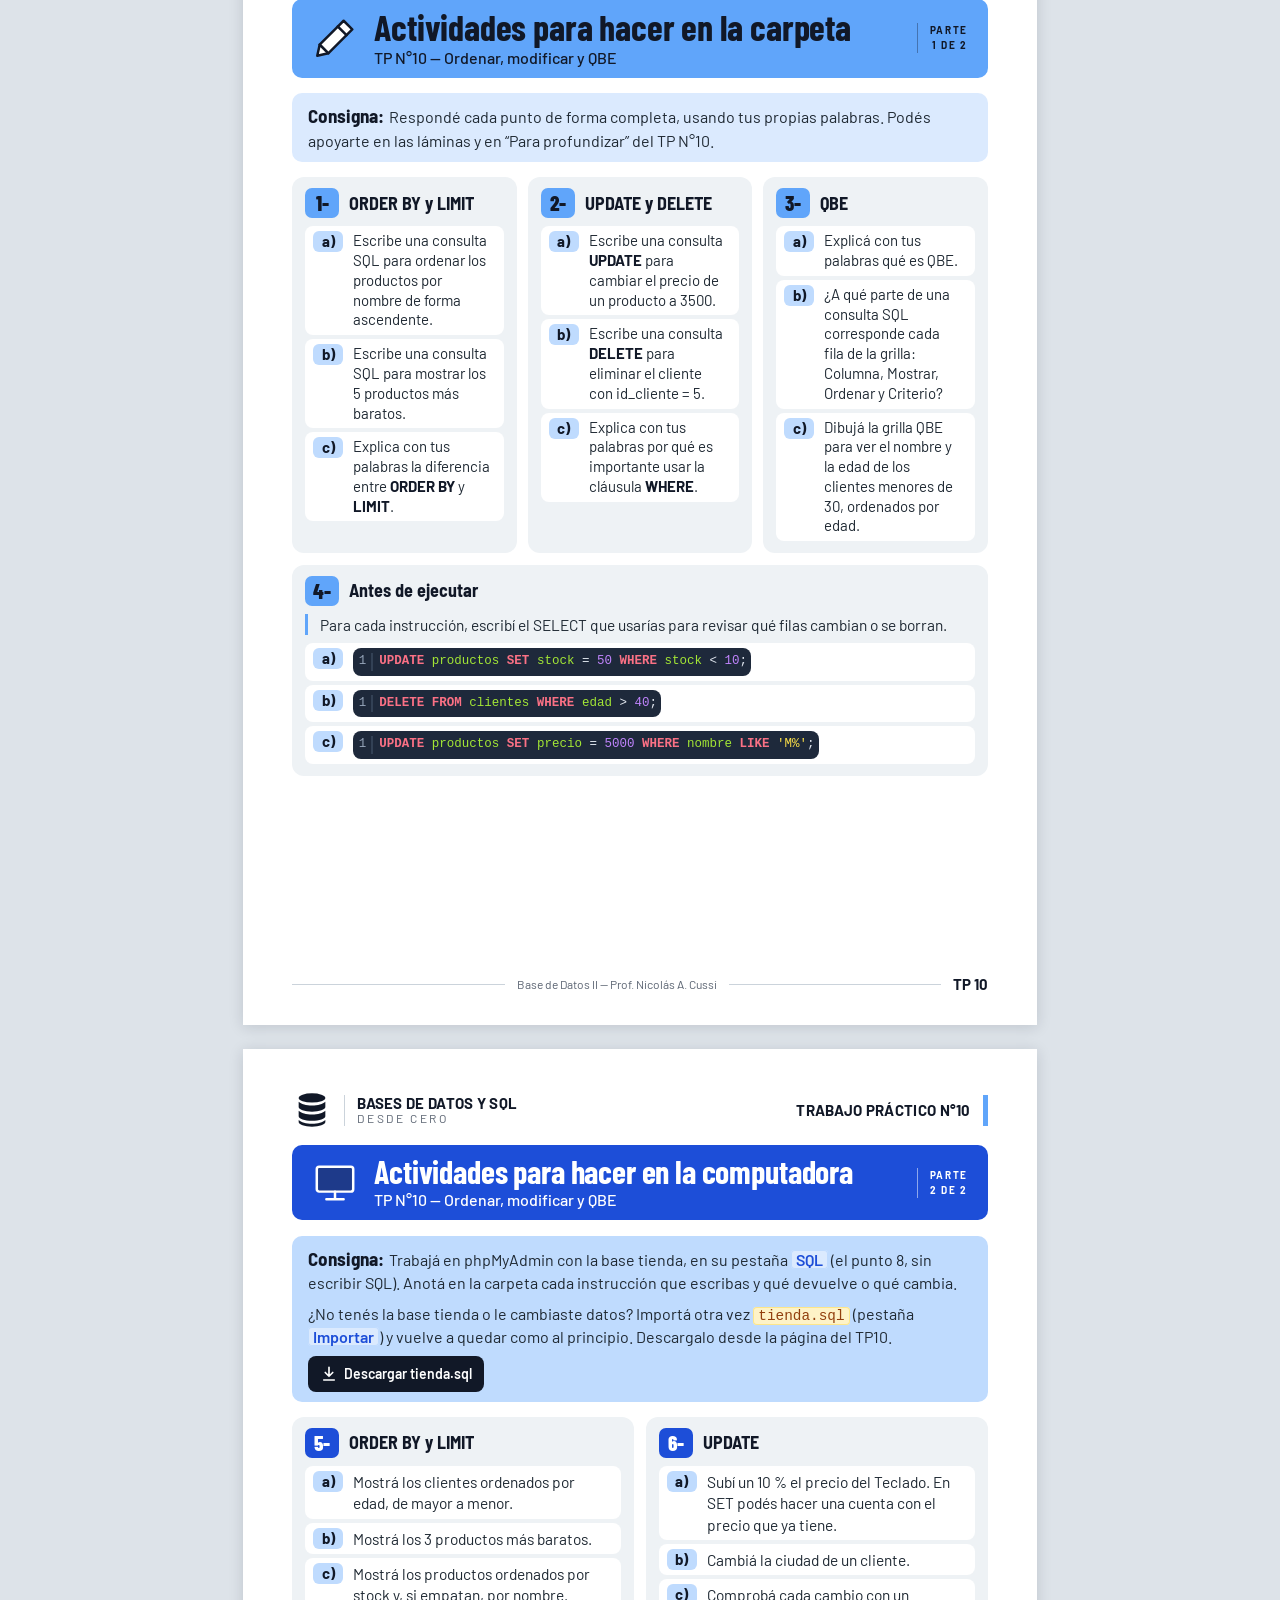
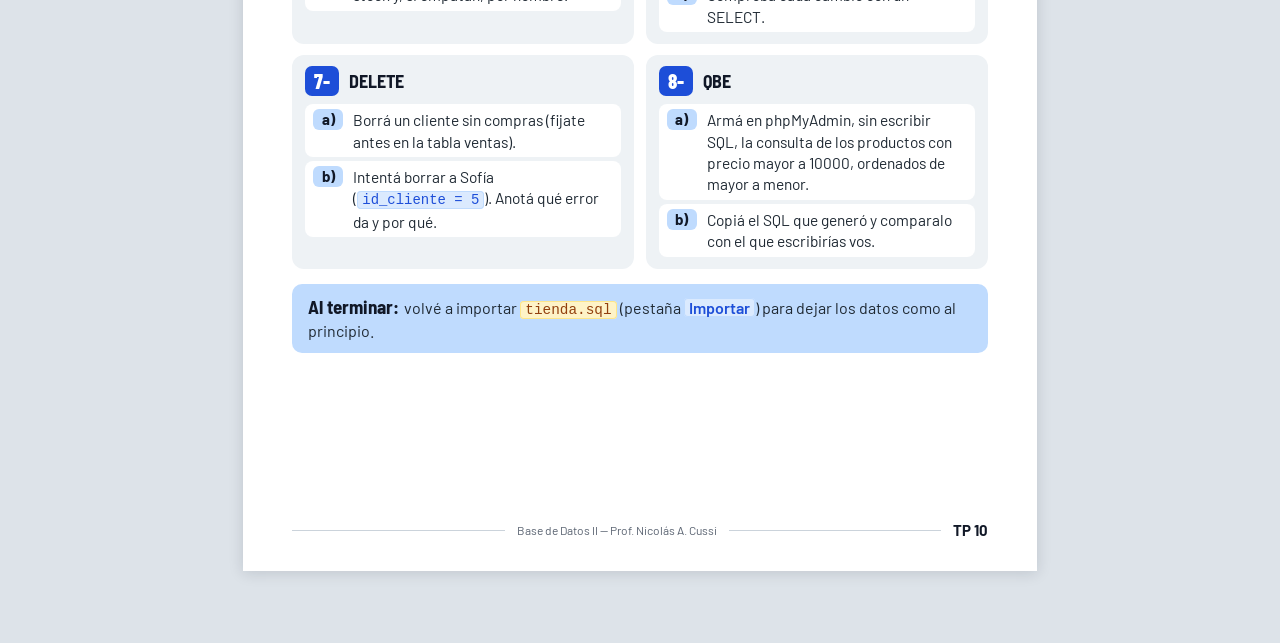
<file: unidades/tp10.html>
<!DOCTYPE html>
<html lang="es-AR">
<head>
  <meta charset="utf-8">
  <meta name="viewport" content="width=device-width, initial-scale=1">
  <title>TP N°10 — Ordenar, modificar y QBE · Base de Datos II</title>
  <meta name="description" content="TP N°10 de Base de Datos II: ORDER BY y LIMIT para ordenar y limitar resultados, UPDATE y DELETE para modificar y eliminar registros, y QBE en phpMyAdmin para armar consultas sin escribir SQL. Prof. Nicolás A. Cussi.">
  <meta name="theme-color" content="#60A5FA">
  <!-- Vista previa del enlace (WhatsApp, Classroom, etc.) -->
  <meta property="og:type" content="website">
  <meta property="og:locale" content="es_AR">
  <meta property="og:site_name" content="Base de Datos II · Cuadernillo Digital">
  <meta property="og:title" content="TP N°10 — Ordenar, modificar y QBE · Base de Datos II">
  <meta property="og:description" content="6.º año · Prof. Nicolás A. Cussi">
  <meta property="og:url" content="https://prof-nkocussi.github.io/App-Web-Base-de-Datos-2/unidades/tp10.html">
  <meta property="og:image" content="https://prof-nkocussi.github.io/App-Web-Base-de-Datos-2/assets/img/miniatura.png">
  <meta property="og:image:width" content="1200">
  <meta property="og:image:height" content="630">
  <meta property="og:image:alt" content="Base de Datos II, cuadernillo digital de 6.º año">
  <meta name="twitter:card" content="summary_large_image">
  <link rel="preload" href="../assets/fonts/barlow-latin-400-normal.woff2" as="font" type="font/woff2" crossorigin>
  <link rel="preload" href="../assets/fonts/barlow-semi-condensed-latin-700-normal.woff2" as="font" type="font/woff2" crossorigin>
  <link rel="stylesheet" href="../assets/css/estilos.css">
</head>
<body data-tp="10" class="modulo-3">

<!-- ====== Íconos (SVG simples, rehechos a partir del PDF) ====== -->
<svg width="0" height="0" style="position:absolute" aria-hidden="true" focusable="false">
  <defs>
    <symbol id="i-db-solido" viewBox="0 0 48 48">
      <g style="fill:currentColor;stroke:none">
        <ellipse cx="24" cy="9.5" rx="16" ry="5.5"/>
        <path d="M8 14c2.8 2.9 9.1 4.5 16 4.5S37.2 16.9 40 14v6.5c0 3-7.2 5.5-16 5.5S8 23.5 8 20.5z"/>
        <path d="M8 25c2.8 2.9 9.1 4.5 16 4.5S37.2 27.9 40 25v6.5c0 3-7.2 5.5-16 5.5S8 34.5 8 31.5z"/>
        <path d="M8 36c2.8 2.9 9.1 4.5 16 4.5S37.2 38.9 40 36v2.5c0 3-7.2 5.5-16 5.5S8 41.5 8 38.5z"/>
      </g>
    </symbol>
    <symbol id="i-db" viewBox="0 0 48 48">
      <ellipse cx="24" cy="11" rx="15" ry="5.5" style="fill:var(--ac)"/>
      <path d="M9 11v26c0 3 6.7 5.5 15 5.5S39 40 39 37V11"/>
      <path d="M9 19.7c0 3 6.7 5.5 15 5.5s15-2.5 15-5.5M9 28.4c0 3 6.7 5.5 15 5.5s15-2.5 15-5.5"/>
    </symbol>
    <!-- Ordenar de menor a mayor / de mayor a menor -->
    <symbol id="i-barras" viewBox="0 0 48 48">
      <rect x="8" y="27" width="8" height="15" rx="1.5" style="fill:var(--ac)"/>
      <rect x="20" y="18" width="8" height="24" rx="1.5" style="fill:var(--ac)"/>
      <rect x="32" y="8" width="8" height="34" rx="1.5" style="fill:var(--ac)"/>
    </symbol>
    <symbol id="i-barras-baja" viewBox="0 0 48 48">
      <rect x="8" y="8" width="8" height="34" rx="1.5" style="fill:var(--ac)"/>
      <rect x="20" y="18" width="8" height="24" rx="1.5" style="fill:var(--ac)"/>
      <rect x="32" y="27" width="8" height="15" rx="1.5" style="fill:var(--ac)"/>
    </symbol>
    <!-- Mostrar solo las primeras filas (LIMIT): las dos primeras en el acento, la tercera punteada -->
    <symbol id="i-primeros" viewBox="0 0 48 48">
      <rect x="8" y="6" width="32" height="36" rx="5"/>
      <path d="M16 16h16M16 24h16" style="stroke:var(--ac);stroke-width:4.4"/>
      <path d="M16 32h16" style="stroke-dasharray:2.5 4"/>
    </symbol>
    <symbol id="i-engranaje" viewBox="0 0 48 48">
      <path d="M38.3 19.6 42.6 20.2 42.6 27.8 38.3 28.4 37.3 31 39.8 34.5 34.5 39.8 31 37.3 28.4 38.3 27.8 42.6 20.2 42.6 19.6 38.3 17 37.3 13.5 39.8 8.2 34.5 10.7 31 9.7 28.4 5.4 27.8 5.4 20.2 9.7 19.6 10.7 17 8.2 13.5 13.5 8.2 17 10.7 19.6 9.7 20.2 5.4 27.8 5.4 28.4 9.7 31 10.7 34.5 8.2 39.8 13.5 37.3 17Z"/>
      <circle cx="24" cy="24" r="6.5" style="fill:var(--ac)"/>
      <circle cx="24" cy="24" r="2.2" style="fill:#fff;stroke:none"/>
    </symbol>
    <symbol id="i-flecha-arriba" viewBox="0 0 48 48">
      <path d="M24 5 39.5 21.5H30V43H18V21.5H8.5z" style="fill:var(--ac)"/>
    </symbol>
    <symbol id="i-flecha-abajo" viewBox="0 0 48 48">
      <path d="M24 43 39.5 26.5H30V5H18v21.5H8.5z" style="fill:var(--ac)"/>
    </symbol>
    <symbol id="i-embudo" viewBox="0 0 48 48">
      <path d="M6 8h36L28 25v13l-8 5V25z" style="fill:var(--ac)"/>
    </symbol>
    <!-- UPDATE: un documento que se corrige con un lápiz -->
    <symbol id="i-doc-lapiz" viewBox="0 0 48 48">
      <path d="M27 43H9V5h18l9 9v6"/>
      <path d="M27 5v9h9"/>
      <path d="M14 17h12M14 23h14M14 29h8M14 35h5"/>
      <path d="M38.5 23.5l5 5L28 44l-6.5 1.5L23 39z" style="fill:var(--ac)"/>
    </symbol>
    <symbol id="i-tacho" viewBox="0 0 48 48">
      <path d="M9 12h30M19 12V7h10v5"/>
      <path d="M12.5 12l2.5 30h18l2.5-30z" style="fill:var(--ac)"/>
      <path d="M20 18v18M28 18v18"/>
    </symbol>
    <symbol id="i-doc-check" viewBox="0 0 48 48">
      <path d="M38 26V14l-9-9H11v38h15"/>
      <path d="M29 5v9h9"/>
      <path d="M16 18h12M16 24h14M16 30h7"/>
      <circle cx="36" cy="36" r="8.5" style="fill:var(--ac)"/>
      <path d="M32 36.3l2.8 2.8 5.2-5.6" style="stroke:#fff;stroke-width:3"/>
    </symbol>
    <symbol id="i-lupa" viewBox="0 0 48 48">
      <circle cx="20" cy="20" r="9" style="fill:var(--ac);stroke:none"/>
      <circle cx="20" cy="20" r="13"/>
      <path d="M29.5 29.5 41 41" style="stroke-width:4.5"/>
    </symbol>
    <symbol id="i-lapiz" viewBox="0 0 48 48">
      <path d="M33 6l9 9-25 25-9-9z" style="fill:var(--ac)"/>
      <path d="M8 31 5.5 42.5 17 40z" style="fill:#fff"/>
      <path d="M27 12l9 9"/>
    </symbol>
    <!-- QBE: una grilla con una casilla marcada -->
    <symbol id="i-grilla" viewBox="0 0 48 48">
      <path d="M6.3 9.3h35.4V16H6.3z" style="fill:var(--ac);stroke:none"/>
      <rect x="5" y="8" width="38" height="32" rx="2"/>
      <path d="M5 16h38M5 24h38M5 32h38M18 16v24M31 16v24"/>
      <path d="M21.5 28.2l2.6 2.4 4.6-5" style="stroke:var(--ac);stroke-width:3"/>
    </symbol>
    <!-- Casilla marcada (fila Mostrar de la grilla QBE) -->
    <symbol id="i-casilla" viewBox="0 0 24 24">
      <rect x="3" y="3" width="18" height="18" rx="3.5" style="fill:var(--ac)"/>
      <path d="M7.5 12.3l3 3 6-6.6"/>
    </symbol>
    <symbol id="i-compu" viewBox="0 0 48 48">
      <rect x="5" y="7" width="38" height="26" rx="2.5" style="fill:var(--ac)"/>
      <path d="M24 33v7M15 41h18"/>
    </symbol>
    <symbol id="i-foco" viewBox="0 0 48 48">
      <path d="M24 2.5v4M10 8.5l2.8 2.8M38 8.5l-2.8 2.8M4 22h4M40 22h4"/>
      <path d="M24 12a10 10 0 0 0-6.2 17.8c1.4 1.2 2.2 2.6 2.2 4.2v1h8v-1c0-1.6.8-3 2.2-4.2A10 10 0 0 0 24 12z" style="fill:var(--ac)"/>
      <path d="M20 39h8M21.5 43h5"/>
    </symbol>
    <symbol id="i-descarga" viewBox="0 0 24 24">
      <path d="M12 3v12M7 10l5 5 5-5M5 20h14"/>
    </symbol>
    <symbol id="i-atras" viewBox="0 0 24 24">
      <path d="M20 12H5M11 6l-6 6 6 6"/>
    </symbol>
  </defs>
</svg>

<a class="saltar" href="#contenido">Saltar al contenido</a>

<header class="barra">
  <div class="barra__fila">
    <a class="boton barra__volver" href="../indice.html"><svg aria-hidden="true" focusable="false"><use href="#i-atras"/></svg><span>Índice</span></a>
    <span class="barra__titulo">TP N°10 — Ordenar, modificar y QBE</span>
    <button class="boton" type="button" data-imprimir aria-label="Guardar en PDF">
      <svg aria-hidden="true" focusable="false"><use href="#i-descarga"/></svg><span><span class="boton__largo">Guardar </span>PDF</span>
    </button>
  </div>
  <nav class="partes" aria-label="Partes del TP N°10">
    <a href="#pag-32">32 · ORDER BY y LIMIT</a>
    <a href="#pag-33">33 · UPDATE y DELETE</a>
    <a href="#pag-34">34 · QBE</a>
    <a href="#profundizar">Para profundizar</a>
    <a href="#actividades">Actividades</a>
  </nav>
</header>

<main id="contenido" class="laminas">
  <h1 class="sr-only">TP N°10 — Ordenar, modificar y QBE</h1>

  <!-- =================== LÁMINA 32 (PDF pág. 33) =================== -->
  <article class="lamina lamina--densa lamina--compacta lamina--apretada lamina--llena" id="pag-32" aria-labelledby="t32">
    <div class="cab" aria-hidden="true">
      <svg class="cab__logo"><use href="#i-db-solido"/></svg>
      <div class="cab__marca"><b>BASES DE DATOS Y SQL</b><span>DESDE CERO</span></div>
      <div class="cab__lema">TRABAJO PRÁCTICO <span class="cab__lema-n">N°10</span></div>
      <span class="cab__raya"></span>
    </div>

    <div class="tit">
      <h2 class="tit__h" id="t32"><span class="tit__num">32.</span> ORDER BY y LIMIT</h2>
      <p class="tit__sub">Ordenar resultados y mostrar solo una parte</p>
    </div>

    <div class="intro intro--larga">
      <svg class="ico ico--xl" aria-hidden="true" focusable="false"><use href="#i-db"/></svg>
      <p>La cláusula <strong>ORDER BY</strong> se usa para ordenar los resultados de una consulta. La cláusula <strong>LIMIT</strong> se usa para restringir el número de filas que se devuelven en el resultado.</p>
    </div>

    <section class="panel" aria-labelledby="u32">
      <div class="panel__cab"><h3 class="subtitulo" id="u32">¿Para qué sirven?</h3></div>
      <ul class="ambitos ambitos--4 usos-sql">
        <li class="tarjeta"><svg class="ico ico--l" aria-hidden="true" focusable="false"><use href="#i-barras"/></svg><h4 class="tarjeta__tit">Ordenar de menor a mayor</h4><p>Permite mostrar los registros en orden ascendente.</p></li>
        <li class="tarjeta"><svg class="ico ico--l" aria-hidden="true" focusable="false"><use href="#i-barras-baja"/></svg><h4 class="tarjeta__tit">Ordenar de mayor a menor</h4><p>Permite mostrar los registros en orden descendente.</p></li>
        <li class="tarjeta"><svg class="ico ico--l" aria-hidden="true" focusable="false"><use href="#i-primeros"/></svg><h4 class="tarjeta__tit">Mostrar primeros registros</h4><p>Permite mostrar solo algunas filas del resultado.</p></li>
        <li class="tarjeta"><svg class="ico ico--l" aria-hidden="true" focusable="false"><use href="#i-engranaje"/></svg><h4 class="tarjeta__tit">Preparar listados y reportes</h4><p>Ayuda a obtener información más útil y organizada para un análisis.</p></li>
      </ul>
    </section>

    <div class="lado-a-lado lado-a-lado--ej lado-a-lado--orden">
      <section class="panel" aria-labelledby="s32">
        <div class="panel__cab"><h3 class="subtitulo" id="s32">Sintaxis básica</h3></div>
        <ul class="ej-sql ej-sql--pila">
          <li>
            <h4 class="ej-sql__tit">Ordenar de menor a mayor (ASC)</h4>
            <div class="ventana-cod ventana-cod--sql">
              <ol class="pseudo pseudo--sql" aria-label="Código SQL que ordena los productos por precio, de menor a mayor">
                <li><span class="pseudo__c"><b>SELECT</b> * <b>FROM</b> <span class="t-atr">productos</span></span></li>
                <li><span class="pseudo__c"><b>ORDER BY</b> <span class="t-atr">precio</span> <b>ASC</b>;</span></li>
              </ol>
            </div>
          </li>
          <li>
            <h4 class="ej-sql__tit">Ordenar de mayor a menor y limitar resultados</h4>
            <div class="ventana-cod ventana-cod--sql">
              <ol class="pseudo pseudo--sql" aria-label="Código SQL que ordena los productos por precio, de mayor a menor, y muestra solo 3">
                <li><span class="pseudo__c"><b>SELECT</b> * <b>FROM</b> <span class="t-atr">productos</span></span></li>
                <li><span class="pseudo__c"><b>ORDER BY</b> <span class="t-atr">precio</span> <b>DESC</b> <b>LIMIT</b> <span class="t-num">3</span>;</span></li>
              </ol>
            </div>
          </li>
        </ul>
      </section>

      <section class="panel" aria-labelledby="e32">
        <div class="panel__cab"><h3 class="subtitulo" id="e32">Ejemplo en una tabla</h3></div>
        <table class="tabla-ej">
          <caption>PRODUCTOS</caption>
          <thead>
            <tr><th scope="col">id_producto</th><th scope="col">nombre</th><th scope="col">precio</th></tr>
          </thead>
          <tbody>
            <tr><td>1</td><td>Teclado</td><td>8000</td></tr>
            <tr><td>2</td><td>Mouse</td><td>2500</td></tr>
            <tr><td>3</td><td>Monitor</td><td>12000</td></tr>
            <tr><td>4</td><td>Notebook</td><td>45000</td></tr>
            <tr><td>5</td><td>Auriculares</td><td>15000</td></tr>
          </tbody>
        </table>
      </section>
    </div>

    <section class="panel" aria-labelledby="c32">
      <div class="panel__cab"><h3 class="subtitulo" id="c32">Consulta y resultado</h3></div>
      <div class="consulta-res consulta-res--nota">
        <div class="ventana-cod ventana-cod--sql">
          <div class="ventana-cod__barra" aria-hidden="true">Consulta</div>
          <ol class="pseudo pseudo--sql" aria-label="Consulta SQL: los productos ordenados por precio de mayor a menor, solo 3">
            <li><span class="pseudo__c"><b>SELECT</b> * <b>FROM</b> <span class="t-atr">productos</span></span></li>
            <li><span class="pseudo__c"><b>ORDER BY</b> <span class="t-atr">precio</span> <b>DESC</b> <b>LIMIT</b> <span class="t-num">3</span>;</span></li>
          </ol>
        </div>
        <table class="tabla-ej">
          <caption>Resultado <span class="caption__nota">(top 3 por precio)</span></caption>
          <thead>
            <tr><th scope="col">id_producto</th><th scope="col">nombre</th><th scope="col">precio</th></tr>
          </thead>
          <tbody>
            <tr><td>4</td><td>Notebook</td><td>45000</td></tr>
            <tr><td>5</td><td>Auriculares</td><td>15000</td></tr>
            <tr><td>3</td><td>Monitor</td><td>12000</td></tr>
          </tbody>
        </table>
        <div class="intro">
          <svg class="ico ico--l" aria-hidden="true" focusable="false"><use href="#i-db"/></svg>
          <p>El resultado muestra solo los 3 productos con mayor precio, ordenados de forma descendente.</p>
        </div>
      </div>
    </section>

    <section class="panel" aria-labelledby="i32">
      <div class="panel__cab"><h3 class="subtitulo" id="i32">Puntos importantes</h3></div>
      <ul class="ambitos ambitos--4 ambitos--fila puntos-insert puntos--4">
        <li class="tarjeta"><svg class="ico" aria-hidden="true" focusable="false"><use href="#i-flecha-arriba"/></svg><h4 class="tarjeta__cab">ASC</h4><p>Ordena los resultados de menor a mayor. Es el orden por defecto.</p></li>
        <li class="tarjeta"><svg class="ico" aria-hidden="true" focusable="false"><use href="#i-flecha-abajo"/></svg><h4 class="tarjeta__cab">DESC</h4><p>Ordena los resultados de mayor a menor.</p></li>
        <li class="tarjeta"><svg class="ico" aria-hidden="true" focusable="false"><use href="#i-primeros"/></svg><h4 class="tarjeta__cab">LIMIT</h4><p>Permite mostrar solo un número específico de filas.</p></li>
        <li class="tarjeta"><svg class="ico" aria-hidden="true" focusable="false"><use href="#i-embudo"/></svg><h4 class="tarjeta__cab">Combinación con WHERE</h4><p>Puedes usar ORDER BY y LIMIT junto con WHERE para filtrar, ordenar y limitar resultados.</p></li>
      </ul>
    </section>

    <aside class="idea" aria-label="Idea clave">
      <span class="idea__ico"><svg class="ico" aria-hidden="true" focusable="false"><use href="#i-foco"/></svg></span>
      <p><strong>Idea clave:</strong> La cláusula <b>ORDER BY</b> organiza el resultado de una consulta y la cláusula <b>LIMIT</b> controla cuántas filas se muestran.</p>
    </aside>

    <footer class="pie">
      <span class="pie__linea"></span>
      <span>Base de Datos II — Prof. Nicolás A. Cussi</span>
      <span class="pie__linea"></span>
      <span class="pie__num" aria-label="Página 32">32</span>
    </footer>
  </article>

  <!-- =================== LÁMINA 33 (PDF pág. 34) =================== -->
  <article class="lamina lamina--densa lamina--compacta lamina--apretada lamina--llena" id="pag-33" aria-labelledby="t33">
    <div class="cab" aria-hidden="true">
      <svg class="cab__logo"><use href="#i-db-solido"/></svg>
      <div class="cab__marca"><b>BASES DE DATOS Y SQL</b><span>DESDE CERO</span></div>
      <div class="cab__lema">TRABAJO PRÁCTICO <span class="cab__lema-n">N°10</span></div>
      <span class="cab__raya"></span>
    </div>

    <div class="tit">
      <h2 class="tit__h" id="t33"><span class="tit__num">33.</span> UPDATE y DELETE</h2>
      <p class="tit__sub">Modificar y eliminar registros</p>
    </div>

    <div class="intro">
      <svg class="ico ico--xl" aria-hidden="true" focusable="false"><use href="#i-db"/></svg>
      <p>El comando <strong>UPDATE</strong> permite modificar registros existentes en una tabla. El comando <strong>DELETE</strong> se usa para eliminar registros de una tabla.</p>
    </div>

    <section class="panel" aria-labelledby="q33">
      <div class="panel__cab"><h3 class="subtitulo" id="q33">¿Qué hace cada uno?</h3></div>
      <ul class="acciones">
        <li>
          <svg class="ico ico--xl" aria-hidden="true" focusable="false"><use href="#i-doc-lapiz"/></svg>
          <div><h4 class="acciones__nom">UPDATE</h4><p>Modifica el valor de una o más columnas en los registros que cumplen una condición.</p></div>
        </li>
        <li>
          <svg class="ico ico--xl" aria-hidden="true" focusable="false"><use href="#i-tacho"/></svg>
          <div><h4 class="acciones__nom">DELETE</h4><p>Elimina registros completos de una tabla que cumplen una condición.</p></div>
        </li>
      </ul>
    </section>

    <section class="panel" aria-labelledby="s33">
      <div class="panel__cab"><h3 class="subtitulo" id="s33">Sintaxis</h3></div>
      <ul class="ej-sql ej-sql--2">
        <li>
          <h4 class="ej-sql__tit">UPDATE</h4>
          <div class="ventana-cod ventana-cod--sql">
            <ol class="pseudo pseudo--sql" aria-label="Código SQL que cambia a Ushuaia la ciudad del cliente con id_cliente 2">
              <li><span class="pseudo__c"><b>UPDATE</b> <span class="t-atr">clientes</span></span></li>
              <li><span class="pseudo__c"><b>SET</b> <span class="t-atr">ciudad</span> = <span class="t-str">'Ushuaia'</span></span></li>
              <li><span class="pseudo__c"><b>WHERE</b> <span class="t-atr">id_cliente</span> = <span class="t-num">2</span>;</span></li>
            </ol>
          </div>
        </li>
        <li>
          <h4 class="ej-sql__tit">DELETE</h4>
          <div class="ventana-cod ventana-cod--sql">
            <ol class="pseudo pseudo--sql" aria-label="Código SQL que elimina los productos con stock igual a 0">
              <li><span class="pseudo__c"><b>DELETE FROM</b> <span class="t-atr">productos</span></span></li>
              <li><span class="pseudo__c"><b>WHERE</b> <span class="t-atr">stock</span> = <span class="t-num">0</span>;</span></li>
            </ol>
          </div>
        </li>
      </ul>
    </section>

    <section class="panel" aria-labelledby="e33">
      <div class="panel__cab"><h3 class="subtitulo" id="e33">Ejemplo en una tabla</h3></div>
      <div class="cambios">
        <section class="cambio grupo" aria-labelledby="e33u">
          <h4 class="cambio__tit" id="e33u"><b>UPDATE</b> – cambiar la ciudad de un cliente</h4>
          <div class="antes-despues">
            <table class="tabla-ej">
              <caption>CLIENTES <span class="caption__nota">(antes)</span></caption>
              <thead>
                <tr><th scope="col">id_cliente</th><th scope="col">nombre</th><th scope="col">ciudad</th></tr>
              </thead>
              <tbody>
                <tr><td>1</td><td>Ana</td><td>Ushuaia</td></tr>
                <tr><td>2</td><td>Carlos</td><td>Tolhuin</td></tr>
                <tr><td>3</td><td>Laura</td><td>Río Grande</td></tr>
                <tr><td>4</td><td>Pedro</td><td>Buenos Aires</td></tr>
              </tbody>
            </table>
            <span class="flecha" aria-hidden="true"></span>
            <table class="tabla-ej">
              <caption>CLIENTES <span class="caption__nota">(después)</span></caption>
              <thead>
                <tr><th scope="col">id_cliente</th><th scope="col">nombre</th><th scope="col">ciudad</th></tr>
              </thead>
              <tbody>
                <tr><td>1</td><td>Ana</td><td>Ushuaia</td></tr>
                <tr><td>2</td><td>Carlos</td><td class="marca-celda">Ushuaia<span class="sr-only"> (dato que cambió)</span></td></tr>
                <tr><td>3</td><td>Laura</td><td>Río Grande</td></tr>
                <tr><td>4</td><td>Pedro</td><td>Buenos Aires</td></tr>
              </tbody>
            </table>
          </div>
          <p class="cambio__nota">Se actualiza la ciudad del cliente con <code class="cod-sql">id_cliente = 2</code>.</p>
        </section>

        <section class="cambio" aria-labelledby="e33d">
          <h4 class="cambio__tit" id="e33d"><b>DELETE</b> – eliminar productos sin stock</h4>
          <div class="antes-despues">
            <table class="tabla-ej">
              <caption>PRODUCTOS <span class="caption__nota">(antes)</span></caption>
              <thead>
                <tr><th scope="col">id_producto</th><th scope="col">nombre</th><th scope="col">stock</th></tr>
              </thead>
              <tbody>
                <tr><td>1</td><td>Teclado</td><td>10</td></tr>
                <tr class="marca-fila"><td>2</td><td>Mouse</td><td>0<span class="sr-only"> (fila que se elimina)</span></td></tr>
                <tr><td>3</td><td>Monitor</td><td>5</td></tr>
                <tr><td>4</td><td>Notebook</td><td>3</td></tr>
              </tbody>
            </table>
            <span class="flecha" aria-hidden="true"></span>
            <table class="tabla-ej">
              <caption>PRODUCTOS <span class="caption__nota">(después)</span></caption>
              <thead>
                <tr><th scope="col">id_producto</th><th scope="col">nombre</th><th scope="col">stock</th></tr>
              </thead>
              <tbody>
                <tr><td>1</td><td>Teclado</td><td>10</td></tr>
                <tr><td>3</td><td>Monitor</td><td>5</td></tr>
                <tr><td>4</td><td>Notebook</td><td>3</td></tr>
              </tbody>
            </table>
          </div>
          <p class="cambio__nota">Se elimina el producto con <code class="cod-sql">stock = 0</code>.</p>
        </section>
      </div>
    </section>

    <section class="panel" aria-labelledby="k33">
      <div class="panel__cab"><h3 class="subtitulo" id="k33">Cuidados importantes</h3></div>
      <ul class="ambitos ambitos--4 ambitos--fila puntos-insert puntos--4">
        <li class="tarjeta"><svg class="ico" aria-hidden="true" focusable="false"><use href="#i-doc-check"/></svg><h4 class="tarjeta__cab">Usar WHERE</h4><p>Siempre usa una condición para evitar cambios no deseados.</p></li>
        <li class="tarjeta"><svg class="ico" aria-hidden="true" focusable="false"><use href="#i-lupa"/></svg><h4 class="tarjeta__cab">Revisar antes de ejecutar</h4><p>Verifica que la condición sea correcta.</p></li>
        <li class="tarjeta"><svg class="ico" aria-hidden="true" focusable="false"><use href="#i-lapiz"/></svg><h4 class="tarjeta__cab">UPDATE modifica</h4><p>Solo cambia los valores de los registros existentes. No elimina registros.</p></li>
        <li class="tarjeta"><svg class="ico" aria-hidden="true" focusable="false"><use href="#i-tacho"/></svg><h4 class="tarjeta__cab">DELETE elimina</h4><p>Borra completamente los registros que cumplen la condición.</p></li>
      </ul>
    </section>

    <aside class="idea idea--larga" aria-label="Idea clave">
      <span class="idea__ico"><svg class="ico" aria-hidden="true" focusable="false"><use href="#i-foco"/></svg></span>
      <p><strong>Idea clave:</strong> Los comandos <b>UPDATE</b> y <b>DELETE</b> permiten modificar los datos almacenados en una tabla. La cláusula <b>WHERE</b> ayuda a evitar cambios no deseados.</p>
    </aside>

    <footer class="pie">
      <span class="pie__linea"></span>
      <span>Base de Datos II — Prof. Nicolás A. Cussi</span>
      <span class="pie__linea"></span>
      <span class="pie__num" aria-label="Página 33">33</span>
    </footer>
  </article>

  <!-- =================== LÁMINA 34 (contenido nuevo, no está en el PDF) =================== -->
  <article class="lamina lamina--densa lamina--compacta lamina--apretada" id="pag-34" aria-labelledby="t34" data-origen="nuevo">
    <div class="cab" aria-hidden="true">
      <svg class="cab__logo"><use href="#i-db-solido"/></svg>
      <div class="cab__marca"><b>BASES DE DATOS Y SQL</b><span>DESDE CERO</span></div>
      <div class="cab__lema">TRABAJO PRÁCTICO <span class="cab__lema-n">N°10</span></div>
      <span class="cab__raya"></span>
    </div>

    <div class="tit">
      <h2 class="tit__h" id="t34"><span class="tit__num">34.</span> QBE: consultas por ejemplo</h2>
      <p class="tit__sub">Armar una consulta sin escribir SQL</p>
    </div>

    <div class="intro intro--larga">
      <svg class="ico ico--xl" aria-hidden="true" focusable="false"><use href="#i-grilla"/></svg>
      <p><strong>QBE</strong> (<i lang="en">Query By Example</i>, consulta por ejemplo) es una forma de armar consultas sin escribir SQL: se completa una grilla con la tabla, los campos, el orden y las condiciones, y el programa arma la consulta. Lo creó Moshé Zloof en IBM, en los años 70.</p>
    </div>

    <div class="lado-a-lado lado-a-lado--qbe">
      <section class="panel" aria-labelledby="b34">
        <div class="panel__cab panel__cab--texto"><h3 class="subtitulo" id="b34">Pestaña Buscar</h3><p class="texto">De una tabla, con un formulario.</p></div>
        <ol class="instrucciones">
          <li><span>Elegí la tabla a la izquierda y entrá a la pestaña <span class="ui">Buscar</span>.</span></li>
          <li><span>En cada columna, elegí el <span class="ui">Operador</span> y escribí el <span class="ui">Valor</span>: en precio, <code class="cod-sql">&gt;</code> y 10000.</span></li>
          <li><span>Para ordenar, abrí <span class="ui">Opciones extra</span> y elegí la columna en <span class="ui">Ordenar por</span>, con <span class="ui">Ascendente</span> o <span class="ui">Descendente</span>.</span></li>
          <li><span>Hacé clic en <span class="ui">Continuar</span>: arriba del resultado aparece el SQL que armó.</span></li>
        </ol>
      </section>

      <section class="panel" aria-labelledby="q34">
        <div class="panel__cab panel__cab--texto"><h3 class="subtitulo" id="q34">Pestaña Generar una consulta</h3><p class="texto">De la base: una o varias tablas, con orden y criterios.</p></div>
        <ol class="instrucciones">
          <li><span>Elegí la base a la izquierda, entrá a <span class="ui">Generar una consulta</span> y después a <span class="ui">Consulta por ejemplo</span>.</span></li>
          <li><span>En cada <span class="ui">Columna</span> de la grilla, elegí un campo y marcá <span class="ui">Mostrar</span> si va en el resultado.</span></li>
          <li><span>Completá <span class="ui">Ordenar</span> y <span class="ui">Criterio</span>, y hacé clic en <span class="ui">Actualizar la consulta</span>: abajo aparece el SQL.</span></li>
          <li><span>Con <span class="ui">Ejecutar la consulta</span>, se ve el resultado.</span></li>
        </ol>
      </section>
    </div>

    <section class="panel" aria-labelledby="x34">
      <div class="panel__cab panel__cab--texto"><h3 class="subtitulo" id="x34">Ejemplo: grilla QBE y SQL</h3><p class="texto">Los productos con precio mayor a 10000, de mayor a menor.</p></div>
      <div class="consulta-res consulta-res--qbe">
        <table class="tabla-ej qbe">
          <caption>Grilla QBE</caption>
          <tbody>
            <tr><th scope="row">Columna</th><td><code>`productos`.<wbr>`nombre`</code></td><td><code>`productos`.<wbr>`precio`</code></td></tr>
            <tr><th scope="row">Mostrar</th><td><svg class="qbe__casilla" role="img" aria-label="Marcado"><use href="#i-casilla"/></svg></td><td><svg class="qbe__casilla" role="img" aria-label="Marcado"><use href="#i-casilla"/></svg></td></tr>
            <tr><th scope="row">Ordenar</th><td><span class="sr-only">(vacío)</span></td><td>Descendente</td></tr>
            <tr><th scope="row">Criterio</th><td><span class="sr-only">(vacío)</span></td><td><code>&gt; 10000</code></td></tr>
          </tbody>
        </table>
        <span class="flecha" aria-hidden="true"></span>
        <div class="ventana-cod ventana-cod--sql">
          <div class="ventana-cod__barra" aria-hidden="true">SQL</div>
          <ol class="pseudo pseudo--sql" aria-label="La misma consulta en SQL. SELECT nombre, precio: sale de Columna y Mostrar. FROM productos: de la tabla de cada Columna. WHERE precio mayor a 10000: de Criterio. ORDER BY precio DESC: de Ordenar">
            <li><span class="pseudo__c"><b>SELECT</b> <span class="t-atr">nombre</span>, <span class="t-atr">precio</span></span><span class="pseudo__paso">Columna y Mostrar</span></li>
            <li><span class="pseudo__c"><b>FROM</b> <span class="t-atr">productos</span></span><span class="pseudo__paso">Columna</span></li>
            <li><span class="pseudo__c"><b>WHERE</b> <span class="t-atr">precio</span> &gt; <span class="t-num">10000</span></span><span class="pseudo__paso">Criterio</span></li>
            <li><span class="pseudo__c"><b>ORDER BY</b> <span class="t-atr">precio</span> <b>DESC</b>;</span><span class="pseudo__paso">Ordenar</span></li>
          </ol>
        </div>
      </div>
      <div class="intro">
        <svg class="ico ico--l" aria-hidden="true" focusable="false"><use href="#i-db"/></svg>
        <p>Cada fila de la grilla es una parte de la consulta, y phpMyAdmin siempre muestra el SQL que genera. <strong>QBE y SQL hacen lo mismo:</strong> la grilla es otra forma de escribir la consulta.</p>
      </div>
    </section>

    <aside class="idea" aria-label="Idea clave">
      <span class="idea__ico"><svg class="ico" aria-hidden="true" focusable="false"><use href="#i-foco"/></svg></span>
      <p><strong>Idea clave:</strong> Con <b>QBE</b> se arma una consulta completando una grilla, sin escribir SQL. El programa la traduce a SQL: las dos formas hacen lo mismo.</p>
    </aside>

    <footer class="pie">
      <span class="pie__linea"></span>
      <span>Base de Datos II — Prof. Nicolás A. Cussi</span>
      <span class="pie__linea"></span>
      <span class="pie__num" aria-label="Página 34">34</span>
    </footer>
  </article>

  <!-- =================== PARA PROFUNDIZAR (contenido nuevo, no está en el PDF) =================== -->
  <article class="lamina lamina--pf" id="profundizar" aria-labelledby="tpf" data-origen="nuevo">
    <div class="cab" aria-hidden="true">
      <svg class="cab__logo"><use href="#i-db-solido"/></svg>
      <div class="cab__marca"><b>BASES DE DATOS Y SQL</b><span>DESDE CERO</span></div>
      <div class="cab__lema">TRABAJO PRÁCTICO <span class="cab__lema-n">N°10</span></div>
      <span class="cab__raya"></span>
    </div>

    <div class="tit">
      <h2 class="tit__h" id="tpf"><span class="tit__num">+</span> Para profundizar</h2>
      <p class="tit__sub">Un poco más sobre cada lámina</p>
    </div>

    <div class="pf-grid pf-grid--sql pf-grid--chica">
    <section class="pf" aria-labelledby="pf1">
      <p class="pf__etiqueta">Lámina 32</p>
      <h3 class="pf__titulo" id="pf1">Desempates y páginas</h3>
      <div class="pf__cols">
        <div class="pf__texto">
          <p>Con dos columnas, <strong>ORDER BY</strong> ordena por la primera y, si dos filas empatan, por la segunda. En la tienda, ordena por ciudad y, dentro de cada una, por nombre: en Ushuaia, Ana, Martín y Pedro.</p>
          <div class="ventana-cod ventana-cod--sql">
            <ol class="pseudo pseudo--sql" aria-label="Código SQL que muestra la ciudad y el nombre de los clientes, ordenados por ciudad y después por nombre">
              <li><span class="pseudo__c"><b>SELECT</b> <span class="t-atr">ciudad</span>, <span class="t-atr">nombre</span> <b>FROM</b> <span class="t-atr">clientes</span></span></li>
              <li><span class="pseudo__c"><b>ORDER BY</b> <span class="t-atr">ciudad</span>, <span class="t-atr">nombre</span>;</span></li>
            </ol>
          </div>
          <p><strong>OFFSET</strong> dice desde dónde empezar: <code class="cod-sql">LIMIT 3 OFFSET 3</code> saltea 3 filas y muestra las 3 siguientes (por precio: Auriculares, Mouse y Teclado).</p>
        </div>
        <div class="pf__caja">
          <h4>Resultados por páginas</h4>
          <p>Un listado largo, de a 3 por página:</p>
          <ul class="pf__lista">
            <li>Página 1: <code class="cod-sql">LIMIT 3</code></li>
            <li>Página 2: <code class="cod-sql">LIMIT 3 OFFSET 3</code></li>
            <li>Página 3: <code class="cod-sql">LIMIT 3 OFFSET 6</code></li>
          </ul>
          <p>Sin ORDER BY, el orden no está asegurado: para mostrar por páginas, hay que ordenar.</p>
        </div>
      </div>
    </section>

    <section class="pf" aria-labelledby="pf2">
      <p class="pf__etiqueta">Lámina 33</p>
      <h3 class="pf__titulo" id="pf2">Antes de cambiar, mirar</h3>
      <div class="pf__cols">
        <div class="pf__texto">
          <p>Sin <strong>WHERE</strong>, UPDATE cambia todas las filas y DELETE las borra todas: <code class="cod-sql cod-larga">UPDATE productos SET stock = 0;</code> deja sin stock a los 8 productos de la tienda.</p>
          <p>La costumbre segura: probar antes el mismo WHERE con un <strong>SELECT</strong> y, si trae las filas que se quería cambiar, ejecutar el UPDATE o el DELETE.</p>
          <div class="ventana-cod ventana-cod--sql">
            <ol class="pseudo pseudo--sql" aria-label="Código SQL: primero un SELECT con el WHERE stock menor a 5 para mirar; después, el DELETE con el mismo WHERE">
              <li><span class="pseudo__c"><b>SELECT</b> * <b>FROM</b> <span class="t-atr">productos</span> <b>WHERE</b> <span class="t-atr">stock</span> &lt; <span class="t-num">5</span>;</span></li>
              <li><span class="pseudo__c"><b>DELETE FROM</b> <span class="t-atr">productos</span> <b>WHERE</b> <span class="t-atr">stock</span> &lt; <span class="t-num">5</span>;</span></li>
            </ol>
          </div>
        </div>
        <div class="pf__caja">
          <h4>Cuando DELETE no puede borrar</h4>
          <p>Si otra tabla tiene una clave foránea que apunta a esa fila, el gestor no deja borrarla y da un error: es la integridad referencial (TP4, lámina 12). En la tienda, no se puede borrar a Ana (<code class="cod-sql">id_cliente = 1</code>) porque tiene ventas.</p>
        </div>
      </div>
    </section>

    <section class="pf" aria-labelledby="pf3">
      <p class="pf__etiqueta">Lámina 34</p>
      <h3 class="pf__titulo" id="pf3">QBE en otros programas</h3>
      <div class="pf__cols">
        <div class="pf__texto">
          <p>La idea de Zloof sigue en muchos programas. En <strong>Access</strong> y en <strong>LibreOffice Base</strong>, la vista <strong>Diseño</strong> de una consulta es una grilla QBE: una columna por campo y filas para la tabla, el orden, si se muestra y el criterio. Los dos permiten ver también la consulta en SQL.</p>
        </div>
        <div class="pf__caja">
          <h4>¿QBE o SQL?</h4>
          <ul class="pf__lista">
            <li><strong>QBE</strong> conviene para consultas cortas, para explorar una tabla o para ver cómo se escribe algo en SQL.</li>
            <li><strong>SQL</strong> conviene para consultas largas, para guardarlas y volver a usarlas, y para lo que la grilla no tiene: en phpMyAdmin, la grilla arma solo consultas SELECT.</li>
          </ul>
        </div>
      </div>
    </section>

    <section class="pf" aria-labelledby="pf4">
      <p class="pf__etiqueta">Todo junto</p>
      <h3 class="pf__titulo" id="pf4">Los 3 más jóvenes de Ushuaia</h3>
      <div class="pf__cols">
        <div class="pf__texto">
          <div class="ventana-cod ventana-cod--sql">
            <ol class="pseudo pseudo--sql" aria-label="Código SQL: el nombre y la edad de los clientes de Ushuaia, ordenados por edad, solo 3">
              <li><span class="pseudo__c"><b>SELECT</b> <span class="t-atr">nombre</span>, <span class="t-atr">edad</span> <b>FROM</b> <span class="t-atr">clientes</span></span></li>
              <li><span class="pseudo__c"><b>WHERE</b> <span class="t-atr">ciudad</span> = <span class="t-str">'Ushuaia'</span></span></li>
              <li><span class="pseudo__c"><b>ORDER BY</b> <span class="t-atr">edad</span> <b>LIMIT</b> <span class="t-num">3</span>;</span></li>
            </ol>
          </div>
          <ol class="instrucciones">
            <li><span><code class="cod-sql">WHERE</code>: quedan Ana (28), Pedro (40) y Martín (19).</span></li>
            <li><span><code class="cod-sql">ORDER BY edad</code>: Martín, Ana y Pedro.</span></li>
            <li><span><code class="cod-sql">LIMIT 3</code>: salen los 3. LIMIT es un tope: si hay menos filas, muestra las que hay.</span></li>
          </ol>
        </div>
        <div class="pf__caja">
          <h4>El orden de las cláusulas</h4>
          <p>Siempre SELECT, FROM, WHERE, ORDER BY y LIMIT. Si LIMIT va antes de ORDER BY, da error.</p>
        </div>
      </div>
    </section>
    </div>

    <footer class="pie">
      <span class="pie__linea"></span>
      <span>Base de Datos II — Prof. Nicolás A. Cussi</span>
      <span class="pie__linea"></span>
      <span class="pie__num">TP 10</span>
    </footer>
  </article>

  <!-- =================== ACTIVIDADES · Parte 1 =================== -->
  <article class="lamina lamina--act" id="actividades" aria-labelledby="act-1">
    <div class="cab" aria-hidden="true">
      <svg class="cab__logo"><use href="#i-db-solido"/></svg>
      <div class="cab__marca"><b>BASES DE DATOS Y SQL</b><span>DESDE CERO</span></div>
      <div class="cab__lema">TRABAJO PRÁCTICO <span class="cab__lema-n">N°10</span></div>
      <span class="cab__raya"></span>
    </div>

    <header class="act-banda">
      <svg class="ico" aria-hidden="true" focusable="false"><use href="#i-lapiz"/></svg>
      <div>
        <h2 id="act-1">Actividades para hacer en la carpeta</h2>
        <p>TP N°10 — Ordenar, modificar y QBE</p>
      </div>
      <span class="act-banda__parte">Parte<br>1 de 2</span>
    </header>

    <p class="consigna"><strong>Consigna:</strong> Respondé cada punto de forma completa, usando tus propias palabras. Podés apoyarte en las láminas y en “Para profundizar” del TP N°10.</p>

    <!-- Puntos 1 y 2: del PDF. Puntos 3 y 4, nuevos -->
    <ol class="acts acts--2col acts--tp9">
      <li class="act">
        <h3 class="act__titulo"><span class="act__num">1-</span> ORDER BY y LIMIT</h3>
        <ol class="act__items">
          <li><b class="act__letra">a)</b><div>Escribe una consulta SQL para ordenar los productos por nombre de forma ascendente.</div></li>
          <li><b class="act__letra">b)</b><div>Escribe una consulta SQL para mostrar los 5 productos más baratos.</div></li>
          <li><b class="act__letra">c)</b><div>Explica con tus palabras la diferencia entre <strong>ORDER BY</strong> y <strong>LIMIT</strong>.</div></li>
        </ol>
      </li>
      <li class="act">
        <h3 class="act__titulo"><span class="act__num">2-</span> UPDATE y DELETE</h3>
        <ol class="act__items">
          <li><b class="act__letra">a)</b><div>Escribe una consulta <strong>UPDATE</strong> para cambiar el precio de un producto a 3500.</div></li>
          <li><b class="act__letra">b)</b><div>Escribe una consulta <strong>DELETE</strong> para eliminar el cliente con id_cliente = 5.</div></li>
          <li><b class="act__letra">c)</b><div>Explica con tus palabras por qué es importante usar la cláusula <strong>WHERE</strong>.</div></li>
        </ol>
      </li>
      <li class="act">
        <h3 class="act__titulo"><span class="act__num">3-</span> QBE</h3>
        <ol class="act__items">
          <li><b class="act__letra">a)</b><div>Explicá con tus palabras qué es QBE.</div></li>
          <li><b class="act__letra">b)</b><div>¿A qué parte de una consulta SQL corresponde cada fila de la grilla: Columna, Mostrar, Ordenar y Criterio?</div></li>
          <li><b class="act__letra">c)</b><div>Dibujá la grilla QBE para ver el nombre y la edad de los clientes menores de 30, ordenados por edad.</div></li>
        </ol>
      </li>
      <li class="act act--ancho">
        <h3 class="act__titulo"><span class="act__num">4-</span> Antes de ejecutar</h3>
        <p class="act__caso">Para cada instrucción, escribí el SELECT que usarías para revisar qué filas cambian o se borran.</p>
        <ol class="act__items act__items--cod">
          <li><b class="act__letra">a)</b><div class="ej-error">
            <div class="ventana-cod ventana-cod--sql">
              <ol class="pseudo pseudo--sql" aria-label="UPDATE productos SET stock igual a 50 WHERE stock menor a 10">
                <li><span class="pseudo__c"><b>UPDATE</b> <span class="t-atr">productos</span> <b>SET</b> <span class="t-atr">stock</span> = <span class="t-num">50</span> <b>WHERE</b> <span class="t-atr">stock</span> &lt; <span class="t-num">10</span>;</span></li>
              </ol>
            </div>
          </div></li>
          <li><b class="act__letra">b)</b><div class="ej-error">
            <div class="ventana-cod ventana-cod--sql">
              <ol class="pseudo pseudo--sql" aria-label="DELETE FROM clientes WHERE edad mayor a 40">
                <li><span class="pseudo__c"><b>DELETE FROM</b> <span class="t-atr">clientes</span> <b>WHERE</b> <span class="t-atr">edad</span> &gt; <span class="t-num">40</span>;</span></li>
              </ol>
            </div>
          </div></li>
          <li><b class="act__letra">c)</b><div class="ej-error">
            <div class="ventana-cod ventana-cod--sql">
              <ol class="pseudo pseudo--sql" aria-label="UPDATE productos SET precio igual a 5000 WHERE nombre LIKE M porcentaje">
                <li><span class="pseudo__c"><b>UPDATE</b> <span class="t-atr">productos</span> <b>SET</b> <span class="t-atr">precio</span> = <span class="t-num">5000</span> <b>WHERE</b> <span class="t-atr">nombre</span> <b>LIKE</b> <span class="t-str">'M%'</span>;</span></li>
              </ol>
            </div>
          </div></li>
        </ol>
      </li>
    </ol>

    <footer class="pie">
      <span class="pie__linea"></span>
      <span>Base de Datos II — Prof. Nicolás A. Cussi</span>
      <span class="pie__linea"></span>
      <span class="pie__num">TP 10</span>
    </footer>
  </article>

  <!-- =================== ACTIVIDADES · Parte 2, en la computadora (contenido nuevo, no está en el PDF) =================== -->
  <article class="lamina lamina--act lamina--compu" id="actividades-2" aria-labelledby="act-2" data-origen="nuevo">
    <div class="cab" aria-hidden="true">
      <svg class="cab__logo"><use href="#i-db-solido"/></svg>
      <div class="cab__marca"><b>BASES DE DATOS Y SQL</b><span>DESDE CERO</span></div>
      <div class="cab__lema">TRABAJO PRÁCTICO <span class="cab__lema-n">N°10</span></div>
      <span class="cab__raya"></span>
    </div>

    <header class="act-banda">
      <svg class="ico" aria-hidden="true" focusable="false"><use href="#i-compu"/></svg>
      <div>
        <h2 id="act-2">Actividades para hacer en la computadora</h2>
        <p>TP N°10 — Ordenar, modificar y QBE</p>
      </div>
      <span class="act-banda__parte">Parte<br>2 de 2</span>
    </header>

    <div class="consigna">
      <p><strong>Consigna:</strong> Trabajá en phpMyAdmin con la base tienda, en su pestaña <span class="ui">SQL</span> (el punto 8, sin escribir SQL). Anotá en la carpeta cada instrucción que escribas y qué devuelve o qué cambia.</p>
      <div class="descarga">
        <p>¿No tenés la base tienda o le cambiaste datos? Importá otra vez <code class="cod-archivo">tienda.sql</code> (pestaña <span class="ui">Importar</span>) y vuelve a quedar como al principio. Descargalo desde la página del TP10.</p>
        <a class="boton no-imprimir" href="../assets/datos/tienda.sql" download="tienda.sql"><svg aria-hidden="true" focusable="false"><use href="#i-descarga"/></svg><span>Descargar tienda.sql</span></a>
      </div>
    </div>

    <ol class="acts acts--2col" start="5">
      <li class="act">
        <h3 class="act__titulo"><span class="act__num">5-</span> ORDER BY y LIMIT</h3>
        <ol class="act__items">
          <li><b class="act__letra">a)</b><div>Mostrá los clientes ordenados por edad, de mayor a menor.</div></li>
          <li><b class="act__letra">b)</b><div>Mostrá los 3 productos más baratos.</div></li>
          <li><b class="act__letra">c)</b><div>Mostrá los productos ordenados por stock y, si empatan, por nombre.</div></li>
        </ol>
      </li>
      <li class="act">
        <h3 class="act__titulo"><span class="act__num">6-</span> UPDATE</h3>
        <ol class="act__items">
          <li><b class="act__letra">a)</b><div>Subí un 10 % el precio del Teclado. En SET podés hacer una cuenta con el precio que ya tiene.</div></li>
          <li><b class="act__letra">b)</b><div>Cambiá la ciudad de un cliente.</div></li>
          <li><b class="act__letra">c)</b><div>Comprobá cada cambio con un SELECT.</div></li>
        </ol>
      </li>
      <li class="act">
        <h3 class="act__titulo"><span class="act__num">7-</span> DELETE</h3>
        <ol class="act__items">
          <li><b class="act__letra">a)</b><div>Borrá un cliente sin compras (fijate antes en la tabla ventas).</div></li>
          <li><b class="act__letra">b)</b><div>Intentá borrar a Sofía (<code class="cod-sql">id_cliente = 5</code>). Anotá qué error da y por qué.</div></li>
        </ol>
      </li>
      <li class="act">
        <h3 class="act__titulo"><span class="act__num">8-</span> QBE</h3>
        <ol class="act__items">
          <li><b class="act__letra">a)</b><div>Armá en phpMyAdmin, sin escribir SQL, la consulta de los productos con precio mayor a 10000, ordenados de mayor a menor.</div></li>
          <li><b class="act__letra">b)</b><div>Copiá el SQL que generó y comparalo con el que escribirías vos.</div></li>
        </ol>
      </li>
    </ol>

    <p class="consigna"><strong>Al terminar:</strong> volvé a importar <code class="cod-archivo">tienda.sql</code> (pestaña <span class="ui">Importar</span>) para dejar los datos como al principio.</p>

    <footer class="pie">
      <span class="pie__linea"></span>
      <span>Base de Datos II — Prof. Nicolás A. Cussi</span>
      <span class="pie__linea"></span>
      <span class="pie__num">TP 10</span>
    </footer>
  </article>
</main>

<script src="../assets/js/actividades.js"></script>
</body>
</html>
</file>
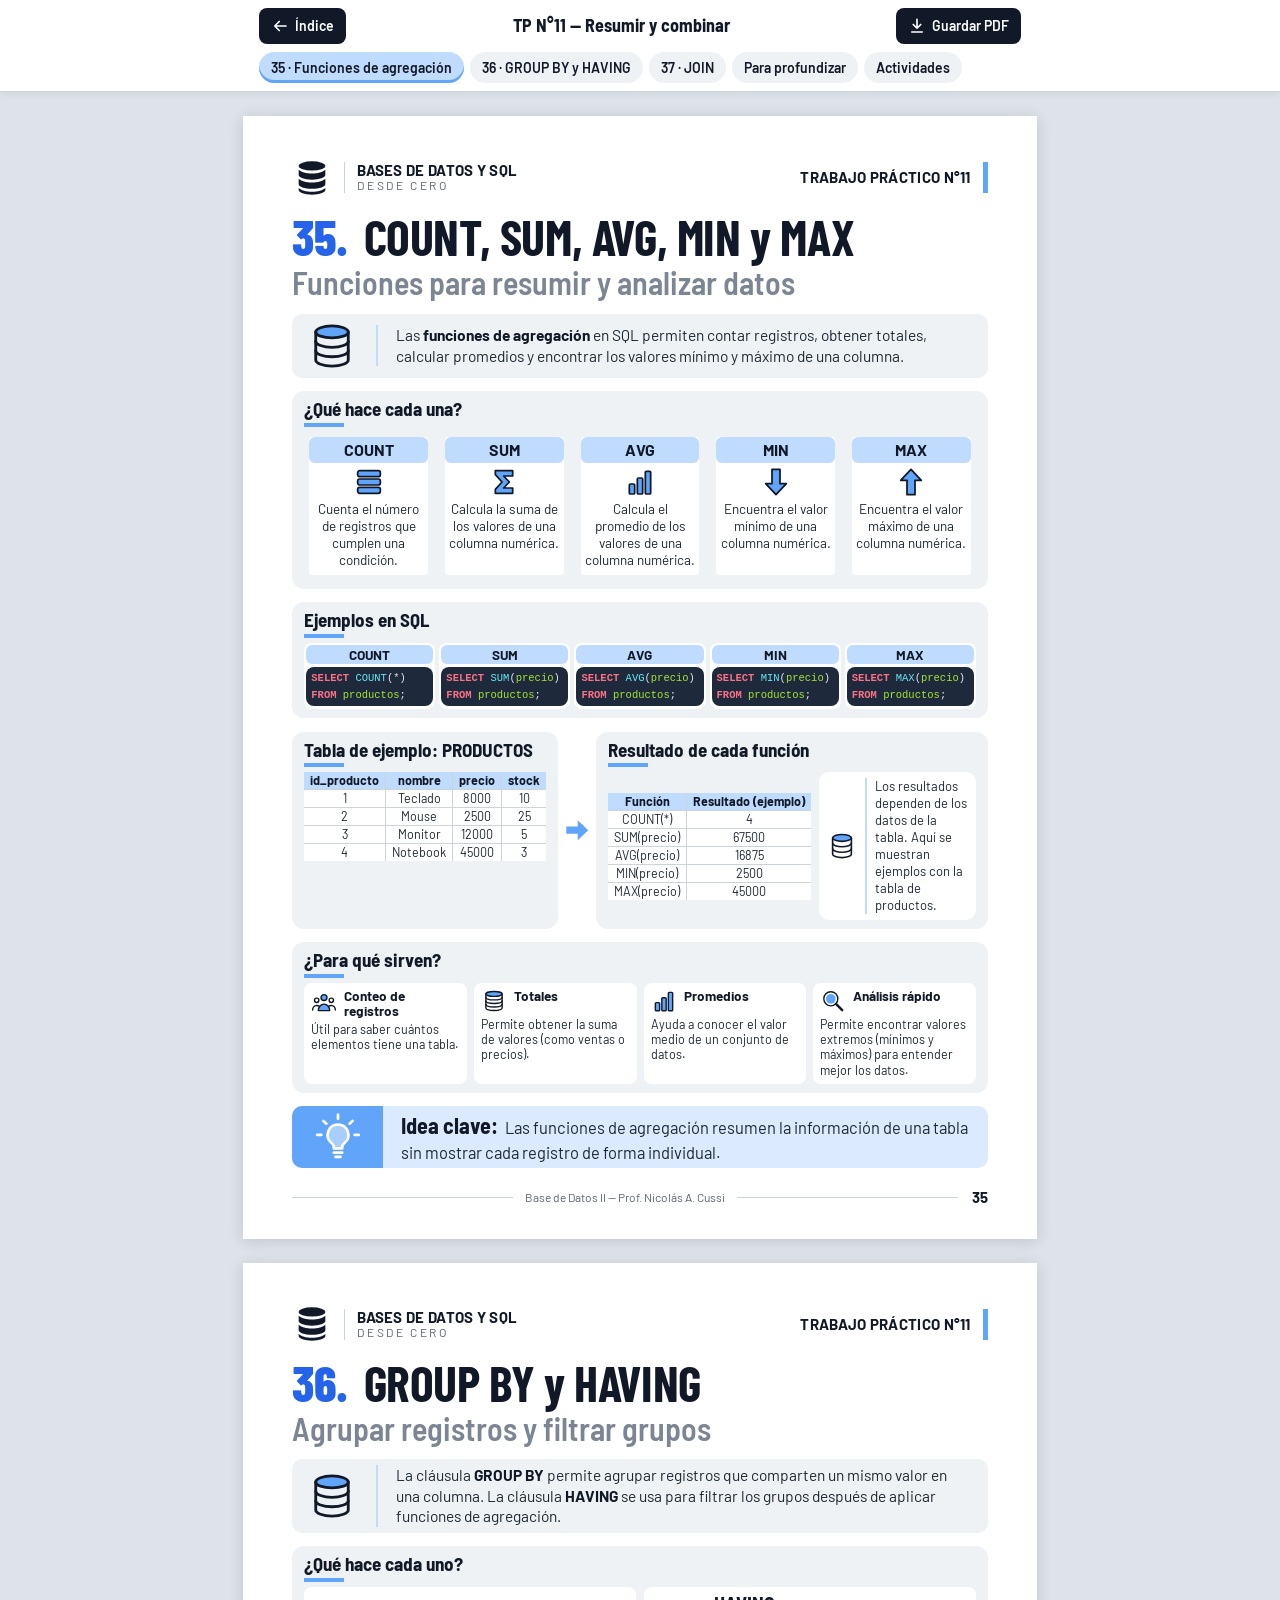
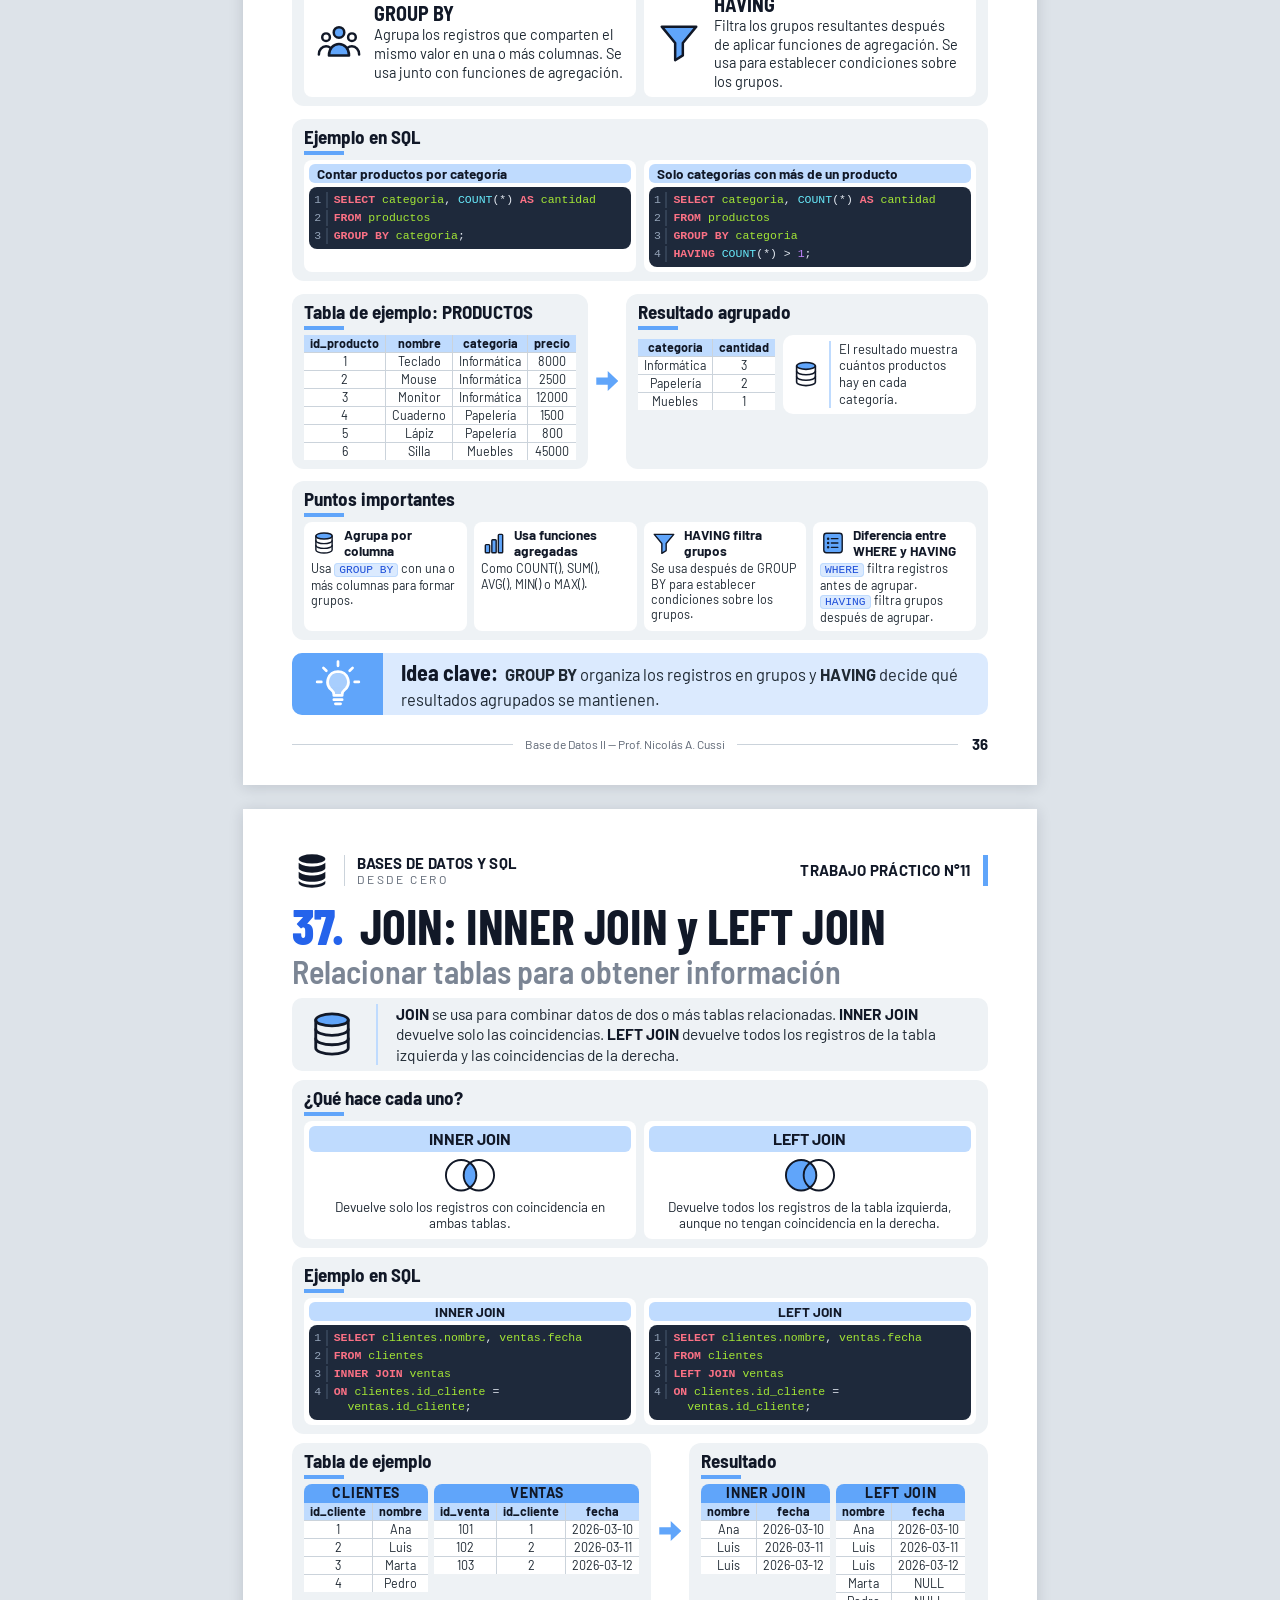
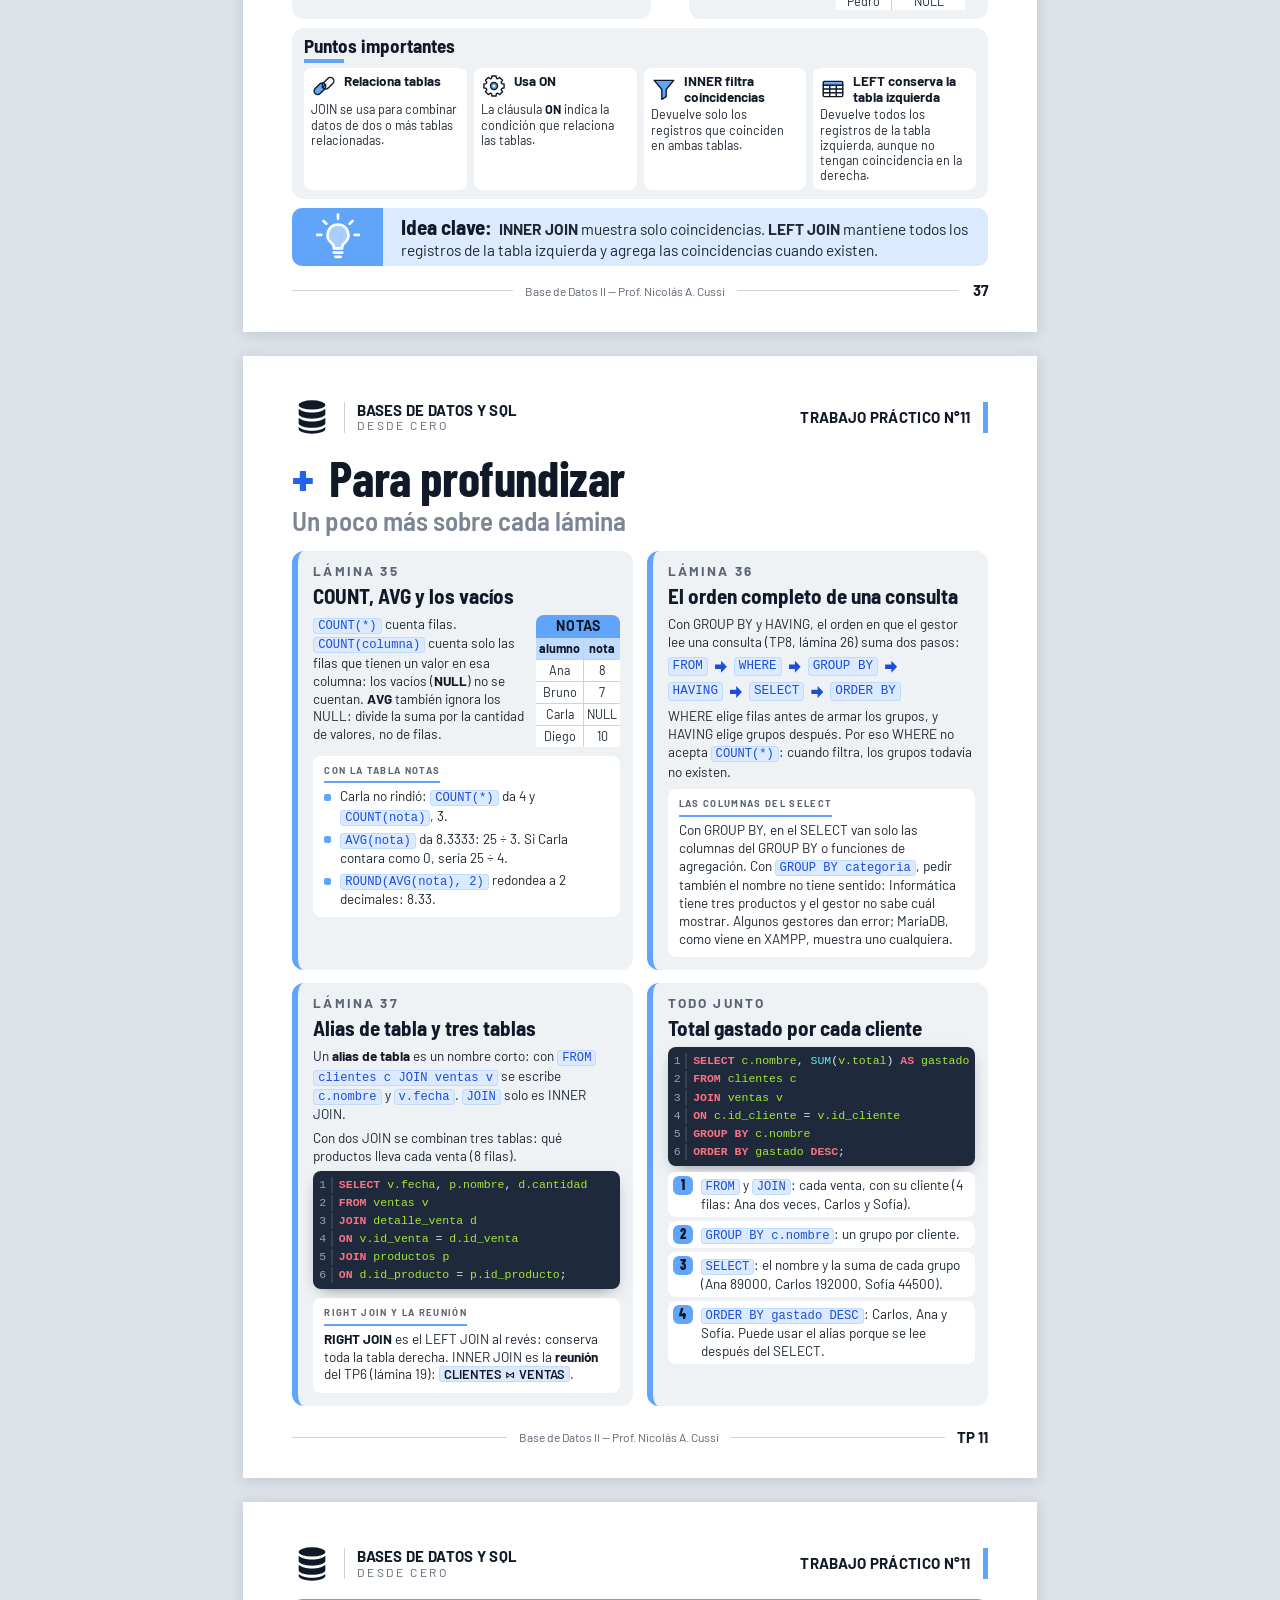
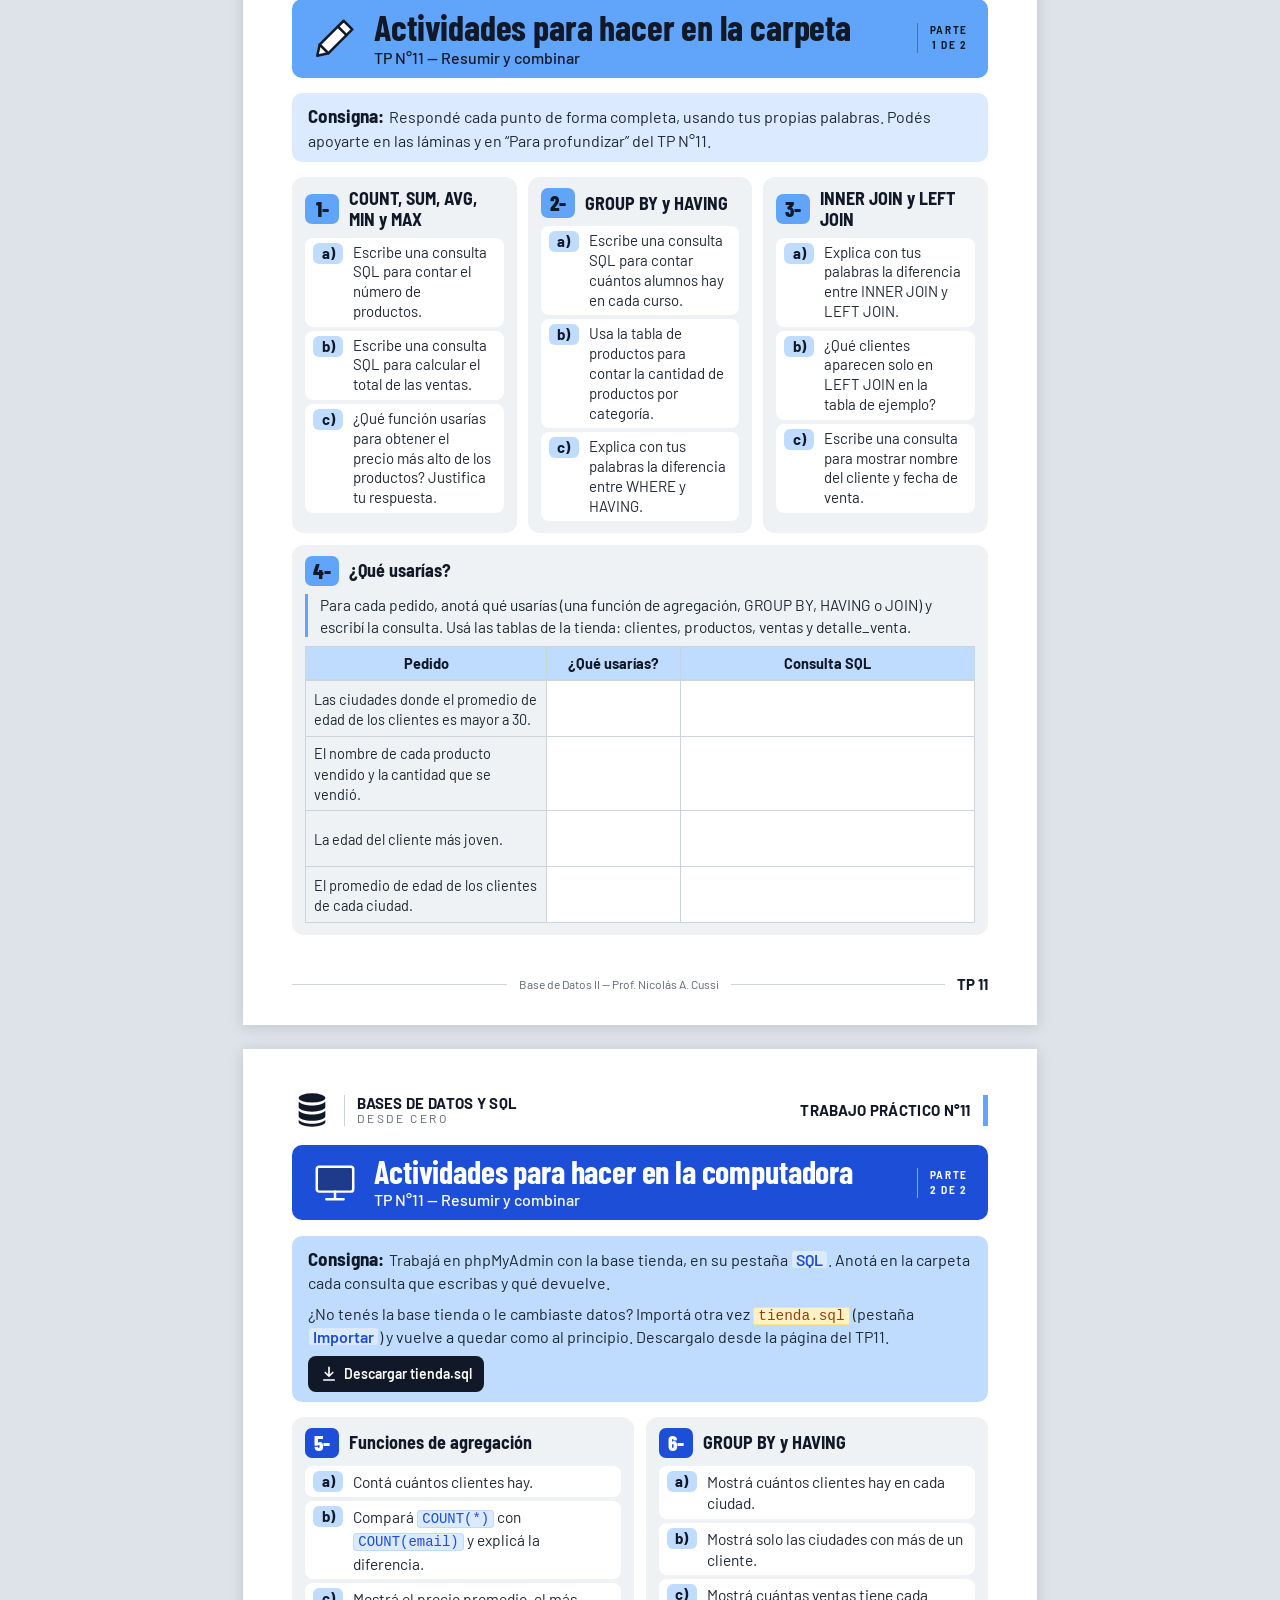
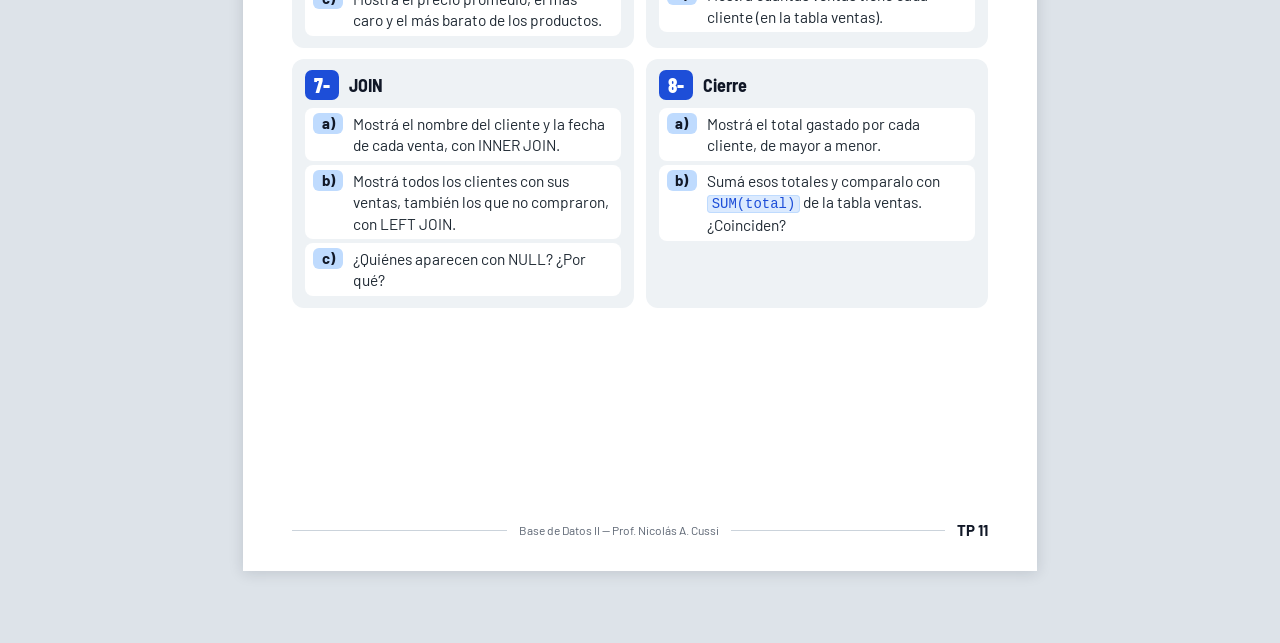
<file: unidades/tp11.html>
<!DOCTYPE html>
<html lang="es-AR">
<head>
  <meta charset="utf-8">
  <meta name="viewport" content="width=device-width, initial-scale=1">
  <title>TP N°11 — Resumir y combinar · Base de Datos II</title>
  <meta name="description" content="TP N°11 de Base de Datos II: las funciones de agregación COUNT, SUM, AVG, MIN y MAX, GROUP BY y HAVING para agrupar registros y filtrar grupos, e INNER JOIN y LEFT JOIN para combinar tablas. Prof. Nicolás A. Cussi.">
  <meta name="theme-color" content="#60A5FA">
  <!-- Vista previa del enlace (WhatsApp, Classroom, etc.) -->
  <meta property="og:type" content="website">
  <meta property="og:locale" content="es_AR">
  <meta property="og:site_name" content="Base de Datos II · Cuadernillo Digital">
  <meta property="og:title" content="TP N°11 — Resumir y combinar · Base de Datos II">
  <meta property="og:description" content="6.º año · Prof. Nicolás A. Cussi">
  <meta property="og:url" content="https://prof-nkocussi.github.io/App-Web-Base-de-Datos-2/unidades/tp11.html">
  <meta property="og:image" content="https://prof-nkocussi.github.io/App-Web-Base-de-Datos-2/assets/img/miniatura.png">
  <meta property="og:image:width" content="1200">
  <meta property="og:image:height" content="630">
  <meta property="og:image:alt" content="Base de Datos II, cuadernillo digital de 6.º año">
  <meta name="twitter:card" content="summary_large_image">
  <link rel="preload" href="../assets/fonts/barlow-latin-400-normal.woff2" as="font" type="font/woff2" crossorigin>
  <link rel="preload" href="../assets/fonts/barlow-semi-condensed-latin-700-normal.woff2" as="font" type="font/woff2" crossorigin>
  <link rel="stylesheet" href="../assets/css/estilos.css">
</head>
<body data-tp="11" class="modulo-3">

<!-- ====== Íconos (SVG simples, rehechos a partir del PDF) ====== -->
<svg width="0" height="0" style="position:absolute" aria-hidden="true" focusable="false">
  <defs>
    <symbol id="i-db-solido" viewBox="0 0 48 48">
      <g style="fill:currentColor;stroke:none">
        <ellipse cx="24" cy="9.5" rx="16" ry="5.5"/>
        <path d="M8 14c2.8 2.9 9.1 4.5 16 4.5S37.2 16.9 40 14v6.5c0 3-7.2 5.5-16 5.5S8 23.5 8 20.5z"/>
        <path d="M8 25c2.8 2.9 9.1 4.5 16 4.5S37.2 27.9 40 25v6.5c0 3-7.2 5.5-16 5.5S8 34.5 8 31.5z"/>
        <path d="M8 36c2.8 2.9 9.1 4.5 16 4.5S37.2 38.9 40 36v2.5c0 3-7.2 5.5-16 5.5S8 41.5 8 38.5z"/>
      </g>
    </symbol>
    <symbol id="i-db" viewBox="0 0 48 48">
      <ellipse cx="24" cy="11" rx="15" ry="5.5" style="fill:var(--ac)"/>
      <path d="M9 11v26c0 3 6.7 5.5 15 5.5S39 40 39 37V11"/>
      <path d="M9 19.7c0 3 6.7 5.5 15 5.5s15-2.5 15-5.5M9 28.4c0 3 6.7 5.5 15 5.5s15-2.5 15-5.5"/>
    </symbol>
    <!-- COUNT: registros apilados -->
    <symbol id="i-filas" viewBox="0 0 48 48">
      <rect x="7" y="7" width="34" height="9" rx="3" style="fill:var(--ac)"/>
      <rect x="7" y="19.5" width="34" height="9" rx="3" style="fill:var(--ac)"/>
      <rect x="7" y="32" width="34" height="9" rx="3" style="fill:var(--ac)"/>
    </symbol>
    <!-- SUM: la letra sigma -->
    <symbol id="i-sigma" viewBox="0 0 48 48">
      <path d="M11 7h26v8H23.5l8.5 9-8.5 9H37v8H11v-6l10-11-10-11z" style="fill:var(--ac)"/>
    </symbol>
    <!-- AVG y promedios -->
    <symbol id="i-barras" viewBox="0 0 48 48">
      <rect x="8" y="27" width="8" height="15" rx="1.5" style="fill:var(--ac)"/>
      <rect x="20" y="18" width="8" height="24" rx="1.5" style="fill:var(--ac)"/>
      <rect x="32" y="8" width="8" height="34" rx="1.5" style="fill:var(--ac)"/>
    </symbol>
    <symbol id="i-flecha-abajo" viewBox="0 0 48 48">
      <path d="M24 43 39.5 26.5H30V5H18v21.5H8.5z" style="fill:var(--ac)"/>
    </symbol>
    <symbol id="i-flecha-arriba" viewBox="0 0 48 48">
      <path d="M24 5 39.5 21.5H30V43H18V21.5H8.5z" style="fill:var(--ac)"/>
    </symbol>
    <symbol id="i-personas" viewBox="0 0 48 48">
      <circle cx="10.5" cy="19" r="4"/>
      <path d="M3 37c0-5 3.3-8.5 7.5-8.5 1.9 0 3.4.6 4.6 1.6"/>
      <circle cx="37.5" cy="19" r="4"/>
      <path d="M45 37c0-5-3.3-8.5-7.5-8.5-1.9 0-3.4.6-4.6 1.6"/>
      <circle cx="24" cy="14" r="5.5" style="fill:var(--ac)"/>
      <path d="M13.5 38c0-7 4.7-12 10.5-12s10.5 5 10.5 12z" style="fill:var(--ac)"/>
    </symbol>
    <!-- Totales: una pila de monedas -->
    <symbol id="i-monedas" viewBox="0 0 48 48">
      <ellipse cx="24" cy="11" rx="15" ry="4.5" style="fill:var(--ac)"/>
      <path d="M9 11v6.5c0 2.5 6.7 4.5 15 4.5s15-2 15-4.5V11"/>
      <path d="M9 17.5V24c0 2.5 6.7 4.5 15 4.5s15-2 15-4.5v-6.5"/>
      <path d="M9 24v6.5c0 2.5 6.7 4.5 15 4.5s15-2 15-4.5V24"/>
      <path d="M9 30.5V37c0 2.5 6.7 4.5 15 4.5s15-2 15-4.5v-6.5"/>
    </symbol>
    <symbol id="i-lupa" viewBox="0 0 48 48">
      <circle cx="20" cy="20" r="9" style="fill:var(--ac);stroke:none"/>
      <circle cx="20" cy="20" r="13"/>
      <path d="M29.5 29.5 41 41" style="stroke-width:4.5"/>
    </symbol>
    <symbol id="i-embudo" viewBox="0 0 48 48">
      <path d="M6 8h36L28 25v13l-8 5V25z" style="fill:var(--ac)"/>
    </symbol>
    <!-- WHERE y HAVING: una lista -->
    <symbol id="i-lista" viewBox="0 0 48 48">
      <rect x="7" y="6" width="34" height="36" rx="5" style="fill:var(--ac)"/>
      <path d="M15 16h.01M15 24h.01M15 32h.01" style="stroke-width:4.6"/>
      <path d="M21 16h12M21 24h12M21 32h12"/>
    </symbol>
    <symbol id="i-cadena" viewBox="0 0 48 48">
      <rect x="4" y="22.5" width="25" height="13" rx="6.5" transform="rotate(-45 16.5 29)" style="fill:var(--ac)"/>
      <rect x="19" y="12.5" width="25" height="13" rx="6.5" transform="rotate(-45 31.5 19)"/>
      <path d="M21 27l6-6"/>
    </symbol>
    <symbol id="i-engranaje" viewBox="0 0 48 48">
      <path d="M38.3 19.6 42.6 20.2 42.6 27.8 38.3 28.4 37.3 31 39.8 34.5 34.5 39.8 31 37.3 28.4 38.3 27.8 42.6 20.2 42.6 19.6 38.3 17 37.3 13.5 39.8 8.2 34.5 10.7 31 9.7 28.4 5.4 27.8 5.4 20.2 9.7 19.6 10.7 17 8.2 13.5 13.5 8.2 17 10.7 19.6 9.7 20.2 5.4 27.8 5.4 28.4 9.7 31 10.7 34.5 8.2 39.8 13.5 37.3 17Z"/>
      <circle cx="24" cy="24" r="6.5" style="fill:var(--ac)"/>
      <circle cx="24" cy="24" r="2.2" style="fill:#fff;stroke:none"/>
    </symbol>
    <symbol id="i-tabla" viewBox="0 0 48 48">
      <path d="M7.3 11.3h33.4V17H7.3z" style="fill:var(--ac);stroke:none"/>
      <rect x="6" y="10" width="36" height="28" rx="2"/>
      <path d="M6 17h36M6 24h36M6 31h36M18 17v21M30 17v21"/>
    </symbol>
    <!-- Símbolo del álgebra que la tipografía no trae: reunión -->
    <symbol id="s-reunion" viewBox="0 0 24 24">
      <path d="M4 6v12L20 6v12z"/>
    </symbol>
    <symbol id="i-lapiz" viewBox="0 0 48 48">
      <path d="M33 6l9 9-25 25-9-9z" style="fill:var(--ac)"/>
      <path d="M8 31 5.5 42.5 17 40z" style="fill:#fff"/>
      <path d="M27 12l9 9"/>
    </symbol>
    <symbol id="i-compu" viewBox="0 0 48 48">
      <rect x="5" y="7" width="38" height="26" rx="2.5" style="fill:var(--ac)"/>
      <path d="M24 33v7M15 41h18"/>
    </symbol>
    <symbol id="i-foco" viewBox="0 0 48 48">
      <path d="M24 2.5v4M10 8.5l2.8 2.8M38 8.5l-2.8 2.8M4 22h4M40 22h4"/>
      <path d="M24 12a10 10 0 0 0-6.2 17.8c1.4 1.2 2.2 2.6 2.2 4.2v1h8v-1c0-1.6.8-3 2.2-4.2A10 10 0 0 0 24 12z" style="fill:var(--ac)"/>
      <path d="M20 39h8M21.5 43h5"/>
    </symbol>
    <symbol id="i-descarga" viewBox="0 0 24 24">
      <path d="M12 3v12M7 10l5 5 5-5M5 20h14"/>
    </symbol>
    <symbol id="i-atras" viewBox="0 0 24 24">
      <path d="M20 12H5M11 6l-6 6 6 6"/>
    </symbol>
  </defs>
</svg>

<a class="saltar" href="#contenido">Saltar al contenido</a>

<header class="barra">
  <div class="barra__fila">
    <a class="boton barra__volver" href="../indice.html"><svg aria-hidden="true" focusable="false"><use href="#i-atras"/></svg><span>Índice</span></a>
    <span class="barra__titulo">TP N°11 — Resumir y combinar</span>
    <button class="boton" type="button" data-imprimir aria-label="Guardar en PDF">
      <svg aria-hidden="true" focusable="false"><use href="#i-descarga"/></svg><span><span class="boton__largo">Guardar </span>PDF</span>
    </button>
  </div>
  <nav class="partes" aria-label="Partes del TP N°11">
    <a href="#pag-35">35 · Funciones de agregación</a>
    <a href="#pag-36">36 · GROUP BY y HAVING</a>
    <a href="#pag-37">37 · JOIN</a>
    <a href="#profundizar">Para profundizar</a>
    <a href="#actividades">Actividades</a>
  </nav>
</header>

<main id="contenido" class="laminas">
  <h1 class="sr-only">TP N°11 — Resumir y combinar</h1>

  <!-- =================== LÁMINA 35 (PDF pág. 35) =================== -->
  <article class="lamina lamina--densa lamina--compacta lamina--apretada lamina--llena" id="pag-35" aria-labelledby="t35">
    <div class="cab" aria-hidden="true">
      <svg class="cab__logo"><use href="#i-db-solido"/></svg>
      <div class="cab__marca"><b>BASES DE DATOS Y SQL</b><span>DESDE CERO</span></div>
      <div class="cab__lema">TRABAJO PRÁCTICO <span class="cab__lema-n">N°11</span></div>
      <span class="cab__raya"></span>
    </div>

    <div class="tit">
      <h2 class="tit__h" id="t35"><span class="tit__num">35.</span> COUNT, SUM, AVG, MIN y MAX</h2>
      <p class="tit__sub">Funciones para resumir y analizar datos</p>
    </div>

    <div class="intro intro--larga">
      <svg class="ico ico--xl" aria-hidden="true" focusable="false"><use href="#i-db"/></svg>
      <p>Las <strong>funciones de agregación</strong> en SQL permiten contar registros, obtener totales, calcular promedios y encontrar los valores mínimo y máximo de una columna.</p>
    </div>

    <section class="panel" aria-labelledby="q35">
      <div class="panel__cab"><h3 class="subtitulo" id="q35">¿Qué hace cada una?</h3></div>
      <ul class="ambitos ambitos--5 agregados">
        <li class="tarjeta"><h4 class="tarjeta__cab">COUNT</h4><svg class="ico ico--l" aria-hidden="true" focusable="false"><use href="#i-filas"/></svg><p>Cuenta el número de registros que cumplen una condición.</p></li>
        <li class="tarjeta"><h4 class="tarjeta__cab">SUM</h4><svg class="ico ico--l" aria-hidden="true" focusable="false"><use href="#i-sigma"/></svg><p>Calcula la suma de los valores de una columna numérica.</p></li>
        <li class="tarjeta"><h4 class="tarjeta__cab">AVG</h4><svg class="ico ico--l" aria-hidden="true" focusable="false"><use href="#i-barras"/></svg><p>Calcula el promedio de los valores de una columna numérica.</p></li>
        <li class="tarjeta"><h4 class="tarjeta__cab">MIN</h4><svg class="ico ico--l" aria-hidden="true" focusable="false"><use href="#i-flecha-abajo"/></svg><p>Encuentra el valor mínimo de una columna numérica.</p></li>
        <li class="tarjeta"><h4 class="tarjeta__cab">MAX</h4><svg class="ico ico--l" aria-hidden="true" focusable="false"><use href="#i-flecha-arriba"/></svg><p>Encuentra el valor máximo de una columna numérica.</p></li>
      </ul>
    </section>

    <section class="panel" aria-labelledby="s35">
      <div class="panel__cab"><h3 class="subtitulo" id="s35">Ejemplos en SQL</h3></div>
      <ul class="ej-sql ej-sql--2 ej-sql--5">
        <li>
          <h4 class="ej-sql__tit">COUNT</h4>
          <div class="ventana-cod ventana-cod--sql">
            <ol class="pseudo pseudo--sql" aria-label="Código SQL que cuenta los registros de la tabla productos">
              <li><span class="pseudo__c"><b>SELECT</b> <span class="t-fun">COUNT</span>(*)</span></li>
              <li><span class="pseudo__c"><b>FROM</b> <span class="t-atr">productos</span>;</span></li>
            </ol>
          </div>
        </li>
        <li>
          <h4 class="ej-sql__tit">SUM</h4>
          <div class="ventana-cod ventana-cod--sql">
            <ol class="pseudo pseudo--sql" aria-label="Código SQL que suma los precios de la tabla productos">
              <li><span class="pseudo__c"><b>SELECT</b> <span class="t-fun">SUM</span>(<span class="t-atr">precio</span>)</span></li>
              <li><span class="pseudo__c"><b>FROM</b> <span class="t-atr">productos</span>;</span></li>
            </ol>
          </div>
        </li>
        <li>
          <h4 class="ej-sql__tit">AVG</h4>
          <div class="ventana-cod ventana-cod--sql">
            <ol class="pseudo pseudo--sql" aria-label="Código SQL que calcula el promedio de los precios de la tabla productos">
              <li><span class="pseudo__c"><b>SELECT</b> <span class="t-fun">AVG</span>(<span class="t-atr">precio</span>)</span></li>
              <li><span class="pseudo__c"><b>FROM</b> <span class="t-atr">productos</span>;</span></li>
            </ol>
          </div>
        </li>
        <li>
          <h4 class="ej-sql__tit">MIN</h4>
          <div class="ventana-cod ventana-cod--sql">
            <ol class="pseudo pseudo--sql" aria-label="Código SQL que encuentra el precio mínimo de la tabla productos">
              <li><span class="pseudo__c"><b>SELECT</b> <span class="t-fun">MIN</span>(<span class="t-atr">precio</span>)</span></li>
              <li><span class="pseudo__c"><b>FROM</b> <span class="t-atr">productos</span>;</span></li>
            </ol>
          </div>
        </li>
        <li>
          <h4 class="ej-sql__tit">MAX</h4>
          <div class="ventana-cod ventana-cod--sql">
            <ol class="pseudo pseudo--sql" aria-label="Código SQL que encuentra el precio máximo de la tabla productos">
              <li><span class="pseudo__c"><b>SELECT</b> <span class="t-fun">MAX</span>(<span class="t-atr">precio</span>)</span></li>
              <li><span class="pseudo__c"><b>FROM</b> <span class="t-atr">productos</span>;</span></li>
            </ol>
          </div>
        </li>
      </ul>
    </section>

    <div class="lado-a-lado lado-a-lado--flecha">
      <section class="panel" aria-labelledby="e35">
        <div class="panel__cab"><h3 class="subtitulo" id="e35">Tabla de ejemplo: PRODUCTOS</h3></div>
        <table class="tabla-ej">
          <caption class="sr-only">PRODUCTOS</caption>
          <thead>
            <tr><th scope="col">id_producto</th><th scope="col">nombre</th><th scope="col">precio</th><th scope="col">stock</th></tr>
          </thead>
          <tbody>
            <tr><td>1</td><td>Teclado</td><td>8000</td><td>10</td></tr>
            <tr><td>2</td><td>Mouse</td><td>2500</td><td>25</td></tr>
            <tr><td>3</td><td>Monitor</td><td>12000</td><td>5</td></tr>
            <tr><td>4</td><td>Notebook</td><td>45000</td><td>3</td></tr>
          </tbody>
        </table>
      </section>

      <span class="flecha" aria-hidden="true"></span>

      <section class="panel" aria-labelledby="r35">
        <div class="panel__cab"><h3 class="subtitulo" id="r35">Resultado de cada función</h3></div>
        <div class="resultado">
          <table class="tabla-ej">
            <caption class="sr-only">Resultado de cada función con la tabla PRODUCTOS</caption>
            <thead>
              <tr><th scope="col">Función</th><th scope="col">Resultado (ejemplo)</th></tr>
            </thead>
            <tbody>
              <tr><td>COUNT(*)</td><td>4</td></tr>
              <tr><td>SUM(precio)</td><td>67500</td></tr>
              <tr><td>AVG(precio)</td><td>16875</td></tr>
              <tr><td>MIN(precio)</td><td>2500</td></tr>
              <tr><td>MAX(precio)</td><td>45000</td></tr>
            </tbody>
          </table>
          <div class="intro">
            <svg class="ico ico--l" aria-hidden="true" focusable="false"><use href="#i-db"/></svg>
            <p>Los resultados dependen de los datos de la tabla. Aquí se muestran ejemplos con la tabla de productos.</p>
          </div>
        </div>
      </section>
    </div>

    <section class="panel" aria-labelledby="u35">
      <div class="panel__cab"><h3 class="subtitulo" id="u35">¿Para qué sirven?</h3></div>
      <ul class="ambitos ambitos--4 ambitos--fila puntos-insert puntos--4">
        <li class="tarjeta"><svg class="ico" aria-hidden="true" focusable="false"><use href="#i-personas"/></svg><h4 class="tarjeta__cab">Conteo de registros</h4><p>Útil para saber cuántos elementos tiene una tabla.</p></li>
        <li class="tarjeta"><svg class="ico" aria-hidden="true" focusable="false"><use href="#i-monedas"/></svg><h4 class="tarjeta__cab">Totales</h4><p>Permite obtener la suma de valores (como ventas o precios).</p></li>
        <li class="tarjeta"><svg class="ico" aria-hidden="true" focusable="false"><use href="#i-barras"/></svg><h4 class="tarjeta__cab">Promedios</h4><p>Ayuda a conocer el valor medio de un conjunto de datos.</p></li>
        <li class="tarjeta"><svg class="ico" aria-hidden="true" focusable="false"><use href="#i-lupa"/></svg><h4 class="tarjeta__cab">Análisis rápido</h4><p>Permite encontrar valores extremos (mínimos y máximos) para entender mejor los datos.</p></li>
      </ul>
    </section>

    <aside class="idea" aria-label="Idea clave">
      <span class="idea__ico"><svg class="ico" aria-hidden="true" focusable="false"><use href="#i-foco"/></svg></span>
      <p><strong>Idea clave:</strong> Las funciones de agregación resumen la información de una tabla sin mostrar cada registro de forma individual.</p>
    </aside>

    <footer class="pie">
      <span class="pie__linea"></span>
      <span>Base de Datos II — Prof. Nicolás A. Cussi</span>
      <span class="pie__linea"></span>
      <span class="pie__num" aria-label="Página 35">35</span>
    </footer>
  </article>

  <!-- =================== LÁMINA 36 (PDF pág. 36) =================== -->
  <article class="lamina lamina--densa lamina--compacta lamina--apretada lamina--llena" id="pag-36" aria-labelledby="t36">
    <div class="cab" aria-hidden="true">
      <svg class="cab__logo"><use href="#i-db-solido"/></svg>
      <div class="cab__marca"><b>BASES DE DATOS Y SQL</b><span>DESDE CERO</span></div>
      <div class="cab__lema">TRABAJO PRÁCTICO <span class="cab__lema-n">N°11</span></div>
      <span class="cab__raya"></span>
    </div>

    <div class="tit">
      <h2 class="tit__h" id="t36"><span class="tit__num">36.</span> GROUP BY y HAVING</h2>
      <p class="tit__sub">Agrupar registros y filtrar grupos</p>
    </div>

    <div class="intro intro--larga">
      <svg class="ico ico--xl" aria-hidden="true" focusable="false"><use href="#i-db"/></svg>
      <p>La cláusula <strong>GROUP BY</strong> permite agrupar registros que comparten un mismo valor en una columna. La cláusula <strong>HAVING</strong> se usa para filtrar los grupos después de aplicar funciones de agregación.</p>
    </div>

    <section class="panel" aria-labelledby="q36">
      <div class="panel__cab"><h3 class="subtitulo" id="q36">¿Qué hace cada uno?</h3></div>
      <ul class="acciones">
        <li>
          <svg class="ico ico--xl" aria-hidden="true" focusable="false"><use href="#i-personas"/></svg>
          <div><h4 class="acciones__nom">GROUP BY</h4><p>Agrupa los registros que comparten el mismo valor en una o más columnas. Se usa junto con funciones de agregación.</p></div>
        </li>
        <li>
          <svg class="ico ico--xl" aria-hidden="true" focusable="false"><use href="#i-embudo"/></svg>
          <div><h4 class="acciones__nom">HAVING</h4><p>Filtra los grupos resultantes después de aplicar funciones de agregación. Se usa para establecer condiciones sobre los grupos.</p></div>
        </li>
      </ul>
    </section>

    <section class="panel" aria-labelledby="s36">
      <div class="panel__cab"><h3 class="subtitulo" id="s36">Ejemplo en SQL</h3></div>
      <ul class="ej-sql ej-sql--2 ej-sql--izq ej-sql--largo">
        <li>
          <h4 class="ej-sql__tit">Contar productos por categoría</h4>
          <div class="ventana-cod ventana-cod--sql">
            <ol class="pseudo pseudo--sql" aria-label="Código SQL que cuenta los productos de cada categoría, con el alias cantidad">
              <li><span class="pseudo__c"><b>SELECT</b> <span class="t-atr">categoria</span>, <span class="t-fun">COUNT</span>(*) <b>AS</b> <span class="t-atr">cantidad</span></span></li>
              <li><span class="pseudo__c"><b>FROM</b> <span class="t-atr">productos</span></span></li>
              <li><span class="pseudo__c"><b>GROUP BY</b> <span class="t-atr">categoria</span>;</span></li>
            </ol>
          </div>
        </li>
        <li>
          <h4 class="ej-sql__tit">Solo categorías con más de un producto</h4>
          <div class="ventana-cod ventana-cod--sql">
            <ol class="pseudo pseudo--sql" aria-label="Código SQL que cuenta los productos de cada categoría y muestra solo las categorías con más de un producto">
              <li><span class="pseudo__c"><b>SELECT</b> <span class="t-atr">categoria</span>, <span class="t-fun">COUNT</span>(*) <b>AS</b> <span class="t-atr">cantidad</span></span></li>
              <li><span class="pseudo__c"><b>FROM</b> <span class="t-atr">productos</span></span></li>
              <li><span class="pseudo__c"><b>GROUP BY</b> <span class="t-atr">categoria</span></span></li>
              <li><span class="pseudo__c"><b>HAVING</b> <span class="t-fun">COUNT</span>(*) &gt; <span class="t-num">1</span>;</span></li>
            </ol>
          </div>
        </li>
      </ul>
    </section>

    <div class="lado-a-lado lado-a-lado--flecha">
      <section class="panel" aria-labelledby="e36">
        <div class="panel__cab"><h3 class="subtitulo" id="e36">Tabla de ejemplo: PRODUCTOS</h3></div>
        <table class="tabla-ej">
          <caption class="sr-only">PRODUCTOS</caption>
          <thead>
            <tr><th scope="col">id_producto</th><th scope="col">nombre</th><th scope="col">categoria</th><th scope="col">precio</th></tr>
          </thead>
          <tbody>
            <tr><td>1</td><td>Teclado</td><td>Informática</td><td>8000</td></tr>
            <tr><td>2</td><td>Mouse</td><td>Informática</td><td>2500</td></tr>
            <tr><td>3</td><td>Monitor</td><td>Informática</td><td>12000</td></tr>
            <tr><td>4</td><td>Cuaderno</td><td>Papelería</td><td>1500</td></tr>
            <tr><td>5</td><td>Lápiz</td><td>Papelería</td><td>800</td></tr>
            <tr><td>6</td><td>Silla</td><td>Muebles</td><td>45000</td></tr>
          </tbody>
        </table>
      </section>

      <span class="flecha" aria-hidden="true"></span>

      <section class="panel" aria-labelledby="r36">
        <div class="panel__cab"><h3 class="subtitulo" id="r36">Resultado agrupado</h3></div>
        <div class="resultado">
          <table class="tabla-ej">
            <caption class="sr-only">Resultado agrupado: la cantidad de productos de cada categoría</caption>
            <thead>
              <tr><th scope="col">categoria</th><th scope="col">cantidad</th></tr>
            </thead>
            <tbody>
              <tr><td>Informática</td><td>3</td></tr>
              <tr><td>Papelería</td><td>2</td></tr>
              <tr><td>Muebles</td><td>1</td></tr>
            </tbody>
          </table>
          <div class="intro">
            <svg class="ico ico--l" aria-hidden="true" focusable="false"><use href="#i-db"/></svg>
            <p>El resultado muestra cuántos productos hay en cada categoría.</p>
          </div>
        </div>
      </section>
    </div>

    <section class="panel" aria-labelledby="i36">
      <div class="panel__cab"><h3 class="subtitulo" id="i36">Puntos importantes</h3></div>
      <ul class="ambitos ambitos--4 ambitos--fila puntos-insert puntos--4">
        <li class="tarjeta"><svg class="ico" aria-hidden="true" focusable="false"><use href="#i-db"/></svg><h4 class="tarjeta__cab">Agrupa por columna</h4><p>Usa <code class="cod-sql">GROUP BY</code> con una o más columnas para formar grupos.</p></li>
        <li class="tarjeta"><svg class="ico" aria-hidden="true" focusable="false"><use href="#i-barras"/></svg><h4 class="tarjeta__cab">Usa funciones agregadas</h4><p>Como COUNT(), SUM(), AVG(), MIN() o MAX().</p></li>
        <li class="tarjeta"><svg class="ico" aria-hidden="true" focusable="false"><use href="#i-embudo"/></svg><h4 class="tarjeta__cab">HAVING filtra grupos</h4><p>Se usa después de GROUP BY para establecer condiciones sobre los grupos.</p></li>
        <li class="tarjeta"><svg class="ico" aria-hidden="true" focusable="false"><use href="#i-lista"/></svg><h4 class="tarjeta__cab">Diferencia entre WHERE y HAVING</h4><p><code class="cod-sql">WHERE</code> filtra registros antes de agrupar. <code class="cod-sql">HAVING</code> filtra grupos después de agrupar.</p></li>
      </ul>
    </section>

    <aside class="idea" aria-label="Idea clave">
      <span class="idea__ico"><svg class="ico" aria-hidden="true" focusable="false"><use href="#i-foco"/></svg></span>
      <p><strong>Idea clave:</strong> <b>GROUP BY</b> organiza los registros en grupos y <b>HAVING</b> decide qué resultados agrupados se mantienen.</p>
    </aside>

    <footer class="pie">
      <span class="pie__linea"></span>
      <span>Base de Datos II — Prof. Nicolás A. Cussi</span>
      <span class="pie__linea"></span>
      <span class="pie__num" aria-label="Página 36">36</span>
    </footer>
  </article>

  <!-- =================== LÁMINA 37 (PDF pág. 37) =================== -->
  <article class="lamina lamina--densa lamina--compacta lamina--apretada lamina--llena" id="pag-37" aria-labelledby="t37">
    <div class="cab" aria-hidden="true">
      <svg class="cab__logo"><use href="#i-db-solido"/></svg>
      <div class="cab__marca"><b>BASES DE DATOS Y SQL</b><span>DESDE CERO</span></div>
      <div class="cab__lema">TRABAJO PRÁCTICO <span class="cab__lema-n">N°11</span></div>
      <span class="cab__raya"></span>
    </div>

    <div class="tit">
      <h2 class="tit__h" id="t37"><span class="tit__num">37.</span> JOIN: INNER JOIN y LEFT JOIN</h2>
      <p class="tit__sub">Relacionar tablas para obtener información</p>
    </div>

    <div class="intro intro--larga">
      <svg class="ico ico--xl" aria-hidden="true" focusable="false"><use href="#i-db"/></svg>
      <p><strong>JOIN</strong> se usa para combinar datos de dos o más tablas relacionadas. <strong>INNER JOIN</strong> devuelve solo las coincidencias. <strong>LEFT JOIN</strong> devuelve todos los registros de la tabla izquierda y las coincidencias de la derecha.</p>
    </div>

    <section class="panel" aria-labelledby="q37">
      <div class="panel__cab"><h3 class="subtitulo" id="q37">¿Qué hace cada uno?</h3></div>
      <ul class="ambitos logicos joins">
        <li class="tarjeta">
          <h4 class="tarjeta__cab">INNER JOIN</h4>
          <svg class="venn" viewBox="0 0 120 64" role="img" aria-label="Diagrama de INNER JOIN: dos círculos que se cruzan, uno por cada tabla. Solo está pintada la parte común: los registros que tienen coincidencia en las dos tablas.">
            <defs><clipPath id="venn-inner"><circle cx="46" cy="32" r="24"/></clipPath></defs>
            <circle class="venn__lleno" cx="74" cy="32" r="24" clip-path="url(#venn-inner)"/>
            <circle class="venn__borde" cx="46" cy="32" r="24"/>
            <circle class="venn__borde" cx="74" cy="32" r="24"/>
          </svg>
          <p>Devuelve solo los registros con coincidencia en ambas tablas.</p>
        </li>
        <li class="tarjeta">
          <h4 class="tarjeta__cab">LEFT JOIN</h4>
          <svg class="venn" viewBox="0 0 120 64" role="img" aria-label="Diagrama de LEFT JOIN: dos círculos que se cruzan, uno por cada tabla. Está pintado entero el círculo de la izquierda: todos los registros de la tabla izquierda, tengan o no coincidencia en la derecha.">
            <circle class="venn__lleno" cx="46" cy="32" r="24"/>
            <circle class="venn__borde" cx="46" cy="32" r="24"/>
            <circle class="venn__borde" cx="74" cy="32" r="24"/>
          </svg>
          <p>Devuelve todos los registros de la tabla izquierda, aunque no tengan coincidencia en la derecha.</p>
        </li>
      </ul>
    </section>

    <section class="panel" aria-labelledby="s37">
      <div class="panel__cab"><h3 class="subtitulo" id="s37">Ejemplo en SQL</h3></div>
      <ul class="ej-sql ej-sql--2 ej-sql--largo">
        <li>
          <h4 class="ej-sql__tit">INNER JOIN</h4>
          <div class="ventana-cod ventana-cod--sql">
            <ol class="pseudo pseudo--sql" aria-label="Código SQL con INNER JOIN: el nombre del cliente y la fecha de cada venta, uniendo clientes y ventas por id_cliente">
              <li><span class="pseudo__c"><b>SELECT</b> <span class="t-atr">clientes.nombre</span>, <span class="t-atr">ventas.fecha</span></span></li>
              <li><span class="pseudo__c"><b>FROM</b> <span class="t-atr">clientes</span></span></li>
              <li><span class="pseudo__c"><b>INNER JOIN</b> <span class="t-atr">ventas</span></span></li>
              <li><span class="pseudo__c"><b>ON</b> <span class="t-atr">clientes.id_cliente</span> = <span class="t-atr">ventas.id_cliente</span>;</span></li>
            </ol>
          </div>
        </li>
        <li>
          <h4 class="ej-sql__tit">LEFT JOIN</h4>
          <div class="ventana-cod ventana-cod--sql">
            <ol class="pseudo pseudo--sql" aria-label="Código SQL con LEFT JOIN: todos los clientes, con la fecha de sus ventas si las tienen, uniendo clientes y ventas por id_cliente">
              <li><span class="pseudo__c"><b>SELECT</b> <span class="t-atr">clientes.nombre</span>, <span class="t-atr">ventas.fecha</span></span></li>
              <li><span class="pseudo__c"><b>FROM</b> <span class="t-atr">clientes</span></span></li>
              <li><span class="pseudo__c"><b>LEFT JOIN</b> <span class="t-atr">ventas</span></span></li>
              <li><span class="pseudo__c"><b>ON</b> <span class="t-atr">clientes.id_cliente</span> = <span class="t-atr">ventas.id_cliente</span>;</span></li>
            </ol>
          </div>
        </li>
      </ul>
    </section>

    <div class="lado-a-lado lado-a-lado--flecha lado-a-lado--joins">
      <section class="panel" aria-labelledby="e37">
        <div class="panel__cab"><h3 class="subtitulo" id="e37">Tabla de ejemplo</h3></div>
        <div class="tablas-fila tablas-par">
          <table class="tabla-ej">
            <caption>CLIENTES</caption>
            <thead>
              <tr><th scope="col">id_cliente</th><th scope="col">nombre</th></tr>
            </thead>
            <tbody>
              <tr><td>1</td><td>Ana</td></tr>
              <tr><td>2</td><td>Luis</td></tr>
              <tr><td>3</td><td>Marta</td></tr>
              <tr><td>4</td><td>Pedro</td></tr>
            </tbody>
          </table>
          <table class="tabla-ej">
            <caption>VENTAS</caption>
            <thead>
              <tr><th scope="col">id_venta</th><th scope="col">id_cliente</th><th scope="col">fecha</th></tr>
            </thead>
            <tbody>
              <tr><td>101</td><td>1</td><td>2026-03-10</td></tr>
              <tr><td>102</td><td>2</td><td>2026-03-11</td></tr>
              <tr><td>103</td><td>2</td><td>2026-03-12</td></tr>
            </tbody>
          </table>
        </div>
      </section>

      <span class="flecha" aria-hidden="true"></span>

      <section class="panel" aria-labelledby="r37">
        <div class="panel__cab"><h3 class="subtitulo" id="r37">Resultado</h3></div>
        <div class="tablas-fila tablas-par">
          <table class="tabla-ej">
            <caption>INNER JOIN</caption>
            <thead>
              <tr><th scope="col">nombre</th><th scope="col">fecha</th></tr>
            </thead>
            <tbody>
              <tr><td>Ana</td><td>2026-03-10</td></tr>
              <tr><td>Luis</td><td>2026-03-11</td></tr>
              <tr><td>Luis</td><td>2026-03-12</td></tr>
            </tbody>
          </table>
          <table class="tabla-ej">
            <caption>LEFT JOIN</caption>
            <thead>
              <tr><th scope="col">nombre</th><th scope="col">fecha</th></tr>
            </thead>
            <tbody>
              <tr><td>Ana</td><td>2026-03-10</td></tr>
              <tr><td>Luis</td><td>2026-03-11</td></tr>
              <tr><td>Luis</td><td>2026-03-12</td></tr>
              <tr><td>Marta</td><td>NULL</td></tr>
              <tr><td>Pedro</td><td>NULL</td></tr>
            </tbody>
          </table>
        </div>
      </section>
    </div>

    <section class="panel" aria-labelledby="i37">
      <div class="panel__cab"><h3 class="subtitulo" id="i37">Puntos importantes</h3></div>
      <ul class="ambitos ambitos--4 ambitos--fila puntos-insert puntos--4">
        <li class="tarjeta"><svg class="ico" aria-hidden="true" focusable="false"><use href="#i-cadena"/></svg><h4 class="tarjeta__cab">Relaciona tablas</h4><p>JOIN se usa para combinar datos de dos o más tablas relacionadas.</p></li>
        <li class="tarjeta"><svg class="ico" aria-hidden="true" focusable="false"><use href="#i-engranaje"/></svg><h4 class="tarjeta__cab">Usa ON</h4><p>La cláusula <strong>ON</strong> indica la condición que relaciona las tablas.</p></li>
        <li class="tarjeta"><svg class="ico" aria-hidden="true" focusable="false"><use href="#i-embudo"/></svg><h4 class="tarjeta__cab">INNER filtra coincidencias</h4><p>Devuelve solo los registros que coinciden en ambas tablas.</p></li>
        <li class="tarjeta"><svg class="ico" aria-hidden="true" focusable="false"><use href="#i-tabla"/></svg><h4 class="tarjeta__cab">LEFT conserva la tabla izquierda</h4><p>Devuelve todos los registros de la tabla izquierda, aunque no tengan coincidencia en la derecha.</p></li>
      </ul>
    </section>

    <aside class="idea idea--larga" aria-label="Idea clave">
      <span class="idea__ico"><svg class="ico" aria-hidden="true" focusable="false"><use href="#i-foco"/></svg></span>
      <p><strong>Idea clave:</strong> <b>INNER JOIN</b> muestra solo coincidencias. <b>LEFT JOIN</b> mantiene todos los registros de la tabla izquierda y agrega las coincidencias cuando existen.</p>
    </aside>

    <footer class="pie">
      <span class="pie__linea"></span>
      <span>Base de Datos II — Prof. Nicolás A. Cussi</span>
      <span class="pie__linea"></span>
      <span class="pie__num" aria-label="Página 37">37</span>
    </footer>
  </article>

  <!-- =================== PARA PROFUNDIZAR (contenido nuevo, no está en el PDF) =================== -->
  <article class="lamina lamina--pf" id="profundizar" aria-labelledby="tpf" data-origen="nuevo">
    <div class="cab" aria-hidden="true">
      <svg class="cab__logo"><use href="#i-db-solido"/></svg>
      <div class="cab__marca"><b>BASES DE DATOS Y SQL</b><span>DESDE CERO</span></div>
      <div class="cab__lema">TRABAJO PRÁCTICO <span class="cab__lema-n">N°11</span></div>
      <span class="cab__raya"></span>
    </div>

    <div class="tit">
      <h2 class="tit__h" id="tpf"><span class="tit__num">+</span> Para profundizar</h2>
      <p class="tit__sub">Un poco más sobre cada lámina</p>
    </div>

    <div class="pf-grid pf-grid--sql pf-grid--chica">
    <section class="pf" aria-labelledby="pf1">
      <p class="pf__etiqueta">Lámina 35</p>
      <h3 class="pf__titulo" id="pf1">COUNT, AVG y los vacíos</h3>
      <div class="pf__cols">
        <div class="pf__texto pf__al-lado">
          <p><code class="cod-sql">COUNT(*)</code> cuenta filas. <code class="cod-sql">COUNT(columna)</code> cuenta solo las filas que tienen un valor en esa columna: los vacíos (<strong>NULL</strong>) no se cuentan. <strong>AVG</strong> también ignora los NULL: divide la suma por la cantidad de valores, no de filas.</p>
          <table class="tabla-ej tabla-notas">
            <caption>NOTAS</caption>
            <thead>
              <tr><th scope="col">alumno</th><th scope="col">nota</th></tr>
            </thead>
            <tbody>
              <tr><td>Ana</td><td>8</td></tr>
              <tr><td>Bruno</td><td>7</td></tr>
              <tr><td>Carla</td><td>NULL</td></tr>
              <tr><td>Diego</td><td>10</td></tr>
            </tbody>
          </table>
        </div>
        <div class="pf__caja">
          <h4>Con la tabla NOTAS</h4>
          <ul class="pf__lista">
            <li>Carla no rindió: <code class="cod-sql">COUNT(*)</code> da 4 y <code class="cod-sql">COUNT(nota)</code>, 3.</li>
            <li><code class="cod-sql">AVG(nota)</code> da 8.3333: 25 ÷ 3. Si Carla contara como 0, sería 25 ÷ 4.</li>
            <li><code class="cod-sql">ROUND(AVG(nota), 2)</code> redondea a 2 decimales: 8.33.</li>
          </ul>
        </div>
      </div>
    </section>

    <section class="pf" aria-labelledby="pf2">
      <p class="pf__etiqueta">Lámina 36</p>
      <h3 class="pf__titulo" id="pf2">El orden completo de una consulta</h3>
      <div class="pf__cols">
        <div class="pf__texto">
          <p>Con GROUP BY y HAVING, el orden en que el gestor lee una consulta (TP8, lámina 26) suma dos pasos:</p>
          <ol class="orden-sql" aria-label="El orden en que el gestor lee la consulta: FROM, WHERE, GROUP BY, HAVING, SELECT y ORDER BY">
            <li><code class="cod-sql">FROM</code></li>
            <li><code class="cod-sql">WHERE</code></li>
            <li><code class="cod-sql">GROUP BY</code></li>
            <li><code class="cod-sql">HAVING</code></li>
            <li><code class="cod-sql">SELECT</code></li>
            <li><code class="cod-sql">ORDER BY</code></li>
          </ol>
          <p>WHERE elige filas antes de armar los grupos, y HAVING elige grupos después. Por eso WHERE no acepta <code class="cod-sql">COUNT(*)</code>: cuando filtra, los grupos todavía no existen.</p>
        </div>
        <div class="pf__caja">
          <h4>Las columnas del SELECT</h4>
          <p>Con GROUP BY, en el SELECT van solo las columnas del GROUP BY o funciones de agregación. Con <code class="cod-sql">GROUP BY categoria</code>, pedir también el nombre no tiene sentido: Informática tiene tres productos y el gestor no sabe cuál mostrar. Algunos gestores dan error; MariaDB, como viene en XAMPP, muestra uno cualquiera.</p>
        </div>
      </div>
    </section>

    <section class="pf" aria-labelledby="pf3">
      <p class="pf__etiqueta">Lámina 37</p>
      <h3 class="pf__titulo" id="pf3">Alias de tabla y tres tablas</h3>
      <div class="pf__cols">
        <div class="pf__texto">
          <p>Un <strong>alias de tabla</strong> es un nombre corto: con <code class="cod-sql cod-larga">FROM clientes c JOIN ventas v</code> se escribe <code class="cod-sql">c.nombre</code> y <code class="cod-sql">v.fecha</code>. <code class="cod-sql">JOIN</code> solo es INNER JOIN.</p>
          <p>Con dos JOIN se combinan tres tablas: qué productos lleva cada venta (8 filas).</p>
          <div class="ventana-cod ventana-cod--sql">
            <ol class="pseudo pseudo--sql" aria-label="Código SQL que une ventas, detalle_venta y productos: la fecha de cada venta, el nombre de cada producto y la cantidad">
              <li><span class="pseudo__c"><b>SELECT</b> <span class="t-atr">v.fecha</span>, <span class="t-atr">p.nombre</span>, <span class="t-atr">d.cantidad</span></span></li>
              <li><span class="pseudo__c"><b>FROM</b> <span class="t-atr">ventas</span> <span class="t-atr">v</span></span></li>
              <li><span class="pseudo__c"><b>JOIN</b> <span class="t-atr">detalle_venta</span> <span class="t-atr">d</span></span></li>
              <li><span class="pseudo__c"><b>ON</b> <span class="t-atr">v.id_venta</span> = <span class="t-atr">d.id_venta</span></span></li>
              <li><span class="pseudo__c"><b>JOIN</b> <span class="t-atr">productos</span> <span class="t-atr">p</span></span></li>
              <li><span class="pseudo__c"><b>ON</b> <span class="t-atr">d.id_producto</span> = <span class="t-atr">p.id_producto</span>;</span></li>
            </ol>
          </div>
        </div>
        <div class="pf__caja">
          <h4>RIGHT JOIN y la reunión</h4>
          <p><strong>RIGHT JOIN</strong> es el LEFT JOIN al revés: conserva toda la tabla derecha. INNER JOIN es la <strong>reunión</strong> del TP6 (lámina 19): <span class="alg">CLIENTES <svg class="sim" role="img" aria-label="reunión"><use href="#s-reunion"/></svg> VENTAS</span>.</p>
        </div>
      </div>
    </section>

    <section class="pf" aria-labelledby="pf4">
      <p class="pf__etiqueta">Todo junto</p>
      <h3 class="pf__titulo" id="pf4">Total gastado por cada cliente</h3>
      <div class="pf__cols">
        <div class="pf__texto">
          <div class="ventana-cod ventana-cod--sql">
            <ol class="pseudo pseudo--sql" aria-label="Código SQL: el nombre de cada cliente y la suma del total de sus ventas, con el alias gastado, ordenado de mayor a menor">
              <li><span class="pseudo__c"><b>SELECT</b> <span class="t-atr">c.nombre</span>, <span class="t-fun">SUM</span>(<span class="t-atr">v.total</span>) <b>AS</b> <span class="t-atr">gastado</span></span></li>
              <li><span class="pseudo__c"><b>FROM</b> <span class="t-atr">clientes</span> <span class="t-atr">c</span></span></li>
              <li><span class="pseudo__c"><b>JOIN</b> <span class="t-atr">ventas</span> <span class="t-atr">v</span></span></li>
              <li><span class="pseudo__c"><b>ON</b> <span class="t-atr">c.id_cliente</span> = <span class="t-atr">v.id_cliente</span></span></li>
              <li><span class="pseudo__c"><b>GROUP BY</b> <span class="t-atr">c.nombre</span></span></li>
              <li><span class="pseudo__c"><b>ORDER BY</b> <span class="t-atr">gastado</span> <b>DESC</b>;</span></li>
            </ol>
          </div>
          <ol class="instrucciones">
            <li><span><code class="cod-sql">FROM</code> y <code class="cod-sql">JOIN</code>: cada venta, con su cliente (4 filas: Ana dos veces, Carlos y Sofía).</span></li>
            <li><span><code class="cod-sql">GROUP BY c.nombre</code>: un grupo por cliente.</span></li>
            <li><span><code class="cod-sql">SELECT</code>: el nombre y la suma de cada grupo (Ana 89000, Carlos 192000, Sofía 44500).</span></li>
            <li><span><code class="cod-sql">ORDER BY gastado DESC</code>: Carlos, Ana y Sofía. Puede usar el alias porque se lee después del SELECT.</span></li>
          </ol>
        </div>
      </div>
    </section>
    </div>

    <footer class="pie">
      <span class="pie__linea"></span>
      <span>Base de Datos II — Prof. Nicolás A. Cussi</span>
      <span class="pie__linea"></span>
      <span class="pie__num">TP 11</span>
    </footer>
  </article>

  <!-- =================== ACTIVIDADES · Parte 1 =================== -->
  <article class="lamina lamina--act" id="actividades" aria-labelledby="act-1">
    <div class="cab" aria-hidden="true">
      <svg class="cab__logo"><use href="#i-db-solido"/></svg>
      <div class="cab__marca"><b>BASES DE DATOS Y SQL</b><span>DESDE CERO</span></div>
      <div class="cab__lema">TRABAJO PRÁCTICO <span class="cab__lema-n">N°11</span></div>
      <span class="cab__raya"></span>
    </div>

    <header class="act-banda">
      <svg class="ico" aria-hidden="true" focusable="false"><use href="#i-lapiz"/></svg>
      <div>
        <h2 id="act-1">Actividades para hacer en la carpeta</h2>
        <p>TP N°11 — Resumir y combinar</p>
      </div>
      <span class="act-banda__parte">Parte<br>1 de 2</span>
    </header>

    <p class="consigna"><strong>Consigna:</strong> Respondé cada punto de forma completa, usando tus propias palabras. Podés apoyarte en las láminas y en “Para profundizar” del TP N°11.</p>

    <!-- Puntos 1 a 3: del PDF. Punto 4, nuevo -->
    <ol class="acts acts--2col acts--tp9">
      <li class="act">
        <h3 class="act__titulo"><span class="act__num">1-</span> COUNT, SUM, AVG, MIN y MAX</h3>
        <ol class="act__items">
          <li><b class="act__letra">a)</b><div>Escribe una consulta SQL para contar el número de productos.</div></li>
          <li><b class="act__letra">b)</b><div>Escribe una consulta SQL para calcular el total de las ventas.</div></li>
          <li><b class="act__letra">c)</b><div>¿Qué función usarías para obtener el precio más alto de los productos? Justifica tu respuesta.</div></li>
        </ol>
      </li>
      <li class="act">
        <h3 class="act__titulo"><span class="act__num">2-</span> GROUP BY y HAVING</h3>
        <ol class="act__items">
          <li><b class="act__letra">a)</b><div>Escribe una consulta SQL para contar cuántos alumnos hay en cada curso.</div></li>
          <li><b class="act__letra">b)</b><div>Usa la tabla de productos para contar la cantidad de productos por categoría.</div></li>
          <li><b class="act__letra">c)</b><div>Explica con tus palabras la diferencia entre WHERE y HAVING.</div></li>
        </ol>
      </li>
      <li class="act">
        <h3 class="act__titulo"><span class="act__num">3-</span> INNER JOIN y LEFT JOIN</h3>
        <ol class="act__items">
          <li><b class="act__letra">a)</b><div>Explica con tus palabras la diferencia entre INNER JOIN y LEFT JOIN.</div></li>
          <li><b class="act__letra">b)</b><div>¿Qué clientes aparecen solo en LEFT JOIN en la tabla de ejemplo?</div></li>
          <li><b class="act__letra">c)</b><div>Escribe una consulta para mostrar nombre del cliente y fecha de venta.</div></li>
        </ol>
      </li>
      <li class="act act--ancho">
        <h3 class="act__titulo"><span class="act__num">4-</span> ¿Qué usarías?</h3>
        <p class="act__caso">Para cada pedido, anotá qué usarías (una función de agregación, GROUP BY, HAVING o JOIN) y escribí la consulta. Usá las tablas de la tienda: clientes, productos, ventas y detalle_venta.</p>
        <div class="act-tabla-desliza">
          <table class="act-tabla act-tabla--filas act-tabla--usarias">
            <caption class="sr-only">Cuadro para completar: qué usarías y la consulta SQL de cada pedido</caption>
            <thead><tr><th scope="col">Pedido</th><th scope="col">¿Qué usarías?</th><th scope="col">Consulta SQL</th></tr></thead>
            <tbody>
              <tr><th scope="row">Las ciudades donde el promedio de edad de los clientes es mayor a 30.</th><td></td><td></td></tr>
              <tr><th scope="row">El nombre de cada producto vendido y la cantidad que se vendió.</th><td></td><td></td></tr>
              <tr><th scope="row">La edad del cliente más joven.</th><td></td><td></td></tr>
              <tr><th scope="row">El promedio de edad de los clientes de cada ciudad.</th><td></td><td></td></tr>
            </tbody>
          </table>
        </div>
      </li>
    </ol>

    <footer class="pie">
      <span class="pie__linea"></span>
      <span>Base de Datos II — Prof. Nicolás A. Cussi</span>
      <span class="pie__linea"></span>
      <span class="pie__num">TP 11</span>
    </footer>
  </article>

  <!-- =================== ACTIVIDADES · Parte 2, en la computadora (contenido nuevo, no está en el PDF) =================== -->
  <article class="lamina lamina--act lamina--compu" id="actividades-2" aria-labelledby="act-2" data-origen="nuevo">
    <div class="cab" aria-hidden="true">
      <svg class="cab__logo"><use href="#i-db-solido"/></svg>
      <div class="cab__marca"><b>BASES DE DATOS Y SQL</b><span>DESDE CERO</span></div>
      <div class="cab__lema">TRABAJO PRÁCTICO <span class="cab__lema-n">N°11</span></div>
      <span class="cab__raya"></span>
    </div>

    <header class="act-banda">
      <svg class="ico" aria-hidden="true" focusable="false"><use href="#i-compu"/></svg>
      <div>
        <h2 id="act-2">Actividades para hacer en la computadora</h2>
        <p>TP N°11 — Resumir y combinar</p>
      </div>
      <span class="act-banda__parte">Parte<br>2 de 2</span>
    </header>

    <div class="consigna">
      <p><strong>Consigna:</strong> Trabajá en phpMyAdmin con la base tienda, en su pestaña <span class="ui">SQL</span>. Anotá en la carpeta cada consulta que escribas y qué devuelve.</p>
      <div class="descarga">
        <p>¿No tenés la base tienda o le cambiaste datos? Importá otra vez <code class="cod-archivo">tienda.sql</code> (pestaña <span class="ui">Importar</span>) y vuelve a quedar como al principio. Descargalo desde la página del TP11.</p>
        <a class="boton no-imprimir" href="../assets/datos/tienda.sql" download="tienda.sql"><svg aria-hidden="true" focusable="false"><use href="#i-descarga"/></svg><span>Descargar tienda.sql</span></a>
      </div>
    </div>

    <ol class="acts acts--2col" start="5">
      <li class="act">
        <h3 class="act__titulo"><span class="act__num">5-</span> Funciones de agregación</h3>
        <ol class="act__items">
          <li><b class="act__letra">a)</b><div>Contá cuántos clientes hay.</div></li>
          <li><b class="act__letra">b)</b><div>Compará <code class="cod-sql">COUNT(*)</code> con <code class="cod-sql">COUNT(email)</code> y explicá la diferencia.</div></li>
          <li><b class="act__letra">c)</b><div>Mostrá el precio promedio, el más caro y el más barato de los productos.</div></li>
        </ol>
      </li>
      <li class="act">
        <h3 class="act__titulo"><span class="act__num">6-</span> GROUP BY y HAVING</h3>
        <ol class="act__items">
          <li><b class="act__letra">a)</b><div>Mostrá cuántos clientes hay en cada ciudad.</div></li>
          <li><b class="act__letra">b)</b><div>Mostrá solo las ciudades con más de un cliente.</div></li>
          <li><b class="act__letra">c)</b><div>Mostrá cuántas ventas tiene cada cliente (en la tabla ventas).</div></li>
        </ol>
      </li>
      <li class="act">
        <h3 class="act__titulo"><span class="act__num">7-</span> JOIN</h3>
        <ol class="act__items">
          <li><b class="act__letra">a)</b><div>Mostrá el nombre del cliente y la fecha de cada venta, con INNER JOIN.</div></li>
          <li><b class="act__letra">b)</b><div>Mostrá todos los clientes con sus ventas, también los que no compraron, con LEFT JOIN.</div></li>
          <li><b class="act__letra">c)</b><div>¿Quiénes aparecen con NULL? ¿Por qué?</div></li>
        </ol>
      </li>
      <li class="act">
        <h3 class="act__titulo"><span class="act__num">8-</span> Cierre</h3>
        <ol class="act__items">
          <li><b class="act__letra">a)</b><div>Mostrá el total gastado por cada cliente, de mayor a menor.</div></li>
          <li><b class="act__letra">b)</b><div>Sumá esos totales y comparalo con <code class="cod-sql">SUM(total)</code> de la tabla ventas. ¿Coinciden?</div></li>
        </ol>
      </li>
    </ol>

    <footer class="pie">
      <span class="pie__linea"></span>
      <span>Base de Datos II — Prof. Nicolás A. Cussi</span>
      <span class="pie__linea"></span>
      <span class="pie__num">TP 11</span>
    </footer>
  </article>
</main>

<script src="../assets/js/actividades.js"></script>
</body>
</html>
</file>
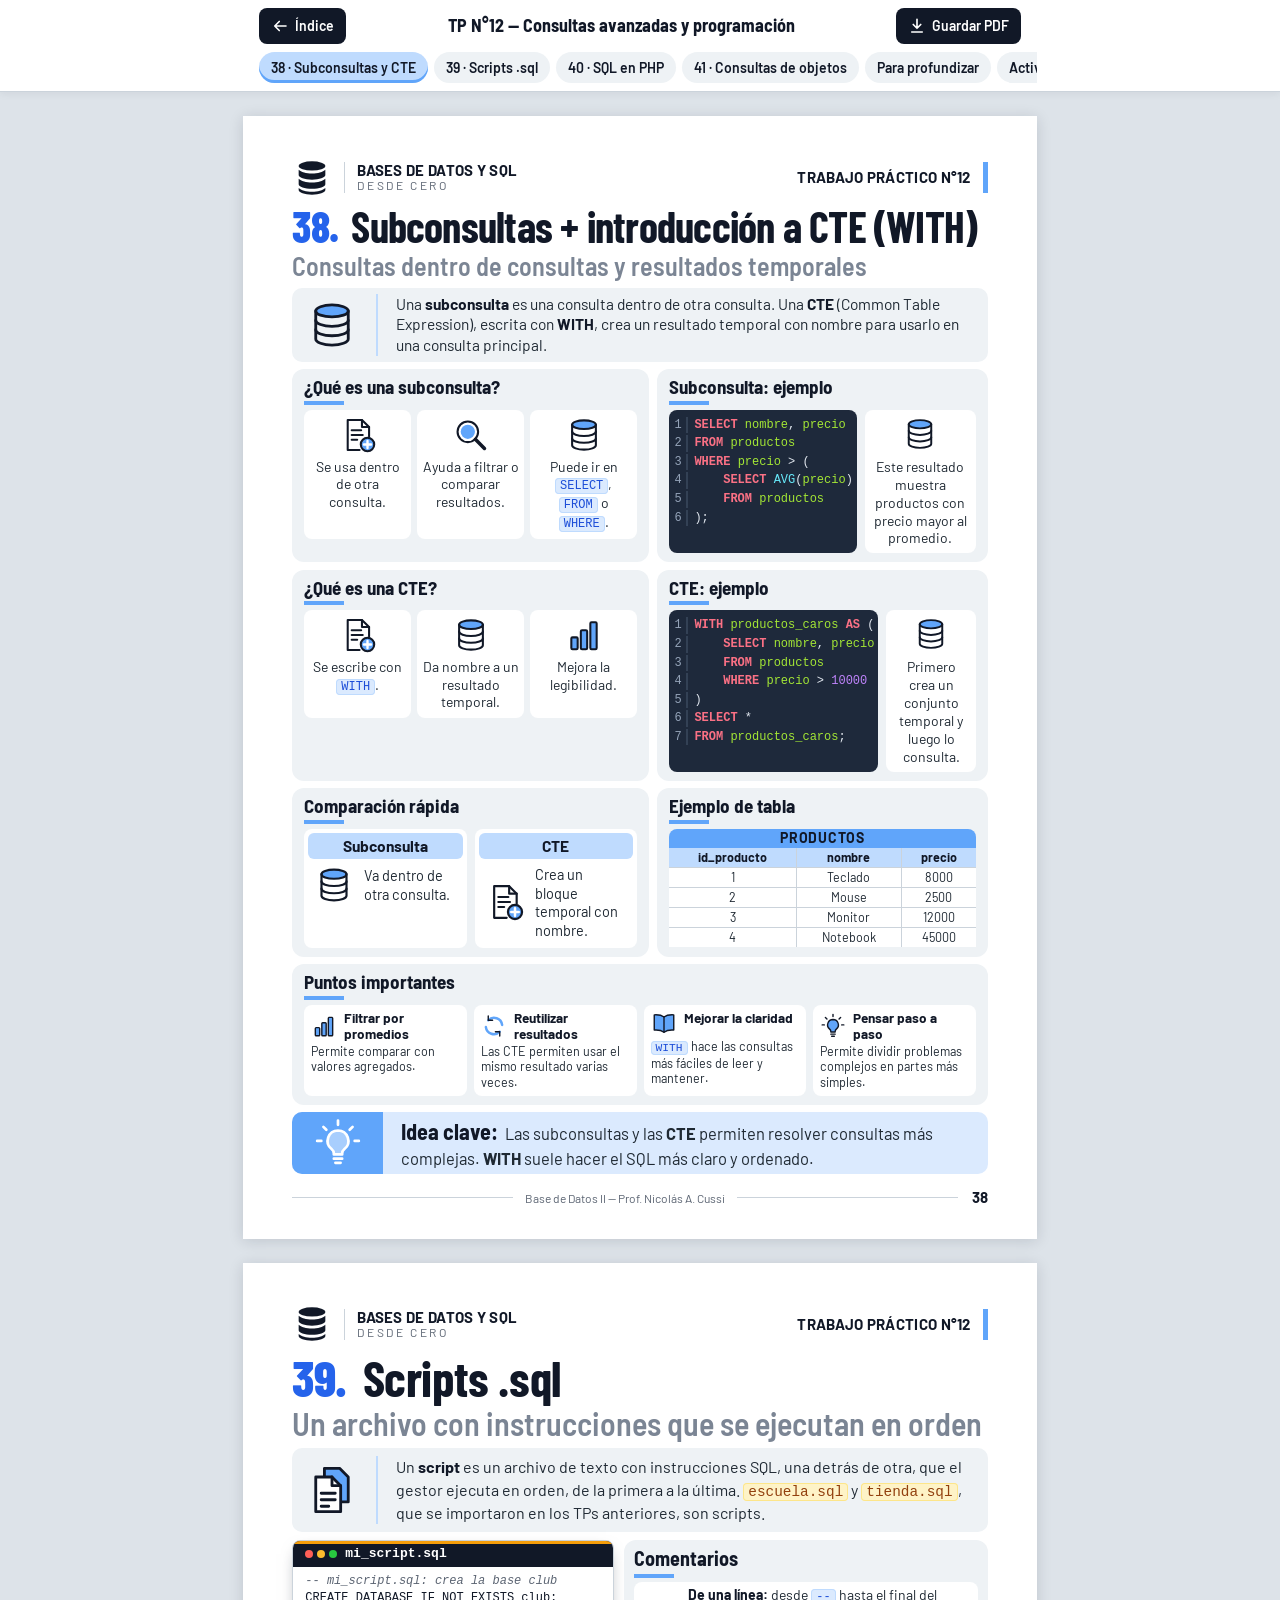
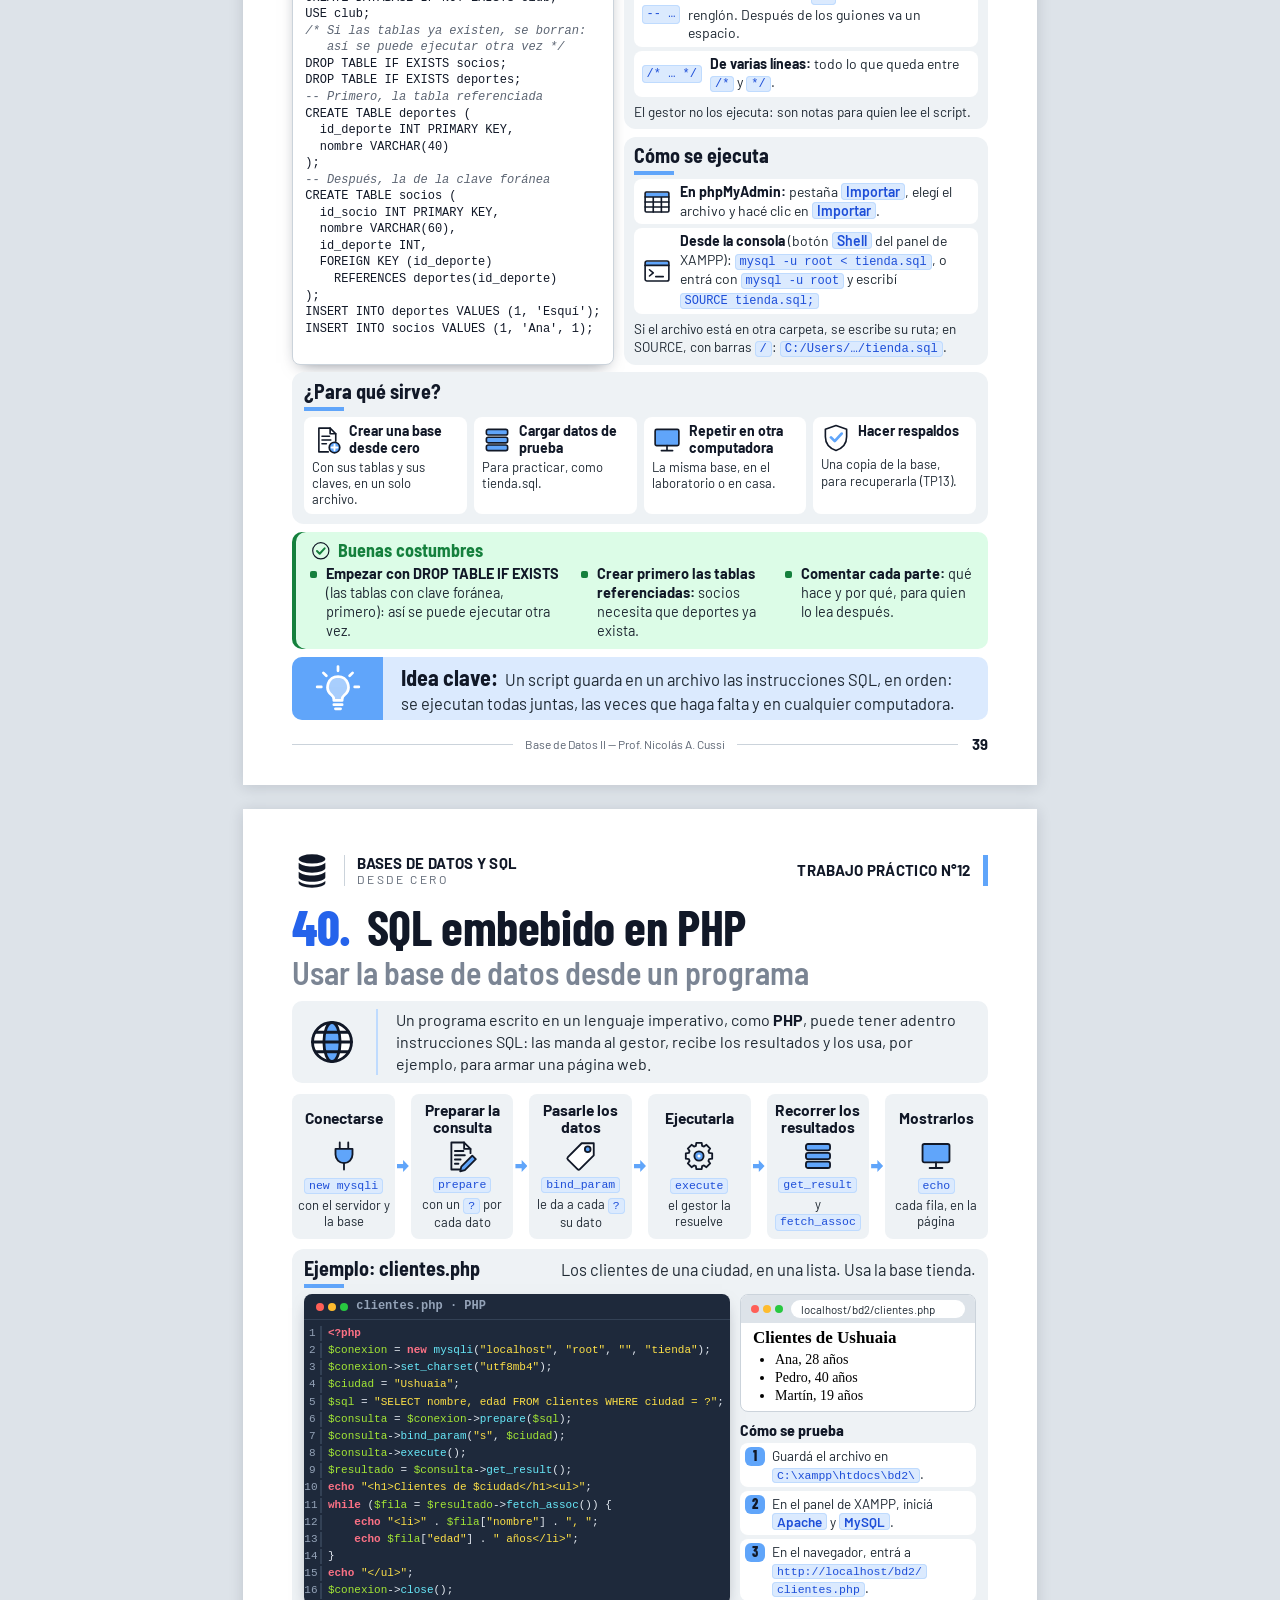
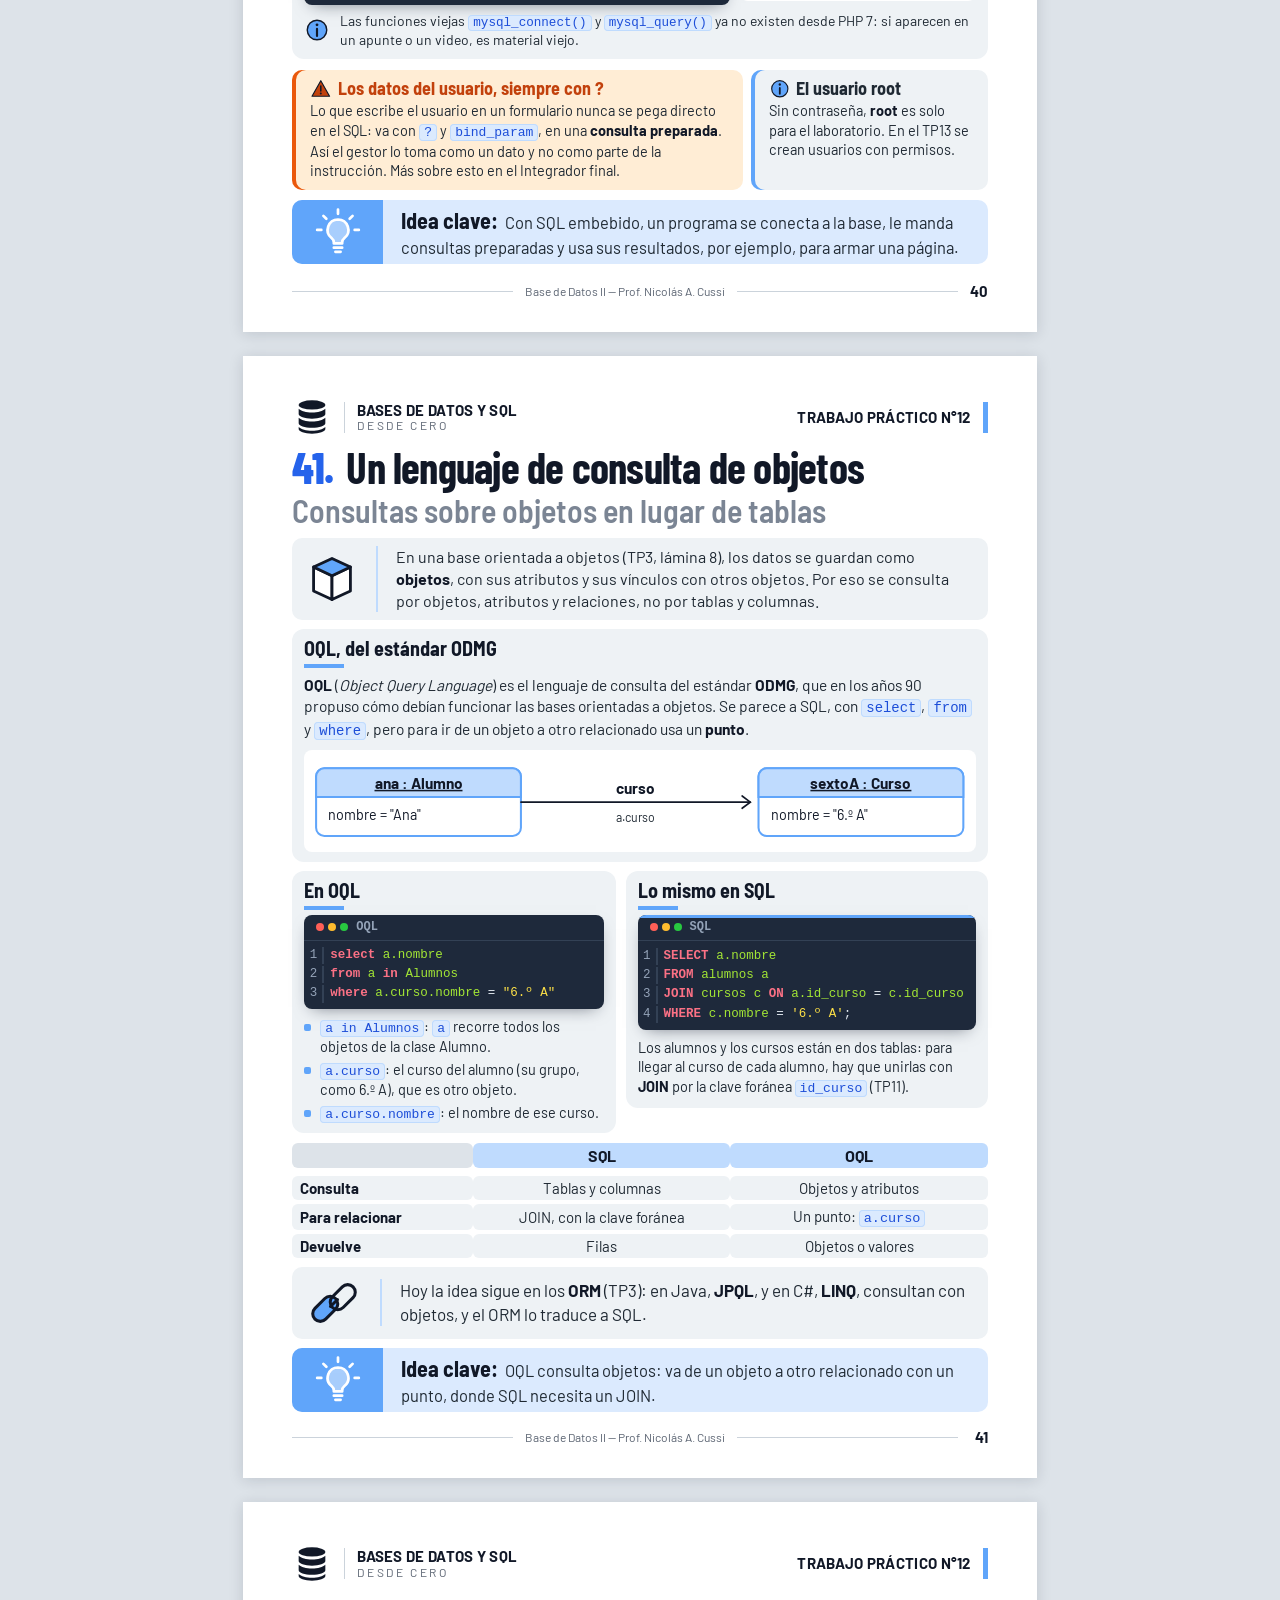
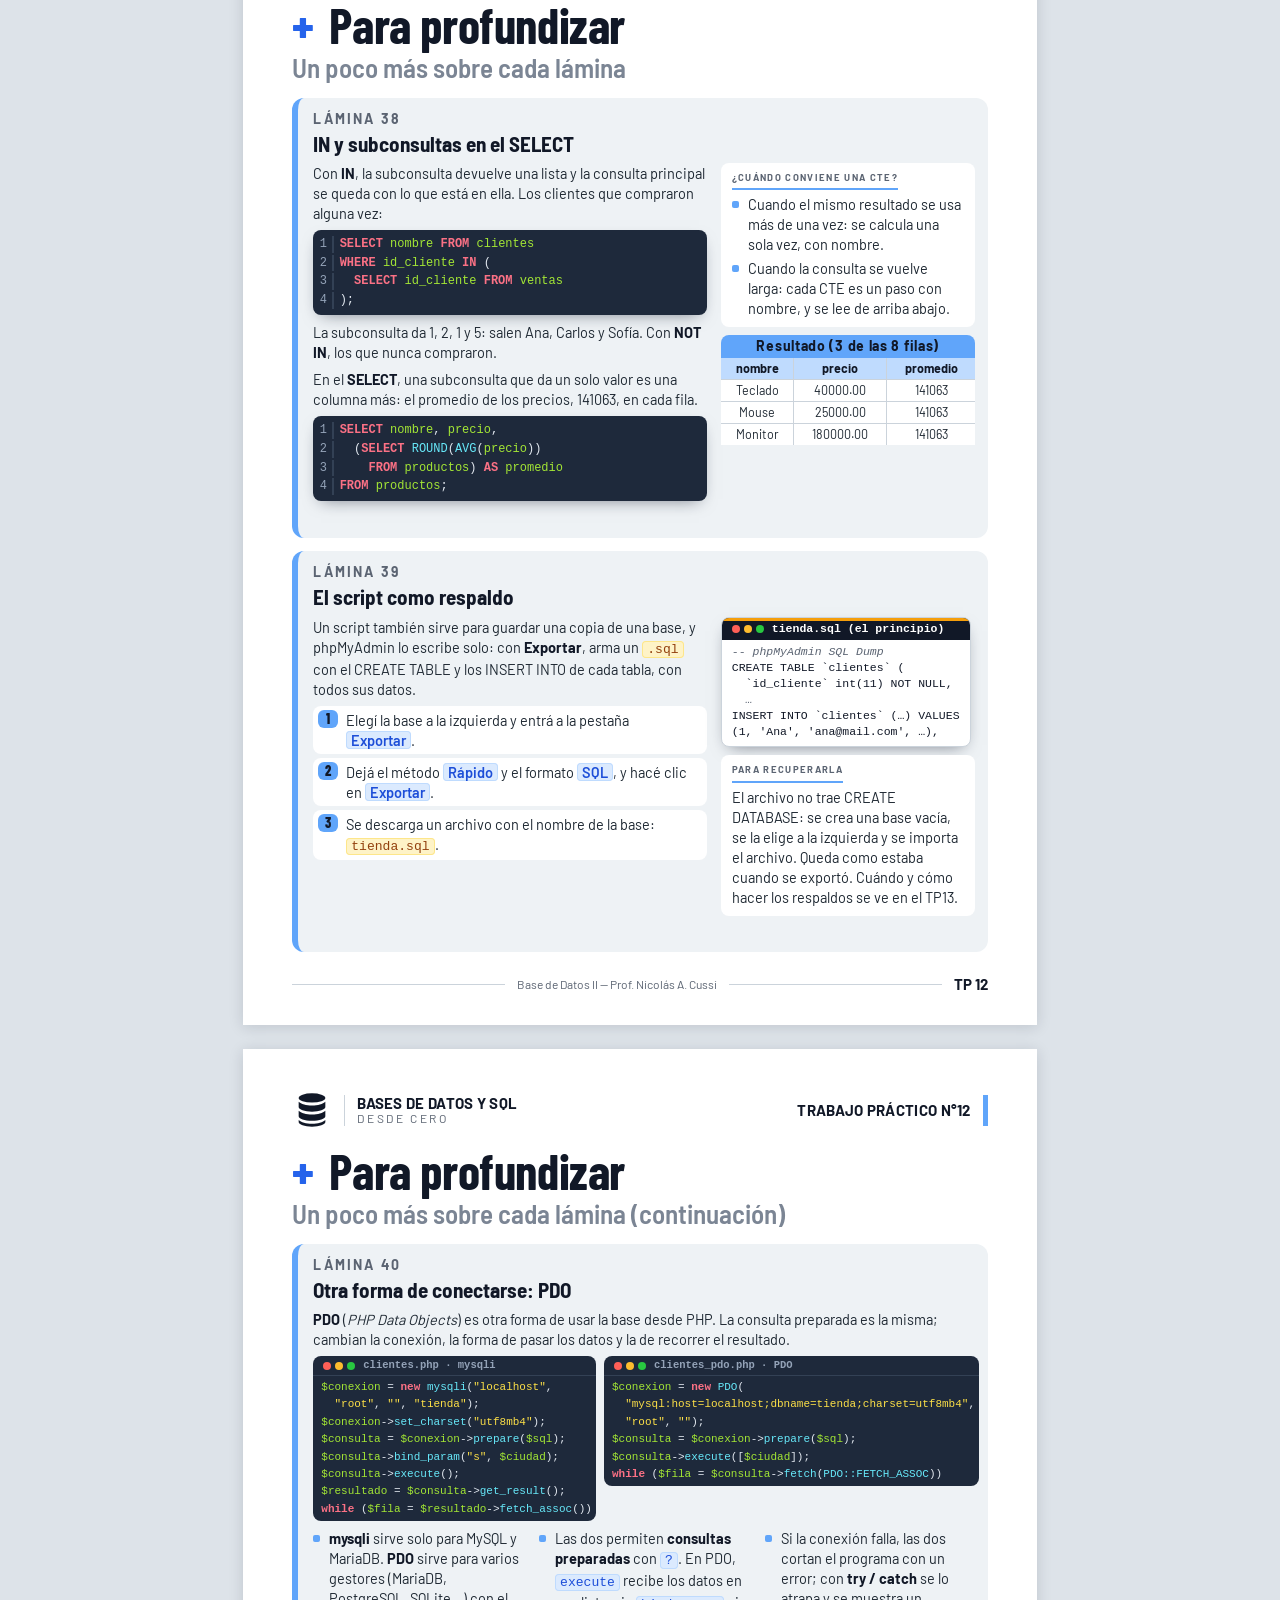
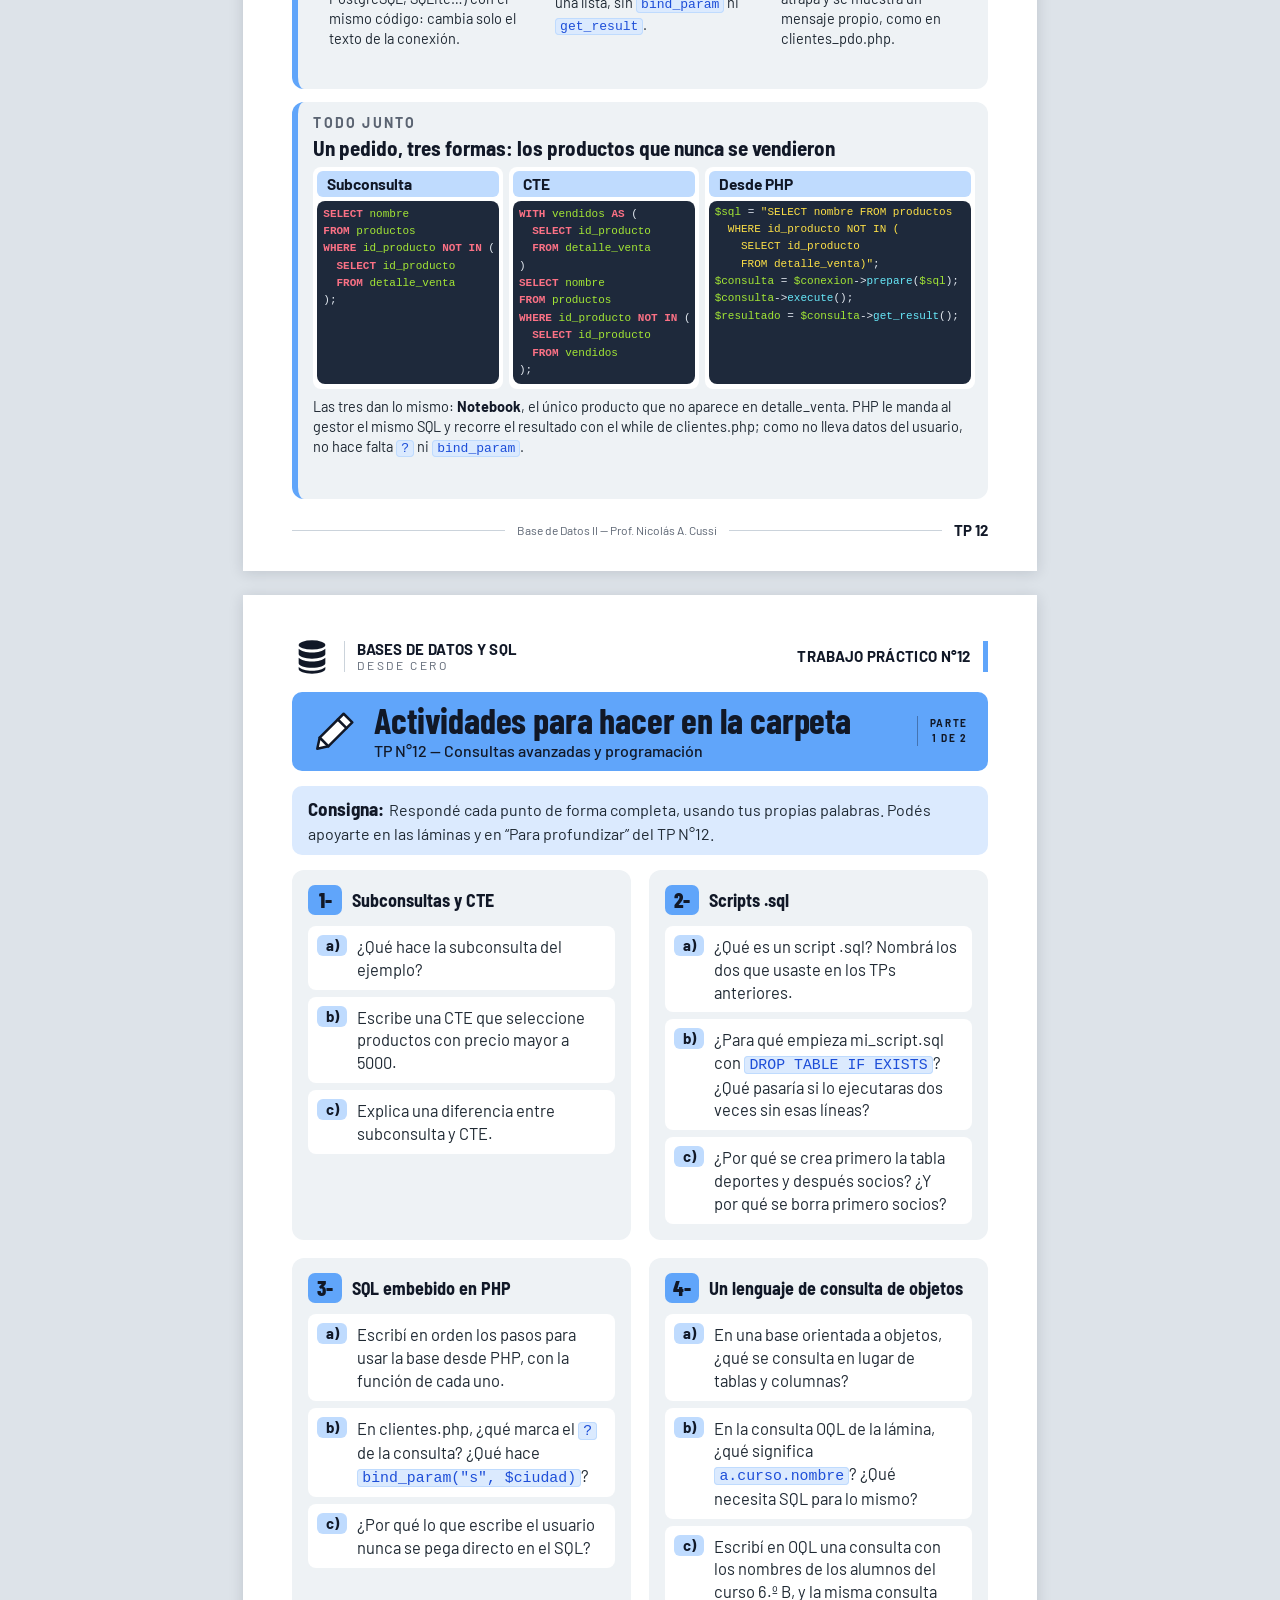
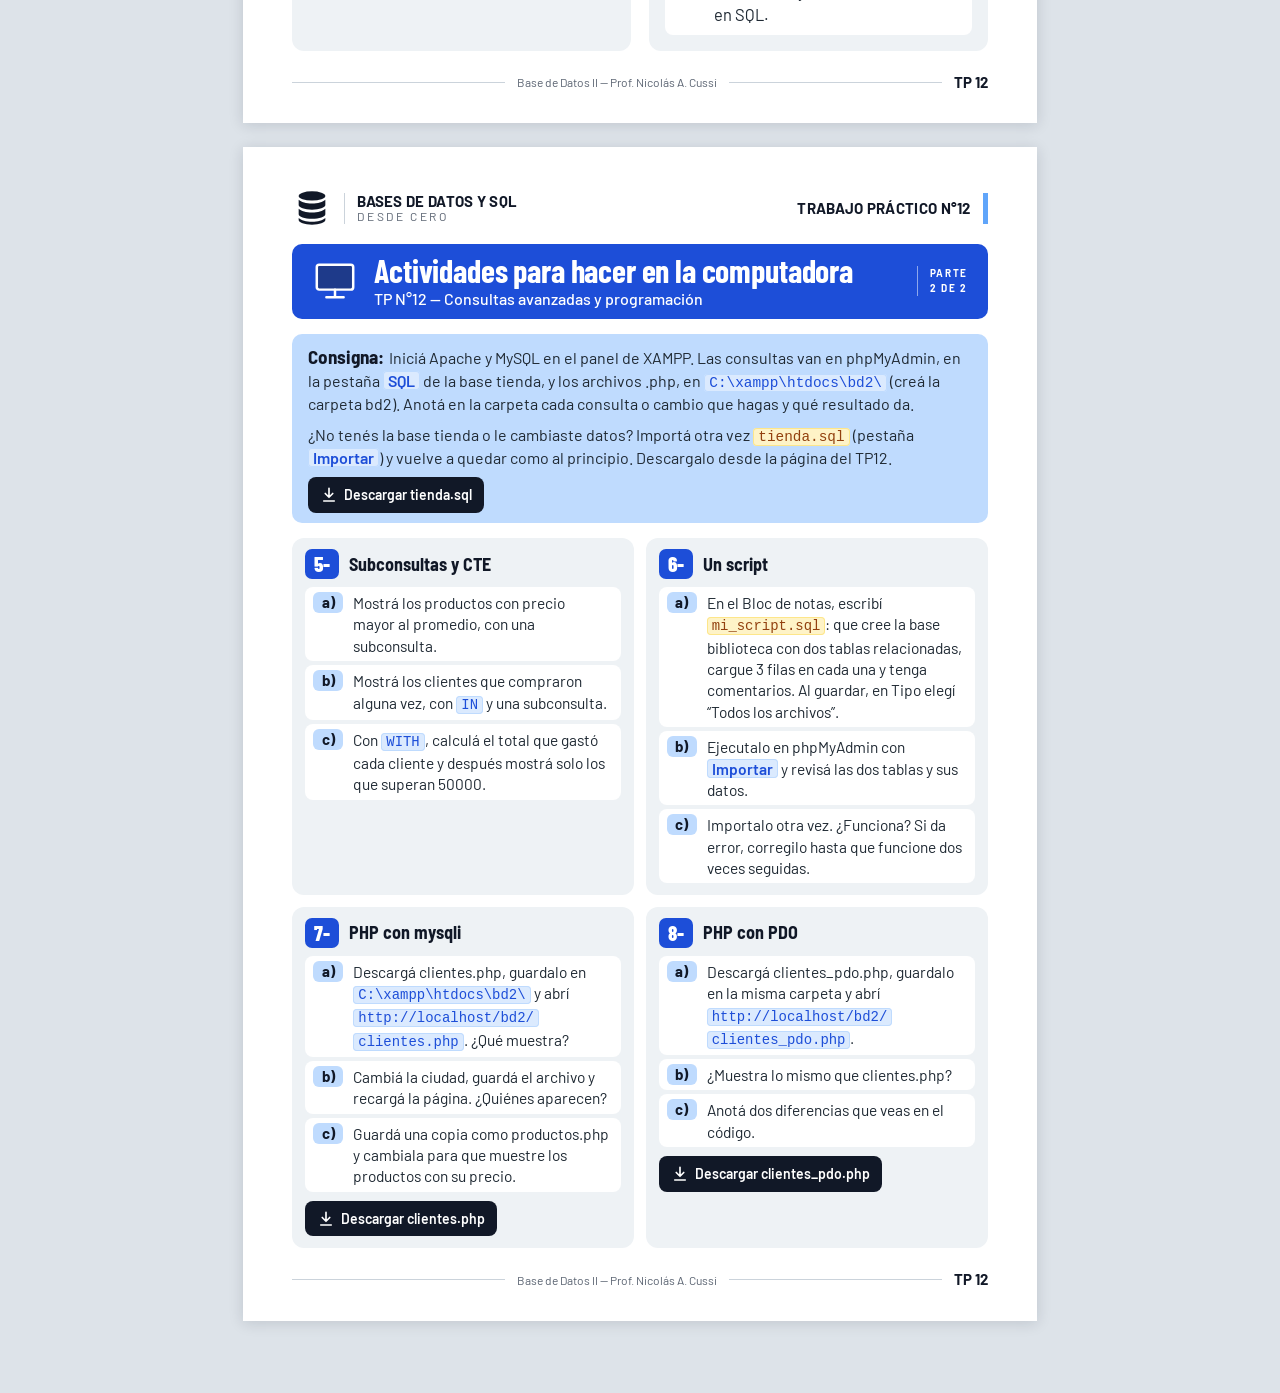
<file: unidades/tp12.html>
<!DOCTYPE html>
<html lang="es-AR">
<head>
  <meta charset="utf-8">
  <meta name="viewport" content="width=device-width, initial-scale=1">
  <title>TP N°12 — Consultas avanzadas y programación · Base de Datos II</title>
  <meta name="description" content="TP N°12 de Base de Datos II: subconsultas y CTE (WITH), scripts .sql, SQL embebido en PHP con mysqli y una introducción a OQL, un lenguaje de consulta de objetos. Prof. Nicolás A. Cussi.">
  <meta name="theme-color" content="#60A5FA">
  <!-- Vista previa del enlace (WhatsApp, Classroom, etc.) -->
  <meta property="og:type" content="website">
  <meta property="og:locale" content="es_AR">
  <meta property="og:site_name" content="Base de Datos II · Cuadernillo Digital">
  <meta property="og:title" content="TP N°12 — Consultas avanzadas y programación · Base de Datos II">
  <meta property="og:description" content="6.º año · Prof. Nicolás A. Cussi">
  <meta property="og:url" content="https://prof-nkocussi.github.io/App-Web-Base-de-Datos-2/unidades/tp12.html">
  <meta property="og:image" content="https://prof-nkocussi.github.io/App-Web-Base-de-Datos-2/assets/img/miniatura.png">
  <meta property="og:image:width" content="1200">
  <meta property="og:image:height" content="630">
  <meta property="og:image:alt" content="Base de Datos II, cuadernillo digital de 6.º año">
  <meta name="twitter:card" content="summary_large_image">
  <link rel="preload" href="../assets/fonts/barlow-latin-400-normal.woff2" as="font" type="font/woff2" crossorigin>
  <link rel="preload" href="../assets/fonts/barlow-semi-condensed-latin-700-normal.woff2" as="font" type="font/woff2" crossorigin>
  <link rel="stylesheet" href="../assets/css/estilos.css">
</head>
<body data-tp="12" class="modulo-3">

<!-- ====== Íconos (SVG simples, rehechos a partir del PDF) ====== -->
<svg width="0" height="0" style="position:absolute" aria-hidden="true" focusable="false">
  <defs>
    <symbol id="i-db-solido" viewBox="0 0 48 48">
      <g style="fill:currentColor;stroke:none">
        <ellipse cx="24" cy="9.5" rx="16" ry="5.5"/>
        <path d="M8 14c2.8 2.9 9.1 4.5 16 4.5S37.2 16.9 40 14v6.5c0 3-7.2 5.5-16 5.5S8 23.5 8 20.5z"/>
        <path d="M8 25c2.8 2.9 9.1 4.5 16 4.5S37.2 27.9 40 25v6.5c0 3-7.2 5.5-16 5.5S8 34.5 8 31.5z"/>
        <path d="M8 36c2.8 2.9 9.1 4.5 16 4.5S37.2 38.9 40 36v2.5c0 3-7.2 5.5-16 5.5S8 41.5 8 38.5z"/>
      </g>
    </symbol>
    <symbol id="i-db" viewBox="0 0 48 48">
      <ellipse cx="24" cy="11" rx="15" ry="5.5" style="fill:var(--ac)"/>
      <path d="M9 11v26c0 3 6.7 5.5 15 5.5S39 40 39 37V11"/>
      <path d="M9 19.7c0 3 6.7 5.5 15 5.5s15-2.5 15-5.5M9 28.4c0 3 6.7 5.5 15 5.5s15-2.5 15-5.5"/>
    </symbol>
    <!-- Una consulta dentro de otra / un bloque con nombre: documento con un + -->
    <symbol id="i-doc-mas" viewBox="0 0 48 48">
      <path d="M38 26V14l-9-9H11v38h15"/>
      <path d="M29 5v9h9"/>
      <path d="M16 18h12M16 24h14M16 30h7"/>
      <circle cx="36" cy="36" r="8.5" style="fill:var(--ac)"/>
      <path d="M36 31.5v9M31.5 36h9" style="stroke:#fff;stroke-width:3"/>
    </symbol>
    <symbol id="i-lupa" viewBox="0 0 48 48">
      <circle cx="20" cy="20" r="9" style="fill:var(--ac);stroke:none"/>
      <circle cx="20" cy="20" r="13"/>
      <path d="M29.5 29.5 41 41" style="stroke-width:4.5"/>
    </symbol>
    <symbol id="i-barras" viewBox="0 0 48 48">
      <rect x="8" y="27" width="8" height="15" rx="1.5" style="fill:var(--ac)"/>
      <rect x="20" y="18" width="8" height="24" rx="1.5" style="fill:var(--ac)"/>
      <rect x="32" y="8" width="8" height="34" rx="1.5" style="fill:var(--ac)"/>
    </symbol>
    <!-- Reutilizar resultados -->
    <symbol id="i-ciclo" viewBox="0 0 48 48">
      <path d="M39 22A15 15 0 0 0 13.4 13.4" style="stroke:var(--ac);stroke-width:4.6"/>
      <path d="M9 26a15 15 0 0 0 25.6 8.6" style="stroke:var(--ac);stroke-width:4.6"/>
      <path d="M13.4 5.4v8h8M34.6 42.6v-8h-8"/>
    </symbol>
    <symbol id="i-libro" viewBox="0 0 48 48">
      <path d="M24 13c-4.5-3.5-10.5-4.5-18-4v28c7.5-.5 13.5.5 18 4 4.5-3.5 10.5-4.5 18-4V9c-7.5-.5-13.5.5-18 4z" style="fill:var(--ac)"/>
      <path d="M24 13v28"/>
    </symbol>
    <!-- Script: dos archivos -->
    <symbol id="i-archivos" viewBox="0 0 48 48">
      <path d="M17 4h14l8 8v23H17z" style="fill:var(--ac)"/>
      <path d="M9 12h15l8 8v24H9z" style="fill:#fff"/>
      <path d="M24 12v8h8"/>
      <path d="M14 27h13M14 33h13M14 39h7"/>
    </symbol>
    <!-- phpMyAdmin: una grilla -->
    <symbol id="i-grilla" viewBox="0 0 48 48">
      <path d="M6.3 9.3h35.4V16H6.3z" style="fill:var(--ac);stroke:none"/>
      <rect x="5" y="8" width="38" height="32" rx="2"/>
      <path d="M5 16h38M5 24h38M5 32h38M18 16v24M31 16v24"/>
    </symbol>
    <!-- La consola (botón Shell de XAMPP) -->
    <symbol id="i-terminal" viewBox="0 0 48 48">
      <path d="M6.3 9.3h35.4V15H6.3z" style="fill:var(--ac);stroke:none"/>
      <rect x="5" y="8" width="38" height="32" rx="3"/>
      <path d="M5 15h38"/>
      <path d="M12 22l6 5-6 5M22 33h12"/>
    </symbol>
    <symbol id="i-filas" viewBox="0 0 48 48">
      <rect x="7" y="7" width="34" height="9" rx="3" style="fill:var(--ac)"/>
      <rect x="7" y="19.5" width="34" height="9" rx="3" style="fill:var(--ac)"/>
      <rect x="7" y="32" width="34" height="9" rx="3" style="fill:var(--ac)"/>
    </symbol>
    <symbol id="i-escudo" viewBox="0 0 48 48">
      <path d="M24 4 7 10v12c0 11 7 18.5 17 22 10-3.5 17-11 17-22V10z" style="fill:#fff"/>
      <path d="M16 23l6 6 11-12" style="stroke:var(--ac);stroke-width:4.5"/>
    </symbol>
    <symbol id="i-check-aro" viewBox="0 0 48 48">
      <circle cx="24" cy="24" r="18"/>
      <path d="M15.5 24.5l6 6 11-12" style="stroke:var(--ac);stroke-width:4.4"/>
    </symbol>
    <!-- Lámina 40: los pasos -->
    <symbol id="i-enchufe" viewBox="0 0 48 48">
      <path d="M18 5v9M30 5v9"/>
      <path d="M12 14h24v8a12 12 0 0 1-24 0z" style="fill:var(--ac)"/>
      <path d="M24 34v9"/>
    </symbol>
    <symbol id="i-doc-lapiz" viewBox="0 0 48 48">
      <path d="M27 43H9V5h18l9 9v6"/>
      <path d="M27 5v9h9"/>
      <path d="M14 17h12M14 23h14M14 29h8M14 35h5"/>
      <path d="M38.5 23.5l5 5L28 44l-6.5 1.5L23 39z" style="fill:var(--ac)"/>
    </symbol>
    <symbol id="i-etiqueta" viewBox="0 0 48 48">
      <path d="M25 6h17v17L22.5 42.5a2.5 2.5 0 0 1-3.5 0L5.5 29a2.5 2.5 0 0 1 0-3.5z" style="fill:#fff"/>
      <circle cx="33.5" cy="14.5" r="4" style="fill:var(--ac)"/>
    </symbol>
    <symbol id="i-engranaje" viewBox="0 0 48 48">
      <path d="M38.3 19.6 42.6 20.2 42.6 27.8 38.3 28.4 37.3 31 39.8 34.5 34.5 39.8 31 37.3 28.4 38.3 27.8 42.6 20.2 42.6 19.6 38.3 17 37.3 13.5 39.8 8.2 34.5 10.7 31 9.7 28.4 5.4 27.8 5.4 20.2 9.7 19.6 10.7 17 8.2 13.5 13.5 8.2 17 10.7 19.6 9.7 20.2 5.4 27.8 5.4 28.4 9.7 31 10.7 34.5 8.2 39.8 13.5 37.3 17Z"/>
      <circle cx="24" cy="24" r="6.5" style="fill:var(--ac)"/>
      <circle cx="24" cy="24" r="2.2" style="fill:#fff;stroke:none"/>
    </symbol>
    <symbol id="i-globo" viewBox="0 0 48 48">
      <circle cx="24" cy="24" r="18" style="fill:#fff"/>
      <ellipse cx="24" cy="24" rx="7.5" ry="18" style="fill:var(--ac)"/>
      <path d="M6 24h36M8.5 15h31M8.5 33h31"/>
    </symbol>
    <!-- Lámina 41: objetos -->
    <symbol id="i-objeto" viewBox="0 0 48 48">
      <path d="M7 13v22l17 8V21z" style="fill:#fff"/>
      <path d="M41 13v22l-17 8V21z" style="fill:#fff"/>
      <path d="M24 5 41 13 24 21 7 13z" style="fill:var(--ac)"/>
    </symbol>
    <symbol id="i-cadena" viewBox="0 0 48 48">
      <rect x="4" y="22.5" width="25" height="13" rx="6.5" transform="rotate(-45 16.5 29)" style="fill:var(--ac)"/>
      <rect x="19" y="12.5" width="25" height="13" rx="6.5" transform="rotate(-45 31.5 19)"/>
      <path d="M21 27l6-6"/>
    </symbol>
    <symbol id="i-alerta" viewBox="0 0 48 48">
      <path d="M24 6 43.5 40.5h-39z" style="fill:var(--ac)"/>
      <path d="M24 18v11" style="stroke-width:3.4"/>
      <circle cx="24" cy="34.6" r="2.3" style="fill:currentColor;stroke:none"/>
    </symbol>
    <symbol id="i-info" viewBox="0 0 48 48">
      <circle cx="24" cy="24" r="18" style="fill:var(--ac)"/>
      <path d="M24 22v13" style="stroke-width:4"/>
      <circle cx="24" cy="14.5" r="2.6" style="fill:currentColor;stroke:none"/>
    </symbol>
    <symbol id="i-lapiz" viewBox="0 0 48 48">
      <path d="M33 6l9 9-25 25-9-9z" style="fill:var(--ac)"/>
      <path d="M8 31 5.5 42.5 17 40z" style="fill:#fff"/>
      <path d="M27 12l9 9"/>
    </symbol>
    <symbol id="i-compu" viewBox="0 0 48 48">
      <rect x="5" y="7" width="38" height="26" rx="2.5" style="fill:var(--ac)"/>
      <path d="M24 33v7M15 41h18"/>
    </symbol>
    <symbol id="i-foco" viewBox="0 0 48 48">
      <path d="M24 2.5v4M10 8.5l2.8 2.8M38 8.5l-2.8 2.8M4 22h4M40 22h4"/>
      <path d="M24 12a10 10 0 0 0-6.2 17.8c1.4 1.2 2.2 2.6 2.2 4.2v1h8v-1c0-1.6.8-3 2.2-4.2A10 10 0 0 0 24 12z" style="fill:var(--ac)"/>
      <path d="M20 39h8M21.5 43h5"/>
    </symbol>
    <symbol id="i-descarga" viewBox="0 0 24 24">
      <path d="M12 3v12M7 10l5 5 5-5M5 20h14"/>
    </symbol>
    <symbol id="i-atras" viewBox="0 0 24 24">
      <path d="M20 12H5M11 6l-6 6 6 6"/>
    </symbol>
  </defs>
</svg>

<a class="saltar" href="#contenido">Saltar al contenido</a>

<header class="barra">
  <div class="barra__fila">
    <a class="boton barra__volver" href="../indice.html"><svg aria-hidden="true" focusable="false"><use href="#i-atras"/></svg><span>Índice</span></a>
    <span class="barra__titulo">TP N°12 — Consultas avanzadas y programación</span>
    <button class="boton" type="button" data-imprimir aria-label="Guardar en PDF">
      <svg aria-hidden="true" focusable="false"><use href="#i-descarga"/></svg><span><span class="boton__largo">Guardar </span>PDF</span>
    </button>
  </div>
  <nav class="partes" aria-label="Partes del TP N°12">
    <a href="#pag-38">38 · Subconsultas y CTE</a>
    <a href="#pag-39">39 · Scripts .sql</a>
    <a href="#pag-40">40 · SQL en PHP</a>
    <a href="#pag-41">41 · Consultas de objetos</a>
    <a href="#profundizar">Para profundizar</a>
    <a href="#actividades">Actividades</a>
  </nav>
</header>

<main id="contenido" class="laminas">
  <h1 class="sr-only">TP N°12 — Consultas avanzadas y programación</h1>

  <!-- =================== LÁMINA 38 (PDF pág. 38) =================== -->
  <article class="lamina lamina--densa lamina--compacta lamina--apretada lamina--llena" id="pag-38" aria-labelledby="t38">
    <div class="cab" aria-hidden="true">
      <svg class="cab__logo"><use href="#i-db-solido"/></svg>
      <div class="cab__marca"><b>BASES DE DATOS Y SQL</b><span>DESDE CERO</span></div>
      <div class="cab__lema">TRABAJO PRÁCTICO <span class="cab__lema-n">N°12</span></div>
      <span class="cab__raya"></span>
    </div>

    <div class="tit">
      <h2 class="tit__h tit__h--largo" id="t38"><span class="tit__num">38.</span> Subconsultas + introducción a CTE (WITH)</h2>
      <p class="tit__sub tit__sub--largo">Consultas dentro de consultas y resultados temporales</p>
    </div>

    <div class="intro intro--larga">
      <svg class="ico ico--xl" aria-hidden="true" focusable="false"><use href="#i-db"/></svg>
      <p>Una <strong>subconsulta</strong> es una consulta dentro de otra consulta. Una <strong>CTE</strong> (Common Table Expression), escrita con <strong>WITH</strong>, crea un resultado temporal con nombre para usarlo en una consulta principal.</p>
    </div>

    <div class="lado-a-lado lado-a-lado--sub">
      <section class="panel" aria-labelledby="q38">
        <div class="panel__cab"><h3 class="subtitulo" id="q38">¿Qué es una subconsulta?</h3></div>
        <ul class="ambitos sub-tarjetas">
          <li class="tarjeta"><svg class="ico ico--l" aria-hidden="true" focusable="false"><use href="#i-doc-mas"/></svg><p>Se usa dentro de otra consulta.</p></li>
          <li class="tarjeta"><svg class="ico ico--l" aria-hidden="true" focusable="false"><use href="#i-lupa"/></svg><p>Ayuda a filtrar o comparar resultados.</p></li>
          <li class="tarjeta"><svg class="ico ico--l" aria-hidden="true" focusable="false"><use href="#i-db"/></svg><p>Puede ir en <code class="cod-sql">SELECT</code>, <code class="cod-sql">FROM</code> o <code class="cod-sql">WHERE</code>.</p></li>
        </ul>
      </section>

      <section class="panel" aria-labelledby="s38">
        <div class="panel__cab"><h3 class="subtitulo" id="s38">Subconsulta: ejemplo</h3></div>
        <div class="ej-nota">
          <div class="ventana-cod ventana-cod--sql">
            <ol class="pseudo pseudo--sql" aria-label="Código SQL con una subconsulta: el nombre y el precio de los productos cuyo precio es mayor que el promedio de los precios de productos">
              <li><span class="pseudo__c"><b>SELECT</b> <span class="t-atr">nombre</span>, <span class="t-atr">precio</span></span></li>
              <li><span class="pseudo__c"><b>FROM</b> <span class="t-atr">productos</span></span></li>
              <li><span class="pseudo__c"><b>WHERE</b> <span class="t-atr">precio</span> &gt; (</span></li>
              <li class="i2"><span class="pseudo__c"><b>SELECT</b> <span class="t-fun">AVG</span>(<span class="t-atr">precio</span>)</span></li>
              <li class="i2"><span class="pseudo__c"><b>FROM</b> <span class="t-atr">productos</span></span></li>
              <li><span class="pseudo__c">);</span></li>
            </ol>
          </div>
          <div class="ej-nota__txt">
            <svg class="ico ico--l" aria-hidden="true" focusable="false"><use href="#i-db"/></svg>
            <p>Este resultado muestra productos con precio mayor al promedio.</p>
          </div>
        </div>
      </section>
    </div>

    <div class="lado-a-lado lado-a-lado--sub">
      <section class="panel" aria-labelledby="c38">
        <div class="panel__cab"><h3 class="subtitulo" id="c38">¿Qué es una CTE?</h3></div>
        <ul class="ambitos sub-tarjetas">
          <li class="tarjeta"><svg class="ico ico--l" aria-hidden="true" focusable="false"><use href="#i-doc-mas"/></svg><p>Se escribe con <code class="cod-sql">WITH</code>.</p></li>
          <li class="tarjeta"><svg class="ico ico--l" aria-hidden="true" focusable="false"><use href="#i-db"/></svg><p>Da nombre a un resultado temporal.</p></li>
          <li class="tarjeta"><svg class="ico ico--l" aria-hidden="true" focusable="false"><use href="#i-barras"/></svg><p>Mejora la legibilidad.</p></li>
        </ul>
      </section>

      <section class="panel" aria-labelledby="e38">
        <div class="panel__cab"><h3 class="subtitulo" id="e38">CTE: ejemplo</h3></div>
        <div class="ej-nota">
          <div class="ventana-cod ventana-cod--sql">
            <ol class="pseudo pseudo--sql" aria-label="Código SQL con una CTE: WITH crea el resultado temporal productos_caros, con el nombre y el precio de los productos de más de 10000, y después la consulta principal selecciona todo de productos_caros">
              <li><span class="pseudo__c"><b>WITH</b> <span class="t-atr">productos_caros</span> <b>AS</b> (</span></li>
              <li class="i2"><span class="pseudo__c"><b>SELECT</b> <span class="t-atr">nombre</span>, <span class="t-atr">precio</span></span></li>
              <li class="i2"><span class="pseudo__c"><b>FROM</b> <span class="t-atr">productos</span></span></li>
              <li class="i2"><span class="pseudo__c"><b>WHERE</b> <span class="t-atr">precio</span> &gt; <span class="t-num">10000</span></span></li>
              <li><span class="pseudo__c">)</span></li>
              <li><span class="pseudo__c"><b>SELECT</b> *</span></li>
              <li><span class="pseudo__c"><b>FROM</b> <span class="t-atr">productos_caros</span>;</span></li>
            </ol>
          </div>
          <div class="ej-nota__txt">
            <svg class="ico ico--l" aria-hidden="true" focusable="false"><use href="#i-db"/></svg>
            <p>Primero crea un conjunto temporal y luego lo consulta.</p>
          </div>
        </div>
      </section>
    </div>

    <div class="lado-a-lado lado-a-lado--sub">
      <section class="panel" aria-labelledby="r38">
        <div class="panel__cab"><h3 class="subtitulo" id="r38">Comparación rápida</h3></div>
        <ul class="comparar-rapida">
          <li>
            <h4>Subconsulta</h4>
            <div><svg class="ico ico--l" aria-hidden="true" focusable="false"><use href="#i-db"/></svg><p>Va dentro de otra consulta.</p></div>
          </li>
          <li>
            <h4>CTE</h4>
            <div><svg class="ico ico--l" aria-hidden="true" focusable="false"><use href="#i-doc-mas"/></svg><p>Crea un bloque temporal con nombre.</p></div>
          </li>
        </ul>
      </section>

      <section class="panel" aria-labelledby="t38b">
        <div class="panel__cab"><h3 class="subtitulo" id="t38b">Ejemplo de tabla</h3></div>
        <table class="tabla-ej">
          <caption>PRODUCTOS</caption>
          <thead>
            <tr><th scope="col">id_producto</th><th scope="col">nombre</th><th scope="col">precio</th></tr>
          </thead>
          <tbody>
            <tr><td>1</td><td>Teclado</td><td>8000</td></tr>
            <tr><td>2</td><td>Mouse</td><td>2500</td></tr>
            <tr><td>3</td><td>Monitor</td><td>12000</td></tr>
            <tr><td>4</td><td>Notebook</td><td>45000</td></tr>
          </tbody>
        </table>
      </section>
    </div>

    <section class="panel" aria-labelledby="i38">
      <div class="panel__cab"><h3 class="subtitulo" id="i38">Puntos importantes</h3></div>
      <ul class="ambitos ambitos--4 ambitos--fila puntos-insert puntos--4">
        <li class="tarjeta"><svg class="ico" aria-hidden="true" focusable="false"><use href="#i-barras"/></svg><h4 class="tarjeta__cab">Filtrar por promedios</h4><p>Permite comparar con valores agregados.</p></li>
        <li class="tarjeta"><svg class="ico" aria-hidden="true" focusable="false"><use href="#i-ciclo"/></svg><h4 class="tarjeta__cab">Reutilizar resultados</h4><p>Las CTE permiten usar el mismo resultado varias veces.</p></li>
        <li class="tarjeta"><svg class="ico" aria-hidden="true" focusable="false"><use href="#i-libro"/></svg><h4 class="tarjeta__cab">Mejorar la claridad</h4><p><code class="cod-sql">WITH</code> hace las consultas más fáciles de leer y mantener.</p></li>
        <li class="tarjeta"><svg class="ico" aria-hidden="true" focusable="false"><use href="#i-foco"/></svg><h4 class="tarjeta__cab">Pensar paso a paso</h4><p>Permite dividir problemas complejos en partes más simples.</p></li>
      </ul>
    </section>

    <aside class="idea" aria-label="Idea clave">
      <span class="idea__ico"><svg class="ico" aria-hidden="true" focusable="false"><use href="#i-foco"/></svg></span>
      <p><strong>Idea clave:</strong> Las subconsultas y las <b>CTE</b> permiten resolver consultas más complejas. <b>WITH</b> suele hacer el SQL más claro y ordenado.</p>
    </aside>

    <footer class="pie">
      <span class="pie__linea"></span>
      <span>Base de Datos II — Prof. Nicolás A. Cussi</span>
      <span class="pie__linea"></span>
      <span class="pie__num" aria-label="Página 38">38</span>
    </footer>
  </article>

  <!-- =================== LÁMINA 39 (contenido nuevo, no está en el PDF) =================== -->
  <article class="lamina lamina--densa lamina--compacta lamina--apretada" id="pag-39" aria-labelledby="t39" data-origen="nuevo">
    <div class="cab" aria-hidden="true">
      <svg class="cab__logo"><use href="#i-db-solido"/></svg>
      <div class="cab__marca"><b>BASES DE DATOS Y SQL</b><span>DESDE CERO</span></div>
      <div class="cab__lema">TRABAJO PRÁCTICO <span class="cab__lema-n">N°12</span></div>
      <span class="cab__raya"></span>
    </div>

    <div class="tit">
      <h2 class="tit__h" id="t39"><span class="tit__num">39.</span> Scripts .sql</h2>
      <p class="tit__sub">Un archivo con instrucciones que se ejecutan en orden</p>
    </div>

    <div class="intro intro--larga">
      <svg class="ico ico--xl" aria-hidden="true" focusable="false"><use href="#i-archivos"/></svg>
      <p>Un <strong>script</strong> es un archivo de texto con instrucciones SQL, una detrás de otra, que el gestor ejecuta en orden, de la primera a la última. <code class="cod-archivo">escuela.sql</code> y <code class="cod-archivo">tienda.sql</code>, que se importaron en los TPs anteriores, son scripts.</p>
    </div>

    <div class="lado-a-lado lado-a-lado--script">
      <figure class="archivo archivo--script">
        <figcaption class="archivo__nombre">mi_script.sql</figcaption>
<pre class="archivo__txt"><span class="archivo__com">-- mi_script.sql: crea la base club</span>
CREATE DATABASE IF NOT EXISTS club;
USE club;
<span class="archivo__com">/* Si las tablas ya existen, se borran:
   así se puede ejecutar otra vez */</span>
DROP TABLE IF EXISTS socios;
DROP TABLE IF EXISTS deportes;
<span class="archivo__com">-- Primero, la tabla referenciada</span>
CREATE TABLE deportes (
  id_deporte INT PRIMARY KEY,
  nombre VARCHAR(40)
);
<span class="archivo__com">-- Después, la de la clave foránea</span>
CREATE TABLE socios (
  id_socio INT PRIMARY KEY,
  nombre VARCHAR(60),
  id_deporte INT,
  FOREIGN KEY (id_deporte)
    REFERENCES deportes(id_deporte)
);
INSERT INTO deportes VALUES (1, 'Esquí');
INSERT INTO socios VALUES (1, 'Ana', 1);</pre>
      </figure>

      <div class="pila">
        <section class="panel" aria-labelledby="c39">
          <div class="panel__cab"><h3 class="subtitulo" id="c39">Comentarios</h3></div>
          <ul class="modos">
            <li><code class="cod-sql">-- …</code><p><strong>De una línea:</strong> desde <code class="cod-sql">--</code> hasta el final del renglón. Después de los guiones va un espacio.</p></li>
            <li><code class="cod-sql">/* … */</code><p><strong>De varias líneas:</strong> todo lo que queda entre <code class="cod-sql">/*</code> y <code class="cod-sql">*/</code>.</p></li>
          </ul>
          <p class="texto">El gestor no los ejecuta: son notas para quien lee el script.</p>
        </section>

        <section class="panel" aria-labelledby="x39">
          <div class="panel__cab"><h3 class="subtitulo" id="x39">Cómo se ejecuta</h3></div>
          <ul class="modos modos--ico">
            <li><svg class="ico" aria-hidden="true" focusable="false"><use href="#i-grilla"/></svg><p><strong>En phpMyAdmin:</strong> pestaña <span class="ui">Importar</span>, elegí el archivo y hacé clic en <span class="ui">Importar</span>.</p></li>
            <li><svg class="ico" aria-hidden="true" focusable="false"><use href="#i-terminal"/></svg><p><strong>Desde la consola</strong> (botón <span class="ui">Shell</span> del panel de XAMPP): <code>mysql -u root &lt; tienda.sql</code>, o entrá con <code>mysql -u root</code> y escribí <code>SOURCE tienda.sql;</code></p></li>
          </ul>
          <p class="texto">Si el archivo está en otra carpeta, se escribe su ruta; en SOURCE, con barras <code>/</code>: <code class="cod-ruta">C:/Users/…/tienda.sql</code>.</p>
        </section>
      </div>
    </div>

    <section class="panel" aria-labelledby="u39">
      <div class="panel__cab"><h3 class="subtitulo" id="u39">¿Para qué sirve?</h3></div>
      <ul class="ambitos ambitos--4 ambitos--fila puntos-insert puntos--4">
        <li class="tarjeta"><svg class="ico" aria-hidden="true" focusable="false"><use href="#i-doc-mas"/></svg><h4 class="tarjeta__cab">Crear una base desde cero</h4><p>Con sus tablas y sus claves, en un solo archivo.</p></li>
        <li class="tarjeta"><svg class="ico" aria-hidden="true" focusable="false"><use href="#i-filas"/></svg><h4 class="tarjeta__cab">Cargar datos de prueba</h4><p>Para practicar, como tienda.sql.</p></li>
        <li class="tarjeta"><svg class="ico" aria-hidden="true" focusable="false"><use href="#i-compu"/></svg><h4 class="tarjeta__cab">Repetir en otra computadora</h4><p>La misma base, en el laboratorio o en casa.</p></li>
        <li class="tarjeta"><svg class="ico" aria-hidden="true" focusable="false"><use href="#i-escudo"/></svg><h4 class="tarjeta__cab">Hacer respaldos</h4><p>Una copia de la base, para recuperarla (TP13).</p></li>
      </ul>
    </section>

    <div class="nota nota--consejo">
      <h3><svg class="ico tit-ico" aria-hidden="true" focusable="false"><use href="#i-check-aro"/></svg>Buenas costumbres</h3>
      <ul class="pf__lista pf__lista--3">
        <li><strong>Empezar con DROP TABLE IF EXISTS</strong> (las tablas con clave foránea, primero): así se puede ejecutar otra vez.</li>
        <li><strong>Crear primero las tablas referenciadas:</strong> socios necesita que deportes ya exista.</li>
        <li><strong>Comentar cada parte:</strong> qué hace y por qué, para quien lo lea después.</li>
      </ul>
    </div>

    <aside class="idea" aria-label="Idea clave">
      <span class="idea__ico"><svg class="ico" aria-hidden="true" focusable="false"><use href="#i-foco"/></svg></span>
      <p><strong>Idea clave:</strong> Un script guarda en un archivo las instrucciones SQL, en orden: se ejecutan todas juntas, las veces que haga falta y en cualquier computadora.</p>
    </aside>

    <footer class="pie">
      <span class="pie__linea"></span>
      <span>Base de Datos II — Prof. Nicolás A. Cussi</span>
      <span class="pie__linea"></span>
      <span class="pie__num" aria-label="Página 39">39</span>
    </footer>
  </article>

  <!-- =================== LÁMINA 40 (contenido nuevo, no está en el PDF) =================== -->
  <article class="lamina lamina--densa lamina--compacta lamina--apretada" id="pag-40" aria-labelledby="t40" data-origen="nuevo">
    <div class="cab" aria-hidden="true">
      <svg class="cab__logo"><use href="#i-db-solido"/></svg>
      <div class="cab__marca"><b>BASES DE DATOS Y SQL</b><span>DESDE CERO</span></div>
      <div class="cab__lema">TRABAJO PRÁCTICO <span class="cab__lema-n">N°12</span></div>
      <span class="cab__raya"></span>
    </div>

    <div class="tit">
      <h2 class="tit__h" id="t40"><span class="tit__num">40.</span> SQL embebido en PHP</h2>
      <p class="tit__sub">Usar la base de datos desde un programa</p>
    </div>

    <div class="intro intro--larga">
      <svg class="ico ico--xl" aria-hidden="true" focusable="false"><use href="#i-globo"/></svg>
      <p>Un programa escrito en un lenguaje imperativo, como <strong>PHP</strong>, puede tener adentro instrucciones SQL: las manda al gestor, recibe los resultados y los usa, por ejemplo, para armar una página web.</p>
    </div>

    <ol class="secuencia secuencia--linea pasos-php" aria-label="Los pasos para usar la base desde PHP">
      <li class="paso"><h3>Conectarse</h3><svg class="ico" aria-hidden="true" focusable="false"><use href="#i-enchufe"/></svg><p><code>new mysqli</code> con el servidor y la base</p></li>
      <li class="paso"><h3>Preparar la consulta</h3><svg class="ico" aria-hidden="true" focusable="false"><use href="#i-doc-lapiz"/></svg><p><code>prepare</code> con un <code>?</code> por cada dato</p></li>
      <li class="paso"><h3>Pasarle los datos</h3><svg class="ico" aria-hidden="true" focusable="false"><use href="#i-etiqueta"/></svg><p><code>bind_param</code> le da a cada <code>?</code> su dato</p></li>
      <li class="paso"><h3>Ejecutarla</h3><svg class="ico" aria-hidden="true" focusable="false"><use href="#i-engranaje"/></svg><p><code>execute</code> el gestor la resuelve</p></li>
      <li class="paso"><h3>Recorrer los resultados</h3><svg class="ico" aria-hidden="true" focusable="false"><use href="#i-filas"/></svg><p><code>get_result</code> y <code>fetch_assoc</code></p></li>
      <li class="paso"><h3>Mostrarlos</h3><svg class="ico" aria-hidden="true" focusable="false"><use href="#i-compu"/></svg><p><code>echo</code> cada fila, en la página</p></li>
    </ol>

    <section class="panel" aria-labelledby="e40">
      <div class="panel__cab panel__cab--texto"><h3 class="subtitulo" id="e40">Ejemplo: clientes.php</h3><p class="texto">Los clientes de una ciudad, en una lista. Usa la base tienda.</p></div>
      <div class="lado-a-lado lado-a-lado--php">
        <div class="ventana-cod">
          <div class="ventana-cod__barra" aria-hidden="true">clientes.php · PHP</div>
          <ol class="pseudo pseudo--php" aria-label="Código PHP de clientes.php. Se conecta con new mysqli a localhost, con el usuario root sin contraseña, a la base tienda, y elige utf8mb4. Guarda Ushuaia en la variable ciudad. Prepara la consulta SELECT nombre, edad FROM clientes WHERE ciudad = signo de pregunta, le pasa la ciudad con bind_param como texto y la ejecuta. Con get_result toma el resultado y muestra el título Clientes de Ushuaia; con un while y fetch_assoc recorre las filas y muestra cada nombre con su edad en una lista. Al final cierra la conexión.">
            <li><span class="pseudo__c"><b>&lt;?php</b></span></li>
            <li><span class="pseudo__c"><span class="t-atr">$conexion</span> = <b>new</b> <span class="t-fun">mysqli</span>(<span class="t-str">"localhost"</span>, <span class="t-str">"root"</span>, <span class="t-str">""</span>, <span class="t-str">"tienda"</span>);</span></li>
            <li><span class="pseudo__c"><span class="t-atr">$conexion</span>-&gt;<span class="t-fun">set_charset</span>(<span class="t-str">"utf8mb4"</span>);</span></li>
            <li><span class="pseudo__c"><span class="t-atr">$ciudad</span> = <span class="t-str">"Ushuaia"</span>;</span></li>
            <li><span class="pseudo__c"><span class="t-atr">$sql</span> = <span class="t-str">"SELECT nombre, edad FROM clientes WHERE ciudad = ?"</span>;</span></li>
            <li><span class="pseudo__c"><span class="t-atr">$consulta</span> = <span class="t-atr">$conexion</span>-&gt;<span class="t-fun">prepare</span>(<span class="t-atr">$sql</span>);</span></li>
            <li><span class="pseudo__c"><span class="t-atr">$consulta</span>-&gt;<span class="t-fun">bind_param</span>(<span class="t-str">"s"</span>, <span class="t-atr">$ciudad</span>);</span></li>
            <li><span class="pseudo__c"><span class="t-atr">$consulta</span>-&gt;<span class="t-fun">execute</span>();</span></li>
            <li><span class="pseudo__c"><span class="t-atr">$resultado</span> = <span class="t-atr">$consulta</span>-&gt;<span class="t-fun">get_result</span>();</span></li>
            <li><span class="pseudo__c"><b>echo</b> <span class="t-str">"&lt;h1&gt;Clientes de $ciudad&lt;/h1&gt;&lt;ul&gt;"</span>;</span></li>
            <li><span class="pseudo__c"><b>while</b> (<span class="t-atr">$fila</span> = <span class="t-atr">$resultado</span>-&gt;<span class="t-fun">fetch_assoc</span>()) {</span></li>
            <li class="i2"><span class="pseudo__c"><b>echo</b> <span class="t-str">"&lt;li&gt;"</span> . <span class="t-atr">$fila</span>[<span class="t-str">"nombre"</span>] . <span class="t-str">", "</span>;</span></li>
            <li class="i2"><span class="pseudo__c"><b>echo</b> <span class="t-atr">$fila</span>[<span class="t-str">"edad"</span>] . <span class="t-str">" años&lt;/li&gt;"</span>;</span></li>
            <li><span class="pseudo__c">}</span></li>
            <li><span class="pseudo__c"><b>echo</b> <span class="t-str">"&lt;/ul&gt;"</span>;</span></li>
            <li><span class="pseudo__c"><span class="t-atr">$conexion</span>-&gt;<span class="t-fun">close</span>();</span></li>
          </ol>
        </div>

        <div class="pila">
          <figure class="navegador">
            <figcaption class="navegador__barra"><span class="sr-only">Lo que se ve en el navegador, en la dirección </span><span class="navegador__url">localhost/bd2/clientes.php</span></figcaption>
            <div class="navegador__pag">
              <p class="navegador__h1">Clientes de Ushuaia</p>
              <ul>
                <li>Ana, 28 años</li>
                <li>Pedro, 40 años</li>
                <li>Martín, 19 años</li>
              </ul>
            </div>
          </figure>
          <div>
            <h4 class="pila__tit">Cómo se prueba</h4>
            <ol class="instrucciones">
              <li><span>Guardá el archivo en <code class="cod-ruta">C:\xampp\htdocs\bd2\</code>.</span></li>
              <li><span>En el panel de XAMPP, iniciá <span class="ui">Apache</span> y <span class="ui">MySQL</span>.</span></li>
              <li><span>En el navegador, entrá a <code class="cod-ruta">http://localhost/bd2/<wbr>clientes.php</code>.</span></li>
            </ol>
          </div>
        </div>
      </div>
      <p class="linea-info"><svg class="ico" aria-hidden="true" focusable="false"><use href="#i-info"/></svg><span>Las funciones viejas <code>mysql_connect()</code> y <code>mysql_query()</code> ya no existen desde PHP 7: si aparecen en un apunte o un video, es material viejo.</span></p>
    </section>

    <div class="lado-a-lado notas-php">
      <div class="nota nota--importante">
        <h3><svg class="ico tit-ico" aria-hidden="true" focusable="false"><use href="#i-alerta"/></svg>Los datos del usuario, siempre con&nbsp;?</h3>
        <p>Lo que escribe el usuario en un formulario nunca se pega directo en el SQL: va con <code>?</code> y <code>bind_param</code>, en una <strong>consulta preparada</strong>. Así el gestor lo toma como un dato y no como parte de la instrucción. Más sobre esto en el Integrador final.</p>
      </div>
      <div class="nota">
        <h3><svg class="ico tit-ico" aria-hidden="true" focusable="false"><use href="#i-info"/></svg>El usuario root</h3>
        <p>Sin contraseña, <strong>root</strong> es solo para el laboratorio. En el TP13 se crean usuarios con permisos.</p>
      </div>
    </div>

    <aside class="idea" aria-label="Idea clave">
      <span class="idea__ico"><svg class="ico" aria-hidden="true" focusable="false"><use href="#i-foco"/></svg></span>
      <p><strong>Idea clave:</strong> Con SQL embebido, un programa se conecta a la base, le manda consultas preparadas y usa sus resultados, por ejemplo, para armar una página.</p>
    </aside>

    <footer class="pie">
      <span class="pie__linea"></span>
      <span>Base de Datos II — Prof. Nicolás A. Cussi</span>
      <span class="pie__linea"></span>
      <span class="pie__num" aria-label="Página 40">40</span>
    </footer>
  </article>

  <!-- =================== LÁMINA 41 (contenido nuevo, no está en el PDF; breve) =================== -->
  <article class="lamina lamina--densa lamina--compacta lamina--apretada" id="pag-41" aria-labelledby="t41" data-origen="nuevo">
    <div class="cab" aria-hidden="true">
      <svg class="cab__logo"><use href="#i-db-solido"/></svg>
      <div class="cab__marca"><b>BASES DE DATOS Y SQL</b><span>DESDE CERO</span></div>
      <div class="cab__lema">TRABAJO PRÁCTICO <span class="cab__lema-n">N°12</span></div>
      <span class="cab__raya"></span>
    </div>

    <div class="tit">
      <h2 class="tit__h tit__h--largo" id="t41"><span class="tit__num">41.</span> Un lenguaje de consulta de objetos</h2>
      <p class="tit__sub">Consultas sobre objetos en lugar de tablas</p>
    </div>

    <div class="intro intro--larga">
      <svg class="ico ico--xl" aria-hidden="true" focusable="false"><use href="#i-objeto"/></svg>
      <p>En una base orientada a objetos (TP3, lámina 8), los datos se guardan como <strong>objetos</strong>, con sus atributos y sus vínculos con otros objetos. Por eso se consulta por objetos, atributos y relaciones, no por tablas y columnas.</p>
    </div>

    <section class="panel" aria-labelledby="o41">
      <div class="panel__cab"><h3 class="subtitulo" id="o41">OQL, del estándar ODMG</h3></div>
      <p class="texto"><strong>OQL</strong> (<i lang="en">Object Query Language</i>) es el lenguaje de consulta del estándar <strong>ODMG</strong>, que en los años 90 propuso cómo debían funcionar las bases orientadas a objetos. Se parece a SQL, con <code>select</code>, <code>from</code> y <code>where</code>, pero para ir de un objeto a otro relacionado usa un <strong>punto</strong>.</p>
      <div class="der-lienzo">
        <!-- Pantalla ancha y A4 -->
        <svg class="der der--ancho" viewBox="0 0 640 92" role="img" aria-label="Dos objetos unidos por una flecha. A la izquierda, ana : Alumno, con nombre = “Ana”. La flecha, con la palabra curso, va hasta el objeto sextoA : Curso, con nombre = “6.º A”. Desde ana, a.curso es el objeto sextoA, y a.curso.nombre es “6.º A”.">
          <rect class="der__caja" x="4" y="14" width="200" height="66" rx="8"/>
          <path class="der__obj-cab" d="M12 14h184a8 8 0 0 1 8 8v20H4V22a8 8 0 0 1 8-8z"/>
          <text class="der__nom der__id" x="104" y="34" text-anchor="middle">ana : Alumno</text>
          <text x="16" y="64">nombre = "Ana"</text>

          <path class="der__linea" d="M204 47H428"/>
          <path class="der__linea" d="M420 41l8 6-8 6"/>
          <text class="der__nom" x="316" y="39" text-anchor="middle">curso</text>
          <text class="der__nota" x="316" y="66" text-anchor="middle">a.curso</text>

          <rect class="der__caja" x="436" y="14" width="200" height="66" rx="8"/>
          <path class="der__obj-cab" d="M444 14h184a8 8 0 0 1 8 8v20H436V22a8 8 0 0 1 8-8z"/>
          <text class="der__nom der__id" x="536" y="34" text-anchor="middle">sextoA : Curso</text>
          <text x="448" y="64">nombre = "6.º A"</text>
        </svg>
        <!-- Celular: un objeto debajo del otro -->
        <svg class="der der--angosto" viewBox="0 0 260 214" role="img" aria-label="Dos objetos unidos por una flecha. Arriba, ana : Alumno, con nombre = “Ana”. La flecha, con la palabra curso, baja hasta el objeto sextoA : Curso, con nombre = “6.º A”. Desde ana, a.curso es el objeto sextoA, y a.curso.nombre es “6.º A”.">
          <rect class="der__caja" x="30" y="4" width="200" height="66" rx="8"/>
          <path class="der__obj-cab" d="M38 4h184a8 8 0 0 1 8 8v20H30V12a8 8 0 0 1 8-8z"/>
          <text class="der__nom der__id" x="130" y="24" text-anchor="middle">ana : Alumno</text>
          <text x="42" y="54">nombre = "Ana"</text>

          <path class="der__linea" d="M130 70V140"/>
          <path class="der__linea" d="M124 132l6 8 6-8"/>
          <text class="der__nom" x="142" y="102">curso</text>
          <text class="der__nota" x="142" y="120">a.curso</text>

          <rect class="der__caja" x="30" y="144" width="200" height="66" rx="8"/>
          <path class="der__obj-cab" d="M38 144h184a8 8 0 0 1 8 8v20H30v-20a8 8 0 0 1 8-8z"/>
          <text class="der__nom der__id" x="130" y="164" text-anchor="middle">sextoA : Curso</text>
          <text x="42" y="194">nombre = "6.º A"</text>
        </svg>
      </div>
    </section>

    <div class="lado-a-lado lado-a-lado--oql">
      <section class="panel" aria-labelledby="q41">
        <div class="panel__cab"><h3 class="subtitulo" id="q41">En OQL</h3></div>
        <div class="ventana-cod">
          <div class="ventana-cod__barra" aria-hidden="true">OQL</div>
          <ol class="pseudo pseudo--php" aria-label="Consulta OQL: select a.nombre, from a in Alumnos, where a.curso.nombre igual a 6.º A">
            <li><span class="pseudo__c"><b>select</b> <span class="t-atr">a.nombre</span></span></li>
            <li><span class="pseudo__c"><b>from</b> <span class="t-atr">a</span> <b>in</b> <span class="t-atr">Alumnos</span></span></li>
            <li><span class="pseudo__c"><b>where</b> <span class="t-atr">a.curso.nombre</span> = <span class="t-str">"6.º A"</span></span></li>
          </ol>
        </div>
        <ul class="pf__lista leer-oql">
          <li><code>a in Alumnos</code>: <code>a</code> recorre todos los objetos de la clase Alumno.</li>
          <li><code>a.curso</code>: el curso del alumno (su grupo, como 6.º A), que es otro objeto.</li>
          <li><code>a.curso.nombre</code>: el nombre de ese curso.</li>
        </ul>
      </section>

      <section class="panel" aria-labelledby="s41">
        <div class="panel__cab"><h3 class="subtitulo" id="s41">Lo mismo en SQL</h3></div>
        <div class="ventana-cod ventana-cod--sql">
          <div class="ventana-cod__barra" aria-hidden="true">SQL</div>
          <ol class="pseudo pseudo--sql" aria-label="La misma consulta en SQL: SELECT a.nombre FROM alumnos a JOIN cursos c ON a.id_curso = c.id_curso WHERE c.nombre = 6.º A">
            <li><span class="pseudo__c"><b>SELECT</b> <span class="t-atr">a.nombre</span></span></li>
            <li><span class="pseudo__c"><b>FROM</b> <span class="t-atr">alumnos</span> <span class="t-atr">a</span></span></li>
            <li><span class="pseudo__c"><b>JOIN</b> <span class="t-atr">cursos</span> <span class="t-atr">c</span> <b>ON</b> <span class="t-atr">a.id_curso</span> = <span class="t-atr">c.id_curso</span></span></li>
            <li><span class="pseudo__c"><b>WHERE</b> <span class="t-atr">c.nombre</span> = <span class="t-str">'6.º A'</span>;</span></li>
          </ol>
        </div>
        <p class="texto">Los alumnos y los cursos están en dos tablas: para llegar al curso de cada alumno, hay que unirlas con <strong>JOIN</strong> por la clave foránea <code class="cod-sql">id_curso</code> (TP11).</p>
      </section>
    </div>

    <table class="tabla-comp tabla-oql">
      <caption class="sr-only">SQL y OQL: qué se consulta, cómo se relacionan los datos y qué devuelve cada uno</caption>
      <thead>
        <tr><th scope="col"><span class="sr-only">Aspecto</span></th><th scope="col">SQL</th><th scope="col">OQL</th></tr>
      </thead>
      <tbody>
        <tr><th scope="row">Consulta</th><td>Tablas y columnas</td><td>Objetos y atributos</td></tr>
        <tr><th scope="row">Para relacionar</th><td>JOIN, con la clave foránea</td><td>Un punto: <code>a.curso</code></td></tr>
        <tr><th scope="row">Devuelve</th><td>Filas</td><td>Objetos o valores</td></tr>
      </tbody>
    </table>

    <div class="intro">
      <svg class="ico ico--l" aria-hidden="true" focusable="false"><use href="#i-cadena"/></svg>
      <p>Hoy la idea sigue en los <strong>ORM</strong> (TP3): en Java, <strong>JPQL</strong>, y en C#, <strong>LINQ</strong>, consultan con objetos, y el ORM lo traduce a SQL.</p>
    </div>

    <aside class="idea" aria-label="Idea clave">
      <span class="idea__ico"><svg class="ico" aria-hidden="true" focusable="false"><use href="#i-foco"/></svg></span>
      <p><strong>Idea clave:</strong> OQL consulta objetos: va de un objeto a otro relacionado con un punto, donde SQL necesita un JOIN.</p>
    </aside>

    <footer class="pie">
      <span class="pie__linea"></span>
      <span>Base de Datos II — Prof. Nicolás A. Cussi</span>
      <span class="pie__linea"></span>
      <span class="pie__num" aria-label="Página 41">41</span>
    </footer>
  </article>

  <!-- =================== PARA PROFUNDIZAR (contenido nuevo, no está en el PDF) =================== -->
  <article class="lamina lamina--pf" id="profundizar" aria-labelledby="tpf" data-origen="nuevo">
    <div class="cab" aria-hidden="true">
      <svg class="cab__logo"><use href="#i-db-solido"/></svg>
      <div class="cab__marca"><b>BASES DE DATOS Y SQL</b><span>DESDE CERO</span></div>
      <div class="cab__lema">TRABAJO PRÁCTICO <span class="cab__lema-n">N°12</span></div>
      <span class="cab__raya"></span>
    </div>

    <div class="tit">
      <h2 class="tit__h" id="tpf"><span class="tit__num">+</span> Para profundizar</h2>
      <p class="tit__sub">Un poco más sobre cada lámina</p>
    </div>

    <!-- Con tanto código, los cuatro bloques no entran en una hoja: van de a dos, a lo ancho, en dos hojas.
         La lámina 41 es breve: no lleva bloque -->
    <div class="pf-grid pf-grid--sql pf-grid--apiladas">
    <section class="pf" aria-labelledby="pf1">
      <p class="pf__etiqueta">Lámina 38</p>
      <h3 class="pf__titulo" id="pf1">IN y subconsultas en el SELECT</h3>
      <div class="pf__cols">
        <div class="pf__texto">
          <p>Con <strong>IN</strong>, la subconsulta devuelve una lista y la consulta principal se queda con lo que está en ella. Los clientes que compraron alguna vez:</p>
          <div class="ventana-cod ventana-cod--sql">
            <ol class="pseudo pseudo--sql" aria-label="Código SQL: el nombre de los clientes cuyo id_cliente está en la lista de id_cliente de la tabla ventas">
              <li><span class="pseudo__c"><b>SELECT</b> <span class="t-atr">nombre</span> <b>FROM</b> <span class="t-atr">clientes</span></span></li>
              <li><span class="pseudo__c"><b>WHERE</b> <span class="t-atr">id_cliente</span> <b>IN</b> (</span></li>
              <li class="i1"><span class="pseudo__c"><b>SELECT</b> <span class="t-atr">id_cliente</span> <b>FROM</b> <span class="t-atr">ventas</span></span></li>
              <li><span class="pseudo__c">);</span></li>
            </ol>
          </div>
          <p>La subconsulta da 1, 2, 1 y 5: salen Ana, Carlos y Sofía. Con <strong>NOT IN</strong>, los que nunca compraron.</p>
          <p>En el <strong>SELECT</strong>, una subconsulta que da un solo valor es una columna más: el promedio de los precios, 141063, en cada fila.</p>
          <div class="ventana-cod ventana-cod--sql">
            <ol class="pseudo pseudo--sql" aria-label="Código SQL: el nombre y el precio de cada producto y, como tercera columna con el alias promedio, el promedio redondeado de los precios, que calcula una subconsulta">
              <li><span class="pseudo__c"><b>SELECT</b> <span class="t-atr">nombre</span>, <span class="t-atr">precio</span>,</span></li>
              <li class="i1"><span class="pseudo__c">(<b>SELECT</b> <span class="t-fun">ROUND</span>(<span class="t-fun">AVG</span>(<span class="t-atr">precio</span>))</span></li>
              <li class="i2"><span class="pseudo__c"><b>FROM</b> <span class="t-atr">productos</span>) <b>AS</b> <span class="t-atr">promedio</span></span></li>
              <li><span class="pseudo__c"><b>FROM</b> <span class="t-atr">productos</span>;</span></li>
            </ol>
          </div>
        </div>
        <div class="pila">
          <div class="pf__caja">
            <h4>¿Cuándo conviene una CTE?</h4>
            <ul class="pf__lista">
              <li>Cuando el mismo resultado se usa más de una vez: se calcula una sola vez, con nombre.</li>
              <li>Cuando la consulta se vuelve larga: cada CTE es un paso con nombre, y se lee de arriba abajo.</li>
            </ul>
          </div>
          <table class="tabla-ej tabla-promedio">
            <caption>Resultado (3 de las 8 filas)</caption>
            <thead>
              <tr><th scope="col">nombre</th><th scope="col">precio</th><th scope="col">promedio</th></tr>
            </thead>
            <tbody>
              <tr><td>Teclado</td><td>40000.00</td><td>141063</td></tr>
              <tr><td>Mouse</td><td>25000.00</td><td>141063</td></tr>
              <tr><td>Monitor</td><td>180000.00</td><td>141063</td></tr>
            </tbody>
          </table>
        </div>
      </div>
    </section>

    <section class="pf" aria-labelledby="pf2">
      <p class="pf__etiqueta">Lámina 39</p>
      <h3 class="pf__titulo" id="pf2">El script como respaldo</h3>
      <div class="pf__cols">
        <div class="pf__texto">
          <p>Un script también sirve para guardar una copia de una base, y phpMyAdmin lo escribe solo: con <strong>Exportar</strong>, arma un <code class="cod-archivo">.sql</code> con el CREATE TABLE y los INSERT INTO de cada tabla, con todos sus datos.</p>
          <ol class="instrucciones">
            <li><span>Elegí la base a la izquierda y entrá a la pestaña <span class="ui">Exportar</span>.</span></li>
            <li><span>Dejá el método <span class="ui">Rápido</span> y el formato <span class="ui">SQL</span>, y hacé clic en <span class="ui">Exportar</span>.</span></li>
            <li><span>Se descarga un archivo con el nombre de la base: <code class="cod-archivo">tienda.sql</code>.</span></li>
          </ol>
        </div>
        <div class="pila">
          <figure class="archivo archivo--dump">
            <figcaption class="archivo__nombre">tienda.sql (el principio)</figcaption>
<pre class="archivo__txt"><span class="archivo__com">-- phpMyAdmin SQL Dump</span>
CREATE TABLE `clientes` (
  `id_cliente` int(11) NOT NULL,
<span class="archivo__com">  …</span>
INSERT INTO `clientes` (…) VALUES
(1, 'Ana', 'ana@mail.com', …),</pre>
          </figure>
          <div class="pf__caja">
            <h4>Para recuperarla</h4>
            <p>El archivo no trae CREATE DATABASE: se crea una base vacía, se la elige a la izquierda y se importa el archivo. Queda como estaba cuando se exportó. Cuándo y cómo hacer los respaldos se ve en el TP13.</p>
          </div>
        </div>
      </div>
    </section>
    </div>

    <footer class="pie">
      <span class="pie__linea"></span>
      <span>Base de Datos II — Prof. Nicolás A. Cussi</span>
      <span class="pie__linea"></span>
      <span class="pie__num">TP 12</span>
    </footer>
  </article>

  <!-- =================== PARA PROFUNDIZAR, segunda hoja (contenido nuevo, no está en el PDF) =================== -->
  <article class="lamina lamina--pf" id="profundizar-2" aria-labelledby="tpf2" data-origen="nuevo">
    <div class="cab" aria-hidden="true">
      <svg class="cab__logo"><use href="#i-db-solido"/></svg>
      <div class="cab__marca"><b>BASES DE DATOS Y SQL</b><span>DESDE CERO</span></div>
      <div class="cab__lema">TRABAJO PRÁCTICO <span class="cab__lema-n">N°12</span></div>
      <span class="cab__raya"></span>
    </div>

    <div class="tit">
      <h2 class="tit__h" id="tpf2"><span class="tit__num">+</span> Para profundizar</h2>
      <p class="tit__sub">Un poco más sobre cada lámina (continuación)</p>
    </div>

    <div class="pf-grid pf-grid--sql pf-grid--apiladas">
    <section class="pf pf--ancho" aria-labelledby="pf3">
      <p class="pf__etiqueta">Lámina 40</p>
      <h3 class="pf__titulo" id="pf3">Otra forma de conectarse: PDO</h3>
      <div class="pf__texto">
        <p><strong>PDO</strong> (<i lang="en">PHP Data Objects</i>) es otra forma de usar la base desde PHP. La consulta preparada es la misma; cambian la conexión, la forma de pasar los datos y la de recorrer el resultado.</p>
        <div class="lado-a-lado lado-a-lado--pdo">
          <div class="ventana-cod">
            <div class="ventana-cod__barra" aria-hidden="true">clientes.php · mysqli</div>
            <ol class="pseudo pseudo--php" aria-label="Con mysqli: new mysqli con localhost, root, sin contraseña y tienda; set_charset utf8mb4; prepare; bind_param con s y la ciudad; execute; get_result; y un while con fetch_assoc">
              <li><span class="pseudo__c"><span class="t-atr">$conexion</span> = <b>new</b> <span class="t-fun">mysqli</span>(<span class="t-str">"localhost"</span>,</span></li>
              <li class="i1"><span class="pseudo__c"><span class="t-str">"root"</span>, <span class="t-str">""</span>, <span class="t-str">"tienda"</span>);</span></li>
              <li><span class="pseudo__c"><span class="t-atr">$conexion</span>-&gt;<span class="t-fun">set_charset</span>(<span class="t-str">"utf8mb4"</span>);</span></li>
              <li><span class="pseudo__c"><span class="t-atr">$consulta</span> = <span class="t-atr">$conexion</span>-&gt;<span class="t-fun">prepare</span>(<span class="t-atr">$sql</span>);</span></li>
              <li><span class="pseudo__c"><span class="t-atr">$consulta</span>-&gt;<span class="t-fun">bind_param</span>(<span class="t-str">"s"</span>, <span class="t-atr">$ciudad</span>);</span></li>
              <li><span class="pseudo__c"><span class="t-atr">$consulta</span>-&gt;<span class="t-fun">execute</span>();</span></li>
              <li><span class="pseudo__c"><span class="t-atr">$resultado</span> = <span class="t-atr">$consulta</span>-&gt;<span class="t-fun">get_result</span>();</span></li>
              <li><span class="pseudo__c"><b>while</b> (<span class="t-atr">$fila</span> = <span class="t-atr">$resultado</span>-&gt;<span class="t-fun">fetch_assoc</span>())</span></li>
            </ol>
          </div>
          <div class="ventana-cod">
            <div class="ventana-cod__barra" aria-hidden="true">clientes_pdo.php · PDO</div>
            <ol class="pseudo pseudo--php" aria-label="Con PDO: new PDO con el texto mysql:host=localhost;dbname=tienda;charset=utf8mb4, root y sin contraseña; prepare; execute con la ciudad en una lista; y un while con fetch y PDO::FETCH_ASSOC">
              <li><span class="pseudo__c"><span class="t-atr">$conexion</span> = <b>new</b> <span class="t-fun">PDO</span>(</span></li>
              <li class="i1"><span class="pseudo__c"><span class="t-str">"mysql:host=localhost;dbname=tienda;charset=utf8mb4"</span>,</span></li>
              <li class="i1"><span class="pseudo__c"><span class="t-str">"root"</span>, <span class="t-str">""</span>);</span></li>
              <li><span class="pseudo__c"><span class="t-atr">$consulta</span> = <span class="t-atr">$conexion</span>-&gt;<span class="t-fun">prepare</span>(<span class="t-atr">$sql</span>);</span></li>
              <li><span class="pseudo__c"><span class="t-atr">$consulta</span>-&gt;<span class="t-fun">execute</span>([<span class="t-atr">$ciudad</span>]);</span></li>
              <li><span class="pseudo__c"><b>while</b> (<span class="t-atr">$fila</span> = <span class="t-atr">$consulta</span>-&gt;<span class="t-fun">fetch</span>(<span class="t-fun">PDO::FETCH_ASSOC</span>))</span></li>
            </ol>
          </div>
        </div>
        <ul class="pf__lista pf__lista--3">
          <li><strong>mysqli</strong> sirve solo para MySQL y MariaDB. <strong>PDO</strong> sirve para varios gestores (MariaDB, PostgreSQL, SQLite…) con el mismo código: cambia solo el texto de la conexión.</li>
          <li>Las dos permiten <strong>consultas preparadas</strong> con <code>?</code>. En PDO, <code>execute</code> recibe los datos en una lista, sin <code>bind_param</code> ni <code>get_result</code>.</li>
          <li>Si la conexión falla, las dos cortan el programa con un error; con <strong>try / catch</strong> se lo atrapa y se muestra un mensaje propio, como en clientes_pdo.php.</li>
        </ul>
      </div>
    </section>

    <section class="pf pf--ancho" aria-labelledby="pf4">
      <p class="pf__etiqueta">Todo junto</p>
      <h3 class="pf__titulo" id="pf4">Un pedido, tres formas: los productos que nunca se vendieron</h3>
      <div class="pf__texto">
        <ul class="ej-sql ej-sql--formas">
          <li>
            <h4 class="ej-sql__tit">Subconsulta</h4>
            <div class="ventana-cod ventana-cod--sql">
              <ol class="pseudo pseudo--sql" aria-label="Código SQL: el nombre de los productos cuyo id_producto no está en la lista de id_producto de detalle_venta">
                <li><span class="pseudo__c"><b>SELECT</b> <span class="t-atr">nombre</span></span></li>
                <li><span class="pseudo__c"><b>FROM</b> <span class="t-atr">productos</span></span></li>
                <li><span class="pseudo__c"><b>WHERE</b> <span class="t-atr">id_producto</span> <b>NOT IN</b> (</span></li>
                <li class="i1"><span class="pseudo__c"><b>SELECT</b> <span class="t-atr">id_producto</span></span></li>
                <li class="i1"><span class="pseudo__c"><b>FROM</b> <span class="t-atr">detalle_venta</span></span></li>
                <li><span class="pseudo__c">);</span></li>
              </ol>
            </div>
          </li>
          <li>
            <h4 class="ej-sql__tit">CTE</h4>
            <div class="ventana-cod ventana-cod--sql">
              <ol class="pseudo pseudo--sql" aria-label="Código SQL con una CTE: vendidos tiene los id_producto de detalle_venta; la consulta principal da el nombre de los productos cuyo id_producto no está en vendidos">
                <li><span class="pseudo__c"><b>WITH</b> <span class="t-atr">vendidos</span> <b>AS</b> (</span></li>
                <li class="i1"><span class="pseudo__c"><b>SELECT</b> <span class="t-atr">id_producto</span></span></li>
                <li class="i1"><span class="pseudo__c"><b>FROM</b> <span class="t-atr">detalle_venta</span></span></li>
                <li><span class="pseudo__c">)</span></li>
                <li><span class="pseudo__c"><b>SELECT</b> <span class="t-atr">nombre</span></span></li>
                <li><span class="pseudo__c"><b>FROM</b> <span class="t-atr">productos</span></span></li>
                <li><span class="pseudo__c"><b>WHERE</b> <span class="t-atr">id_producto</span> <b>NOT IN</b> (</span></li>
                <li class="i1"><span class="pseudo__c"><b>SELECT</b> <span class="t-atr">id_producto</span></span></li>
                <li class="i1"><span class="pseudo__c"><b>FROM</b> <span class="t-atr">vendidos</span></span></li>
                <li><span class="pseudo__c">);</span></li>
              </ol>
            </div>
          </li>
          <li>
            <h4 class="ej-sql__tit">Desde PHP</h4>
            <div class="ventana-cod">
              <ol class="pseudo pseudo--php" aria-label="Código PHP: la variable sql guarda la misma consulta con la subconsulta; después prepare, execute y get_result, como en clientes.php">
                <li><span class="pseudo__c"><span class="t-atr">$sql</span> = <span class="t-str">"SELECT nombre FROM productos</span></span></li>
                <li class="i1"><span class="pseudo__c"><span class="t-str">WHERE id_producto NOT IN (</span></span></li>
                <li class="i2"><span class="pseudo__c"><span class="t-str">SELECT id_producto</span></span></li>
                <li class="i2"><span class="pseudo__c"><span class="t-str">FROM detalle_venta)"</span>;</span></li>
                <li><span class="pseudo__c"><span class="t-atr">$consulta</span> = <span class="t-atr">$conexion</span>-&gt;<span class="t-fun">prepare</span>(<span class="t-atr">$sql</span>);</span></li>
                <li><span class="pseudo__c"><span class="t-atr">$consulta</span>-&gt;<span class="t-fun">execute</span>();</span></li>
                <li><span class="pseudo__c"><span class="t-atr">$resultado</span> = <span class="t-atr">$consulta</span>-&gt;<span class="t-fun">get_result</span>();</span></li>
              </ol>
            </div>
          </li>
        </ul>
        <p>Las tres dan lo mismo: <strong>Notebook</strong>, el único producto que no aparece en detalle_venta. PHP le manda al gestor el mismo SQL y recorre el resultado con el while de clientes.php; como no lleva datos del usuario, no hace falta <code>?</code> ni <code>bind_param</code>.</p>
      </div>
    </section>
    </div>

    <footer class="pie">
      <span class="pie__linea"></span>
      <span>Base de Datos II — Prof. Nicolás A. Cussi</span>
      <span class="pie__linea"></span>
      <span class="pie__num">TP 12</span>
    </footer>
  </article>

  <!-- =================== ACTIVIDADES · Parte 1 =================== -->
  <article class="lamina lamina--act" id="actividades" aria-labelledby="act-1">
    <div class="cab" aria-hidden="true">
      <svg class="cab__logo"><use href="#i-db-solido"/></svg>
      <div class="cab__marca"><b>BASES DE DATOS Y SQL</b><span>DESDE CERO</span></div>
      <div class="cab__lema">TRABAJO PRÁCTICO <span class="cab__lema-n">N°12</span></div>
      <span class="cab__raya"></span>
    </div>

    <header class="act-banda">
      <svg class="ico" aria-hidden="true" focusable="false"><use href="#i-lapiz"/></svg>
      <div>
        <h2 id="act-1">Actividades para hacer en la carpeta</h2>
        <p>TP N°12 — Consultas avanzadas y programación</p>
      </div>
      <span class="act-banda__parte">Parte<br>1 de 2</span>
    </header>

    <p class="consigna"><strong>Consigna:</strong> Respondé cada punto de forma completa, usando tus propias palabras. Podés apoyarte en las láminas y en “Para profundizar” del TP N°12.</p>

    <!-- Punto 1: del PDF. Puntos 2 a 4, nuevos -->
    <ol class="acts acts--2col acts--amplio">
      <li class="act">
        <h3 class="act__titulo"><span class="act__num">1-</span> Subconsultas y CTE</h3>
        <ol class="act__items">
          <li><b class="act__letra">a)</b><div>¿Qué hace la subconsulta del ejemplo?</div></li>
          <li><b class="act__letra">b)</b><div>Escribe una CTE que seleccione productos con precio mayor a 5000.</div></li>
          <li><b class="act__letra">c)</b><div>Explica una diferencia entre subconsulta y CTE.</div></li>
        </ol>
      </li>
      <li class="act">
        <h3 class="act__titulo"><span class="act__num">2-</span> Scripts .sql</h3>
        <ol class="act__items">
          <li><b class="act__letra">a)</b><div>¿Qué es un script .sql? Nombrá los dos que usaste en los TPs anteriores.</div></li>
          <li><b class="act__letra">b)</b><div>¿Para qué empieza mi_script.sql con <code class="cod-sql">DROP TABLE IF EXISTS</code>? ¿Qué pasaría si lo ejecutaras dos veces sin esas líneas?</div></li>
          <li><b class="act__letra">c)</b><div>¿Por qué se crea primero la tabla deportes y después socios? ¿Y por qué se borra primero socios?</div></li>
        </ol>
      </li>
      <li class="act">
        <h3 class="act__titulo"><span class="act__num">3-</span> SQL embebido en PHP</h3>
        <ol class="act__items">
          <li><b class="act__letra">a)</b><div>Escribí en orden los pasos para usar la base desde PHP, con la función de cada uno.</div></li>
          <li><b class="act__letra">b)</b><div>En clientes.php, ¿qué marca el <code>?</code> de la consulta? ¿Qué hace <code>bind_param("s", $ciudad)</code>?</div></li>
          <li><b class="act__letra">c)</b><div>¿Por qué lo que escribe el usuario nunca se pega directo en el SQL?</div></li>
        </ol>
      </li>
      <li class="act">
        <h3 class="act__titulo"><span class="act__num">4-</span> Un lenguaje de consulta de objetos</h3>
        <ol class="act__items">
          <li><b class="act__letra">a)</b><div>En una base orientada a objetos, ¿qué se consulta en lugar de tablas y columnas?</div></li>
          <li><b class="act__letra">b)</b><div>En la consulta OQL de la lámina, ¿qué significa <code>a.curso.nombre</code>? ¿Qué necesita SQL para lo mismo?</div></li>
          <li><b class="act__letra">c)</b><div>Escribí en OQL una consulta con los nombres de los alumnos del curso 6.º B, y la misma consulta en SQL.</div></li>
        </ol>
      </li>
    </ol>

    <footer class="pie">
      <span class="pie__linea"></span>
      <span>Base de Datos II — Prof. Nicolás A. Cussi</span>
      <span class="pie__linea"></span>
      <span class="pie__num">TP 12</span>
    </footer>
  </article>

  <!-- =================== ACTIVIDADES · Parte 2, en la computadora (contenido nuevo, no está en el PDF) =================== -->
  <article class="lamina lamina--act lamina--compu" id="actividades-2" aria-labelledby="act-2" data-origen="nuevo">
    <div class="cab" aria-hidden="true">
      <svg class="cab__logo"><use href="#i-db-solido"/></svg>
      <div class="cab__marca"><b>BASES DE DATOS Y SQL</b><span>DESDE CERO</span></div>
      <div class="cab__lema">TRABAJO PRÁCTICO <span class="cab__lema-n">N°12</span></div>
      <span class="cab__raya"></span>
    </div>

    <header class="act-banda">
      <svg class="ico" aria-hidden="true" focusable="false"><use href="#i-compu"/></svg>
      <div>
        <h2 id="act-2">Actividades para hacer en la computadora</h2>
        <p>TP N°12 — Consultas avanzadas y programación</p>
      </div>
      <span class="act-banda__parte">Parte<br>2 de 2</span>
    </header>

    <div class="consigna">
      <p><strong>Consigna:</strong> Iniciá Apache y MySQL en el panel de XAMPP. Las consultas van en phpMyAdmin, en la pestaña <span class="ui">SQL</span> de la base tienda, y los archivos .php, en <code class="cod-ruta">C:\xampp\htdocs\bd2\</code> (creá la carpeta bd2). Anotá en la carpeta cada consulta o cambio que hagas y qué resultado da.</p>
      <div class="descarga">
        <p>¿No tenés la base tienda o le cambiaste datos? Importá otra vez <code class="cod-archivo">tienda.sql</code> (pestaña <span class="ui">Importar</span>) y vuelve a quedar como al principio. Descargalo desde la página del TP12.</p>
        <a class="boton no-imprimir" href="../assets/datos/tienda.sql" download="tienda.sql"><svg aria-hidden="true" focusable="false"><use href="#i-descarga"/></svg><span>Descargar tienda.sql</span></a>
      </div>
    </div>

    <ol class="acts acts--2col" start="5">
      <li class="act">
        <h3 class="act__titulo"><span class="act__num">5-</span> Subconsultas y CTE</h3>
        <ol class="act__items">
          <li><b class="act__letra">a)</b><div>Mostrá los productos con precio mayor al promedio, con una subconsulta.</div></li>
          <li><b class="act__letra">b)</b><div>Mostrá los clientes que compraron alguna vez, con <code class="cod-sql">IN</code> y una subconsulta.</div></li>
          <li><b class="act__letra">c)</b><div>Con <code class="cod-sql">WITH</code>, calculá el total que gastó cada cliente y después mostrá solo los que superan 50000.</div></li>
        </ol>
      </li>
      <li class="act">
        <h3 class="act__titulo"><span class="act__num">6-</span> Un script</h3>
        <ol class="act__items">
          <li><b class="act__letra">a)</b><div>En el Bloc de notas, escribí <code class="cod-archivo">mi_script.sql</code>: que cree la base biblioteca con dos tablas relacionadas, cargue 3 filas en cada una y tenga comentarios. Al guardar, en Tipo elegí “Todos los archivos”.</div></li>
          <li><b class="act__letra">b)</b><div>Ejecutalo en phpMyAdmin con <span class="ui">Importar</span> y revisá las dos tablas y sus datos.</div></li>
          <li><b class="act__letra">c)</b><div>Importalo otra vez. ¿Funciona? Si da error, corregilo hasta que funcione dos veces seguidas.</div></li>
        </ol>
      </li>
      <li class="act">
        <h3 class="act__titulo"><span class="act__num">7-</span> PHP con mysqli</h3>
        <ol class="act__items">
          <li><b class="act__letra">a)</b><div>Descargá clientes.php, guardalo en <code class="cod-ruta">C:\xampp\htdocs\bd2\</code> y abrí <code class="cod-ruta">http://localhost/bd2/<wbr>clientes.php</code>. ¿Qué muestra?</div></li>
          <li><b class="act__letra">b)</b><div>Cambiá la ciudad, guardá el archivo y recargá la página. ¿Quiénes aparecen?</div></li>
          <li><b class="act__letra">c)</b><div>Guardá una copia como productos.php y cambiala para que muestre los productos con su precio.</div></li>
        </ol>
        <div class="descarga">
          <a class="boton no-imprimir" href="../assets/datos/clientes.php" download="clientes.php"><svg aria-hidden="true" focusable="false"><use href="#i-descarga"/></svg><span>Descargar clientes.php</span></a>
        </div>
      </li>
      <li class="act">
        <h3 class="act__titulo"><span class="act__num">8-</span> PHP con PDO</h3>
        <ol class="act__items">
          <li><b class="act__letra">a)</b><div>Descargá clientes_pdo.php, guardalo en la misma carpeta y abrí <code class="cod-ruta">http://localhost/bd2/<wbr>clientes_pdo.php</code>.</div></li>
          <li><b class="act__letra">b)</b><div>¿Muestra lo mismo que clientes.php?</div></li>
          <li><b class="act__letra">c)</b><div>Anotá dos diferencias que veas en el código.</div></li>
        </ol>
        <div class="descarga">
          <a class="boton no-imprimir" href="../assets/datos/clientes_pdo.php" download="clientes_pdo.php"><svg aria-hidden="true" focusable="false"><use href="#i-descarga"/></svg><span>Descargar clientes_pdo.php</span></a>
        </div>
      </li>
    </ol>

    <footer class="pie">
      <span class="pie__linea"></span>
      <span>Base de Datos II — Prof. Nicolás A. Cussi</span>
      <span class="pie__linea"></span>
      <span class="pie__num">TP 12</span>
    </footer>
  </article>
</main>

<script src="../assets/js/actividades.js"></script>
</body>
</html>
</file>
<file: assets/css/estilos.css>
/* ==========================================================
   Base de Datos II — Cuadernillo web (identidad: "Bases de Datos y SQL · Desde cero")
   Prof. Nicolás A. Cussi • Base de Datos II
   Mobile first · Modo hoja A4 en escritorio e impresión
   ========================================================== */

/* ---------- Tipografías locales (SIL OFL, ver assets/fonts/OFL.txt) ---------- */
@font-face { font-family: "Barlow"; src: url("../fonts/barlow-latin-400-normal.woff2") format("woff2"); font-weight: 400; font-style: normal; font-display: swap; }
@font-face { font-family: "Barlow"; src: url("../fonts/barlow-latin-500-normal.woff2") format("woff2"); font-weight: 500; font-style: normal; font-display: swap; }
@font-face { font-family: "Barlow"; src: url("../fonts/barlow-latin-600-normal.woff2") format("woff2"); font-weight: 600; font-style: normal; font-display: swap; }
@font-face { font-family: "Barlow"; src: url("../fonts/barlow-latin-700-normal.woff2") format("woff2"); font-weight: 700; font-style: normal; font-display: swap; }
@font-face { font-family: "Barlow Semi Condensed"; src: url("../fonts/barlow-semi-condensed-latin-600-normal.woff2") format("woff2"); font-weight: 600; font-style: normal; font-display: swap; }
@font-face { font-family: "Barlow Semi Condensed"; src: url("../fonts/barlow-semi-condensed-latin-700-normal.woff2") format("woff2"); font-weight: 700; font-style: normal; font-display: swap; }
@font-face { font-family: "Barlow Condensed"; src: url("../fonts/barlow-condensed-latin-700-normal.woff2") format("woff2"); font-weight: 700; font-style: normal; font-display: swap; }
@font-face { font-family: "Barlow Condensed"; src: url("../fonts/barlow-condensed-latin-800-normal.woff2") format("woff2"); font-weight: 800; font-style: normal; font-display: swap; }

/* ---------- Paleta (detectada del PDF) ---------- */
:root {
  /* Identidad del cuadernillo. El acento es el cian del Módulo 1;
     .modulo-2 a .modulo-4 lo cambian por el color de su módulo */
  --conceptos: #26C6D4;     /* cian del Módulo 1 (también en la franja de los integradores) */
  --acento: var(--conceptos); /* acento: íconos, barras, flechas, recuadros */
  --acento-numero: #05A2B4; /* número de cada título (ajustado: 3:1 sobre blanco) */
  --acento-claro: #CDEFF4;  /* encabezados de tarjetas */
  --acento-suave: #E2F5F8;  /* fondo de "Idea clave" */
  /* Texto de color sobre blanco o sobre el tono claro (el cian de acento no sirve para texto chico) */
  --acento-texto: #0B6B7A;  /* 6,2:1 */
  /* "En la computadora" (Parte 2 de las actividades): el color del módulo, más oscuro, con texto blanco.
     La Parte 1 (en la carpeta) usa el acento con texto oscuro. .modulo-2 a .modulo-4 los cambian */
  --compu: var(--acento-texto); --compu-oscuro: #064650; --compu-claro: var(--acento-claro);

  /* Colores con significado propio */
  --diseno: #A78BFA;   --diseno-numero: #7C3AED;   --diseno-texto: #6D28D9;   --diseno-claro: #DDD6FE;   --diseno-suave: #EDE9FE;   --diseno-oscuro: #4C1D95;
  --sql: #60A5FA;      --sql-numero: #2563EB;      --sql-texto: #1D4ED8;      --sql-claro: #BFDBFE;      --sql-suave: #DBEAFE;      --sql-oscuro: #1E3A8A;
  --servidor: #F472B6; --servidor-numero: #DB2777; --servidor-texto: #BE185D; --servidor-claro: #FBCFE8; --servidor-suave: #FCE7F3; --servidor-oscuro: #831843;
  --archivo: #F59E0B;  --archivo-texto: #92400E;   --archivo-claro: #FEF3C7;  --archivo-linea: #FDE68A;
  --naranja: #EA580C;  --naranja-texto: #C2410C;   --naranja-claro: #FFEDD5;
  --ok: #15803D;       --ok-oscuro: #166534;       --ok-claro: #DCFCE7;

  /* Ventanas: los tres puntos */
  --punto-rojo: #FF5F57; --punto-amarillo: #FEBC2E; --punto-verde: #28C840;

  /* Código en pantalla (fondo --consola-fondo; todos 5:1 o más) */
  --consola-fondo: #1E293B; --cod-texto: #E2E8F0; --consola-linea: #334155;
  --cod-etq: #FB7185;  /* rosa: palabras clave (MIENTRAS, SI, SELECT…) */
  --cod-atr: #A3E635;  /* lima: nombres de campos y tablas */
  --cod-str: #FDE047;  /* amarillo: textos entre comillas */
  --cod-com: #94A3B8;  /* gris azulado, en cursiva: comentarios */
  --cod-num: #C084FC;  /* violeta: números */
  --cod-fun: #67E8F9;  /* cian: acciones (abrir, leer, mostrar) y funciones */

  --panel: #EEF2F5;         /* recuadros grises */
  --panel-oscuro: #DDE3E9;  /* gris un tono más oscuro (encabezado neutro de una tabla) */
  --panel-linea: #C9E9EE;   /* divisor dentro de recuadros */
  --blanco: #FFFFFF;
  --tinta: #111827;         /* títulos e íconos */
  --texto: #1F2933;         /* texto corrido */
  --gris-sub: #7B8594;      /* subtítulos grandes */
  --gris: #5B6472;          /* textos chicos en mayúsculas */
  --linea: #CBD3DB;         /* líneas del pie */
  --fondo-pantalla: #DDE3E9;/* fondo detrás de las hojas */

  --foco: #1E3A8A;          /* contorno de foco del teclado */

  /* TP3: campos alternados dentro de un archivo de texto */
  --campo-a: var(--acento-claro);
  --campo-b: #DDE3E9;

  --radio: 10px;
  --fuente: "Barlow", system-ui, -apple-system, "Segoe UI", Roboto, sans-serif;
  --fuente-titulo: "Barlow Semi Condensed", "Barlow", system-ui, sans-serif;
  --fuente-titular: "Barlow Condensed", "Barlow Semi Condensed", system-ui, sans-serif;
  --fuente-mono: ui-monospace, "Cascadia Mono", Consolas, "Liberation Mono", "Courier New", monospace;
}

/* Acento por módulo: clase en el <body> de cada TP (o en cada bloque de la portada).
   modulo-1 no cambia nada: usa el cian de :root */
.modulo-2 { --acento: var(--diseno); --acento-numero: var(--diseno-numero); --acento-texto: var(--diseno-texto); --acento-claro: var(--diseno-claro); --acento-suave: var(--diseno-suave); --panel-linea: var(--diseno-claro);
  --compu: var(--diseno-texto); --compu-oscuro: var(--diseno-oscuro); --compu-claro: var(--diseno-claro); }
.modulo-3 { --acento: var(--sql); --acento-numero: var(--sql-numero); --acento-texto: var(--sql-texto); --acento-claro: var(--sql-claro); --acento-suave: var(--sql-suave); --panel-linea: var(--sql-claro);
  --compu: var(--sql-texto); --compu-oscuro: var(--sql-oscuro); --compu-claro: var(--sql-claro); }
.modulo-4 { --acento: var(--servidor); --acento-numero: var(--servidor-numero); --acento-texto: var(--servidor-texto); --acento-claro: var(--servidor-claro); --acento-suave: var(--servidor-suave); --panel-linea: var(--servidor-claro);
  --compu: var(--servidor-texto); --compu-oscuro: var(--servidor-oscuro); --compu-claro: var(--servidor-claro); }

/* ---------- Base ---------- */
*, *::before, *::after { box-sizing: border-box; }
html { -webkit-text-size-adjust: 100%; scroll-padding-top: 96px; }
body {
  margin: 0;
  font-family: var(--fuente);
  font-size: 16px;
  line-height: 1.4;
  color: var(--texto);
  background: var(--fondo-pantalla);
}
h1, h2, h3, h4, p, ol, ul { margin: 0; }
ol, ul { padding: 0; list-style: none; }
svg { display: block; }
strong { font-weight: 700; color: var(--tinta); }
a { color: inherit; }
:focus-visible { outline: 3px solid var(--foco); outline-offset: 3px; border-radius: 4px; }

.sr-only {
  position: absolute; width: 1px; height: 1px; padding: 0; margin: -1px;
  overflow: hidden; clip: rect(0 0 0 0); white-space: nowrap; border: 0;
}
.saltar {
  position: absolute; left: 8px; top: -60px; z-index: 50;
  background: var(--tinta); color: var(--blanco); padding: 10px 14px; border-radius: 6px;
  text-decoration: none; font-weight: 600;
}
.saltar:focus { top: 8px; }

/* ---------- Íconos (sprite SVG) ---------- */
.ico {
  width: 48px; height: 48px; flex: none;
  color: var(--tinta);
  --ac: var(--acento);
  fill: none; stroke: currentColor; stroke-width: 2.6;
  stroke-linecap: round; stroke-linejoin: round;
}
.ico--s  { width: 36px; height: 36px; }
.ico--l  { width: 56px; height: 56px; }
.ico--xl { width: 68px; height: 68px; }

/* ==========================================================
   Barra de navegación (solo pantalla)
   ========================================================== */
.barra {
  position: sticky; top: 0; z-index: 20;
  background: var(--blanco);
  border-bottom: 1px solid var(--linea);
  box-shadow: 0 2px 8px rgba(17, 24, 39, .06);
}
.barra__fila {
  display: flex; align-items: center; gap: 10px;
  max-width: 210mm; margin: 0 auto; padding: 8px 16px;
}
.barra__volver, .boton { flex: none; }
.barra__titulo {
  flex: 1; min-width: 0; text-align: center;
  font-family: var(--fuente-titulo); font-weight: 700; font-size: 16px; line-height: 1.15; color: var(--tinta);
}
.boton__largo { display: none; }
@media (min-width: 560px) {
  .barra__titulo { font-size: 18px; }
  .boton__largo { display: inline; }
}
.boton {
  display: inline-flex; align-items: center; gap: 6px;
  background: var(--tinta); color: var(--blanco);
  text-decoration: none; font-weight: 600; font-size: 14px;
  padding: 8px 12px; border-radius: 8px;
}
button.boton { border: 0; font-family: inherit; line-height: inherit; cursor: pointer; }
.boton:hover { background: #263244; }
.boton svg { width: 18px; height: 18px; stroke: currentColor; fill: none; stroke-width: 2.2; stroke-linecap: round; stroke-linejoin: round; }

.partes {
  position: relative;
  display: flex; gap: 6px; overflow-x: auto;
  max-width: 210mm; margin: 0 auto; padding: 0 16px 8px;
  scrollbar-width: none;
}
.partes::-webkit-scrollbar { display: none; }
.partes a {
  flex: none; text-decoration: none; font-size: 14px; font-weight: 600;
  padding: 6px 12px; border-radius: 999px;
  background: var(--panel); color: var(--tinta);
}
.partes a[aria-current="true"] { background: var(--acento-claro); box-shadow: inset 0 -3px 0 var(--acento); }

/* ==========================================================
   Lámina (una página del cuadernillo)
   ========================================================== */
.laminas { padding: 12px 0 32px; }
.lamina > * { flex-shrink: 0; }

.lamina {
  position: relative; overflow: hidden;
  display: flex; flex-direction: column; gap: 18px;
  max-width: 210mm; margin: 0 auto 12px;
  padding: 20px 16px 14px;
  background: var(--blanco);
}

/* --- Cabecera --- */
.cab { display: flex; align-items: center; gap: 12px; }
.cab__logo { width: 34px; height: 34px; color: var(--tinta); flex: none; }
.cab__marca {
  display: flex; flex-direction: column;
  padding-left: 12px; border-left: 1.5px solid var(--linea);
  line-height: 1.15;
}
/* "BASES DE DATOS Y SQL" y "TRABAJO PRÁCTICO N°X" llevan siempre el mismo tamaño */
.cab__marca b, .cab__lema {
  font-size: 14px; font-weight: 700; letter-spacing: .02em; color: var(--tinta);
  text-transform: uppercase; white-space: nowrap;
}
.cab__marca span { font-size: 11px; letter-spacing: .22em; color: var(--gris); }
.cab__lema { margin-left: auto; text-align: right; line-height: 1.15; }
/* barra vertical del alto del bloque de texto (2 renglones de .cab__marca) */
.cab__raya { width: 5px; height: 29px; background: var(--acento); flex: none; }
.cab__marca + .cab__raya { margin-left: auto; }
@media (max-width: 479px) {
  .cab { gap: 10px; }
  .cab__marca b, .cab__lema { font-size: 13px; }
  .cab__lema-n { display: block; }
  .cab__raya { height: 30px; }
}
@media (max-width: 379px) {
  .cab__marca b, .cab__lema { font-size: 12px; }
  .cab__raya { height: 28px; }
}

/* --- Título --- */
.tit__h {
  font-family: var(--fuente-titular); font-weight: 700;
  font-size: clamp(34px, 9.6vw, 56px); line-height: 1; letter-spacing: -.008em;
  color: var(--tinta);
}
.tit__num { color: var(--acento-numero); font-weight: 800; margin-right: .12em; }
.tit__sub {
  margin-top: 4px;
  font-family: var(--fuente-titulo); font-weight: 600;
  font-size: clamp(20px, 5.6vw, 33px); line-height: 1.1; color: var(--gris-sub);
}
.tit__ico { display: inline-block; vertical-align: -.08em; width: .78em; height: .78em; margin-right: .1em; stroke-width: 3; }

/* --- Bloques comunes --- */
.texto { font-size: 17px; line-height: 1.45; }

.panel {
  background: var(--panel); border-radius: 12px;
  padding: 16px 14px;
}
.subtitulo {
  font-family: var(--fuente-titulo); font-weight: 700; font-size: 22px; color: var(--tinta);
  line-height: 1.15;
}
.subtitulo::after {
  content: ""; display: block; width: 40px; height: 5px; margin-top: 6px; background: var(--acento);
}
.panel__cab { display: flex; align-items: flex-start; justify-content: space-between; gap: 12px; margin-bottom: 14px; }
.panel__nota {
  font-size: 9.5px; font-weight: 600; letter-spacing: .16em; text-transform: uppercase;
  color: var(--gris); text-align: right; line-height: 1.5;
}

/* Recuadro de definición / introducción */
.intro {
  display: grid; grid-template-columns: auto 1fr; align-items: center; gap: 14px;
  background: var(--panel); border-radius: var(--radio); padding: 14px;
}
.intro p {
  padding-left: 14px; border-left: 2px solid var(--panel-linea);
  font-size: 17px; line-height: 1.4;
}

/* Secuencias con flechas (vertical en celular, horizontal en pantalla ancha) */
.secuencia { display: grid; gap: 26px; }
.secuencia > li { position: relative; }
.secuencia > li:not(:last-child)::after {
  content: ""; position: absolute; left: 50%; bottom: -21px;
  width: 18px; height: 16px; background: var(--acento);
  clip-path: polygon(0 32%, 52% 32%, 52% 0, 100% 50%, 52% 100%, 52% 68%, 0 68%);
  transform: translateX(-50%) rotate(90deg);
}

/* Pasos (Dato → Contexto → …) */
.paso {
  display: grid; grid-template-columns: 64px 1fr; grid-template-areas: "ico tit" "ico txt";
  align-items: center; column-gap: 14px; row-gap: 2px;
  background: var(--panel); border-radius: 8px; padding: 12px 14px;
}
.paso .ico { grid-area: ico; width: 56px; height: 56px; margin: 0 auto; }
.paso h3, .paso h4 { grid-area: tit; font-family: var(--fuente); font-weight: 700; font-size: 19px; color: var(--tinta); }
.paso p  { grid-area: txt; font-size: 16px; line-height: 1.3; }

/* Tarjetas blancas con encabezado celeste */
.tarjeta {
  background: var(--blanco); border-radius: 8px; padding: 6px 6px 12px;
  display: flex; flex-direction: column; align-items: center; text-align: center; gap: 8px;
}
.tarjeta__cab {
  align-self: stretch;
  background: var(--acento-claro); border-radius: 6px;
  font-family: var(--fuente); font-weight: 700; font-size: 18px; color: var(--tinta);
  padding: 6px 8px;
}
.tarjeta p { font-size: 16px; line-height: 1.3; padding: 0 6px; }
.tarjeta .grande { font-size: 30px; font-weight: 700; color: var(--tinta); line-height: 1.1; }

/* Ejemplos en la vida real */
.ejemplos .tarjeta { min-height: 100%; }

/* Mosaico de cosas (¿Qué puede guardar?) */
.mosaico { display: grid; grid-template-columns: repeat(2, 1fr); gap: 10px; }
.mosaico li {
  background: var(--blanco); border-radius: 8px; padding: 12px 8px 14px;
  display: flex; flex-direction: column; align-items: center; gap: 10px;
  font-weight: 700; font-size: 17px; color: var(--tinta);
}

/* Grilla de ámbitos (Escuela, Comercio, …) */
.ambitos { display: grid; grid-template-columns: repeat(2, 1fr); gap: 10px; }
.ambitos .tarjeta { border: 5px solid var(--panel); height: 100%; }

/* Lista horizontal con ícono (¿Qué tienen en común?) */
.comun { display: grid; gap: 10px; }
.comun li {
  display: flex; align-items: center; gap: 12px;
  background: var(--blanco); border-radius: 8px; padding: 10px 14px;
  font-size: 17px; line-height: 1.2;
}

/* Recuadro "Ejemplo" */
.ejemplo {
  display: grid; grid-template-columns: auto 1fr; align-items: center; gap: 12px;
  background: var(--panel); border-radius: var(--radio); padding: 12px 14px;
}
.ejemplo .subtitulo { font-size: 20px; }
.ejemplo p { grid-column: 1 / -1; font-size: 16.5px; }

/* Dos opciones lado a lado (Hoja de cálculo / Base de datos) */
.comparar { display: grid; gap: 10px; }
.comparar > li {
  display: grid; grid-template-columns: 1fr auto; align-items: center; gap: 12px;
  background: var(--panel); border-radius: var(--radio); padding: 14px;
}
.comparar h3, .comparar h4 { font-family: var(--fuente-titulo); font-weight: 700; font-size: 23px; color: var(--tinta); line-height: 1.1; margin-bottom: 4px; }
.comparar p { font-size: 16.5px; line-height: 1.35; }

/* Tabla comparativa */
.tabla-comp { width: calc(100% + 12px); margin: -6px; border-collapse: separate; border-spacing: 6px; table-layout: fixed; }
.tabla-comp th, .tabla-comp td {
  background: var(--panel); border-radius: 6px; padding: 9px 6px;
  font-size: 15px; line-height: 1.2; text-align: center; font-weight: 400;
}
.tabla-comp thead th { background: var(--acento-claro); font-weight: 700; color: var(--tinta); font-size: 16px; }
.tabla-comp thead th:first-child, .tabla-comp tbody th { width: 36%; }
.tabla-comp tbody th { text-align: left; font-weight: 700; color: var(--tinta); }
.tabla-comp tbody th span { display: flex; align-items: center; gap: 8px; }
.tabla-comp .ico { width: 24px; height: 24px; stroke-width: 3.2; }

/* ¿Cuándo conviene cada una? */
.cuando { display: grid; gap: 10px; margin-top: 12px; }
.cuando li {
  display: flex; align-items: center; gap: 14px;
  background: var(--panel); border-radius: var(--radio); padding: 12px 14px;
  font-size: 16.5px; line-height: 1.35;
}
.sin-raya::after { display: none; }

/* Dos grupos en un mismo esquema: el primero con el acento del módulo (.grupo) y el segundo
   en naranja (.grupo--naranja) */
.grupo { --grupo: var(--acento); --grupo-claro: var(--acento-claro); }
.grupo--naranja { --grupo: var(--naranja); --grupo-claro: var(--naranja-claro); }
.grupo--naranja .ico { --ac: var(--naranja); }
.grupo--ok { --grupo: var(--ok); --grupo-claro: var(--ok-claro); }
.grupo--ok .ico { --ac: var(--ok); }
.comparar .grupo { box-shadow: inset 0 5px 0 var(--grupo); }
.comparar .grupo--ok, .comparar .grupo--naranja { background: var(--grupo-claro); }   /* TP3: ventaja / desventaja */
.comparar .pf__lista li::before { background: var(--grupo); }
.cuando .grupo { box-shadow: inset 5px 0 0 var(--grupo); }
.tabla-comp thead th.grupo { background: var(--grupo-claro); }
.tabla-comp thead th:first-child { background: var(--panel-oscuro); }

/* Tabla de ejemplo con señalamientos (Tabla · Fila · Columna) */
.senalada { display: grid; gap: 12px; }
.tabla-ej {
  width: 100%; border-collapse: collapse; table-layout: fixed;
  background: var(--blanco); font-size: 16px; line-height: 1.2; text-align: center;
}
.tabla-ej caption {
  background: var(--acento); color: var(--tinta); border-radius: 8px 8px 0 0;
  font-weight: 700; font-size: 19px; letter-spacing: .05em; padding: 5px;
}
.tabla-ej th { background: var(--acento-claro); color: var(--tinta); font-weight: 700; padding: 7px 4px; }
.tabla-ej td { padding: 6px 4px; border-top: 1px solid var(--linea); }
.tabla-ej th + th, .tabla-ej td + td { border-left: 1px solid var(--linea); }
.tabla-ej .marca-col { border: 3px solid var(--acento); background: var(--acento-suave); }
/* columna en el acento y fila en naranja (dos grupos en un mismo esquema) */
.tabla-ej .marca-fila { border: 3px solid var(--naranja); }
.tabla-ej .marca-fila td { background: var(--naranja-claro); }
.senal { display: grid; grid-template-columns: auto 1fr; align-items: center; gap: 4px 10px; }
.senal b {
  position: relative; justify-self: start;
  background: var(--acento); color: var(--tinta); border-radius: 6px;
  font-weight: 700; font-size: 16px; padding: 4px 12px;
}
.senal--fila b { background: var(--naranja-texto); color: var(--blanco); }
.senal p { font-size: 15px; line-height: 1.3; }

/* Grilla de 4 tarjetas (Tabla · Columna · Fila · Registro) */
.ambitos--4 .tarjeta { border: 0; }

/* Entidades con sus atributos */
.entidades { display: grid; gap: 10px; }
.entidades .tarjeta, .tipos .tarjeta { background: var(--panel); }
.entidades .tarjeta { gap: 6px; padding-bottom: 10px; }
.tarjeta .tarjeta__rotulo { font-size: 16px; }
.chips { align-self: stretch; display: grid; grid-template-columns: 1fr 1fr; gap: 6px; padding: 0 4px; }
.chips li { background: var(--acento-suave); border-radius: 6px; padding: 5px 4px; font-size: 16px; text-align: center; }
/* TP2, lámina 6: la entidad en el acento y los atributos en naranja */
.chips.grupo li, .tarjeta.grupo .tarjeta__cab { background: var(--grupo-claro); }

/* ¿Cómo reconocerlos? (dos definiciones con ejemplo) */
.reconocer { display: grid; gap: 10px; }
.reconocer .tarjeta { gap: 10px; }
.reconocer__def { display: flex; align-items: center; gap: 12px; text-align: left; padding: 0 8px; }
.tarjeta .reconocer__ej { align-self: stretch; background: var(--panel); border-radius: 6px; padding: 6px 8px; }

/* Tipos de datos */
.tipos { display: grid; grid-template-columns: repeat(2, 1fr); gap: 10px; }
.tipo__valor {
  font-family: var(--fuente-titular); font-weight: 800; font-size: 44px; line-height: 48px;
  letter-spacing: .03em; color: var(--tinta);
}
.tipo__valor--acento { color: var(--acento-numero); }
.tipo__valor span { color: var(--acento); }

/* Tabla con datos dentro de una actividad */
.act-tabla caption { text-align: left; font-weight: 700; letter-spacing: .05em; color: var(--tinta); padding-bottom: 4px; }
.act-tabla--datos td { height: auto; }
.act > .act-tabla { width: 100%; margin: 8px 0 0; font-size: 14px; }

/* Página "Para profundizar" */
.pf-grid { display: grid; gap: 12px; }
.pf {
  display: grid; gap: 8px;
  background: var(--panel); border-radius: 12px; border-left: 6px solid var(--acento);
  padding: 14px 14px 14px 16px;
}
.pf__etiqueta { font-size: 10px; font-weight: 700; letter-spacing: .16em; text-transform: uppercase; color: var(--gris); }
.pf__titulo { font-family: var(--fuente-titulo); font-weight: 700; font-size: 21px; line-height: 1.15; color: var(--tinta); }
.pf p, .pf li { font-size: 16px; line-height: 1.4; }
.pf__cols { display: grid; gap: 10px; align-items: start; }
.pf__texto { display: grid; gap: 8px; }
.pf__caja { background: var(--blanco); border-radius: 8px; padding: 10px 12px; display: grid; gap: 6px; }
.pf__caja h4 {
  font-size: 11px; font-weight: 700; letter-spacing: .14em; text-transform: uppercase; color: var(--gris);
  padding-bottom: 5px; border-bottom: 3px solid var(--acento); justify-self: start;
}
.pf__lista { display: grid; gap: 5px; }
.pf__lista li { position: relative; padding-left: 16px; }
.pf__lista li::before { content: ""; position: absolute; left: 0; top: .5em; width: 7px; height: 7px; background: var(--acento); border-radius: 2px; }

/* Idea clave */
.idea {
  display: grid; grid-template-columns: 64px 1fr; align-items: stretch;
  background: var(--acento-suave); border-radius: var(--radio); overflow: hidden;
}
.idea__ico { display: flex; align-items: center; justify-content: center; background: var(--acento); }
.idea__ico .ico { color: var(--blanco); --ac: rgba(255, 255, 255, .45); width: 40px; height: 40px; }
.idea p { padding: 12px 14px; font-size: 16.5px; line-height: 1.35; align-self: center; }
.idea strong { font-family: var(--fuente-titulo); font-size: 21px; margin-right: 4px; }

/* Pie */
.pie {
  margin-top: auto; padding-top: 6px;
  display: flex; align-items: center; gap: 12px;
  font-size: 11.5px; color: var(--gris);
}
.pie__linea { flex: 1; height: 1px; background: var(--linea); }
.pie__num { font-weight: 700; font-size: 15px; color: var(--tinta); min-width: 1.2em; text-align: right; }

/* ==========================================================
   Actividades para hacer en la carpeta
   (estructura del profe: TP N°X — nombre / Consigna / 1- a) b) c),
    con la tipografía y la paleta del cuadernillo)
   ========================================================== */
.act-banda {
  display: flex; align-items: center; gap: 14px;
  background: var(--acento); color: var(--tinta);
  border-radius: var(--radio); padding: 12px 16px;
}
.act-banda .ico { --ac: var(--blanco); width: 40px; height: 40px; }
.act-banda h2 { font-family: var(--fuente-titular); font-weight: 700; font-size: 26px; line-height: 1; letter-spacing: -.005em; }
.act-banda p { font-size: 15px; font-weight: 500; line-height: 1.25; margin-top: 3px; }
.act-banda__parte {
  margin-left: auto; flex: none; text-align: right;
  font-size: 10px; font-weight: 700; letter-spacing: .16em; text-transform: uppercase; line-height: 1.5;
  padding-left: 12px; border-left: 1.5px solid rgba(17, 24, 39, .35);
}
.consigna {
  background: var(--acento-suave); border-radius: var(--radio);
  padding: 12px 16px; font-size: 16.5px; line-height: 1.4;
}
.consigna strong { font-family: var(--fuente-titulo); font-size: 19px; margin-right: 2px; }

.acts { display: grid; gap: 12px; }

.act { background: var(--panel); border-radius: 12px; padding: 12px 12px 12px; }
.act__titulo {
  display: flex; align-items: center; gap: 10px;
  font-family: var(--fuente-titulo); font-weight: 700; font-size: 21px; line-height: 1.15; color: var(--tinta);
}
.act__num {
  flex: none; display: inline-flex; align-items: center; justify-content: center;
  min-width: 34px; height: 30px; padding: 0 6px; border-radius: 7px;
  background: var(--acento); color: var(--tinta);
  font-family: var(--fuente-titular); font-weight: 800; font-size: 21px;
}
.act__caso { margin-top: 9px; font-size: 16px; line-height: 1.4; padding-left: 12px; border-left: 3px solid var(--acento); }
.act__items { margin-top: 9px; display: grid; gap: 6px; }
.act__items > li {
  display: grid; grid-template-columns: 30px 1fr; gap: 10px; align-items: start;
  background: var(--blanco); border-radius: 8px; padding: 8px 12px 8px 8px;
  font-size: 16px; line-height: 1.38;
}
.act__letra {
  background: var(--acento-claro); border-radius: 6px; text-align: center;
  font-weight: 700; color: var(--tinta); font-size: 15px; line-height: 1.5;
}
.act__frases { margin-top: 5px; display: grid; gap: 3px; }
.act__frases li { position: relative; padding-left: 16px; }
.act__frases li::before { content: ""; position: absolute; left: 0; top: .5em; width: 7px; height: 7px; background: var(--acento); border-radius: 2px; }
.act-tabla {
  width: calc(100% + 40px); margin: 7px 0 0 -40px;   /* en el celular ocupa todo el ancho del ítem */
  border-collapse: collapse; table-layout: auto; font-size: 12.5px;
}
.act-tabla th, .act-tabla td { border: 1.5px solid var(--linea); padding: 5px 4px; text-align: left; height: 30px; }
.act-tabla thead th { background: var(--acento-claro); font-weight: 700; color: var(--tinta); text-align: center; }
.act-tabla tbody th { font-weight: 600; color: var(--tinta); }

/* Parte 2 · en la computadora (solo TPs prácticos: 6 a 14 e Integrador final) */
.lamina--compu .act-banda { background: var(--compu); color: var(--blanco); }
.lamina--compu .act-banda .ico { color: var(--blanco); --ac: var(--compu-oscuro); }
.lamina--compu .act-banda__parte { border-left-color: rgba(255, 255, 255, .5); }
.lamina--compu .act__num { background: var(--compu); color: var(--blanco); }
.lamina--compu .act__letra, .lamina--compu .consigna { background: var(--compu-claro); }

/* Recuadros "Importante" y "Recomendación" (solo en láminas nuevas y "Para profundizar") */
.nota { display: grid; gap: 4px; border-radius: var(--radio); padding: 12px 14px 12px 18px; background: var(--panel); box-shadow: inset 4px 0 0 var(--acento); }   /* sin modificador: un dato para tener en cuenta (TP12) */
.nota h3 { font-family: var(--fuente-titulo); font-weight: 700; font-size: 19px; line-height: 1.2; }
.nota p { font-size: 16px; line-height: 1.4; }
.nota--importante { background: var(--naranja-claro); box-shadow: inset 4px 0 0 var(--naranja); }
.nota--importante h3 { color: var(--naranja-texto); }
.nota--importante .tit-ico { --ac: var(--naranja-texto); }
.nota--consejo, .pf__caja--consejo { background: var(--ok-claro); box-shadow: inset 4px 0 0 var(--ok); }
.pf__caja--consejo { padding-left: 16px; }
.nota--consejo h3, .pf__caja--consejo h4 { color: var(--ok); }
.pf__caja--consejo h4 { border-bottom-color: var(--ok); }
.nota--consejo .tit-ico, .pf__caja--consejo .tit-ico { --ac: var(--ok); }
.tit-ico { display: inline-block; width: 1.2em; height: 1.2em; margin-right: 6px; vertical-align: -.25em; }

/* ==========================================================
   TP3: archivos de texto, separadores y pseudocódigo
   ========================================================== */
/* Código dentro del texto: fondo claro, texto y borde de su color
   (el borde va con box-shadow para no cambiar el ancho) */
code {
  font-family: var(--fuente-mono); font-size: .9em; white-space: pre;
  border-radius: 4px; padding: 1px 5px;
  background: var(--acento-suave); color: var(--acento-texto); box-shadow: inset 0 0 0 1px var(--acento-claro);
}
code.cod-archivo { background: var(--archivo-claro); color: var(--archivo-texto); box-shadow: inset 0 0 0 1px var(--archivo-linea); }
code.cod-sql { background: var(--sql-suave); color: var(--sql-texto); box-shadow: inset 0 0 0 1px var(--sql-claro); }

/* Ventanas: los tres puntos de color delante del nombre */
.archivo__nombre::before, .ventana-cod__barra::before, .xampp__barra::before, .navegador__barra::before {
  content: ""; flex: none; width: 8px; height: 8px; border-radius: 50%;
  background: var(--punto-rojo); box-shadow: 12px 0 var(--punto-amarillo), 24px 0 var(--punto-verde);
  margin-right: 24px;
}

/* Ventana de un archivo (nombre arriba, contenido en monoespaciado) */
.archivo {
  width: fit-content; max-width: 100%; margin: 0;
  background: var(--blanco); border: 1.5px solid var(--linea); border-radius: 8px; overflow: hidden;
  box-shadow: 0 6px 16px -8px rgba(15, 23, 42, .6);
}
.archivo__nombre {
  display: flex; align-items: center; gap: 8px;
  background: var(--tinta); color: var(--blanco); box-shadow: inset 0 3px 0 var(--archivo);
  font-family: var(--fuente-mono); font-size: 13px; font-weight: 600; padding: 4px 12px;
}
.archivo__txt {
  margin: 0; padding: 8px 14px 10px; overflow-x: auto;
  font-family: var(--fuente-mono); font-size: 15px; line-height: 1.65; color: var(--tinta);
}
.archivo__regla, .archivo__n { color: var(--gris); }
.archivo__n { user-select: none; }
.archivo__enc { font-weight: 700; }
.c-a { background: var(--campo-a); }
.c-b { background: var(--campo-b); }
/* espacios visibles: un punto por cada carácter */
.esp {
  background-image: radial-gradient(circle, var(--gris) 0 1.4px, transparent 1.9px);
  background-size: 1ch 100%; background-repeat: repeat-x;
}
/* el separador es "el otro grupo" del esquema: va en naranja */
.sep {
  background: var(--naranja-texto); color: var(--blanco); border-radius: 3px; font-weight: 700;
  padding: 0 .2em; margin: 0 .2em;   /* aire visual a cada lado: no son espacios del archivo */
}

/* Archivo + explicación (una columna en el celular, dos en pantalla ancha) */
.archivo-ej { display: grid; gap: 12px; align-items: start; }
.tabla-campos { text-align: left; }
.tabla-campos th, .tabla-campos td { padding-left: 8px; }
.tabla-campos tbody th { background: var(--blanco); border-top: 1px solid var(--linea); font-family: var(--fuente-mono); font-size: .95em; }
.tabla-campos tbody td { border-left: 1px solid var(--linea); }
.muestra { display: inline-block; width: 12px; height: 12px; margin-right: 7px; border: 1px solid var(--linea); border-radius: 2px; vertical-align: -1px; }
.lista-txt { display: grid; gap: 6px; font-size: 16px; line-height: 1.35; }

/* Separadores: carácter grande + ejemplo */
.glifo { width: 48px; text-align: center; flex: none; }
.glifo--bajo { transform: translateY(-.24em); }   /* coma y punto y coma: subirlos al centro */
.glifo--alto { transform: translateY(.26em); }    /* comillas: bajarlas al centro */
.tipo__valor--sep { color: var(--naranja-texto); }
.ico--sep { --ac: var(--naranja); }
.comun code, .cuando code { display: block; width: fit-content; margin-top: 3px; }
.comun--suelto li { background: var(--panel); }
.sin-raya + .texto { margin-top: 8px; }

/* Ventana de código (pseudocódigo; en el TP9, SQL con .ventana-cod--sql) */
.ventana-cod {
  background: var(--consola-fondo); border-radius: 8px; overflow: hidden;
  box-shadow: 0 6px 16px -8px rgba(15, 23, 42, .6);
}
.ventana-cod__barra {
  display: flex; align-items: center; gap: 8px; padding: 6px 12px;
  font-family: var(--fuente-mono); font-size: 12px; font-weight: 600; color: var(--cod-com);
  border-bottom: 1px solid var(--consola-linea);
}
.ventana-cod--sql .ventana-cod__barra { box-shadow: inset 0 3px 0 var(--sql); }
/* colores del código */
.ventana-cod b, .t-etq { color: var(--cod-etq); }
.t-atr { color: var(--cod-atr); }
.t-str { color: var(--cod-str); }
.t-com { color: var(--cod-com); font-style: italic; }
.t-num { color: var(--cod-num); }
.t-fun { color: var(--cod-fun); }

/* Pseudocódigo con número de línea */
.pseudo {
  counter-reset: ln; display: grid; padding: 8px 0;
  font-family: var(--fuente-mono); font-size: 14px; line-height: 1.45; color: var(--cod-texto);
}
.pseudo li { counter-increment: ln; display: flex; align-items: baseline; gap: 10px; padding: 1px 10px 1px 0; }
.pseudo li::before {
  content: counter(ln); flex: none; width: 2.4em; padding-right: .6em; text-align: right;
  color: var(--cod-com); border-right: 2px solid var(--consola-linea);
}
.pseudo__c { flex: 1; min-width: 0; }
.pseudo .i1 .pseudo__c { padding-left: 2ch; }
.pseudo .i2 .pseudo__c { padding-left: 4ch; }
.pseudo b { font-weight: 700; }
.pseudo__paso {
  flex: none; font-family: var(--fuente); font-size: 12px; font-weight: 700; letter-spacing: .04em;
  background: var(--acento); color: var(--tinta); border-radius: 999px; padding: 1px 8px;
}
.act__items .archivo { margin-top: 8px; }
/* Actividad con un archivo al costado de las consignas (en pantalla ancha) */
.act__cuerpo { display: grid; gap: 0 14px; align-items: start; }
.act__cuerpo > .archivo, .act__archivos { margin-top: 9px; }
.act__archivos { display: grid; gap: 8px; justify-items: start; }

/* ==========================================================
   Antes y después, pasos en un programa, datos para descargar (de 5.º, TP4)
   ========================================================== */
/* Antes y después (una columna en el celular, lado a lado en pantalla ancha) */
.antes-despues { display: grid; gap: 10px; justify-items: center; }
.antes-despues__lado { display: grid; gap: 5px; min-width: 0; max-width: 100%; justify-items: start; }
.antes-despues__rotulo { font-size: 11px; font-weight: 700; letter-spacing: .14em; text-transform: uppercase; color: var(--gris); }
.antes-despues__nota { font-size: 14.5px; line-height: 1.35; }
.antes-despues__medio { display: grid; gap: 6px; justify-items: center; }
.flecha {
  width: 22px; height: 20px; background: var(--acento);
  clip-path: polygon(0 32%, 52% 32%, 52% 0, 100% 50%, 52% 100%, 52% 68%, 0 68%);
  transform: rotate(90deg);
}

/* Pasos en el programa, con los nombres de menús y botones */
.instrucciones { counter-reset: paso; display: grid; gap: 6px; }
.antes-despues__rotulo + .instrucciones { margin-top: 8px; }
.instrucciones > li {
  counter-increment: paso;
  display: grid; grid-template-columns: 26px 1fr; gap: 10px; align-items: start;
  background: var(--blanco); border-radius: 8px; padding: 6px 10px 6px 7px;
  font-size: 16px; line-height: 1.4;
}
.instrucciones > li::before {
  content: counter(paso); border-radius: 6px; background: var(--acento); color: var(--tinta);
  font-family: var(--fuente-titular); font-weight: 800; font-size: 17px; line-height: 1.35; text-align: center;
}
/* Texto de la pantalla del programa: menús, opciones y botones */
.ui {
  background: var(--acento-suave); color: var(--acento-texto); box-shadow: inset 0 0 0 1px var(--acento-claro);
  border-radius: 4px; padding: 0 5px; font-weight: 600;
  -webkit-box-decoration-break: clone; box-decoration-break: clone;
}

/* Dos bloques lado a lado en pantalla ancha */
.lado-a-lado { display: grid; gap: 12px; align-items: start; justify-items: stretch; }
.lado-a-lado .cuando { margin-top: 0; }

/* Datos para descargar (actividades en la computadora) */
.descarga { display: grid; gap: 8px; justify-items: start; margin-top: 9px; }
.descarga p { font-size: 16px; line-height: 1.4; }
.act--ancho { grid-column: 1 / -1; }

/* ==========================================================
   De 6.º (TP1): "Repaso de 5.º", línea de tiempo, tablas relacionadas
   ========================================================== */
/* Etiqueta "Repaso de 5.º" junto al subtítulo de las láminas reusadas del PDF */
.etq--repaso { background: var(--acento-claro); color: var(--acento-texto); }
.tit__sub .etq { font-family: var(--fuente); font-size: 14px; letter-spacing: .03em; vertical-align: .3em; margin-left: 4px; white-space: nowrap; }

/* Tarjetas con el aspecto de .paso, sin flechas (Tablas · Claves · Relaciones) */
.secuencia--suelta { gap: 10px; }
.secuencia--suelta > li:not(:last-child)::after { display: none; }

/* Cuatro ítems cortos con ícono (Funciones principales) */
.comun--4 { grid-template-columns: repeat(2, 1fr); }
.comun--4 li { justify-content: center; font-weight: 600; }

/* Tablas relacionadas con flechas entre ellas (una debajo de otra hasta la hoja A4) */
.relacion { display: flex; flex-direction: column; align-items: center; gap: 4px; }
.relacion .tabla-ej { max-width: 380px; }
.relacion__flecha { flex: none; width: 40px; height: 20px; fill: var(--acento-texto); transform: rotate(90deg); }

/* Cuadro de equivalencias dentro de "Para profundizar" */
.sin-raya + .comparar { margin-top: 8px; }
.comparar > li > div:only-child { align-self: start; }   /* sin ícono al costado: el texto arriba */
.pf .tabla-comp { width: calc(100% + 8px); margin: -4px; border-spacing: 4px; table-layout: auto; }
.pf .tabla-comp thead th:first-child, .pf .tabla-comp tbody th { width: auto; }
.pf .tabla-comp th, .pf .tabla-comp td { font-size: 14px; padding: 4px 6px; }

/* ==========================================================
   De 6.º (TP2): diagramas entidad-relación, claves PK y FK, del DER a las tablas
   ========================================================== */
/* Entidad · Atributo · Relación: símbolo, definición y ejemplo */
.reconocer--3 .tarjeta { background: var(--panel); }
.reconocer--3 .reconocer__def { flex: 1; }
.reconocer--3 .tarjeta .reconocer__ej { background: var(--acento-suave); }
.der-ej { color: var(--acento-texto); font-weight: 700; }   /* 5,5:1 sobre --acento-suave */
.der-simbolo { width: 64px; height: 44px; flex: none; }

/* Tarjetas con el ícono al lado del título (¿Para qué sirve?): una debajo de otra en el celular */
.ambitos--fila { grid-template-columns: 1fr; }
.ambitos--fila .tarjeta {
  display: grid; grid-template-columns: auto 1fr; align-items: center; align-content: start;
  gap: 8px 10px; padding: 10px 12px 12px; text-align: left;
}
.ambitos--fila .tarjeta .tarjeta__cab { background: none; padding: 0; }
.ambitos--fila .tarjeta p { grid-column: 1 / -1; padding: 0; }

/* Diagramas en SVG. En el celular va una versión angosta del mismo diagrama (de arriba hacia abajo) */
.der-lienzo { background: var(--blanco); border-radius: 8px; padding: 10px; }
.der { width: 100%; height: auto; font-family: var(--fuente); }
.der--ancho { display: none; }
.der--angosto { max-width: 400px; margin: 0 auto; }
.der text { fill: var(--tinta); font-size: 14px; }
.der .der__nom, .der .der__card { font-weight: 700; font-size: 15px; }
.der .der__clave { font-weight: 700; }
.der .der__nota { fill: var(--texto); font-size: 12px; }
.der .der__etq { font-weight: 700; font-size: 11px; }
.der .der__id { text-decoration: underline; }
/* Entidad y relación: el acento mezclado con blanco (más intenso que --acento-claro, como en el PDF) */
.der__ent, .der__rel, .der-simbolo .der__atr {
  fill: var(--acento-claro); fill: color-mix(in srgb, var(--acento) 40%, var(--blanco));
  stroke: var(--tinta); stroke-width: 2.4; stroke-linejoin: round;
}
.der__atr { fill: var(--blanco); stroke: var(--tinta); stroke-width: 1.5; }
.der-simbolo .der__ent, .der-simbolo .der__atr, .der-simbolo .der__rel { stroke-width: 3; }
.der--chen .der__nom, .der--chen .der__card { font-size: 16px; }
.der__linea { fill: none; stroke: var(--tinta); stroke-width: 1.6; stroke-linecap: round; }
.der__caja { fill: var(--blanco); stroke: var(--acento); stroke-width: 2; }
.der__caja-cab { fill: var(--acento); stroke: var(--acento); stroke-width: 2; }
.der__pk { fill: var(--acento-claro); }
.der__fk { fill: var(--acento); }
/* Diagrama chico dentro de "Para profundizar" */
.der--pf text { font-size: 12px; }
.der--pf .der__nom { font-size: 13px; }
.der--pf .der__card { font-size: 12px; }

/* Etiquetas PK y FK (como en la leyenda de la lámina 5) */
.clave {
  display: inline-block; border-radius: 5px; padding: 0 6px;
  background: var(--acento-claro); color: var(--tinta);
  font-size: 12px; font-weight: 700; letter-spacing: .04em; line-height: 1.5;
}
.clave--fk { background: var(--acento); }
.clave--grande { flex: none; font-size: 20px; padding: 3px 14px; border-radius: 8px; }
.tabla-ej .clave { display: block; width: fit-content; margin: 0 auto 3px; }
.tabla-ej .clave:not(.clave--fk) { background: var(--blanco); box-shadow: inset 0 0 0 1.5px var(--acento); }   /* sobre el encabezado celeste */
.tabla-ej thead th { vertical-align: bottom; }

/* Leyenda: dos ítems con su etiqueta */
.comun--2 li { font-size: 16px; line-height: 1.3; }
.comun--2 strong { display: block; }

/* Pasos numerados (Pasos para interpretar un DER) */
.paso__n {
  display: inline-flex; align-items: center; justify-content: center;
  width: 1.5em; height: 1.5em; margin-right: .35em; border-radius: 50%; vertical-align: .05em;
  background: var(--acento); color: var(--tinta);
  font-family: var(--fuente-titular); font-weight: 800;
}

/* Del DER a las tablas: las entidades en el acento y la tabla intermedia en naranja */
.tabla-ej.grupo caption { background: var(--grupo); }
.tabla-ej.grupo th { background: var(--grupo-claro); }
.der-tablas { display: grid; gap: 12px; justify-items: center; margin: 10px 0; }
.der-tablas .tabla-ej { max-width: 380px; table-layout: auto; }

/* "Para profundizar": símbolos de la pata de gallo, tabla chica y enunciado */
.simbolos { display: grid; gap: 5px; }
.simbolos li { display: flex; align-items: center; gap: 10px; }
.pata { width: 44px; height: 20px; flex: none; }
.pf .tabla-ej { font-size: 13px; table-layout: auto; }
.pf .tabla-ej caption { font-size: 14px; padding: 3px; }
.pf .tabla-ej th, .pf .tabla-ej td { padding: 3px; }
.pf__enunciado { font-style: italic; padding-left: 10px; border-left: 3px solid var(--acento-claro); }

/* ==========================================================
   De 6.º (TP3): diagramas de clases y de objetos, XML y tipos de bases de datos
   ========================================================== */
/* Clases y objetos de UML (reusan .der__caja y .der__caja-cab del TP2) */
.der__div { fill: none; stroke: var(--acento); stroke-width: 2; }
.der__obj-cab { fill: var(--acento-claro); stroke: var(--acento); stroke-width: 2; }
.der__linea--punteada { stroke-dasharray: 5 4; }
.der__triangulo { fill: var(--blanco); stroke: var(--tinta); stroke-width: 1.6; stroke-linejoin: round; }
.der .der__rotulo { fill: var(--gris); font-size: 11px; font-weight: 700; letter-spacing: .08em; }
.der .der__mult { font-size: 22px; font-weight: 700; }
.der--orm { max-width: 200px; margin: 0 auto; }
.der-lienzo + .texto { margin-top: 10px; }
.lamina > .cuando { margin-top: 0; }

/* Multiplicidad: el valor y lo que significa, uno debajo de otro */
.comun.comun--mult { grid-template-columns: 1fr; gap: 6px; margin-top: 8px; }
.comun--mult li { font-size: 16px; line-height: 1.3; padding: 6px 12px; }
.comun--mult .clave--grande { min-width: 2.6em; text-align: center; }
.lado-a-lado--parejo { align-items: stretch; }
.lado-a-lado--parejo .texto { font-size: 16px; line-height: 1.35; }
.lado-a-lado--parejo .tabla-comp + .texto { margin-top: 8px; }
.lado-a-lado--parejo .tabla-comp { table-layout: auto; }
.lado-a-lado--parejo .tabla-comp thead th:first-child, .lado-a-lado--parejo .tabla-comp tbody th { width: auto; }

/* XML y JSON: las marcas (etiquetas, nombres y signos) en naranja, los datos en negro */
.marca { color: var(--naranja-texto); }
.archivo--xml .archivo__txt { line-height: 1.45; }
.sin-raya + .archivo-ej { margin-top: 8px; }
.archivo-ej .comparar { grid-template-columns: 1fr; }
.pf__archivos { display: grid; gap: 6px; justify-items: start; }
.pf .archivo__txt { font-size: 12.5px; line-height: 1.45; padding: 4px 10px 6px; }
.pf .archivo__nombre { font-size: 11.5px; padding: 3px 10px; }

/* Ejemplos de la lámina 10: título, ícono y tipo de base (relacional en el acento, NoSQL en naranja) */
.tarjeta__tit { font-size: 17px; font-weight: 700; line-height: 1.15; color: var(--tinta); }
.ejemplos-bd .tarjeta__cab { margin-top: auto; }

/* ==========================================================
   De 6.º (TP4): restricciones, integridad referencial y claves
   ========================================================== */
/* Restricción debajo del nombre del campo (PRODUCTOS, FICHAS, ALUMNOS) */
.restr { display: block; font-size: .8em; font-weight: 600; letter-spacing: .02em; }
/* Tablas de ejemplo angostas: cada columna, del ancho de su dato */
.lado-a-lado--ej .tabla-ej, .claves-ej .tabla-ej, .tablas-ri .tabla-ej, .comparar--ej .tabla-ej { table-layout: auto; font-size: 14px; }
/* Recuadro con ícono al pie de un ejemplo, dentro de un panel */
.panel > .intro { background: var(--blanco); padding: 10px 12px; gap: 12px; margin-top: 10px; }
.panel > .intro p, .intro__txt p { font-size: 15.5px; line-height: 1.35; }
.intro__txt { display: grid; gap: 6px; padding-left: 12px; border-left: 2px solid var(--panel-linea); }
.intro .intro__txt p { padding-left: 0; border-left: 0; }
.rotulo { background: var(--acento-claro); border-radius: 4px; padding: 0 6px; margin-right: 2px; }

/* Código SQL (.ventana-cod--sql): palabras clave en rosa, nombres en lima, tipos de datos en cian.
   La línea que no entra sigue con sangría */
.pseudo--sql .pseudo__c { padding-left: 2ch; text-indent: -2ch; }
.pseudo--sql .i1 .pseudo__c { padding-left: 4ch; }
.pf .pseudo li { font-size: inherit; line-height: inherit; }   /* no toma la letra de los ítems de "Para profundizar" */
/* Mensaje de error del gestor, o una instrucción larga dentro del texto: puede cortarse en dos renglones */
code.cod-error, code.cod-larga { white-space: normal; -webkit-box-decoration-break: clone; box-decoration-break: clone; }

/* Integridad referencial: CLIENTES y VENTAS; ejemplo incorrecto (naranja) y correcto (verde) */
.tablas-ri { margin-top: 10px; }
.comparar--ej p { font-size: 15.5px; line-height: 1.35; }
.comparar--ej .tabla-ej { margin-top: 8px; }
.comparar--ej .tabla-ej th { background: var(--panel-oscuro); }
.tabla-ej .marca-celda { background: var(--grupo-claro); box-shadow: inset 0 0 0 3px var(--grupo); font-weight: 700; color: var(--tinta); }
.comparar--ej .veredicto { margin-top: 8px; background: var(--blanco); border-radius: 6px; padding: 6px 10px 6px 14px; box-shadow: inset 4px 0 0 var(--grupo); }
.importa .tarjeta { gap: 6px; padding: 8px 6px 10px; }
.importa .tarjeta p { font-size: 15px; }

/* Claves candidatas: encabezados en el color de su grupo (candidata en el acento, primaria en naranja) */
.claves-ej { display: grid; gap: 10px; }
.tabla-ej th.grupo { background: var(--grupo-claro); box-shadow: inset 0 -4px 0 var(--grupo); }
.tabla-ej th.neutro { background: var(--panel-oscuro); }
.eleccion { display: grid; gap: 10px; margin-top: 12px; }
.eleccion__caja {
  display: grid; gap: 6px; align-content: start;
  background: var(--blanco); border-radius: 8px; padding: 13px 12px 10px; box-shadow: inset 0 5px 0 var(--grupo);
}
.eleccion__caja h4 { font-family: var(--fuente-titulo); font-weight: 700; font-size: 19px; line-height: 1.15; color: var(--tinta); }
.eleccion__caja p { font-size: 15px; line-height: 1.3; }
.campos { display: flex; flex-wrap: wrap; gap: 6px; }
.campos li { background: var(--grupo-claro); border-radius: 6px; padding: 2px 10px; font-weight: 700; font-size: 15px; color: var(--tinta); }
.eleccion__flecha { display: grid; justify-items: center; align-content: center; gap: 4px; font-size: 13px; font-weight: 600; color: var(--gris); }
.otras-claves li { align-items: flex-start; }

/* Actividades: lo que guarda cada campo, debajo del nombre; filas para cargar */
.act-tabla__nota { display: block; font-weight: 400; font-size: .9em; line-height: 1.25; margin-top: 2px; }
.act-tabla--filas td { text-align: center; background: var(--blanco); }
/* Título del panel con una frase al costado (en el celular, debajo) */
.panel__cab--texto { flex-wrap: wrap; align-items: baseline; gap: 4px 16px; }
.panel__cab--texto .texto { font-size: 16px; }
.act-tabla--filas thead th { vertical-align: bottom; }

/* ==========================================================
   De 6.º (TP5): redundancia, normalización, dependencias y formas normales
   ========================================================== */
/* Cinco tarjetas (Problemas que causa): de a dos en el celular, la última a lo ancho */
.ambitos--5 .tarjeta:last-child { grid-column: 1 / -1; }
.problemas .tarjeta, .sirve .tarjeta { gap: 6px; padding: 8px 6px 10px; }

/* Antes → después con una flecha en el medio (lámina 14): uno debajo del otro en el celular */
.redundancia { display: grid; gap: 10px; }
.redundancia > .flecha { justify-self: center; }
.tabla-ej .caption__nota { font-size: .72em; letter-spacing: 0; font-weight: 600; }
/* Celda que repite un dato de otra fila */
.tabla-ej .repite { background: var(--naranja-claro); box-shadow: inset 0 0 0 2px var(--naranja); }
/* Aviso con ícono al pie de un ejemplo, en el color de su grupo */
.aviso {
  display: grid; grid-template-columns: auto 1fr; align-items: center; gap: 10px; margin-top: 10px;
  background: var(--grupo-claro); border-radius: 8px; padding: 8px 12px; box-shadow: inset 4px 0 0 var(--grupo);
}
.aviso .ico { width: 34px; height: 34px; }
.aviso p { font-size: 15.5px; line-height: 1.35; }
/* Tabla con una nota al costado (en el celular, debajo) */
.tabla-nota { display: grid; gap: 6px; align-items: center; }
.tabla-nota + .tabla-nota { margin-top: 10px; }
.tabla-nota__txt { background: var(--acento-suave); border-radius: 8px; padding: 8px 10px; font-size: 15px; line-height: 1.3; }
.redundancia .tabla-ej, .normalizar .tabla-ej, .forma .tabla-ej { table-layout: auto; font-size: 14px; }

/* ¿Cómo funciona?: número y título, texto e ilustración, uno debajo del otro */
.pasos-norm .paso { grid-template-columns: 1fr; grid-template-areas: "tit" "txt" "ico"; text-align: left; background: var(--blanco); row-gap: 6px; }
.ilus { grid-area: ico; justify-self: center; width: 100%; max-width: 220px; height: auto; margin-top: 4px; }
.ilus__marco { fill: none; stroke: var(--tinta); stroke-width: 2; }
.ilus__cab { fill: var(--acento); }
.ilus__lineas { fill: none; stroke: var(--tinta); stroke-width: 1; }
.ilus__union { fill: none; stroke: var(--tinta); stroke-width: 1.6; }
.ilus__nodo { fill: var(--acento); stroke: var(--tinta); stroke-width: 1.4; }

/* Antes de normalizar (naranja) y después (verde); varias tablas una al lado de la otra */
.tablas-fila { display: flex; flex-wrap: wrap; gap: 0 8px; align-items: flex-start; }
.tablas-fila .tabla-ej { width: auto; }
.veredicto--ico { display: flex; align-items: center; gap: 8px; }
.veredicto--ico .ico { width: 26px; height: 26px; }
.comparar--ej h4 { font-size: 21px; }

/* Dependencias funcionales: la dependencia en una etiqueta y lo que significa */
.dfs { display: grid; gap: 8px; }
.dfs li { display: grid; gap: 6px; align-content: start; background: var(--blanco); border-radius: 8px; padding: 10px 12px; }
.df { justify-self: start; background: var(--acento-claro); border-radius: 6px; padding: 2px 10px; font-weight: 700; font-size: 16px; color: var(--tinta); }
.dfs p { font-size: 15.5px; line-height: 1.35; }
.dfs + .tipos-df { margin-top: 10px; }
.condiciones { margin: 8px 0 10px; }
/* Esquemas: el nombre de la tabla con sus campos y la clave subrayada */
.lamina u { text-decoration-thickness: 1.5px; text-underline-offset: 2px; }
.esquemas { display: grid; gap: 4px; margin-top: 8px; }
.esquemas li { background: var(--blanco); border-radius: 6px; padding: 4px 10px; font-size: 15px; line-height: 1.3; }
.particion__ej { font-size: 16px; }
.particion { margin-top: 8px; }

/* Las tres formas normales: una debajo de otra en el celular, en tres columnas en la hoja A4 */
.formas { display: grid; gap: 12px; }
.forma { display: grid; gap: 8px; align-content: start; background: var(--panel); border-radius: 12px; overflow: hidden; padding: 0 12px 12px; }
.forma__cab { display: grid; gap: 8px; margin: 0 -12px; }
.forma__fn {
  background: var(--acento); color: var(--tinta); text-align: center;
  font-family: var(--fuente-titular); font-weight: 800; font-size: 30px; line-height: 1.25;
}
.forma__tit {
  margin: 0 12px; background: var(--acento-claro); border-radius: 6px; padding: 4px 6px; text-align: center;
  font-family: var(--fuente-titulo); font-weight: 700; font-size: 19px; line-height: 1.15; color: var(--tinta);
}
.forma__txt, .forma__nota { font-size: 16px; line-height: 1.35; }
.forma__evita { display: grid; grid-template-columns: auto 1fr; align-items: center; gap: 10px; background: var(--blanco); border-radius: 8px; padding: 8px 10px; }
.forma__evita .ico { width: 40px; height: 40px; }
.forma__evita p { font-size: 15.5px; line-height: 1.3; }
.forma__rotulo { font-family: var(--fuente-titulo); font-weight: 700; font-size: 17px; line-height: 1.15; color: var(--tinta); margin-top: 4px; }
.forma > .flecha { justify-self: center; transform: rotate(90deg); }
/* En resumen */
.resumen { display: grid; gap: 10px; background: var(--panel); border-radius: var(--radio); padding: 12px 14px; }
.resumen__cab { display: flex; align-items: center; gap: 12px; }
.resumen__cab h3 { font-family: var(--fuente-titulo); font-weight: 700; font-size: 24px; color: var(--tinta); }
.resumen__lista { display: grid; gap: 5px; }
.resumen__lista li { display: flex; align-items: baseline; font-size: 16px; line-height: 1.35; }

/* "Para profundizar": de 1FN a 3FN, paso a paso */
.pasos-fn { display: grid; gap: 6px; }
.pasos-fn__etq {
  display: inline-block; min-width: 3.4em; margin-right: 3px; padding: 0 5px; border-radius: 5px;
  background: var(--acento-claro); text-align: center; font-weight: 700; font-size: 13px; line-height: 1.5; color: var(--tinta);
}
.pf .pasos-fn__por { color: var(--gris); }
/* Actividad con una tabla ancha: en el celular se desliza dentro de su recuadro */
.act { min-width: 0; }
.act-tabla-desliza { overflow-x: auto; margin-top: 8px; }
.act-tabla-desliza > .act-tabla { width: 100%; min-width: 36em; margin: 0; font-size: 14px; }

/* ==========================================================
   De 6.º (TP6): álgebra relacional, SQL, XAMPP y familias de comandos
   ========================================================== */
/* Símbolos del álgebra que Barlow no trae (⋈, ∪, ∩): SVG del alto de la letra */
.sim {
  display: inline-block; width: .8em; height: .8em; vertical-align: -.06em;
  fill: none; stroke: currentColor; stroke-width: 2.4; stroke-linecap: round; stroke-linejoin: round;
}
/* Expresión de álgebra relacional: como code, pero con la letra del texto */
.alg {
  font-weight: 600; color: var(--tinta);
  background: var(--acento-suave); box-shadow: inset 0 0 0 1px var(--acento-claro); border-radius: 4px; padding: 0 5px;
  -webkit-box-decoration-break: clone; box-decoration-break: clone;
}
.alg--grande { display: block; width: fit-content; max-width: 100%; font-size: 20px; padding: 4px 12px; border-radius: 6px; }

/* Lámina 19: las tablas de los ejemplos (como en el TP2) y las cuatro operaciones */
.tablas-alg { margin: 0 0 10px; }
.ops { display: grid; gap: 10px; }
.op { display: grid; gap: 6px; align-content: start; min-width: 0; background: var(--blanco); border-radius: 8px; padding: 10px 12px 12px; }
.op__cab { display: flex; flex-wrap: wrap; align-items: center; gap: 6px 10px; }
.op__cab h4 { font-family: var(--fuente-titulo); font-weight: 700; font-size: 20px; line-height: 1.1; color: var(--tinta); }
.op__sim {
  flex: none; display: inline-flex; align-items: center; justify-content: center; width: 36px; height: 36px; border-radius: 8px;
  background: var(--acento); color: var(--tinta); font-size: 26px; font-weight: 700; line-height: 1;
}
.op__sim .sim { width: 22px; height: 22px; stroke-width: 2.6; }
.op__sim--por { font-size: 32px; }   /* × es más chico que σ y π */
.op .op__en-sql { margin-left: auto; font-size: 13px; font-weight: 600; color: var(--gris); }
.op p { font-size: 15.5px; line-height: 1.35; }
.op__nota { padding-left: 10px; border-left: 3px solid var(--acento-claro); }
/* Operaciones encadenadas: la expresión y su SQL; al lado, el orden en que trabaja el gestor */
.encadenada { display: grid; gap: 12px; }
.encadenada__expr { display: grid; gap: 8px; justify-items: start; }
.encadenada__expr .ventana-cod { justify-self: stretch; }
.encadenada .texto { font-size: 16px; line-height: 1.35; }
.encadenada .instrucciones { margin-top: 8px; }

/* Ejemplos en SQL: un título y su ventana de código (lámina 20: tres; lámina 22: cuatro) */
.ej-sql { display: grid; gap: 10px; }
.ej-sql > li { display: grid; gap: 6px; align-content: start; min-width: 0; background: var(--blanco); border-radius: 8px; padding: 6px 6px 8px; }
.ej-sql__tit { background: var(--acento-claro); border-radius: 6px; padding: 4px 10px; font-weight: 700; font-size: 16px; line-height: 1.25; color: var(--tinta); }
.ej-sql .ventana-cod { box-shadow: none; }

/* Lámina 21: el panel de control de XAMPP con Apache y MySQL en marcha
   (el verde es el del programa, no el de "Recomendación") */
.xampp-col { display: grid; gap: 12px; align-content: start; }
.xampp { margin: 0; background: var(--blanco); border: 1.5px solid var(--linea); border-radius: 8px; overflow: hidden; }
.xampp__barra {
  display: flex; align-items: center; gap: 8px; background: var(--tinta); color: var(--blanco); box-shadow: inset 0 3px 0 var(--acento);
  font-size: 13px; font-weight: 600; padding: 4px 12px;
}
.xampp__tabla { width: 100%; border-collapse: collapse; font-size: 14.5px; line-height: 1.3; }
.xampp__tabla th, .xampp__tabla td { padding: 5px 8px; text-align: left; font-weight: 400; border-top: 1px solid var(--linea); }
.xampp__tabla thead th { border-top: 0; padding-bottom: 3px; font-size: 12px; font-weight: 700; color: var(--gris); }
.xampp__tabla tbody th { font-weight: 700; color: var(--tinta); }
.xampp__tabla .xampp__on { background: var(--ok-claro); color: var(--ok-oscuro); }
.xampp__btn {
  display: inline-block; margin: 1px 4px 1px 0; padding: 0 8px; border: 1px solid var(--linea); border-radius: 4px;
  background: var(--panel); font-size: 13px; font-weight: 600; color: var(--tinta);
}
.xampp__log {
  display: grid; padding: 5px 10px; border-top: 1px solid var(--linea); background: var(--panel);
  font-family: var(--fuente-mono); font-size: 12px; line-height: 1.5; color: var(--texto); overflow-wrap: anywhere;
}

/* Lámina 22: las cuatro familias (la sigla con el ícono al costado; la función, el texto y los ejemplos debajo) */
.familias { display: grid; gap: 10px; }
.familia { display: grid; gap: 8px; align-content: start; min-width: 0; background: var(--panel); border-radius: 10px; padding: 10px 12px 12px; }
.familia__nom { display: grid; grid-template-columns: 1fr auto; align-items: center; line-height: 1.1; }
.familia__nom .ico { width: 40px; height: 40px; }
.familia__fun, .familia__nom::after { grid-column: 1 / -1; }
.familia__nom::after { content: ""; width: 36px; height: 4px; margin-top: 6px; background: var(--acento); }
.familia__sigla { font-family: var(--fuente-titulo); font-weight: 700; font-size: 24px; color: var(--tinta); }
.familia__fun { font-family: var(--fuente-titulo); font-weight: 600; font-size: 18px; color: var(--gris); }
.familia__txt { background: var(--blanco); border-radius: 8px; padding: 8px 10px; font-size: 15.5px; line-height: 1.3; }
.familia__ej { background: var(--acento-suave); border-radius: 6px; padding: 5px 10px; font-size: 15px; line-height: 1.6; }
.familia__ej strong { color: var(--acento-texto); margin-right: 2px; }
.tabla-familias thead th:first-child, .tabla-familias tbody th { width: 23%; text-align: center; }
.tabla-familias tbody th, .tabla-familias td { background: var(--blanco); }   /* la tabla va dentro de un panel gris */
.tabla-familias td { text-align: left; }
.tabla-familias td:last-child { width: 34%; line-height: 1.7; }

/* "Para profundizar": tablas con código, y el camino de un pedido dentro de la computadora */
.tabla-conj tbody th, .tabla-partes tbody th { white-space: nowrap; }
.tabla-conj td, .tabla-partes td { text-align: left; }
.tabla-conj code, .tabla-partes code { font-size: .88em; }
.flujo-marco { display: grid; gap: 5px; border: 2px dashed var(--acento); border-radius: 8px; padding: 5px 8px 8px; }
.pf .flujo-marco__rotulo { font-size: 10.5px; font-weight: 700; letter-spacing: .12em; text-transform: uppercase; color: var(--acento-texto); }
.flujo { display: flex; align-items: stretch; gap: 18px; }
.flujo li {
  position: relative; flex: 1 1 0; min-width: 0; display: grid; align-content: center; text-align: center;
  background: var(--acento-suave); border-radius: 6px; padding: 5px 4px; font-size: 14px; line-height: 1.25;
}
.flujo li span { font-size: 12px; color: var(--texto); }
.flujo li:not(:last-child)::after {
  content: ""; position: absolute; right: -15px; top: 50%; width: 12px; height: 12px; transform: translateY(-50%);
  background: var(--acento-texto); clip-path: polygon(0 32%, 52% 32%, 52% 0, 100% 50%, 52% 100%, 52% 68%, 0 68%);
}
/* Actividades: cuatro incisos cortos, de a dos en la hoja A4 */
.act__items--2col .alg { font-size: 1.05em; }

/* ==========================================================
   De 6.º (Integrador 1): la tienda, del problema a las tablas
   ========================================================== */
/* Paso 1: los datos de cada tarjeta, con viñetas */
.datos { display: grid; gap: 2px; text-align: left; }
.datos li { position: relative; padding-left: 14px; font-size: 16px; line-height: 1.3; }
.datos li::before { content: ""; position: absolute; left: 0; top: .5em; width: 6px; height: 6px; border-radius: 50%; background: var(--tinta); }
/* Paso 2: cada tabla con sus campos y sus claves; la clave primaria resaltada */
.tablas-tienda { display: grid; grid-template-columns: repeat(2, minmax(0, 1fr)); gap: 8px; align-items: start; }
.tabla-esq { table-layout: auto; font-size: 14px; text-align: left; }
.tabla-esq caption { font-size: 15px; letter-spacing: .03em; }
.tabla-esq tbody th { background: var(--blanco); font-weight: 400; color: var(--texto); padding: 4px 6px; border-top: 1px solid var(--linea); }
.tabla-esq td { padding: 4px 6px; white-space: nowrap; }
.tabla-esq th + td { border-left: 1px solid var(--linea); }
.tabla-esq .pk th, .tabla-esq .pk td { background: var(--acento-claro); font-weight: 700; color: var(--tinta); }
/* Paso 3: lo que significa cada relación, debajo (en el celular, al costado) */
.der__nota-caja { fill: var(--acento-suave); }
.der--rel .der__nota { font-size: 13px; }

/* ==========================================================
   De 6.º (TP7): definir y cargar tablas
   ========================================================== */
/* Lámina 23: la tabla recién creada, sin registros; al lado, lo que queda (en el celular, debajo) */
.tabla-ej .tabla-ej__vacia { padding: 10px 4px; font-style: italic; color: var(--gris); }
.resultado { display: grid; gap: 10px; align-items: center; }
.resultado .intro { background: var(--blanco); }
.resultado .intro p { font-size: 16px; line-height: 1.35; }
/* Lámina 24: las formas de ALTER TABLE, con la palabra clave en el título; los tres DROP, con lo que hace cada uno */
.ej-sql__tit code { margin-right: 4px; font-size: .88em; }
.ej-sql > li > p { padding: 0 4px; font-size: 15px; line-height: 1.35; }
.panel > .ej-sql + .intro { margin-top: 10px; }
.drops { display: grid; gap: 8px; }
.drops > li { display: grid; gap: 6px; align-items: center; background: var(--blanco); border-radius: 8px; padding: 6px; }
.drops .ventana-cod { box-shadow: none; }
.drops p { padding: 0 4px; font-size: 15.5px; line-height: 1.35; }
/* "Para profundizar": tipos de datos y qué borra cada instrucción (el nombre a la izquierda, en blanco) */
.tabla-tipos td, .tabla-borrar td { text-align: left; }
.tabla-tipos tbody th, .tabla-borrar tbody th { background: var(--blanco); border-top: 1px solid var(--linea); text-align: left; white-space: nowrap; }
.tabla-tipos code, .tabla-borrar code { font-size: .88em; }
.tabla-borrar td:last-child, .tabla-borrar thead th { white-space: nowrap; }
.tabla-tipos + p, .tabla-borrar + p { margin-top: 2px; }
/* Código SQL: la segunda fila de VALUES, debajo de la primera; REFERENCES, debajo de su FOREIGN KEY */
.pseudo--sql .i-values .pseudo__c { padding-left: 9ch; }
.pseudo--sql .i2 .pseudo__c { padding-left: 6ch; }
/* Actividades: el cuadro para completar, con lugar para escribir la instrucción */
.act-tabla--instr thead th:first-child { width: 36%; }
.act-tabla--instr thead th:nth-child(2) { width: 16%; }
.act-tabla--instr tbody th { font-weight: 400; color: var(--texto); }

/* ==========================================================
   De 6.º (TP8): consultar
   ========================================================== */
/* Consulta → resultado: uno debajo del otro en el celular (la flecha apunta hacia abajo); en la hoja A4, en una fila */
.consulta-res { display: grid; gap: 10px; }
.consulta-res > .flecha { justify-self: center; }
.consulta-res .tabla-ej { table-layout: auto; font-size: 14px; }
/* Lámina 27: la sintaxis y "¿Qué es un alias?", uno debajo del otro; recuadro con ícono, texto y código */
.pila { display: grid; gap: 12px; align-content: start; }
.panel > .panel__cab + .alias-def { margin-top: 0; }
.alias-def { row-gap: 8px; }
.alias-def > .ventana-cod { grid-column: 1 / -1; box-shadow: none; }
.lado-a-lado--alias .tabla-ej { table-layout: auto; font-size: 14px; }
/* Lámina 28: cada operador con el símbolo arriba y su ejemplo abajo; la nota de ORDER BY, al costado */
.operadores .tarjeta { gap: 6px; }
.operadores .tarjeta__cab { font-family: var(--fuente-mono); font-size: 20px; line-height: 1.1; }
.operadores code { font-size: 13px; white-space: normal; -webkit-box-decoration-break: clone; box-decoration-break: clone; }
/* "Para profundizar": tablas con código */
.tabla-null td, .tabla-alg-sql td { text-align: left; }
.tabla-null code, .tabla-alg-sql code { font-size: .85em; white-space: normal; }
/* Actividades: del pedido a la consulta, con lugar para escribir */
.act-tabla--pedidos thead th:first-child { width: 30%; }
.act-tabla--pedidos thead th:nth-child(2) { width: 40%; }
.act-tabla--pedidos tbody th { font-weight: 400; color: var(--texto); }

/* ==========================================================
   De 6.º (TP9): filtrar
   ========================================================== */
/* Lámina 29: cada operador con su signo, lo que hace y un ejemplo */
.comparadores { display: grid; gap: 8px; }
.comparador { display: grid; gap: 6px; align-content: start; min-width: 0; background: var(--blanco); border-radius: 8px; padding: 6px 6px 8px; }
.comparador__cab {
  display: flex; align-items: center; gap: 10px;
  background: var(--acento-claro); border-radius: 6px; padding: 4px 10px;
  font-weight: 700; font-size: 17px; line-height: 1.2; color: var(--tinta);
}
.comparador__sim { min-width: 2.2ch; font-family: var(--fuente-mono); font-size: 1.05em; }
.comparador__def { display: flex; align-items: center; gap: 10px; padding: 0 4px; }
.comparador__def .ico { width: 40px; height: 40px; }
.comparador__def p { font-size: 15px; line-height: 1.3; }
.comparador__ej { padding: 0 4px; font-size: 14px; font-weight: 700; color: var(--acento-texto); }
.comparador .ventana-cod { box-shadow: none; }
/* Tabla de ejemplo y resultado: cada columna, del ancho de su dato */
.lado-a-lado--prod .tabla-ej { table-layout: auto; font-size: 14px; }
/* Lámina 30: AND, OR y NOT con su diagrama; cómo leer cada consulta */
.logicos { grid-template-columns: 1fr; }
.logicos .tarjeta { border: 0; gap: 6px; }
.venn { width: 120px; height: auto; }
.venn__borde { fill: none; stroke: var(--tinta); stroke-width: 3; }
.venn__lleno { fill: var(--acento); }
.venn__franja-borde { fill: none; stroke: var(--tinta); stroke-width: 11; }
.venn__franja { fill: none; stroke: var(--acento); stroke-width: 6; }
.ej-sql__nota { font-weight: 400; }
.tabla-leer { width: 100%; border-collapse: separate; border-spacing: 0 6px; margin: -6px 0; }
.tabla-leer th, .tabla-leer td { padding: 6px 10px; font-size: 15px; line-height: 1.3; text-align: left; vertical-align: middle; }
.tabla-leer th { width: 32%; background: var(--acento-claro); border-radius: 6px 0 0 6px; font-weight: 700; color: var(--tinta); }
.tabla-leer td { background: var(--blanco); border-radius: 0 6px 6px 0; }
/* Lámina 31: LIKE, IN y BETWEEN, cada uno con su número; la sintaxis, el ejemplo y el resultado */
.filtro { display: grid; gap: 10px; }
.filtro__def, .filtro__cod, .filtro__res { display: grid; gap: 6px; align-content: start; min-width: 0; }
.filtro__nom { display: flex; align-items: center; gap: 12px; font-family: var(--fuente-titular); font-weight: 800; font-size: 32px; line-height: 1; color: var(--tinta); }
.filtro__num {
  flex: none; display: inline-flex; align-items: center; justify-content: center;
  width: 44px; height: 44px; border-radius: 50%; background: var(--acento); font-size: 28px;
}
.filtro__def > p, .filtro__res > p { font-size: 15.5px; line-height: 1.35; }
.comodines { display: grid; gap: 4px; background: var(--blanco); border-radius: 8px; padding: 6px 10px; }
.comodines li { display: grid; grid-template-columns: 1.5em 1fr; align-items: baseline; gap: 6px; font-size: 15px; line-height: 1.3; }
.comodin { font-family: var(--fuente-mono); font-size: 1.25em; color: var(--acento-texto); }
.filtro__rotulo { font-family: var(--fuente-titulo); font-weight: 700; font-size: 18px; line-height: 1.15; color: var(--tinta); }
.filtro__rotulo span { font-family: var(--fuente); font-weight: 400; }
.filtro__rotulo:not(:first-child) { margin-top: 4px; }
.filtro .ventana-cod { box-shadow: none; }
.filtro .tabla-ej { table-layout: auto; font-size: 14px; }
/* Código SQL: el AND de BETWEEN, debajo de la columna; el OR, dentro del paréntesis */
.pseudo--sql .i-between .pseudo__c { padding-left: 8ch; }
.pseudo--sql .i-paren .pseudo__c { padding-left: 9ch; }
/* "Para profundizar": en el celular, cada bloque del ancho de la pantalla (el código largo corta renglón) */
.pf-grid--chica .pf, .pf-grid--chica .pf__cols > * { min-width: 0; }
/* Actividades: la lista de operadores sin cortar; cada consulta con su pedido; la descarga, dentro de la consigna */
.sin-corte { white-space: nowrap; }
.ej-error { display: grid; gap: 6px; min-width: 0; }
.ej-error .ventana-cod { box-shadow: none; }
.consigna .descarga { margin-top: 8px; }

/* ==========================================================
   De 6.º (TP10): ordenar, modificar y QBE
   ========================================================== */
/* Lámina 32: la sintaxis, un ejemplo debajo del otro; la consulta, el resultado y su nota */
.lamina .ej-sql.ej-sql--pila { grid-template-columns: 1fr; }   /* también entre 600 y 859 px, donde .lamina--llena pone los ejemplos de a dos */
.consulta-res--nota .intro { background: var(--blanco); }
.consulta-res--nota .intro p { font-size: 15.5px; line-height: 1.35; }
/* Lámina 33: qué hace cada uno, con el ícono al costado; el antes y el después de cada ejemplo
   (la celda que cambia en el acento; la fila que se borra en naranja, con .marca-fila) */
.acciones { display: grid; gap: 10px; }
.acciones li { display: grid; grid-template-columns: auto 1fr; align-items: center; gap: 14px; background: var(--blanco); border-radius: 8px; padding: 10px 14px; }
.acciones__nom { font-family: var(--fuente-titulo); font-weight: 700; font-size: 22px; line-height: 1.1; color: var(--tinta); margin-bottom: 3px; }
.acciones p { font-size: 16px; line-height: 1.35; }
.ej-sql--2 .ej-sql__tit { text-align: center; }
.cambios { display: grid; gap: 10px; }
.cambio { display: grid; gap: 8px; align-content: start; min-width: 0; background: var(--blanco); border-radius: 8px; padding: 6px 8px 8px; }
.cambio__tit { background: var(--acento-claro); border-radius: 6px; padding: 3px 10px; font-weight: 600; font-size: 15.5px; line-height: 1.25; color: var(--tinta); }
.cambio__tit b { font-family: var(--fuente-titulo); font-size: 1.15em; }
.cambio__nota { font-size: 14.5px; line-height: 1.35; padding: 0 2px; }
.cambio .tabla-ej { table-layout: auto; font-size: 14px; }
/* Lámina 34: la grilla QBE y su SQL, con la fila de la grilla de donde sale cada renglón */
.qbe { table-layout: auto; font-size: 14px; }
.qbe tbody th { text-align: left; padding: 5px 8px; border-top: 1px solid var(--blanco); white-space: nowrap; }
.qbe td { padding: 5px 8px; border-left: 1px solid var(--linea); }
.qbe code { font-size: .88em; white-space: normal; }
.qbe__casilla {
  display: inline-block; width: 20px; height: 20px; vertical-align: middle;
  --ac: var(--acento); fill: none; stroke: var(--tinta); stroke-width: 2.2; stroke-linecap: round; stroke-linejoin: round;
}
/* Actividades: cada instrucción en una ventana del ancho de su código */
.act__items--cod .ventana-cod { justify-self: start; max-width: 100%; }

/* ==========================================================
   De 6.º (TP11): resumir y combinar
   ========================================================== */
/* Láminas 35 a 37: la tabla de ejemplo → su resultado (uno debajo del otro, con la flecha hacia abajo;
   en la hoja A4, en una fila) */
.lado-a-lado--flecha > .flecha { justify-self: center; }
.lado-a-lado--flecha .tabla-ej { table-layout: auto; font-size: 14px; }
/* Lámina 35: los cinco ejemplos son de dos renglones; sin número de renglón, entran en una fila de la hoja A4 */
.ej-sql--5 .pseudo li::before { display: none; }
.ej-sql--5 .pseudo li { padding-left: 8px; }
/* Lámina 36: el título de cada ejemplo, a la izquierda, como en el PDF */
.ej-sql--izq .ej-sql__tit { text-align: left; }
/* Lámina 37: las dos tablas de ejemplo y los dos resultados, de a dos */
.tablas-par { gap: 8px; }
/* "Para profundizar": la tabla NOTAS, del ancho de sus datos; el orden en que se lee una consulta, en una cadena */
.tabla-notas { width: auto; table-layout: auto; justify-self: start; }
.orden-sql { display: flex; flex-wrap: wrap; align-items: center; row-gap: 6px; }
.orden-sql li { display: flex; align-items: center; }
.orden-sql li:not(:last-child)::after {
  content: ""; width: 12px; height: 12px; margin: 0 7px; background: var(--acento-texto);
  clip-path: polygon(0 32%, 52% 32%, 52% 0, 100% 50%, 52% 100%, 52% 68%, 0 68%);
}
/* Actividades: el cuadro "¿Qué usarías?" */
.act-tabla--usarias thead th:first-child { width: 36%; }
.act-tabla--usarias thead th:nth-child(2) { width: 20%; }
.act-tabla--usarias tbody th { font-weight: 400; color: var(--texto); }

/* ==========================================================
   De 6.º (TP12): consultas avanzadas y programación
   ========================================================== */
/* Rutas y direcciones (C:\xampp\htdocs\bd2\, http://localhost/…): en el celular, cortan donde haga falta */
code.cod-ruta { white-space: normal; overflow-wrap: anywhere; -webkit-box-decoration-break: clone; box-decoration-break: clone; }
/* Lámina 38: las tres tarjetas de cada definición; cada ejemplo con su nota; la comparación rápida en dos columnas */
.sub-tarjetas { grid-template-columns: repeat(3, minmax(0, 1fr)); gap: 8px; }
.sub-tarjetas .tarjeta { border: 0; padding: 8px 4px 10px; gap: 6px; }
.ej-nota { display: grid; gap: 10px; align-items: center; }
.ej-nota .ventana-cod { box-shadow: none; }
.ej-nota__txt { display: flex; align-items: center; gap: 10px; background: var(--blanco); border-radius: 8px; padding: 8px 10px; }
.ej-nota__txt p { font-size: 15.5px; line-height: 1.3; }
.comparar-rapida { display: grid; grid-template-columns: repeat(2, minmax(0, 1fr)); gap: 8px; }
.comparar-rapida li { display: grid; gap: 6px; align-content: start; background: var(--blanco); border-radius: 8px; padding: 6px 6px 10px; }
.comparar-rapida h4 { background: var(--acento-claro); border-radius: 6px; padding: 4px 8px; text-align: center; font-weight: 700; font-size: 17px; color: var(--tinta); }
.comparar-rapida li > div { display: flex; align-items: center; gap: 10px; padding: 0 6px; }
.comparar-rapida p { font-size: 15.5px; line-height: 1.3; }
/* Lámina 39: el script (los comentarios en gris, como en un editor); al lado, los comentarios y cómo se ejecuta */
.archivo__com { color: var(--gris); font-style: italic; }
.archivo--script .archivo__txt { font-size: 12px; line-height: 1.45; padding: 6px 12px 8px; }   /* en el celular, la línea más larga entra sin scroll */
.modos { display: grid; gap: 6px; }
.modos li { display: grid; grid-template-columns: auto minmax(0, 1fr); align-items: center; gap: 10px; background: var(--blanco); border-radius: 8px; padding: 6px 10px; }
.modos li > code { justify-self: start; }
.modos p { font-size: 15.5px; line-height: 1.35; }
.modos .ico { width: 36px; height: 36px; }
.modos + .texto { margin-top: 8px; font-size: 15px; line-height: 1.35; }
/* "Buenas costumbres": la lista con viñetas verdes */
.nota .pf__lista li { font-size: 15.5px; line-height: 1.35; }
.nota--consejo .pf__lista li::before { background: var(--ok); }
/* Lámina 40: los seis pasos, con la función de PHP arriba del texto; el código PHP (la línea que no entra
   sigue con sangría, como el SQL); el navegador con el resultado */
.pasos-php .paso p > code:first-child { display: block; width: fit-content; margin: 0 0 3px; }
.notas-php .nota { align-content: start; }
.pseudo--php .pseudo__c { padding-left: 2ch; text-indent: -2ch; overflow-wrap: anywhere; }
.pseudo--php .i1 .pseudo__c { padding-left: 4ch; }
.pseudo--php .i2 .pseudo__c { padding-left: 6ch; }
.navegador { margin: 0; background: var(--blanco); border: 1.5px solid var(--linea); border-radius: 8px; overflow: hidden; }
.navegador__barra { display: flex; align-items: center; gap: 8px; background: var(--panel-oscuro); padding: 5px 10px; }
.navegador__url { flex: 1; min-width: 0; background: var(--blanco); border-radius: 999px; padding: 1px 10px; font-size: 13px; color: var(--texto); overflow-wrap: anywhere; }
.navegador__pag { padding: 8px 14px 10px; font-family: "Times New Roman", Times, serif; color: #000; }
.navegador__h1 { font-weight: 700; font-size: 24px; line-height: 1.2; margin-bottom: 6px; }
.navegador__pag ul { list-style: disc; padding-left: 26px; font-size: 16px; line-height: 1.35; }
.pila__tit { font-family: var(--fuente-titulo); font-weight: 700; font-size: 18px; line-height: 1.2; color: var(--tinta); margin-bottom: 6px; }
.linea-info { display: flex; align-items: center; gap: 10px; margin-top: 10px; font-size: 15px; line-height: 1.35; }
.linea-info .ico { width: 28px; height: 28px; }
/* Lámina 41: OQL y SQL lado a lado; qué significa cada parte de la consulta */
.panel > .texto + .der-lienzo { margin-top: 10px; }
.panel > .ventana-cod + .texto, .panel > .ventana-cod + .leer-oql { margin-top: 8px; }
.leer-oql li { font-size: 15.5px; line-height: 1.35; }
/* "Para profundizar": el resultado de la subconsulta en el SELECT, del ancho de sus datos */
.tabla-promedio { table-layout: auto; font-size: 14px; }
.tabla-oql thead th:first-child, .tabla-oql tbody th { width: 26%; }
/* "Para profundizar": los dos bloques de PHP, a lo ancho de la hoja; las tres formas, cada una con su título */
.pf__texto > .lado-a-lado { gap: 8px; }
.lado-a-lado--pdo .ventana-cod, .ej-sql--formas .ventana-cod { box-shadow: none; }

/* ==========================================================
   Pantallas medianas: secuencias horizontales
   ========================================================== */
@media (min-width: 600px), print {
  .secuencia { grid-auto-flow: column; grid-auto-columns: 1fr; gap: 30px; }
  .secuencia > li:not(:last-child)::after {
    left: auto; right: -25px; top: 50%; bottom: auto;
    transform: translateY(-50%);
  }
  .paso {
    grid-template-columns: 1fr; grid-template-areas: "tit" "ico" "txt";
    text-align: center; row-gap: 10px; padding: 14px 10px 16px; height: 100%;
    align-content: start;
  }
  .paso h3, .paso h4 { font-size: 20px; }
  .paso .ico { width: 64px; height: 64px; }
  .mosaico { grid-template-columns: repeat(4, 1fr); }
  .ambitos { grid-template-columns: repeat(3, 1fr); }
  .ambitos--4 { grid-template-columns: repeat(4, 1fr); }
  .entidades, .tipos { grid-template-columns: repeat(3, 1fr); }
  .reconocer { grid-template-columns: 1fr 1fr; }
  .senalada {
    grid-template-columns: 1fr 3.2fr 1.25fr; grid-template-areas: "fila tabla nota" ". col .";
    column-gap: 20px; row-gap: 14px; align-items: center;
  }
  .senalada .tabla-ej { grid-area: tabla; }
  .senal--fila { grid-area: fila; margin-top: 12%; }
  .senal--tabla { grid-area: nota; align-self: start; }
  .senal--col { grid-area: col; margin-left: 20%; }
  .senal--fila, .senal--tabla { grid-template-columns: 1fr; }
  .senal--tabla b { justify-self: center; }
  .senal--tabla p { text-align: center; }
  .senal b::after { content: ""; position: absolute; background: var(--acento); width: 14px; height: 14px; }
  .senal--fila b::after { background: var(--naranja-texto); right: -13px; top: 50%; transform: translateY(-50%); clip-path: polygon(0 0, 100% 50%, 0 100%); }
  .senal--tabla b::after { left: -13px; top: 50%; transform: translateY(-50%); clip-path: polygon(100% 0, 0 50%, 100% 100%); }
  .senal--col b::after { left: 50%; top: -15px; transform: translateX(-50%); clip-path: polygon(50% 0, 100% 100%, 0 100%); }
  .comun { grid-template-columns: repeat(3, 1fr); }
  .comparar { grid-template-columns: 1fr 1fr; }
  .cuando { grid-template-columns: 1fr 1fr; }
  .act-tabla { width: 100%; margin-left: 0; table-layout: fixed; font-size: 14.5px; }
  .act-tabla th, .act-tabla td { padding: 6px 8px; }
  .pf__cols { grid-template-columns: 1.25fr 1fr; gap: 14px; }
  .ejemplo { grid-template-columns: auto auto 1fr; }
  .ejemplo p { grid-column: auto; padding-left: 12px; border-left: 2px solid var(--panel-linea); }
  .archivo-ej { grid-template-columns: auto 1fr; gap: 16px; }
  .act__cuerpo { grid-template-columns: auto 1fr; }
  .lado-a-lado { grid-template-columns: 1.2fr 1fr; }
  .lado-a-lado--parejo { grid-template-columns: 1.35fr 1fr; }
  .lado-a-lado--menu { grid-template-columns: auto 1fr; align-items: center; }
  .secuencia--suelta { gap: 12px; }
  .comun--4 { grid-template-columns: repeat(4, 1fr); }
  .reconocer--3 { grid-template-columns: repeat(3, 1fr); }
  .der--ancho { display: block; }
  .der--angosto { display: none; }
  .comun--2 { grid-template-columns: 1fr 1fr; }
  .pasos-der .paso p { text-align: left; }
  /* TP4: dos ejemplos del mismo ancho; las claves candidatas, la flecha y lo que se elige, en una fila */
  .lado-a-lado--ej { grid-template-columns: 1fr 1fr; align-items: stretch; }
  .claves-ej { grid-template-columns: 1.6fr 1fr; align-items: center; column-gap: 16px; }
  .eleccion { grid-template-columns: 1.3fr auto 1fr 1fr; }
  .tablas-ri { grid-template-columns: 1.1fr 1fr; }
  .eleccion .flecha { transform: none; }
  /* TP5: cinco tarjetas en dos filas (3 + 2); dependencias en una fila; antes y después de normalizar,
     uno debajo del otro hasta la hoja A4 */
  .ambitos--5 { grid-template-columns: repeat(6, 1fr); }
  .ambitos--5 .tarjeta, .ambitos--5 .tarjeta:last-child { grid-column: span 2; }
  .ambitos--5 .tarjeta:nth-child(n+4) { grid-column: span 3; }
  .dfs { grid-template-columns: repeat(3, 1fr); }
  .comparar.normalizar { grid-template-columns: 1fr; }
  .act-tabla-desliza > .act-tabla { min-width: 0; }
  /* TP6: operaciones, ejemplos y familias de a dos; la expresión encadenada al lado de sus pasos */
  .ops, .familias { grid-template-columns: 1fr 1fr; }
  .encadenada { grid-template-columns: 1fr 1fr; align-items: start; }
  .ej-sql { grid-template-columns: repeat(3, minmax(0, 1fr)); }
  .ej-sql--4 { grid-template-columns: repeat(2, minmax(0, 1fr)); }
  .lado-a-lado--xampp { grid-template-columns: 1.1fr 1fr; }
  .act__items--2col { grid-template-columns: repeat(2, minmax(0, 1fr)); }
  /* TP7: la tabla vacía al lado de su nota; ALTER TABLE de a dos, con la clave foránea a lo ancho */
  .resultado { grid-template-columns: 1.5fr 1fr; }
  .ej-sql--alter { grid-template-columns: repeat(2, minmax(0, 1fr)); }
  .ej-sql--alter > li:last-child { grid-column: 1 / -1; }
  .puntos-insert { grid-template-columns: repeat(2, minmax(0, 1fr)); }   /* de a dos: el título entra en un renglón */
  /* TP8: los operadores, a lo ancho; la nota de ORDER BY, debajo (en la hoja A4, al costado) */
  .lado-a-lado--cond { grid-template-columns: 1fr; }
  /* TP9: los operadores de a dos; la tabla de ejemplo, del ancho de sus datos; AND, OR y NOT en una fila;
     en LIKE, IN y BETWEEN, la sintaxis y el resultado lado a lado */
  .comparadores { grid-template-columns: repeat(2, minmax(0, 1fr)); }
  .lado-a-lado--prod { grid-template-columns: auto minmax(0, 1fr); }
  .lado-a-lado--prod .resultado { grid-template-columns: 1fr; }
  .logicos { grid-template-columns: repeat(3, minmax(0, 1fr)); }
  .filtro { grid-template-columns: max-content minmax(0, 1fr); column-gap: 14px; }
  .filtro__def { grid-column: 1 / -1; }
  /* TP10: la sintaxis de ORDER BY, más ancha que su ejemplo; qué hace cada uno, la sintaxis de UPDATE
     y DELETE y los pasos en phpMyAdmin, de a dos */
  .lado-a-lado--orden { grid-template-columns: 1.3fr 1fr; }
  .acciones, .ej-sql--2 { grid-template-columns: repeat(2, minmax(0, 1fr)); }
  .lado-a-lado--qbe { grid-template-columns: repeat(2, minmax(0, 1fr)); align-items: stretch; }
  /* TP11: la tabla de ejemplo y su resultado, uno debajo del otro hasta la hoja A4; INNER JOIN y LEFT JOIN, de a dos */
  .lado-a-lado--flecha { grid-template-columns: minmax(0, 1fr); }
  .joins { grid-template-columns: repeat(2, minmax(0, 1fr)); }
  /* TP12: los bloques de la lámina 38 de a dos; el script, el código PHP y mysqli/PDO, uno debajo del otro
     hasta la hoja A4; las notas de la lámina 40 y OQL/SQL, de a dos */
  .lado-a-lado--sub, .notas-php { grid-template-columns: repeat(2, minmax(0, 1fr)); align-items: stretch; }
  .lado-a-lado--script, .lado-a-lado--php, .lado-a-lado--pdo, .lado-a-lado--oql { grid-template-columns: minmax(0, 1fr); }
  .archivo--script .archivo__txt { font-size: 14px; }
  .lado-a-lado--php .pila { grid-template-columns: repeat(2, minmax(0, 1fr)); align-items: start; }
  .lamina .ej-sql.ej-sql--formas { grid-template-columns: minmax(0, 1fr); }
}

/* La línea de tiempo de 6 etapas (TP1) y las 5 reglas del DER a las tablas (TP2)
   no entran en una fila hasta la hoja A4: siguen verticales. Los 4 pasos para interpretar un DER y las
   4 tarjetas de "¿Para qué sirve?" (TP5), de a dos */
@media screen and (min-width: 600px) and (max-width: 859px) {
  .pasos-der, .sirve { grid-auto-flow: row; grid-template-columns: 1fr 1fr; }
  .secuencia--linea { grid-auto-flow: row; gap: 26px; }
  .secuencia--linea > li:not(:last-child)::after {
    left: 50%; right: auto; top: auto; bottom: -21px;
    transform: translateX(-50%) rotate(90deg);
  }
  .secuencia--linea .paso {
    grid-template-columns: 64px 1fr; grid-template-areas: "ico tit" "ico txt";
    text-align: left; row-gap: 2px; padding: 12px 14px;
  }
  .secuencia--linea .paso .ico { width: 56px; height: 56px; }
  /* TP9: los ejemplos en SQL de las láminas 29 y 30, de a dos (de a tres, el código se corta) */
  .lamina--llena .ej-sql { grid-template-columns: repeat(2, minmax(0, 1fr)); }
  /* "Para profundizar" con código: el recuadro, debajo del texto */
  .pf-grid--chica .pf__cols { grid-template-columns: 1fr; }
  /* TP11: los ejemplos con renglones largos (láminas 36 y 37), uno debajo del otro */
  .lamina .ej-sql.ej-sql--largo { grid-template-columns: 1fr; }
}

/* ==========================================================
   Escritorio e impresión: cada lámina es una hoja A4
   ========================================================== */
@media (min-width: 860px), print {
  .laminas { padding: 24px 0 48px; }
  .lamina {
    width: 210mm; min-height: 297mm; max-width: none;
    margin: 0 auto 24px;
    box-shadow: 0 2px 14px rgba(17, 24, 39, .14);
  }
  .lamina { padding: 11mm 13mm 8mm; gap: 5mm; justify-content: space-between; }
  .lamina > .pie { margin-top: 0; }
  .lamina--act { justify-content: flex-start; gap: 4mm; }
  .lamina--act > .pie { margin-top: auto; }
  .act-banda { padding: 10px 20px; gap: 16px; }
  .act-banda h2 { font-size: 36px; }
  .act-banda p { font-size: 16px; }
  .act-banda .ico { width: 46px; height: 46px; }
  .acts { gap: 3mm; }
  .acts--2col { grid-template-columns: 1fr 1fr; }
  .acts--2col .act__titulo { font-size: 18px; }
  .lamina--act .consigna { padding: 10px 16px; font-size: 16px; }
  .act__items { gap: 4px; margin-top: 8px; }
  .act__items > li { font-size: 15.5px; padding: 5px 12px 5px 8px; }
  .act__letra { line-height: 1.4; }
  .acts--amplio { gap: 5mm; }
  .acts--amplio .act { padding: 15px 16px 16px; }
  .acts--amplio .act__items { gap: 7px; margin-top: 11px; }
  .acts--amplio .act__items > li { font-size: 16.5px; padding: 9px 14px 9px 9px; }
  .acts--amplio .act-tabla { font-size: 15.5px; margin-top: 9px; }
  .acts--amplio .act-tabla th, .acts--amplio .act-tabla td { height: 36px; }
  .act__caso { font-size: 15.5px; margin-top: 8px; }
  .act { padding: 11px 13px 12px; }
  .tit__h { font-size: 50px; }
  .tit__h--largo { font-size: 43px; letter-spacing: -.018em; }
  .tit__sub { font-size: 32px; }

  /* Tamaños para llenar la hoja A4 */
  .cab__logo { width: 40px; height: 40px; }
  .cab__marca b, .cab__lema { font-size: 15px; }
  .cab__raya { height: 31px; }
  .cab__marca span { font-size: 12px; }
  .texto { font-size: 18.5px; }
  .intro { padding: 16px 18px; gap: 18px; }
  .intro p { font-size: 19px; padding-left: 18px; }
  .subtitulo { font-size: 24px; }
  .paso { padding: 16px 10px 18px; }
  .paso h3, .paso h4 { font-size: 21px; }
  .paso p { font-size: 17.5px; }
  .paso .ico { width: 70px; height: 70px; }
  .tarjeta__cab { font-size: 19px; }
  .tarjeta p { font-size: 17px; }
  .tarjeta .grande { font-size: 36px; }
  .tarjeta .ico--l { width: 64px; height: 64px; }
  .mosaico li { font-size: 18.5px; padding: 16px 8px 18px; }
  .mosaico .ico--xl { width: 72px; height: 72px; }
  .ambitos .ico--xl { width: 70px; height: 70px; }
  .comun li { font-size: 18.5px; padding: 12px 16px; }
  .comun .ico { width: 54px; height: 54px; }
  .ejemplo { padding: 14px 18px; }
  .ejemplo p { font-size: 18.5px; }
  .ejemplo .ico--l { width: 64px; height: 64px; }
  .idea { grid-template-columns: 24mm 1fr; }
  .idea__ico .ico { width: 50px; height: 50px; }
  .idea p { font-size: 18.5px; padding: 16px 20px; }
  .idea strong { font-size: 26px; }
  .comparar > li { padding: 13px 18px; }
  .comparar h3, .comparar h4 { font-size: 26px; }
  .comparar p { font-size: 17.5px; }
  .comparar .ico--xl { width: 80px; height: 80px; }
  .tabla-comp th, .tabla-comp td { font-size: 17px; padding: 8px 8px; }
  .tabla-comp thead th { font-size: 18px; padding: 9px 8px; }
  .tabla-comp tbody th span { gap: 14px; padding-left: 14px; }
  .tabla-comp .ico { width: 30px; height: 30px; stroke-width: 3; }
  .cuando { margin-top: 10px; }
  .cuando li { font-size: 17.5px; padding: 11px 18px; gap: 18px; }
  .cuando .ico--l { width: 58px; height: 58px; }

  /* "Para profundizar": grilla 2 × 2 que ocupa el resto de la hoja */
  .pf-grid { grid-template-columns: 1fr 1fr; gap: 3.5mm; flex-grow: 1; }
  .lamina--pf { gap: 4mm; }
  .lamina--pf .tit__sub { font-size: 27px; }
  .pf { padding: 11px 13px 11px 15px; gap: 4px; align-content: start; }
  .pf__cols { grid-template-columns: 1fr; gap: 9px; }
  .pf__etiqueta { font-size: 9.5px; }
  .pf__titulo { font-size: 21px; margin-bottom: 3px; }
  .pf p, .pf li { font-size: 14px; line-height: 1.36; }
  .pf__texto { gap: 7px; }
  .pf__caja { padding: 8px 11px 9px; gap: 4px; }
  .pf__caja h4 { font-size: 9.5px; padding-bottom: 4px; border-bottom-width: 2px; }
  .pf__lista { gap: 4px; }
  .pie { font-size: 12px; }

  /* TP2: tabla señalada, entidades y tipos de datos */
  .senal--fila { margin-top: 30%; }
  .tabla-ej td { padding: 4px; }
  .tabla-ej th { padding: 5px 4px; }
  .tabla-ej caption { padding: 3px; }
  .ambitos--4 .tarjeta { gap: 6px; }
  .ambitos--4 .tarjeta p { font-size: 16px; }
  .ambitos--4 .tarjeta .ico--l { width: 50px; height: 50px; }
  .entidades .ico--xl { width: 56px; height: 56px; }
  .chips li { padding: 4px; }
  .reconocer .tarjeta { gap: 8px; }
  .reconocer .ico--l { width: 50px; height: 50px; }
  .tipos .ico--xl { width: 56px; height: 56px; }
  .tipo__valor { font-size: 42px; line-height: 44px; }
  .act > .act-tabla { font-size: 14.5px; }
  .act-tabla--datos { table-layout: auto; }
  .act-tabla--datos th, .act-tabla--datos td { padding: 4px 6px; }
  .senalada { padding: 10px 16px; }
  .ambitos--4 .tarjeta { padding-bottom: 8px; }

  /* TP3: archivos de texto y pseudocódigo */
  .archivo__txt { font-size: 16px; }
  .archivo--grande .archivo__txt { font-size: 20px; }
  .archivo--grande .archivo__nombre { font-size: 14px; }
  .tabla-campos { font-size: 17px; }
  .tabla-campos td, .tabla-campos tbody th { padding: 7px 8px; }
  .lista-txt { font-size: 17px; }
  .pseudo { font-size: 15px; line-height: 1.4; padding: 6px 0; }
  .ventana-cod__barra { padding: 4px 12px; }
  .act .archivo__txt { font-size: 14.5px; line-height: 1.5; padding: 6px 12px 8px; }
  .comun--suelto { grid-template-columns: repeat(3, minmax(0, 1fr)); }
  .comun--suelto li { padding: 10px 10px 10px 12px; gap: 8px; font-size: 18px; }
  .comun--suelto .glifo, .comun--suelto .ico { width: 34px; }
  .comun--suelto code { font-size: 15px; }

  /* Antes y después lado a lado; pasos en el programa; banda de "En la computadora" (título más largo) */
  .antes-despues { grid-template-columns: auto auto auto; justify-content: center; align-items: center; gap: 14px; }
  .flecha { transform: none; }
  .instrucciones > li { font-size: 16.5px; }
  .antes-despues__nota { font-size: 15px; }
  .lamina--compu .act-banda h2 { font-size: 32px; }

  /* De 6.º: línea de tiempo de 6 etapas en una fila; tablas relacionadas lado a lado */
  .secuencia--linea { gap: 18px; }
  .secuencia--linea > li:not(:last-child)::after { right: -16px; width: 14px; height: 13px; }
  .secuencia--linea .paso { padding: 12px 6px 14px; row-gap: 8px; }
  .secuencia--linea .paso h3 { font-size: 18px; line-height: 1.1; }
  .secuencia--linea .paso .ico { width: 52px; height: 52px; }
  .secuencia--linea .paso p { font-size: 14.5px; line-height: 1.3; }
  .comun--4 .ico { width: 34px; height: 34px; }
  .relacion { flex-direction: row; gap: 6px; }
  .relacion .tabla-ej { flex: 1 1 0; width: auto; max-width: none; min-width: 0; table-layout: auto; font-size: 15px; }
  .relacion__flecha { transform: none; width: 34px; height: 18px; }
  .pf .tabla-comp th, .pf .tabla-comp td { font-size: 13.5px; padding: 3px 6px; }

  /* Láminas del PDF con muchos bloques: menos aire entre bloques y dentro de cada uno */
  .lamina--densa { gap: 3mm; }
  .lamina--densa .intro { padding: 12px 18px; }
  .lamina--densa .panel { padding: 12px 14px; }
  .lamina--densa .panel__cab { margin-bottom: 10px; }
  .lamina--densa .paso { padding: 10px 10px 12px; row-gap: 6px; }
  .lamina--densa .paso .ico { width: 50px; height: 50px; }
  .lamina--densa .ambitos--4 .tarjeta .ico--l { width: 46px; height: 46px; }
  .lamina--densa .tarjeta__cab { font-size: 16px; padding: 6px 2px; }
  .lamina--densa .comun li { padding: 8px 14px; }
  .lamina--densa .ejemplo { padding: 10px 18px; }
  .lamina--densa .idea p { padding: 12px 20px; }

  /* De 6.º (TP2): las láminas 15 y 16 del PDF traen más bloques; texto más chico dentro de cada uno */
  .reconocer--3 .tarjeta__cab { font-size: 18px; }
  .reconocer--3 .reconocer__def { padding: 0 4px; gap: 12px; }
  .reconocer--3 .reconocer__def p { font-size: 14.5px; line-height: 1.3; }
  .reconocer--3 .tarjeta .reconocer__ej { font-size: 15px; line-height: 1.3; }
  .ambitos--fila .ico { width: 40px; height: 40px; }
  .ambitos--fila .tarjeta .tarjeta__cab { font-size: 16.5px; line-height: 1.15; }
  .ambitos--fila .tarjeta p { font-size: 15px; line-height: 1.3; }
  .der-lienzo { padding: 4px 8px; }
  .pasos-der { gap: 8px; }
  .pasos-der .paso { padding: 9px 7px 10px; row-gap: 5px; }
  .pasos-der .paso h4 { font-size: 17px; line-height: 1.15; }
  .pasos-der .paso .ico { width: 34px; height: 34px; }
  .pasos-der .paso p { font-size: 13.5px; line-height: 1.3; }
  /* Leyenda: el título a la izquierda y los dos ítems en la misma fila */
  .lamina--densa .panel--fila { display: grid; grid-template-columns: auto 1fr; align-items: center; column-gap: 18px; padding: 10px 14px; }
  .panel--fila .panel__cab { margin-bottom: 0; }
  .comun.comun--2 li { font-size: 14.5px; padding: 6px 12px; gap: 10px; }
  .clave--grande { font-size: 17px; padding: 3px 12px; }
  /* Del DER a las tablas: las tres tablas lado a lado */
  .der-tablas { grid-template-columns: repeat(3, auto); justify-content: space-between; align-items: start; gap: 6px; }
  .der-tablas .tabla-ej { max-width: none; font-size: 13.5px; }
  .der-tablas .tabla-ej th, .der-tablas .tabla-ej td { padding-left: 4px; padding-right: 4px; }
  .pf .tabla-ej { font-size: 12.5px; }

  /* De 6.º (TP3) */
  .tit__h--muy-largo { font-size: 39px; letter-spacing: -.02em; }
  .lado-a-lado--parejo .tabla-comp th, .lado-a-lado--parejo .tabla-comp td { font-size: 15.5px; padding: 6px 8px; }
  .tarjeta__tit { font-size: 16px; }
  .lamina--densa .cuando li { font-size: 16.5px; padding: 9px 16px; gap: 14px; }
  .lamina--densa .cuando .ico--l { width: 46px; height: 46px; }
  .lamina--densa .comparar .lista-txt { font-size: 16px; }
  .comun.comun--mult li { font-size: 16px; padding: 6px 12px; gap: 12px; }

  /* De 6.º (TP4): las láminas 11 a 13 traen muchos bloques; menos aire y texto un poco más chico */
  .tit__h--extra-largo { font-size: 36px; letter-spacing: -.02em; }
  .lamina--compacta { gap: 2.2mm; }
  .lamina--compacta .intro { padding: 10px 16px; }
  .lamina--compacta .intro p { font-size: 17px; line-height: 1.38; }
  .lamina--compacta .idea p { font-size: 17px; padding: 10px 18px; }
  .lamina--compacta .idea strong { font-size: 24px; }
  .lamina--compacta .subtitulo { font-size: 22px; }
  .lamina--compacta .panel { padding: 10px 14px 12px; }
  .lamina--compacta .panel__cab { margin-bottom: 8px; }
  /* Tablas de ejemplo: cada dato en un renglón */
  .lamina--compacta .tabla-ej { table-layout: auto; font-size: 14px; }
  .lamina--compacta .tabla-ej th, .lamina--compacta .tabla-ej td { white-space: nowrap; padding: 3px 6px; }
  .lamina--compacta .tabla-ej caption { font-size: 16px; padding: 2px; }
  /* Lámina 11: el SQL, a la derecha, entra sin cortar líneas; lámina 12: más ancho para "¿Por qué importa?" */
  .lado-a-lado--sql-der { grid-template-columns: 1fr 1.2fr; }
  .lado-a-lado--sql-izq { grid-template-columns: .9fr 1.2fr; }
  .lado-a-lado--ej .tabla-ej { font-size: 13px; }
  .lamina--compacta .lado-a-lado--ej .tabla-ej th, .lamina--compacta .lado-a-lado--ej .tabla-ej td { padding: 3px 4px; }
  .restricciones { gap: 8px; }
  .restricciones .tarjeta { gap: 5px; padding: 5px 4px 8px; }
  .restricciones .ico--l { width: 40px; height: 40px; }
  .restricciones .tarjeta p { font-size: 14px; line-height: 1.28; padding: 0 2px; }
  /* Código SQL y nota con ícono al pie de un ejemplo */
  .pseudo--sql { font-size: 12px; line-height: 1.4; }
  .pseudo--sql li { gap: 6px; padding-right: 4px; }
  .pseudo--sql li::before { width: 1.6em; padding-right: .4em; }
  .panel > .intro { padding: 8px 12px; margin-top: 8px; gap: 12px; }
  .panel > .intro .ico { width: 40px; height: 40px; }
  .panel > .intro p, .intro__txt p { font-size: 14.5px; line-height: 1.32; padding-left: 12px; }
  .intro__txt { gap: 4px; }
  .panel__cab--texto .texto { font-size: 16.5px; }
  /* Integridad referencial */
  .comparar--ej > li { padding: 10px 14px 12px; }
  .comparar--ej h3 { font-size: 21px; }
  .comparar--ej p { font-size: 14.5px; }
  .importa { gap: 8px; }
  .importa .ico--l { width: 34px; height: 34px; }
  .importa .tarjeta__tit { font-size: 15px; }
  .importa .tarjeta p { font-size: 13.5px; line-height: 1.28; padding: 0 2px; }
  /* Claves candidatas */
  .eleccion { margin-top: 10px; }
  .eleccion__caja h4 { font-size: 19px; }
  .eleccion__caja p { font-size: 14.5px; }
  .comun.otras-claves li { font-size: 15.5px; padding: 9px 14px; gap: 12px; }
  .otras-claves .ico--l { width: 46px; height: 46px; }
  /* Para profundizar y actividades */
  .pf .pseudo { font-size: 11.5px; padding: 3px 0; }
  .pf .pseudo li { padding-right: 4px; gap: 6px; }
  .pf .pseudo li::before { width: 1.7em; padding-right: .4em; }
  .pf .ventana-cod__barra { font-size: 10.5px; padding: 2px 10px; }
  .pf .tabla-comp th, .pf .tabla-comp td { font-size: 13px; padding: 3px 5px; }
  /* Lámina 12: la tabla de opciones con menos aire, para que la hoja no se pase */
  .pf--ajustado .tabla-comp { border-spacing: 3px; width: calc(100% + 6px); margin: -3px; }
  .pf--ajustado .tabla-comp th, .pf--ajustado .tabla-comp td { padding: 1px 5px; }
  .pf--ajustado .pf__lista { gap: 2px; }
  .acts--amplio .act-tabla--filas th, .acts--amplio .act-tabla--filas td { height: auto; padding: 4px 6px; }
  .acts--ajustado { gap: 4mm; }
  .acts--ajustado .act__items > li { padding-top: 6px; padding-bottom: 6px; }
  .acts--ajustado .act-tabla__nota { display: inline; }
  .acts--ajustado .act-tabla__nota::before { content: "· "; }
  .act-tabla--campos thead th:first-child { width: 48%; }
  .acts--amplio .act-tabla--campos th, .acts--amplio .act-tabla--campos td { height: 38px; padding-top: 4px; padding-bottom: 4px; }

  /* De 6.º (TP5) */
  /* Lámina 14: cinco tarjetas en una fila; antes → después lado a lado */
  .ambitos--5 { grid-template-columns: repeat(5, 1fr); gap: 8px; }
  .ambitos--5 .tarjeta, .ambitos--5 .tarjeta:last-child, .ambitos--5 .tarjeta:nth-child(n+4) { grid-column: auto; }
  .problemas .tarjeta { gap: 4px; padding: 6px 4px 8px; }
  .problemas .ico--l { width: 36px; height: 36px; }
  .problemas .tarjeta__tit { font-size: 15px; }
  .problemas .tarjeta p { font-size: 13px; line-height: 1.25; padding: 0 2px; }
  .redundancia { grid-template-columns: 1.06fr auto 1fr; align-items: stretch; gap: 8px; }
  .redundancia > .flecha { align-self: center; }
  .redundancia .panel__cab--texto { gap: 2px; }
  .redundancia .panel__cab--texto .texto { font-size: 14.5px; line-height: 1.3; }
  .lamina--compacta .redundancia .tabla-ej { font-size: 12.5px; }
  .lamina--compacta .redundancia .tabla-ej th, .lamina--compacta .redundancia .tabla-ej td { padding: 3px; }
  .tabla-nota { gap: 5px; }
  .tabla-nota + .tabla-nota { margin-top: 8px; }
  .tabla-nota__txt { font-size: 13.5px; padding: 5px 9px; }
  .aviso { margin-top: 8px; padding: 6px 10px; }
  .aviso .ico { width: 30px; height: 30px; }
  .aviso p { font-size: 14px; }
  /* Lámina 15: pasos e ilustraciones más chicos; tarjetas con el ícono al costado;
     antes y después de normalizar lado a lado, con las tablas de "después" en dos columnas */
  .lamina--justa { gap: 1.2mm; }
  .lamina--justa .intro { padding: 8px 16px; }
  .lamina--justa .intro .ico--xl { width: 56px; height: 56px; }
  .lamina--justa .intro p { font-size: 15px; line-height: 1.35; }
  .lamina--justa .idea p { font-size: 16px; padding: 8px 18px; }
  .lamina--justa .idea strong { font-size: 22px; }
  .lamina--justa .panel { padding: 8px 12px 10px; }
  .lamina--justa .panel__cab { margin-bottom: 4px; }
  .lamina--justa .subtitulo { font-size: 20px; }
  .lamina--justa .subtitulo::after { height: 4px; margin-top: 4px; }
  .pasos-norm { gap: 20px; }
  .pasos-norm > li:not(:last-child)::after { right: -17px; width: 14px; height: 13px; }
  .pasos-norm .paso, .lamina--densa .pasos-norm .paso { padding: 7px 10px 8px; row-gap: 3px; }
  .pasos-norm .paso h4 { font-size: 14.5px; }
  .pasos-norm .paso p { font-size: 12.5px; line-height: 1.28; }
  .pasos-norm .ilus { max-width: 86px; margin-top: 2px; }
  .sirve .tarjeta { padding: 6px 10px 7px; gap: 4px 8px; }
  .sirve .ico--l { width: 32px; height: 32px; }
  .sirve .tarjeta__tit { font-size: 15px; }
  .sirve .tarjeta p { font-size: 13px; line-height: 1.28; }
  .comparar.normalizar { grid-template-columns: .9fr 1.1fr; }
  .lamina--justa .comparar--ej > li { padding: 8px 12px 10px; }
  .lamina--justa .comparar--ej h4 { font-size: 17px; }
  .lamina--justa .comparar--ej .veredicto { margin-top: 6px; padding-top: 4px; padding-bottom: 4px; }
  .lamina--compacta .normalizar .tabla-ej { font-size: 11.5px; }
  .lamina--compacta .normalizar .tabla-ej th, .lamina--compacta .normalizar .tabla-ej td { padding: 2px 4px; }
  .lamina--compacta .comparar--ej .tabla-ej caption { font-size: 14px; }
  .tablas-norm { display: grid; grid-template-columns: auto auto; justify-content: start; gap: 6px 10px; margin-top: 8px; }
  .tablas-norm > :last-child { grid-column: 2; grid-row: 1 / span 2; }
  .tablas-norm .tabla-ej { margin-top: 0; }
  .tablas-norm th { white-space: nowrap; }
  .comparar--ej h4 { font-size: 19px; }
  .veredicto--ico .ico { width: 24px; height: 24px; }
  /* Lámina 16 */
  .dfs { grid-template-columns: 1fr 1fr 1.3fr; }
  .df { font-size: 15px; }
  .dfs li { padding: 7px 10px 8px; gap: 3px; }
  .dfs p { font-size: 14px; line-height: 1.3; }
  .dfs + .tipos-df { margin-top: 8px; }
  .comun.tipos-df li { font-size: 14.5px; padding: 7px 14px; }
  .lamina--compacta .nota { padding: 8px 14px 9px 18px; gap: 2px; }
  .lamina--compacta .nota h3 { font-size: 18px; }
  .lamina--compacta .nota p { font-size: 15px; line-height: 1.35; }
  .nota--fila { grid-template-columns: auto 1fr; align-items: stretch; column-gap: 16px; }
  .nota--fila h3 { display: flex; align-items: center; padding-right: 16px; border-right: 2px solid var(--naranja-claro); border-right-color: color-mix(in srgb, var(--naranja) 45%, var(--naranja-claro)); }
  .nota--fila p { align-self: center; }
  .lamina--compacta .panel > .texto { font-size: 15.5px; line-height: 1.38; }
  .condiciones { margin: 6px 0 8px; gap: 4px; }
  .condiciones > li { font-size: 15px; padding: 3px 10px 3px 7px; }
  .esquemas { gap: 3px; margin-top: 6px; }
  .esquemas li { font-size: 14px; padding: 2px 9px; }
  .comparar--ej .veredicto { font-size: 14px; }
  .particion { margin-top: 6px; }
  /* Lámina 17: las tres formas normales en tres columnas; en la 2FN, las dos tablas de "después" juntas */
  .formas { grid-template-columns: .94fr 1fr 1.06fr; gap: 3mm; }
  .forma { gap: 5px; padding: 0 9px 9px; }
  .forma__cab { gap: 5px; margin: 0 -9px; }
  .forma__fn { font-size: 26px; line-height: 1.2; }
  .forma__tit { margin: 0 9px; font-size: 15px; padding: 3px 4px; }
  .forma__txt, .forma__nota { font-size: 13px; line-height: 1.3; }
  .forma__evita { padding: 5px 8px; gap: 8px; }
  .forma__evita .ico { width: 30px; height: 30px; }
  .forma__evita p { font-size: 13px; line-height: 1.25; }
  .forma__rotulo { font-size: 15px; }
  .forma > .flecha { width: 16px; height: 15px; }
  .lamina--compacta .forma .tabla-ej { font-size: 11.5px; }
  .lamina--compacta .forma .tabla-ej th, .lamina--compacta .forma .tabla-ej td { padding: 2px 3px; }
  .lamina--compacta .forma .tabla-ej th { white-space: normal; }
  .lamina--compacta .forma .tabla-ej caption { font-size: 12.5px; letter-spacing: .02em; }
  .tablas-fila--juntas { flex-wrap: nowrap; gap: 5px; }
  .tablas-fila--juntas .tabla-ej { flex: 1 1 auto; min-width: 0; }
  .resumen { grid-template-columns: auto 1fr; align-items: center; column-gap: 20px; padding: 6px 18px; }
  .resumen__cab { padding-right: 20px; border-right: 2px solid var(--panel-linea); }
  .resumen__cab .ico { width: 40px; height: 40px; }
  .resumen__lista { gap: 2px; }
  .resumen__lista li { font-size: 15px; }
  /* Para profundizar y actividades */
  .pasos-fn { gap: 5px; }
  .pf .pasos-fn p { font-size: 12.5px; line-height: 1.32; }
  .pasos-fn__etq { font-size: 12px; }
  .act-tabla-desliza { overflow: visible; margin-top: 9px; }
  .act-tabla-desliza > .act-tabla { font-size: 14.5px; }

  /* De 6.º (TP6) */
  /* Lámina 19: tablas, operaciones y expresión encadenada con menos aire */
  .tablas-alg .tabla-ej { font-size: 12.5px; }
  .lamina--compacta .tablas-alg .tabla-ej th, .lamina--compacta .tablas-alg .tabla-ej td { padding: 2px 5px; }
  .encadenada { grid-template-columns: auto 1fr; }
  .encadenada .alg--grande { white-space: nowrap; }
  .ops { gap: 7px; }
  .op { gap: 4px; padding: 6px 10px 8px; }
  .op__cab { gap: 4px 8px; }
  .op__cab h4 { font-size: 18px; }
  .op__sim { width: 28px; height: 28px; font-size: 21px; border-radius: 6px; }
  .op__sim .sim { width: 17px; height: 17px; }
  .op__sim--por { font-size: 26px; }
  .op p { font-size: 14px; line-height: 1.3; }
  .op .op__en-sql { font-size: 12px; }
  .encadenada { gap: 14px; }
  .encadenada__expr { gap: 5px; }
  .encadenada .texto { font-size: 14.5px; }
  .alg--grande { font-size: 17px; padding: 2px 10px; }
  .encadenada .instrucciones { gap: 4px; margin-top: 5px; }
  .encadenada .instrucciones > li { font-size: 14px; line-height: 1.35; padding: 4px 8px 4px 6px; }
  /* Lámina 20: tarjetas más bajas; tres ventanas de código en una fila */
  .usos-sql { gap: 8px; }
  .usos-sql .tarjeta { gap: 4px; padding: 8px 6px 10px; }
  .usos-sql .ico--l { width: 46px; height: 46px; }
  .usos-sql .tarjeta__tit { font-size: 17px; }
  .usos-sql .tarjeta p { font-size: 15px; line-height: 1.3; }
  .ej-sql { gap: 8px; }
  .ej-sql__tit { font-size: 15.5px; padding: 3px 10px; }
  .ej-sql .pseudo--sql { font-size: 12px; }
  /* Lámina 21: los pasos a la izquierda; el panel de XAMPP y "Si no arranca" a la derecha */
  .lado-a-lado--xampp { grid-template-columns: 1.25fr 1fr; gap: 14px; }
  .lado-a-lado--xampp .instrucciones { gap: 7px; }
  .lado-a-lado--xampp .instrucciones > li { font-size: 16px; line-height: 1.4; padding: 7px 10px 7px 7px; }
  .xampp__tabla { font-size: 15px; }
  .xampp__tabla th, .xampp__tabla td { padding: 6px 10px; }
  .xampp-col .nota p { font-size: 15.5px; }
  /* Lámina 22: subtítulo largo; las cuatro familias en una fila, con el ícono arriba */
  .tit__sub--largo { font-size: 26px; }
  .familias { grid-template-columns: repeat(4, minmax(0, 1fr)); gap: 8px; }
  .familia { gap: 6px; padding: 8px 9px 9px; }
  .familia__sigla { font-size: 22px; }
  .familia__fun { font-size: 16px; }
  .familia__nom::after { margin-top: 4px; }
  .familia__nom .ico { width: 32px; height: 32px; margin: -4px 0; }
  .familia__txt { font-size: 13.5px; line-height: 1.28; padding: 6px 8px; }
  .familia__ej { font-size: 13px; padding: 3px 8px; line-height: 1.55; }
  .familia__ej code { font-size: .85em; }
  .lamina--compacta .tabla-familias th, .lamina--compacta .tabla-familias td { font-size: 14.5px; padding: 4px 8px; }
  .tabla-familias td:last-child { line-height: 1.4; }
  .tabla-familias thead th:first-child, .tabla-familias tbody th { width: 14%; }
  .tabla-familias code { font-size: .85em; }
  /* "Ejemplo rápido": cada columna, del ancho de su línea de código más larga */
  .ej-sql--4 { grid-template-columns: max-content max-content 1fr 1fr; }
  .ej-sql--4 > li { min-width: auto; grid-row: span 2; grid-template-rows: subgrid; row-gap: 6px; }   /* las ventanas, alineadas */
  .ej-sql--4 .ventana-cod { min-width: min-content; }
  .ej-sql--4 .pseudo__c { white-space: nowrap; min-width: auto; }
  .ej-sql--4 .ej-sql__tit { font-size: 13.5px; line-height: 1.2; padding: 3px 7px; }
  .ej-sql--4 .pseudo--sql { font-size: 11.5px; }
  /* Para profundizar: código y tablas chicas; el camino del pedido en una fila */
  .tabla-conj code, .tabla-partes code { font-size: .9em; }
  .tabla-conj td:nth-child(2) { white-space: nowrap; }
  .flujo li { font-size: 12.5px; padding: 4px 3px; }
  .flujo li span { font-size: 11px; }
  .pf .alg { font-size: .95em; }
  /* Actividades: el punto 5, a lo ancho, con los incisos de a dos */
  .act__items--2col { grid-template-columns: repeat(2, minmax(0, 1fr)); }

  /* De 6.º (Integrador 1) */
  /* Lámina 18: el título largo del PDF en una línea; las cuatro tablas en una fila */
  .tit__h--caso { font-size: 32px; letter-spacing: -.02em; }
  .tablas-tienda { grid-template-columns: repeat(4, minmax(0, 1fr)); gap: 10px; }
  .lamina--compacta .tabla-esq { font-size: 15px; }
  .lamina--compacta .tabla-esq th, .lamina--compacta .tabla-esq td { padding: 5px 8px; }
  .lamina--densa .info-tienda .tarjeta .ico--l { width: 54px; height: 54px; }
  .info-tienda .datos li { font-size: 16.5px; }
  /* Actividades: el punto 1 a la izquierda, el 2 y el 3 a la derecha; el 4, a lo ancho */
  .acts--int1 > .act:first-child { grid-row: span 2; }

  /* De 6.º (TP7) */
  /* Lámina 23: tarjetas más bajas; la tabla vacía y su nota, lado a lado */
  .define-tabla { gap: 8px; }
  .define-tabla .tarjeta { gap: 4px; padding: 5px 5px 8px; }
  .lamina--densa .define-tabla .tarjeta .ico--l { width: 40px; height: 40px; }
  .define-tabla .tarjeta p { font-size: 14.5px; line-height: 1.28; padding: 0 2px; }
  .resultado { grid-template-columns: 1.6fr 1fr; gap: 12px; }
  .panel .resultado .intro { margin-top: 0; padding: 8px 12px; }
  .resultado .intro .ico--l { width: 42px; height: 42px; }
  .resultado .intro p { font-size: 14.5px; line-height: 1.32; padding-left: 12px; }
  /* Lámina 24: las formas de ALTER TABLE de a dos; los DROP, con el código y lo que hace en una fila */
  .ej-sql--alter { gap: 7px; }
  .ej-sql--alter .ej-sql__tit { font-size: 15px; padding: 2px 8px; }
  .ej-sql--alter > li > p { font-size: 14px; }
  .lado-a-lado--drop { grid-template-columns: 2.15fr 1fr; align-items: stretch; }
  .drops .pseudo--sql { font-size: 11px; }
  .drops { grid-template-columns: max-content 1fr; gap: 6px; }
  .drops > li { grid-column: 1 / -1; grid-template-columns: subgrid; column-gap: 10px; padding: 4px 6px; }   /* los códigos, del mismo ancho */
  .drops p { font-size: 14.5px; line-height: 1.3; }
  .lado-a-lado--drop .nota { align-content: center; }
  /* Lámina 25: el código, un poco más ancho que la tabla; puntos importantes con el ícono al costado */
  .lado-a-lado--insert { grid-template-columns: 1.15fr 1fr; gap: 10px; }
  .lado-a-lado--insert .pseudo--sql { font-size: 11px; }
  .puntos-insert { gap: 8px; }
  .puntos-insert .tarjeta { padding: 8px 9px 9px; gap: 4px 10px; }
  .puntos-insert .tarjeta .tarjeta__cab { font-size: 15.5px; }
  .puntos-insert .tarjeta p { font-size: 14px; }
  /* "Para profundizar": el script de la tienda es largo; cada columna lleva dos bloques, escalonados */
  .pf-grid--escalonada { grid-template-areas: "a b" "a d" "c d"; }
  .pf-grid--escalonada > :nth-child(1) { grid-area: a; }
  .pf-grid--escalonada > :nth-child(2) { grid-area: b; }
  .pf-grid--escalonada > :nth-child(3) { grid-area: c; }
  .pf-grid--escalonada > :nth-child(4) { grid-area: d; }
  .pf--script .pseudo { font-size: 10.5px; line-height: 1.3; }
  .pf--script .pseudo li { padding-top: 0; padding-bottom: 0; }
  /* Actividades: el punto 1 y el 3 a la izquierda, el 2 a la derecha; el cuadro, con lugar para escribir */
  .acts--tp7 > .act:nth-child(2) { grid-row: span 2; }
  .act-tabla--instr td { height: 35px; }
  .act-tabla--instr thead th:first-child { width: 44%; }

  /* De 6.º (TP8) */
  /* Láminas 26 a 28: seis bloques del PDF cada una; menos aire entre bloques y dentro de cada uno */
  .lamina--apretada { gap: 1.6mm; }
  .lamina--apretada .subtitulo { font-size: 20px; }
  .lamina--apretada .subtitulo::after { margin-top: 4px; height: 4px; }
  .lamina--apretada .panel { padding: 8px 12px 10px; }
  .lamina--apretada .panel__cab { margin-bottom: 6px; }
  .lamina--apretada .intro { padding: 8px 14px; }
  .lamina--apretada .intro > .ico--xl { width: 52px; height: 52px; }
  .lamina--apretada .idea p { font-size: 16.5px; padding: 6px 18px; }
  .lamina--apretada .idea strong { font-size: 22px; }
  .lamina--apretada .ventana-cod__barra { padding: 4px 12px; }
  .lamina--apretada .pseudo--sql { font-size: 12px; line-height: 1.38; padding: 6px 0; }
  .lamina--apretada .tabla-ej { font-size: 12.5px; }
  .lamina--apretada .tabla-ej th, .lamina--apretada .tabla-ej td,
  .lamina--apretada .lado-a-lado--ej .tabla-ej th, .lamina--apretada .lado-a-lado--ej .tabla-ej td { padding: 2px 5px; }
  .lamina--apretada .tabla-ej caption { font-size: 14px; padding: 1px; }
  .lamina--apretada .intro--larga p { font-size: 16px; }   /* el texto de la lámina 27 entra en dos renglones */
  /* ¿Para qué sirve?: el ícono arriba, más chico */
  .lamina--apretada .usos-sql { gap: 7px; }
  .lamina--apretada .usos-sql .tarjeta { gap: 3px; padding: 6px 6px 8px; }
  .lamina--apretada .usos-sql .tarjeta .ico--l { width: 36px; height: 36px; }
  .lamina--apretada .usos-sql .tarjeta__tit { font-size: 15.5px; }
  .lamina--apretada .usos-sql .tarjeta p { font-size: 13.5px; line-height: 1.25; }
  /* Láminas 26 y 28: la sintaxis, angosta, y el ejemplo; la consulta y su resultado en una fila */
  .lado-a-lado--select { grid-template-columns: 1fr 1.3fr; }
  .consulta-res { grid-template-columns: minmax(0, 1fr) auto minmax(0, 1.3fr); align-items: center; gap: 12px; }
  .consulta-res--sin-flecha { grid-template-columns: minmax(0, 1fr) minmax(0, 1.3fr); }
  /* Puntos importantes: los cuatro en una fila, con el ícono al costado del título */
  .puntos--4 { grid-template-columns: repeat(4, minmax(0, 1fr)); gap: 7px; }
  .lamina--apretada .puntos--4 .tarjeta { gap: 3px 7px; padding: 6px 8px 7px; }
  .lamina--apretada .puntos--4 .tarjeta .ico { width: 30px; height: 30px; }
  .lamina--apretada .puntos--4 .tarjeta .tarjeta__cab { font-size: 14px; line-height: 1.15; }
  .lamina--apretada .puntos--4 .tarjeta p { font-size: 13px; line-height: 1.25; }
  /* Lámina 27: ¿Qué cambia?, con los títulos de dos renglones alineados; la sintaxis y el alias
     a la izquierda; el ejemplo y su consulta a la derecha */
  .lamina--apretada .define-tabla { gap: 7px; }
  .lamina--apretada .define-tabla .tarjeta { padding: 5px 5px 7px; }
  .lamina--apretada .define-tabla .tarjeta__cab { display: grid; place-items: center; min-height: 37px; font-size: 14.5px; line-height: 1.1; padding: 2px; }
  .lamina--apretada .define-tabla .tarjeta .ico--l { width: 28px; height: 28px; }
  .lamina--apretada .define-tabla .tarjeta p { font-size: 13.5px; line-height: 1.22; }
  .lado-a-lado--alias { grid-template-columns: 1.3fr 1fr; align-items: stretch; }
  .lado-a-lado--alias .pseudo--sql { font-size: 11.5px; }
  .lamina--apretada .pila { gap: 1.6mm; }
  .lamina--apretada .alias-def { padding: 6px 10px; gap: 6px 10px; }
  .lamina--apretada .alias-def .ico--l { width: 36px; height: 36px; }
  .lamina--apretada .alias-def p { font-size: 14px; line-height: 1.32; padding-left: 10px; }
  .lamina--apretada .tabla-ej + .alias-def { margin-top: 8px; }
  /* Lámina 28: los cuatro operadores en una fila; la nota de ORDER BY al costado, con el ícono arriba */
  .lado-a-lado--cond { grid-template-columns: minmax(0, 1fr) 20%; gap: 8px; align-items: stretch; }
  .lamina--apretada .lado-a-lado--cond > .panel { padding-left: 10px; padding-right: 10px; }
  .operadores { gap: 6px; }
  .operadores .tarjeta { gap: 4px; padding: 0 0 7px; }
  .lamina--densa .operadores .tarjeta__cab { font-size: 18px; padding: 2px; }
  .operadores .tarjeta p { font-size: 13.5px; line-height: 1.25; padding: 0 4px; }
  .operadores code { font-size: 10.5px; letter-spacing: -.02em; padding: 1px 3px; white-space: pre; }
  .intro--orden { grid-template-columns: 1fr; justify-items: center; align-content: center; text-align: center; padding: 8px 10px; gap: 6px; }
  .lamina--apretada .intro--orden p { font-size: 14.5px; line-height: 1.4; padding-left: 0; border-left: 0; }
  .intro--orden .ico--l { width: 40px; height: 40px; }
  /* "Para profundizar": pasos, código y tablas chicas */
  .pf-grid--sql .instrucciones { gap: 4px; }
  .pf-grid--sql .instrucciones > li { grid-template-columns: 20px 1fr; gap: 8px; font-size: 14px; line-height: 1.36; padding: 4px 8px 4px 5px; }
  .pf-grid--sql .instrucciones > li::before { font-size: 14px; }
  .pf-grid--sql .pseudo--sql { font-size: 12px; padding: 5px 0; }
  .pf-grid--sql .tabla-comp { border-spacing: 3px; width: calc(100% + 6px); margin: -3px; }
  .pf-grid--sql .tabla-comp th, .pf-grid--sql .tabla-comp td { font-size: 13px; padding: 3px 5px; }
  .pf-grid--sql .tabla-comp code { font-size: 10.5px; white-space: pre; }
  .pf-grid--sql .tabla-comp .alg { font-size: 12.5px; white-space: nowrap; }
  .pf-grid--sql .alg--grande { font-size: 16px; padding: 3px 10px; }
  .tabla-null thead th:first-child, .tabla-null tbody th { width: 44%; }
  .tabla-alg-sql thead th:first-child, .tabla-alg-sql tbody th { width: auto; }
  /* Actividades: los puntos 1 a 3 en una fila; el cuadro, a lo ancho y con lugar para escribir */
  .acts--tp8 { grid-template-columns: repeat(3, minmax(0, 1fr)); }
  .act-tabla--pedidos td { height: 60px; }

  /* De 6.º (TP9) */
  /* Lámina 29: los seis operadores de a tres, con el ícono más chico */
  .comparadores { grid-template-columns: repeat(3, minmax(0, 1fr)); gap: 7px; }
  .comparador { gap: 4px; padding: 5px 5px 6px; }
  .comparador__cab { font-size: 15.5px; padding: 2px 8px; }
  .comparador__def .ico { width: 32px; height: 32px; }
  .comparador__def p { font-size: 13.5px; line-height: 1.25; }
  .comparador__ej { font-size: 12.5px; }
  .lamina--apretada .comparador .pseudo--sql { font-size: 11.5px; padding: 3px 0; }
  .lamina--apretada .lado-a-lado--prod .tabla-ej { font-size: 12.5px; }
  .lado-a-lado--prod { gap: 8px; }
  .lado-a-lado--prod .resultado { grid-template-columns: auto minmax(0, 1fr); gap: 8px; }
  /* ¿Dónde se usan?: el ícono al lado del título, los dos centrados; el texto debajo */
  .usos-sql--fila .tarjeta { display: grid; grid-template-columns: 1fr auto auto 1fr; align-items: center; column-gap: 8px; }
  .usos-sql--fila .tarjeta .ico { grid-column: 2; }
  .usos-sql--fila .tarjeta__tit { grid-column: 3; }
  .usos-sql--fila .tarjeta p { grid-column: 1 / -1; }
  .lado-a-lado--prod .resultado .intro { padding: 6px 8px; gap: 8px; }
  .lado-a-lado--prod .resultado .intro .ico--l { width: 30px; height: 30px; }
  .lado-a-lado--prod .resultado .intro p { font-size: 13px; line-height: 1.3; padding-left: 8px; }
  .lamina--apretada .ej-sql__tit { font-size: 14px; padding: 2px 8px; }
  /* Lámina 30: tarjetas más bajas; cada ejemplo, del ancho de su código; "Cómo leerlo" con menos aire */
  .logicos { gap: 8px; }
  .logicos .tarjeta { gap: 3px; padding: 5px 5px 7px; }
  .lamina--apretada .logicos .tarjeta__cab { font-size: 16px; padding: 2px; }
  .logicos .tarjeta p { font-size: 14px; line-height: 1.25; }
  .venn { width: 84px; }
  .ej-sql--logicos { grid-template-columns: repeat(3, minmax(min-content, 1fr)); }
  .ej-sql--logicos .pseudo__c { white-space: nowrap; min-width: auto; }
  .ej-sql--logicos .ventana-cod { min-width: min-content; }
  .lamina--apretada .ej-sql .pseudo--sql { font-size: 11.5px; }
  .tabla-leer { border-spacing: 0 4px; margin: -4px 0; }
  .tabla-leer th, .tabla-leer td { font-size: 13.5px; padding: 4px 8px; }
  .tabla-leer th { width: 27%; }
  /* Lámina 31: número y texto, código y resultado, en tres columnas del mismo ancho en los tres bloques */
  .filtro { grid-template-columns: minmax(0, 24fr) minmax(0, 46fr) minmax(0, 30fr); column-gap: 12px; }
  .filtro__def { grid-column: auto; }
  .filtro__nom { font-size: 30px; gap: 10px; }
  .filtro__num { width: 40px; height: 40px; font-size: 26px; }
  .filtro__def > p, .filtro__res > p { font-size: 14px; line-height: 1.32; }
  .comodines li { font-size: 13.5px; }
  .filtro__rotulo { font-size: 16px; }
  .lamina--apretada .filtro .pseudo--sql { font-size: 11.5px; padding: 4px 0; }
  .lamina--apretada .filtro .tabla-ej { font-size: 12.5px; }
  /* Láminas 29 y 30: siete bloques del PDF cada una; menos aire y letra un poco más chica en las tarjetas */
  .lamina--llena { gap: 1.2mm; }
  .lamina--llena .intro--larga p { font-size: 15.5px; line-height: 1.33; }
  .lamina--llena .panel { padding: 7px 12px 9px; }
  .lamina--llena .panel__cab { margin-bottom: 5px; }
  .lamina--llena .idea p { padding: 5px 18px; }
  .lamina--llena .intro { padding: 6px 14px; }
  .lamina--llena .subtitulo { font-size: 19px; }
  .lamina--llena .subtitulo::after { margin-top: 3px; }
  .lamina--llena .lado-a-lado--prod .tabla-ej th, .lamina--llena .lado-a-lado--prod .tabla-ej td { padding: 1px 5px; }
  .lamina--llena .comparador { gap: 3px; padding: 4px 5px 5px; }
  .lamina--llena .comparador__cab { font-size: 14.5px; padding: 1px 8px; }
  .lamina--llena .comparador__def p { font-size: 13px; line-height: 1.22; }
  .lamina--llena .comparador__ej { font-size: 11.5px; }
  .lamina--llena .comparador .pseudo--sql { padding: 2px 0; }
  .lamina--llena .ej-sql__tit { font-size: 13.5px; line-height: 1.15; }
  .lamina--llena .usos-sql .tarjeta { gap: 2px; padding: 5px 6px 6px; }
  .lamina--llena .usos-sql .tarjeta .ico--l { width: 28px; height: 28px; }
  .lamina--llena .usos-sql .tarjeta__tit { font-size: 14.5px; }
  .lamina--llena .usos-sql .tarjeta p { font-size: 13px; line-height: 1.22; }
  .lamina--llena .venn { width: 76px; }
  .lamina--llena .logicos .tarjeta p { font-size: 13.5px; line-height: 1.22; }
  .lamina--llena .tabla-leer th, .lamina--llena .tabla-leer td { font-size: 13px; padding: 3px 8px; }
  .lamina--llena .puntos--4 .tarjeta { padding: 5px 7px 6px; }
  .lamina--llena .puntos--4 .tarjeta .ico { width: 26px; height: 26px; }
  .lamina--llena .puntos--4 .tarjeta .tarjeta__cab { font-size: 13.5px; }
  .lamina--llena .puntos--4 .tarjeta p { font-size: 12.5px; line-height: 1.22; }
  /* "Para profundizar": cuatro bloques con código; la letra, un poco más chica */
  .pf-grid--chica .pf p, .pf-grid--chica .pf__lista li, .pf-grid--chica .instrucciones > li { font-size: 13.5px; line-height: 1.33; }
  .pf-grid--chica .pf__texto { gap: 6px; }
  .pf-grid--chica .pseudo--sql { font-size: 11.5px; }
  /* Actividades: los puntos 1 a 3 en una fila, con la letra un poco más chica; el 4, a lo ancho */
  .acts--tp9 { grid-template-columns: repeat(3, minmax(0, 1fr)); }
  .acts--tp9 .act__items > li { font-size: 15px; line-height: 1.32; }
  .ej-error { gap: 4px; }
  .ej-error .pseudo--sql { font-size: 11.5px; padding: 4px 0; }

  /* De 6.º (TP10) */
  /* Lámina 32: la sintaxis al lado del ejemplo; la consulta, el resultado y su nota en una fila */
  .lado-a-lado--orden { grid-template-columns: 1.15fr 1fr; }
  .ej-sql--pila { gap: 5px; }
  .ej-sql--pila > li, .ej-sql--2 > li { gap: 4px; padding: 4px 5px 5px; }
  .lamina--apretada .ej-sql--pila .pseudo--sql, .lamina--apretada .ej-sql--2 .pseudo--sql { padding: 4px 0; }
  .consulta-res--nota { grid-template-columns: minmax(0, 1.1fr) auto minmax(0, 1fr); }
  .consulta-res--nota .intro { padding: 6px 10px; gap: 10px; }
  .consulta-res--nota .intro .ico--l { width: 36px; height: 36px; }
  .consulta-res--nota .intro p { font-size: 14px; line-height: 1.32; padding-left: 10px; }
  /* Lámina 33: tarjetas más bajas; UPDATE y DELETE uno debajo del otro: el título y la nota a la izquierda,
     el antes y el después a la derecha */
  .acciones { gap: 8px; }
  .acciones li { padding: 6px 12px; gap: 12px; }
  .acciones .ico--xl { width: 46px; height: 46px; }
  .acciones__nom { font-size: 20px; margin-bottom: 1px; }
  .acciones p { font-size: 14.5px; line-height: 1.3; }
  .cambios { gap: 5px; }
  .cambio {
    grid-template-columns: minmax(0, 1fr) auto; grid-template-areas: "tit tablas" "nota tablas";
    gap: 6px 14px; padding: 4px 10px 4px 6px;
  }
  .lamina--apretada .cambio .tabla-ej caption { padding: 0; }
  .cambio__tit { grid-area: tit; align-self: end; font-size: 15px; padding: 4px 10px; }
  .cambio__nota { grid-area: nota; align-self: start; font-size: 14px; padding: 0 4px; }
  .cambio .antes-despues { grid-area: tablas; gap: 10px; }
  .cambio .flecha { width: 18px; height: 17px; }
  .lamina--apretada .cambio .tabla-ej th, .lamina--apretada .cambio .tabla-ej td { padding-top: 1px; padding-bottom: 1px; }
  /* Idea clave del PDF que no entra en dos renglones: la letra un poco más chica */
  .lamina .idea--larga p { font-size: 15.5px; line-height: 1.32; }
  .lamina .idea--larga strong { font-size: 21px; }
  /* Lámina 34: los pasos con menos aire; la grilla, la flecha y el SQL en una fila */
  .lado-a-lado--qbe { gap: 10px; }
  .lado-a-lado--qbe .instrucciones > li { font-size: 15px; line-height: 1.38; padding: 5px 9px 5px 6px; }
  .consulta-res--qbe { grid-template-columns: minmax(0, 1fr) auto auto; }
  .lamina--compacta .qbe { font-size: 14px; }
  .lamina--compacta .qbe th, .lamina--compacta .qbe td { padding: 4px 8px; white-space: normal; }
  .lamina--compacta .qbe tbody th { white-space: nowrap; }
  .consulta-res--qbe .pseudo__paso { font-size: 11px; padding: 0 7px; }
  /* Actividades: el código de cada instrucción en un renglón */
  .act__items--cod .pseudo--sql { font-size: 12.5px; }

  /* De 6.º (TP11) */
  /* Láminas 35 a 37: la tabla de ejemplo, la flecha y el resultado en una fila; el resultado, con su nota al costado */
  .lado-a-lado--flecha { grid-template-columns: auto auto minmax(0, 1fr); align-items: stretch; gap: 8px; }
  .lado-a-lado--flecha > .flecha { align-self: center; }
  .lado-a-lado--flecha .resultado { grid-template-columns: auto minmax(0, 1fr); gap: 8px; }
  .lado-a-lado--flecha .panel .resultado .intro { padding: 6px 8px; gap: 8px; }
  .lado-a-lado--flecha .resultado .intro .ico--l { width: 30px; height: 30px; }
  .lado-a-lado--flecha .resultado .intro p { font-size: 13px; line-height: 1.3; padding-left: 8px; }
  .lamina--apretada .lado-a-lado--flecha .tabla-ej { font-size: 12.5px; }
  .lamina--llena .lado-a-lado--flecha .tabla-ej th, .lamina--llena .lado-a-lado--flecha .tabla-ej td { padding: 1px 6px; }
  /* Lámina 35: las cinco funciones en una fila, con el ícono más chico; sus cinco ejemplos, debajo */
  .agregados { gap: 7px; }
  .agregados .tarjeta { gap: 3px; padding: 0 0 6px; }
  .lamina--densa .agregados .tarjeta__cab { font-size: 16px; padding: 2px; }
  .lamina--densa .agregados .tarjeta .ico--l { width: 32px; height: 32px; }
  .agregados .tarjeta p { font-size: 13.5px; line-height: 1.25; padding: 0 4px; }
  .ej-sql--5 { grid-template-columns: repeat(5, minmax(0, 1fr)); gap: 4px; }
  .ej-sql--5 > li { gap: 3px; padding: 2px 2px 3px; }
  .lamina--apretada .ej-sql--5 .pseudo--sql { font-size: 10.5px; padding: 3px 0; }
  .ej-sql--5 .pseudo--sql li { padding-left: 5px; padding-right: 2px; }
  /* Lámina 37: las cuatro tablas en una fila */
  .lado-a-lado--joins .tablas-par { flex-wrap: nowrap; gap: 6px; }
  /* "Para profundizar": la tabla NOTAS al costado del texto */
  .pf__al-lado { grid-template-columns: minmax(0, 1fr) auto; column-gap: 10px; align-items: start; }
  /* Actividades: el cuadro, con lugar para escribir */
  .act-tabla--usarias td { height: 56px; }

  /* De 6.º (TP12) */
  /* Lámina 38: dos bloques por fila, como en el PDF; tarjetas e íconos más chicos; cada ejemplo con su nota al costado */
  .lado-a-lado--sub { grid-template-columns: minmax(0, 1.08fr) minmax(0, 1fr); gap: 8px; }
  .sub-tarjetas { gap: 6px; }
  .sub-tarjetas .tarjeta { padding: 6px 3px 7px; gap: 4px; }
  .lamina--densa .sub-tarjetas .tarjeta .ico--l { width: 38px; height: 38px; }
  .sub-tarjetas .tarjeta p { font-size: 14px; line-height: 1.25; padding: 0 2px; }
  .sub-tarjetas code { font-size: 12px; }
  .ej-nota { grid-template-columns: max-content minmax(0, 1fr); gap: 8px; align-items: stretch; }
  .ej-nota .ventana-cod { min-width: min-content; }
  .ej-nota .pseudo__c { white-space: nowrap; }
  .ej-nota__txt { flex-direction: column; justify-content: center; text-align: center; padding: 6px; gap: 6px; }
  .ej-nota__txt .ico--l { width: 36px; height: 36px; }
  .ej-nota__txt p { font-size: 14px; line-height: 1.28; }
  .comparar-rapida li { padding: 4px 4px 8px; gap: 6px; }
  .comparar-rapida h4 { font-size: 15.5px; padding: 2px 6px; }
  .comparar-rapida .ico--l { width: 40px; height: 40px; }
  .comparar-rapida p { font-size: 14.5px; }
  /* Lámina 39: el script a la izquierda, del ancho de su línea más larga; los comentarios y cómo se ejecuta, a la derecha */
  .lado-a-lado--script { grid-template-columns: max-content minmax(0, 1fr); gap: 10px; align-items: stretch; }
  .archivo--script .archivo__txt { font-size: 12px; line-height: 1.38; padding: 6px 12px 8px; }
  .lado-a-lado--script .pila { gap: 2.2mm; }
  .lamina--apretada .lado-a-lado--script .panel { padding: 7px 10px 8px; }
  .lamina--apretada .lado-a-lado--script .panel__cab { margin-bottom: 4px; }
  .modos { gap: 4px; }
  .modos li { padding: 4px 8px; gap: 8px; }
  .modos p { font-size: 14px; line-height: 1.32; }
  .modos .ico { width: 30px; height: 30px; }
  .modos code { font-size: 12px; }
  .lamina .panel > .modos + .texto { font-size: 13.5px; line-height: 1.32; margin-top: 6px; }
  .pf__lista--3 { grid-template-columns: repeat(3, minmax(0, 1fr)); column-gap: 16px; }
  .lamina--compacta .nota .pf__lista li { font-size: 14.5px; line-height: 1.32; }
  .nota .pf__lista--3 { grid-template-columns: minmax(0, 1.35fr) minmax(0, 1fr) minmax(0, 1fr); }
  /* Lámina 40: los seis pasos en una fila; el código PHP del ancho de su línea más larga y, al lado,
     el navegador y cómo se prueba; las dos notas, de a dos */
  .pasos-php { gap: 16px; grid-template-rows: repeat(3, auto); }
  .pasos-php > li:not(:last-child)::after { right: -14px; width: 12px; height: 12px; }
  .pasos-php .paso { grid-row: span 3; grid-template-rows: subgrid; padding: 7px 4px 8px; row-gap: 4px; }   /* títulos, íconos y textos, alineados */
  .pasos-php .paso h3 { align-self: center; }
  .pasos-php .paso p > code:first-child { margin: 0 auto 3px; }   /* en la hoja, el paso va centrado */
  .pasos-php .paso h3 { font-size: 15.5px; line-height: 1.1; }
  .pasos-php .paso .ico { width: 34px; height: 34px; }
  .pasos-php .paso p { font-size: 13px; line-height: 1.25; }
  .pasos-php code { font-size: 11.5px; }
  .lado-a-lado--php { grid-template-columns: max-content minmax(0, 1fr); gap: 10px; align-items: start; }
  .lado-a-lado--php .ventana-cod { min-width: min-content; }
  .lado-a-lado--php .pseudo__c, .lado-a-lado--oql .pseudo__c { white-space: nowrap; }
  .lado-a-lado--php .pila { grid-template-columns: minmax(0, 1fr); gap: 8px; }
  .pseudo--php { font-size: 12px; line-height: 1.4; }
  .pseudo--php li { gap: 6px; padding-right: 6px; }
  .pseudo--php li::before { width: 1.6em; padding-right: .4em; }
  .lamina--apretada .pseudo--php { font-size: 11px; line-height: 1.38; padding: 5px 0; }
  .lamina--apretada .lado-a-lado--oql .pseudo { font-size: 12.5px; }
  .navegador__pag { padding: 5px 12px 6px; }
  .navegador__h1 { font-size: 17px; margin-bottom: 2px; }
  .navegador__pag ul { font-size: 14px; line-height: 1.3; padding-left: 22px; }
  .pasos-php .paso p > code + code { display: inline-block; margin-top: 2px; }
  .navegador__url { font-size: 11.5px; }
  .pila__tit { font-size: 16px; margin-bottom: 4px; }
  .lado-a-lado--php .instrucciones { gap: 4px; }
  .lado-a-lado--php .instrucciones > li { grid-template-columns: 20px 1fr; gap: 7px; font-size: 13.5px; line-height: 1.32; padding: 4px 7px 4px 5px; }
  .lado-a-lado--php .instrucciones > li::before { font-size: 14px; }
  .lado-a-lado--php .instrucciones code { font-size: 11.5px; }
  .linea-info { margin-top: 7px; font-size: 14px; line-height: 1.3; }
  .linea-info .ico { width: 26px; height: 26px; }
  .notas-php { grid-template-columns: minmax(0, 1.9fr) minmax(0, 1fr); gap: 8px; }
  .lamina--compacta .notas-php .nota p { font-size: 14.5px; line-height: 1.35; }
  /* Lámina 41: OQL y SQL, cada uno con lo que significa; la comparación con menos aire */
  .lado-a-lado--oql { grid-template-columns: minmax(0, 1fr) minmax(0, 1.12fr); gap: 10px; }
  .leer-oql li { font-size: 14.5px; line-height: 1.32; }
  .lado-a-lado--oql .panel > .texto { font-size: 14.5px; line-height: 1.35; }
  .lamina--compacta .panel > .texto + .der-lienzo { margin-top: 8px; }
  .tabla-oql { border-spacing: 0 4px; width: 100%; margin: -4px 0; }
  .tabla-oql th, .tabla-oql td { font-size: 15px; padding: 3px 8px; }
  .tabla-oql thead th { font-size: 16px; padding: 3px 8px; }
  .lamina--apretada .lado-a-lado--oql .panel__cab { margin-bottom: 5px; }
  /* "Para profundizar", en dos hojas: cada bloque a lo ancho (el texto y el recuadro, lado a lado);
     mysqli y PDO, y las tres formas, del ancho de su código y sin número de renglón */
  .pf-grid--apiladas { grid-template-columns: minmax(0, 1fr); }
  .pf-grid--apiladas .pf__cols { grid-template-columns: minmax(0, 1.55fr) minmax(0, 1fr); gap: 14px; }
  .pf-grid--apiladas .pf__texto > p, .pf-grid--apiladas .pf__caja p, .pf-grid--apiladas .pf__lista li,
  .pf-grid--apiladas .instrucciones > li { font-size: 14.5px; line-height: 1.38; }
  .lado-a-lado--pdo { grid-template-columns: max-content minmax(0, 1fr); gap: 8px; }
  .lamina .ej-sql.ej-sql--formas { grid-template-columns: max-content max-content minmax(0, 1fr); gap: 8px; }
  .ej-sql--formas > li { min-width: auto; grid-row: span 2; grid-template-rows: subgrid; row-gap: 4px; padding: 4px 5px 5px; }
  .lado-a-lado--pdo .ventana-cod, .ej-sql--formas .ventana-cod { min-width: min-content; }
  .lado-a-lado--pdo .pseudo__c, .ej-sql--formas .pseudo__c { white-space: nowrap; }
  .lado-a-lado--pdo .pseudo li::before, .ej-sql--formas .pseudo li::before { display: none; }
  .lado-a-lado--pdo .pseudo li, .ej-sql--formas .pseudo li { padding-left: 8px; }
  /* en la hoja el código no corta renglón: sin la sangría colgante, cada ventana es 2 caracteres más angosta */
  .lado-a-lado--pdo .pseudo__c, .ej-sql--formas .pseudo__c { padding-left: 0; text-indent: 0; }
  .lado-a-lado--pdo .i1 .pseudo__c, .ej-sql--formas .i1 .pseudo__c { padding-left: 2ch; }
  .lado-a-lado--pdo .i2 .pseudo__c, .ej-sql--formas .i2 .pseudo__c { padding-left: 4ch; }
  .lamina .ej-sql.ej-sql--formas { gap: 6px; }
  .ej-sql--formas > li { padding-left: 4px; padding-right: 4px; }
  .ej-sql--formas .pseudo li { padding-left: 6px; }
  .pf-grid--apiladas .pf--ancho .pseudo { font-size: 11.5px; }
  .pf-grid--apiladas .lado-a-lado--pdo .pseudo, .pf-grid--apiladas .ej-sql--formas .pseudo { font-size: 11px; }
  .pf .archivo--dump .archivo__txt { font-size: 11.5px; line-height: 1.4; }
  .pf-grid--apiladas .pila { gap: 8px; }
  .pf-grid--apiladas .ventana-cod__barra { font-size: 10.5px; padding: 2px 10px; }
}

/* ==========================================================
   Impresión / PDF
   ========================================================== */
@page { size: A4; margin: 0; }
@media print {
  html, body { background: var(--blanco); }
  * { -webkit-print-color-adjust: exact; print-color-adjust: exact; }
  .barra, .saltar, .no-imprimir { display: none !important; }
  .laminas { padding: 0; }
  .lamina {
    height: 297mm; min-height: 0; margin: 0; box-shadow: none;
    break-after: page; page-break-after: always;
  }
  .lamina:last-child { break-after: auto; page-break-after: auto; }

  /* Código en papel: fondo claro, barra en blanco y sin sombras */
  :root {
    --consola-fondo: #F1F5F9; --consola-linea: var(--linea); --cod-texto: var(--tinta);
    --cod-etq: #BE123C; --cod-atr: #3F6212; --cod-str: #854D0E; --cod-com: #475569; --cod-num: #7E22CE; --cod-fun: #0E7490;
  }
  .archivo, .ventana-cod { box-shadow: none; }
  .ventana-cod { border: 1.5px solid var(--linea); }
  .ventana-cod__barra { background: var(--blanco); }
  .archivo__nombre { background: var(--blanco); color: var(--tinta); border-bottom: 1px solid var(--linea); }
}

/* ==========================================================
   Índice de TPs (indice.html)
   ========================================================== */
.portada {
  max-width: 210mm; margin: 0 auto; background: var(--blanco);
  padding: 20px 16px 28px; display: flex; flex-direction: column; gap: 22px;
}
.portada__hero { position: relative; padding: 8px 0 4px; }
.portada__hero h1 {
  font-family: var(--fuente-titular); font-weight: 800;
  font-size: clamp(38px, 11vw, 64px); line-height: .98; color: var(--tinta); letter-spacing: -.015em;
}
.portada__hero h1 span { color: var(--acento-numero); }
.portada__hero .tit__sub { margin-top: 8px; }
.portada__datos { font-size: 15px; color: var(--gris); line-height: 1.5; }
.portada__datos strong { color: var(--tinta); }

.bloque h2 { margin-bottom: 12px; }
.lista-tp { display: grid; gap: 10px; }
.tp {
  display: grid; grid-template-columns: auto 1fr; gap: 4px 14px; align-items: start;
  background: var(--panel); border-radius: var(--radio); padding: 12px 14px;
  text-decoration: none; color: var(--texto);
  border: 2px solid transparent;
  box-shadow: inset 6px 0 0 var(--acento);   /* franja del color del módulo */
}
a.tp:hover { border-color: var(--acento); }
.tp__num {
  grid-row: span 3;
  font-family: var(--fuente-titular); font-weight: 800; font-size: 28px; line-height: 1;
  color: var(--acento-numero); min-width: 2.2ch;
}
.tp__titulo { font-weight: 700; font-size: 17px; color: var(--tinta); }
.tp__temas { font-size: 14.5px; line-height: 1.35; }
.tp__meta { font-size: 12.5px; font-weight: 600; letter-spacing: .06em; text-transform: uppercase; color: var(--gris); }
.tp--pronto { opacity: .62; }
/* Integradores: franja con los colores de los módulos que cierran, en bandas con corte neto
   (Integrador 1: módulos 1 y 2 · Integrador final: los cuatro) */
.tp--integrador {
  box-shadow: none;
  background: var(--franja) left / 6px 100% no-repeat, var(--acento-suave);
}
.tp--int1 { --franja: linear-gradient(var(--conceptos) 0 50%, var(--diseno) 0); }
.tp--int2 { --franja: linear-gradient(var(--conceptos) 0 25%, var(--diseno) 0 50%, var(--sql) 0 75%, var(--servidor) 0); }
/* Etiquetas de la herramienta que se usa (Archivos, XAMPP, SQL) */
.etq {
  display: inline-block; font-size: 11px; font-weight: 700; letter-spacing: .02em; text-transform: none;
  padding: 1px 7px; border-radius: 999px; line-height: 1.5;
}
.etq--archivo { background: var(--archivo-claro); color: var(--archivo-texto); }
.etq--xampp   { background: var(--naranja-claro); color: var(--naranja-texto); }
.etq--sql     { background: var(--sql-claro);     color: var(--sql-texto); }
.tp__visto { color: #0F766E; }
.tp__visto[hidden] { display: none; }

@media (min-width: 860px) {
  .portada { margin: 24px auto 48px; padding: 14mm 14mm 16mm; box-shadow: 0 2px 14px rgba(17, 24, 39, .14); }
}
</file>
